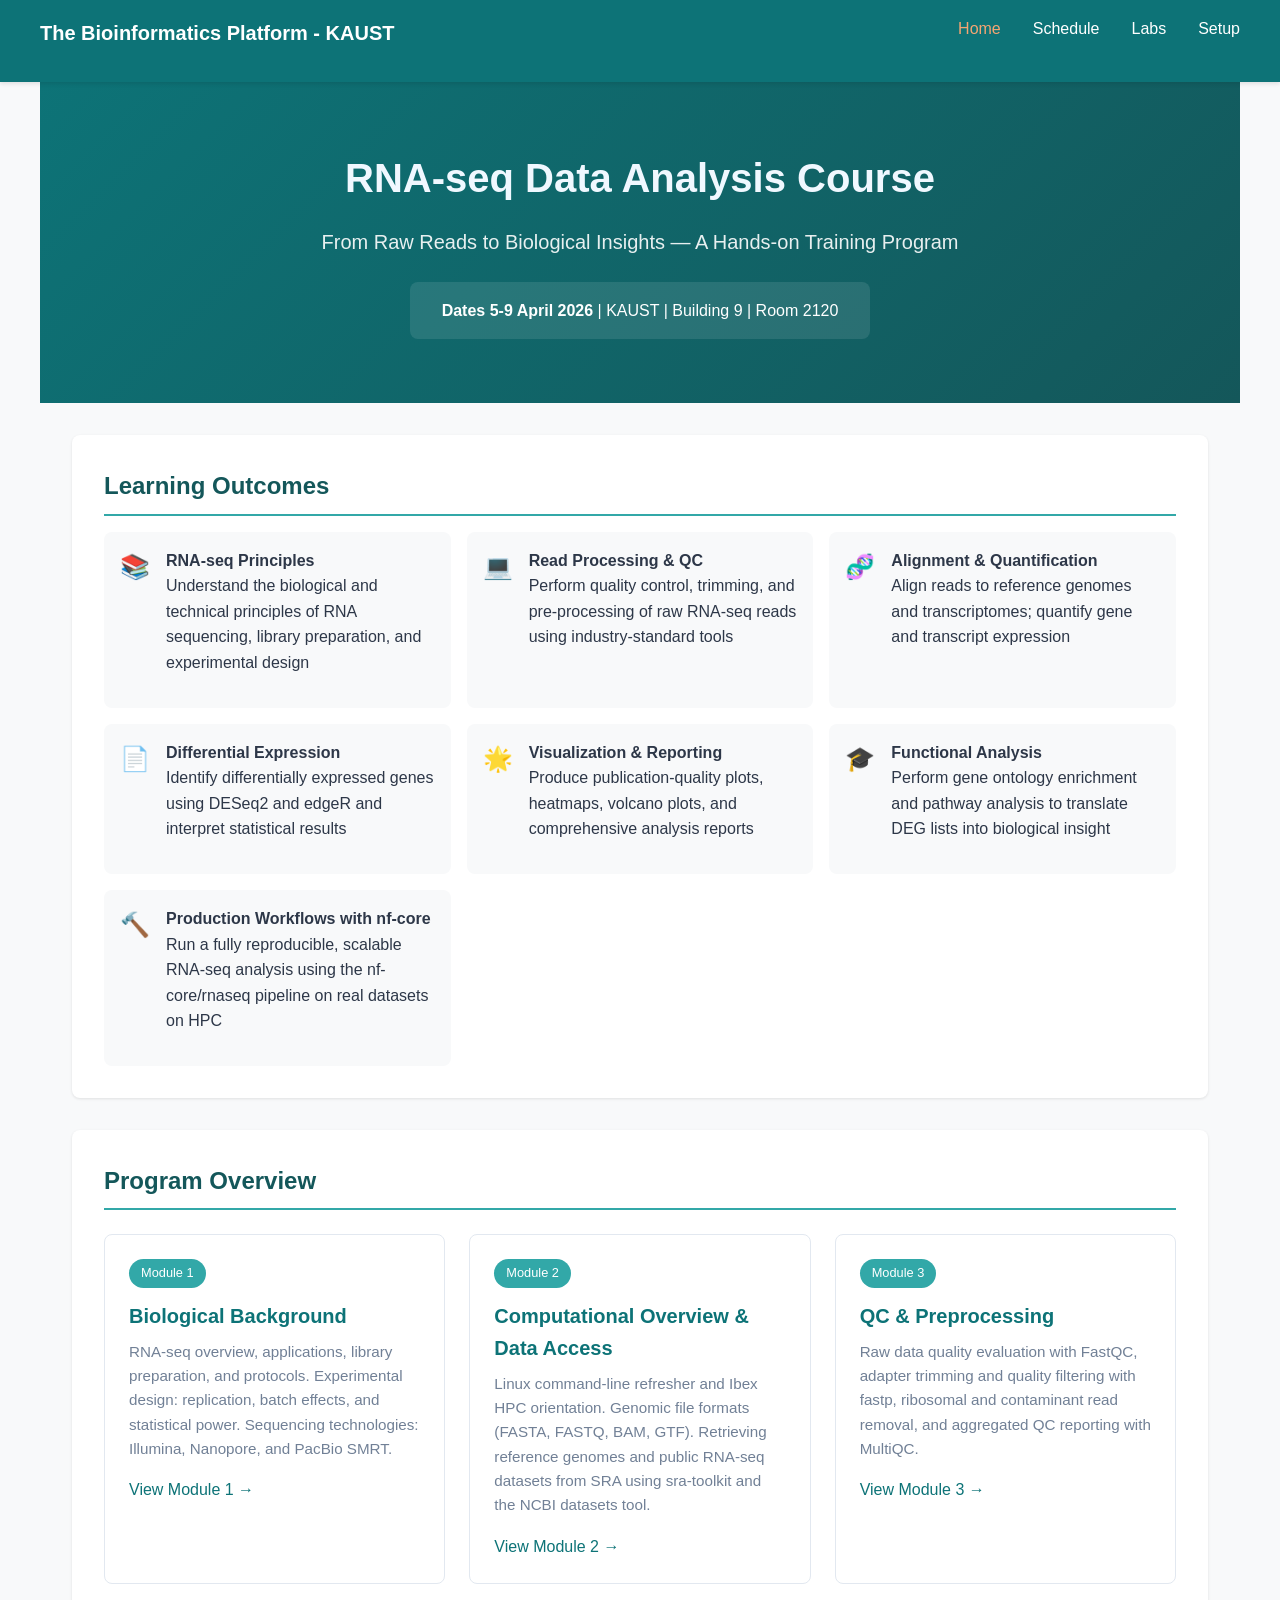
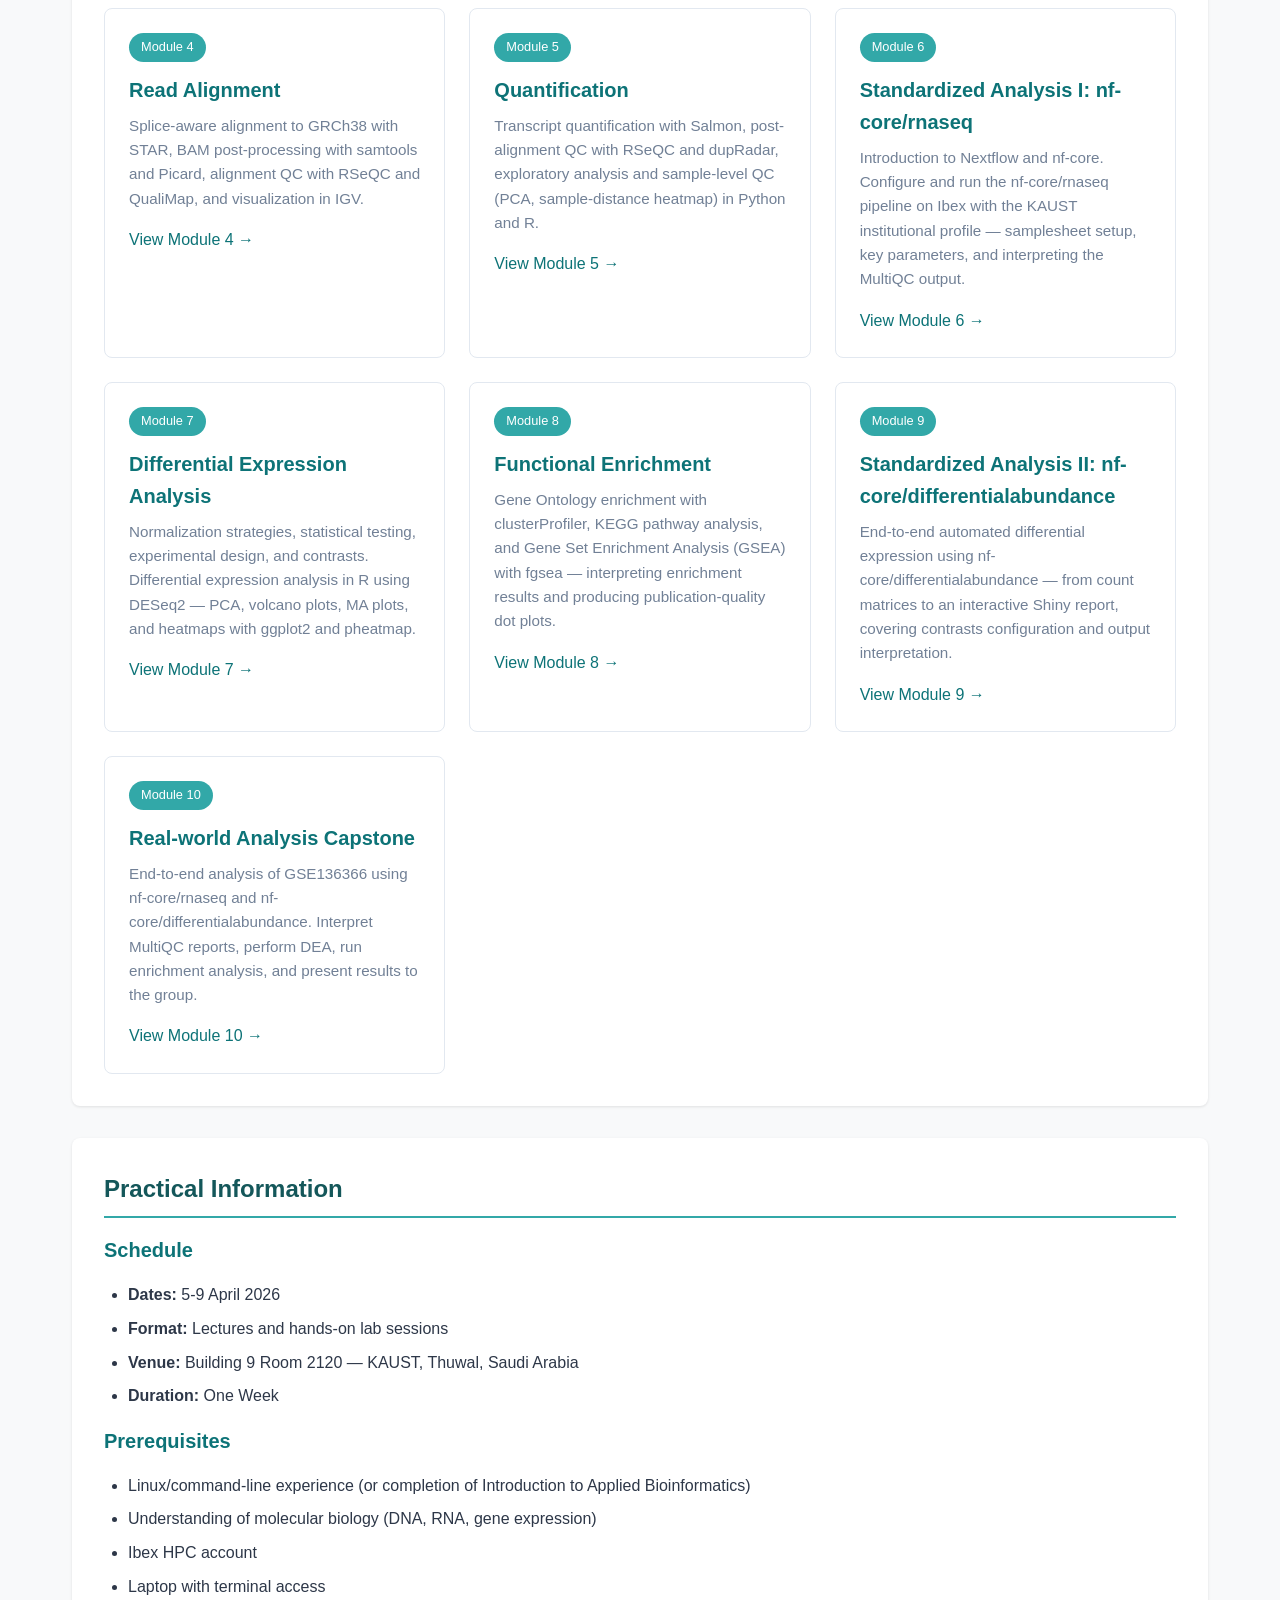
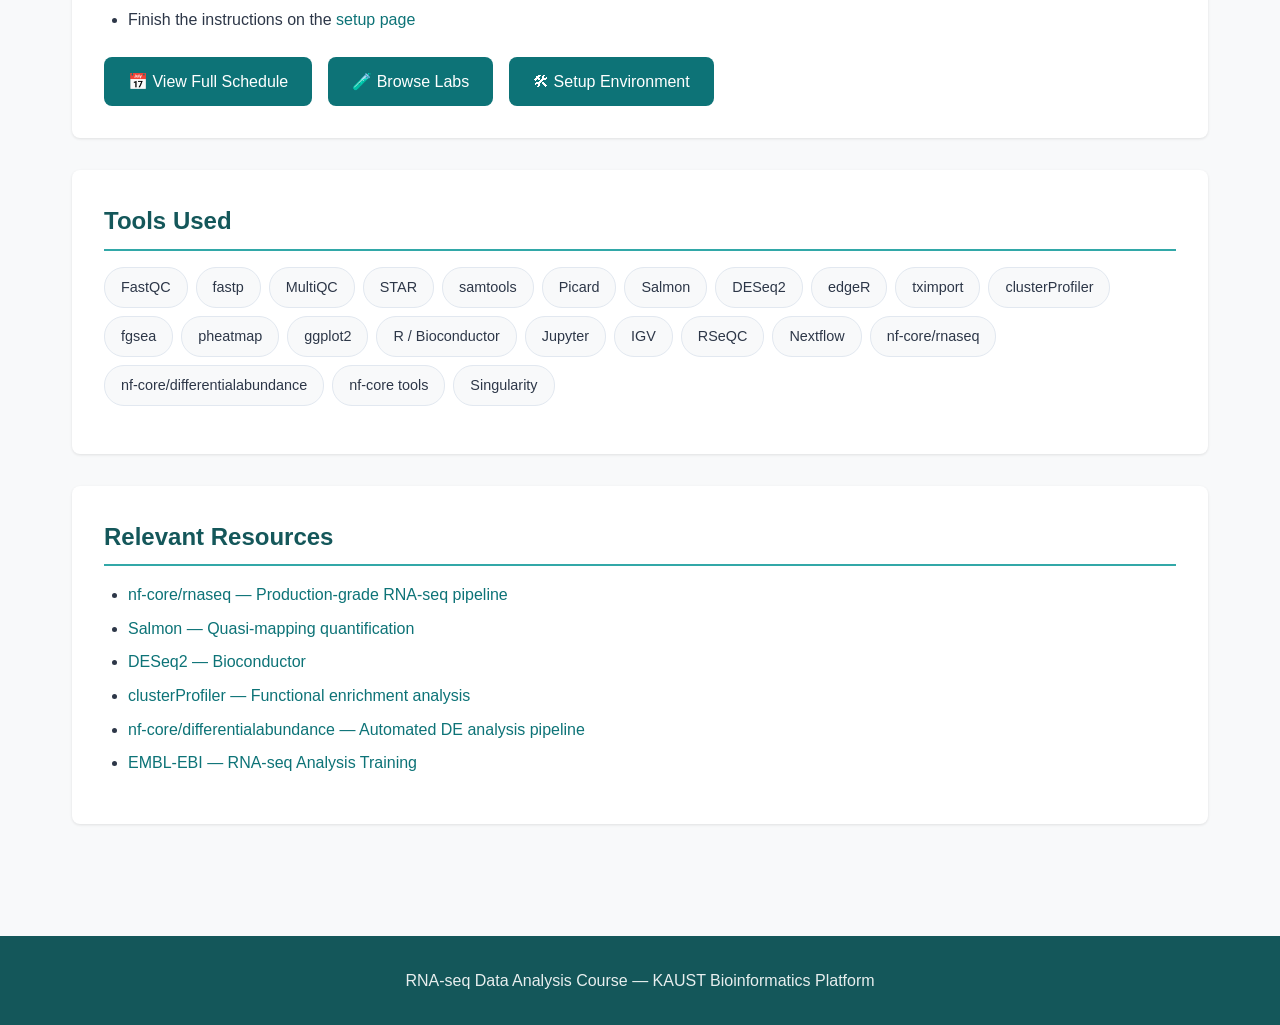
<file: index.html>
<!DOCTYPE html>
<html lang="en">
<head>
    <meta charset="UTF-8">
    <meta name="viewport" content="width=device-width, initial-scale=1.0">
    <title>RNA-seq Data Analysis Course</title>
    <link rel="stylesheet" href="css/style.css">
</head>
<body>
    <nav>
        <div class="nav-container">
            <a href="index.html" class="logo"><p>The Bioinformatics Platform - KAUST</p></a>
            <button class="nav-toggle" onclick="toggleNav()">&#9776;</button>
            <ul id="nav-menu">
                <li><a href="index.html" class="active">Home</a></li>
                <li><a href="html/schedule.html">Schedule</a></li>
                <li><a href="html/labs.html">Labs</a></li>
                <li><a href="html/setup.html">Setup</a></li>
            </ul>
        </div>
    </nav>

    <main>
        <div class="hero">
            <h1 style="color:aliceblue;">RNA-seq Data Analysis Course</h1>
            <p>From Raw Reads to Biological Insights — A Hands-on Training Program</p>
            <div class="dates">
                <strong>Dates 5-9 April 2026</strong> | KAUST | Building 9 | Room 2120
            </div>
        </div>

        <section>
            <h2>Learning Outcomes</h2>
            <div class="outcome-grid">
                <div class="outcome-item">
                    <span class="icon">&#128218;</span>
                    <div>
                        <strong>RNA-seq Principles</strong>
                        <p>Understand the biological and technical principles of RNA sequencing, library preparation, and experimental design</p>
                    </div>
                </div>
                <div class="outcome-item">
                    <span class="icon">&#128187;</span>
                    <div>
                        <strong>Read Processing &amp; QC</strong>
                        <p>Perform quality control, trimming, and pre-processing of raw RNA-seq reads using industry-standard tools</p>
                    </div>
                </div>
                <div class="outcome-item">
                    <span class="icon">&#129516;</span>
                    <div>
                        <strong>Alignment &amp; Quantification</strong>
                        <p>Align reads to reference genomes and transcriptomes; quantify gene and transcript expression</p>
                    </div>
                </div>
                <div class="outcome-item">
                    <span class="icon">&#128196;</span>
                    <div>
                        <strong>Differential Expression</strong>
                        <p>Identify differentially expressed genes using DESeq2 and edgeR and interpret statistical results</p>
                    </div>
                </div>
                <div class="outcome-item">
                    <span class="icon">&#127775;</span>
                    <div>
                        <strong>Visualization &amp; Reporting</strong>
                        <p>Produce publication-quality plots, heatmaps, volcano plots, and comprehensive analysis reports</p>
                    </div>
                </div>
                <div class="outcome-item">
                    <span class="icon">&#127891;</span>
                    <div>
                        <strong>Functional Analysis</strong>
                        <p>Perform gene ontology enrichment and pathway analysis to translate DEG lists into biological insight</p>
                    </div>
                </div>
                <div class="outcome-item">
                    <span class="icon">&#128296;</span>
                    <div>
                        <strong>Production Workflows with nf-core</strong>
                        <p>Run a fully reproducible, scalable RNA-seq analysis using the nf-core/rnaseq pipeline on real datasets on HPC</p>
                    </div>
                </div>
            </div>
        </section>

        <section>
            <h2>Program Overview</h2>
            <div class="card-grid">
                <div class="card">
                    <span class="tag">Module 1</span>
                    <h3>Biological Background</h3>
                    <p>RNA-seq overview, applications, library preparation, and protocols. Experimental design: replication, batch effects, and statistical power. Sequencing technologies: Illumina, Nanopore, and PacBio SMRT.</p>
                    <a href="html/schedule.html#module1">View Module 1 &rarr;</a>
                </div>
                <div class="card">
                    <span class="tag">Module 2</span>
                    <h3>Computational Overview &amp; Data Access</h3>
                    <p>Linux command-line refresher and Ibex HPC orientation. Genomic file formats (FASTA, FASTQ, BAM, GTF). Retrieving reference genomes and public RNA-seq datasets from SRA using sra-toolkit and the NCBI datasets tool.</p>
                    <a href="html/schedule.html#module2">View Module 2 &rarr;</a>
                </div>
                <div class="card">
                    <span class="tag">Module 3</span>
                    <h3>QC &amp; Preprocessing</h3>
                    <p>Raw data quality evaluation with FastQC, adapter trimming and quality filtering with fastp, ribosomal and contaminant read removal, and aggregated QC reporting with MultiQC.</p>
                    <a href="html/schedule.html#module3">View Module 3 &rarr;</a>
                </div>
                <div class="card">
                    <span class="tag">Module 4</span>
                    <h3>Read Alignment</h3>
                    <p>Splice-aware alignment to GRCh38 with STAR, BAM post-processing with samtools and Picard, alignment QC with RSeQC and QualiMap, and visualization in IGV.</p>
                    <a href="html/schedule.html#module4">View Module 4 &rarr;</a>
                </div>
                <div class="card">
                    <span class="tag">Module 5</span>
                    <h3>Quantification</h3>
                    <p>Transcript quantification with Salmon, post-alignment QC with RSeQC and dupRadar, exploratory analysis and sample-level QC (PCA, sample-distance heatmap) in Python and R.</p>
                    <a href="html/schedule.html#module5">View Module 5 &rarr;</a>
                </div>
                <div class="card">
                    <span class="tag">Module 6</span>
                    <h3>Standardized Analysis I: nf-core/rnaseq</h3>
                    <p>Introduction to Nextflow and nf-core. Configure and run the nf-core/rnaseq pipeline on Ibex with the KAUST institutional profile — samplesheet setup, key parameters, and interpreting the MultiQC output.</p>
                    <a href="html/schedule.html#module6">View Module 6 &rarr;</a>
                </div>
                <div class="card">
                    <span class="tag">Module 7</span>
                    <h3>Differential Expression Analysis</h3>
                    <p>Normalization strategies, statistical testing, experimental design, and contrasts. Differential expression analysis in R using DESeq2 — PCA, volcano plots, MA plots, and heatmaps with ggplot2 and pheatmap.</p>
                    <a href="html/schedule.html#module7">View Module 7 &rarr;</a>
                </div>
                <div class="card">
                    <span class="tag">Module 8</span>
                    <h3>Functional Enrichment</h3>
                    <p>Gene Ontology enrichment with clusterProfiler, KEGG pathway analysis, and Gene Set Enrichment Analysis (GSEA) with fgsea — interpreting enrichment results and producing publication-quality dot plots.</p>
                    <a href="html/schedule.html#module8">View Module 8 &rarr;</a>
                </div>
                <div class="card">
                    <span class="tag">Module 9</span>
                    <h3>Standardized Analysis II: nf-core/differentialabundance</h3>
                    <p>End-to-end automated differential expression using nf-core/differentialabundance — from count matrices to an interactive Shiny report, covering contrasts configuration and output interpretation.</p>
                    <a href="html/schedule.html#module9">View Module 9 &rarr;</a>
                </div>
                <div class="card">
                    <span class="tag">Module 10</span>
                    <h3>Real-world Analysis Capstone</h3>
                    <p>End-to-end analysis of GSE136366 using nf-core/rnaseq and nf-core/differentialabundance. Interpret MultiQC reports, perform DEA, run enrichment analysis, and present results to the group.</p>
                    <a href="html/schedule.html#module10">View Module 10 &rarr;</a>
                </div>
            </div>
        </section>

        <section>
            <h2>Practical Information</h2>

            <h3>Schedule</h3>
            <ul>
                <li><strong>Dates:</strong> 5-9 April 2026</li>
                <li><strong>Format:</strong> Lectures and hands-on lab sessions</li>
                <li><strong>Venue:</strong> Building 9 Room 2120 — KAUST, Thuwal, Saudi Arabia</li>
                <li><strong>Duration:</strong> One Week</li>
            </ul>

            <h3>Prerequisites</h3>
            <ul>
                <li>Linux/command-line experience (or completion of Introduction to Applied Bioinformatics)</li>
                <li>Understanding of molecular biology (DNA, RNA, gene expression)</li>
                <li>Ibex HPC account</li>
                <li>Laptop with terminal access</li>
                <li>Finish the instructions on the <a href='html/setup.html'>setup page</a></li>
            </ul>

            
            <div class="quick-links">
                <a href="html/schedule.html" class="quick-link">&#128197; View Full Schedule</a>
                <a href="html/labs.html" class="quick-link">&#129514; Browse Labs</a>
                <a href="html/setup.html" class="quick-link">&#128736; Setup Environment</a>
            </div>
        </section>

        <section>
            <h2>Tools Used</h2>
            <div class="tools-list">
                <span class="tool-tag">FastQC</span>
                <span class="tool-tag">fastp</span>
                <span class="tool-tag">MultiQC</span>
                <span class="tool-tag">STAR</span>
                <span class="tool-tag">samtools</span>
                <span class="tool-tag">Picard</span>
                <span class="tool-tag">Salmon</span>
                <span class="tool-tag">DESeq2</span>
                <span class="tool-tag">edgeR</span>
                <span class="tool-tag">tximport</span>
                <span class="tool-tag">clusterProfiler</span>
                <span class="tool-tag">fgsea</span>
                <span class="tool-tag">pheatmap</span>
                <span class="tool-tag">ggplot2</span>
                <span class="tool-tag">R / Bioconductor</span>
                <span class="tool-tag">Jupyter</span>
                <span class="tool-tag">IGV</span>
                <span class="tool-tag">RSeQC</span>
                <span class="tool-tag">Nextflow</span>
                <span class="tool-tag">nf-core/rnaseq</span>
                <span class="tool-tag">nf-core/differentialabundance</span>
                <span class="tool-tag">nf-core tools</span>
                <span class="tool-tag">Singularity</span>
            </div>
        </section>

        <section>
            <h2>Relevant Resources</h2>
            <ul>
                <li><a href="https://nf-co.re/rnaseq" target="_blank" rel="noopener">nf-core/rnaseq — Production-grade RNA-seq pipeline</a></li>
                <li><a href="https://combine-lab.github.io/salmon/" target="_blank" rel="noopener">Salmon — Quasi-mapping quantification</a></li>
                <li><a href="https://bioconductor.org/packages/release/bioc/html/DESeq2.html" target="_blank" rel="noopener">DESeq2 — Bioconductor</a></li>
                <li><a href="https://www.bioconductor.org/packages/release/bioc/html/clusterProfiler.html" target="_blank" rel="noopener">clusterProfiler — Functional enrichment analysis</a></li>
                <li><a href="https://nf-co.re/differentialabundance" target="_blank" rel="noopener">nf-core/differentialabundance — Automated DE analysis pipeline</a></li>
                <li><a href="https://www.ebi.ac.uk/training/online/courses/functional-genomics-ii-common-technologies-and-data-analysis-methods/rna-sequencing/" target="_blank" rel="noopener">EMBL-EBI — RNA-seq Analysis Training</a></li>
            </ul>
        </section>
    </main>

    <footer>
        <p>RNA-seq Data Analysis Course — KAUST Bioinformatics Platform</p>
    </footer>

    <script>
        function toggleNav() {
            document.getElementById('nav-menu').classList.toggle('show');
        }
    </script>
</body>
</html>
</file>
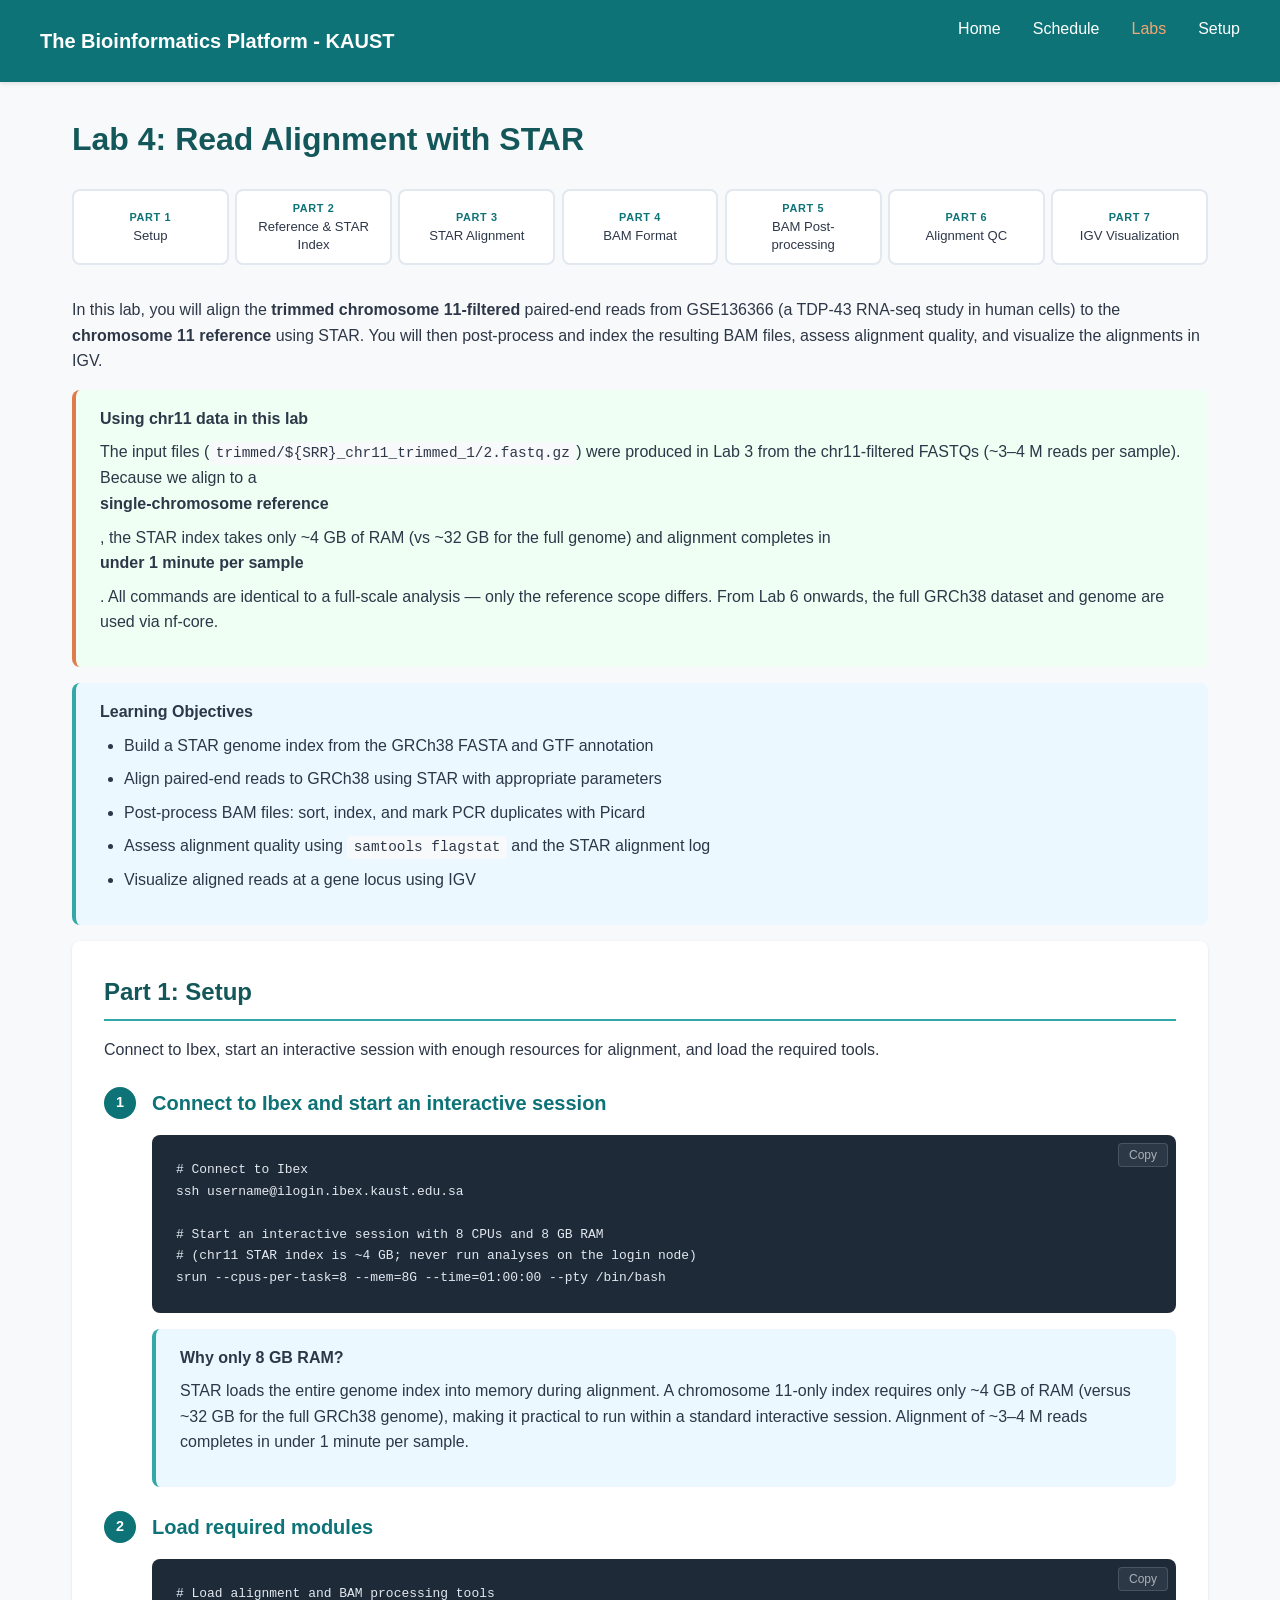
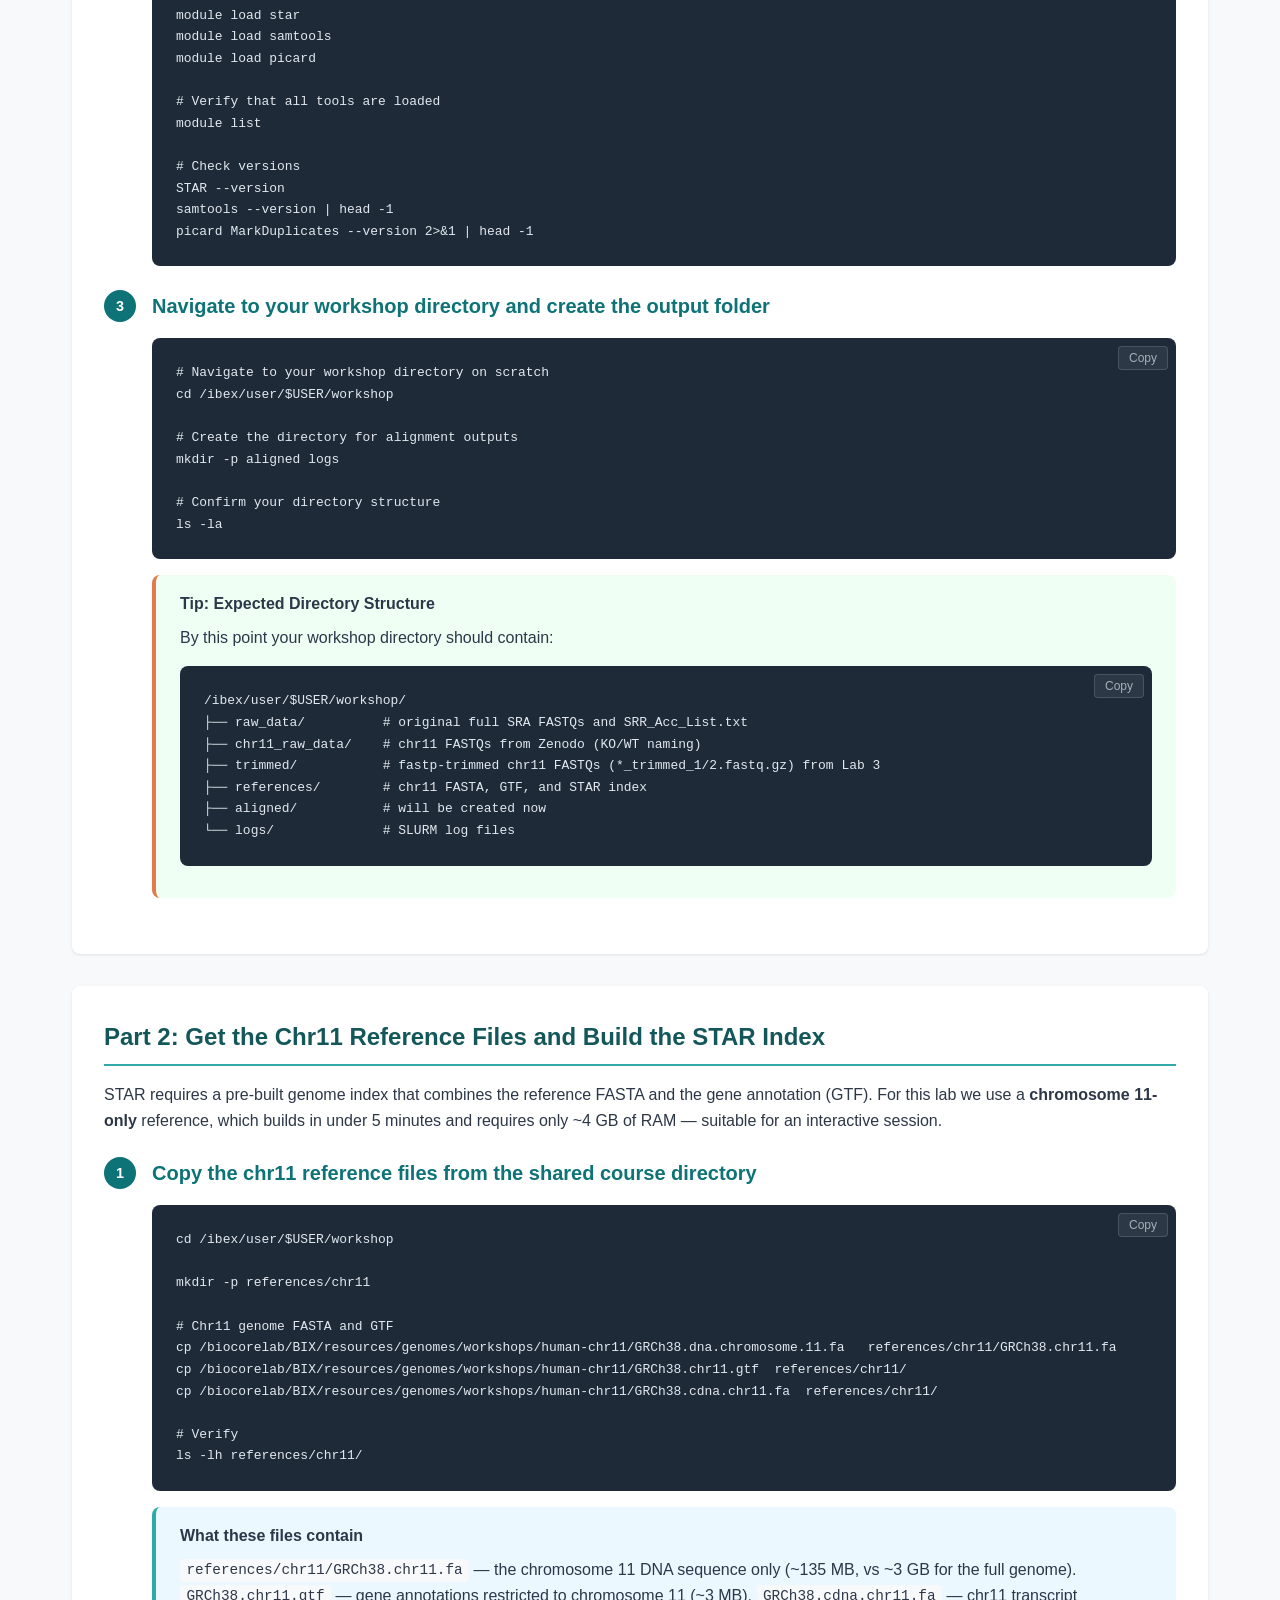
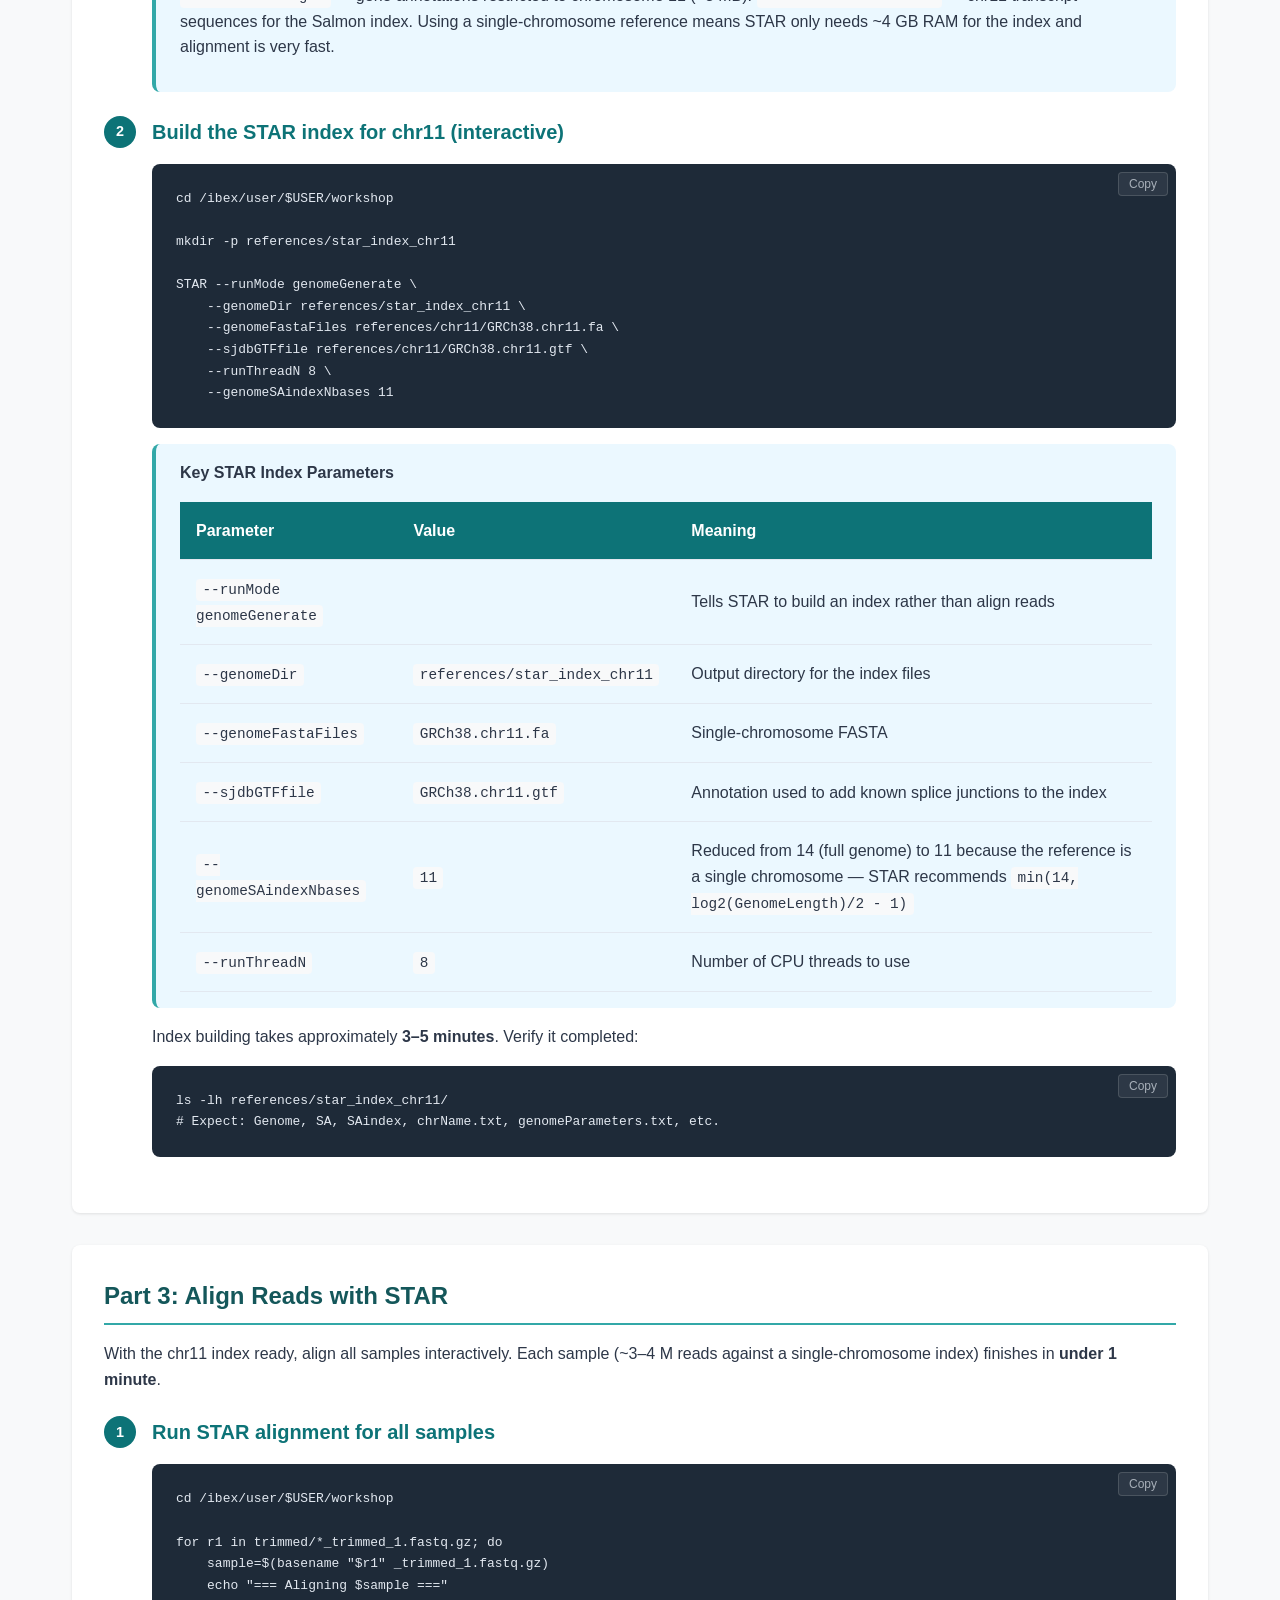
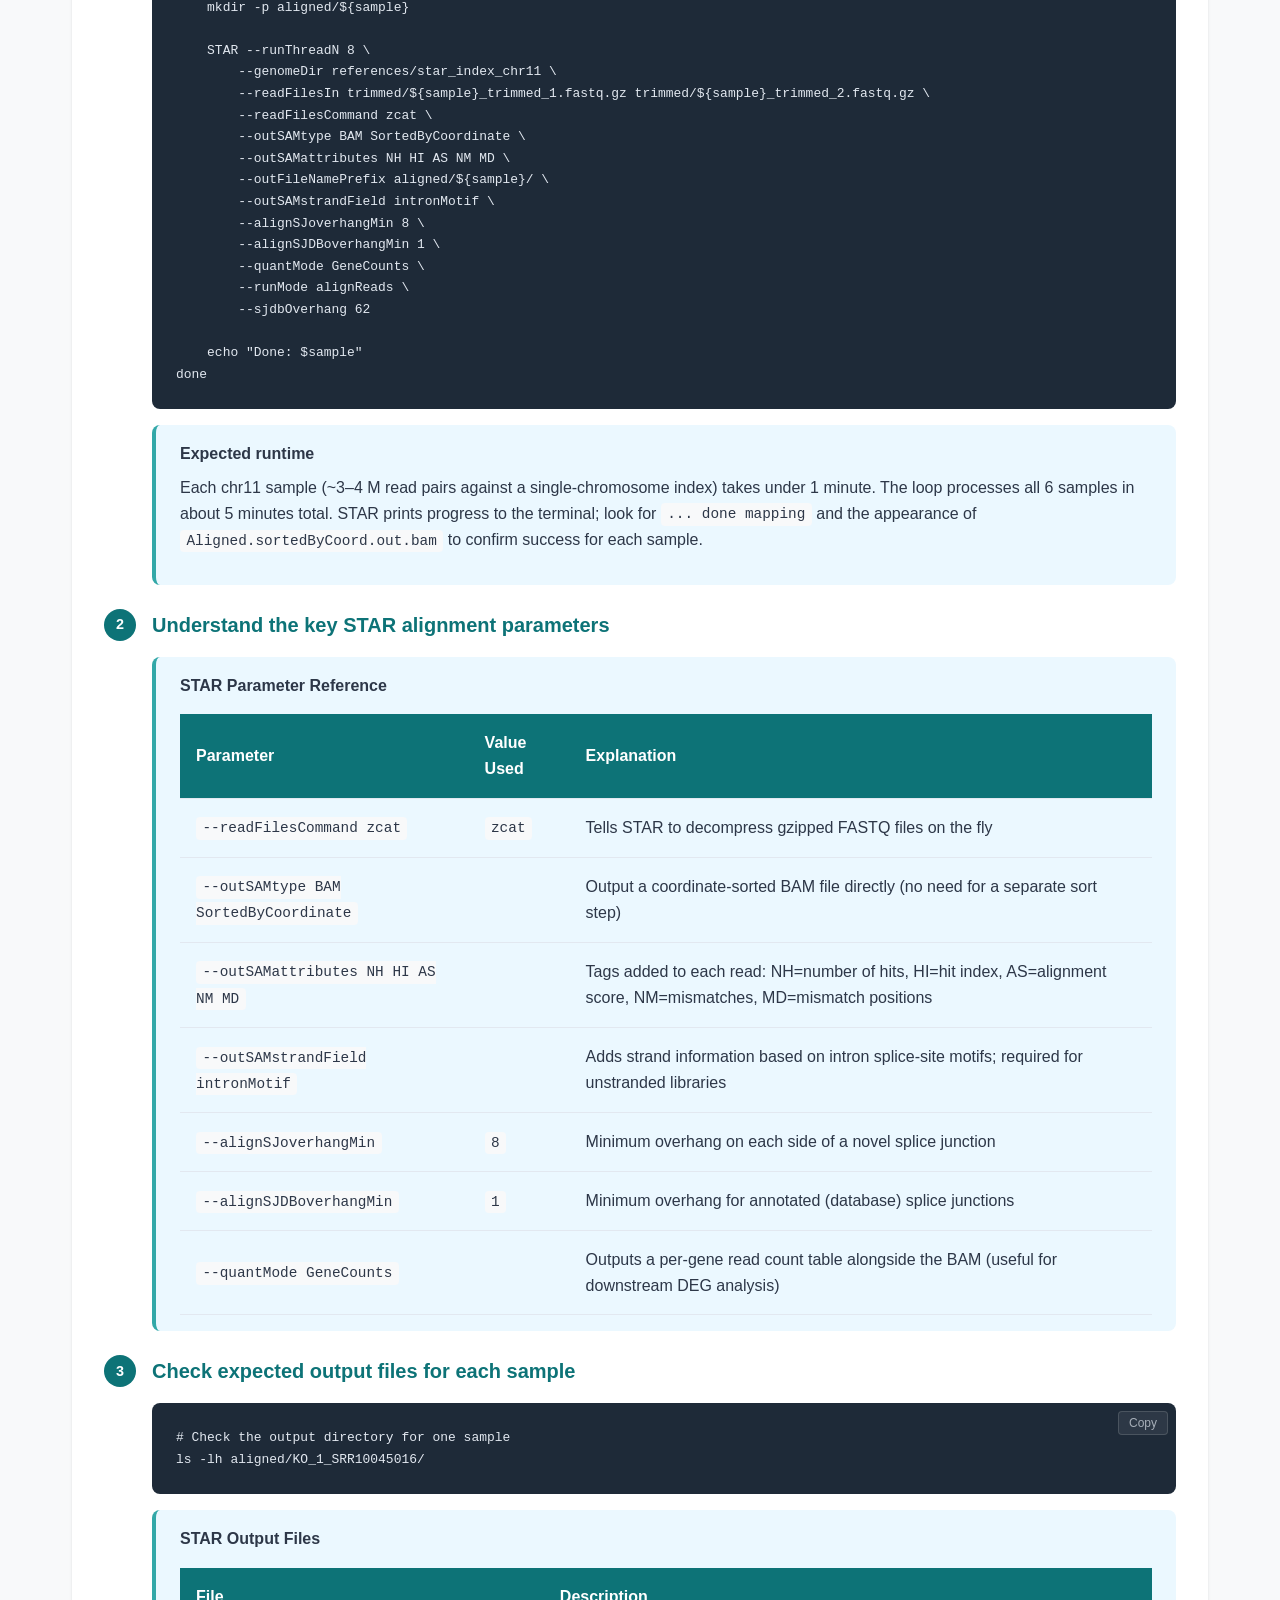
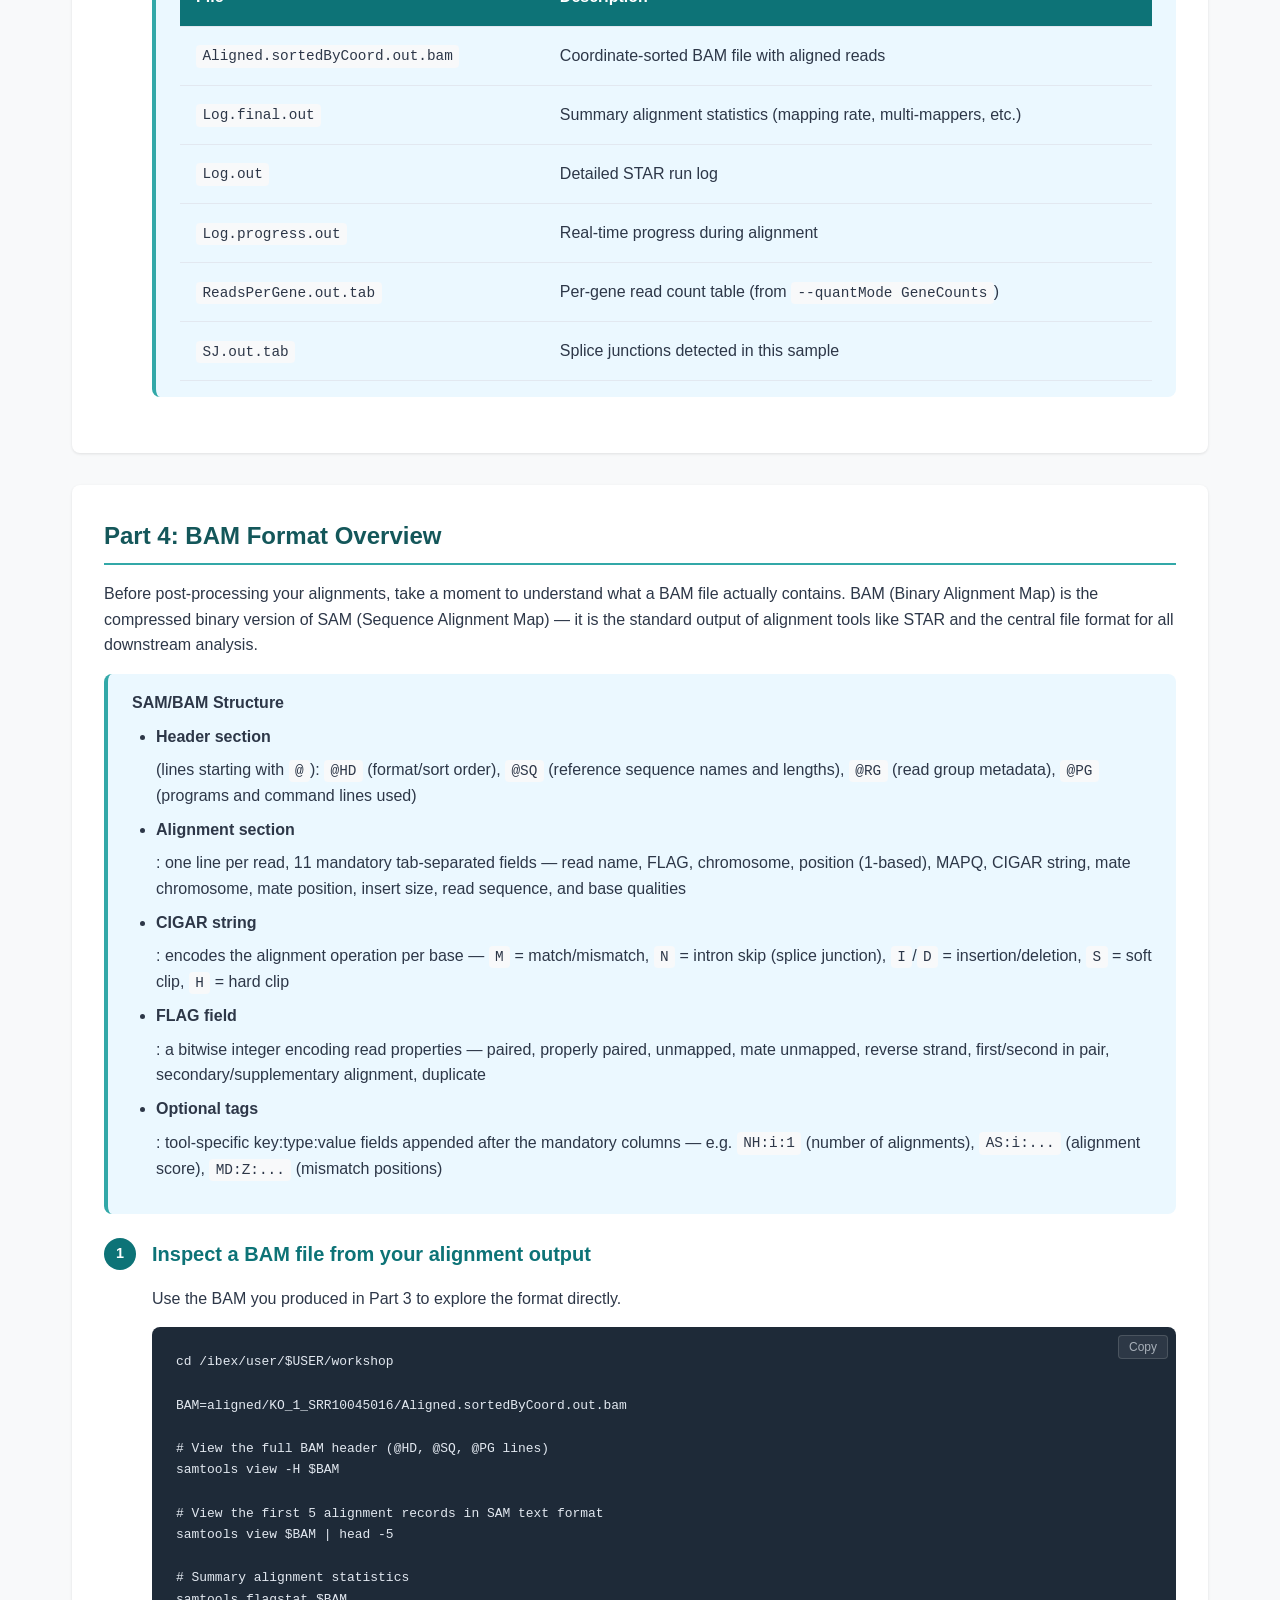
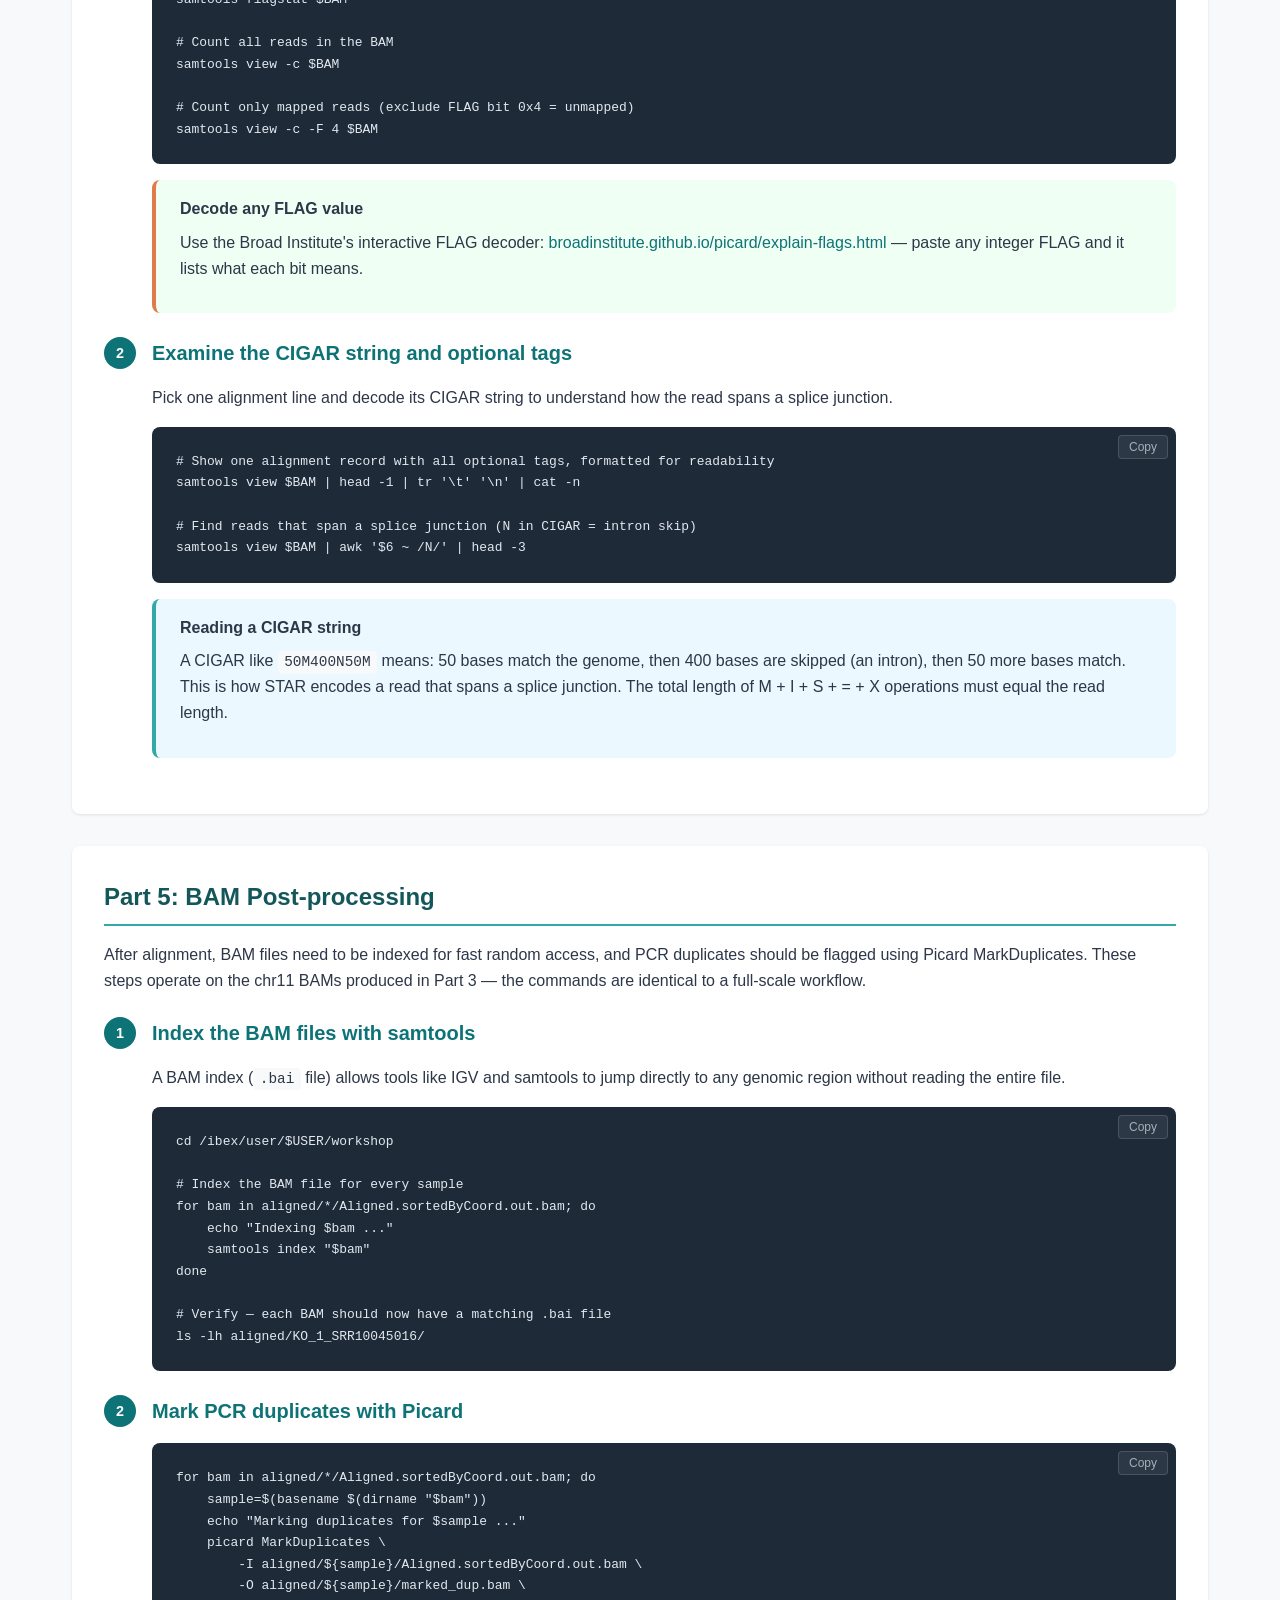
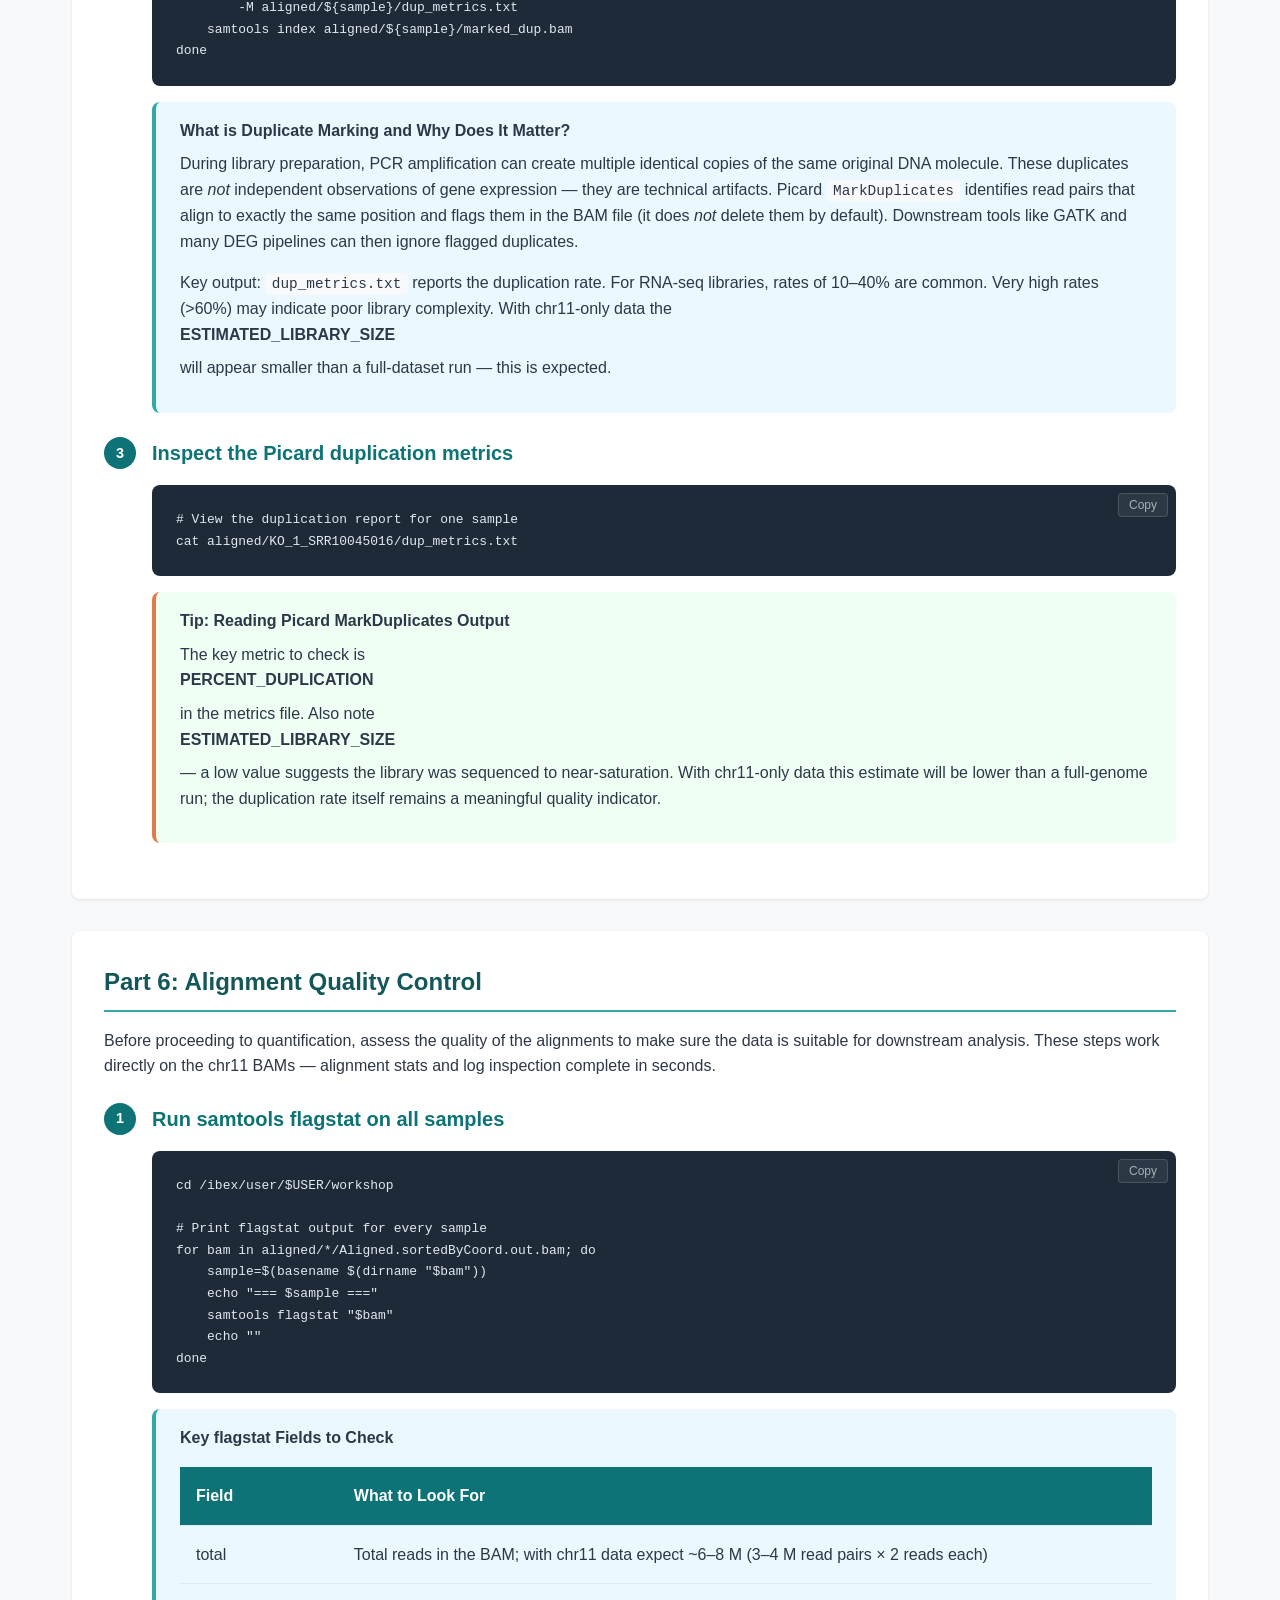
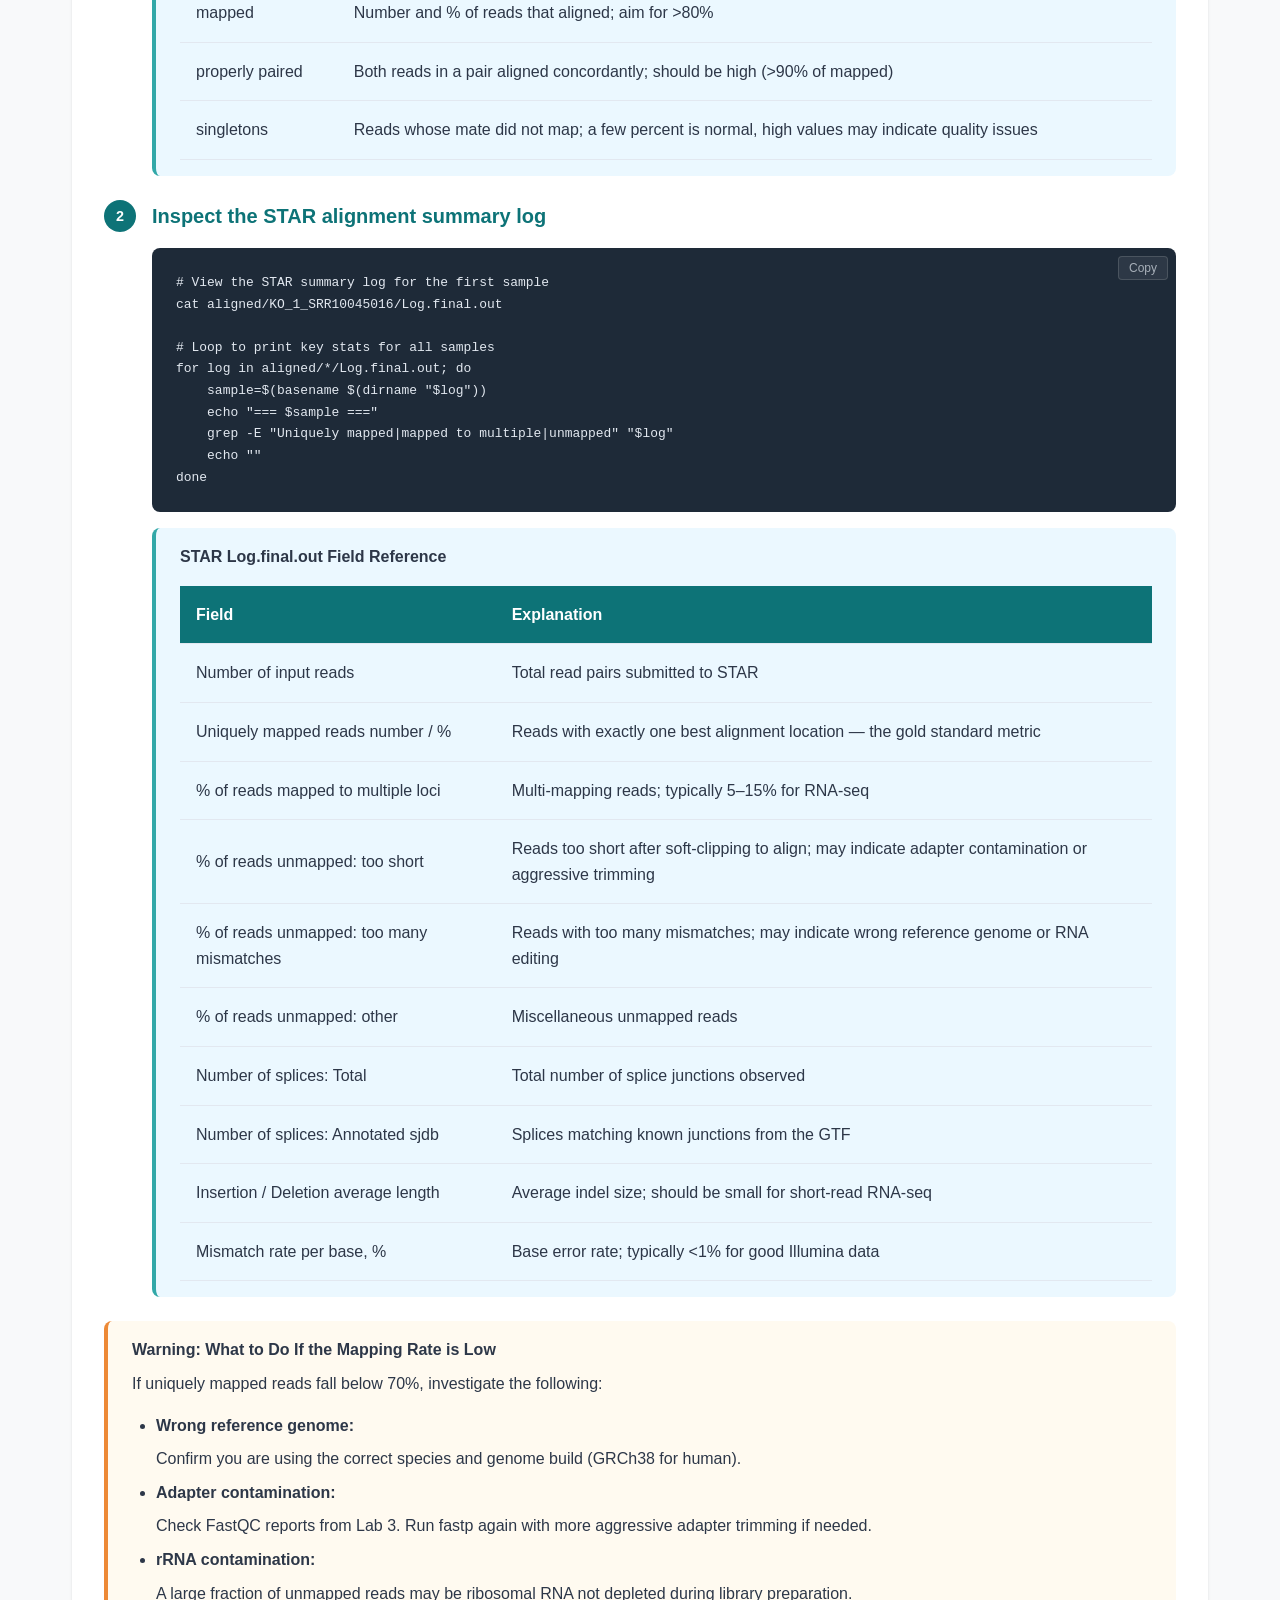
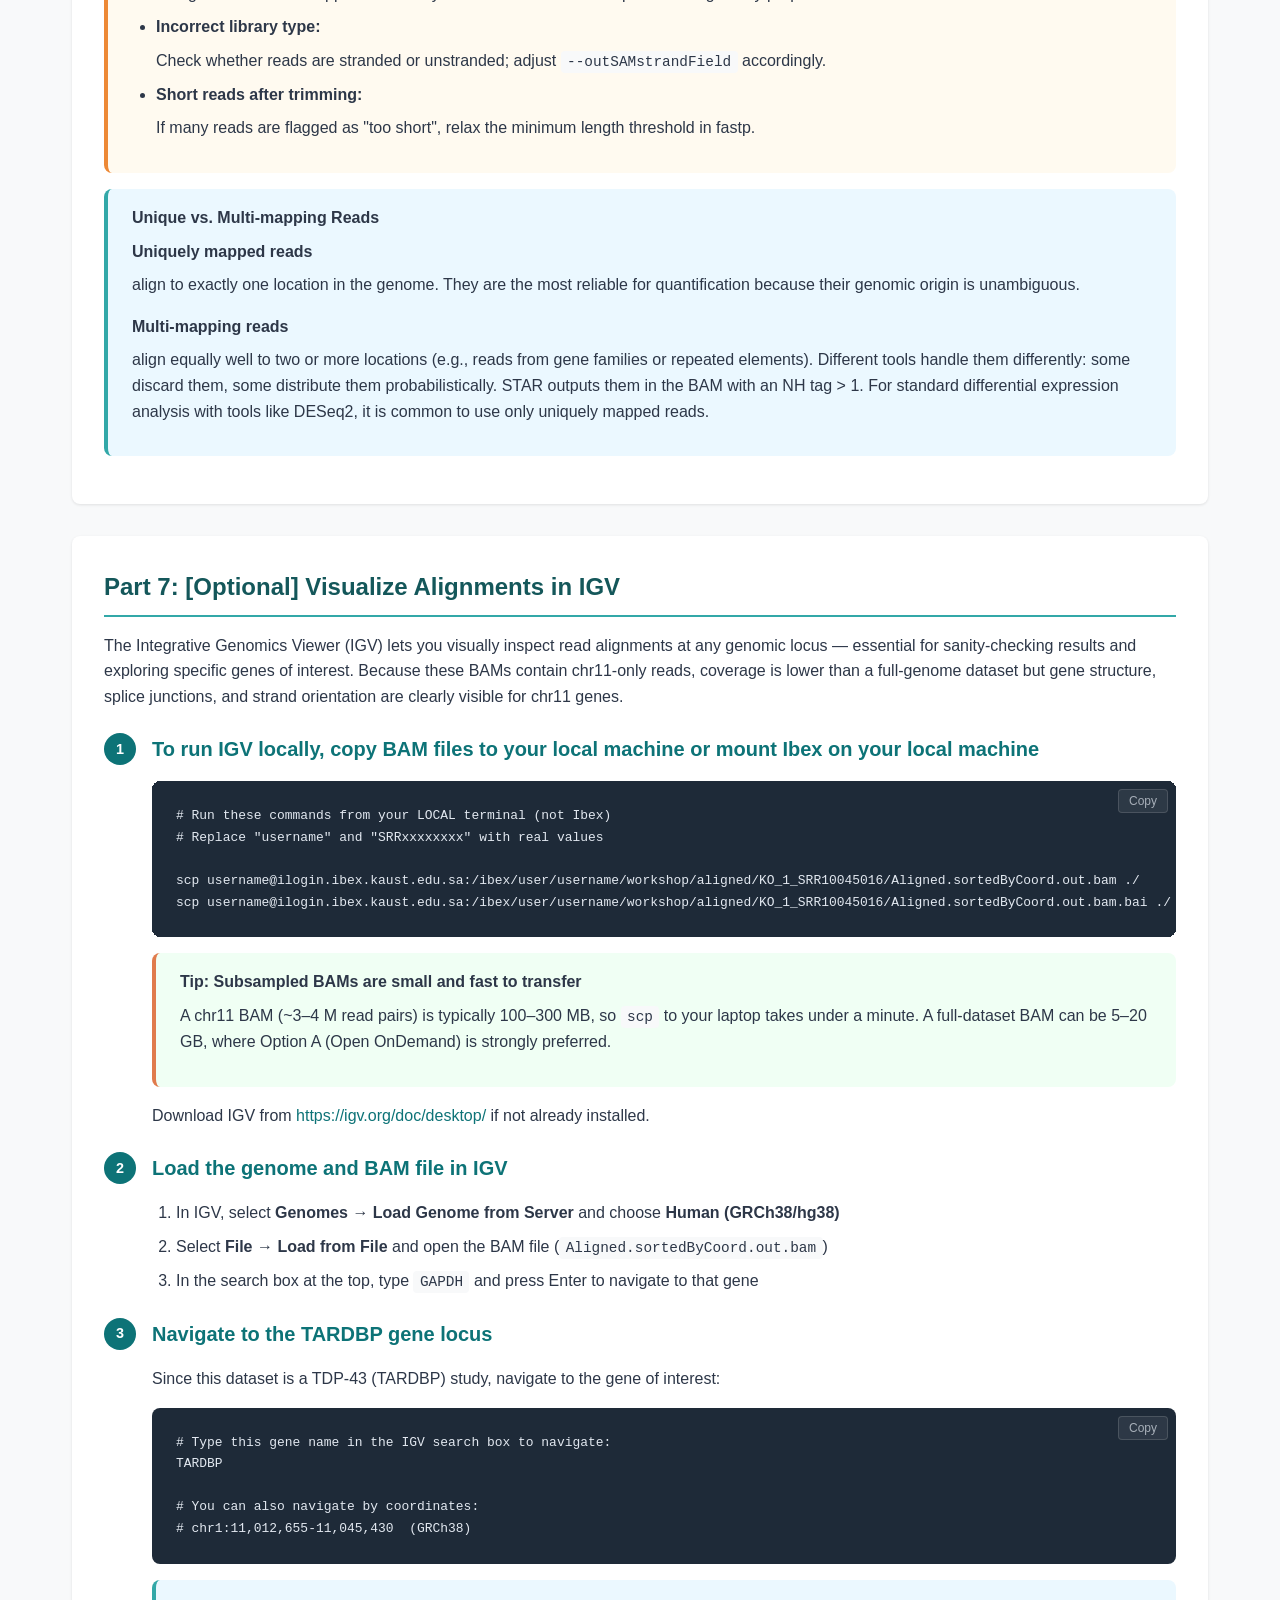
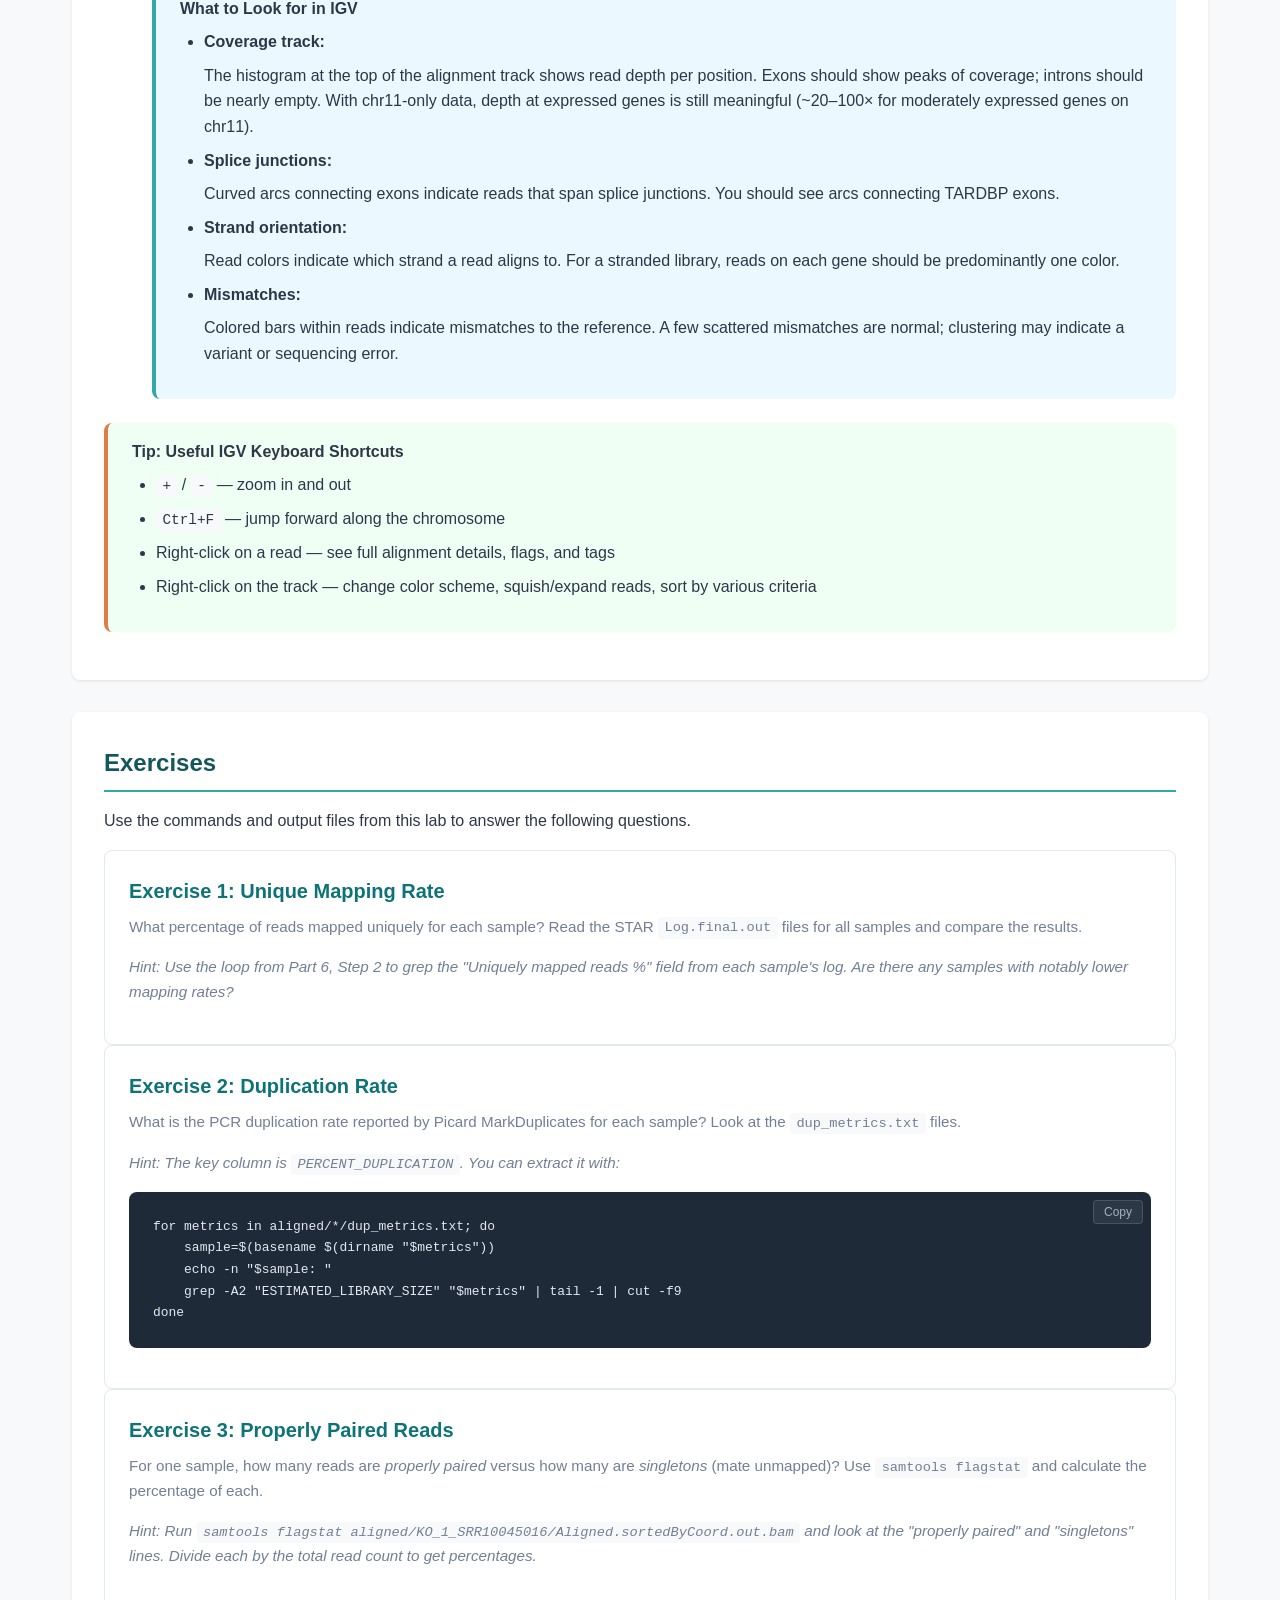
<file: html/lab-alignment.html>
<!DOCTYPE html>
<html lang="en">
<head>
    <meta charset="UTF-8">
    <meta name="viewport" content="width=device-width, initial-scale=1.0">
    <title>Lab 4: Read Alignment with STAR — RNA-seq Data Analysis Course</title>
    <link rel="stylesheet" href="../css/style.css">
</head>
<body>
    <nav>
        <div class="nav-container">
            <a href="../index.html" class="logo">The Bioinformatics Platform - KAUST</a>
            <button class="nav-toggle" onclick="toggleNav()">&#9776;</button>
            <ul id="nav-menu">
                <li><a href="../index.html">Home</a></li>
                <li><a href="schedule.html">Schedule</a></li>
                <li><a href="labs.html" class="active">Labs</a></li>
                <li><a href="setup.html">Setup</a></li>
            </ul>
        </div>
    </nav>

    <main>
        <h1>Lab 4: Read Alignment with STAR</h1>

        <div class="lab-nav">
            <a href="#part1"><span class="part-num">Part 1</span><span class="part-label">Setup</span></a>
            <a href="#part2"><span class="part-num">Part 2</span><span class="part-label">Reference &amp; STAR Index</span></a>
            <a href="#part3"><span class="part-num">Part 3</span><span class="part-label">STAR Alignment</span></a>
            <a href="#part4"><span class="part-num">Part 4</span><span class="part-label">BAM Format</span></a>
            <a href="#part5"><span class="part-num">Part 5</span><span class="part-label">BAM Post-processing</span></a>
            <a href="#part6"><span class="part-num">Part 6</span><span class="part-label">Alignment QC</span></a>
            <a href="#part7"><span class="part-num">Part 7</span><span class="part-label">IGV Visualization</span></a>
        </div>
        <p>In this lab, you will align the <strong>trimmed chromosome 11-filtered</strong> paired-end reads from GSE136366 (a TDP-43 RNA-seq study in human cells) to the <strong>chromosome 11 reference</strong> using STAR. You will then post-process and index the resulting BAM files, assess alignment quality, and visualize the alignments in IGV.</p>

        <div class="info-box tip">
            <strong>Using chr11 data in this lab</strong>
            <p>The input files (<code>trimmed/${SRR}_chr11_trimmed_1/2.fastq.gz</code>) were produced in Lab 3 from the chr11-filtered FASTQs (~3–4 M reads per sample). Because we align to a <strong>single-chromosome reference</strong>, the STAR index takes only ~4 GB of RAM (vs ~32 GB for the full genome) and alignment completes in <strong>under 1 minute per sample</strong>. All commands are identical to a full-scale analysis — only the reference scope differs. From Lab 6 onwards, the full GRCh38 dataset and genome are used via nf-core.
            </p>
        </div>

        <div class="info-box note">
            <strong>Learning Objectives</strong>
            <ul>
                <li>Build a STAR genome index from the GRCh38 FASTA and GTF annotation</li>
                <li>Align paired-end reads to GRCh38 using STAR with appropriate parameters</li>
                <li>Post-process BAM files: sort, index, and mark PCR duplicates with Picard</li>
                <li>Assess alignment quality using <code>samtools flagstat</code> and the STAR alignment log</li>
                <li>Visualize aligned reads at a gene locus using IGV</li>
            </ul>
        </div>

        <!-- ======================== -->
        <!-- Part 1: Setup            -->
        <!-- ======================== -->
        <section id="part1">
            <h2>Part 1: Setup</h2>
            <p>Connect to Ibex, start an interactive session with enough resources for alignment, and load the required tools.</p>

            <div class="step" data-step="1">
                <h3>Connect to Ibex and start an interactive session</h3>
                <pre><code># Connect to Ibex
ssh username@ilogin.ibex.kaust.edu.sa

# Start an interactive session with 8 CPUs and 8 GB RAM
# (chr11 STAR index is ~4 GB; never run analyses on the login node)
srun --cpus-per-task=8 --mem=8G --time=01:00:00 --pty /bin/bash</code></pre>
                <div class="info-box note">
                    <strong>Why only 8 GB RAM?</strong>
                    <p>STAR loads the entire genome index into memory during alignment. A chromosome 11-only index requires only ~4 GB of RAM (versus ~32 GB for the full GRCh38 genome), making it practical to run within a standard interactive session. Alignment of ~3–4 M reads completes in under 1 minute per sample.</p>
                </div>
            </div>

            <div class="step" data-step="2">
                <h3>Load required modules</h3>
                <pre><code># Load alignment and BAM processing tools
module load star
module load samtools
module load picard

# Verify that all tools are loaded
module list

# Check versions
STAR --version
samtools --version | head -1
picard MarkDuplicates --version 2>&1 | head -1</code></pre>
            </div>

            <div class="step" data-step="3">
                <h3>Navigate to your workshop directory and create the output folder</h3>
                <pre><code># Navigate to your workshop directory on scratch
cd /ibex/user/$USER/workshop

# Create the directory for alignment outputs
mkdir -p aligned logs

# Confirm your directory structure
ls -la</code></pre>
                <div class="info-box tip">
                    <strong>Tip: Expected Directory Structure</strong>
                    <p>By this point your workshop directory should contain:</p>
                    <pre><code>/ibex/user/$USER/workshop/
├── raw_data/          # original full SRA FASTQs and SRR_Acc_List.txt
├── chr11_raw_data/    # chr11 FASTQs from Zenodo (KO/WT naming)
├── trimmed/           # fastp-trimmed chr11 FASTQs (*_trimmed_1/2.fastq.gz) from Lab 3
├── references/        # chr11 FASTA, GTF, and STAR index
├── aligned/           # will be created now
└── logs/              # SLURM log files</code></pre>
                </div>
            </div>
        </section>

        <!-- ================================ -->
        <!-- Part 2: Build STAR Genome Index  -->
        <!-- ================================ -->
        <section id="part2">
            <h2>Part 2: Get the Chr11 Reference Files and Build the STAR Index</h2>
            <p>STAR requires a pre-built genome index that combines the reference FASTA and the gene annotation (GTF). For this lab we use a <strong>chromosome 11-only</strong> reference, which builds in under 5 minutes and requires only ~4 GB of RAM — suitable for an interactive session.</p>

            <div class="step" data-step="1">
                <h3>Copy the chr11 reference files from the shared course directory</h3>
                <pre><code>cd /ibex/user/$USER/workshop

mkdir -p references/chr11

# Chr11 genome FASTA and GTF
cp /biocorelab/BIX/resources/genomes/workshops/human-chr11/GRCh38.dna.chromosome.11.fa   references/chr11/GRCh38.chr11.fa
cp /biocorelab/BIX/resources/genomes/workshops/human-chr11/GRCh38.chr11.gtf  references/chr11/
cp /biocorelab/BIX/resources/genomes/workshops/human-chr11/GRCh38.cdna.chr11.fa  references/chr11/

# Verify
ls -lh references/chr11/</code></pre>
                <div class="info-box note">
                    <strong>What these files contain</strong>
                    <p><code>references/chr11/GRCh38.chr11.fa</code> — the chromosome 11 DNA sequence only (~135 MB, vs ~3 GB for the full genome). <code>GRCh38.chr11.gtf</code> — gene annotations restricted to chromosome 11 (~3 MB). <code>GRCh38.cdna.chr11.fa</code> — chr11 transcript sequences for the Salmon index. Using a single-chromosome reference means STAR only needs ~4 GB RAM for the index and alignment is very fast.</p>
                </div>
            </div>

            <div class="step" data-step="2">
                <h3>Build the STAR index for chr11 (interactive)</h3>
                <pre><code>cd /ibex/user/$USER/workshop

mkdir -p references/star_index_chr11

STAR --runMode genomeGenerate \
    --genomeDir references/star_index_chr11 \
    --genomeFastaFiles references/chr11/GRCh38.chr11.fa \
    --sjdbGTFfile references/chr11/GRCh38.chr11.gtf \
    --runThreadN 8 \
    --genomeSAindexNbases 11</code></pre>
                <div class="info-box note">
                    <strong>Key STAR Index Parameters</strong>
                    <table class="schedule-table">
                        <tr><th>Parameter</th><th>Value</th><th>Meaning</th></tr>
                        <tr><td><code>--runMode genomeGenerate</code></td><td></td><td>Tells STAR to build an index rather than align reads</td></tr>
                        <tr><td><code>--genomeDir</code></td><td><code>references/star_index_chr11</code></td><td>Output directory for the index files</td></tr>
                        <tr><td><code>--genomeFastaFiles</code></td><td><code>GRCh38.chr11.fa</code></td><td>Single-chromosome FASTA</td></tr>
                        <tr><td><code>--sjdbGTFfile</code></td><td><code>GRCh38.chr11.gtf</code></td><td>Annotation used to add known splice junctions to the index</td></tr>
                        <tr><td><code>--genomeSAindexNbases</code></td><td><code>11</code></td><td>Reduced from 14 (full genome) to 11 because the reference is a single chromosome — STAR recommends <code>min(14, log2(GenomeLength)/2 - 1)</code></td></tr>
                        <tr><td><code>--runThreadN</code></td><td><code>8</code></td><td>Number of CPU threads to use</td></tr>
                    </table>
                </div>
                <p>Index building takes approximately <strong>3–5 minutes</strong>. Verify it completed:</p>
                <pre><code>ls -lh references/star_index_chr11/
# Expect: Genome, SA, SAindex, chrName.txt, genomeParameters.txt, etc.</code></pre>
            </div>
        </section>

        <!-- ============================== -->
        <!-- Part 3: Align Reads with STAR  -->
        <!-- ============================== -->
        <section id="part3">
            <h2>Part 3: Align Reads with STAR</h2>
            <p>With the chr11 index ready, align all samples interactively. Each sample (~3–4 M reads against a single-chromosome index) finishes in <strong>under 1 minute</strong>.</p>

            <div class="step" data-step="1">
                <h3>Run STAR alignment for all samples</h3>
                <pre><code>cd /ibex/user/$USER/workshop

for r1 in trimmed/*_trimmed_1.fastq.gz; do
    sample=$(basename "$r1" _trimmed_1.fastq.gz)
    echo "=== Aligning $sample ==="
    mkdir -p aligned/${sample}

    STAR --runThreadN 8 \
        --genomeDir references/star_index_chr11 \
        --readFilesIn trimmed/${sample}_trimmed_1.fastq.gz trimmed/${sample}_trimmed_2.fastq.gz \
        --readFilesCommand zcat \
        --outSAMtype BAM SortedByCoordinate \
        --outSAMattributes NH HI AS NM MD \
        --outFileNamePrefix aligned/${sample}/ \
        --outSAMstrandField intronMotif \
        --alignSJoverhangMin 8 \
        --alignSJDBoverhangMin 1 \
        --quantMode GeneCounts \
        --runMode alignReads \
        --sjdbOverhang 62

    echo "Done: $sample"
done</code></pre>
                <div class="info-box note">
                    <strong>Expected runtime</strong>
                    <p>Each chr11 sample (~3–4 M read pairs against a single-chromosome index) takes under 1 minute. The loop processes all 6 samples in about 5 minutes total. STAR prints progress to the terminal; look for <code>... done mapping</code> and the appearance of <code>Aligned.sortedByCoord.out.bam</code> to confirm success for each sample.</p>
                </div>
            </div>

            <div class="step" data-step="2">
                <h3>Understand the key STAR alignment parameters</h3>
                <div class="info-box note">
                    <strong>STAR Parameter Reference</strong>
                    <table class="schedule-table">
                        <tr><th>Parameter</th><th>Value Used</th><th>Explanation</th></tr>
                        <tr><td><code>--readFilesCommand zcat</code></td><td><code>zcat</code></td><td>Tells STAR to decompress gzipped FASTQ files on the fly</td></tr>
                        <tr><td><code>--outSAMtype BAM SortedByCoordinate</code></td><td></td><td>Output a coordinate-sorted BAM file directly (no need for a separate sort step)</td></tr>
                        <tr><td><code>--outSAMattributes NH HI AS NM MD</code></td><td></td><td>Tags added to each read: NH=number of hits, HI=hit index, AS=alignment score, NM=mismatches, MD=mismatch positions</td></tr>
                        <tr><td><code>--outSAMstrandField intronMotif</code></td><td></td><td>Adds strand information based on intron splice-site motifs; required for unstranded libraries</td></tr>
                        <tr><td><code>--alignSJoverhangMin</code></td><td><code>8</code></td><td>Minimum overhang on each side of a novel splice junction</td></tr>
                        <tr><td><code>--alignSJDBoverhangMin</code></td><td><code>1</code></td><td>Minimum overhang for annotated (database) splice junctions</td></tr>
                        <tr><td><code>--quantMode GeneCounts</code></td><td></td><td>Outputs a per-gene read count table alongside the BAM (useful for downstream DEG analysis)</td></tr>
                    </table>
                </div>
            </div>

            <div class="step" data-step="3">
                <h3>Check expected output files for each sample</h3>
                <pre><code># Check the output directory for one sample
ls -lh aligned/KO_1_SRR10045016/</code></pre>
                <div class="info-box note">
                    <strong>STAR Output Files</strong>
                    <table class="schedule-table">
                        <tr><th>File</th><th>Description</th></tr>
                        <tr><td><code>Aligned.sortedByCoord.out.bam</code></td><td>Coordinate-sorted BAM file with aligned reads</td></tr>
                        <tr><td><code>Log.final.out</code></td><td>Summary alignment statistics (mapping rate, multi-mappers, etc.)</td></tr>
                        <tr><td><code>Log.out</code></td><td>Detailed STAR run log</td></tr>
                        <tr><td><code>Log.progress.out</code></td><td>Real-time progress during alignment</td></tr>
                        <tr><td><code>ReadsPerGene.out.tab</code></td><td>Per-gene read count table (from <code>--quantMode GeneCounts</code>)</td></tr>
                        <tr><td><code>SJ.out.tab</code></td><td>Splice junctions detected in this sample</td></tr>
                    </table>
                </div>
            </div>
        </section>

        <!-- ================================= -->
        <!-- Part 4: BAM Format Overview       -->
        <!-- ================================= -->
        <section id="part4">
            <h2>Part 4: BAM Format Overview</h2>
            <p>Before post-processing your alignments, take a moment to understand what a BAM file actually contains. BAM (Binary Alignment Map) is the compressed binary version of SAM (Sequence Alignment Map) — it is the standard output of alignment tools like STAR and the central file format for all downstream analysis.</p>

            <div class="info-box note">
                <strong>SAM/BAM Structure</strong>
                <ul>
                    <li><strong>Header section</strong> (lines starting with <code>@</code>): <code>@HD</code> (format/sort order), <code>@SQ</code> (reference sequence names and lengths), <code>@RG</code> (read group metadata), <code>@PG</code> (programs and command lines used)</li>
                    <li><strong>Alignment section</strong>: one line per read, 11 mandatory tab-separated fields — read name, FLAG, chromosome, position (1-based), MAPQ, CIGAR string, mate chromosome, mate position, insert size, read sequence, and base qualities</li>
                    <li><strong>CIGAR string</strong>: encodes the alignment operation per base — <code>M</code> = match/mismatch, <code>N</code> = intron skip (splice junction), <code>I</code>/<code>D</code> = insertion/deletion, <code>S</code> = soft clip, <code>H</code> = hard clip</li>
                    <li><strong>FLAG field</strong>: a bitwise integer encoding read properties — paired, properly paired, unmapped, mate unmapped, reverse strand, first/second in pair, secondary/supplementary alignment, duplicate</li>
                    <li><strong>Optional tags</strong>: tool-specific key:type:value fields appended after the mandatory columns — e.g. <code>NH:i:1</code> (number of alignments), <code>AS:i:...</code> (alignment score), <code>MD:Z:...</code> (mismatch positions)</li>
                </ul>
            </div>

            <div class="step" data-step="1">
                <h3>Inspect a BAM file from your alignment output</h3>
                <p>Use the BAM you produced in Part 3 to explore the format directly.</p>
                <pre><code>cd /ibex/user/$USER/workshop

BAM=aligned/KO_1_SRR10045016/Aligned.sortedByCoord.out.bam

# View the full BAM header (@HD, @SQ, @PG lines)
samtools view -H $BAM

# View the first 5 alignment records in SAM text format
samtools view $BAM | head -5

# Summary alignment statistics
samtools flagstat $BAM

# Count all reads in the BAM
samtools view -c $BAM

# Count only mapped reads (exclude FLAG bit 0x4 = unmapped)
samtools view -c -F 4 $BAM</code></pre>
                <div class="info-box tip">
                    <strong>Decode any FLAG value</strong>
                    <p>Use the Broad Institute's interactive FLAG decoder: <a href="https://broadinstitute.github.io/picard/explain-flags.html" target="_blank" rel="noopener">broadinstitute.github.io/picard/explain-flags.html</a> — paste any integer FLAG and it lists what each bit means.</p>
                </div>
            </div>

            <div class="step" data-step="2">
                <h3>Examine the CIGAR string and optional tags</h3>
                <p>Pick one alignment line and decode its CIGAR string to understand how the read spans a splice junction.</p>
                <pre><code># Show one alignment record with all optional tags, formatted for readability
samtools view $BAM | head -1 | tr '\t' '\n' | cat -n

# Find reads that span a splice junction (N in CIGAR = intron skip)
samtools view $BAM | awk '$6 ~ /N/' | head -3</code></pre>
                <div class="info-box note">
                    <strong>Reading a CIGAR string</strong>
                    <p>A CIGAR like <code>50M400N50M</code> means: 50 bases match the genome, then 400 bases are skipped (an intron), then 50 more bases match. This is how STAR encodes a read that spans a splice junction. The total length of M + I + S + = + X operations must equal the read length.</p>
                </div>
            </div>
        </section>


        <!-- ================================= -->
        <!-- Part 5: BAM Post-processing        -->
        <!-- ================================= -->
        <section id="part5">
            <h2>Part 5: BAM Post-processing</h2>
            <p>After alignment, BAM files need to be indexed for fast random access, and PCR duplicates should be flagged using Picard MarkDuplicates. These steps operate on the chr11 BAMs produced in Part 3 — the commands are identical to a full-scale workflow.</p>

            <div class="step" data-step="1">
                <h3>Index the BAM files with samtools</h3>
                <p>A BAM index (<code>.bai</code> file) allows tools like IGV and samtools to jump directly to any genomic region without reading the entire file.</p>
                <pre><code>cd /ibex/user/$USER/workshop

# Index the BAM file for every sample
for bam in aligned/*/Aligned.sortedByCoord.out.bam; do
    echo "Indexing $bam ..."
    samtools index "$bam"
done

# Verify — each BAM should now have a matching .bai file
ls -lh aligned/KO_1_SRR10045016/</code></pre>
            </div>

            <div class="step" data-step="2">
                <h3>Mark PCR duplicates with Picard</h3>
                <pre><code>for bam in aligned/*/Aligned.sortedByCoord.out.bam; do
    sample=$(basename $(dirname "$bam"))
    echo "Marking duplicates for $sample ..."
    picard MarkDuplicates \
        -I aligned/${sample}/Aligned.sortedByCoord.out.bam \
        -O aligned/${sample}/marked_dup.bam \
        -M aligned/${sample}/dup_metrics.txt
    samtools index aligned/${sample}/marked_dup.bam
done</code></pre>
                <div class="info-box note">
                    <strong>What is Duplicate Marking and Why Does It Matter?</strong>
                    <p>During library preparation, PCR amplification can create multiple identical copies of the same original DNA molecule. These duplicates are <em>not</em> independent observations of gene expression — they are technical artifacts. Picard <code>MarkDuplicates</code> identifies read pairs that align to exactly the same position and flags them in the BAM file (it does <em>not</em> delete them by default). Downstream tools like GATK and many DEG pipelines can then ignore flagged duplicates.</p>
                    <p>Key output: <code>dup_metrics.txt</code> reports the duplication rate. For RNA-seq libraries, rates of 10&ndash;40% are common. Very high rates (&gt;60%) may indicate poor library complexity. With chr11-only data the <strong>ESTIMATED_LIBRARY_SIZE</strong> will appear smaller than a full-dataset run — this is expected.</p>
                </div>
            </div>

            <div class="step" data-step="3">
                <h3>Inspect the Picard duplication metrics</h3>
                <pre><code># View the duplication report for one sample
cat aligned/KO_1_SRR10045016/dup_metrics.txt</code></pre>
                <div class="info-box tip">
                    <strong>Tip: Reading Picard MarkDuplicates Output</strong>
                    <p>The key metric to check is <strong>PERCENT_DUPLICATION</strong> in the metrics file. Also note <strong>ESTIMATED_LIBRARY_SIZE</strong> — a low value suggests the library was sequenced to near-saturation. With chr11-only data this estimate will be lower than a full-genome run; the duplication rate itself remains a meaningful quality indicator.</p>
                </div>
            </div>
        </section>

        <!-- ============================== -->
        <!-- Part 6: Alignment QC           -->
        <!-- ============================== -->
        <section id="part6">
            <h2>Part 6: Alignment Quality Control</h2>
            <p>Before proceeding to quantification, assess the quality of the alignments to make sure the data is suitable for downstream analysis. These steps work directly on the chr11 BAMs — alignment stats and log inspection complete in seconds.</p>

            <div class="step" data-step="1">
                <h3>Run samtools flagstat on all samples</h3>
                <pre><code>cd /ibex/user/$USER/workshop

# Print flagstat output for every sample
for bam in aligned/*/Aligned.sortedByCoord.out.bam; do
    sample=$(basename $(dirname "$bam"))
    echo "=== $sample ==="
    samtools flagstat "$bam"
    echo ""
done</code></pre>
                <div class="info-box note">
                    <strong>Key flagstat Fields to Check</strong>
                    <table class="schedule-table">
                        <tr><th>Field</th><th>What to Look For</th></tr>
                        <tr><td>total</td><td>Total reads in the BAM; with chr11 data expect ~6–8 M (3–4 M read pairs × 2 reads each)</td></tr>
                        <tr><td>mapped</td><td>Number and % of reads that aligned; aim for &gt;80%</td></tr>
                        <tr><td>properly paired</td><td>Both reads in a pair aligned concordantly; should be high (&gt;90% of mapped)</td></tr>
                        <tr><td>singletons</td><td>Reads whose mate did not map; a few percent is normal, high values may indicate quality issues</td></tr>
                    </table>
                </div>
            </div>

            <div class="step" data-step="2">
                <h3>Inspect the STAR alignment summary log</h3>
                <pre><code># View the STAR summary log for the first sample
cat aligned/KO_1_SRR10045016/Log.final.out

# Loop to print key stats for all samples
for log in aligned/*/Log.final.out; do
    sample=$(basename $(dirname "$log"))
    echo "=== $sample ==="
    grep -E "Uniquely mapped|mapped to multiple|unmapped" "$log"
    echo ""
done</code></pre>
                <div class="info-box note">
                    <strong>STAR Log.final.out Field Reference</strong>
                    <table class="schedule-table">
                        <tr><th>Field</th><th>Explanation</th></tr>
                        <tr><td>Number of input reads</td><td>Total read pairs submitted to STAR</td></tr>
                        <tr><td>Uniquely mapped reads number / %</td><td>Reads with exactly one best alignment location — the gold standard metric</td></tr>
                        <tr><td>% of reads mapped to multiple loci</td><td>Multi-mapping reads; typically 5&ndash;15% for RNA-seq</td></tr>
                        <tr><td>% of reads unmapped: too short</td><td>Reads too short after soft-clipping to align; may indicate adapter contamination or aggressive trimming</td></tr>
                        <tr><td>% of reads unmapped: too many mismatches</td><td>Reads with too many mismatches; may indicate wrong reference genome or RNA editing</td></tr>
                        <tr><td>% of reads unmapped: other</td><td>Miscellaneous unmapped reads</td></tr>
                        <tr><td>Number of splices: Total</td><td>Total number of splice junctions observed</td></tr>
                        <tr><td>Number of splices: Annotated sjdb</td><td>Splices matching known junctions from the GTF</td></tr>
                        <tr><td>Insertion / Deletion average length</td><td>Average indel size; should be small for short-read RNA-seq</td></tr>
                        <tr><td>Mismatch rate per base, %</td><td>Base error rate; typically &lt;1% for good Illumina data</td></tr>
                    </table>
                </div>
            </div>

            <div class="info-box warning">
                <strong>Warning: What to Do If the Mapping Rate is Low</strong>
                <p>If uniquely mapped reads fall below 70%, investigate the following:</p>
                <ul>
                    <li><strong>Wrong reference genome:</strong> Confirm you are using the correct species and genome build (GRCh38 for human).</li>
                    <li><strong>Adapter contamination:</strong> Check FastQC reports from Lab 3. Run fastp again with more aggressive adapter trimming if needed.</li>
                    <li><strong>rRNA contamination:</strong> A large fraction of unmapped reads may be ribosomal RNA not depleted during library preparation.</li>
                    <li><strong>Incorrect library type:</strong> Check whether reads are stranded or unstranded; adjust <code>--outSAMstrandField</code> accordingly.</li>
                    <li><strong>Short reads after trimming:</strong> If many reads are flagged as "too short", relax the minimum length threshold in fastp.</li>
                </ul>
            </div>

            <div class="info-box note">
                <strong>Unique vs. Multi-mapping Reads</strong>
                <p><strong>Uniquely mapped reads</strong> align to exactly one location in the genome. They are the most reliable for quantification because their genomic origin is unambiguous.</p>
                <p><strong>Multi-mapping reads</strong> align equally well to two or more locations (e.g., reads from gene families or repeated elements). Different tools handle them differently: some discard them, some distribute them probabilistically. STAR outputs them in the BAM with an NH tag &gt; 1. For standard differential expression analysis with tools like DESeq2, it is common to use only uniquely mapped reads.</p>
            </div>
        </section>

        <!-- ================================ -->
        <!-- Part 7: Visualize in IGV         -->
        <!-- ================================ -->
        <section id="part7">
            <h2>Part 7: [Optional] Visualize Alignments in IGV</h2>
            <p>The Integrative Genomics Viewer (IGV) lets you visually inspect read alignments at any genomic locus — essential for sanity-checking results and exploring specific genes of interest. Because these BAMs contain chr11-only reads, coverage is lower than a full-genome dataset but gene structure, splice junctions, and strand orientation are clearly visible for chr11 genes.</p>

            <div class="step" data-step="1">
                <h3>To run IGV locally, copy BAM files to your local machine or mount Ibex on your local machine</h3>
                <pre><code># Run these commands from your LOCAL terminal (not Ibex)
# Replace "username" and "SRRxxxxxxxx" with real values

scp username@ilogin.ibex.kaust.edu.sa:/ibex/user/username/workshop/aligned/KO_1_SRR10045016/Aligned.sortedByCoord.out.bam ./
scp username@ilogin.ibex.kaust.edu.sa:/ibex/user/username/workshop/aligned/KO_1_SRR10045016/Aligned.sortedByCoord.out.bam.bai ./</code></pre>
                <div class="info-box tip">
                    <strong>Tip: Subsampled BAMs are small and fast to transfer</strong>
                    <p>A chr11 BAM (~3–4 M read pairs) is typically 100–300 MB, so <code>scp</code> to your laptop takes under a minute. A full-dataset BAM can be 5–20 GB, where Option A (Open OnDemand) is strongly preferred.</p>
                </div>
                <p>Download IGV from <a href="https://igv.org/doc/desktop/" target="_blank">https://igv.org/doc/desktop/</a> if not already installed.</p>
            </div>

            <div class="step" data-step="2">
                <h3>Load the genome and BAM file in IGV</h3>
                <ol>
                    <li>In IGV, select <strong>Genomes &rarr; Load Genome from Server</strong> and choose <strong>Human (GRCh38/hg38)</strong></li>
                    <li>Select <strong>File &rarr; Load from File</strong> and open the BAM file (<code>Aligned.sortedByCoord.out.bam</code>)</li>
                    <li>In the search box at the top, type <code>GAPDH</code> and press Enter to navigate to that gene</li>
                </ol>
            </div>

            <div class="step" data-step="3">
                <h3>Navigate to the TARDBP gene locus</h3>
                <p>Since this dataset is a TDP-43 (TARDBP) study, navigate to the gene of interest:</p>
                <pre><code># Type this gene name in the IGV search box to navigate:
TARDBP

# You can also navigate by coordinates:
# chr1:11,012,655-11,045,430  (GRCh38)</code></pre>
                <div class="info-box note">
                    <strong>What to Look for in IGV</strong>
                    <ul>
                        <li><strong>Coverage track:</strong> The histogram at the top of the alignment track shows read depth per position. Exons should show peaks of coverage; introns should be nearly empty. With chr11-only data, depth at expressed genes is still meaningful (~20–100× for moderately expressed genes on chr11).</li>
                        <li><strong>Splice junctions:</strong> Curved arcs connecting exons indicate reads that span splice junctions. You should see arcs connecting TARDBP exons.</li>
                        <li><strong>Strand orientation:</strong> Read colors indicate which strand a read aligns to. For a stranded library, reads on each gene should be predominantly one color.</li>
                        <li><strong>Mismatches:</strong> Colored bars within reads indicate mismatches to the reference. A few scattered mismatches are normal; clustering may indicate a variant or sequencing error.</li>
                    </ul>
                </div>
            </div>

            <div class="info-box tip">
                <strong>Tip: Useful IGV Keyboard Shortcuts</strong>
                <ul>
                    <li><code>+</code> / <code>-</code> — zoom in and out</li>
                    <li><code>Ctrl+F</code> — jump forward along the chromosome</li>
                    <li>Right-click on a read — see full alignment details, flags, and tags</li>
                    <li>Right-click on the track — change color scheme, squish/expand reads, sort by various criteria</li>
                </ul>
            </div>
        </section>

        <!-- ============ -->
        <!-- Exercises    -->
        <!-- ============ -->
        <section id="exercises">
            <h2>Exercises</h2>
            <p>Use the commands and output files from this lab to answer the following questions.</p>

            <div class="card">
                <h3>Exercise 1: Unique Mapping Rate</h3>
                <p>What percentage of reads mapped uniquely for each sample? Read the STAR <code>Log.final.out</code> files for all samples and compare the results.</p>
                <p><em>Hint: Use the loop from Part 6, Step 2 to grep the "Uniquely mapped reads %" field from each sample's log. Are there any samples with notably lower mapping rates?</em></p>
            </div>

            <div class="card">
                <h3>Exercise 2: Duplication Rate</h3>
                <p>What is the PCR duplication rate reported by Picard MarkDuplicates for each sample? Look at the <code>dup_metrics.txt</code> files.</p>
                <p><em>Hint: The key column is <code>PERCENT_DUPLICATION</code>. You can extract it with:</em></p>
                <pre><code>for metrics in aligned/*/dup_metrics.txt; do
    sample=$(basename $(dirname "$metrics"))
    echo -n "$sample: "
    grep -A2 "ESTIMATED_LIBRARY_SIZE" "$metrics" | tail -1 | cut -f9
done</code></pre>
            </div>

            <div class="card">
                <h3>Exercise 3: Properly Paired Reads</h3>
                <p>For one sample, how many reads are <em>properly paired</em> versus how many are <em>singletons</em> (mate unmapped)? Use <code>samtools flagstat</code> and calculate the percentage of each.</p>
                <p><em>Hint: Run <code>samtools flagstat aligned/KO_1_SRR10045016/Aligned.sortedByCoord.out.bam</code> and look at the "properly paired" and "singletons" lines. Divide each by the total read count to get percentages.</em></p>
            </div>

            <div class="card">
                <h3>Exercise 4: TARDBP Coverage in IGV</h3>
                <p>Navigate to the <strong>TARDBP</strong> gene locus in IGV (chromosome 1). Describe what you observe: How many exons are covered? Do you see evidence of alternative splicing (multiple arc patterns)? Is coverage uniform across exons?</p>
                <p><em>Hint: TARDBP encodes TDP-43, the key protein in this study (GSE136366). Compare a control sample versus a TDP-43 knockdown sample if available. Look for differences in exon coverage and splice-junction arcs.</em></p>
            </div>
        </section>

        <!-- ========= -->
        <!-- Summary   -->
        <!-- ========= -->
        <section id="summary">
            <h2>Summary</h2>
            <p>In this lab, you have:</p>
            <ul>
                <li>Built a STAR genome index for chr11 and aligned all GSE136366 paired-end samples</li>
                <li>Explored the <strong>BAM/SAM format</strong>: header sections, alignment fields, CIGAR strings, FLAG values, and optional tags using <code>samtools</code></li>
                <li>Indexed BAM files with <code>samtools index</code> for fast random access</li>
                <li>Marked PCR duplicates with <code>picard MarkDuplicates</code> and inspected duplication rates</li>
                <li>Assessed alignment quality using <code>samtools flagstat</code> and the STAR <code>Log.final.out</code> summary</li>
                <li>Visualized aligned reads at the TARDBP gene locus in IGV</li>
            </ul>
            <p>
                <strong>Previous:</strong> <a href="lab-public-data.html">Lab 2: Public Data Retrieval</a>
                &nbsp;&mdash;&nbsp;
                <strong>Next:</strong> <a href="lab-quantification.html">Lab 5: Gene Quantification with Salmon</a>
            </p>
        </section>
    </main>

    <footer>
        <p>RNA-seq Data Analysis Course &mdash; KAUST Bioinformatics Platform</p>
    </footer>

    <script>
        function toggleNav() {
            document.getElementById('nav-menu').classList.toggle('show');
        }

        // Add copy buttons to all code blocks
        document.addEventListener('DOMContentLoaded', function() {
            const codeBlocks = document.querySelectorAll('pre');
            codeBlocks.forEach(function(pre) {
                const container = document.createElement('div');
                container.className = 'code-container';
                pre.parentNode.insertBefore(container, pre);
                container.appendChild(pre);

                const copyBtn = document.createElement('button');
                copyBtn.className = 'copy-btn';
                copyBtn.textContent = 'Copy';
                copyBtn.addEventListener('click', function() {
                    const code = pre.querySelector('code');
                    const text = code ? code.textContent : pre.textContent;
                    navigator.clipboard.writeText(text).then(function() {
                        copyBtn.textContent = 'Copied!';
                        copyBtn.classList.add('copied');
                        setTimeout(function() {
                            copyBtn.textContent = 'Copy';
                            copyBtn.classList.remove('copied');
                        }, 2000);
                    });
                });
                container.appendChild(copyBtn);
            });
        });
    </script>
</body>
</html>
</file>
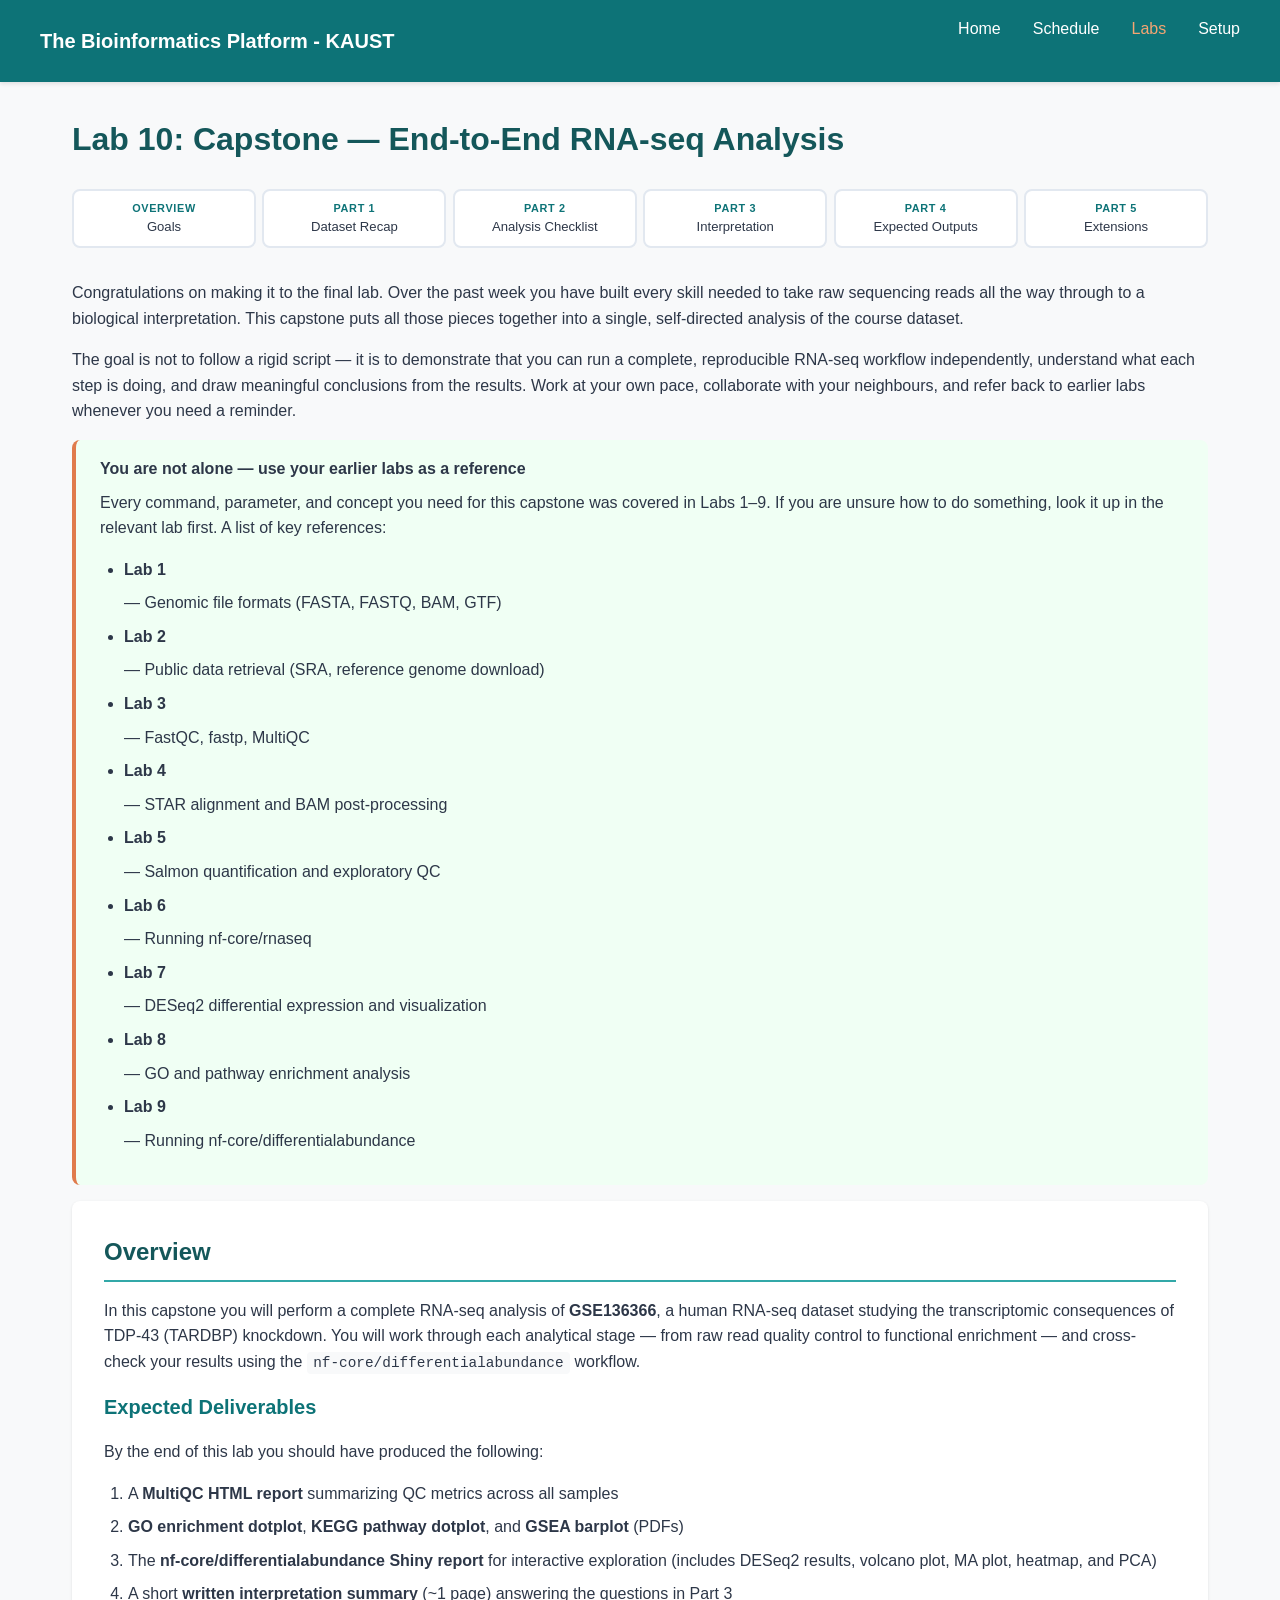
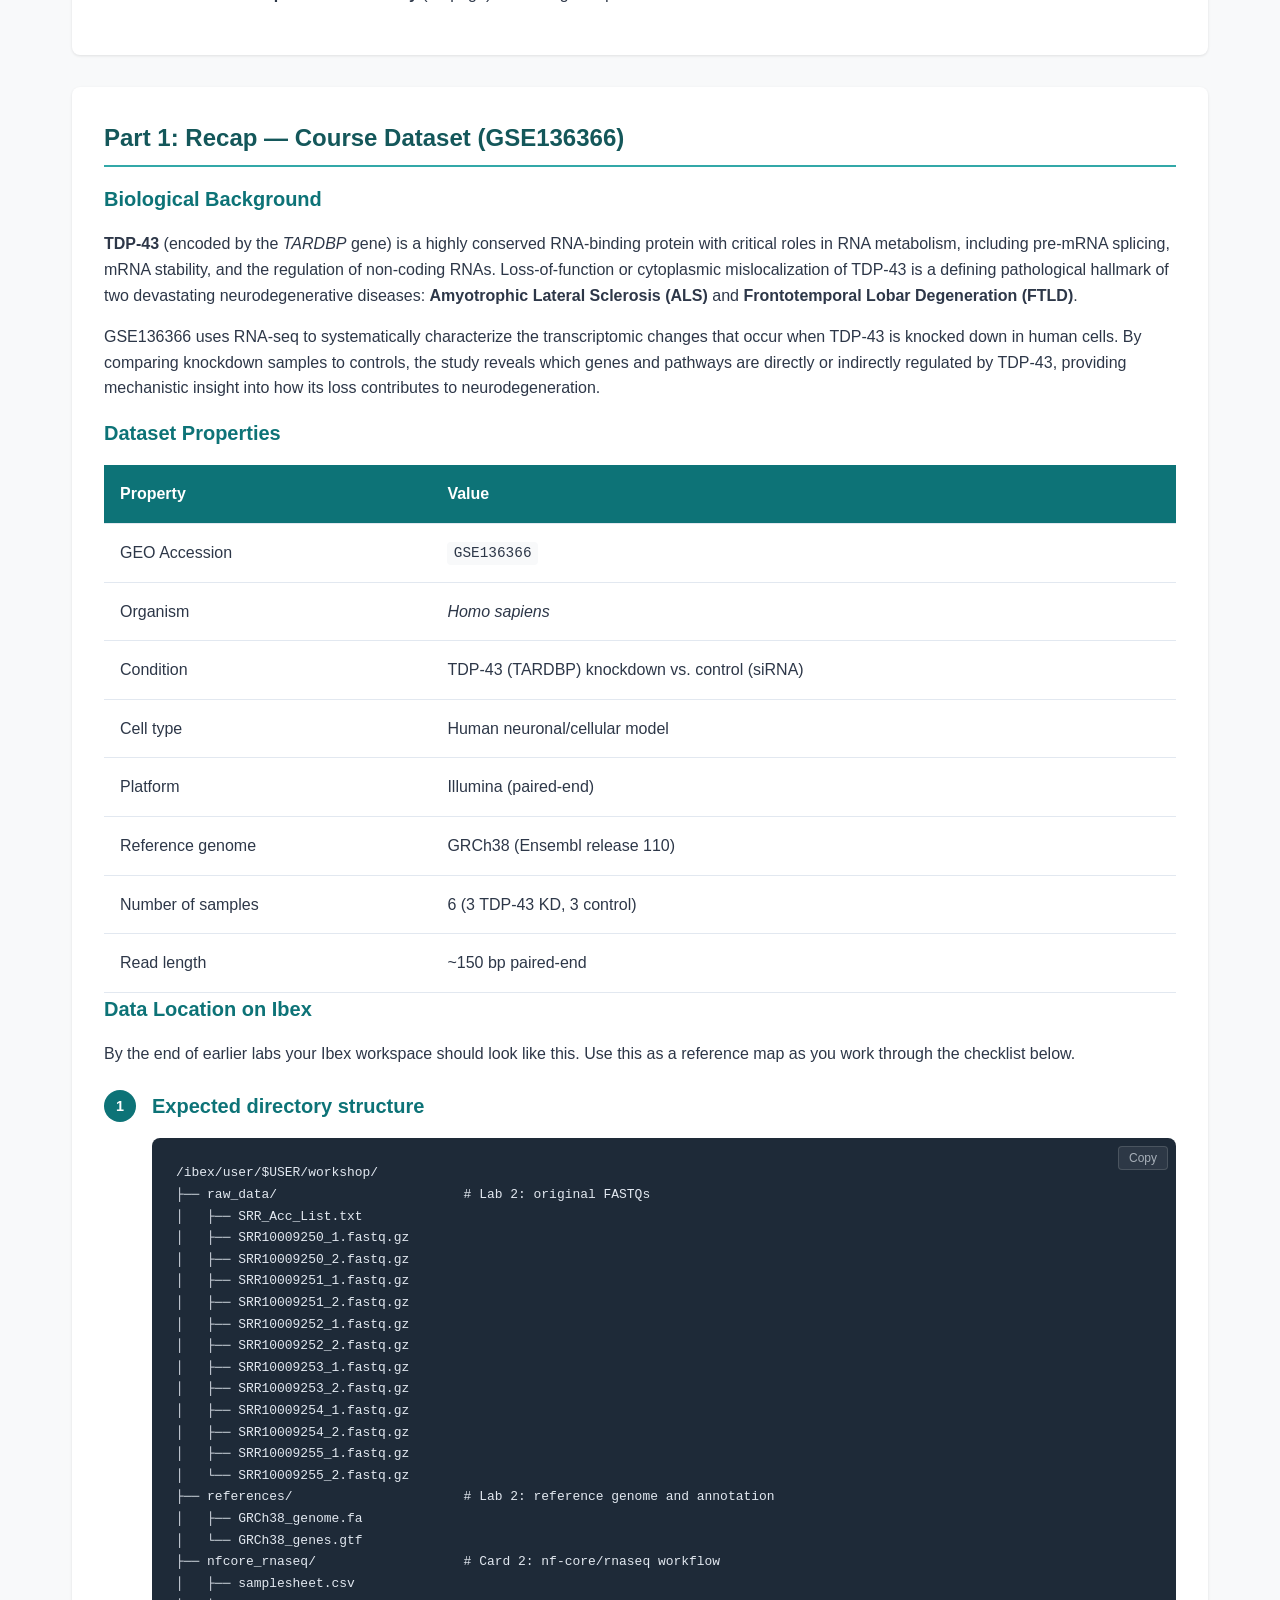
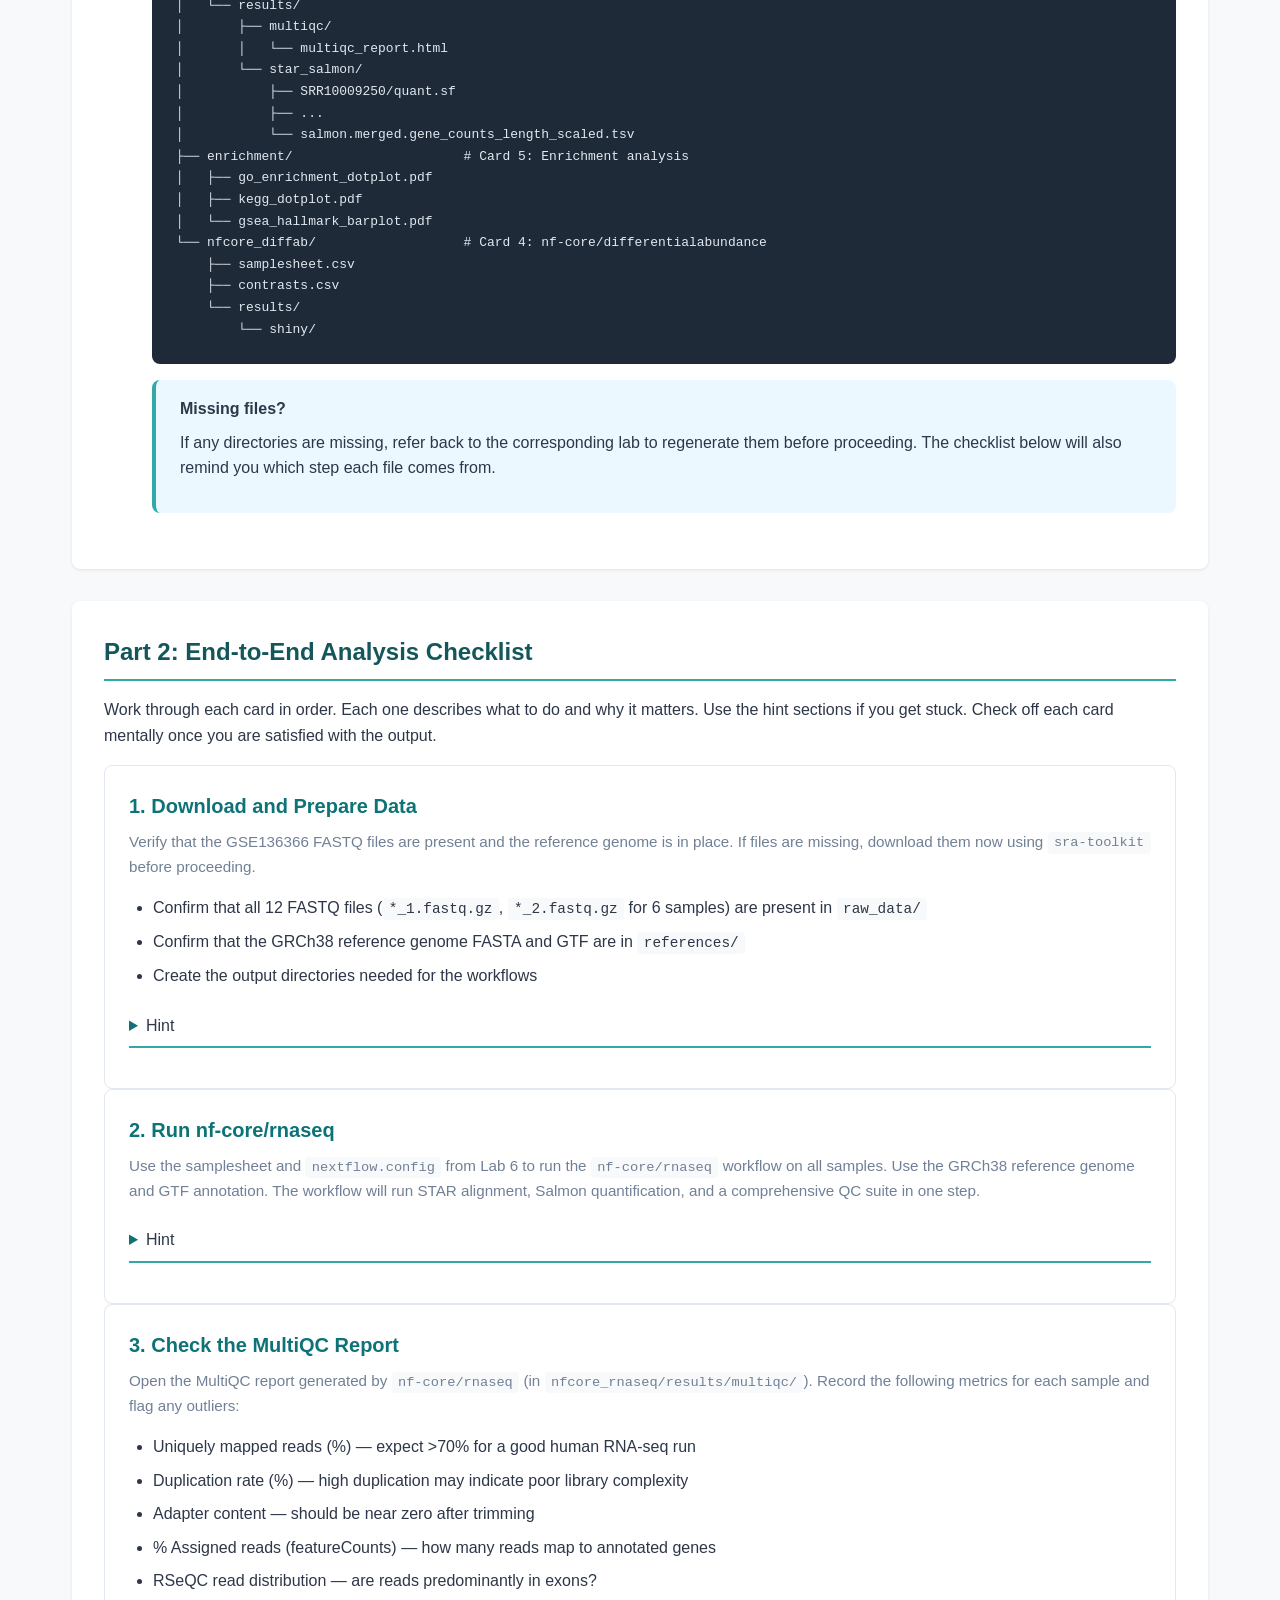
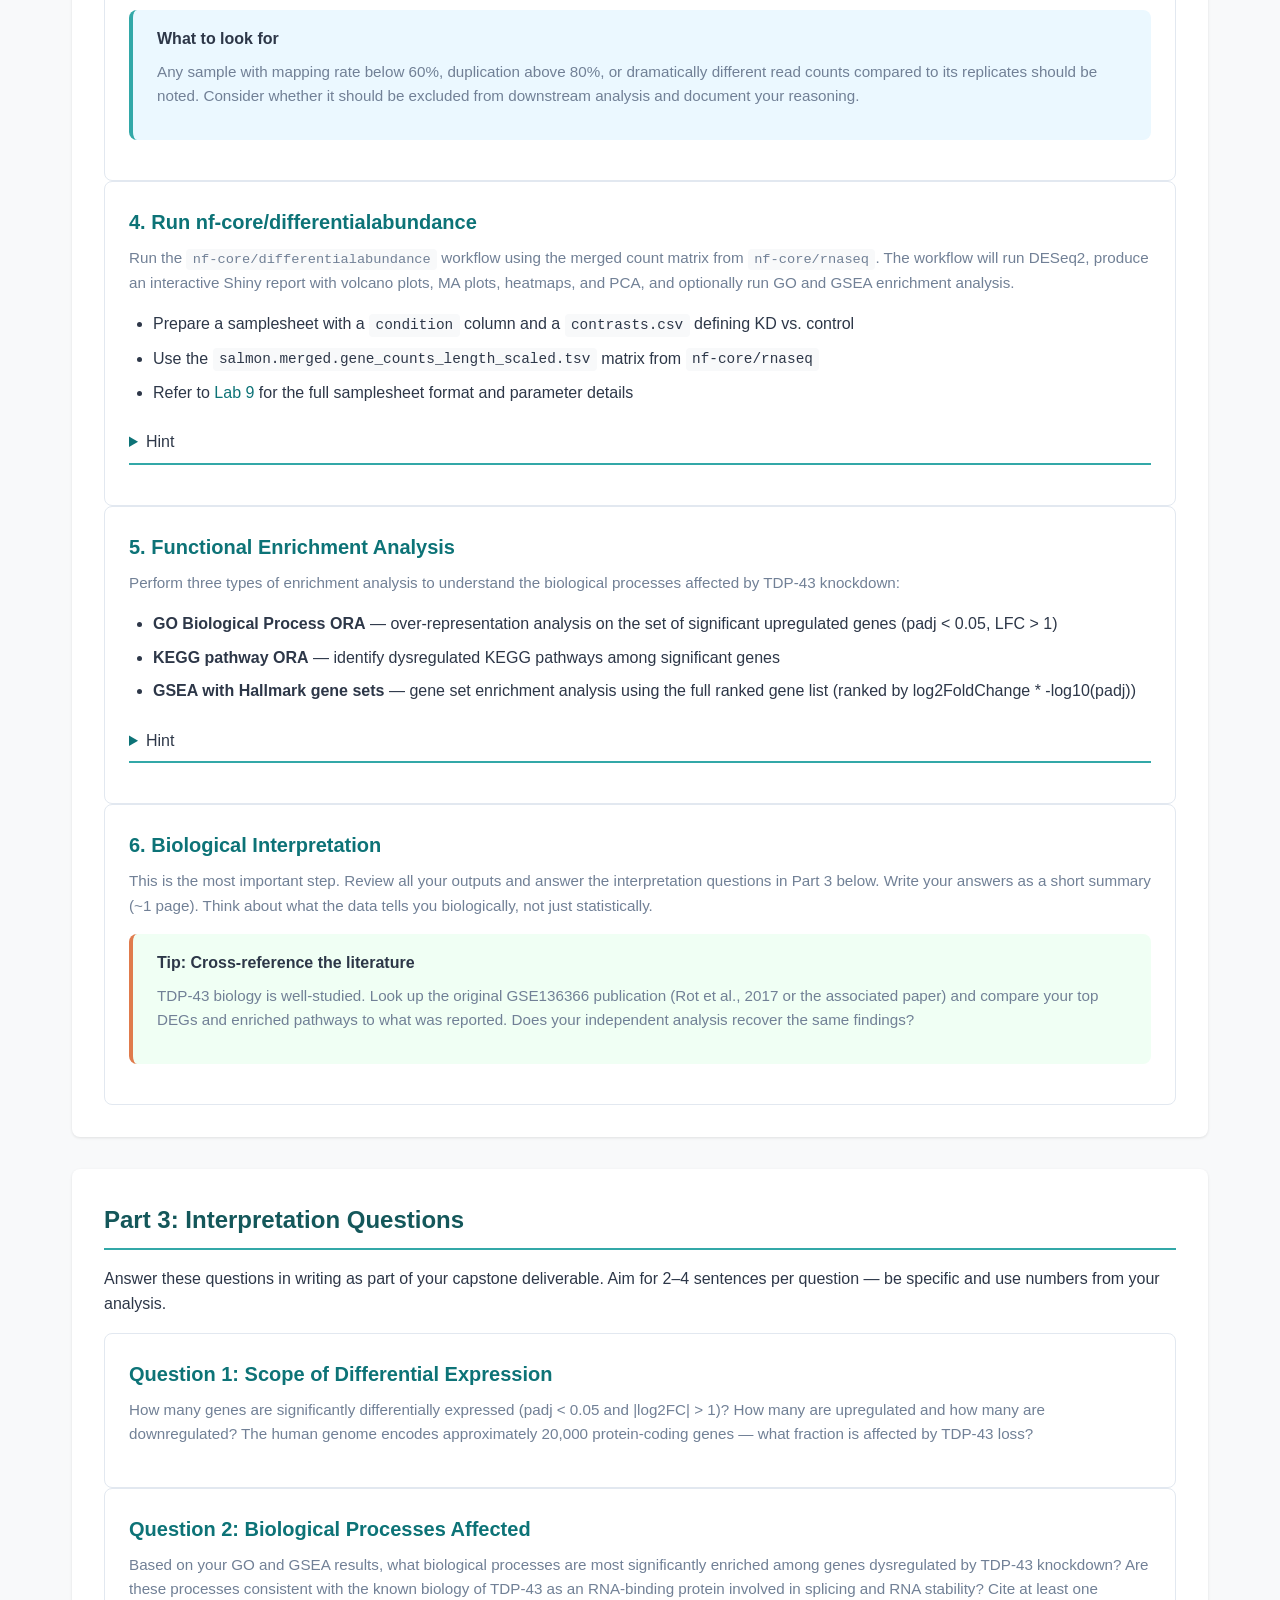
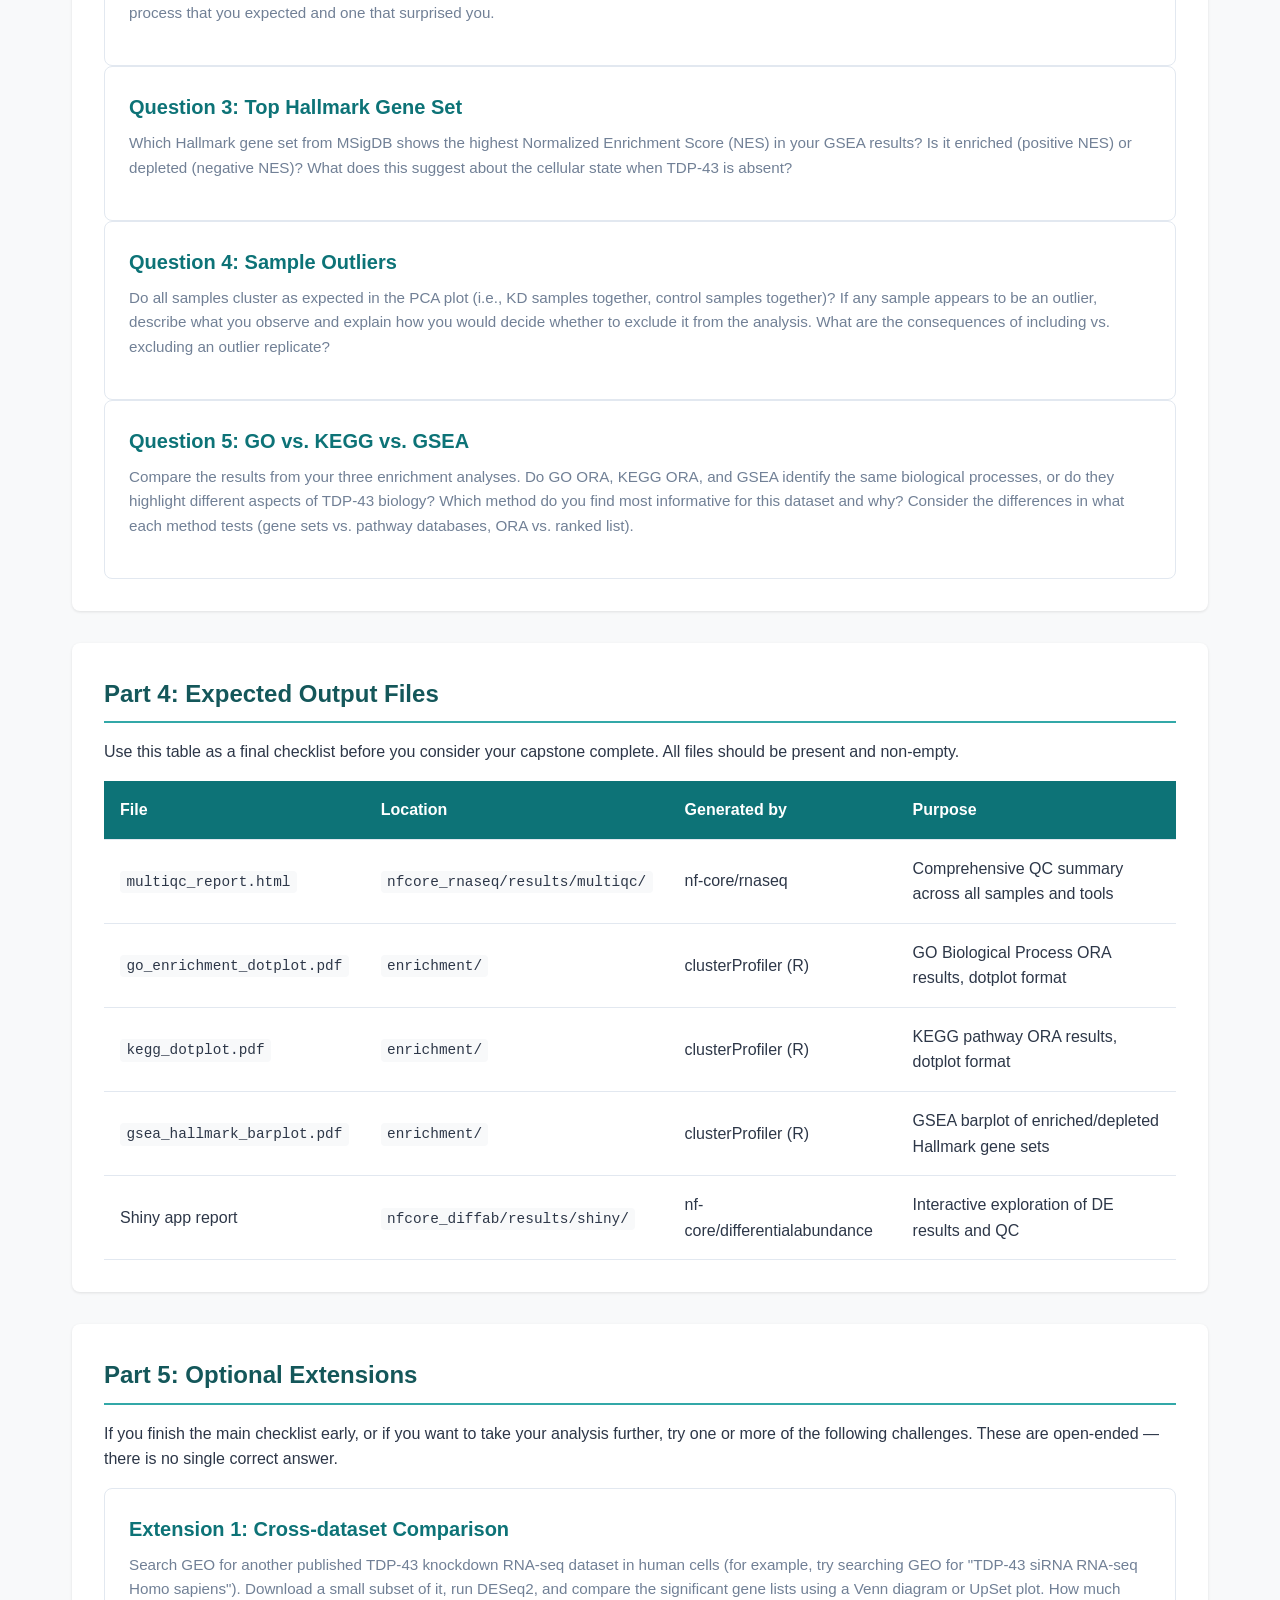
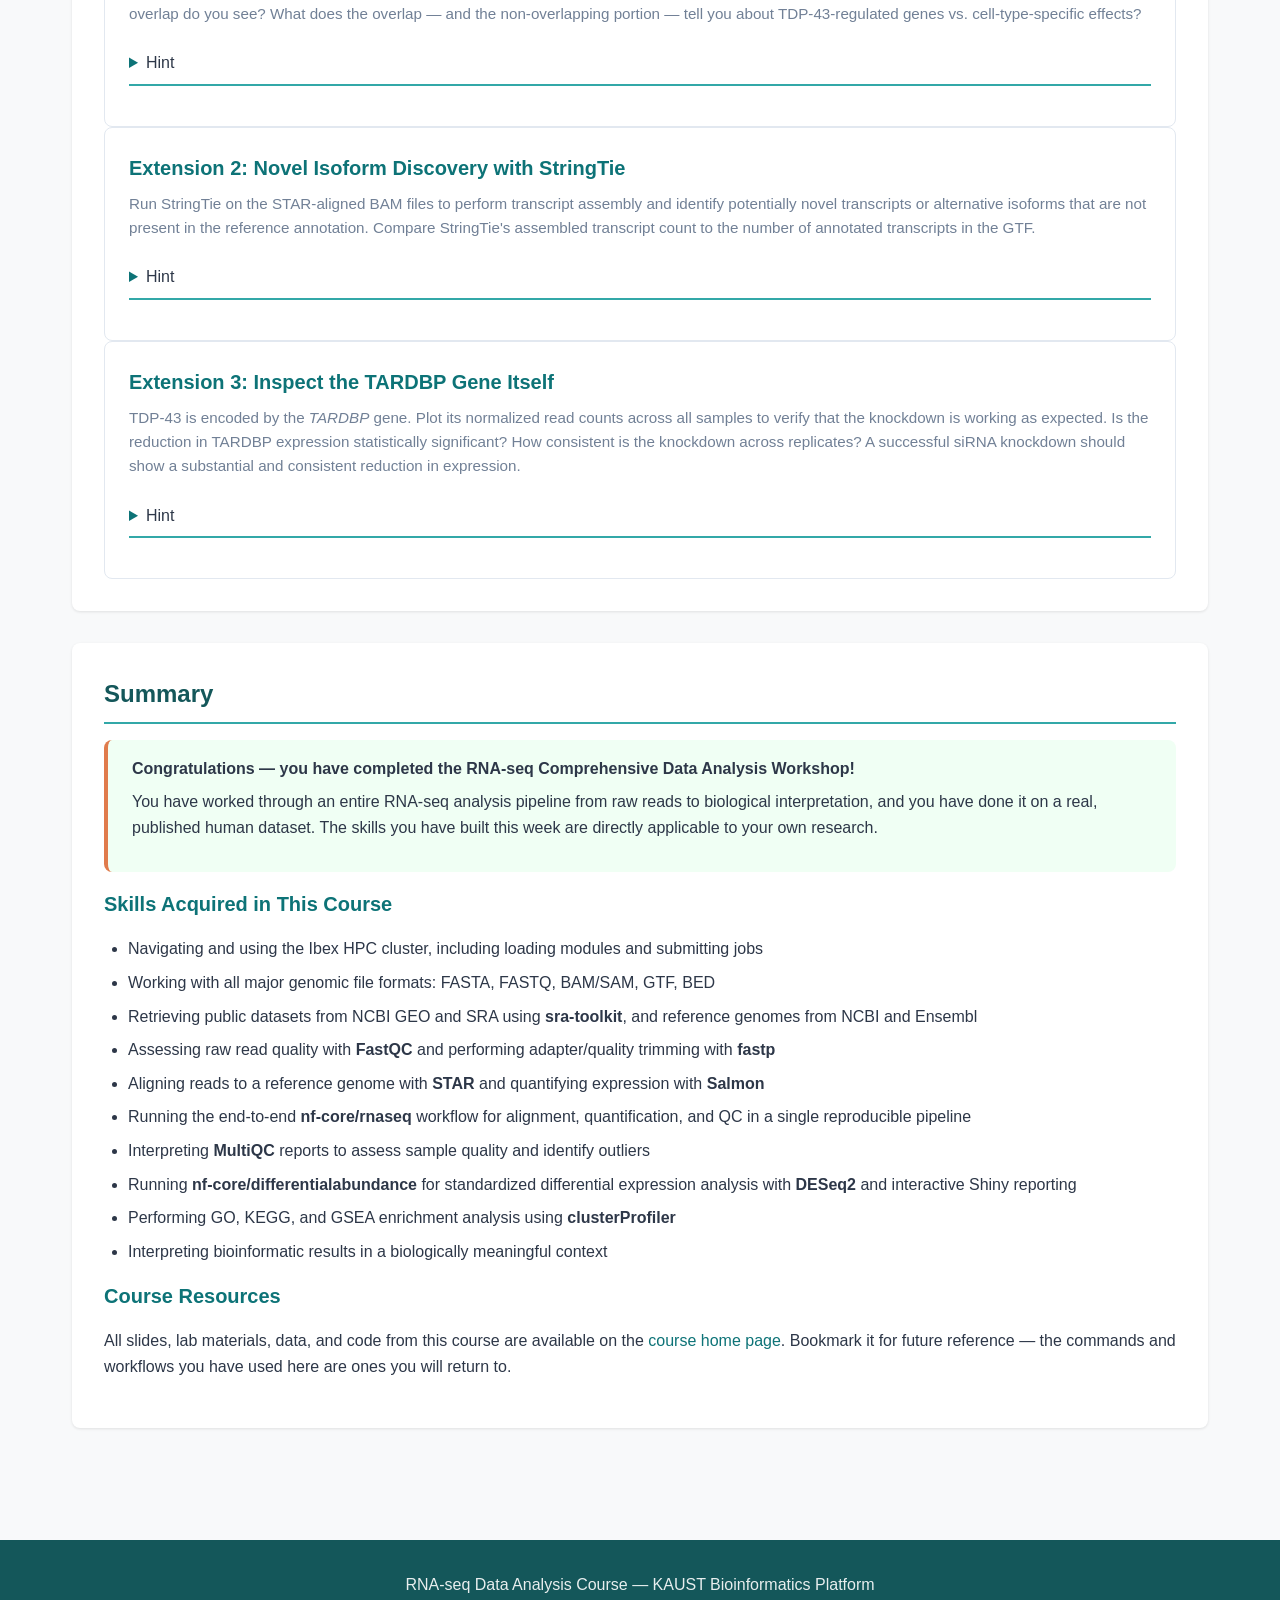
<file: html/lab-capstone.html>
<!DOCTYPE html>
<html lang="en">
<head>
    <meta charset="UTF-8">
    <meta name="viewport" content="width=device-width, initial-scale=1.0">
    <title>Lab 10: Capstone — End-to-End RNA-seq Analysis — RNA-seq Data Analysis Course</title>
    <link rel="stylesheet" href="../css/style.css">
</head>
<body>
    <nav>
        <div class="nav-container">
            <a href="../index.html" class="logo">The Bioinformatics Platform - KAUST</a>
            <button class="nav-toggle" onclick="toggleNav()">&#9776;</button>
            <ul id="nav-menu">
                <li><a href="../index.html">Home</a></li>
                <li><a href="schedule.html">Schedule</a></li>
                <li><a href="labs.html" class="active">Labs</a></li>
                <li><a href="setup.html">Setup</a></li>
            </ul>
        </div>
    </nav>

    <main>
        <h1>Lab 10: Capstone &mdash; End-to-End RNA-seq Analysis</h1>

        <div class="lab-nav">
            <a href="#overview"><span class="part-num">Overview</span><span class="part-label">Goals</span></a>
            <a href="#dataset"><span class="part-num">Part 1</span><span class="part-label">Dataset Recap</span></a>
            <a href="#checklist"><span class="part-num">Part 2</span><span class="part-label">Analysis Checklist</span></a>
            <a href="#interpretation"><span class="part-num">Part 3</span><span class="part-label">Interpretation</span></a>
            <a href="#outputs"><span class="part-num">Part 4</span><span class="part-label">Expected Outputs</span></a>
            <a href="#extensions"><span class="part-num">Part 5</span><span class="part-label">Extensions</span></a>
        </div>

        <p>Congratulations on making it to the final lab. Over the past week you have built every skill needed to take raw sequencing reads all the way through to a biological interpretation. This capstone puts all those pieces together into a single, self-directed analysis of the course dataset.</p>

        <p>The goal is not to follow a rigid script — it is to demonstrate that you can run a complete, reproducible RNA-seq workflow independently, understand what each step is doing, and draw meaningful conclusions from the results. Work at your own pace, collaborate with your neighbours, and refer back to earlier labs whenever you need a reminder.</p>

        <div class="info-box tip">
            <strong>You are not alone — use your earlier labs as a reference</strong>
            <p>Every command, parameter, and concept you need for this capstone was covered in Labs 1–9. If you are unsure how to do something, look it up in the relevant lab first. A list of key references:</p>
            <ul>
                <li><strong>Lab 1</strong> — Genomic file formats (FASTA, FASTQ, BAM, GTF)</li>
                <li><strong>Lab 2</strong> — Public data retrieval (SRA, reference genome download)</li>
                <li><strong>Lab 3</strong> — FastQC, fastp, MultiQC</li>
                <li><strong>Lab 4</strong> — STAR alignment and BAM post-processing</li>
                <li><strong>Lab 5</strong> — Salmon quantification and exploratory QC</li>
                <li><strong>Lab 6</strong> — Running nf-core/rnaseq</li>
                <li><strong>Lab 7</strong> — DESeq2 differential expression and visualization</li>
                <li><strong>Lab 8</strong> — GO and pathway enrichment analysis</li>
                <li><strong>Lab 9</strong> — Running nf-core/differentialabundance</li>
            </ul>
        </div>

        <!-- ======================================= -->
        <!-- Overview                                 -->
        <!-- ======================================= -->
        <section id="overview">
            <h2>Overview</h2>
            <p>In this capstone you will perform a complete RNA-seq analysis of <strong>GSE136366</strong>, a human RNA-seq dataset studying the transcriptomic consequences of TDP-43 (TARDBP) knockdown. You will work through each analytical stage — from raw read quality control to functional enrichment — and cross-check your results using the <code>nf-core/differentialabundance</code> workflow.</p>

            <h3>Expected Deliverables</h3>
            <p>By the end of this lab you should have produced the following:</p>
            <ol>
                <li>A <strong>MultiQC HTML report</strong> summarizing QC metrics across all samples</li>
                <li><strong>GO enrichment dotplot</strong>, <strong>KEGG pathway dotplot</strong>, and <strong>GSEA barplot</strong> (PDFs)</li>
                <li>The <strong>nf-core/differentialabundance Shiny report</strong> for interactive exploration (includes DESeq2 results, volcano plot, MA plot, heatmap, and PCA)</li>
                <li>A short <strong>written interpretation summary</strong> (~1 page) answering the questions in Part 3</li>
            </ol>
        </section>

        <!-- ======================================= -->
        <!-- Part 1: Course Dataset                   -->
        <!-- ======================================= -->
        <section id="dataset">
            <h2>Part 1: Recap &mdash; Course Dataset (GSE136366)</h2>

            <h3>Biological Background</h3>
            <p><strong>TDP-43</strong> (encoded by the <em>TARDBP</em> gene) is a highly conserved RNA-binding protein with critical roles in RNA metabolism, including pre-mRNA splicing, mRNA stability, and the regulation of non-coding RNAs. Loss-of-function or cytoplasmic mislocalization of TDP-43 is a defining pathological hallmark of two devastating neurodegenerative diseases: <strong>Amyotrophic Lateral Sclerosis (ALS)</strong> and <strong>Frontotemporal Lobar Degeneration (FTLD)</strong>.</p>
            <p>GSE136366 uses RNA-seq to systematically characterize the transcriptomic changes that occur when TDP-43 is knocked down in human cells. By comparing knockdown samples to controls, the study reveals which genes and pathways are directly or indirectly regulated by TDP-43, providing mechanistic insight into how its loss contributes to neurodegeneration.</p>

            <h3>Dataset Properties</h3>
            <table class="schedule-table">
                <tr><th>Property</th><th>Value</th></tr>
                <tr><td>GEO Accession</td><td><code>GSE136366</code></td></tr>
                <tr><td>Organism</td><td><em>Homo sapiens</em></td></tr>
                <tr><td>Condition</td><td>TDP-43 (TARDBP) knockdown vs. control (siRNA)</td></tr>
                <tr><td>Cell type</td><td>Human neuronal/cellular model</td></tr>
                <tr><td>Platform</td><td>Illumina (paired-end)</td></tr>
                <tr><td>Reference genome</td><td>GRCh38 (Ensembl release 110)</td></tr>
                <tr><td>Number of samples</td><td>6 (3 TDP-43 KD, 3 control)</td></tr>
                <tr><td>Read length</td><td>~150 bp paired-end</td></tr>
            </table>

            <h3>Data Location on Ibex</h3>
            <p>By the end of earlier labs your Ibex workspace should look like this. Use this as a reference map as you work through the checklist below.</p>

            <div class="step" data-step="1">
                <h3>Expected directory structure</h3>
                <pre><code>/ibex/user/$USER/workshop/
├── raw_data/                        # Lab 2: original FASTQs
│   ├── SRR_Acc_List.txt
│   ├── SRR10009250_1.fastq.gz
│   ├── SRR10009250_2.fastq.gz
│   ├── SRR10009251_1.fastq.gz
│   ├── SRR10009251_2.fastq.gz
│   ├── SRR10009252_1.fastq.gz
│   ├── SRR10009252_2.fastq.gz
│   ├── SRR10009253_1.fastq.gz
│   ├── SRR10009253_2.fastq.gz
│   ├── SRR10009254_1.fastq.gz
│   ├── SRR10009254_2.fastq.gz
│   ├── SRR10009255_1.fastq.gz
│   └── SRR10009255_2.fastq.gz
├── references/                      # Lab 2: reference genome and annotation
│   ├── GRCh38_genome.fa
│   └── GRCh38_genes.gtf
├── nfcore_rnaseq/                   # Card 2: nf-core/rnaseq workflow
│   ├── samplesheet.csv
│   └── results/
│       ├── multiqc/
│       │   └── multiqc_report.html
│       └── star_salmon/
│           ├── SRR10009250/quant.sf
│           ├── ...
│           └── salmon.merged.gene_counts_length_scaled.tsv
├── enrichment/                      # Card 5: Enrichment analysis
│   ├── go_enrichment_dotplot.pdf
│   ├── kegg_dotplot.pdf
│   └── gsea_hallmark_barplot.pdf
└── nfcore_diffab/                   # Card 4: nf-core/differentialabundance
    ├── samplesheet.csv
    ├── contrasts.csv
    └── results/
        └── shiny/</code></pre>
                <div class="info-box note">
                    <strong>Missing files?</strong>
                    <p>If any directories are missing, refer back to the corresponding lab to regenerate them before proceeding. The checklist below will also remind you which step each file comes from.</p>
                </div>
            </div>
        </section>

        <!-- ======================================= -->
        <!-- Part 2: End-to-End Checklist             -->
        <!-- ======================================= -->
        <section id="checklist">
            <h2>Part 2: End-to-End Analysis Checklist</h2>
            <p>Work through each card in order. Each one describes what to do and why it matters. Use the hint sections if you get stuck. Check off each card mentally once you are satisfied with the output.</p>

            <!-- Card 1 -->
            <div class="card">
                <h3>1. Download and Prepare Data</h3>
                <p>Verify that the GSE136366 FASTQ files are present and the reference genome is in place. If files are missing, download them now using <code>sra-toolkit</code> before proceeding.</p>
                <ul>
                    <li>Confirm that all 12 FASTQ files (<code>*_1.fastq.gz</code>, <code>*_2.fastq.gz</code> for 6 samples) are present in <code>raw_data/</code></li>
                    <li>Confirm that the GRCh38 reference genome FASTA and GTF are in <code>references/</code></li>
                    <li>Create the output directories needed for the workflows</li>
                </ul>
                <details>
                    <summary>Hint</summary>
                    <pre><code>module load sratoolkit

cd /ibex/user/$USER/workshop
mkdir -p raw_data references nfcore_rnaseq nfcore_diffab enrichment

# Check if FASTQs are already present (12 files expected)
ls raw_data/*.fastq.gz 2>/dev/null | wc -l

# If files are missing, download the full dataset from SRA
# GSE136366 accessions: SRR10009250–SRR10009255
cat &lt;&lt;EOF &gt; raw_data/SRR_Acc_List.txt
SRR10009250
SRR10009251
SRR10009252
SRR10009253
SRR10009254
SRR10009255
EOF

# Download paired-end FASTQs (run inside a SLURM job or interactive session)
while read srr; do
    fasterq-dump "$srr" \
        --outdir raw_data/ \
        --split-files \
        --threads 8 \
        --progress
    # Compress output
    gzip raw_data/${srr}_1.fastq raw_data/${srr}_2.fastq
done &lt; raw_data/SRR_Acc_List.txt

# Verify all 12 files are present and non-empty
ls -lh raw_data/*.fastq.gz

# Verify reference files (downloaded in Lab 2)
ls -lh references/</code></pre>
                </details>
            </div>

            <!-- Card 2 -->
            <div class="card">
                <h3>2. Run nf-core/rnaseq</h3>
                <p>Use the samplesheet and <code>nextflow.config</code> from Lab 6 to run the <code>nf-core/rnaseq</code> workflow on all samples. Use the GRCh38 reference genome and GTF annotation. The workflow will run STAR alignment, Salmon quantification, and a comprehensive QC suite in one step.</p>
                <details>
                    <summary>Hint</summary>
                    <pre><code>module load nextflow

cd /ibex/user/$USER/workshop

# Your samplesheet.csv should look like:
# sample,fastq_1,fastq_2,strandedness
# SRR10009250_KD,raw_data/SRR10009250_1.fastq.gz,raw_data/SRR10009250_2.fastq.gz,auto
# SRR10009251_KD,...
# SRR10009252_CTRL,...

# Run nf-core/rnaseq
nextflow run nf-core/rnaseq \
    -r 3.23.0 \
    -profile kaust \
    --input nfcore_rnaseq/samplesheet.csv \
    --outdir nfcore_rnaseq/results \
    --genome GRCh38 \
    --fasta references/GRCh38_genome.fa \
    --gtf references/GRCh38_genes.gtf \
    --aligner star_salmon \
    -resume

# Monitor progress
nextflow log</code></pre>
                </details>
            </div>

            <!-- Card 3 -->
            <div class="card">
                <h3>3. Check the MultiQC Report</h3>
                <p>Open the MultiQC report generated by <code>nf-core/rnaseq</code> (in <code>nfcore_rnaseq/results/multiqc/</code>). Record the following metrics for each sample and flag any outliers:</p>
                <ul>
                    <li>Uniquely mapped reads (%) — expect &gt;70% for a good human RNA-seq run</li>
                    <li>Duplication rate (%) — high duplication may indicate poor library complexity</li>
                    <li>Adapter content — should be near zero after trimming</li>
                    <li>% Assigned reads (featureCounts) — how many reads map to annotated genes</li>
                    <li>RSeQC read distribution — are reads predominantly in exons?</li>
                </ul>
                <div class="info-box note">
                    <strong>What to look for</strong>
                    <p>Any sample with mapping rate below 60%, duplication above 80%, or dramatically different read counts compared to its replicates should be noted. Consider whether it should be excluded from downstream analysis and document your reasoning.</p>
                </div>
            </div>

            <!-- Card 4 -->
            <div class="card">
                <h3>4. Run nf-core/differentialabundance</h3>
                <p>Run the <code>nf-core/differentialabundance</code> workflow using the merged count matrix from <code>nf-core/rnaseq</code>. The workflow will run DESeq2, produce an interactive Shiny report with volcano plots, MA plots, heatmaps, and PCA, and optionally run GO and GSEA enrichment analysis.</p>
                <ul>
                    <li>Prepare a samplesheet with a <code>condition</code> column and a <code>contrasts.csv</code> defining KD vs. control</li>
                    <li>Use the <code>salmon.merged.gene_counts_length_scaled.tsv</code> matrix from <code>nf-core/rnaseq</code></li>
                    <li>Refer to <a href="lab-nfcore-differentialabundance.html">Lab 9</a> for the full samplesheet format and parameter details</li>
                </ul>
                <details>
                    <summary>Hint</summary>
                    <pre><code>module load nextflow

cd /ibex/user/$USER/workshop

# samplesheet.csv format (condition column required):
# sample,condition,replicate
# SRR10009250_KD,KD,1
# SRR10009251_KD,KD,2
# SRR10009252_KD,KD,3
# SRR10009253_CTRL,CTRL,1
# SRR10009254_CTRL,CTRL,2
# SRR10009255_CTRL,CTRL,3

# contrasts.csv:
# id,variable,reference,target
# KD_vs_CTRL,condition,CTRL,KD

nextflow run nf-core/differentialabundance \
    -r 1.5.0 \
    -profile kaust \
    --input nfcore_diffab/samplesheet.csv \
    --contrasts nfcore_diffab/contrasts.csv \
    --matrix nfcore_rnaseq/results/star_salmon/salmon.merged.gene_counts_length_scaled.tsv \
    --gtf /biocorelab/BIX/resources/genomes/workshops/human-chr11/GRCh38.chr11.gtf \
    --outdir nfcore_diffab/results \
    --deseq2_vst_nsub 500 \
    --deseq2_alpha 0.1 \
    --gprofiler2_run \
    --gprofiler2_organism hsapiens \
    --gsea_run \
    --gene_sets_files /ibex/user/$USER/workshop/gene_sets/h.all.v2023.2.Hs.symbols.gmt \
    -resume

# When complete, explore the output:
ls nfcore_diffab/results/
ls nfcore_diffab/results/deseq2/
ls nfcore_diffab/results/shiny/</code></pre>
                </details>
            </div>

            <!-- Card 5 -->
            <div class="card">
                <h3>5. Functional Enrichment Analysis</h3>
                <p>Perform three types of enrichment analysis to understand the biological processes affected by TDP-43 knockdown:</p>
                <ul>
                    <li><strong>GO Biological Process ORA</strong> — over-representation analysis on the set of significant upregulated genes (padj &lt; 0.05, LFC &gt; 1)</li>
                    <li><strong>KEGG pathway ORA</strong> — identify dysregulated KEGG pathways among significant genes</li>
                    <li><strong>GSEA with Hallmark gene sets</strong> — gene set enrichment analysis using the full ranked gene list (ranked by log2FoldChange * -log10(padj))</li>
                </ul>
                <details>
                    <summary>Hint</summary>
                    <pre><code>library(clusterProfiler)
library(org.Hs.eg.db)
library(msigdbr)
library(enrichplot)

# Load DESeq2 results produced by nf-core/differentialabundance
res_df &lt;- read.delim(
    "nfcore_diffab/results/deseq2/KD_vs_CTRL.deseq2.results.tsv",
    stringsAsFactors = FALSE
)
# Column names: gene_id, baseMean, log2FoldChange, lfcSE, stat, pvalue, padj, gene_name
res_df$gene &lt;- res_df$gene_name   # use gene symbols for enrichment

# Convert gene symbols to Entrez IDs
sig_up &lt;- subset(res_df, padj &lt; 0.05 &amp; log2FoldChange &gt; 1)$gene
entrez_up &lt;- bitr(sig_up, fromType="SYMBOL", toType="ENTREZID",
                   OrgDb=org.Hs.eg.db)$ENTREZID

# GO BP ORA
go_res &lt;- enrichGO(gene=entrez_up, OrgDb=org.Hs.eg.db,
                    ont="BP", pAdjustMethod="BH",
                    pvalueCutoff=0.05, readable=TRUE)
pdf("enrichment/go_enrichment_dotplot.pdf", width=9, height=8)
dotplot(go_res, showCategory=20) +
    ggtitle("GO Biological Process: Upregulated in TDP-43 KD")
dev.off()

# KEGG pathway ORA
kegg_res &lt;- enrichKEGG(gene=entrez_up, organism="hsa",
                        pAdjustMethod="BH", pvalueCutoff=0.05)
kegg_res &lt;- setReadable(kegg_res, OrgDb=org.Hs.eg.db, keyType="ENTREZID")
pdf("enrichment/kegg_dotplot.pdf", width=9, height=8)
dotplot(kegg_res, showCategory=20) +
    ggtitle("KEGG Pathway ORA: Upregulated in TDP-43 KD")
dev.off()

# Hallmark GSEA
hallmark_sets &lt;- msigdbr(species="Homo sapiens", category="H")

ranked &lt;- res_df$log2FoldChange * -log10(res_df$padj + 1e-300)
names(ranked) &lt;- res_df$gene
ranked &lt;- sort(ranked[!is.na(ranked)], decreasing=TRUE)

gsea_res &lt;- GSEA(ranked, TERM2GENE=hallmark_sets[, c("gs_name","gene_symbol")],
                  pvalueCutoff=0.05, verbose=FALSE)
pdf("enrichment/gsea_hallmark_barplot.pdf", width=10, height=8)
barplot(gsea_res, showCategory=20) +
    ggtitle("GSEA Hallmark Gene Sets: TDP-43 KD vs Control")
dev.off()</code></pre>
                </details>
            </div>

            <!-- Card 6 -->
            <div class="card">
                <h3>6. Biological Interpretation</h3>
                <p>This is the most important step. Review all your outputs and answer the interpretation questions in Part 3 below. Write your answers as a short summary (~1 page). Think about what the data tells you biologically, not just statistically.</p>
                <div class="info-box tip">
                    <strong>Tip: Cross-reference the literature</strong>
                    <p>TDP-43 biology is well-studied. Look up the original GSE136366 publication (Rot et al., 2017 or the associated paper) and compare your top DEGs and enriched pathways to what was reported. Does your independent analysis recover the same findings?</p>
                </div>
            </div>

        </section>

        <!-- ======================================= -->
        <!-- Part 3: Interpretation Questions         -->
        <!-- ======================================= -->
        <section id="interpretation">
            <h2>Part 3: Interpretation Questions</h2>
            <p>Answer these questions in writing as part of your capstone deliverable. Aim for 2–4 sentences per question — be specific and use numbers from your analysis.</p>

            <div class="card">
                <h3>Question 1: Scope of Differential Expression</h3>
                <p>How many genes are significantly differentially expressed (padj &lt; 0.05 and |log2FC| &gt; 1)? How many are upregulated and how many are downregulated? The human genome encodes approximately 20,000 protein-coding genes — what fraction is affected by TDP-43 loss?</p>
            </div>

            <div class="card">
                <h3>Question 2: Biological Processes Affected</h3>
                <p>Based on your GO and GSEA results, what biological processes are most significantly enriched among genes dysregulated by TDP-43 knockdown? Are these processes consistent with the known biology of TDP-43 as an RNA-binding protein involved in splicing and RNA stability? Cite at least one process that you expected and one that surprised you.</p>
            </div>

            <div class="card">
                <h3>Question 3: Top Hallmark Gene Set</h3>
                <p>Which Hallmark gene set from MSigDB shows the highest Normalized Enrichment Score (NES) in your GSEA results? Is it enriched (positive NES) or depleted (negative NES)? What does this suggest about the cellular state when TDP-43 is absent?</p>
            </div>

            <div class="card">
                <h3>Question 4: Sample Outliers</h3>
                <p>Do all samples cluster as expected in the PCA plot (i.e., KD samples together, control samples together)? If any sample appears to be an outlier, describe what you observe and explain how you would decide whether to exclude it from the analysis. What are the consequences of including vs. excluding an outlier replicate?</p>
            </div>

            <div class="card">
                <h3>Question 5: GO vs. KEGG vs. GSEA</h3>
                <p>Compare the results from your three enrichment analyses. Do GO ORA, KEGG ORA, and GSEA identify the same biological processes, or do they highlight different aspects of TDP-43 biology? Which method do you find most informative for this dataset and why? Consider the differences in what each method tests (gene sets vs. pathway databases, ORA vs. ranked list).</p>
            </div>

        
        </section>

        <!-- ======================================= -->
        <!-- Part 4: Expected Output Files            -->
        <!-- ======================================= -->
        <section id="outputs">
            <h2>Part 4: Expected Output Files</h2>
            <p>Use this table as a final checklist before you consider your capstone complete. All files should be present and non-empty.</p>

            <table class="schedule-table">
                <tr>
                    <th>File</th>
                    <th>Location</th>
                    <th>Generated by</th>
                    <th>Purpose</th>
                </tr>
                <tr>
                    <td><code>multiqc_report.html</code></td>
                    <td><code>nfcore_rnaseq/results/multiqc/</code></td>
                    <td>nf-core/rnaseq</td>
                    <td>Comprehensive QC summary across all samples and tools</td>
                </tr>
                <tr>
                    <td><code>go_enrichment_dotplot.pdf</code></td>
                    <td><code>enrichment/</code></td>
                    <td>clusterProfiler (R)</td>
                    <td>GO Biological Process ORA results, dotplot format</td>
                </tr>
                <tr>
                    <td><code>kegg_dotplot.pdf</code></td>
                    <td><code>enrichment/</code></td>
                    <td>clusterProfiler (R)</td>
                    <td>KEGG pathway ORA results, dotplot format</td>
                </tr>
                <tr>
                    <td><code>gsea_hallmark_barplot.pdf</code></td>
                    <td><code>enrichment/</code></td>
                    <td>clusterProfiler (R)</td>
                    <td>GSEA barplot of enriched/depleted Hallmark gene sets</td>
                </tr>
                <tr>
                    <td>Shiny app report</td>
                    <td><code>nfcore_diffab/results/shiny/</code></td>
                    <td>nf-core/differentialabundance</td>
                    <td>Interactive exploration of DE results and QC</td>
                </tr>
            </table>
        </section>

        <!-- ======================================= -->
        <!-- Part 5: Optional Extensions              -->
        <!-- ======================================= -->
        <section id="extensions">
            <h2>Part 5: Optional Extensions</h2>
            <p>If you finish the main checklist early, or if you want to take your analysis further, try one or more of the following challenges. These are open-ended — there is no single correct answer.</p>

            <div class="card">
                <h3>Extension 1: Cross-dataset Comparison</h3>
                <p>Search GEO for another published TDP-43 knockdown RNA-seq dataset in human cells (for example, try searching GEO for "TDP-43 siRNA RNA-seq Homo sapiens"). Download a small subset of it, run DESeq2, and compare the significant gene lists using a Venn diagram or UpSet plot. How much overlap do you see? What does the overlap — and the non-overlapping portion — tell you about TDP-43-regulated genes vs. cell-type-specific effects?</p>
                <details>
                    <summary>Hint</summary>
                    <pre><code># In R — compare DEG lists from two datasets
library(ggvenn)

# GSE136366 DEGs from nf-core/differentialabundance output
res_df &lt;- read.delim("nfcore_diffab/results/deseq2/KD_vs_CTRL.deseq2.results.tsv")
degs_gse136366 &lt;- subset(res_df, padj &lt; 0.05 &amp; abs(log2FoldChange) &gt; 1)$gene_name

# Load DEGs from the other dataset (run DESeq2 or nf-core/differentialabundance similarly)
degs_other &lt;- subset(res_other, padj &lt; 0.05 &amp; abs(log2FoldChange) &gt; 1)$gene_name

ggvenn(list("GSE136366" = degs_gse136366, "Other dataset" = degs_other))</code></pre>
                </details>
            </div>

            <div class="card">
                <h3>Extension 2: Novel Isoform Discovery with StringTie</h3>
                <p>Run StringTie on the STAR-aligned BAM files to perform transcript assembly and identify potentially novel transcripts or alternative isoforms that are not present in the reference annotation. Compare StringTie's assembled transcript count to the number of annotated transcripts in the GTF.</p>
                <details>
                    <summary>Hint</summary>
                    <pre><code>module load stringtie

# Assemble transcripts for one sample
stringtie aligned/SRR10009250/Aligned.sortedByCoord.out.bam \
    -G references/GRCh38_genes.gtf \
    -o stringtie/SRR10009250_assembled.gtf \
    -p 8 \
    -e  # remove -e to allow novel transcript discovery

# Merge assemblies from all samples
stringtie --merge \
    -G references/GRCh38_genes.gtf \
    -o stringtie/merged.gtf \
    stringtie/*_assembled.gtf

# Compare to reference annotation
gffcompare -r references/GRCh38_genes.gtf stringtie/merged.gtf</code></pre>
                </details>
            </div>

            <div class="card">
                <h3>Extension 3: Inspect the TARDBP Gene Itself</h3>
                <p>TDP-43 is encoded by the <em>TARDBP</em> gene. Plot its normalized read counts across all samples to verify that the knockdown is working as expected. Is the reduction in TARDBP expression statistically significant? How consistent is the knockdown across replicates? A successful siRNA knockdown should show a substantial and consistent reduction in expression.</p>
                <details>
                    <summary>Hint</summary>
                    <pre><code># In R — inspect TARDBP in the nf-core/differentialabundance results
res_df &lt;- read.delim("nfcore_diffab/results/deseq2/KD_vs_CTRL.deseq2.results.tsv")

# Look up TARDBP
res_df[res_df$gene_name == "TARDBP", c("gene_name","log2FoldChange","padj")]

# Plot normalized counts using the merged count matrix
library(DESeq2)
counts_mat &lt;- read.delim(
    "nfcore_rnaseq/results/star_salmon/salmon.merged.gene_counts_length_scaled.tsv",
    row.names = 1
)
coldata &lt;- data.frame(
    condition = factor(c("KD","KD","KD","CTRL","CTRL","CTRL")),
    row.names = colnames(counts_mat)
)
dds &lt;- DESeqDataSetFromMatrix(round(counts_mat), colData=coldata, design=~condition)
dds &lt;- estimateSizeFactors(dds)

# Find TARDBP gene ID then plot
tardbp_id &lt;- res_df$gene_id[res_df$gene_name == "TARDBP"]
plotCounts(dds, gene=tardbp_id, intgroup="condition") +
    ggtitle("TARDBP expression: TDP-43 KD vs Control") +
    theme_bw()</code></pre>
                </details>
            </div>
        </section>

        <!-- ======================================= -->
        <!-- Summary                                  -->
        <!-- ======================================= -->
        <section id="summary">
            <h2>Summary</h2>

            <div class="info-box tip">
                <strong>Congratulations — you have completed the RNA-seq Comprehensive Data Analysis Workshop!</strong>
                <p>You have worked through an entire RNA-seq analysis pipeline from raw reads to biological interpretation, and you have done it on a real, published human dataset. The skills you have built this week are directly applicable to your own research.</p>
            </div>

            <h3>Skills Acquired in This Course</h3>
            <ul>
                <li>Navigating and using the Ibex HPC cluster, including loading modules and submitting jobs</li>
                <li>Working with all major genomic file formats: FASTA, FASTQ, BAM/SAM, GTF, BED</li>
                <li>Retrieving public datasets from NCBI GEO and SRA using <strong>sra-toolkit</strong>, and reference genomes from NCBI and Ensembl</li>
                <li>Assessing raw read quality with <strong>FastQC</strong> and performing adapter/quality trimming with <strong>fastp</strong></li>
                <li>Aligning reads to a reference genome with <strong>STAR</strong> and quantifying expression with <strong>Salmon</strong></li>
                <li>Running the end-to-end <strong>nf-core/rnaseq</strong> workflow for alignment, quantification, and QC in a single reproducible pipeline</li>
                <li>Interpreting <strong>MultiQC</strong> reports to assess sample quality and identify outliers</li>
                <li>Running <strong>nf-core/differentialabundance</strong> for standardized differential expression analysis with <strong>DESeq2</strong> and interactive Shiny reporting</li>
                <li>Performing GO, KEGG, and GSEA enrichment analysis using <strong>clusterProfiler</strong></li>
                <li>Interpreting bioinformatic results in a biologically meaningful context</li>
            </ul>

            <h3>Course Resources</h3>
            <p>All slides, lab materials, data, and code from this course are available on the <a href="../index.html">course home page</a>. Bookmark it for future reference — the commands and workflows you have used here are ones you will return to.</p>

            
        </section>
    </main>

    <footer>
        <p>RNA-seq Data Analysis Course &mdash; KAUST Bioinformatics Platform</p>
    </footer>

    <script>
        function toggleNav() {
            document.getElementById('nav-menu').classList.toggle('show');
        }

        // Add copy buttons to all code blocks
        document.addEventListener('DOMContentLoaded', function() {
            const codeBlocks = document.querySelectorAll('pre');
            codeBlocks.forEach(function(pre) {
                const container = document.createElement('div');
                container.className = 'code-container';
                pre.parentNode.insertBefore(container, pre);
                container.appendChild(pre);

                const copyBtn = document.createElement('button');
                copyBtn.className = 'copy-btn';
                copyBtn.textContent = 'Copy';
                copyBtn.addEventListener('click', function() {
                    const code = pre.querySelector('code');
                    const text = code ? code.textContent : pre.textContent;
                    navigator.clipboard.writeText(text).then(function() {
                        copyBtn.textContent = 'Copied!';
                        copyBtn.classList.add('copied');
                        setTimeout(function() {
                            copyBtn.textContent = 'Copy';
                            copyBtn.classList.remove('copied');
                        }, 2000);
                    });
                });
                container.appendChild(copyBtn);
            });
        });
    </script>
</body>
</html>
</file>
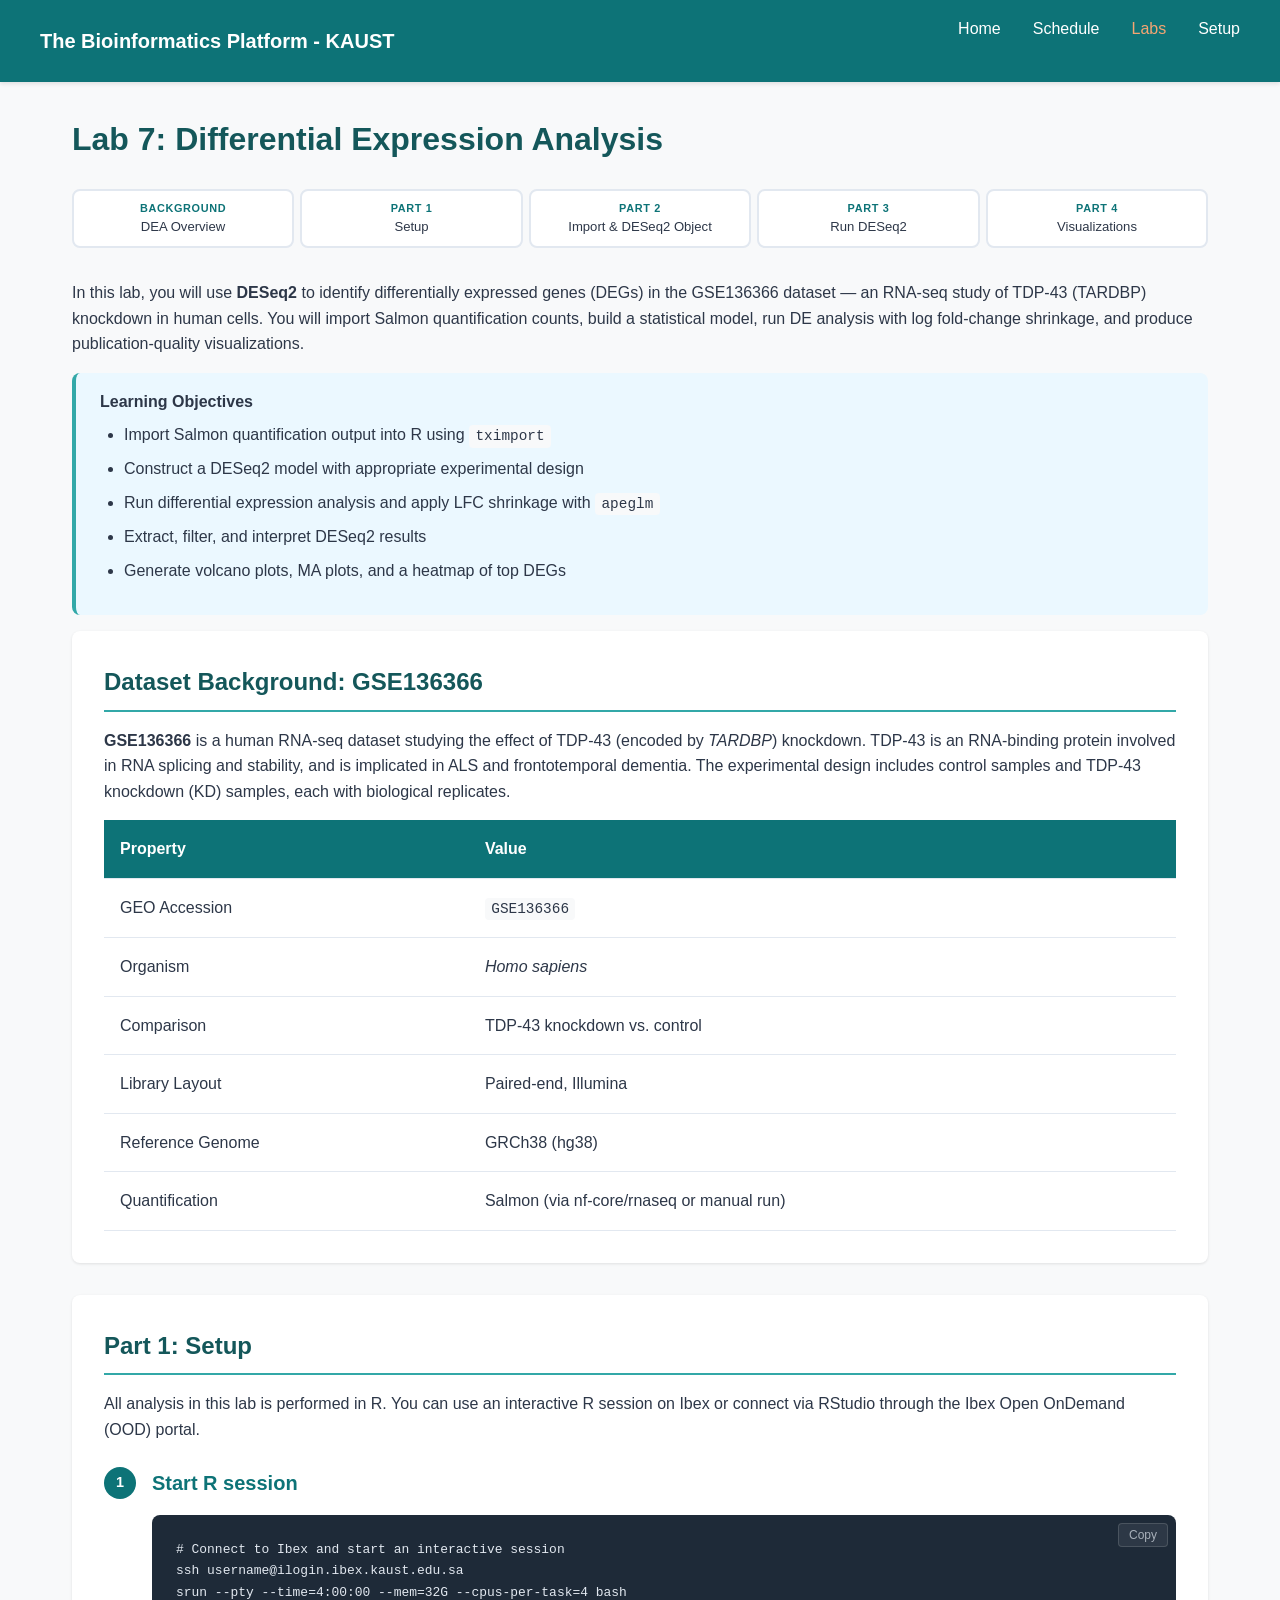
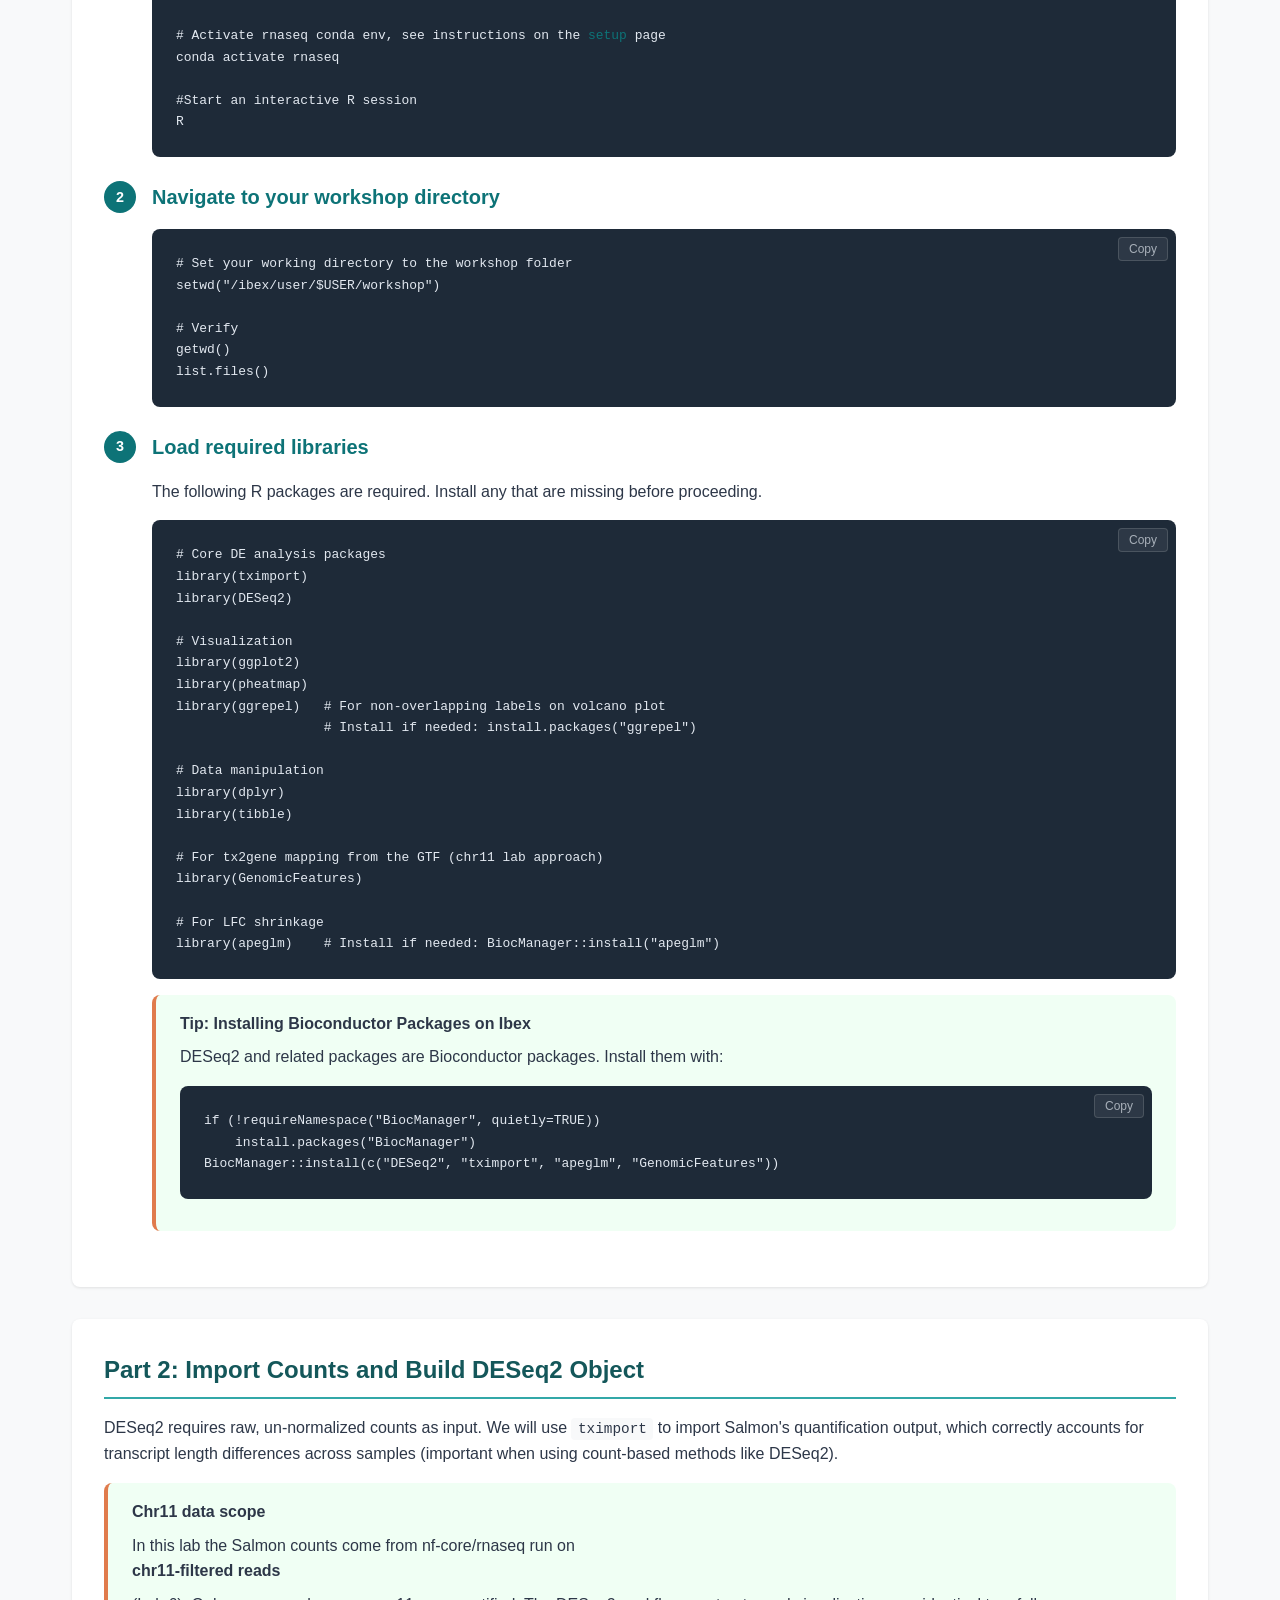
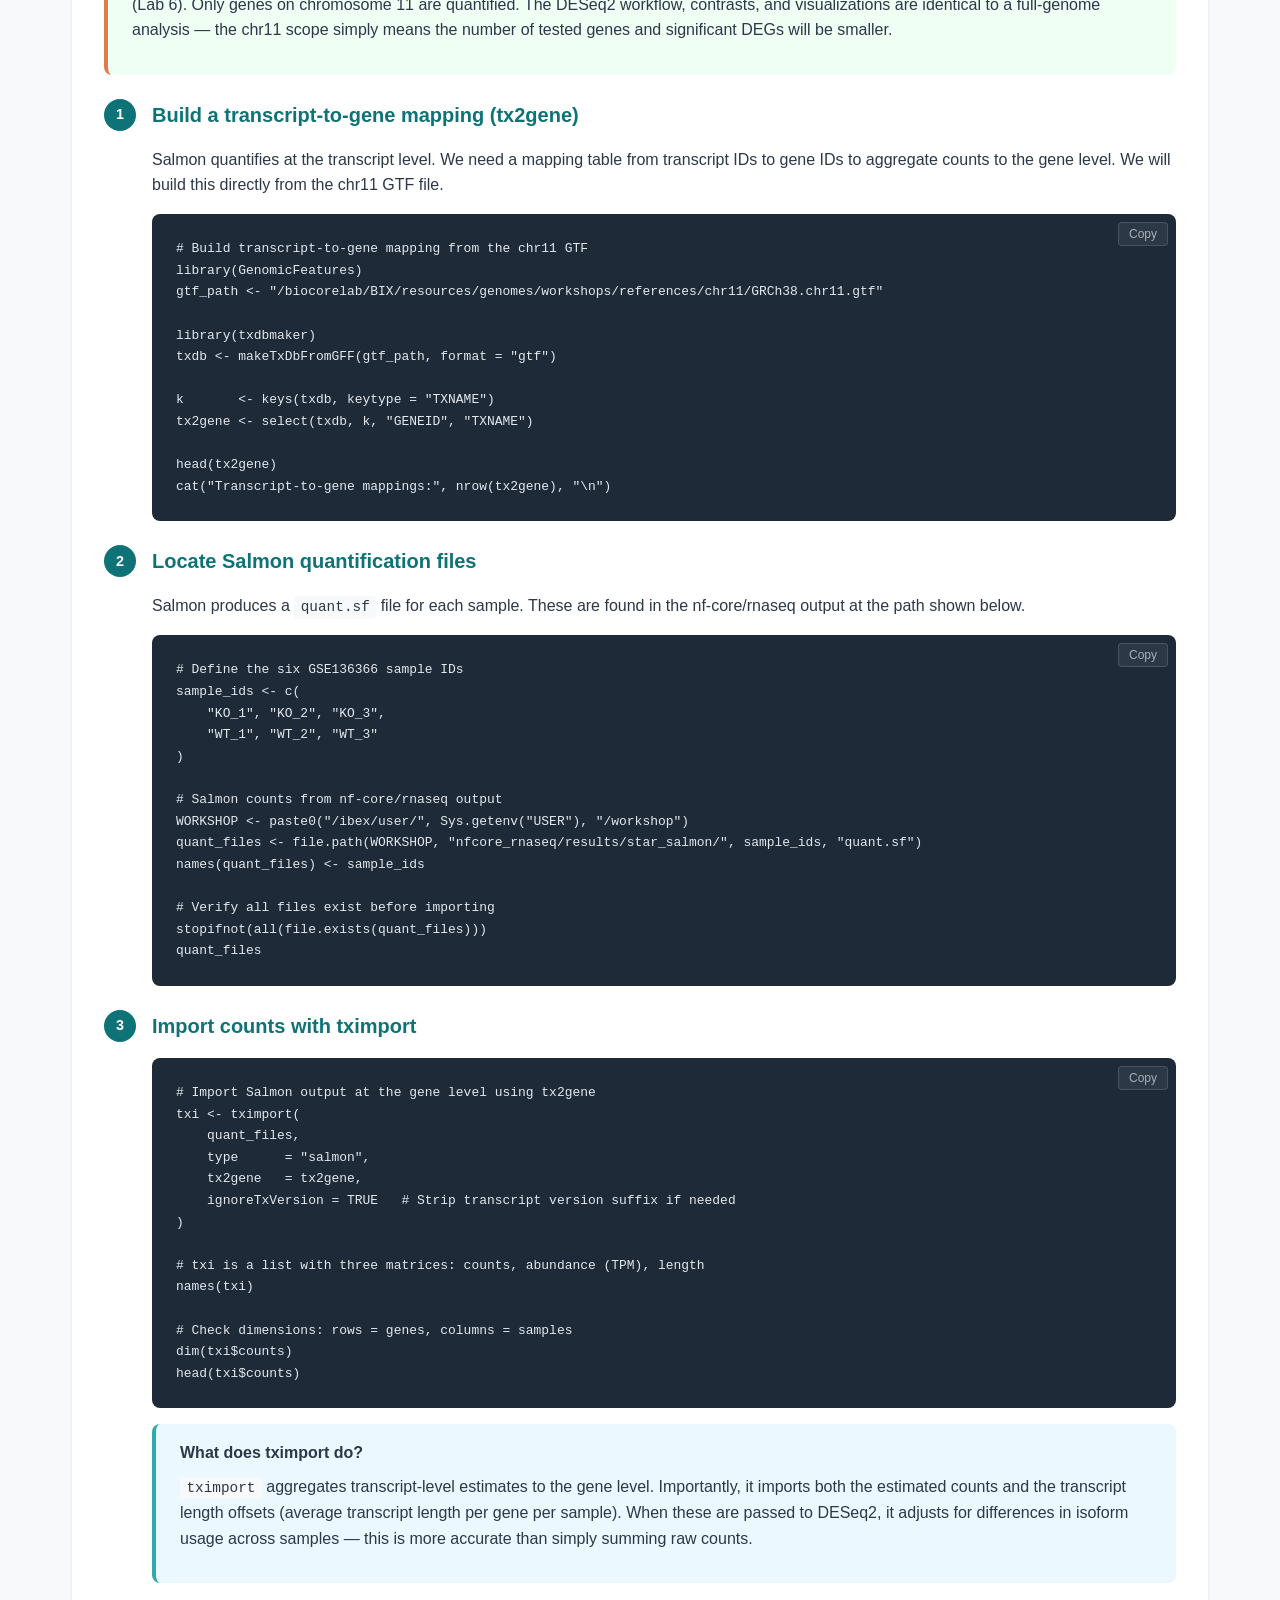
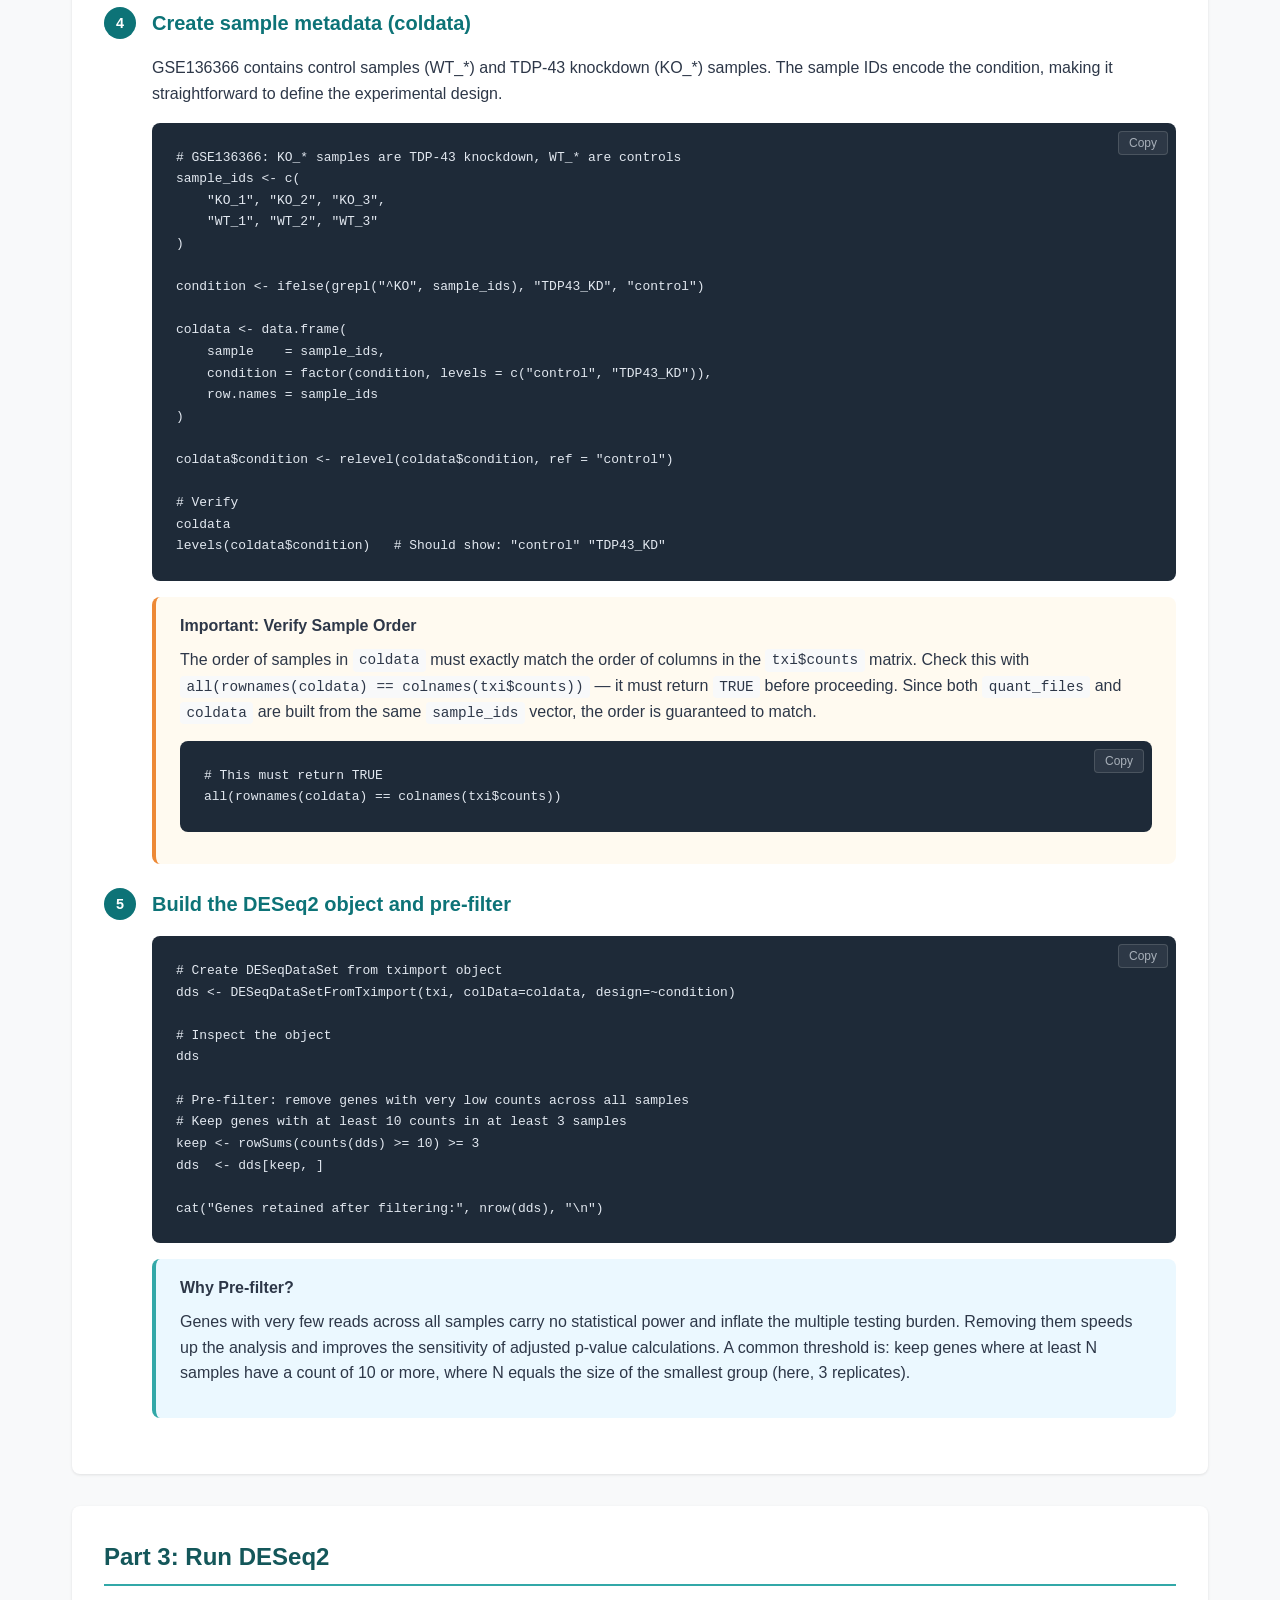
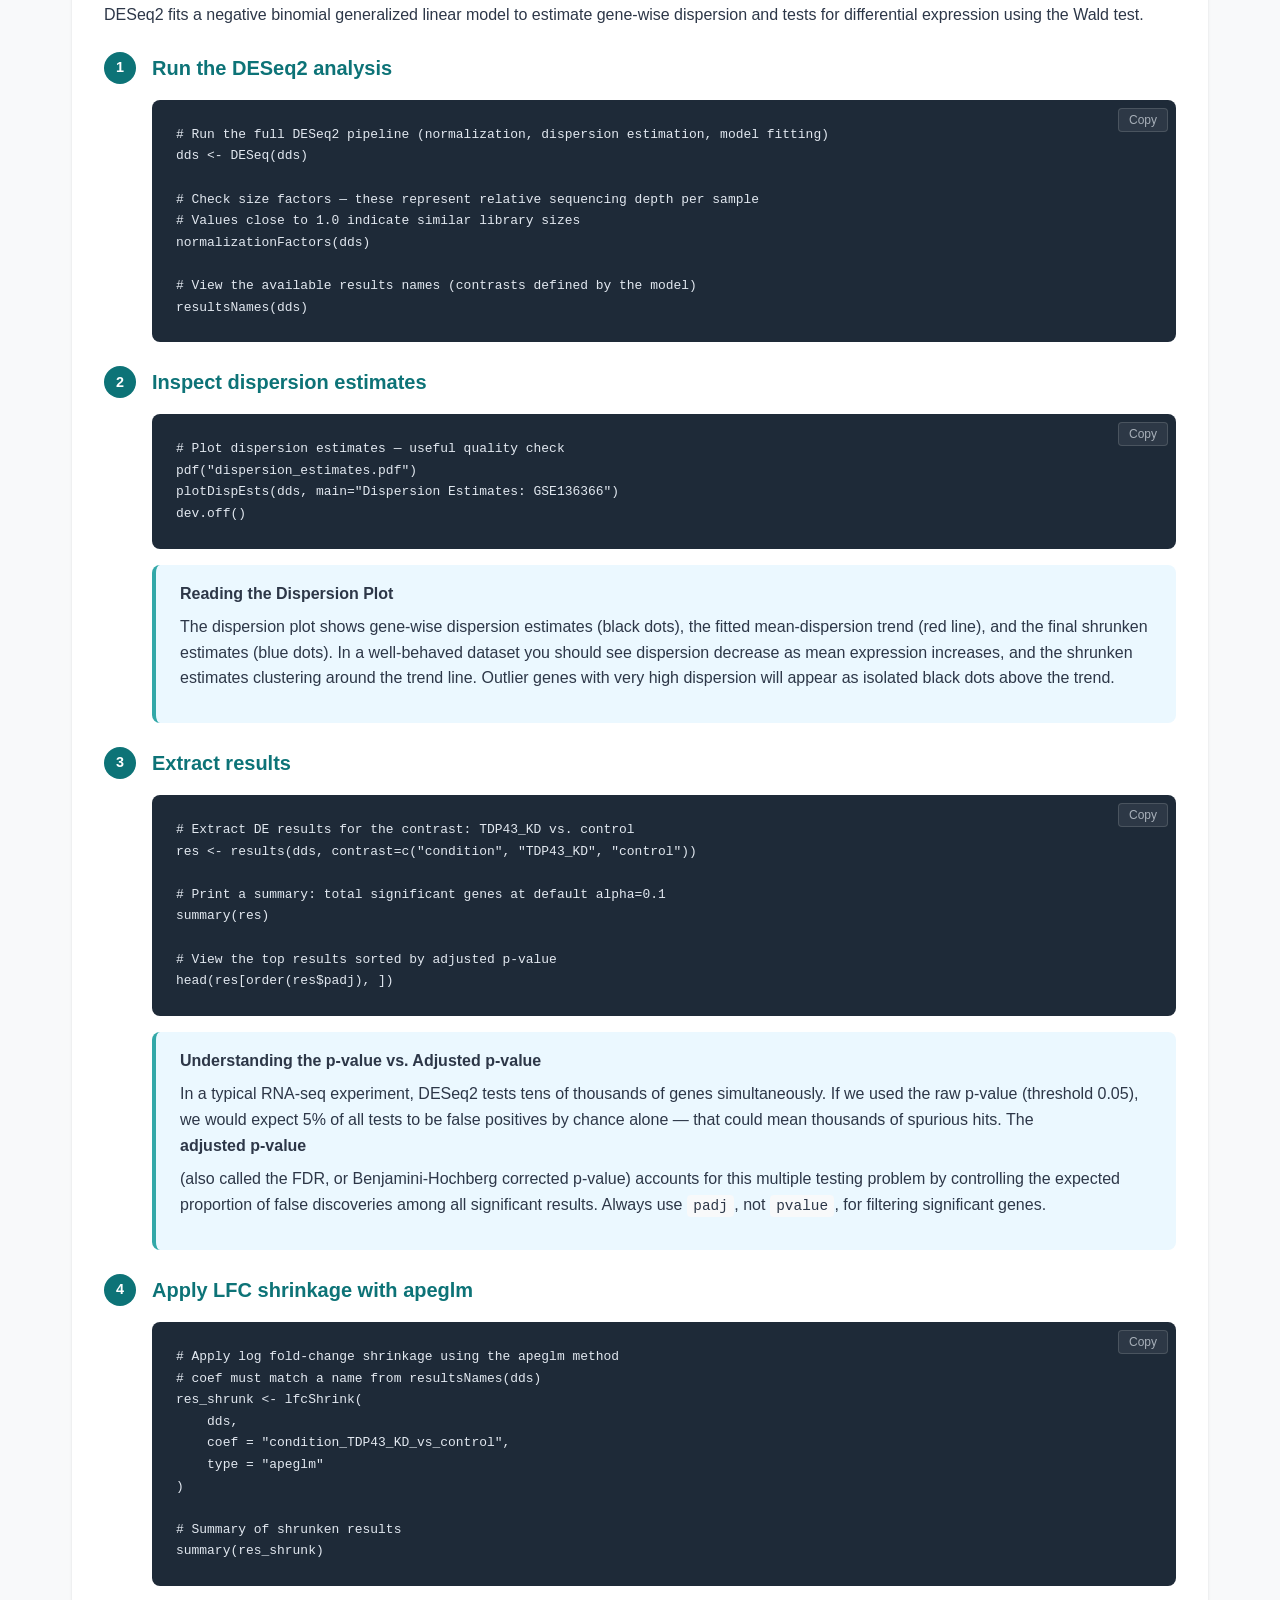
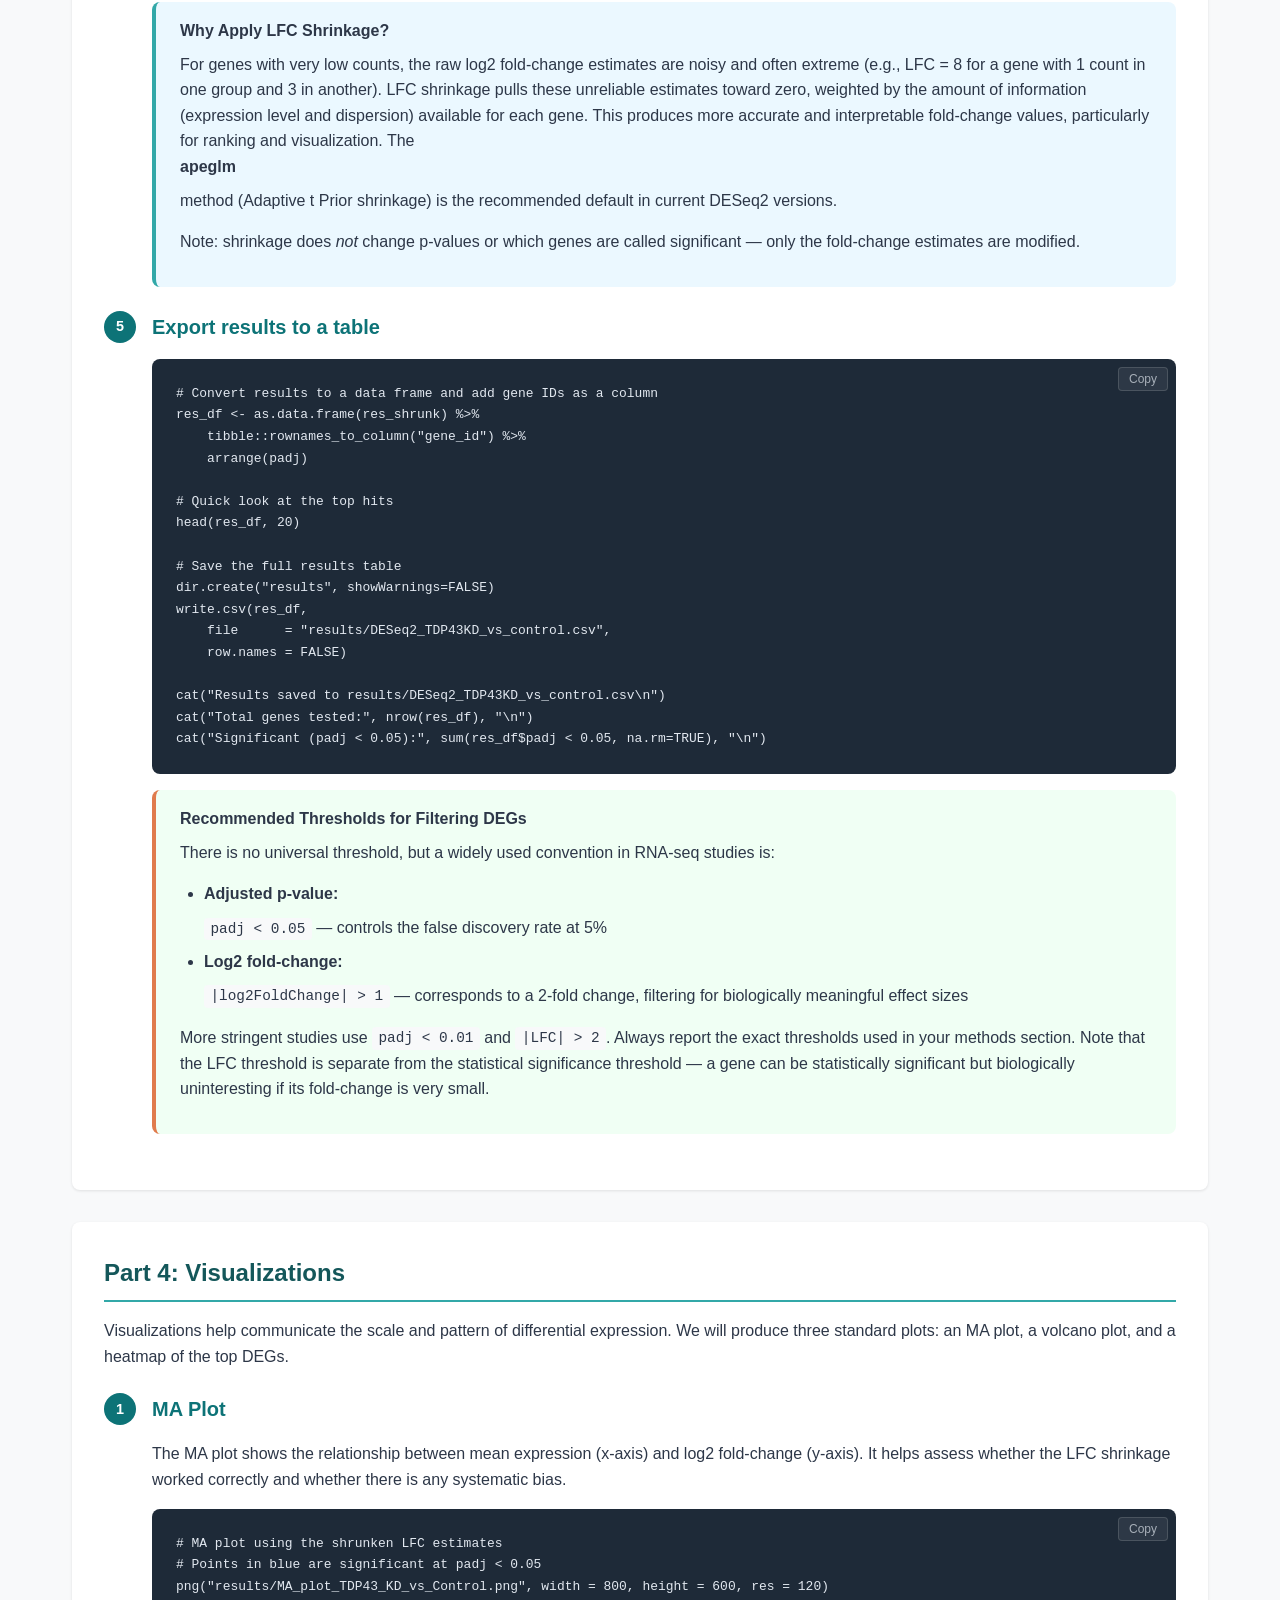
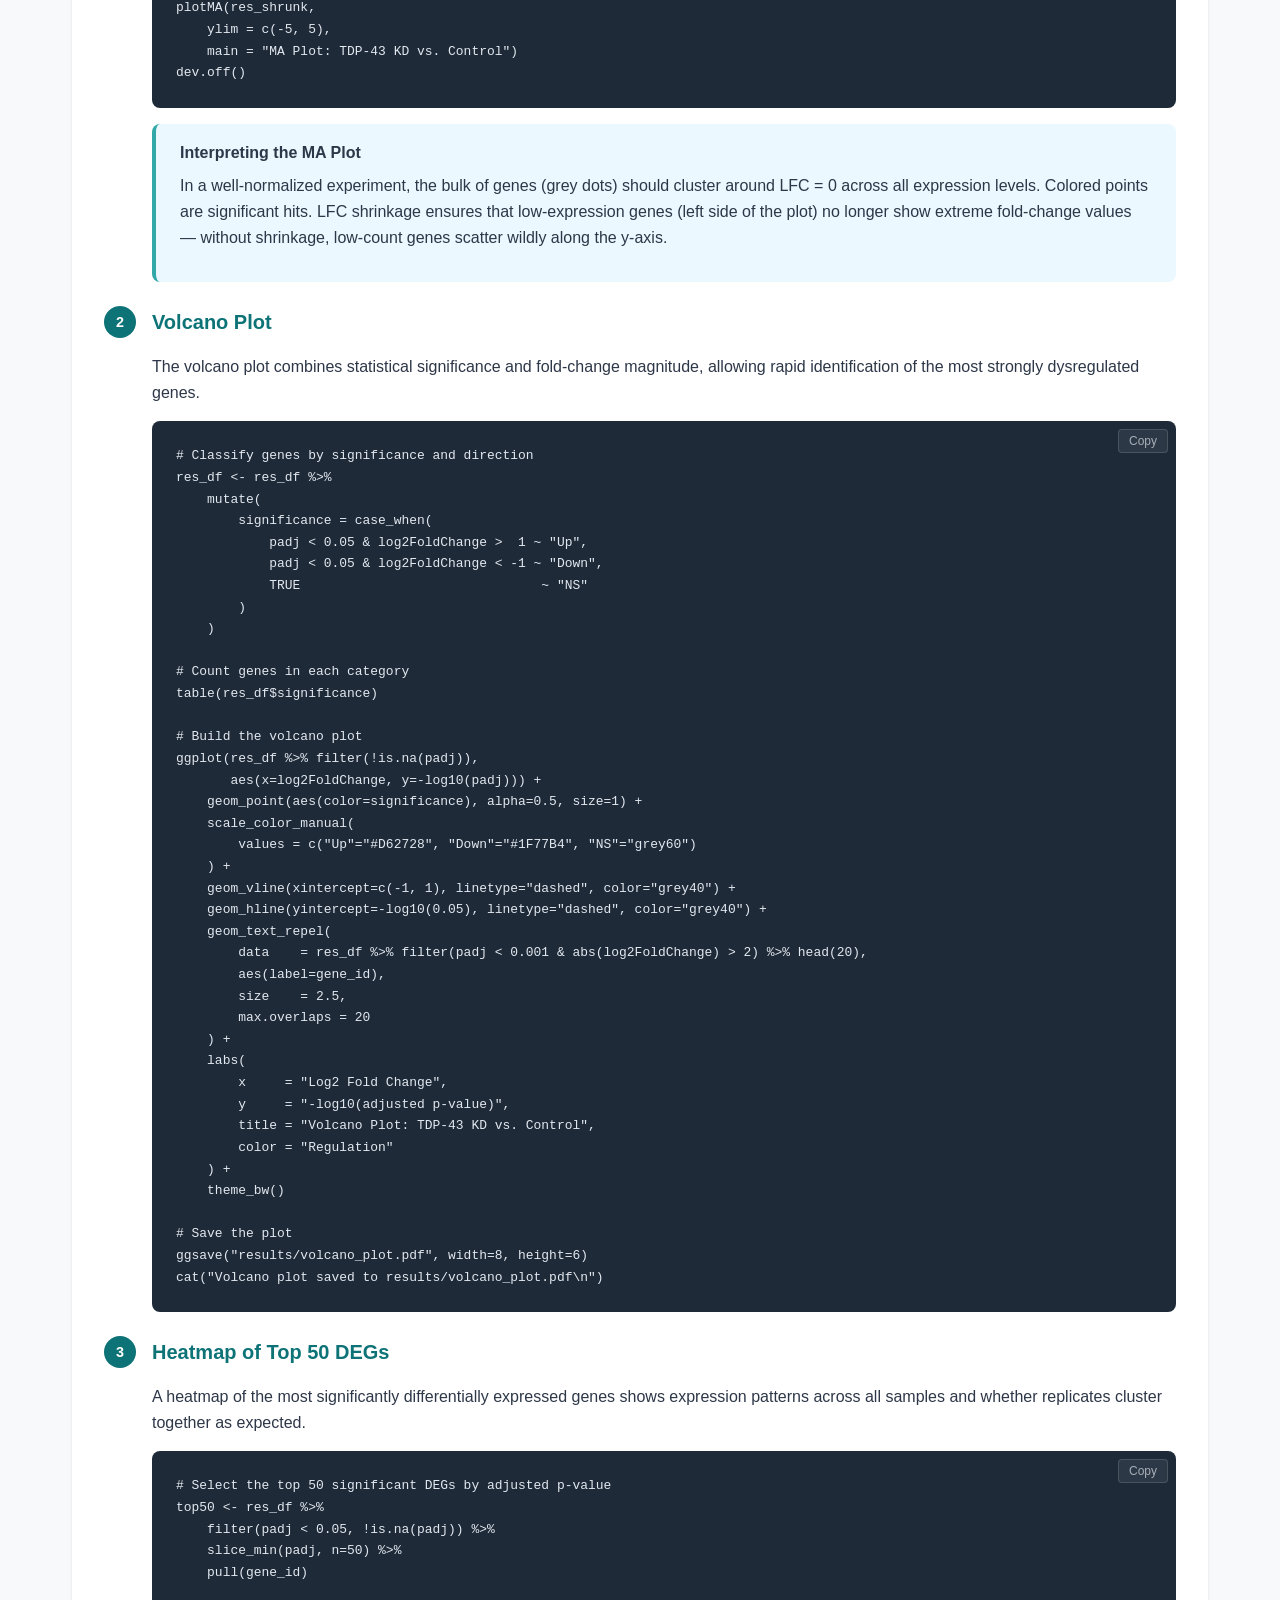
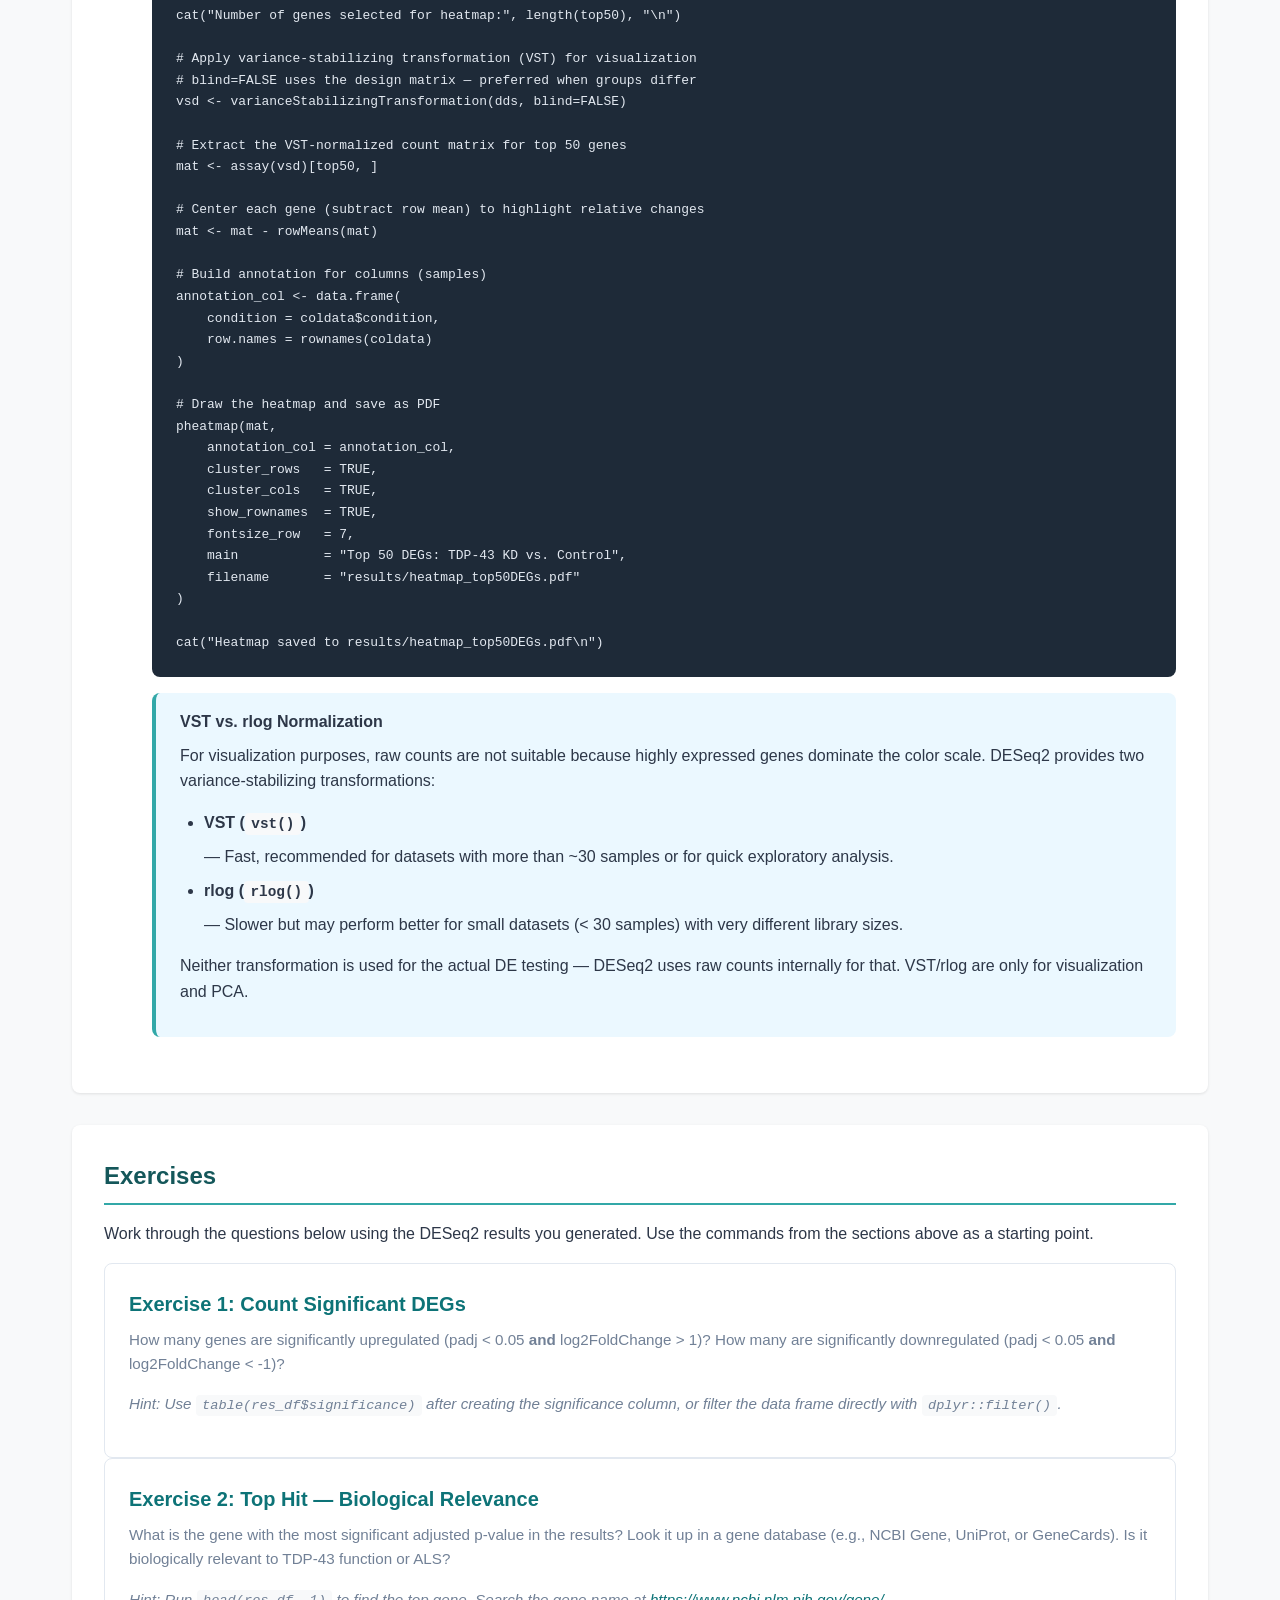
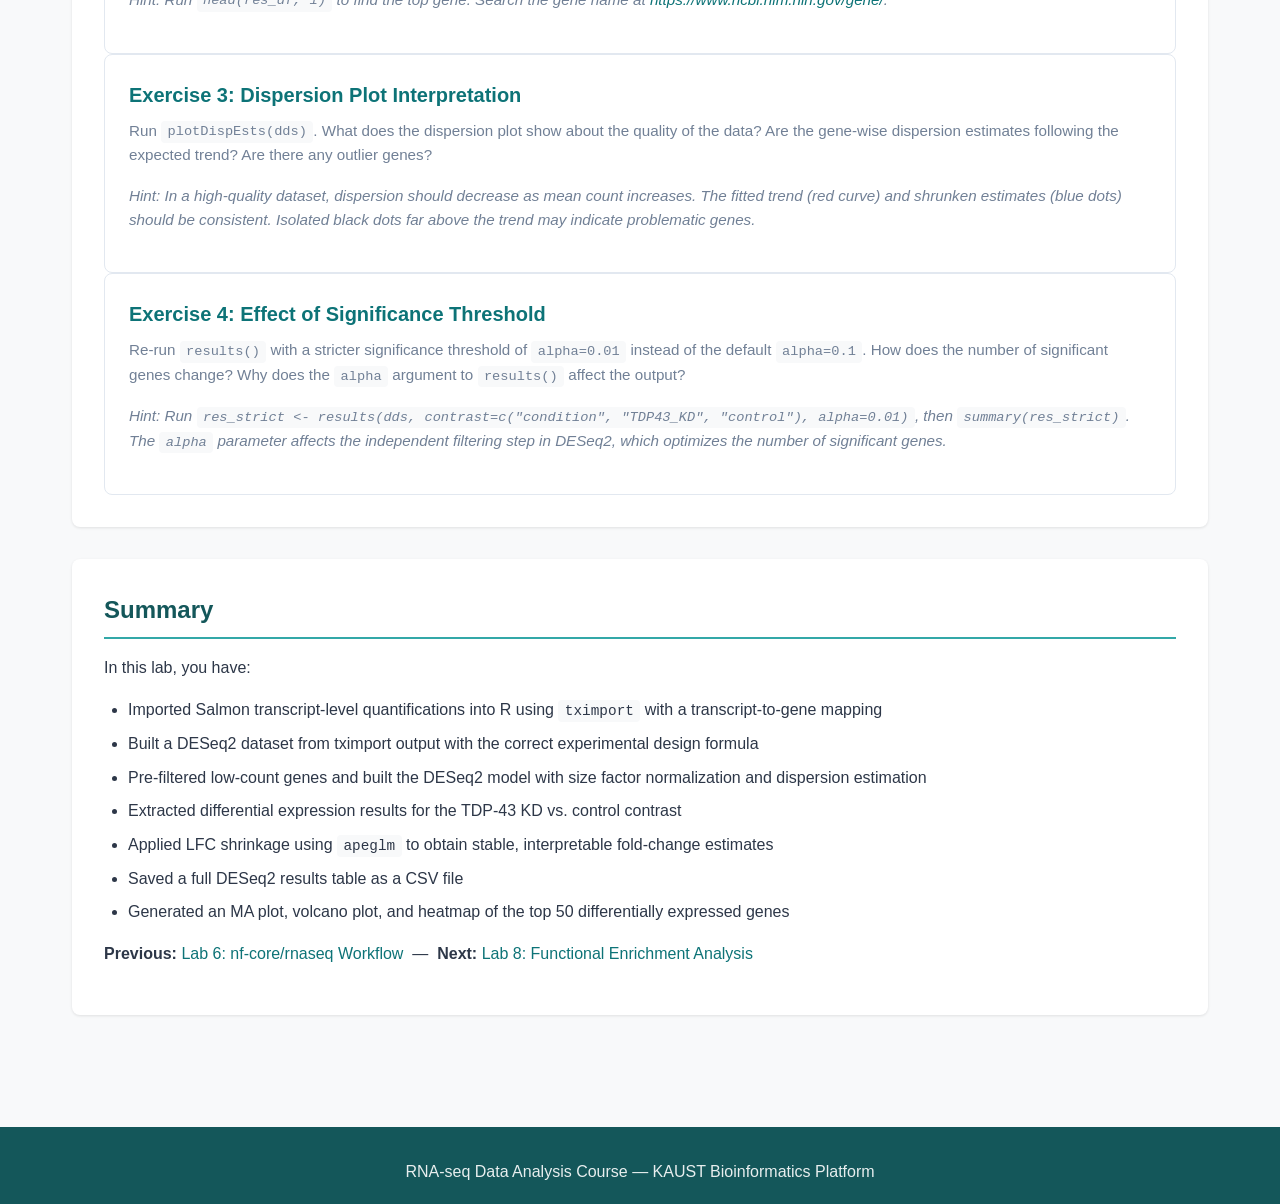
<file: html/lab-differential-expression.html>
<!DOCTYPE html>
<html lang="en">
<head>
    <meta charset="UTF-8">
    <meta name="viewport" content="width=device-width, initial-scale=1.0">
    <title>Lab 7: Differential Expression Analysis — RNA-seq Data Analysis Course</title>
    <link rel="stylesheet" href="../css/style.css">
</head>
<body>
    <nav>
        <div class="nav-container">
            <a href="../index.html" class="logo">The Bioinformatics Platform - KAUST</a>
            <button class="nav-toggle" onclick="toggleNav()">&#9776;</button>
            <ul id="nav-menu">
                <li><a href="../index.html">Home</a></li>
                <li><a href="schedule.html">Schedule</a></li>
                <li><a href="labs.html" class="active">Labs</a></li>
                <li><a href="setup.html">Setup</a></li>
            </ul>
        </div>
    </nav>

    <main>
        <h1>Lab 7: Differential Expression Analysis</h1>

        <div class="lab-nav">
            <a href="#background"><span class="part-num">Background</span><span class="part-label">DEA Overview</span></a>
            <a href="#part1"><span class="part-num">Part 1</span><span class="part-label">Setup</span></a>
            <a href="#part2"><span class="part-num">Part 2</span><span class="part-label">Import &amp; DESeq2 Object</span></a>
            <a href="#part3"><span class="part-num">Part 3</span><span class="part-label">Run DESeq2</span></a>
            <a href="#part4"><span class="part-num">Part 4</span><span class="part-label">Visualizations</span></a>
        </div>

        <p>In this lab, you will use <strong>DESeq2</strong> to identify differentially expressed genes (DEGs) in the GSE136366 dataset — an RNA-seq study of TDP-43 (TARDBP) knockdown in human cells. You will import Salmon quantification counts, build a statistical model, run DE analysis with log fold-change shrinkage, and produce publication-quality visualizations.</p>

        <div class="info-box note">
            <strong>Learning Objectives</strong>
            <ul>
                <li>Import Salmon quantification output into R using <code>tximport</code></li>
                <li>Construct a DESeq2 model with appropriate experimental design</li>
                <li>Run differential expression analysis and apply LFC shrinkage with <code>apeglm</code></li>
                <li>Extract, filter, and interpret DESeq2 results</li>
                <li>Generate volcano plots, MA plots, and a heatmap of top DEGs</li>
            </ul>
        </div>

        <!-- ====================== -->
        <!-- Dataset Background     -->
        <!-- ====================== -->
        <section id="background">
            <h2>Dataset Background: GSE136366</h2>
            <p><strong>GSE136366</strong> is a human RNA-seq dataset studying the effect of TDP-43 (encoded by <em>TARDBP</em>) knockdown. TDP-43 is an RNA-binding protein involved in RNA splicing and stability, and is implicated in ALS and frontotemporal dementia. The experimental design includes control samples and TDP-43 knockdown (KD) samples, each with biological replicates.</p>
            <table class="schedule-table">
                <tr><th>Property</th><th>Value</th></tr>
                <tr><td>GEO Accession</td><td><code>GSE136366</code></td></tr>
                <tr><td>Organism</td><td><em>Homo sapiens</em></td></tr>
                <tr><td>Comparison</td><td>TDP-43 knockdown vs. control</td></tr>
                <tr><td>Library Layout</td><td>Paired-end, Illumina</td></tr>
                <tr><td>Reference Genome</td><td>GRCh38 (hg38)</td></tr>
                <tr><td>Quantification</td><td>Salmon (via nf-core/rnaseq or manual run)</td></tr>
            </table>
        </section>

        <!-- ====================== -->
        <!-- Part 1: Setup          -->
        <!-- ====================== -->
        <section id="part1">
            <h2>Part 1: Setup</h2>
            <p>All analysis in this lab is performed in R. You can use an interactive R session on Ibex or connect via RStudio through the Ibex Open OnDemand (OOD) portal.</p>

            <div class="step" data-step="1">
                <h3>Start R session</h3>
                <pre><code># Connect to Ibex and start an interactive session
ssh username@ilogin.ibex.kaust.edu.sa
srun --pty --time=4:00:00 --mem=32G --cpus-per-task=4 bash

# Activate rnaseq conda env, see instructions on the <a href="setup.html#conda">setup</a> page
conda activate rnaseq

#Start an interactive R session
R
</code></pre>
            </div>

            <div class="step" data-step="2">
                <h3>Navigate to your workshop directory</h3>
                <pre><code># Set your working directory to the workshop folder
setwd("/ibex/user/$USER/workshop")

# Verify
getwd()
list.files()</code></pre>
            </div>

            <div class="step" data-step="3">
                <h3>Load required libraries</h3>
                <p>The following R packages are required. Install any that are missing before proceeding.</p>
                <pre><code># Core DE analysis packages
library(tximport)
library(DESeq2)

# Visualization
library(ggplot2)
library(pheatmap)
library(ggrepel)   # For non-overlapping labels on volcano plot
                   # Install if needed: install.packages("ggrepel")

# Data manipulation
library(dplyr)
library(tibble)

# For tx2gene mapping from the GTF (chr11 lab approach)
library(GenomicFeatures)

# For LFC shrinkage
library(apeglm)    # Install if needed: BiocManager::install("apeglm")</code></pre>
                <div class="info-box tip">
                    <strong>Tip: Installing Bioconductor Packages on Ibex</strong>
                    <p>DESeq2 and related packages are Bioconductor packages. Install them with:</p>
                    <pre><code>if (!requireNamespace("BiocManager", quietly=TRUE))
    install.packages("BiocManager")
BiocManager::install(c("DESeq2", "tximport", "apeglm", "GenomicFeatures"))</code></pre>
                </div>
            </div>
        </section>

        <!-- ============================================= -->
        <!-- Part 2: Import Counts and Build DESeq2 Object -->
        <!-- ============================================= -->
        <section id="part2">
            <h2>Part 2: Import Counts and Build DESeq2 Object</h2>
            <p>DESeq2 requires raw, un-normalized counts as input. We will use <code>tximport</code> to import Salmon's quantification output, which correctly accounts for transcript length differences across samples (important when using count-based methods like DESeq2).</p>

            <div class="info-box tip">
                <strong>Chr11 data scope</strong>
                <p>In this lab the Salmon counts come from nf-core/rnaseq run on <strong>chr11-filtered reads</strong> (Lab 6). Only genes on chromosome 11 are quantified. The DESeq2 workflow, contrasts, and visualizations are identical to a full-genome analysis — the chr11 scope simply means the number of tested genes and significant DEGs will be smaller.</p>
            </div>

            <div class="step" data-step="1">
                <h3>Build a transcript-to-gene mapping (tx2gene)</h3>
                <p>Salmon quantifies at the transcript level. We need a mapping table from transcript IDs to gene IDs to aggregate counts to the gene level. We will build this directly from the chr11 GTF file.</p>
                <pre><code># Build transcript-to-gene mapping from the chr11 GTF
library(GenomicFeatures)
gtf_path <- "/biocorelab/BIX/resources/genomes/workshops/references/chr11/GRCh38.chr11.gtf"

library(txdbmaker)
txdb <- makeTxDbFromGFF(gtf_path, format = "gtf")

k       <- keys(txdb, keytype = "TXNAME")
tx2gene <- select(txdb, k, "GENEID", "TXNAME")

head(tx2gene)
cat("Transcript-to-gene mappings:", nrow(tx2gene), "\n")</code></pre>
            </div>

            <div class="step" data-step="2">
                <h3>Locate Salmon quantification files</h3>
                <p>Salmon produces a <code>quant.sf</code> file for each sample. These are found in the nf-core/rnaseq output at the path shown below.</p>
                <pre><code># Define the six GSE136366 sample IDs
sample_ids <- c(
    "KO_1", "KO_2", "KO_3",
    "WT_1", "WT_2", "WT_3"
)

# Salmon counts from nf-core/rnaseq output
WORKSHOP <- paste0("/ibex/user/", Sys.getenv("USER"), "/workshop")
quant_files <- file.path(WORKSHOP, "nfcore_rnaseq/results/star_salmon/", sample_ids, "quant.sf")
names(quant_files) <- sample_ids

# Verify all files exist before importing
stopifnot(all(file.exists(quant_files)))
quant_files</code></pre>
            </div>

            <div class="step" data-step="3">
                <h3>Import counts with tximport</h3>
                <pre><code># Import Salmon output at the gene level using tx2gene
txi <- tximport(
    quant_files,
    type      = "salmon",
    tx2gene   = tx2gene,
    ignoreTxVersion = TRUE   # Strip transcript version suffix if needed
)

# txi is a list with three matrices: counts, abundance (TPM), length
names(txi)

# Check dimensions: rows = genes, columns = samples
dim(txi$counts)
head(txi$counts)</code></pre>
                <div class="info-box note">
                    <strong>What does tximport do?</strong>
                    <p><code>tximport</code> aggregates transcript-level estimates to the gene level. Importantly, it imports both the estimated counts and the transcript length offsets (average transcript length per gene per sample). When these are passed to DESeq2, it adjusts for differences in isoform usage across samples — this is more accurate than simply summing raw counts.</p>
                </div>
            </div>

            <div class="step" data-step="4">
                <h3>Create sample metadata (coldata)</h3>
                <p>GSE136366 contains control samples (WT_*) and TDP-43 knockdown (KO_*) samples. The sample IDs encode the condition, making it straightforward to define the experimental design.</p>
                <pre><code># GSE136366: KO_* samples are TDP-43 knockdown, WT_* are controls
sample_ids <- c(
    "KO_1", "KO_2", "KO_3",
    "WT_1", "WT_2", "WT_3"
)

condition <- ifelse(grepl("^KO", sample_ids), "TDP43_KD", "control")

coldata <- data.frame(
    sample    = sample_ids,
    condition = factor(condition, levels = c("control", "TDP43_KD")),
    row.names = sample_ids
)

coldata$condition <- relevel(coldata$condition, ref = "control")

# Verify
coldata
levels(coldata$condition)   # Should show: "control" "TDP43_KD"</code></pre>
                <div class="info-box warning">
                    <strong>Important: Verify Sample Order</strong>
                    <p>The order of samples in <code>coldata</code> must exactly match the order of columns in the <code>txi$counts</code> matrix. Check this with <code>all(rownames(coldata) == colnames(txi$counts))</code> — it must return <code>TRUE</code> before proceeding. Since both <code>quant_files</code> and <code>coldata</code> are built from the same <code>sample_ids</code> vector, the order is guaranteed to match.</p>
                    <pre><code># This must return TRUE
all(rownames(coldata) == colnames(txi$counts))</code></pre>
                </div>
            </div>

            <div class="step" data-step="5">
                <h3>Build the DESeq2 object and pre-filter</h3>
                <pre><code># Create DESeqDataSet from tximport object
dds <- DESeqDataSetFromTximport(txi, colData=coldata, design=~condition)

# Inspect the object
dds

# Pre-filter: remove genes with very low counts across all samples
# Keep genes with at least 10 counts in at least 3 samples
keep <- rowSums(counts(dds) >= 10) >= 3
dds  <- dds[keep, ]

cat("Genes retained after filtering:", nrow(dds), "\n")</code></pre>
                <div class="info-box note">
                    <strong>Why Pre-filter?</strong>
                    <p>Genes with very few reads across all samples carry no statistical power and inflate the multiple testing burden. Removing them speeds up the analysis and improves the sensitivity of adjusted p-value calculations. A common threshold is: keep genes where at least N samples have a count of 10 or more, where N equals the size of the smallest group (here, 3 replicates).</p>
                </div>
            </div>
        </section>

        <!-- ========================= -->
        <!-- Part 3: Run DESeq2        -->
        <!-- ========================= -->
        <section id="part3">
            <h2>Part 3: Run DESeq2</h2>
            <p>DESeq2 fits a negative binomial generalized linear model to estimate gene-wise dispersion and tests for differential expression using the Wald test.</p>

            <div class="step" data-step="1">
                <h3>Run the DESeq2 analysis</h3>
                <pre><code># Run the full DESeq2 pipeline (normalization, dispersion estimation, model fitting)
dds <- DESeq(dds)

# Check size factors — these represent relative sequencing depth per sample
# Values close to 1.0 indicate similar library sizes
normalizationFactors(dds)

# View the available results names (contrasts defined by the model)
resultsNames(dds)</code></pre>
            </div>

            <div class="step" data-step="2">
                <h3>Inspect dispersion estimates</h3>
                <pre><code># Plot dispersion estimates — useful quality check
pdf("dispersion_estimates.pdf")
plotDispEsts(dds, main="Dispersion Estimates: GSE136366")
dev.off()</code></pre>
                <div class="info-box note">
                    <strong>Reading the Dispersion Plot</strong>
                    <p>The dispersion plot shows gene-wise dispersion estimates (black dots), the fitted mean-dispersion trend (red line), and the final shrunken estimates (blue dots). In a well-behaved dataset you should see dispersion decrease as mean expression increases, and the shrunken estimates clustering around the trend line. Outlier genes with very high dispersion will appear as isolated black dots above the trend.</p>
                </div>
            </div>

            <div class="step" data-step="3">
                <h3>Extract results</h3>
                <pre><code># Extract DE results for the contrast: TDP43_KD vs. control
res <- results(dds, contrast=c("condition", "TDP43_KD", "control"))

# Print a summary: total significant genes at default alpha=0.1
summary(res)

# View the top results sorted by adjusted p-value
head(res[order(res$padj), ])</code></pre>
                <div class="info-box note">
                    <strong>Understanding the p-value vs. Adjusted p-value</strong>
                    <p>In a typical RNA-seq experiment, DESeq2 tests tens of thousands of genes simultaneously. If we used the raw p-value (threshold 0.05), we would expect 5% of all tests to be false positives by chance alone — that could mean thousands of spurious hits. The <strong>adjusted p-value</strong> (also called the FDR, or Benjamini-Hochberg corrected p-value) accounts for this multiple testing problem by controlling the expected proportion of false discoveries among all significant results. Always use <code>padj</code>, not <code>pvalue</code>, for filtering significant genes.</p>
                </div>
            </div>

            <div class="step" data-step="4">
                <h3>Apply LFC shrinkage with apeglm</h3>
                <pre><code># Apply log fold-change shrinkage using the apeglm method
# coef must match a name from resultsNames(dds)
res_shrunk <- lfcShrink(
    dds,
    coef = "condition_TDP43_KD_vs_control",
    type = "apeglm"
)

# Summary of shrunken results
summary(res_shrunk)</code></pre>
                <div class="info-box note">
                    <strong>Why Apply LFC Shrinkage?</strong>
                    <p>For genes with very low counts, the raw log2 fold-change estimates are noisy and often extreme (e.g., LFC = 8 for a gene with 1 count in one group and 3 in another). LFC shrinkage pulls these unreliable estimates toward zero, weighted by the amount of information (expression level and dispersion) available for each gene. This produces more accurate and interpretable fold-change values, particularly for ranking and visualization. The <strong>apeglm</strong> method (Adaptive t Prior shrinkage) is the recommended default in current DESeq2 versions.</p>
                    <p>Note: shrinkage does <em>not</em> change p-values or which genes are called significant — only the fold-change estimates are modified.</p>
                </div>
            </div>

            <div class="step" data-step="5">
                <h3>Export results to a table</h3>
                <pre><code># Convert results to a data frame and add gene IDs as a column
res_df <- as.data.frame(res_shrunk) %>%
    tibble::rownames_to_column("gene_id") %>%
    arrange(padj)

# Quick look at the top hits
head(res_df, 20)

# Save the full results table
dir.create("results", showWarnings=FALSE)
write.csv(res_df,
    file      = "results/DESeq2_TDP43KD_vs_control.csv",
    row.names = FALSE)

cat("Results saved to results/DESeq2_TDP43KD_vs_control.csv\n")
cat("Total genes tested:", nrow(res_df), "\n")
cat("Significant (padj < 0.05):", sum(res_df$padj < 0.05, na.rm=TRUE), "\n")</code></pre>
                <div class="info-box tip">
                    <strong>Recommended Thresholds for Filtering DEGs</strong>
                    <p>There is no universal threshold, but a widely used convention in RNA-seq studies is:</p>
                    <ul>
                        <li><strong>Adjusted p-value:</strong> <code>padj &lt; 0.05</code> — controls the false discovery rate at 5%</li>
                        <li><strong>Log2 fold-change:</strong> <code>|log2FoldChange| &gt; 1</code> — corresponds to a 2-fold change, filtering for biologically meaningful effect sizes</li>
                    </ul>
                    <p>More stringent studies use <code>padj &lt; 0.01</code> and <code>|LFC| &gt; 2</code>. Always report the exact thresholds used in your methods section. Note that the LFC threshold is separate from the statistical significance threshold — a gene can be statistically significant but biologically uninteresting if its fold-change is very small.</p>
                </div>
            </div>
        </section>

        <!-- ========================= -->
        <!-- Part 4: Visualizations    -->
        <!-- ========================= -->
        <section id="part4">
            <h2>Part 4: Visualizations</h2>
            <p>Visualizations help communicate the scale and pattern of differential expression. We will produce three standard plots: an MA plot, a volcano plot, and a heatmap of the top DEGs.</p>

            <div class="step" data-step="1">
                <h3>MA Plot</h3>
                <p>The MA plot shows the relationship between mean expression (x-axis) and log2 fold-change (y-axis). It helps assess whether the LFC shrinkage worked correctly and whether there is any systematic bias.</p>
                <pre><code># MA plot using the shrunken LFC estimates
# Points in blue are significant at padj < 0.05
png("results/MA_plot_TDP43_KD_vs_Control.png", width = 800, height = 600, res = 120)
plotMA(res_shrunk,
    ylim = c(-5, 5),
    main = "MA Plot: TDP-43 KD vs. Control")
dev.off()
</code></pre>
                <div class="info-box note">
                    <strong>Interpreting the MA Plot</strong>
                    <p>In a well-normalized experiment, the bulk of genes (grey dots) should cluster around LFC = 0 across all expression levels. Colored points are significant hits. LFC shrinkage ensures that low-expression genes (left side of the plot) no longer show extreme fold-change values — without shrinkage, low-count genes scatter wildly along the y-axis.</p>
                </div>
            </div>

            <div class="step" data-step="2">
                <h3>Volcano Plot</h3>
                <p>The volcano plot combines statistical significance and fold-change magnitude, allowing rapid identification of the most strongly dysregulated genes.</p>
                <pre><code># Classify genes by significance and direction
res_df <- res_df %>%
    mutate(
        significance = case_when(
            padj < 0.05 & log2FoldChange >  1 ~ "Up",
            padj < 0.05 & log2FoldChange < -1 ~ "Down",
            TRUE                               ~ "NS"
        )
    )

# Count genes in each category
table(res_df$significance)

# Build the volcano plot
ggplot(res_df %>% filter(!is.na(padj)),
       aes(x=log2FoldChange, y=-log10(padj))) +
    geom_point(aes(color=significance), alpha=0.5, size=1) +
    scale_color_manual(
        values = c("Up"="#D62728", "Down"="#1F77B4", "NS"="grey60")
    ) +
    geom_vline(xintercept=c(-1, 1), linetype="dashed", color="grey40") +
    geom_hline(yintercept=-log10(0.05), linetype="dashed", color="grey40") +
    geom_text_repel(
        data    = res_df %>% filter(padj < 0.001 & abs(log2FoldChange) > 2) %>% head(20),
        aes(label=gene_id),
        size    = 2.5,
        max.overlaps = 20
    ) +
    labs(
        x     = "Log2 Fold Change",
        y     = "-log10(adjusted p-value)",
        title = "Volcano Plot: TDP-43 KD vs. Control",
        color = "Regulation"
    ) +
    theme_bw()

# Save the plot
ggsave("results/volcano_plot.pdf", width=8, height=6)
cat("Volcano plot saved to results/volcano_plot.pdf\n")</code></pre>
            </div>

            <div class="step" data-step="3">
                <h3>Heatmap of Top 50 DEGs</h3>
                <p>A heatmap of the most significantly differentially expressed genes shows expression patterns across all samples and whether replicates cluster together as expected.</p>
                <pre><code># Select the top 50 significant DEGs by adjusted p-value
top50 <- res_df %>%
    filter(padj < 0.05, !is.na(padj)) %>%
    slice_min(padj, n=50) %>%
    pull(gene_id)

cat("Number of genes selected for heatmap:", length(top50), "\n")

# Apply variance-stabilizing transformation (VST) for visualization
# blind=FALSE uses the design matrix — preferred when groups differ
vsd <- varianceStabilizingTransformation(dds, blind=FALSE)

# Extract the VST-normalized count matrix for top 50 genes
mat <- assay(vsd)[top50, ]

# Center each gene (subtract row mean) to highlight relative changes
mat <- mat - rowMeans(mat)

# Build annotation for columns (samples)
annotation_col <- data.frame(
    condition = coldata$condition,
    row.names = rownames(coldata)
)

# Draw the heatmap and save as PDF
pheatmap(mat,
    annotation_col = annotation_col,
    cluster_rows   = TRUE,
    cluster_cols   = TRUE,
    show_rownames  = TRUE,
    fontsize_row   = 7,
    main           = "Top 50 DEGs: TDP-43 KD vs. Control",
    filename       = "results/heatmap_top50DEGs.pdf"
)

cat("Heatmap saved to results/heatmap_top50DEGs.pdf\n")</code></pre>
                <div class="info-box note">
                    <strong>VST vs. rlog Normalization</strong>
                    <p>For visualization purposes, raw counts are not suitable because highly expressed genes dominate the color scale. DESeq2 provides two variance-stabilizing transformations:</p>
                    <ul>
                        <li><strong>VST (<code>vst()</code>)</strong> — Fast, recommended for datasets with more than ~30 samples or for quick exploratory analysis.</li>
                        <li><strong>rlog (<code>rlog()</code>)</strong> — Slower but may perform better for small datasets (&lt; 30 samples) with very different library sizes.</li>
                    </ul>
                    <p>Neither transformation is used for the actual DE testing — DESeq2 uses raw counts internally for that. VST/rlog are only for visualization and PCA.</p>
                </div>
            </div>
        </section>

        <!-- ============ -->
        <!-- Exercises    -->
        <!-- ============ -->
        <section id="exercises">
            <h2>Exercises</h2>
            <p>Work through the questions below using the DESeq2 results you generated. Use the commands from the sections above as a starting point.</p>

            <div class="card">
                <h3>Exercise 1: Count Significant DEGs</h3>
                <p>How many genes are significantly upregulated (padj &lt; 0.05 <strong>and</strong> log2FoldChange &gt; 1)? How many are significantly downregulated (padj &lt; 0.05 <strong>and</strong> log2FoldChange &lt; -1)?</p>
                <p><em>Hint: Use <code>table(res_df$significance)</code> after creating the significance column, or filter the data frame directly with <code>dplyr::filter()</code>.</em></p>
            </div>

            <div class="card">
                <h3>Exercise 2: Top Hit — Biological Relevance</h3>
                <p>What is the gene with the most significant adjusted p-value in the results? Look it up in a gene database (e.g., NCBI Gene, UniProt, or GeneCards). Is it biologically relevant to TDP-43 function or ALS?</p>
                <p><em>Hint: Run <code>head(res_df, 1)</code> to find the top gene. Search the gene name at <a href="https://www.ncbi.nlm.nih.gov/gene/" target="_blank">https://www.ncbi.nlm.nih.gov/gene/</a>.</em></p>
            </div>

            <div class="card">
                <h3>Exercise 3: Dispersion Plot Interpretation</h3>
                <p>Run <code>plotDispEsts(dds)</code>. What does the dispersion plot show about the quality of the data? Are the gene-wise dispersion estimates following the expected trend? Are there any outlier genes?</p>
                <p><em>Hint: In a high-quality dataset, dispersion should decrease as mean count increases. The fitted trend (red curve) and shrunken estimates (blue dots) should be consistent. Isolated black dots far above the trend may indicate problematic genes.</em></p>
            </div>

            <div class="card">
                <h3>Exercise 4: Effect of Significance Threshold</h3>
                <p>Re-run <code>results()</code> with a stricter significance threshold of <code>alpha=0.01</code> instead of the default <code>alpha=0.1</code>. How does the number of significant genes change? Why does the <code>alpha</code> argument to <code>results()</code> affect the output?</p>
                <p><em>Hint: Run <code>res_strict &lt;- results(dds, contrast=c("condition", "TDP43_KD", "control"), alpha=0.01)</code>, then <code>summary(res_strict)</code>. The <code>alpha</code> parameter affects the independent filtering step in DESeq2, which optimizes the number of significant genes.</em></p>
            </div>
        </section>

        <!-- ========= -->
        <!-- Summary   -->
        <!-- ========= -->
        <section id="summary">
            <h2>Summary</h2>
            <p>In this lab, you have:</p>
            <ul>
                <li>Imported Salmon transcript-level quantifications into R using <code>tximport</code> with a transcript-to-gene mapping</li>
                <li>Built a DESeq2 dataset from tximport output with the correct experimental design formula</li>
                <li>Pre-filtered low-count genes and built the DESeq2 model with size factor normalization and dispersion estimation</li>
                <li>Extracted differential expression results for the TDP-43 KD vs. control contrast</li>
                <li>Applied LFC shrinkage using <code>apeglm</code> to obtain stable, interpretable fold-change estimates</li>
                <li>Saved a full DESeq2 results table as a CSV file</li>
                <li>Generated an MA plot, volcano plot, and heatmap of the top 50 differentially expressed genes</li>
            </ul>
            <p>
                <strong>Previous:</strong> <a href="lab-nfcore-rnaseq.html">Lab 6: nf-core/rnaseq Workflow</a>
                &nbsp;&mdash;&nbsp;
                <strong>Next:</strong> <a href="lab-functional-enrichment.html">Lab 8: Functional Enrichment Analysis</a>
            </p>
        </section>
    </main>

    <footer>
        <p>RNA-seq Data Analysis Course &mdash; KAUST Bioinformatics Platform</p>
    </footer>

    <script>
        function toggleNav() {
            document.getElementById('nav-menu').classList.toggle('show');
        }

        // Add copy buttons to all code blocks
        document.addEventListener('DOMContentLoaded', function() {
            const codeBlocks = document.querySelectorAll('pre');
            codeBlocks.forEach(function(pre) {
                const container = document.createElement('div');
                container.className = 'code-container';
                pre.parentNode.insertBefore(container, pre);
                container.appendChild(pre);

                const copyBtn = document.createElement('button');
                copyBtn.className = 'copy-btn';
                copyBtn.textContent = 'Copy';
                copyBtn.addEventListener('click', function() {
                    const code = pre.querySelector('code');
                    const text = code ? code.textContent : pre.textContent;
                    navigator.clipboard.writeText(text).then(function() {
                        copyBtn.textContent = 'Copied!';
                        copyBtn.classList.add('copied');
                        setTimeout(function() {
                            copyBtn.textContent = 'Copy';
                            copyBtn.classList.remove('copied');
                        }, 2000);
                    });
                });
                container.appendChild(copyBtn);
            });
        });
    </script>
</body>
</html>
</file>
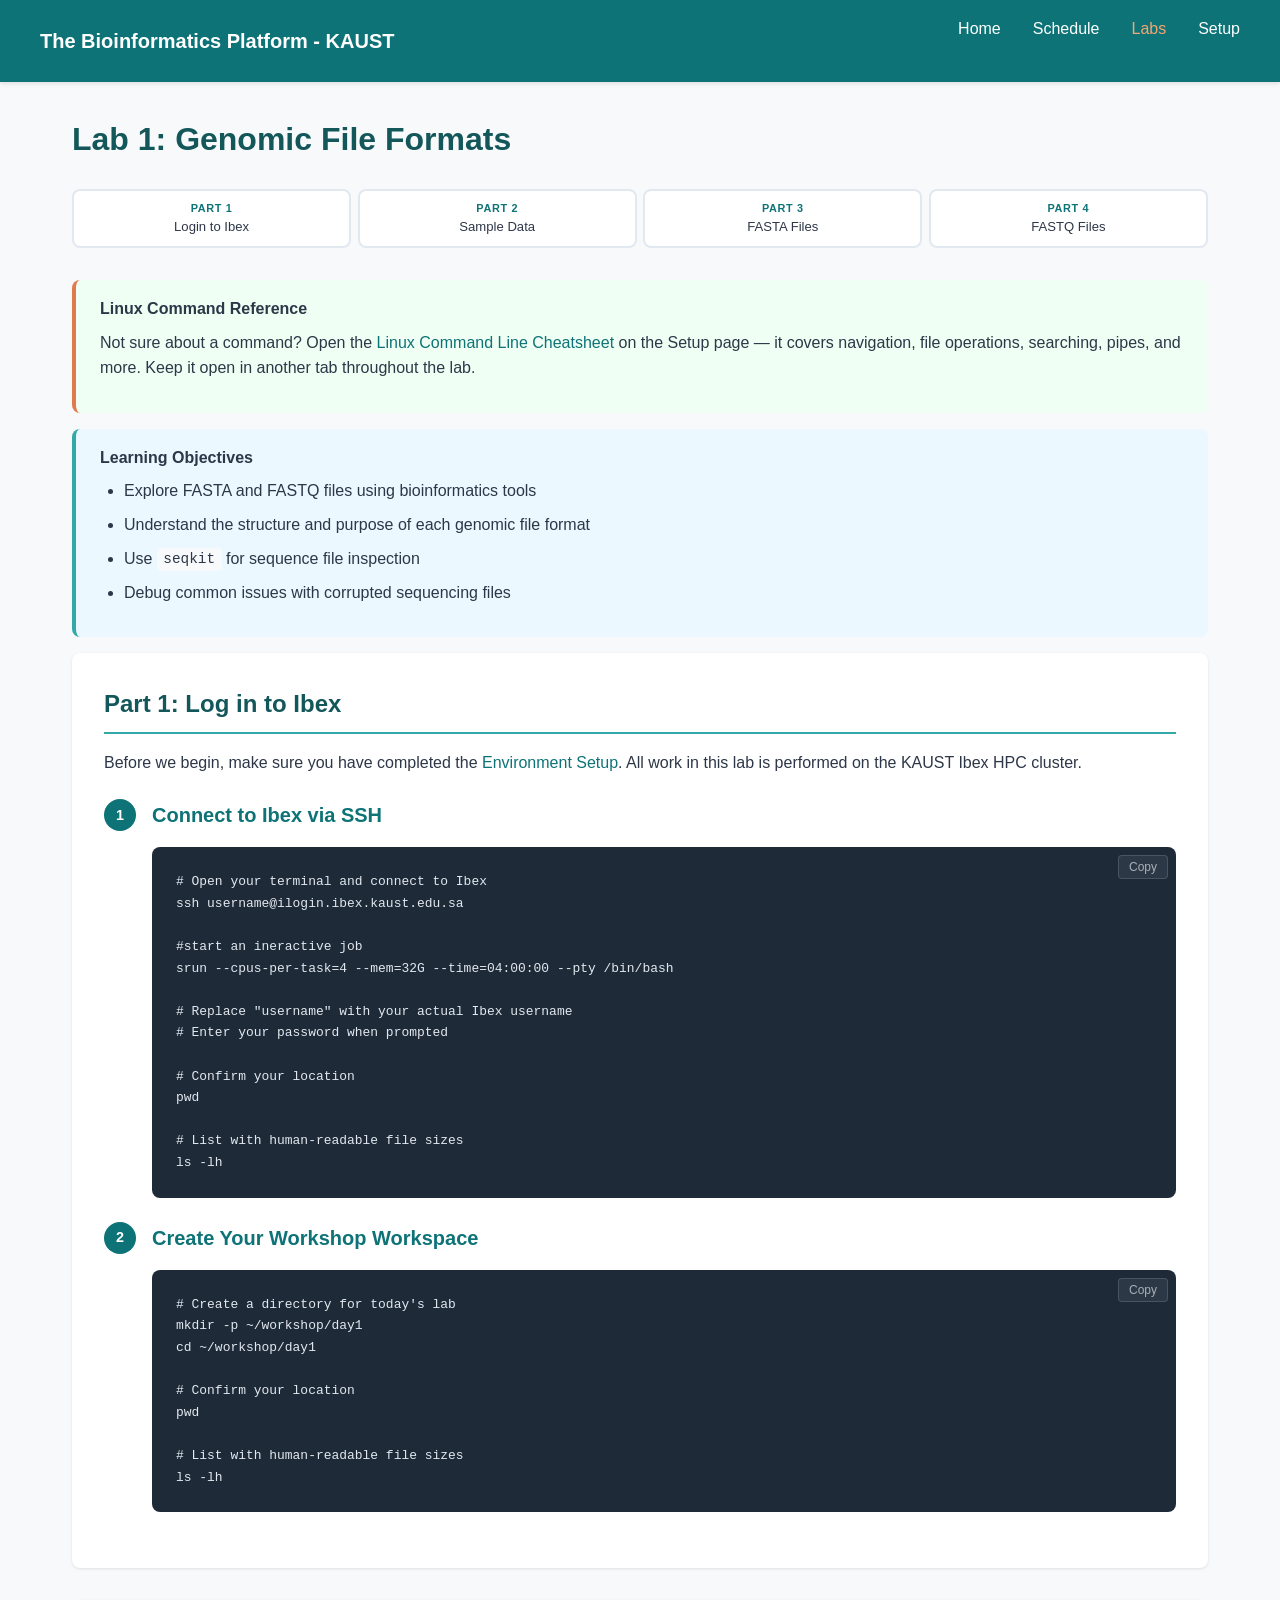
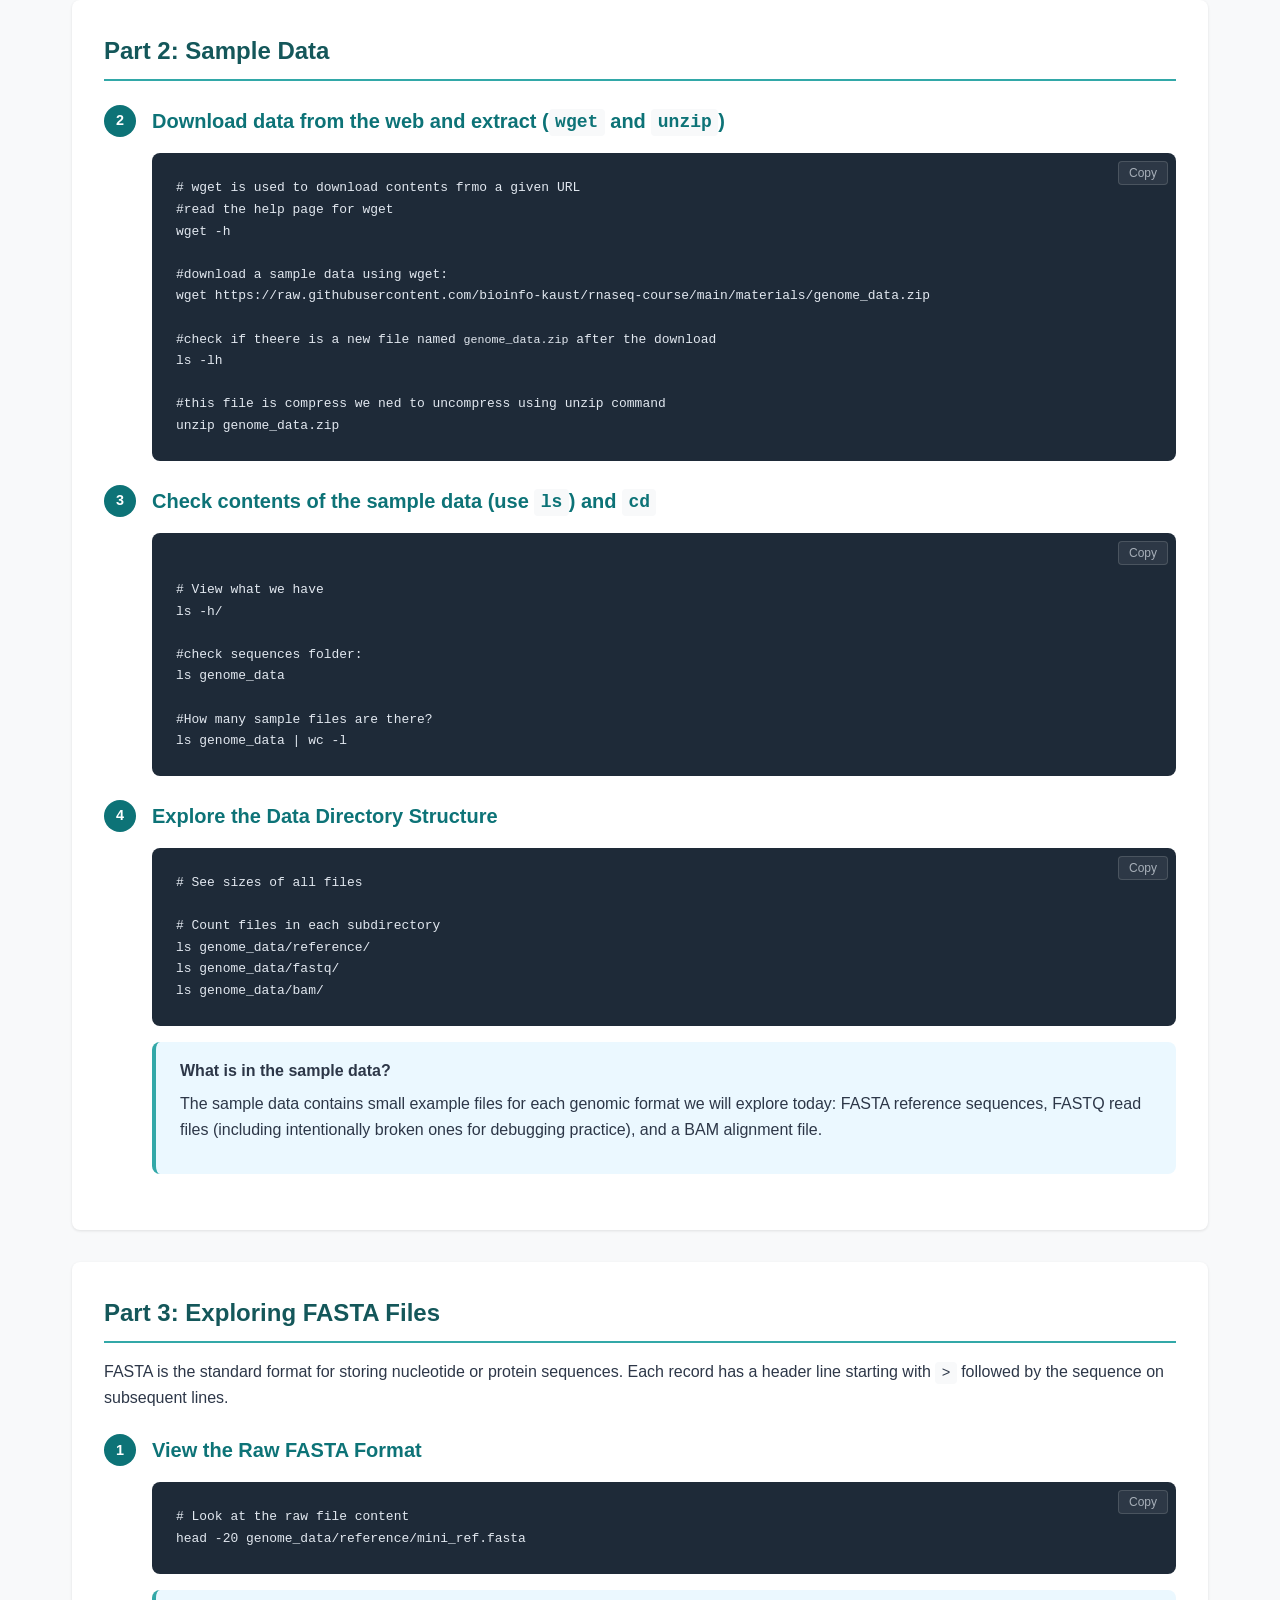
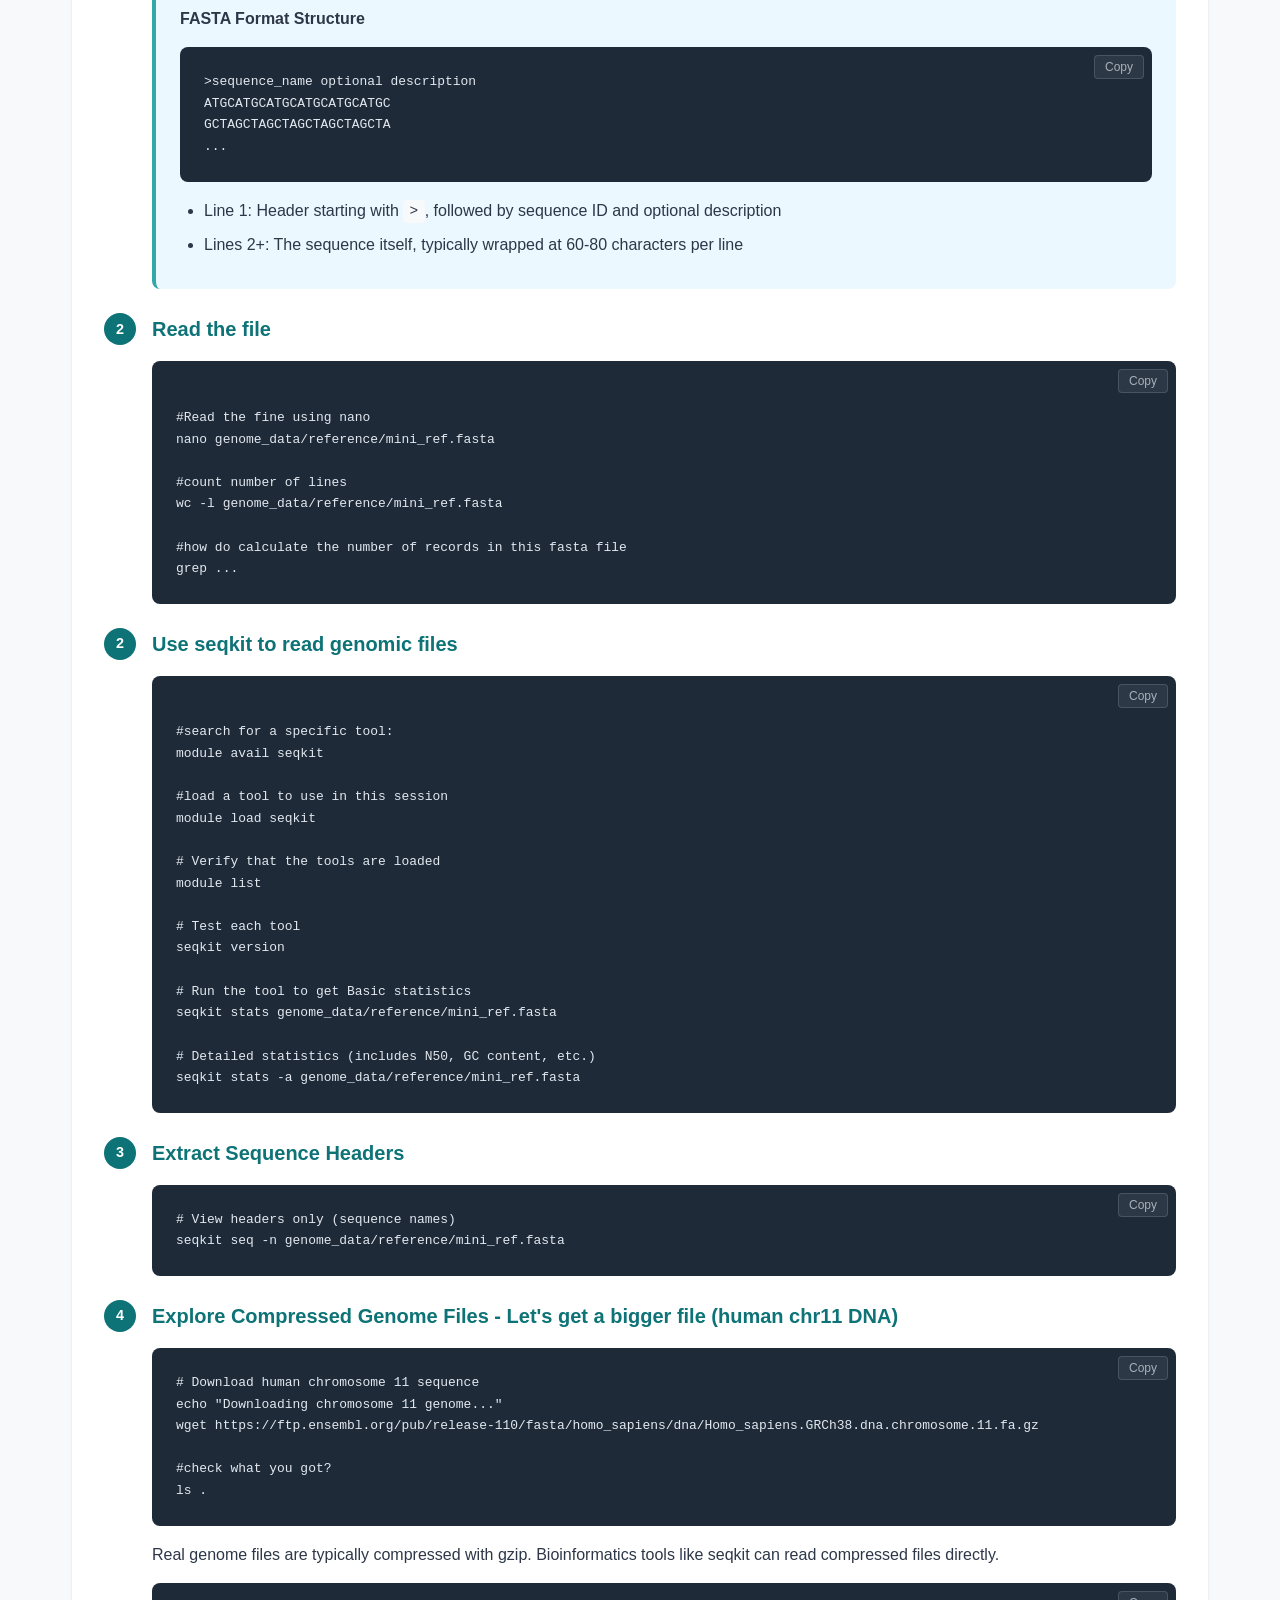
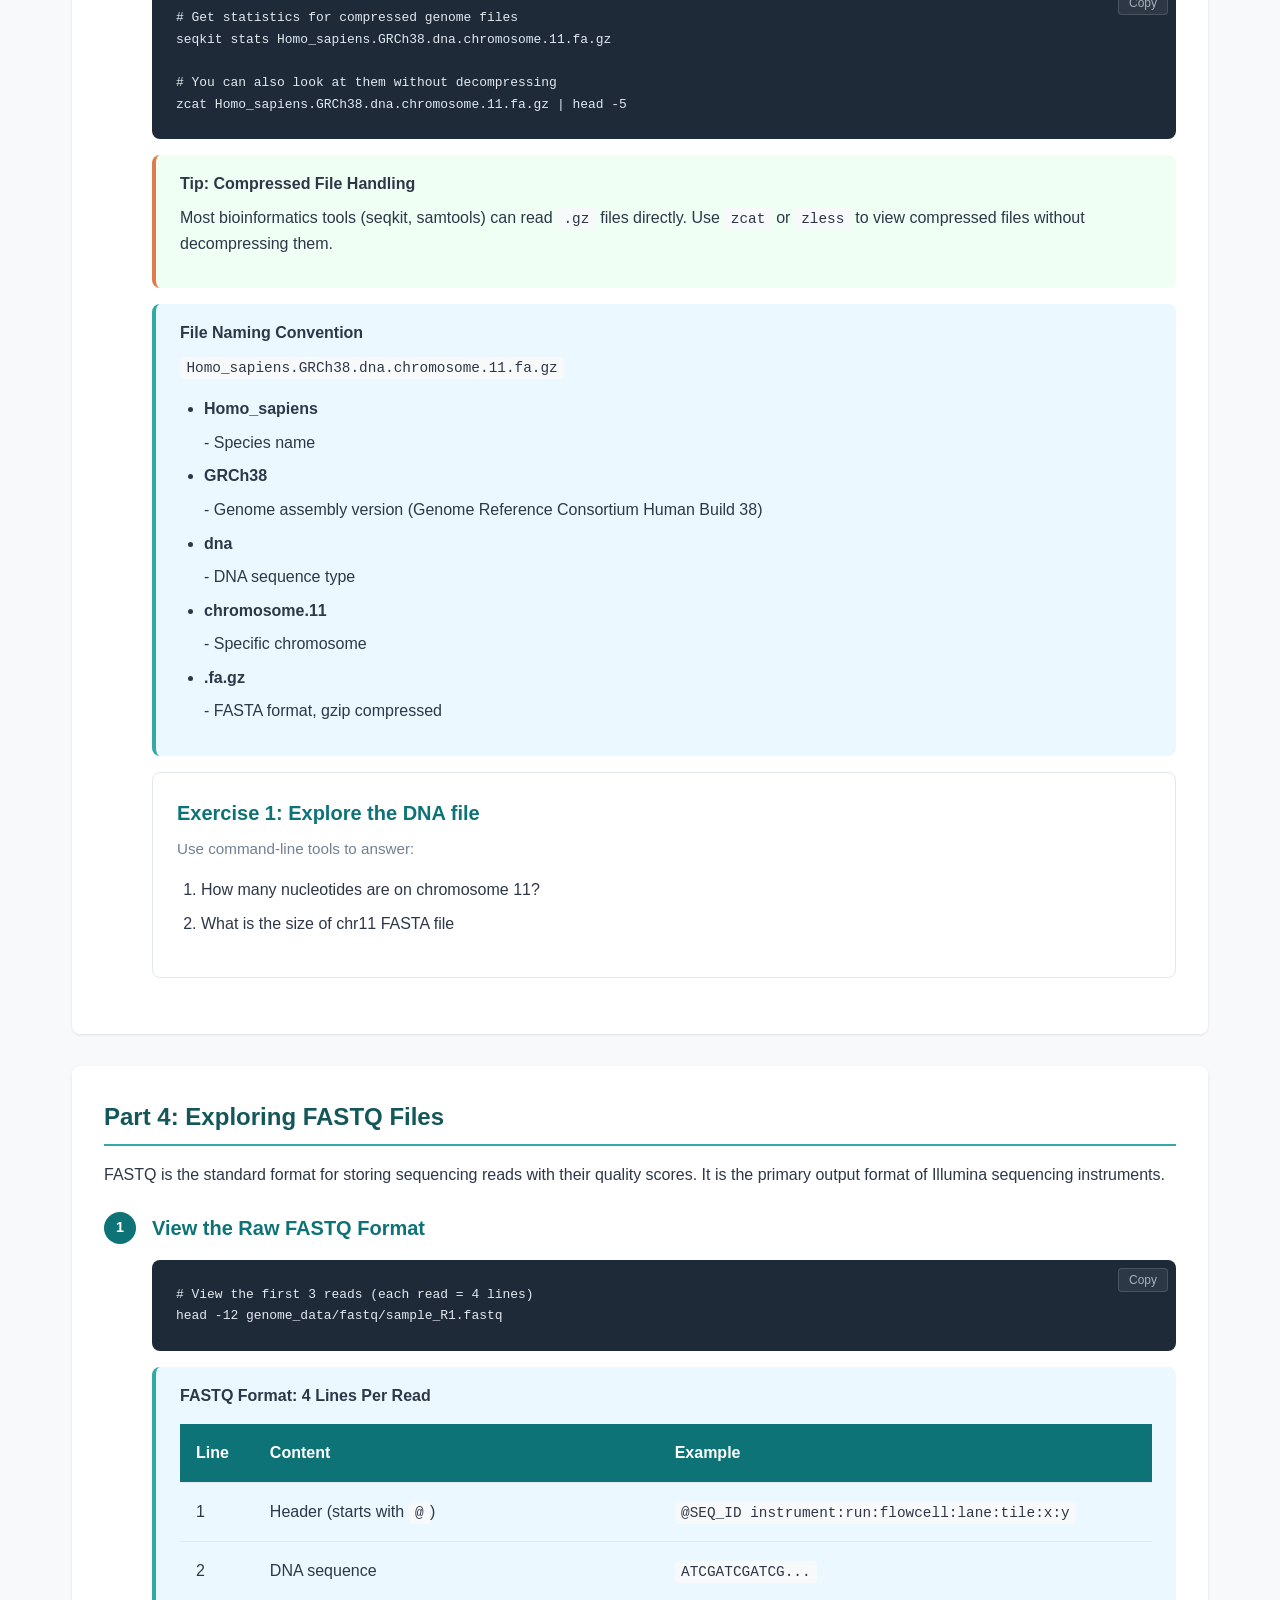
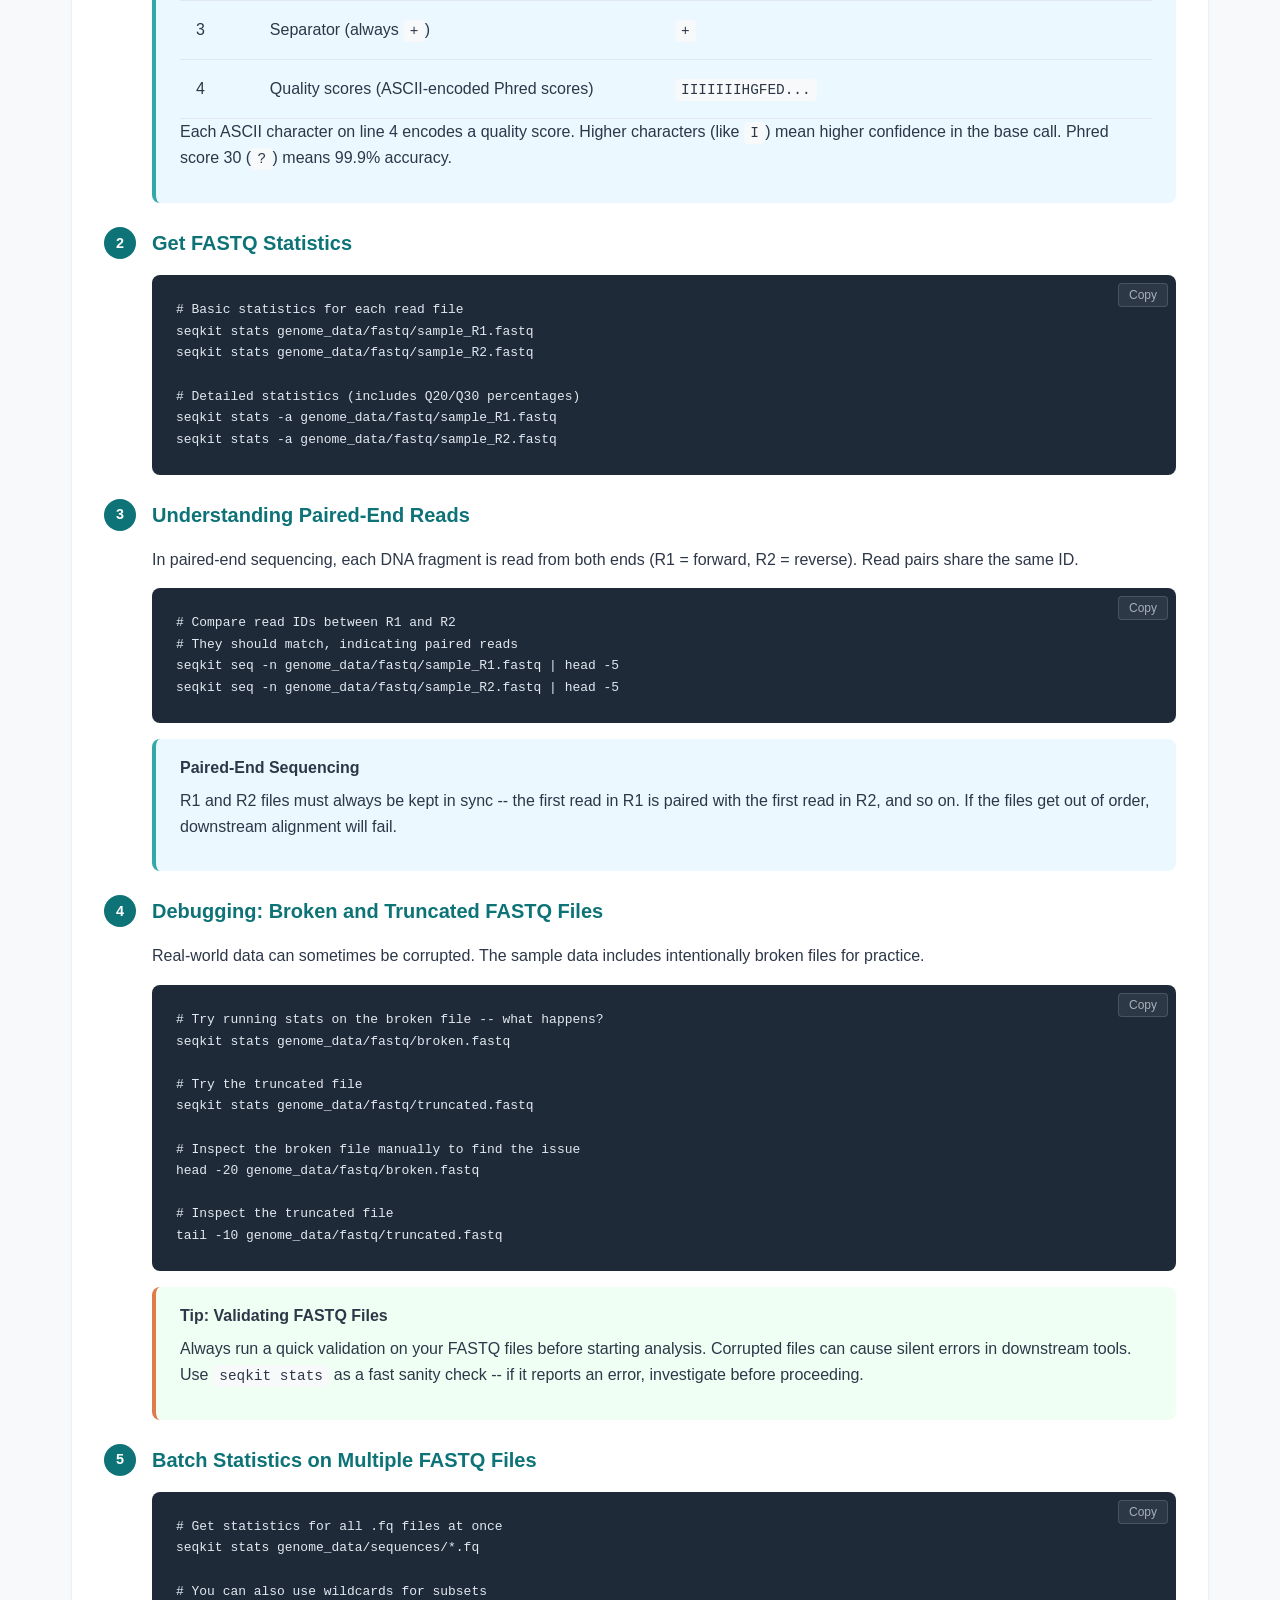
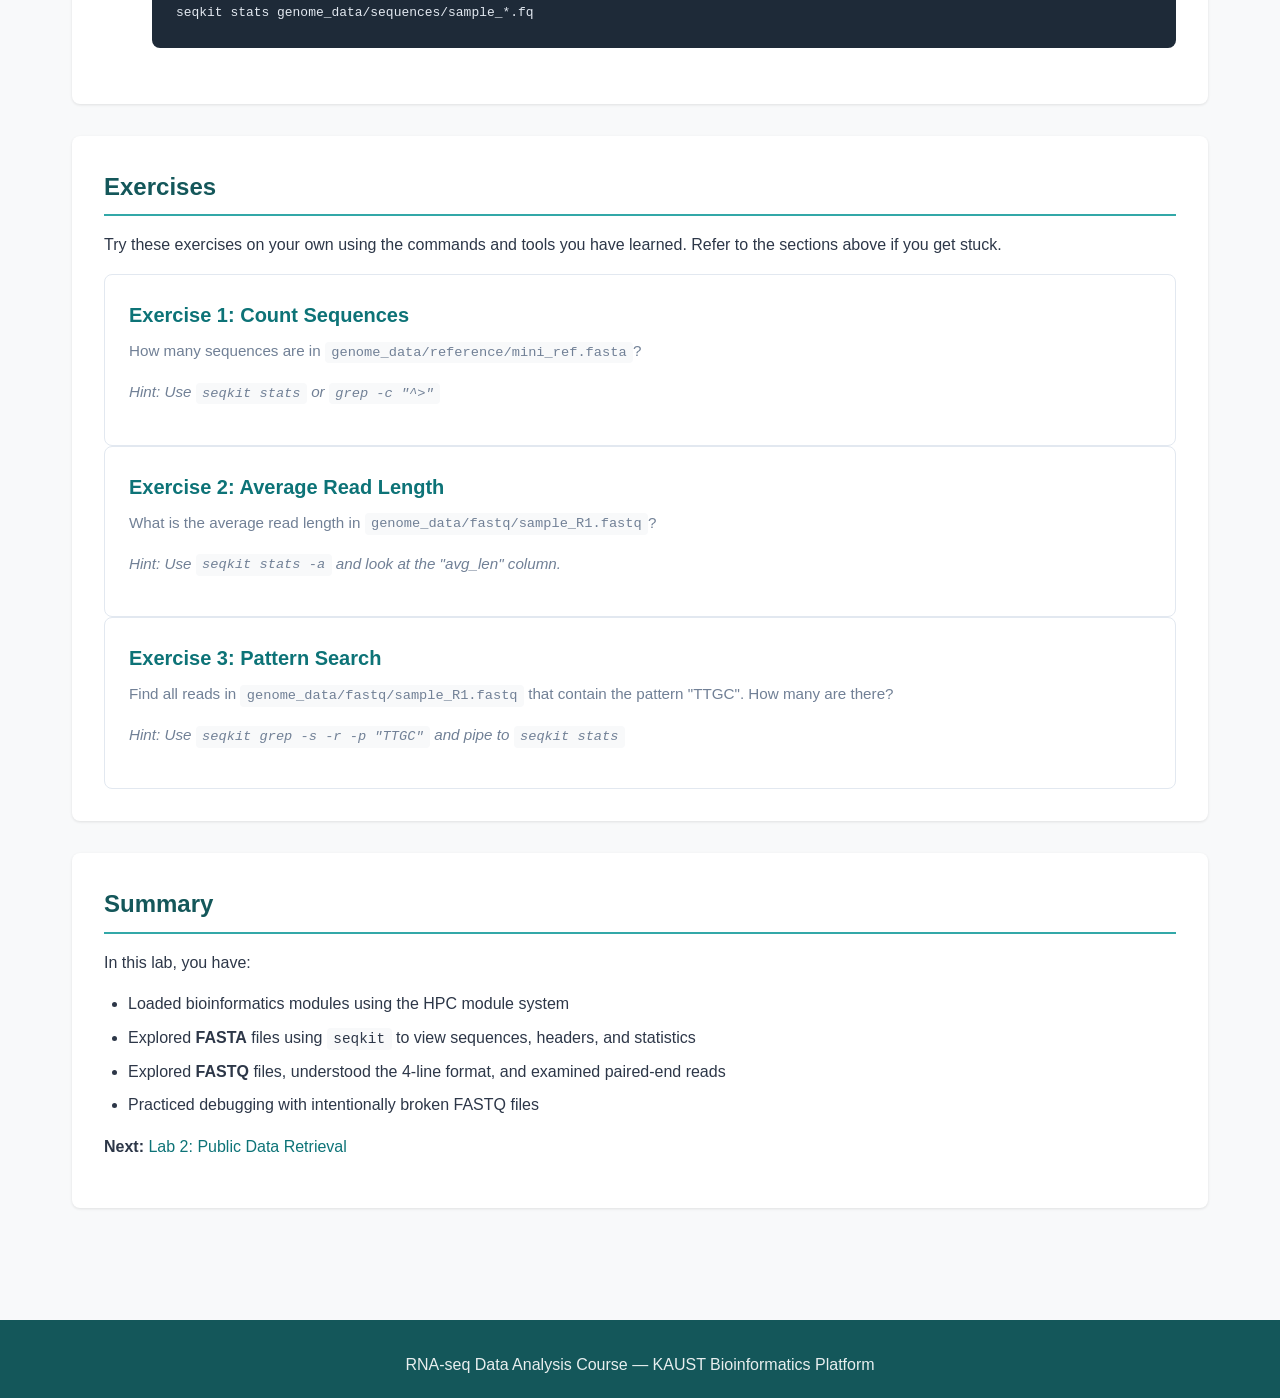
<file: html/lab-file-formats.html>
<!DOCTYPE html>
<html lang="en">
<head>
    <meta charset="UTF-8">
    <meta name="viewport" content="width=device-width, initial-scale=1.0">
    <title>Lab 1: Genomic File Formats — RNA-seq Data Analysis Course</title>
    <link rel="stylesheet" href="../css/style.css">
</head>
<body>
    <nav>
        <div class="nav-container">
            <a href="../index.html" class="logo">The Bioinformatics Platform - KAUST</a>
            <button class="nav-toggle" onclick="toggleNav()">&#9776;</button>
            <ul id="nav-menu">
                <li><a href="../index.html">Home</a></li>
                <li><a href="schedule.html">Schedule</a></li>
                <li><a href="labs.html" class="active">Labs</a></li>
                <li><a href="setup.html">Setup</a></li>
            </ul>
        </div>
    </nav>

    <main>
        <h1>Lab 1: Genomic File Formats</h1>

        <div class="lab-nav">
            <a href="#part1"><span class="part-num">Part 1</span><span class="part-label">Login to Ibex</span></a>
            <a href="#Get sample data"><span class="part-num">Part 2</span><span class="part-label">Sample Data</span></a>
            <a href="#fasta"><span class="part-num">Part 3</span><span class="part-label">FASTA Files</span></a>
            <a href="#fastq"><span class="part-num">Part 4</span><span class="part-label">FASTQ Files</span></a>
        </div>

        <div class="info-box tip">
            <strong>Linux Command Reference</strong>
            <p>Not sure about a command? Open the <a href="setup.html#cheatsheet">Linux Command Line Cheatsheet</a> on the Setup page — it covers navigation, file operations, searching, pipes, and more. Keep it open in another tab throughout the lab.</p>
        </div>

        <div class="info-box note">
            <strong>Learning Objectives</strong>
            <ul>
                <li>Explore FASTA and FASTQ files using bioinformatics tools</li>
                <li>Understand the structure and purpose of each genomic file format</li>
                <li>Use <code>seqkit</code> for sequence file inspection</li>
                <li>Debug common issues with corrupted sequencing files</li>
            </ul>
        </div>

        <section id="part1">
            <h2>Part 1: Log in to Ibex</h2>
            <p>Before we begin, make sure you have completed the <a href="setup.html">Environment Setup</a>. All work in this lab is performed on the KAUST Ibex HPC cluster.</p>

            <div class="step" data-step="1">
                <h3>Connect to Ibex via SSH</h3>
                <pre><code># Open your terminal and connect to Ibex
ssh username@ilogin.ibex.kaust.edu.sa

#start an ineractive job
srun --cpus-per-task=4 --mem=32G --time=04:00:00 --pty /bin/bash

# Replace "username" with your actual Ibex username
# Enter your password when prompted

# Confirm your location
pwd

# List with human-readable file sizes
ls -lh</code></pre>
            </div>

            
            <div class="step" data-step="2">
                <h3>Create Your Workshop Workspace</h3>
                <pre><code># Create a directory for today's lab
mkdir -p ~/workshop/day1
cd ~/workshop/day1

# Confirm your location
pwd

# List with human-readable file sizes
ls -lh</code></pre>
            </div>
        </section>
        <!-- ================================= -->
        <!-- Part 2: Setup & Sample Data       -->
        <!-- ================================= -->
        
        <section id="Get sample data">
            <h2>Part 2: Sample Data</h2>
            
            <div class="step" data-step="2">
                <h3>Download data from the web and extract (<code>wget</code> and <code>unzip</code>)</h3>
                <pre><code># wget is used to download contents frmo a given URL
#read the help page for wget
wget -h

#download a sample data using wget:
wget https://raw.githubusercontent.com/bioinfo-kaust/rnaseq-course/main/materials/genome_data.zip

#check if theere is a new file named <code>genome_data.zip</code> after the download
ls -lh

#this file is compress we ned to uncompress using unzip command
unzip genome_data.zip</code></pre>
</div>

            <div class="step" data-step="3">
                <h3>Check contents of the sample data (use <code>ls</code>) and <code>cd</code></h3>
                <pre><code>
# View what we have
ls -h/

#check sequences folder:
ls genome_data

#How many sample files are there?
ls genome_data | wc -l</code></pre>
            </div>

            <div class="step" data-step="4">
                <h3>Explore the Data Directory Structure</h3>
                <pre><code># See sizes of all files

# Count files in each subdirectory
ls genome_data/reference/
ls genome_data/fastq/
ls genome_data/bam/
</code></pre>
                <div class="info-box note">
                    <strong>What is in the sample data?</strong>
                    <p>The sample data contains small example files for each genomic format we will explore today: FASTA reference sequences, FASTQ read files (including intentionally broken ones for debugging practice), and a BAM alignment file.</p>
                </div>
            </div>
        </section>

        <!-- ============================ -->
        <!-- Part 3: Exploring FASTA Files -->
        <!-- ============================ -->
        <section id="fasta">
            <h2>Part 3: Exploring FASTA Files</h2>
            <p>FASTA is the standard format for storing nucleotide or protein sequences. Each record has a header line starting with <code>&gt;</code> followed by the sequence on subsequent lines.</p>

            <div class="step" data-step="1">
                <h3>View the Raw FASTA Format</h3>
                <pre><code># Look at the raw file content
head -20 genome_data/reference/mini_ref.fasta</code></pre>
                <div class="info-box note">
                    <strong>FASTA Format Structure</strong>
                    <pre><code>&gt;sequence_name optional description
ATGCATGCATGCATGCATGCATGC
GCTAGCTAGCTAGCTAGCTAGCTA
...
</code></pre>
                    <ul>
                        <li>Line 1: Header starting with <code>&gt;</code>, followed by sequence ID and optional description</li>
                        <li>Lines 2+: The sequence itself, typically wrapped at 60-80 characters per line</li>
                    </ul>
                </div>
            </div>

            <div class="step" data-step="2">
                <h3>Read the file</h3>
                <pre><code>
#Read the fine using nano 
nano genome_data/reference/mini_ref.fasta

#count number of lines
wc -l genome_data/reference/mini_ref.fasta

#how do calculate the number of records in this fasta file
grep ...</code></pre></div>
<div class="step" data-step="2">
    <h3>Use seqkit to read genomic files</h3>
    <pre><code>
#search for a specific tool:
module avail seqkit

#load a tool to use in this session
module load seqkit

# Verify that the tools are loaded
module list

# Test each tool
seqkit version

# Run the tool to get Basic statistics
seqkit stats genome_data/reference/mini_ref.fasta

# Detailed statistics (includes N50, GC content, etc.)
seqkit stats -a genome_data/reference/mini_ref.fasta</code></pre>
            </div>

            <div class="step" data-step="3">
                <h3>Extract Sequence Headers</h3>
                <pre><code># View headers only (sequence names)
seqkit seq -n genome_data/reference/mini_ref.fasta</code></pre>
            </div>

            <div class="step" data-step="4">
                <h3>Explore Compressed Genome Files - Let's get a bigger file (human chr11 DNA)</h3>
<pre><code># Download human chromosome 11 sequence
echo "Downloading chromosome 11 genome..."
wget https://ftp.ensembl.org/pub/release-110/fasta/homo_sapiens/dna/Homo_sapiens.GRCh38.dna.chromosome.11.fa.gz

#check what you got?
ls .
</pre></code>
                <p>Real genome files are typically compressed with gzip. Bioinformatics tools like seqkit can read compressed files directly.</p>
                <pre><code># Get statistics for compressed genome files
seqkit stats Homo_sapiens.GRCh38.dna.chromosome.11.fa.gz

# You can also look at them without decompressing
zcat Homo_sapiens.GRCh38.dna.chromosome.11.fa.gz | head -5</code></pre>
                <div class="info-box tip">
                    <strong>Tip: Compressed File Handling</strong>
                    <p>Most bioinformatics tools (seqkit, samtools) can read <code>.gz</code> files directly. Use <code>zcat</code> or <code>zless</code> to view compressed files without decompressing them.</p>
                </div>
                <div class="info-box note">
                    <strong>File Naming Convention</strong>
                    <p><code>Homo_sapiens.GRCh38.dna.chromosome.11.fa.gz</code></p>
                    <ul>
                        <li><strong>Homo_sapiens</strong> - Species name</li>
                        <li><strong>GRCh38</strong> - Genome assembly version (Genome Reference Consortium Human Build 38)</li>
                        <li><strong>dna</strong> - DNA sequence type</li>
                        <li><strong>chromosome.11</strong> - Specific chromosome</li>
                        <li><strong>.fa.gz</strong> - FASTA format, gzip compressed</li>
                    </ul>
                </div>
            
            <div class="card">
                <h3>Exercise 1: Explore the DNA file</h3>
                <p>Use command-line tools to answer:</p>
                <ol>
                    <li>How many nucleotides are on chromosome 11?</li>
                    <li>What is the size of chr11 FASTA file</li>
                </ol>
            </div>
        </div>
        </section>

        <!-- ============================= -->
        <!-- Part 4: Exploring FASTQ Files  -->
        <!-- ============================= -->
        <section id="fastq">
            <h2>Part 4: Exploring FASTQ Files</h2>
            <p>FASTQ is the standard format for storing sequencing reads with their quality scores. It is the primary output format of Illumina sequencing instruments.</p>

            <div class="step" data-step="1">
                <h3>View the Raw FASTQ Format</h3>
                <pre><code># View the first 3 reads (each read = 4 lines)
head -12 genome_data/fastq/sample_R1.fastq</code></pre>
                <div class="info-box note">
                    <strong>FASTQ Format: 4 Lines Per Read</strong>
                    <table class="schedule-table">
                        <tr><th>Line</th><th>Content</th><th>Example</th></tr>
                        <tr><td>1</td><td>Header (starts with <code>@</code>)</td><td><code>@SEQ_ID instrument:run:flowcell:lane:tile:x:y</code></td></tr>
                        <tr><td>2</td><td>DNA sequence</td><td><code>ATCGATCGATCG...</code></td></tr>
                        <tr><td>3</td><td>Separator (always <code>+</code>)</td><td><code>+</code></td></tr>
                        <tr><td>4</td><td>Quality scores (ASCII-encoded Phred scores)</td><td><code>IIIIIIIHGFED...</code></td></tr>
                    </table>
                    <p>Each ASCII character on line 4 encodes a quality score. Higher characters (like <code>I</code>) mean higher confidence in the base call. Phred score 30 (<code>?</code>) means 99.9% accuracy.</p>
                </div>
            </div>

            <div class="step" data-step="2">
                <h3>Get FASTQ Statistics</h3>
                <pre><code># Basic statistics for each read file
seqkit stats genome_data/fastq/sample_R1.fastq
seqkit stats genome_data/fastq/sample_R2.fastq

# Detailed statistics (includes Q20/Q30 percentages)
seqkit stats -a genome_data/fastq/sample_R1.fastq
seqkit stats -a genome_data/fastq/sample_R2.fastq</code></pre>
            </div>

            <div class="step" data-step="3">
                <h3>Understanding Paired-End Reads</h3>
                <p>In paired-end sequencing, each DNA fragment is read from both ends (R1 = forward, R2 = reverse). Read pairs share the same ID.</p>
                <pre><code># Compare read IDs between R1 and R2
# They should match, indicating paired reads
seqkit seq -n genome_data/fastq/sample_R1.fastq | head -5
seqkit seq -n genome_data/fastq/sample_R2.fastq | head -5</code></pre>
                <div class="info-box note">
                    <strong>Paired-End Sequencing</strong>
                    <p>R1 and R2 files must always be kept in sync -- the first read in R1 is paired with the first read in R2, and so on. If the files get out of order, downstream alignment will fail.</p>
                </div>
            </div>

            <div class="step" data-step="4">
                <h3>Debugging: Broken and Truncated FASTQ Files</h3>
                <p>Real-world data can sometimes be corrupted. The sample data includes intentionally broken files for practice.</p>
                <pre><code># Try running stats on the broken file -- what happens?
seqkit stats genome_data/fastq/broken.fastq

# Try the truncated file
seqkit stats genome_data/fastq/truncated.fastq

# Inspect the broken file manually to find the issue
head -20 genome_data/fastq/broken.fastq

# Inspect the truncated file
tail -10 genome_data/fastq/truncated.fastq</code></pre>
                <div class="info-box tip">
                    <strong>Tip: Validating FASTQ Files</strong>
                    <p>Always run a quick validation on your FASTQ files before starting analysis. Corrupted files can cause silent errors in downstream tools. Use <code>seqkit stats</code> as a fast sanity check -- if it reports an error, investigate before proceeding.</p>
                </div>
            </div>

            <div class="step" data-step="5">
                <h3>Batch Statistics on Multiple FASTQ Files</h3>
                <pre><code># Get statistics for all .fq files at once
seqkit stats genome_data/sequences/*.fq

# You can also use wildcards for subsets
seqkit stats genome_data/sequences/sample_*.fq</code></pre>
            </div>
        </section>

        <!-- ============ -->
        <!-- Exercises     -->
        <!-- ============ -->
        <section id="exercises">
            <h2>Exercises</h2>
            <p>Try these exercises on your own using the commands and tools you have learned. Refer to the sections above if you get stuck.</p>

            <div class="card">
                <h3>Exercise 1: Count Sequences</h3>
                <p>How many sequences are in <code>genome_data/reference/mini_ref.fasta</code>?</p>
                <p><em>Hint: Use <code>seqkit stats</code> or <code>grep -c "^&gt;"</code></em></p>
            </div>

            <div class="card">
                <h3>Exercise 2: Average Read Length</h3>
                <p>What is the average read length in <code>genome_data/fastq/sample_R1.fastq</code>?</p>
                <p><em>Hint: Use <code>seqkit stats -a</code> and look at the "avg_len" column.</em></p>
            </div>

            <div class="card">
                <h3>Exercise 3: Pattern Search</h3>
                <p>Find all reads in <code>genome_data/fastq/sample_R1.fastq</code> that contain the pattern "TTGC". How many are there?</p>
                <p><em>Hint: Use <code>seqkit grep -s -r -p "TTGC"</code> and pipe to <code>seqkit stats</code></em></p>
            </div>
        </section>

        <!-- ========= -->
        <!-- Summary   -->
        <!-- ========= -->
        <section id="summary">
            <h2>Summary</h2>
            <p>In this lab, you have:</p>
            <ul>
                <li>Loaded bioinformatics modules using the HPC module system</li>
                <li>Explored <strong>FASTA</strong> files using <code>seqkit</code> to view sequences, headers, and statistics</li>
                <li>Explored <strong>FASTQ</strong> files, understood the 4-line format, and examined paired-end reads</li>
                <li>Practiced debugging with intentionally broken FASTQ files</li>
            </ul>
            <p><strong>Next:</strong> <a href="lab-public-data.html">Lab 2: Public Data Retrieval</a></p>
        </section>
    </main>

    <footer>
        <p>RNA-seq Data Analysis Course &mdash; KAUST Bioinformatics Platform</p>
    </footer>

    <script>
        function toggleNav() {
            document.getElementById('nav-menu').classList.toggle('show');
        }

        // Add copy buttons to all code blocks
        document.addEventListener('DOMContentLoaded', function() {
            const codeBlocks = document.querySelectorAll('pre');
            codeBlocks.forEach(function(pre) {
                const container = document.createElement('div');
                container.className = 'code-container';
                pre.parentNode.insertBefore(container, pre);
                container.appendChild(pre);

                const copyBtn = document.createElement('button');
                copyBtn.className = 'copy-btn';
                copyBtn.textContent = 'Copy';
                copyBtn.addEventListener('click', function() {
                    const code = pre.querySelector('code');
                    const text = code ? code.textContent : pre.textContent;
                    navigator.clipboard.writeText(text).then(function() {
                        copyBtn.textContent = 'Copied!';
                        copyBtn.classList.add('copied');
                        setTimeout(function() {
                            copyBtn.textContent = 'Copy';
                            copyBtn.classList.remove('copied');
                        }, 2000);
                    });
                });
                container.appendChild(copyBtn);
            });
        });
    </script>
</body>
</html>
</file>
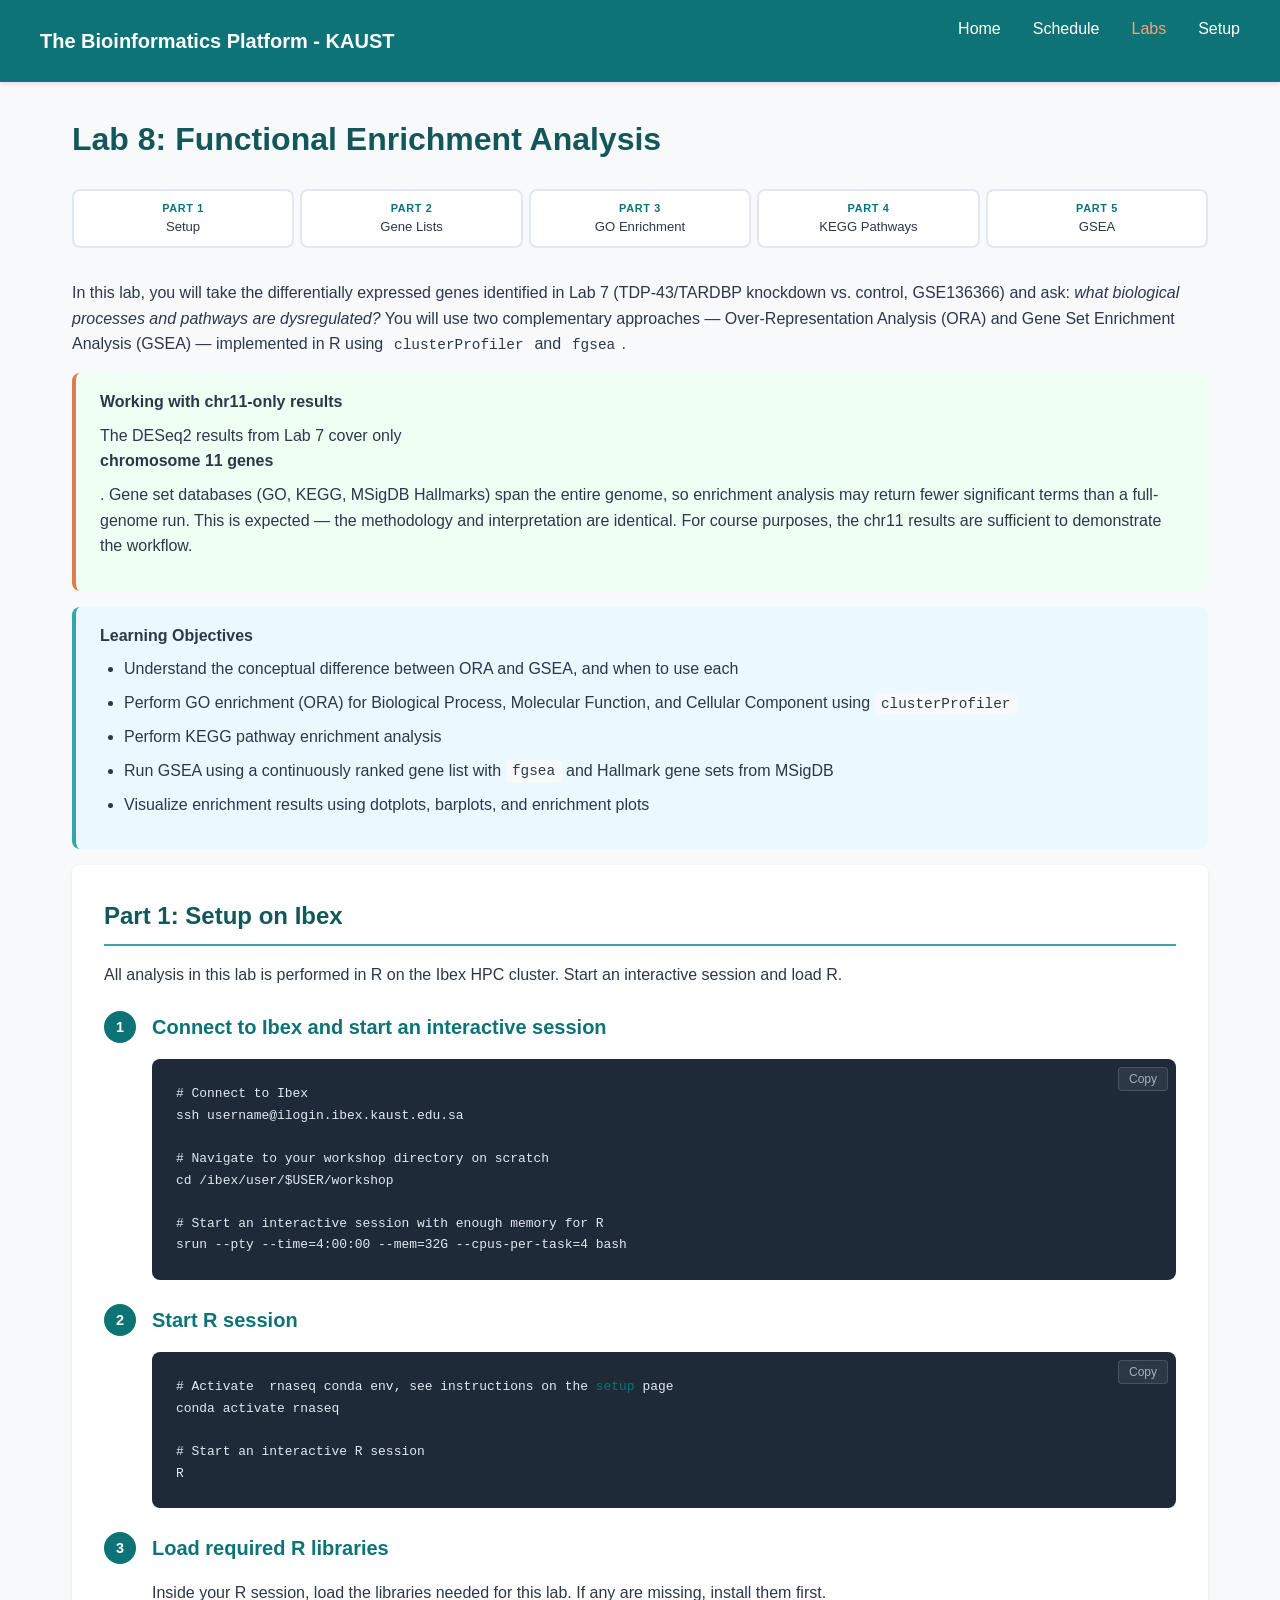
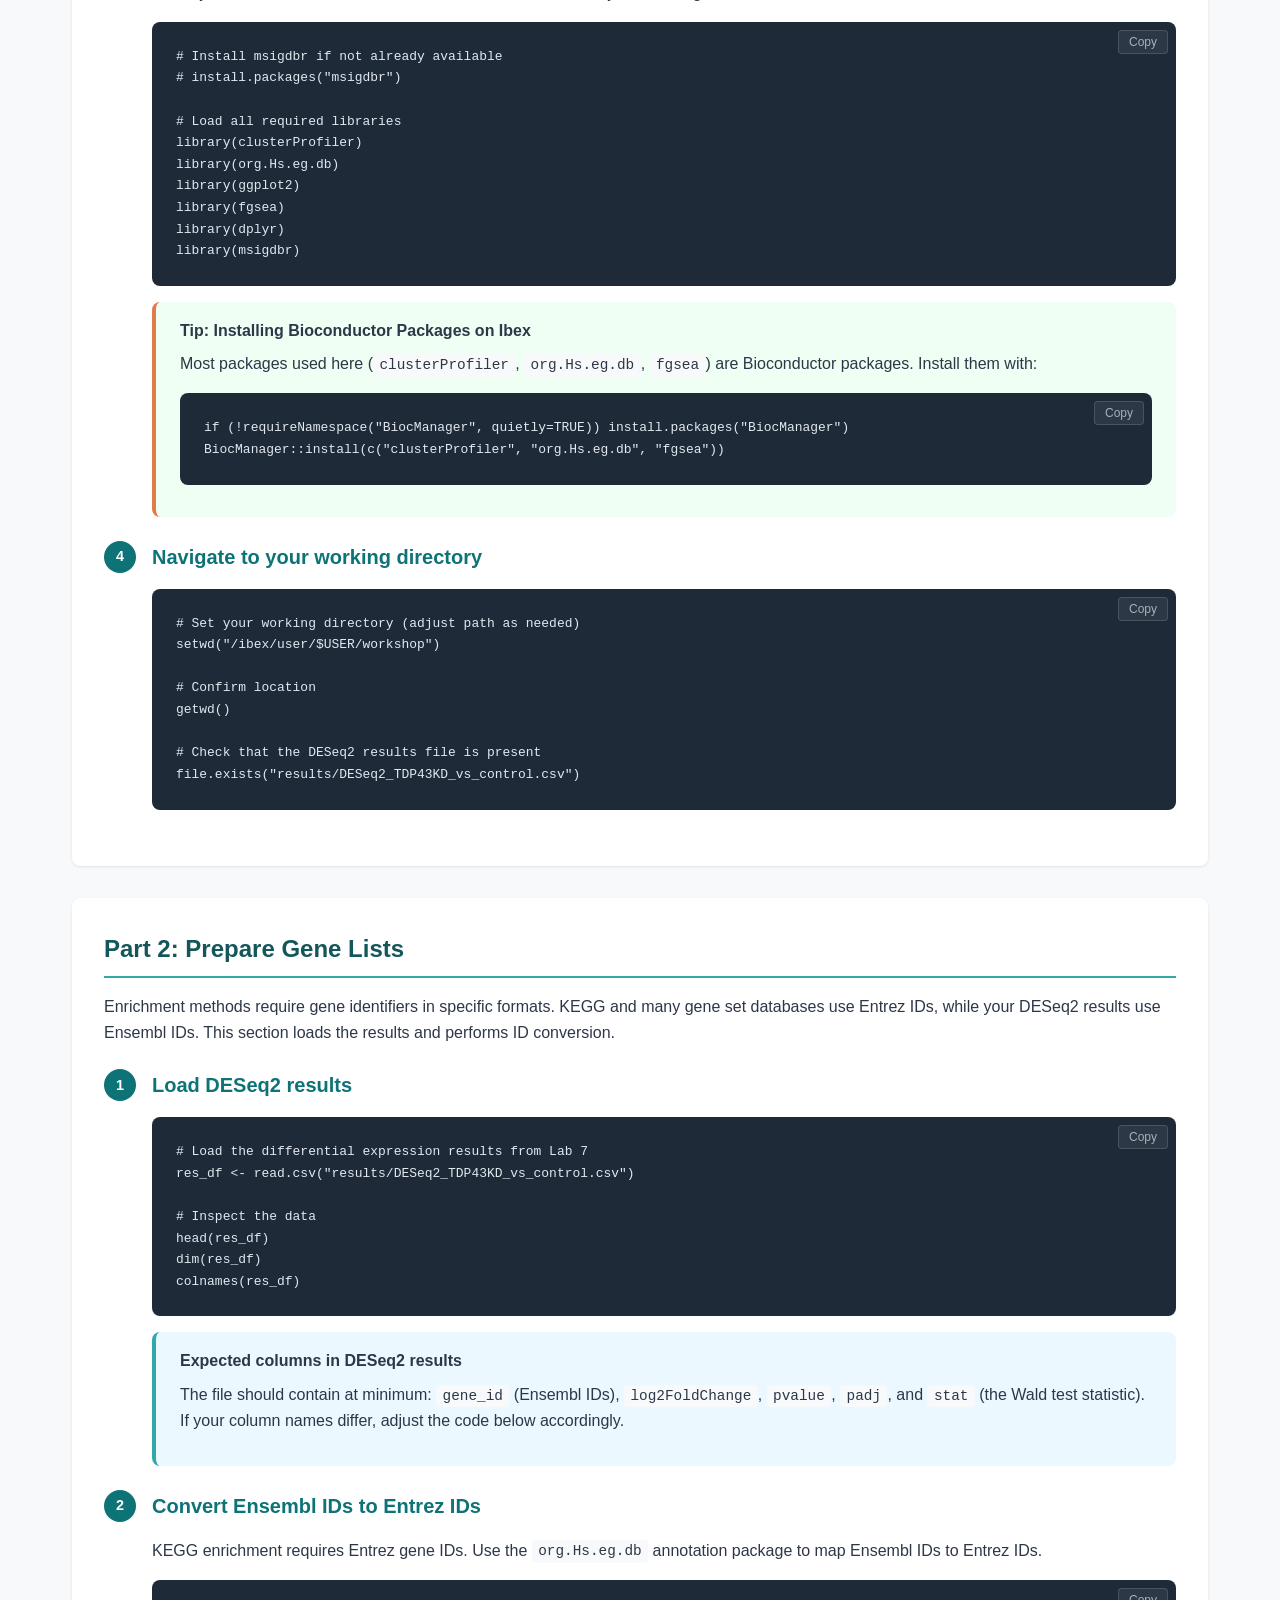
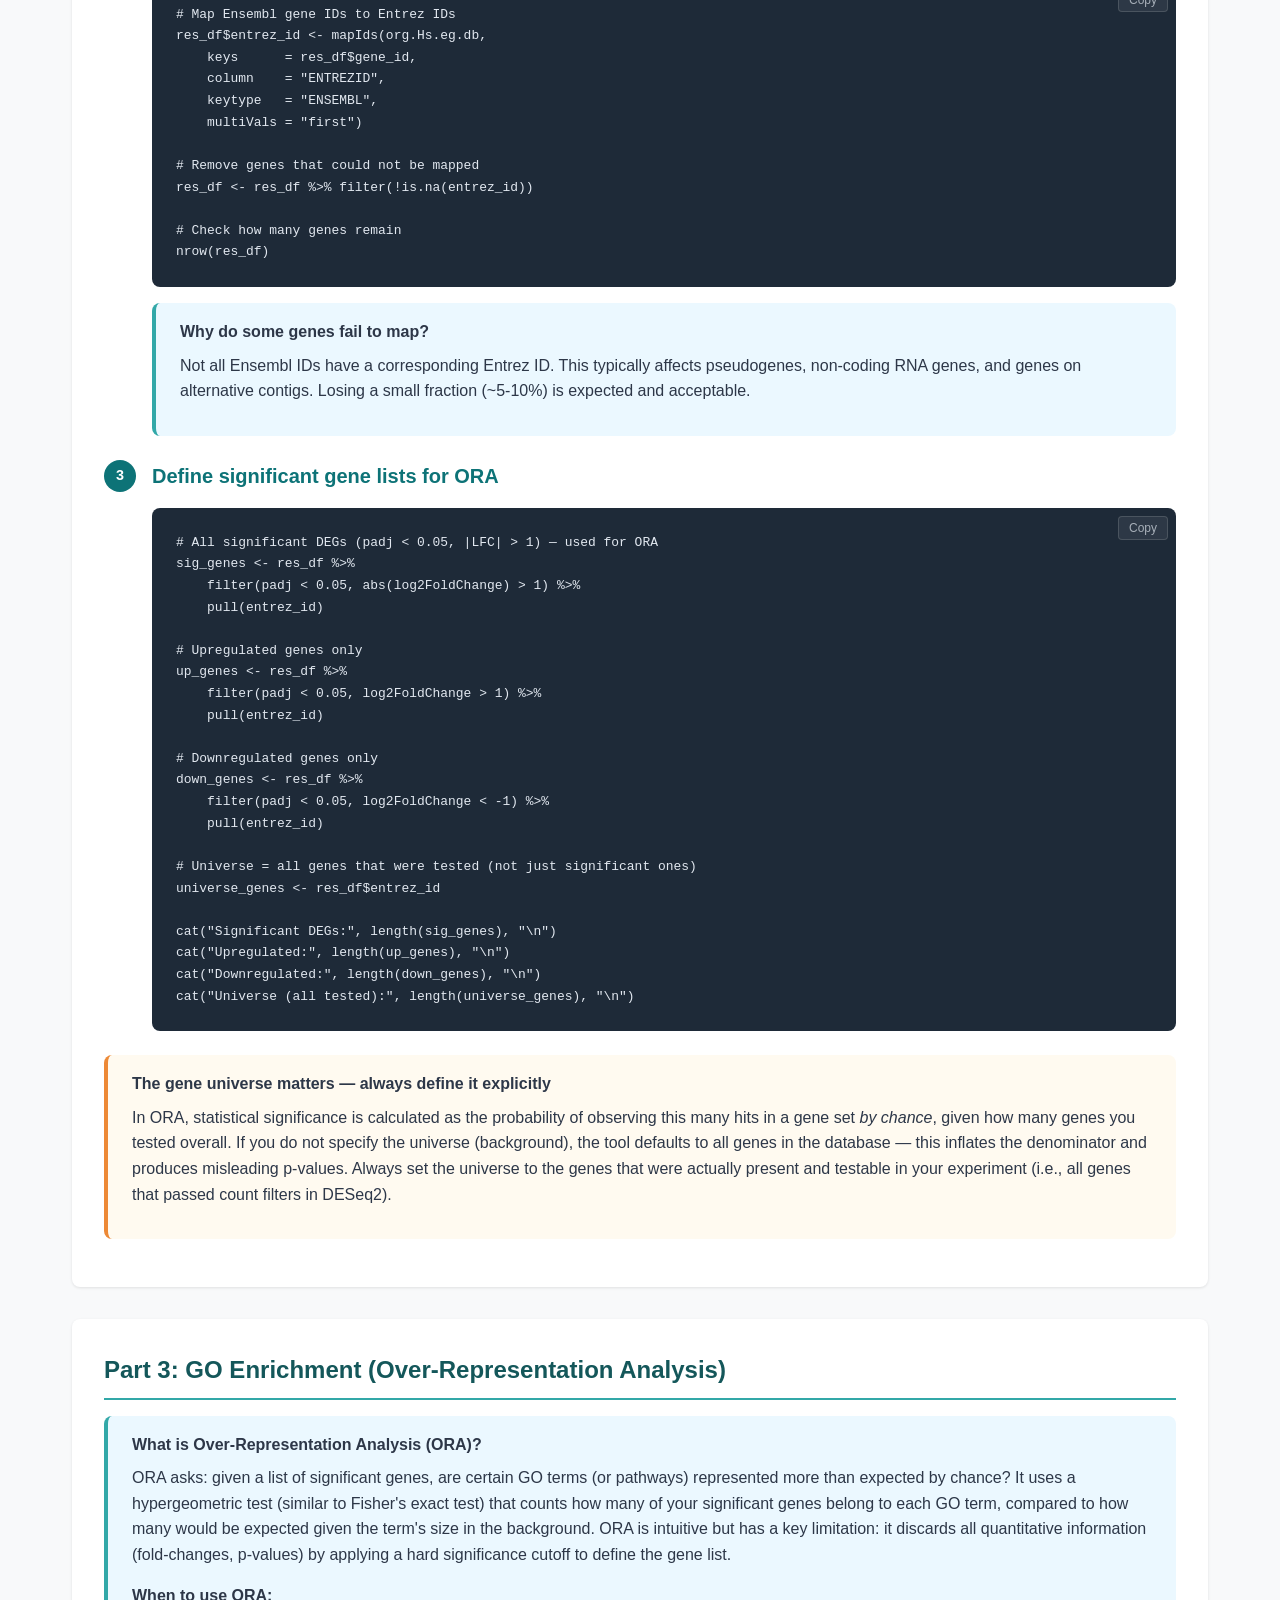
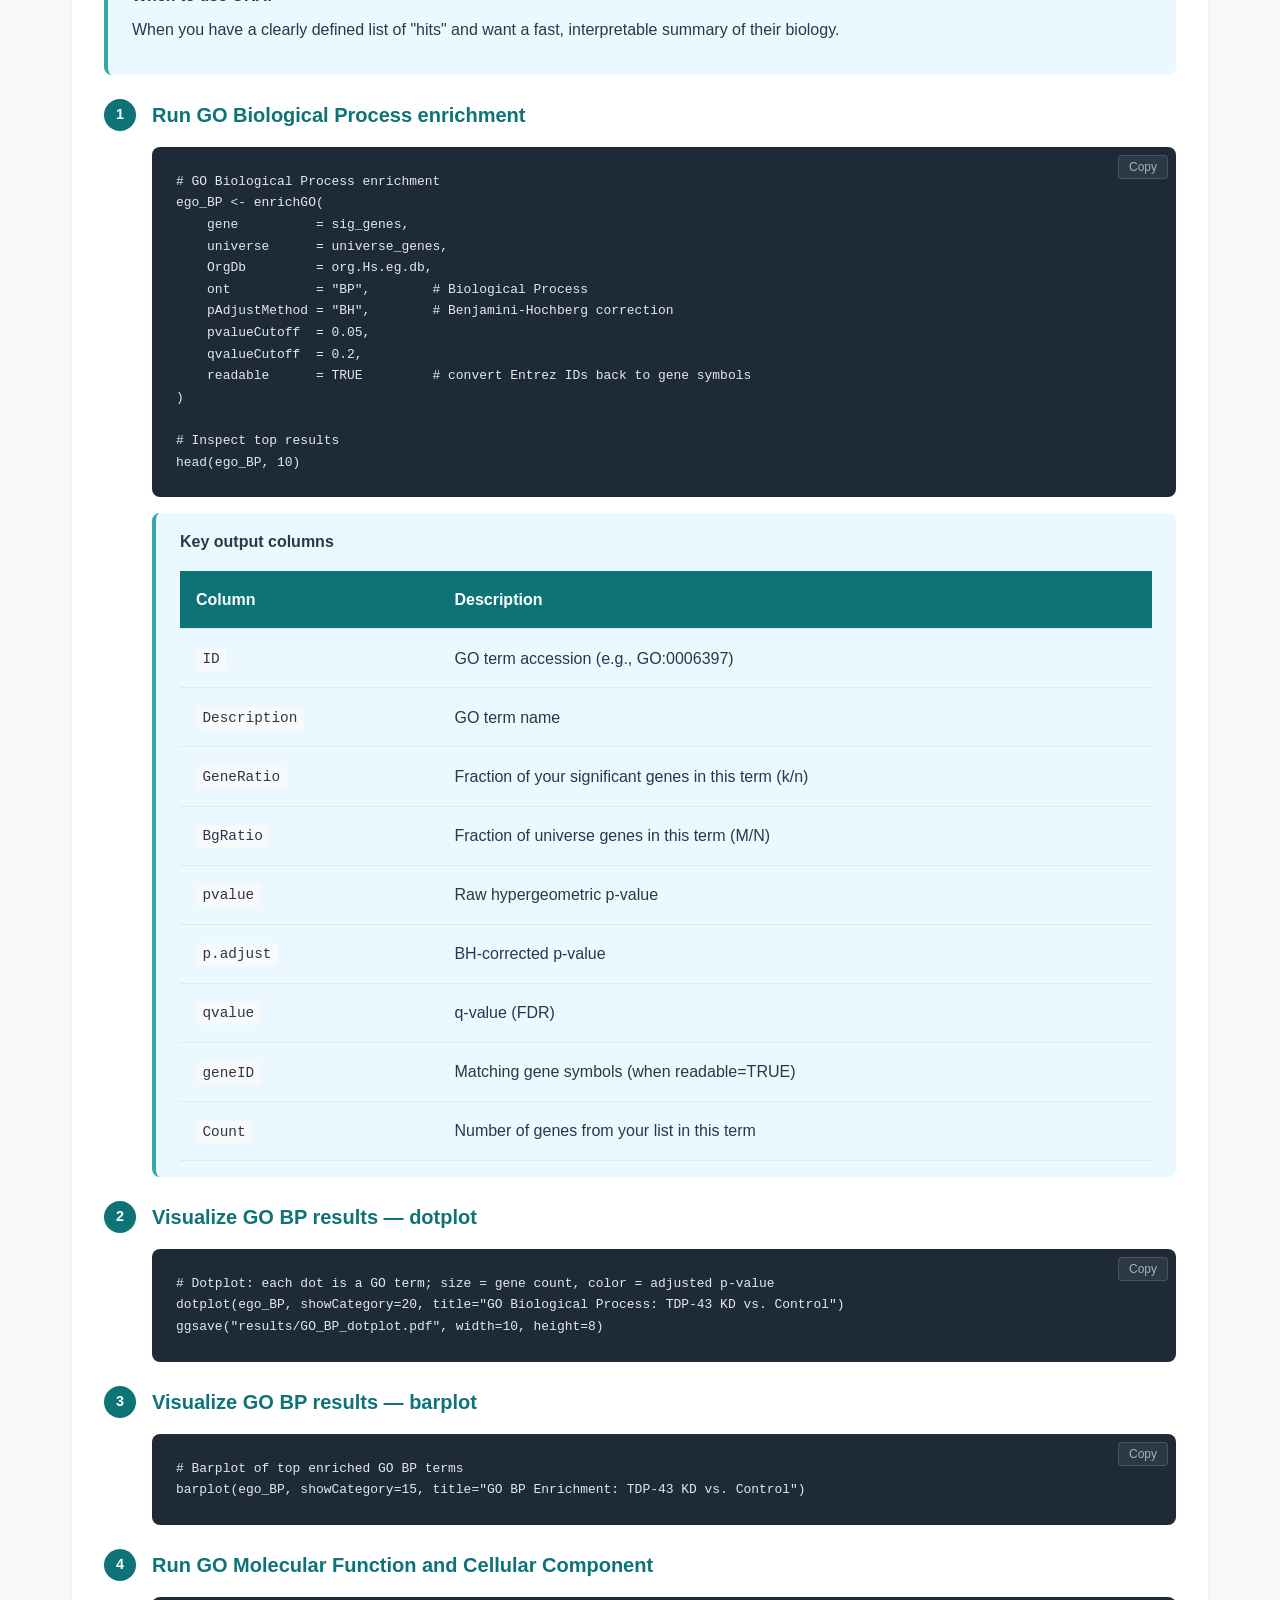
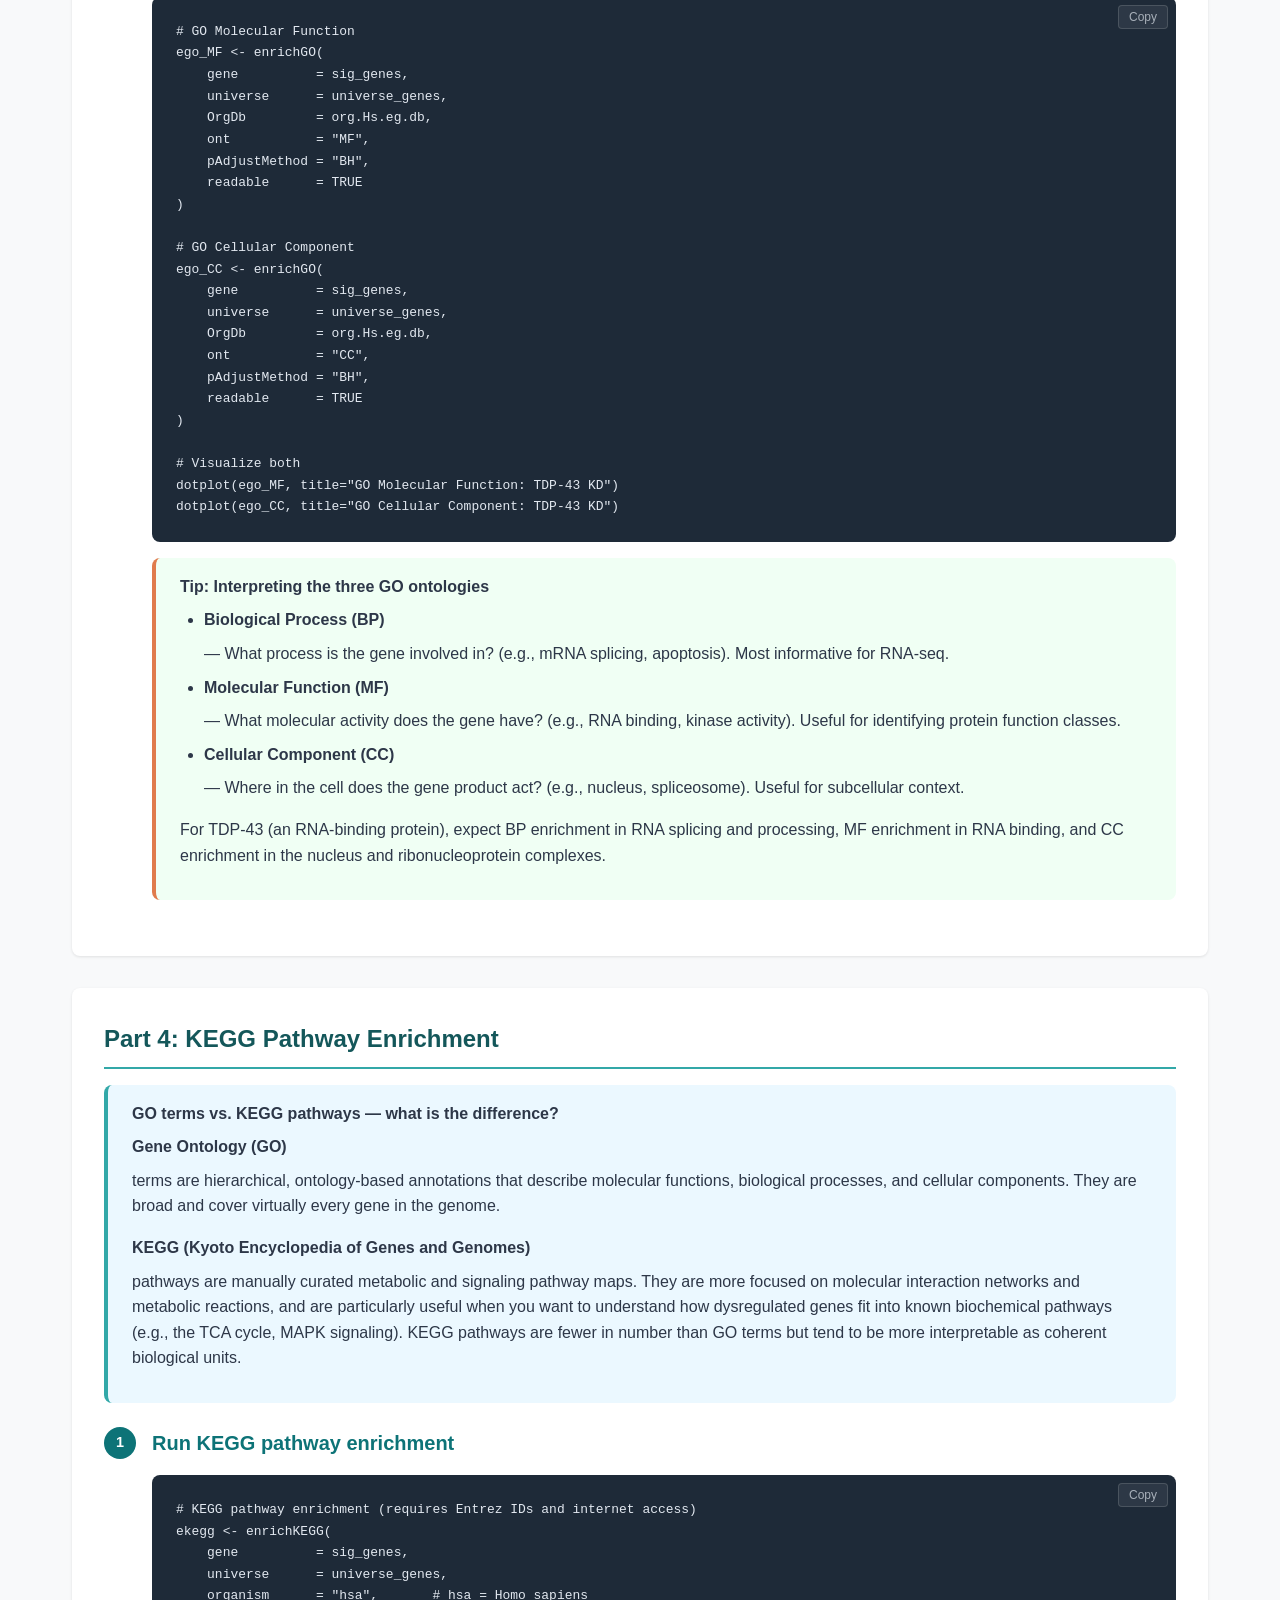
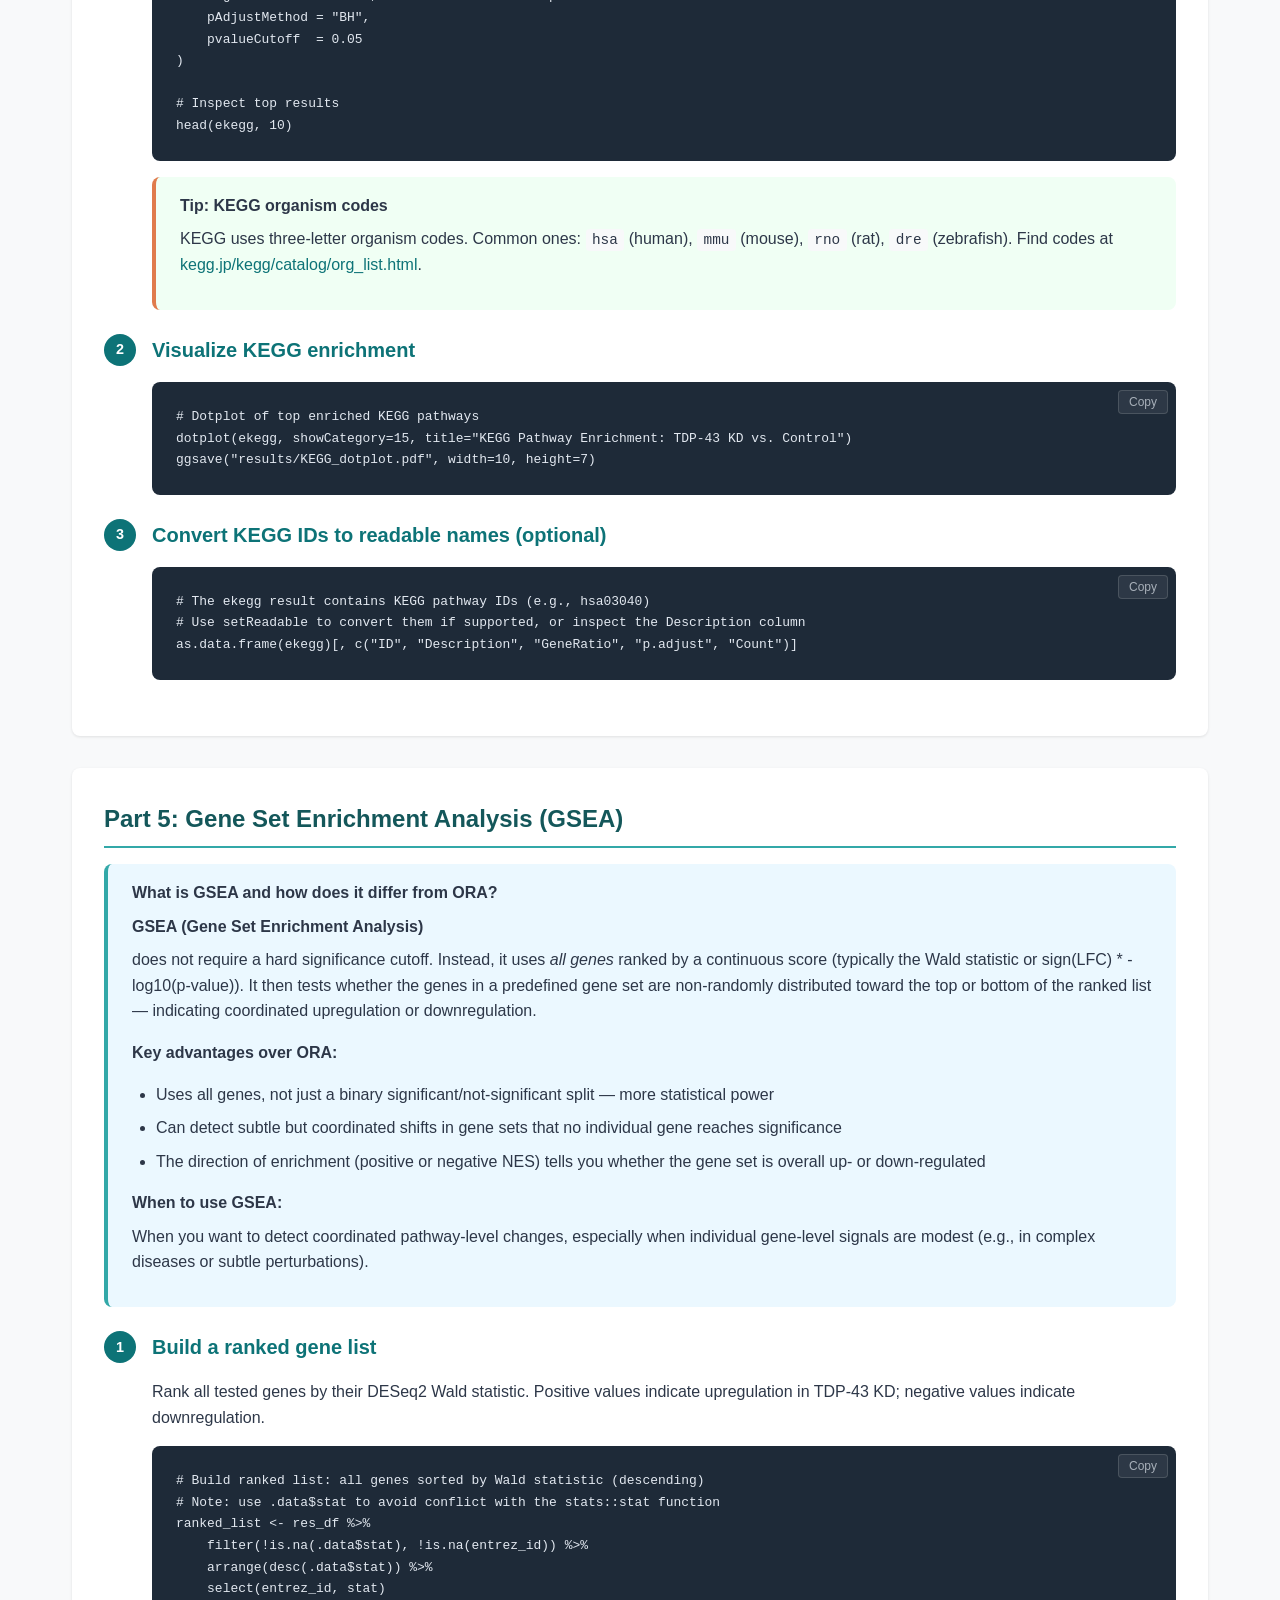
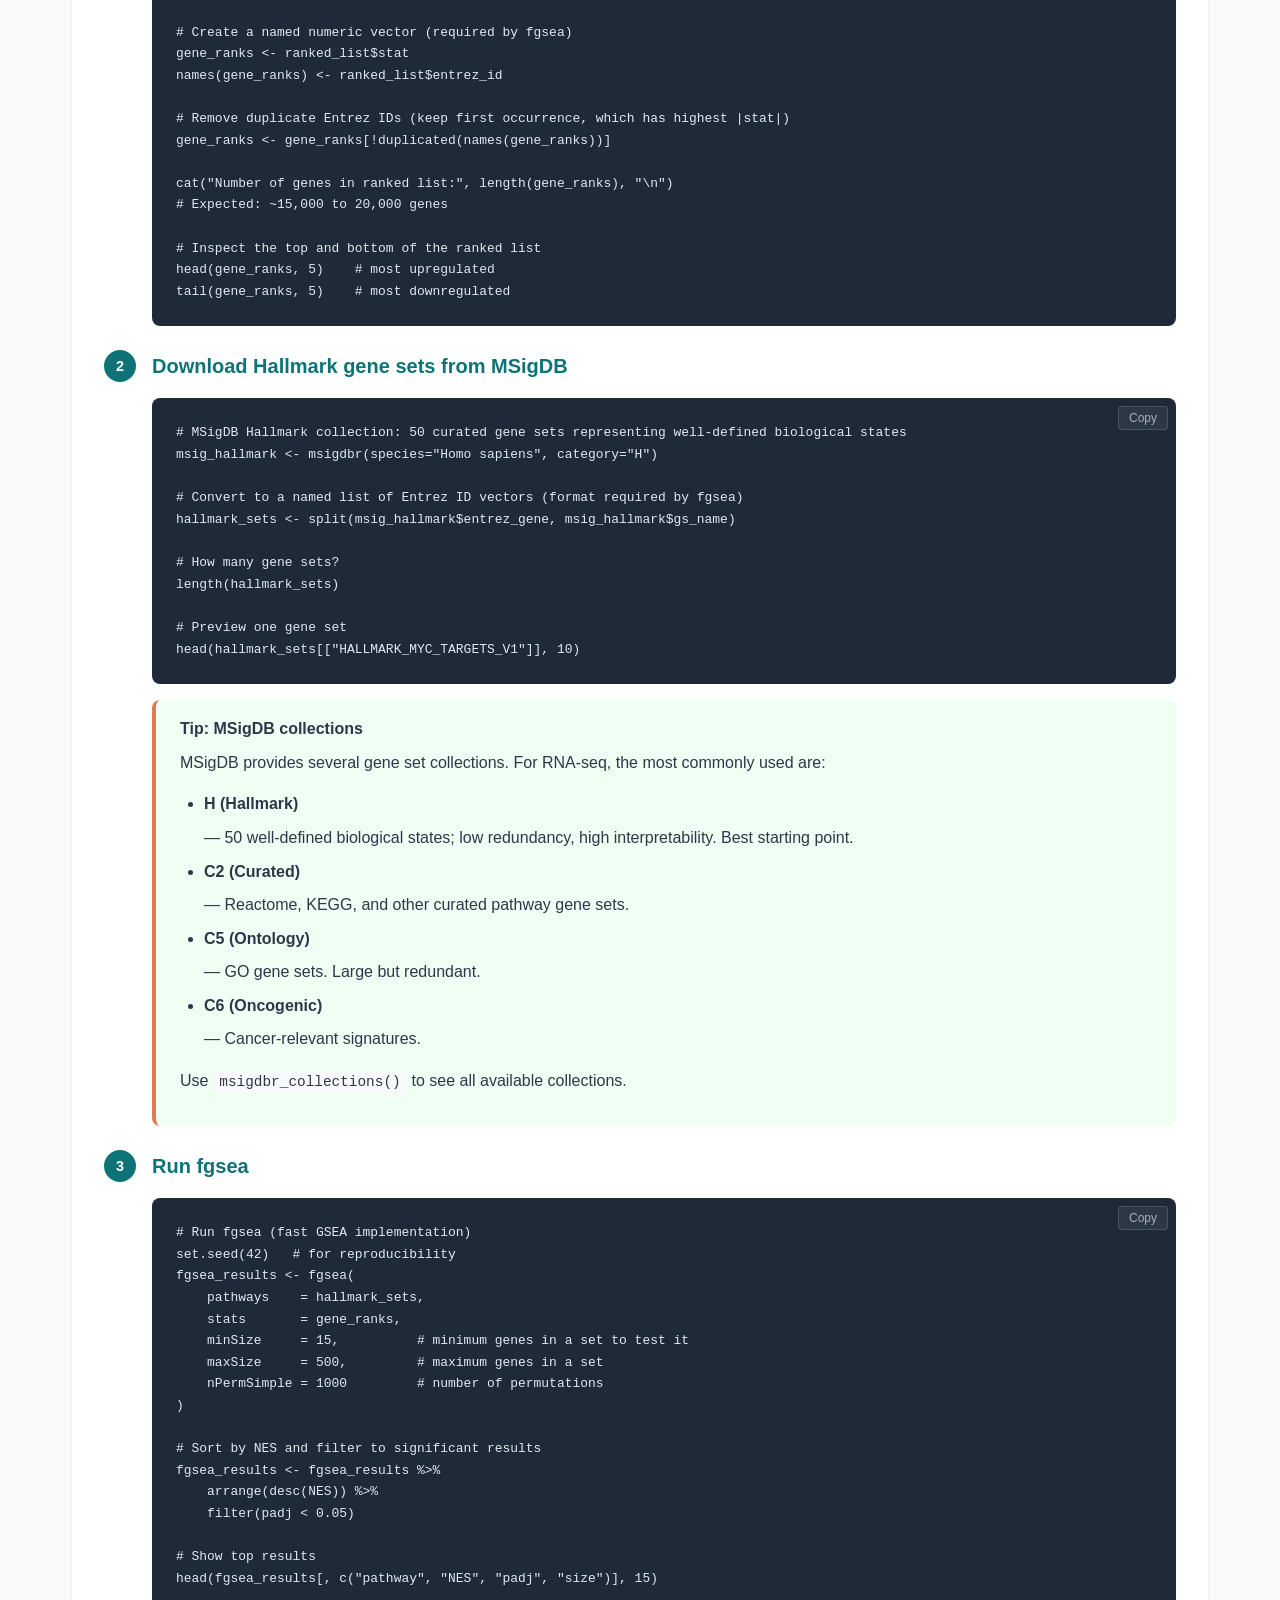
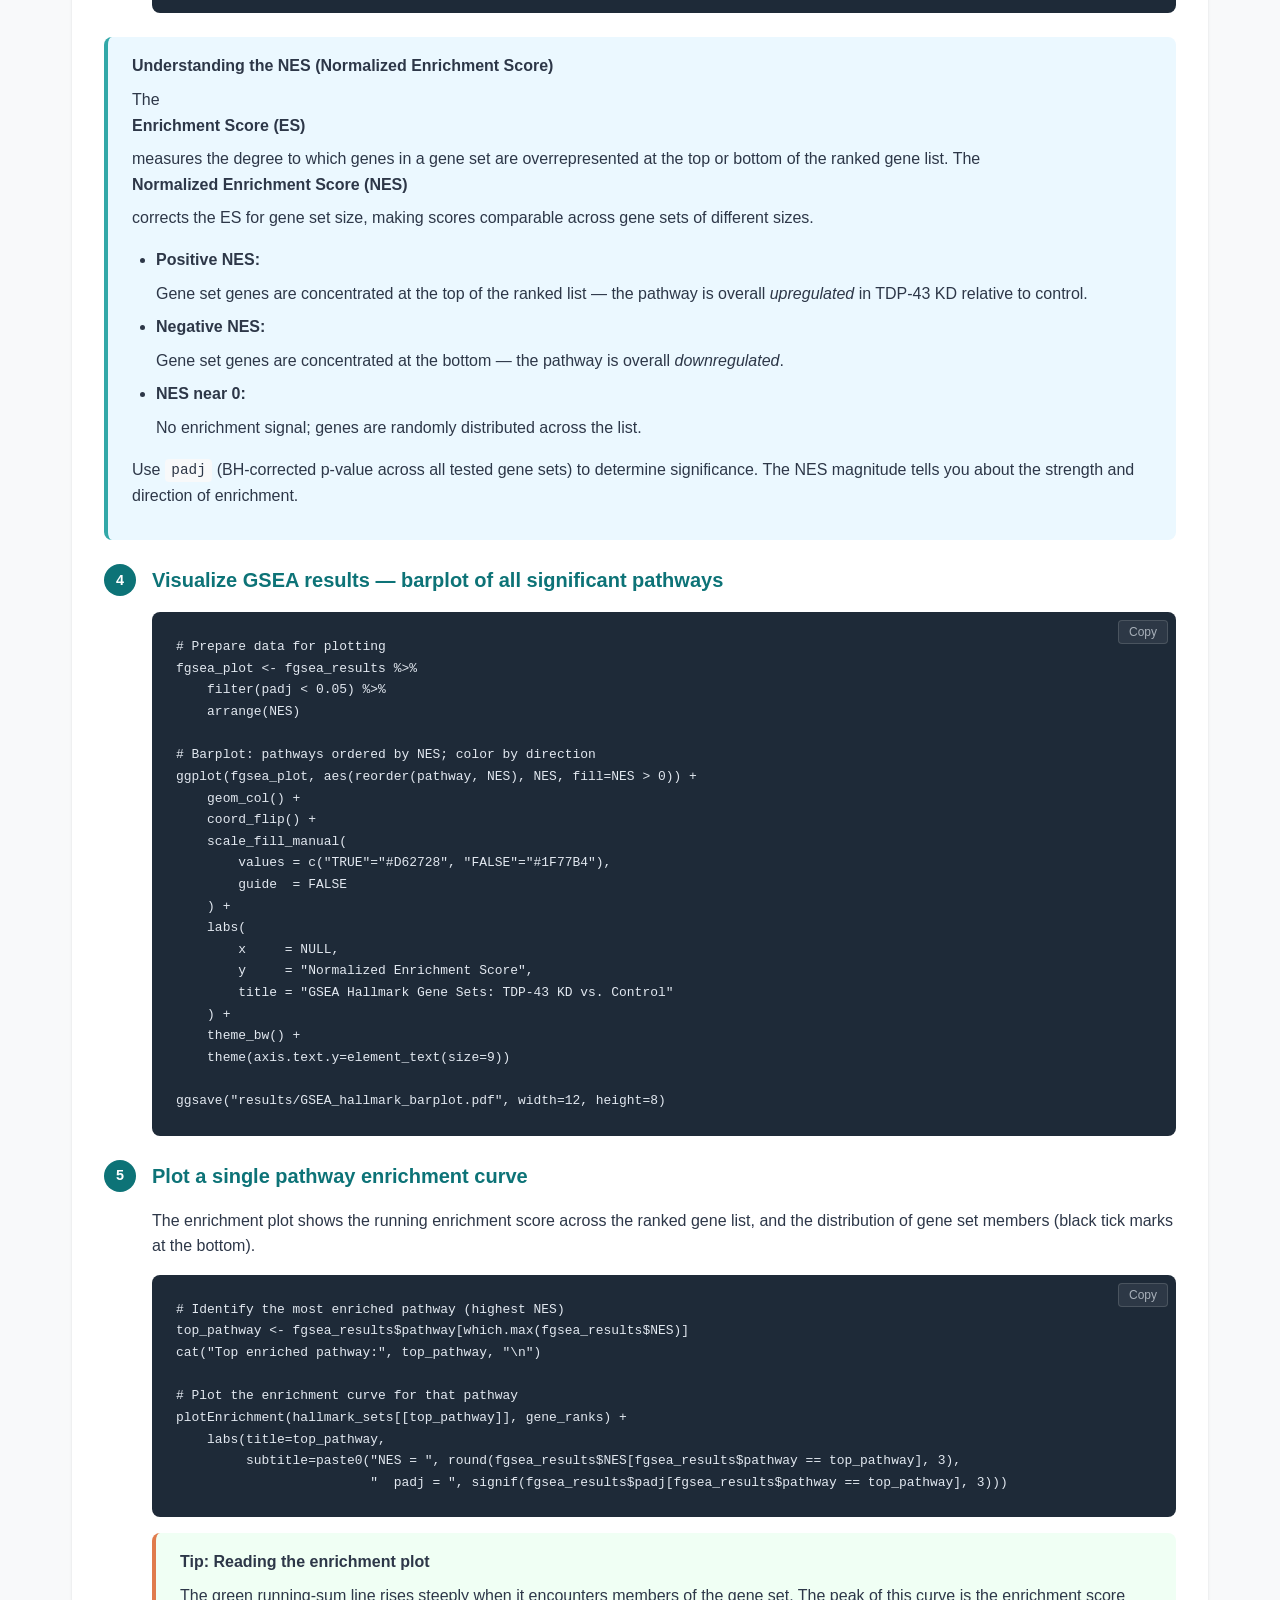
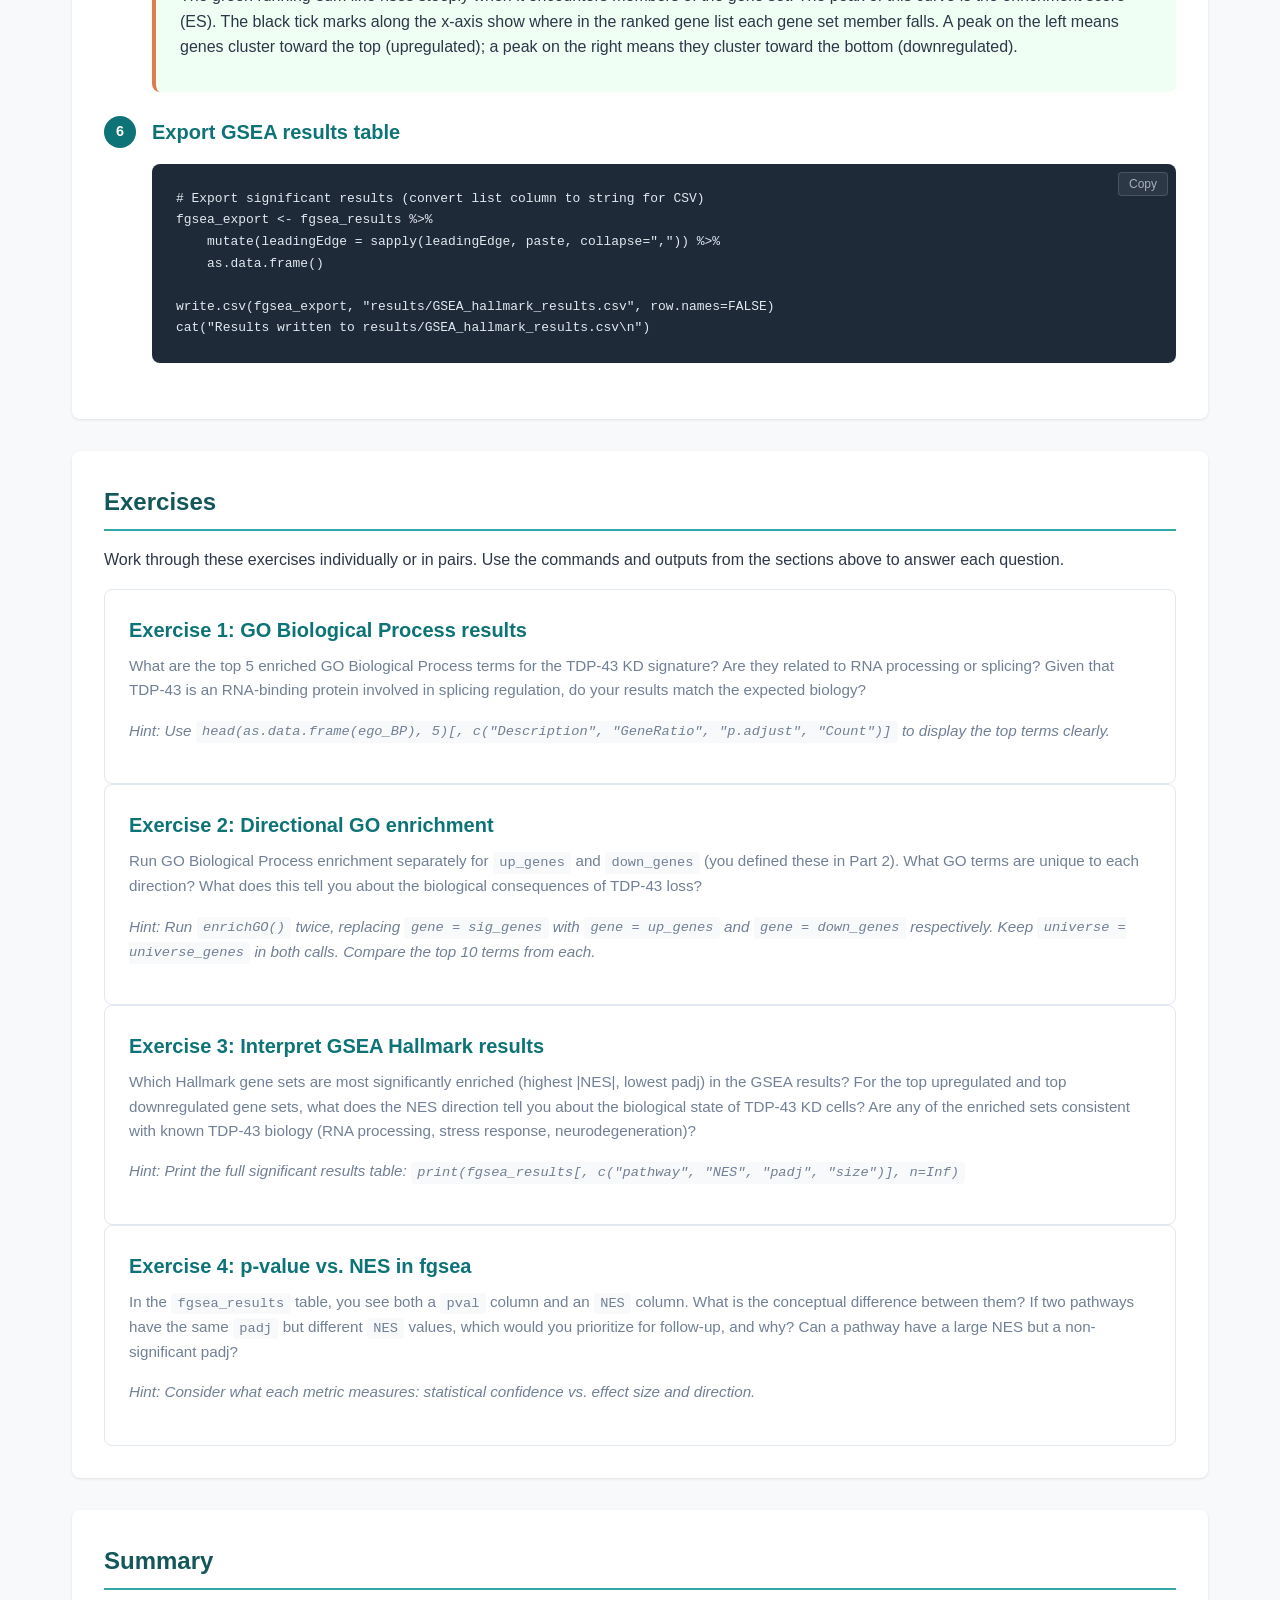
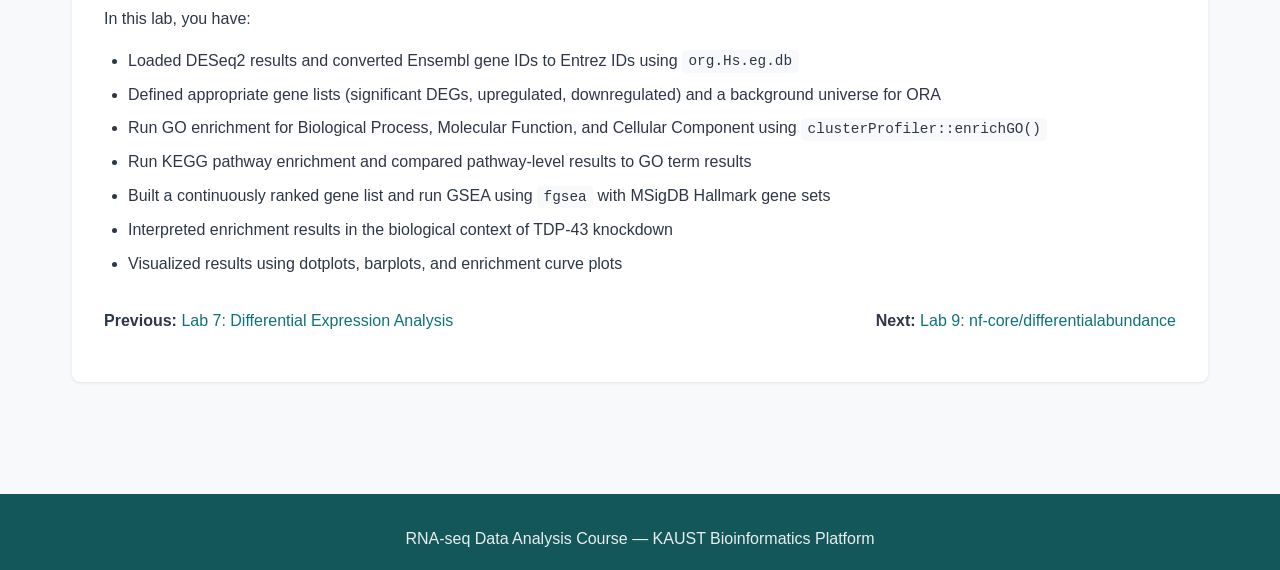
<file: html/lab-functional-enrichment.html>
<!DOCTYPE html>
<html lang="en">
<head>
    <meta charset="UTF-8">
    <meta name="viewport" content="width=device-width, initial-scale=1.0">
    <title>Lab 8: Functional Enrichment Analysis — RNA-seq Data Analysis Course</title>
    <link rel="stylesheet" href="../css/style.css">
</head>
<body>
    <nav>
        <div class="nav-container">
            <a href="../index.html" class="logo">The Bioinformatics Platform - KAUST</a>
            <button class="nav-toggle" onclick="toggleNav()">&#9776;</button>
            <ul id="nav-menu">
                <li><a href="../index.html">Home</a></li>
                <li><a href="schedule.html">Schedule</a></li>
                <li><a href="labs.html" class="active">Labs</a></li>
                <li><a href="setup.html">Setup</a></li>
            </ul>
        </div>
    </nav>

    <main>
        <h1>Lab 8: Functional Enrichment Analysis</h1>

        <div class="lab-nav">
            <a href="#part1"><span class="part-num">Part 1</span><span class="part-label">Setup</span></a>
            <a href="#part2"><span class="part-num">Part 2</span><span class="part-label">Gene Lists</span></a>
            <a href="#part3"><span class="part-num">Part 3</span><span class="part-label">GO Enrichment</span></a>
            <a href="#part4"><span class="part-num">Part 4</span><span class="part-label">KEGG Pathways</span></a>
            <a href="#part5"><span class="part-num">Part 5</span><span class="part-label">GSEA</span></a>
        </div>

        <p>In this lab, you will take the differentially expressed genes identified in Lab 7 (TDP-43/TARDBP knockdown vs. control, GSE136366) and ask: <em>what biological processes and pathways are dysregulated?</em> You will use two complementary approaches — Over-Representation Analysis (ORA) and Gene Set Enrichment Analysis (GSEA) — implemented in R using <code>clusterProfiler</code> and <code>fgsea</code>.</p>

        <div class="info-box tip">
            <strong>Working with chr11-only results</strong>
            <p>The DESeq2 results from Lab 7 cover only <strong>chromosome 11 genes</strong>. Gene set databases (GO, KEGG, MSigDB Hallmarks) span the entire genome, so enrichment analysis may return fewer significant terms than a full-genome run. This is expected — the methodology and interpretation are identical. For course purposes, the chr11 results are sufficient to demonstrate the workflow.</p>
        </div>

        <div class="info-box note">
            <strong>Learning Objectives</strong>
            <ul>
                <li>Understand the conceptual difference between ORA and GSEA, and when to use each</li>
                <li>Perform GO enrichment (ORA) for Biological Process, Molecular Function, and Cellular Component using <code>clusterProfiler</code></li>
                <li>Perform KEGG pathway enrichment analysis</li>
                <li>Run GSEA using a continuously ranked gene list with <code>fgsea</code> and Hallmark gene sets from MSigDB</li>
                <li>Visualize enrichment results using dotplots, barplots, and enrichment plots</li>
            </ul>
        </div>

        <!-- =============================== -->
        <!-- Part 1: Setup                   -->
        <!-- =============================== -->
        <section id="part1">
            <h2>Part 1: Setup on Ibex</h2>
            <p>All analysis in this lab is performed in R on the Ibex HPC cluster. Start an interactive session and load R.</p>

            <div class="step" data-step="1">
                <h3>Connect to Ibex and start an interactive session</h3>
                <pre><code># Connect to Ibex
ssh username@ilogin.ibex.kaust.edu.sa

# Navigate to your workshop directory on scratch
cd /ibex/user/$USER/workshop

# Start an interactive session with enough memory for R
srun --pty --time=4:00:00 --mem=32G --cpus-per-task=4 bash</code></pre>
            </div>

            <div class="step" data-step="2">
                <h3>Start R session</h3>
                <pre><code># Activate  rnaseq conda env, see instructions on the <a href="setup.html#conda">setup</a> page
conda activate rnaseq
                    
# Start an interactive R session
R</code></pre>
            </div>

            <div class="step" data-step="3">
                <h3>Load required R libraries</h3>
                <p>Inside your R session, load the libraries needed for this lab. If any are missing, install them first.</p>
                <pre><code># Install msigdbr if not already available
# install.packages("msigdbr")

# Load all required libraries
library(clusterProfiler)
library(org.Hs.eg.db)
library(ggplot2)
library(fgsea)
library(dplyr)
library(msigdbr)</code></pre>
                <div class="info-box tip">
                    <strong>Tip: Installing Bioconductor Packages on Ibex</strong>
                    <p>Most packages used here (<code>clusterProfiler</code>, <code>org.Hs.eg.db</code>, <code>fgsea</code>) are Bioconductor packages. Install them with:</p>
                    <pre><code>if (!requireNamespace("BiocManager", quietly=TRUE)) install.packages("BiocManager")
BiocManager::install(c("clusterProfiler", "org.Hs.eg.db", "fgsea"))</code></pre>
                </div>
            </div>

            <div class="step" data-step="4">
                <h3>Navigate to your working directory</h3>
                <pre><code># Set your working directory (adjust path as needed)
setwd("/ibex/user/$USER/workshop")

# Confirm location
getwd()

# Check that the DESeq2 results file is present
file.exists("results/DESeq2_TDP43KD_vs_control.csv")</code></pre>
            </div>
        </section>

        <!-- =============================== -->
        <!-- Part 2: Prepare Gene Lists      -->
        <!-- =============================== -->
        <section id="part2">
            <h2>Part 2: Prepare Gene Lists</h2>
            <p>Enrichment methods require gene identifiers in specific formats. KEGG and many gene set databases use Entrez IDs, while your DESeq2 results use Ensembl IDs. This section loads the results and performs ID conversion.</p>

            <div class="step" data-step="1">
                <h3>Load DESeq2 results</h3>
                <pre><code># Load the differential expression results from Lab 7
res_df <- read.csv("results/DESeq2_TDP43KD_vs_control.csv")

# Inspect the data
head(res_df)
dim(res_df)
colnames(res_df)</code></pre>
                <div class="info-box note">
                    <strong>Expected columns in DESeq2 results</strong>
                    <p>The file should contain at minimum: <code>gene_id</code> (Ensembl IDs), <code>log2FoldChange</code>, <code>pvalue</code>, <code>padj</code>, and <code>stat</code> (the Wald test statistic). If your column names differ, adjust the code below accordingly.</p>
                </div>
            </div>

            <div class="step" data-step="2">
                <h3>Convert Ensembl IDs to Entrez IDs</h3>
                <p>KEGG enrichment requires Entrez gene IDs. Use the <code>org.Hs.eg.db</code> annotation package to map Ensembl IDs to Entrez IDs.</p>
                <pre><code># Map Ensembl gene IDs to Entrez IDs
res_df$entrez_id <- mapIds(org.Hs.eg.db,
    keys      = res_df$gene_id,
    column    = "ENTREZID",
    keytype   = "ENSEMBL",
    multiVals = "first")

# Remove genes that could not be mapped
res_df <- res_df %>% filter(!is.na(entrez_id))

# Check how many genes remain
nrow(res_df)</code></pre>
                <div class="info-box note">
                    <strong>Why do some genes fail to map?</strong>
                    <p>Not all Ensembl IDs have a corresponding Entrez ID. This typically affects pseudogenes, non-coding RNA genes, and genes on alternative contigs. Losing a small fraction (~5-10%) is expected and acceptable.</p>
                </div>
            </div>

            <div class="step" data-step="3">
                <h3>Define significant gene lists for ORA</h3>
                <pre><code># All significant DEGs (padj < 0.05, |LFC| > 1) — used for ORA
sig_genes <- res_df %>%
    filter(padj < 0.05, abs(log2FoldChange) > 1) %>%
    pull(entrez_id)

# Upregulated genes only
up_genes <- res_df %>%
    filter(padj < 0.05, log2FoldChange > 1) %>%
    pull(entrez_id)

# Downregulated genes only
down_genes <- res_df %>%
    filter(padj < 0.05, log2FoldChange < -1) %>%
    pull(entrez_id)

# Universe = all genes that were tested (not just significant ones)
universe_genes <- res_df$entrez_id

cat("Significant DEGs:", length(sig_genes), "\n")
cat("Upregulated:", length(up_genes), "\n")
cat("Downregulated:", length(down_genes), "\n")
cat("Universe (all tested):", length(universe_genes), "\n")</code></pre>
            </div>

            <div class="info-box warning">
                <strong>The gene universe matters — always define it explicitly</strong>
                <p>In ORA, statistical significance is calculated as the probability of observing this many hits in a gene set <em>by chance</em>, given how many genes you tested overall. If you do not specify the universe (background), the tool defaults to all genes in the database — this inflates the denominator and produces misleading p-values. Always set the universe to the genes that were actually present and testable in your experiment (i.e., all genes that passed count filters in DESeq2).</p>
            </div>
        </section>

        <!-- ============================================= -->
        <!-- Part 3: GO Enrichment (ORA)                  -->
        <!-- ============================================= -->
        <section id="part3">
            <h2>Part 3: GO Enrichment (Over-Representation Analysis)</h2>

            <div class="info-box note">
                <strong>What is Over-Representation Analysis (ORA)?</strong>
                <p>ORA asks: given a list of significant genes, are certain GO terms (or pathways) represented more than expected by chance? It uses a hypergeometric test (similar to Fisher's exact test) that counts how many of your significant genes belong to each GO term, compared to how many would be expected given the term's size in the background. ORA is intuitive but has a key limitation: it discards all quantitative information (fold-changes, p-values) by applying a hard significance cutoff to define the gene list.</p>
                <p><strong>When to use ORA:</strong> When you have a clearly defined list of "hits" and want a fast, interpretable summary of their biology.</p>
            </div>

            <div class="step" data-step="1">
                <h3>Run GO Biological Process enrichment</h3>
                <pre><code># GO Biological Process enrichment
ego_BP <- enrichGO(
    gene          = sig_genes,
    universe      = universe_genes,
    OrgDb         = org.Hs.eg.db,
    ont           = "BP",        # Biological Process
    pAdjustMethod = "BH",        # Benjamini-Hochberg correction
    pvalueCutoff  = 0.05,
    qvalueCutoff  = 0.2,
    readable      = TRUE         # convert Entrez IDs back to gene symbols
)

# Inspect top results
head(ego_BP, 10)</code></pre>
                <div class="info-box note">
                    <strong>Key output columns</strong>
                    <table class="schedule-table">
                        <tr><th>Column</th><th>Description</th></tr>
                        <tr><td><code>ID</code></td><td>GO term accession (e.g., GO:0006397)</td></tr>
                        <tr><td><code>Description</code></td><td>GO term name</td></tr>
                        <tr><td><code>GeneRatio</code></td><td>Fraction of your significant genes in this term (k/n)</td></tr>
                        <tr><td><code>BgRatio</code></td><td>Fraction of universe genes in this term (M/N)</td></tr>
                        <tr><td><code>pvalue</code></td><td>Raw hypergeometric p-value</td></tr>
                        <tr><td><code>p.adjust</code></td><td>BH-corrected p-value</td></tr>
                        <tr><td><code>qvalue</code></td><td>q-value (FDR)</td></tr>
                        <tr><td><code>geneID</code></td><td>Matching gene symbols (when readable=TRUE)</td></tr>
                        <tr><td><code>Count</code></td><td>Number of genes from your list in this term</td></tr>
                    </table>
                </div>
            </div>

            <div class="step" data-step="2">
                <h3>Visualize GO BP results — dotplot</h3>
                <pre><code># Dotplot: each dot is a GO term; size = gene count, color = adjusted p-value
dotplot(ego_BP, showCategory=20, title="GO Biological Process: TDP-43 KD vs. Control")
ggsave("results/GO_BP_dotplot.pdf", width=10, height=8)</code></pre>
            </div>

            <div class="step" data-step="3">
                <h3>Visualize GO BP results — barplot</h3>
                <pre><code># Barplot of top enriched GO BP terms
barplot(ego_BP, showCategory=15, title="GO BP Enrichment: TDP-43 KD vs. Control")</code></pre>
            </div>

            <div class="step" data-step="4">
                <h3>Run GO Molecular Function and Cellular Component</h3>
                <pre><code># GO Molecular Function
ego_MF <- enrichGO(
    gene          = sig_genes,
    universe      = universe_genes,
    OrgDb         = org.Hs.eg.db,
    ont           = "MF",
    pAdjustMethod = "BH",
    readable      = TRUE
)

# GO Cellular Component
ego_CC <- enrichGO(
    gene          = sig_genes,
    universe      = universe_genes,
    OrgDb         = org.Hs.eg.db,
    ont           = "CC",
    pAdjustMethod = "BH",
    readable      = TRUE
)

# Visualize both
dotplot(ego_MF, title="GO Molecular Function: TDP-43 KD")
dotplot(ego_CC, title="GO Cellular Component: TDP-43 KD")</code></pre>
                <div class="info-box tip">
                    <strong>Tip: Interpreting the three GO ontologies</strong>
                    <ul>
                        <li><strong>Biological Process (BP)</strong> — What process is the gene involved in? (e.g., mRNA splicing, apoptosis). Most informative for RNA-seq.</li>
                        <li><strong>Molecular Function (MF)</strong> — What molecular activity does the gene have? (e.g., RNA binding, kinase activity). Useful for identifying protein function classes.</li>
                        <li><strong>Cellular Component (CC)</strong> — Where in the cell does the gene product act? (e.g., nucleus, spliceosome). Useful for subcellular context.</li>
                    </ul>
                    <p>For TDP-43 (an RNA-binding protein), expect BP enrichment in RNA splicing and processing, MF enrichment in RNA binding, and CC enrichment in the nucleus and ribonucleoprotein complexes.</p>
                </div>
            </div>
        </section>

        <!-- ============================================= -->
        <!-- Part 4: KEGG Pathway Enrichment              -->
        <!-- ============================================= -->
        <section id="part4">
            <h2>Part 4: KEGG Pathway Enrichment</h2>

            <div class="info-box note">
                <strong>GO terms vs. KEGG pathways — what is the difference?</strong>
                <p><strong>Gene Ontology (GO)</strong> terms are hierarchical, ontology-based annotations that describe molecular functions, biological processes, and cellular components. They are broad and cover virtually every gene in the genome.</p>
                <p><strong>KEGG (Kyoto Encyclopedia of Genes and Genomes)</strong> pathways are manually curated metabolic and signaling pathway maps. They are more focused on molecular interaction networks and metabolic reactions, and are particularly useful when you want to understand how dysregulated genes fit into known biochemical pathways (e.g., the TCA cycle, MAPK signaling). KEGG pathways are fewer in number than GO terms but tend to be more interpretable as coherent biological units.</p>
            </div>

            <div class="step" data-step="1">
                <h3>Run KEGG pathway enrichment</h3>
                <pre><code># KEGG pathway enrichment (requires Entrez IDs and internet access)
ekegg <- enrichKEGG(
    gene          = sig_genes,
    universe      = universe_genes,
    organism      = "hsa",       # hsa = Homo sapiens
    pAdjustMethod = "BH",
    pvalueCutoff  = 0.05
)

# Inspect top results
head(ekegg, 10)</code></pre>
                <div class="info-box tip">
                    <strong>Tip: KEGG organism codes</strong>
                    <p>KEGG uses three-letter organism codes. Common ones: <code>hsa</code> (human), <code>mmu</code> (mouse), <code>rno</code> (rat), <code>dre</code> (zebrafish). Find codes at <a href="https://www.kegg.jp/kegg/catalog/org_list.html" target="_blank">kegg.jp/kegg/catalog/org_list.html</a>.</p>
                </div>
            </div>

            <div class="step" data-step="2">
                <h3>Visualize KEGG enrichment</h3>
                <pre><code># Dotplot of top enriched KEGG pathways
dotplot(ekegg, showCategory=15, title="KEGG Pathway Enrichment: TDP-43 KD vs. Control")
ggsave("results/KEGG_dotplot.pdf", width=10, height=7)</code></pre>
            </div>

            <div class="step" data-step="3">
                <h3>Convert KEGG IDs to readable names (optional)</h3>
                <pre><code># The ekegg result contains KEGG pathway IDs (e.g., hsa03040)
# Use setReadable to convert them if supported, or inspect the Description column
as.data.frame(ekegg)[, c("ID", "Description", "GeneRatio", "p.adjust", "Count")]</code></pre>
            </div>
        </section>

        <!-- ============================================= -->
        <!-- Part 5: GSEA with fgsea                      -->
        <!-- ============================================= -->
        <section id="part5">
            <h2>Part 5: Gene Set Enrichment Analysis (GSEA)</h2>

            <div class="info-box note">
                <strong>What is GSEA and how does it differ from ORA?</strong>
                <p><strong>GSEA (Gene Set Enrichment Analysis)</strong> does not require a hard significance cutoff. Instead, it uses <em>all genes</em> ranked by a continuous score (typically the Wald statistic or sign(LFC) * -log10(p-value)). It then tests whether the genes in a predefined gene set are non-randomly distributed toward the top or bottom of the ranked list — indicating coordinated upregulation or downregulation.</p>
                <p><strong>Key advantages over ORA:</strong></p>
                <ul>
                    <li>Uses all genes, not just a binary significant/not-significant split — more statistical power</li>
                    <li>Can detect subtle but coordinated shifts in gene sets that no individual gene reaches significance</li>
                    <li>The direction of enrichment (positive or negative NES) tells you whether the gene set is overall up- or down-regulated</li>
                </ul>
                <p><strong>When to use GSEA:</strong> When you want to detect coordinated pathway-level changes, especially when individual gene-level signals are modest (e.g., in complex diseases or subtle perturbations).</p>
            </div>

            <div class="step" data-step="1">
                <h3>Build a ranked gene list</h3>
                <p>Rank all tested genes by their DESeq2 Wald statistic. Positive values indicate upregulation in TDP-43 KD; negative values indicate downregulation.</p>
                <pre><code># Build ranked list: all genes sorted by Wald statistic (descending)
# Note: use .data$stat to avoid conflict with the stats::stat function
ranked_list <- res_df %>%
    filter(!is.na(.data$stat), !is.na(entrez_id)) %>%
    arrange(desc(.data$stat)) %>%
    select(entrez_id, stat)

# Create a named numeric vector (required by fgsea)
gene_ranks <- ranked_list$stat
names(gene_ranks) <- ranked_list$entrez_id

# Remove duplicate Entrez IDs (keep first occurrence, which has highest |stat|)
gene_ranks <- gene_ranks[!duplicated(names(gene_ranks))]

cat("Number of genes in ranked list:", length(gene_ranks), "\n")
# Expected: ~15,000 to 20,000 genes

# Inspect the top and bottom of the ranked list
head(gene_ranks, 5)    # most upregulated
tail(gene_ranks, 5)    # most downregulated</code></pre>
            </div>

            <div class="step" data-step="2">
                <h3>Download Hallmark gene sets from MSigDB</h3>
                <pre><code># MSigDB Hallmark collection: 50 curated gene sets representing well-defined biological states
msig_hallmark <- msigdbr(species="Homo sapiens", category="H")

# Convert to a named list of Entrez ID vectors (format required by fgsea)
hallmark_sets <- split(msig_hallmark$entrez_gene, msig_hallmark$gs_name)

# How many gene sets?
length(hallmark_sets)

# Preview one gene set
head(hallmark_sets[["HALLMARK_MYC_TARGETS_V1"]], 10)</code></pre>
                <div class="info-box tip">
                    <strong>Tip: MSigDB collections</strong>
                    <p>MSigDB provides several gene set collections. For RNA-seq, the most commonly used are:</p>
                    <ul>
                        <li><strong>H (Hallmark)</strong> — 50 well-defined biological states; low redundancy, high interpretability. Best starting point.</li>
                        <li><strong>C2 (Curated)</strong> — Reactome, KEGG, and other curated pathway gene sets.</li>
                        <li><strong>C5 (Ontology)</strong> — GO gene sets. Large but redundant.</li>
                        <li><strong>C6 (Oncogenic)</strong> — Cancer-relevant signatures.</li>
                    </ul>
                    <p>Use <code>msigdbr_collections()</code> to see all available collections.</p>
                </div>
            </div>

            <div class="step" data-step="3">
                <h3>Run fgsea</h3>
                <pre><code># Run fgsea (fast GSEA implementation)
set.seed(42)   # for reproducibility
fgsea_results <- fgsea(
    pathways    = hallmark_sets,
    stats       = gene_ranks,
    minSize     = 15,          # minimum genes in a set to test it
    maxSize     = 500,         # maximum genes in a set
    nPermSimple = 1000         # number of permutations
)

# Sort by NES and filter to significant results
fgsea_results <- fgsea_results %>%
    arrange(desc(NES)) %>%
    filter(padj < 0.05)

# Show top results
head(fgsea_results[, c("pathway", "NES", "padj", "size")], 15)</code></pre>
            </div>

            <div class="info-box note">
                <strong>Understanding the NES (Normalized Enrichment Score)</strong>
                <p>The <strong>Enrichment Score (ES)</strong> measures the degree to which genes in a gene set are overrepresented at the top or bottom of the ranked gene list. The <strong>Normalized Enrichment Score (NES)</strong> corrects the ES for gene set size, making scores comparable across gene sets of different sizes.</p>
                <ul>
                    <li><strong>Positive NES:</strong> Gene set genes are concentrated at the top of the ranked list — the pathway is overall <em>upregulated</em> in TDP-43 KD relative to control.</li>
                    <li><strong>Negative NES:</strong> Gene set genes are concentrated at the bottom — the pathway is overall <em>downregulated</em>.</li>
                    <li><strong>NES near 0:</strong> No enrichment signal; genes are randomly distributed across the list.</li>
                </ul>
                <p>Use <code>padj</code> (BH-corrected p-value across all tested gene sets) to determine significance. The NES magnitude tells you about the strength and direction of enrichment.</p>
            </div>

            <div class="step" data-step="4">
                <h3>Visualize GSEA results — barplot of all significant pathways</h3>
                <pre><code># Prepare data for plotting
fgsea_plot <- fgsea_results %>%
    filter(padj < 0.05) %>%
    arrange(NES)

# Barplot: pathways ordered by NES; color by direction
ggplot(fgsea_plot, aes(reorder(pathway, NES), NES, fill=NES > 0)) +
    geom_col() +
    coord_flip() +
    scale_fill_manual(
        values = c("TRUE"="#D62728", "FALSE"="#1F77B4"),
        guide  = FALSE
    ) +
    labs(
        x     = NULL,
        y     = "Normalized Enrichment Score",
        title = "GSEA Hallmark Gene Sets: TDP-43 KD vs. Control"
    ) +
    theme_bw() +
    theme(axis.text.y=element_text(size=9))

ggsave("results/GSEA_hallmark_barplot.pdf", width=12, height=8)</code></pre>
            </div>

            <div class="step" data-step="5">
                <h3>Plot a single pathway enrichment curve</h3>
                <p>The enrichment plot shows the running enrichment score across the ranked gene list, and the distribution of gene set members (black tick marks at the bottom).</p>
                <pre><code># Identify the most enriched pathway (highest NES)
top_pathway <- fgsea_results$pathway[which.max(fgsea_results$NES)]
cat("Top enriched pathway:", top_pathway, "\n")

# Plot the enrichment curve for that pathway
plotEnrichment(hallmark_sets[[top_pathway]], gene_ranks) +
    labs(title=top_pathway,
         subtitle=paste0("NES = ", round(fgsea_results$NES[fgsea_results$pathway == top_pathway], 3),
                         "  padj = ", signif(fgsea_results$padj[fgsea_results$pathway == top_pathway], 3)))</code></pre>
                <div class="info-box tip">
                    <strong>Tip: Reading the enrichment plot</strong>
                    <p>The green running-sum line rises steeply when it encounters members of the gene set. The peak of this curve is the enrichment score (ES). The black tick marks along the x-axis show where in the ranked gene list each gene set member falls. A peak on the left means genes cluster toward the top (upregulated); a peak on the right means they cluster toward the bottom (downregulated).</p>
                </div>
            </div>

            <div class="step" data-step="6">
                <h3>Export GSEA results table</h3>
                <pre><code># Export significant results (convert list column to string for CSV)
fgsea_export <- fgsea_results %>%
    mutate(leadingEdge = sapply(leadingEdge, paste, collapse=",")) %>%
    as.data.frame()

write.csv(fgsea_export, "results/GSEA_hallmark_results.csv", row.names=FALSE)
cat("Results written to results/GSEA_hallmark_results.csv\n")</code></pre>
            </div>
        </section>

        <!-- ============================================= -->
        <!-- Exercises                                     -->
        <!-- ============================================= -->
        <section id="exercises">
            <h2>Exercises</h2>
            <p>Work through these exercises individually or in pairs. Use the commands and outputs from the sections above to answer each question.</p>

            <div class="card">
                <h3>Exercise 1: GO Biological Process results</h3>
                <p>What are the top 5 enriched GO Biological Process terms for the TDP-43 KD signature? Are they related to RNA processing or splicing? Given that TDP-43 is an RNA-binding protein involved in splicing regulation, do your results match the expected biology?</p>
                <p><em>Hint: Use <code>head(as.data.frame(ego_BP), 5)[, c("Description", "GeneRatio", "p.adjust", "Count")]</code> to display the top terms clearly.</em></p>
            </div>

            <div class="card">
                <h3>Exercise 2: Directional GO enrichment</h3>
                <p>Run GO Biological Process enrichment separately for <code>up_genes</code> and <code>down_genes</code> (you defined these in Part 2). What GO terms are unique to each direction? What does this tell you about the biological consequences of TDP-43 loss?</p>
                <p><em>Hint: Run <code>enrichGO()</code> twice, replacing <code>gene = sig_genes</code> with <code>gene = up_genes</code> and <code>gene = down_genes</code> respectively. Keep <code>universe = universe_genes</code> in both calls. Compare the top 10 terms from each.</em></p>
            </div>

            <div class="card">
                <h3>Exercise 3: Interpret GSEA Hallmark results</h3>
                <p>Which Hallmark gene sets are most significantly enriched (highest |NES|, lowest padj) in the GSEA results? For the top upregulated and top downregulated gene sets, what does the NES direction tell you about the biological state of TDP-43 KD cells? Are any of the enriched sets consistent with known TDP-43 biology (RNA processing, stress response, neurodegeneration)?</p>
                <p><em>Hint: Print the full significant results table: <code>print(fgsea_results[, c("pathway", "NES", "padj", "size")], n=Inf)</code></em></p>
            </div>

            <div class="card">
                <h3>Exercise 4: p-value vs. NES in fgsea</h3>
                <p>In the <code>fgsea_results</code> table, you see both a <code>pval</code> column and an <code>NES</code> column. What is the conceptual difference between them? If two pathways have the same <code>padj</code> but different <code>NES</code> values, which would you prioritize for follow-up, and why? Can a pathway have a large NES but a non-significant padj?</p>
                <p><em>Hint: Consider what each metric measures: statistical confidence vs. effect size and direction.</em></p>
            </div>
        </section>

        <!-- ============================================= -->
        <!-- Summary                                       -->
        <!-- ============================================= -->
        <section id="summary">
            <h2>Summary</h2>
            <p>In this lab, you have:</p>
            <ul>
                <li>Loaded DESeq2 results and converted Ensembl gene IDs to Entrez IDs using <code>org.Hs.eg.db</code></li>
                <li>Defined appropriate gene lists (significant DEGs, upregulated, downregulated) and a background universe for ORA</li>
                <li>Run GO enrichment for Biological Process, Molecular Function, and Cellular Component using <code>clusterProfiler::enrichGO()</code></li>
                <li>Run KEGG pathway enrichment and compared pathway-level results to GO term results</li>
                <li>Built a continuously ranked gene list and run GSEA using <code>fgsea</code> with MSigDB Hallmark gene sets</li>
                <li>Interpreted enrichment results in the biological context of TDP-43 knockdown</li>
                <li>Visualized results using dotplots, barplots, and enrichment curve plots</li>
            </ul>
            <div style="margin-top: 2rem; display: flex; justify-content: space-between; align-items: center;">
                <p><strong>Previous:</strong> <a href="lab-differential-expression.html">Lab 7: Differential Expression Analysis</a></p>
                <p><strong>Next:</strong> <a href="lab-nfcore-differentialabundance.html">Lab 9: nf-core/differentialabundance</a></p>
            </div>
        </section>
    </main>

    <footer>
        <p>RNA-seq Data Analysis Course &mdash; KAUST Bioinformatics Platform</p>
    </footer>

    <script>
        function toggleNav() {
            document.getElementById('nav-menu').classList.toggle('show');
        }

        // Add copy buttons to all code blocks
        document.addEventListener('DOMContentLoaded', function() {
            const codeBlocks = document.querySelectorAll('pre');
            codeBlocks.forEach(function(pre) {
                const container = document.createElement('div');
                container.className = 'code-container';
                pre.parentNode.insertBefore(container, pre);
                container.appendChild(pre);

                const copyBtn = document.createElement('button');
                copyBtn.className = 'copy-btn';
                copyBtn.textContent = 'Copy';
                copyBtn.addEventListener('click', function() {
                    const code = pre.querySelector('code');
                    const text = code ? code.textContent : pre.textContent;
                    navigator.clipboard.writeText(text).then(function() {
                        copyBtn.textContent = 'Copied!';
                        copyBtn.classList.add('copied');
                        setTimeout(function() {
                            copyBtn.textContent = 'Copy';
                            copyBtn.classList.remove('copied');
                        }, 2000);
                    });
                });
                container.appendChild(copyBtn);
            });
        });
    </script>
</body>
</html>
</file>
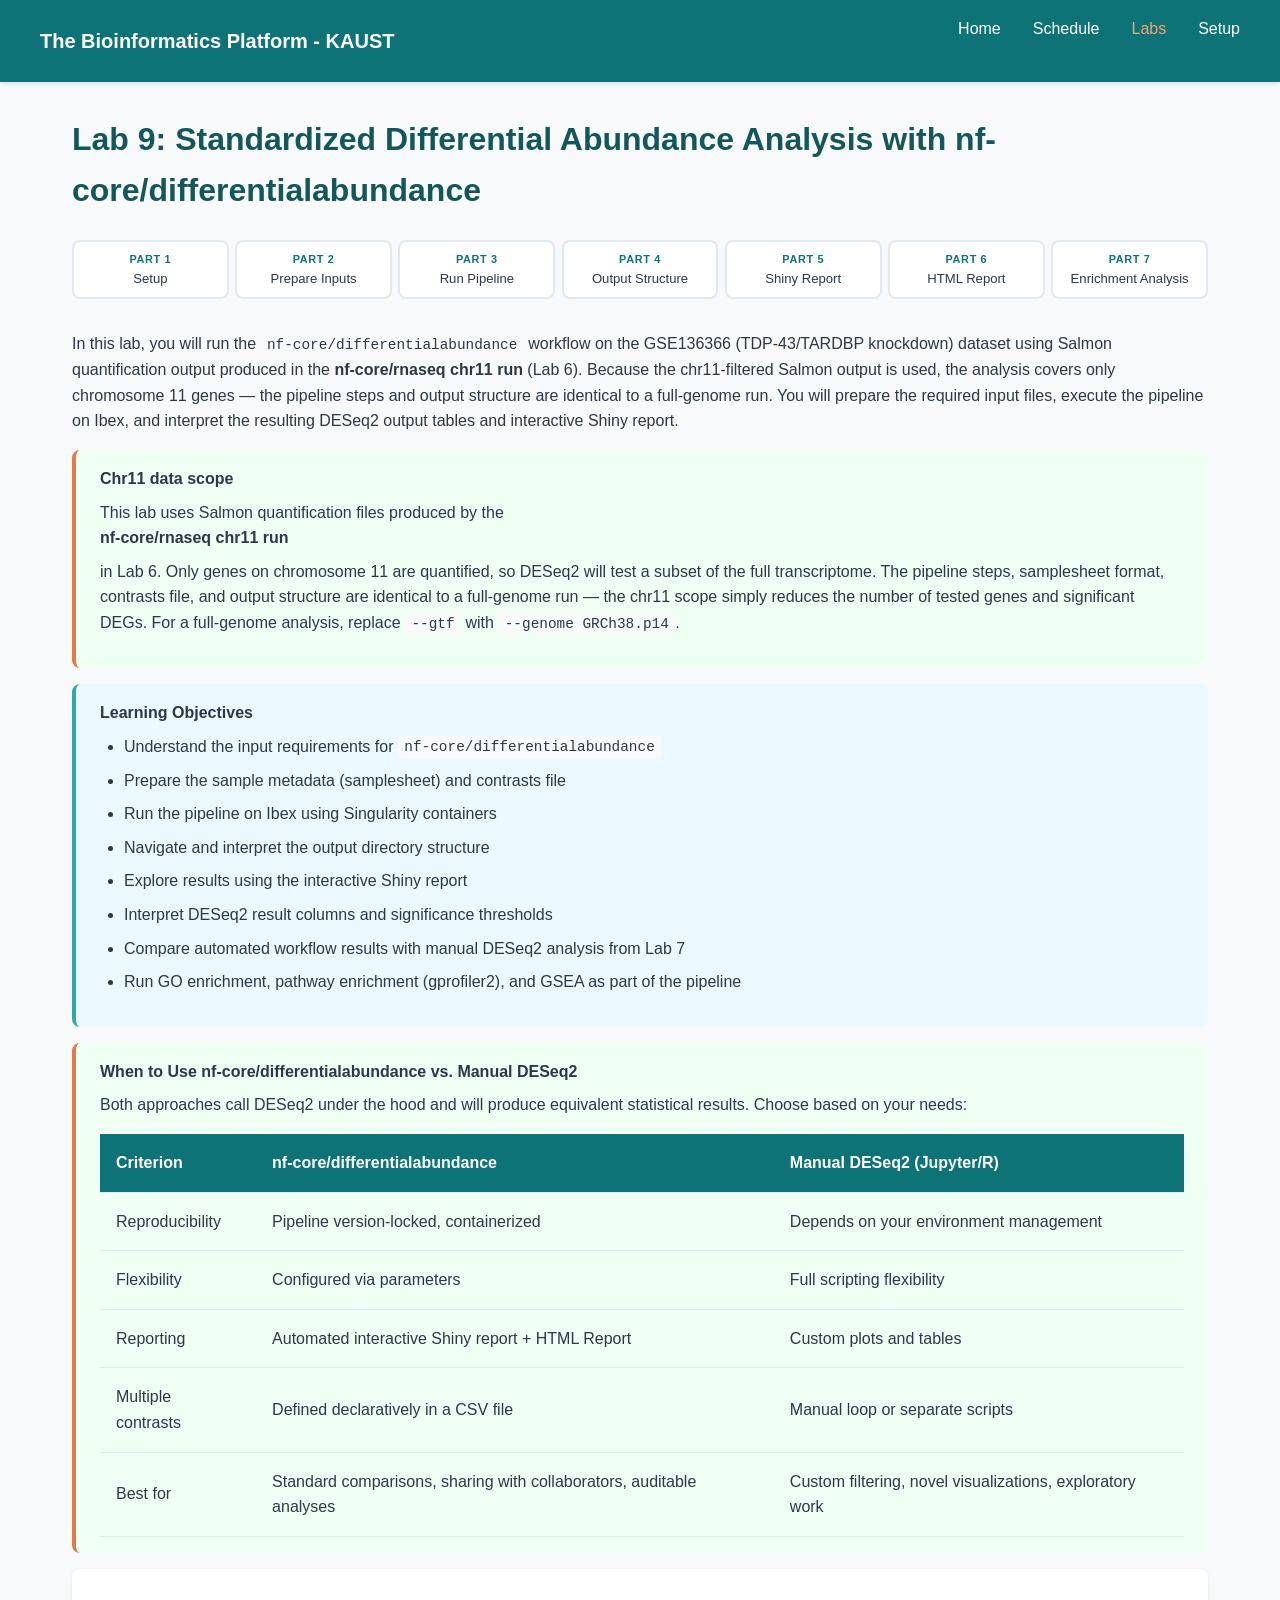
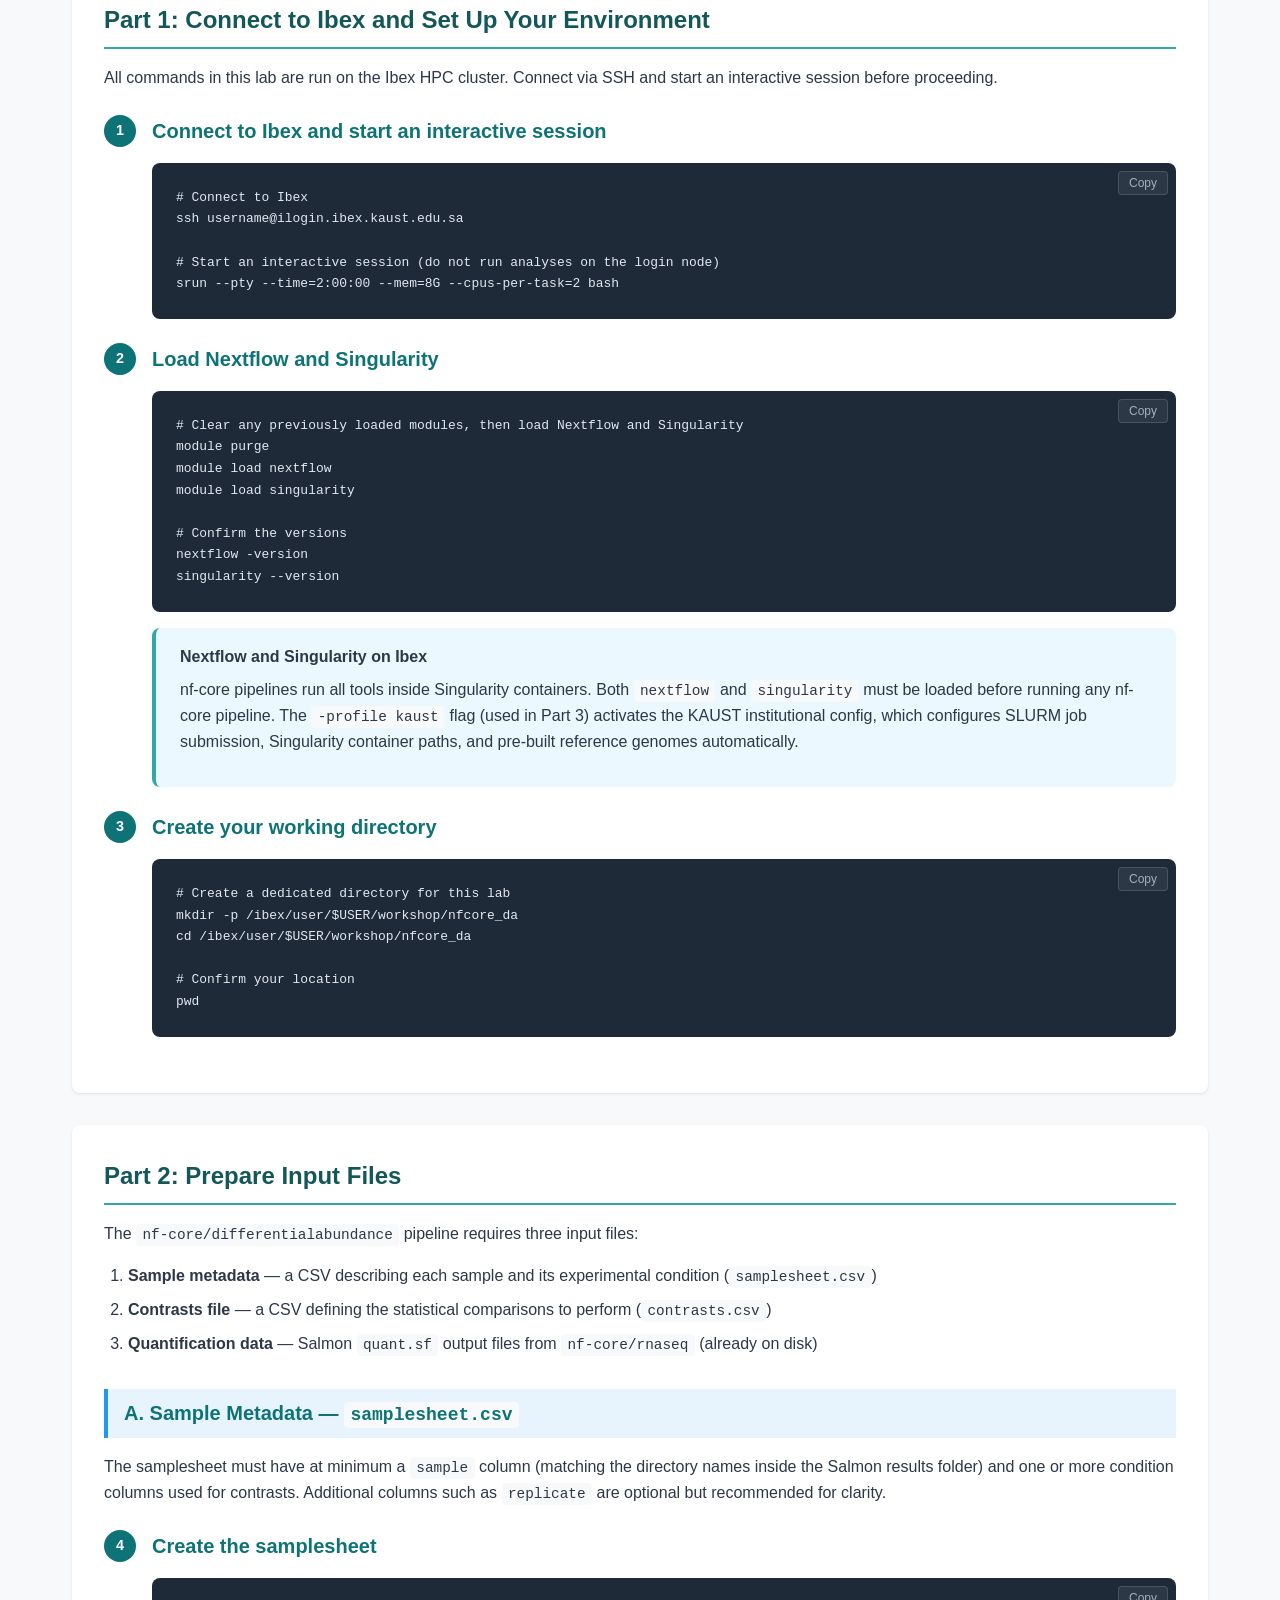
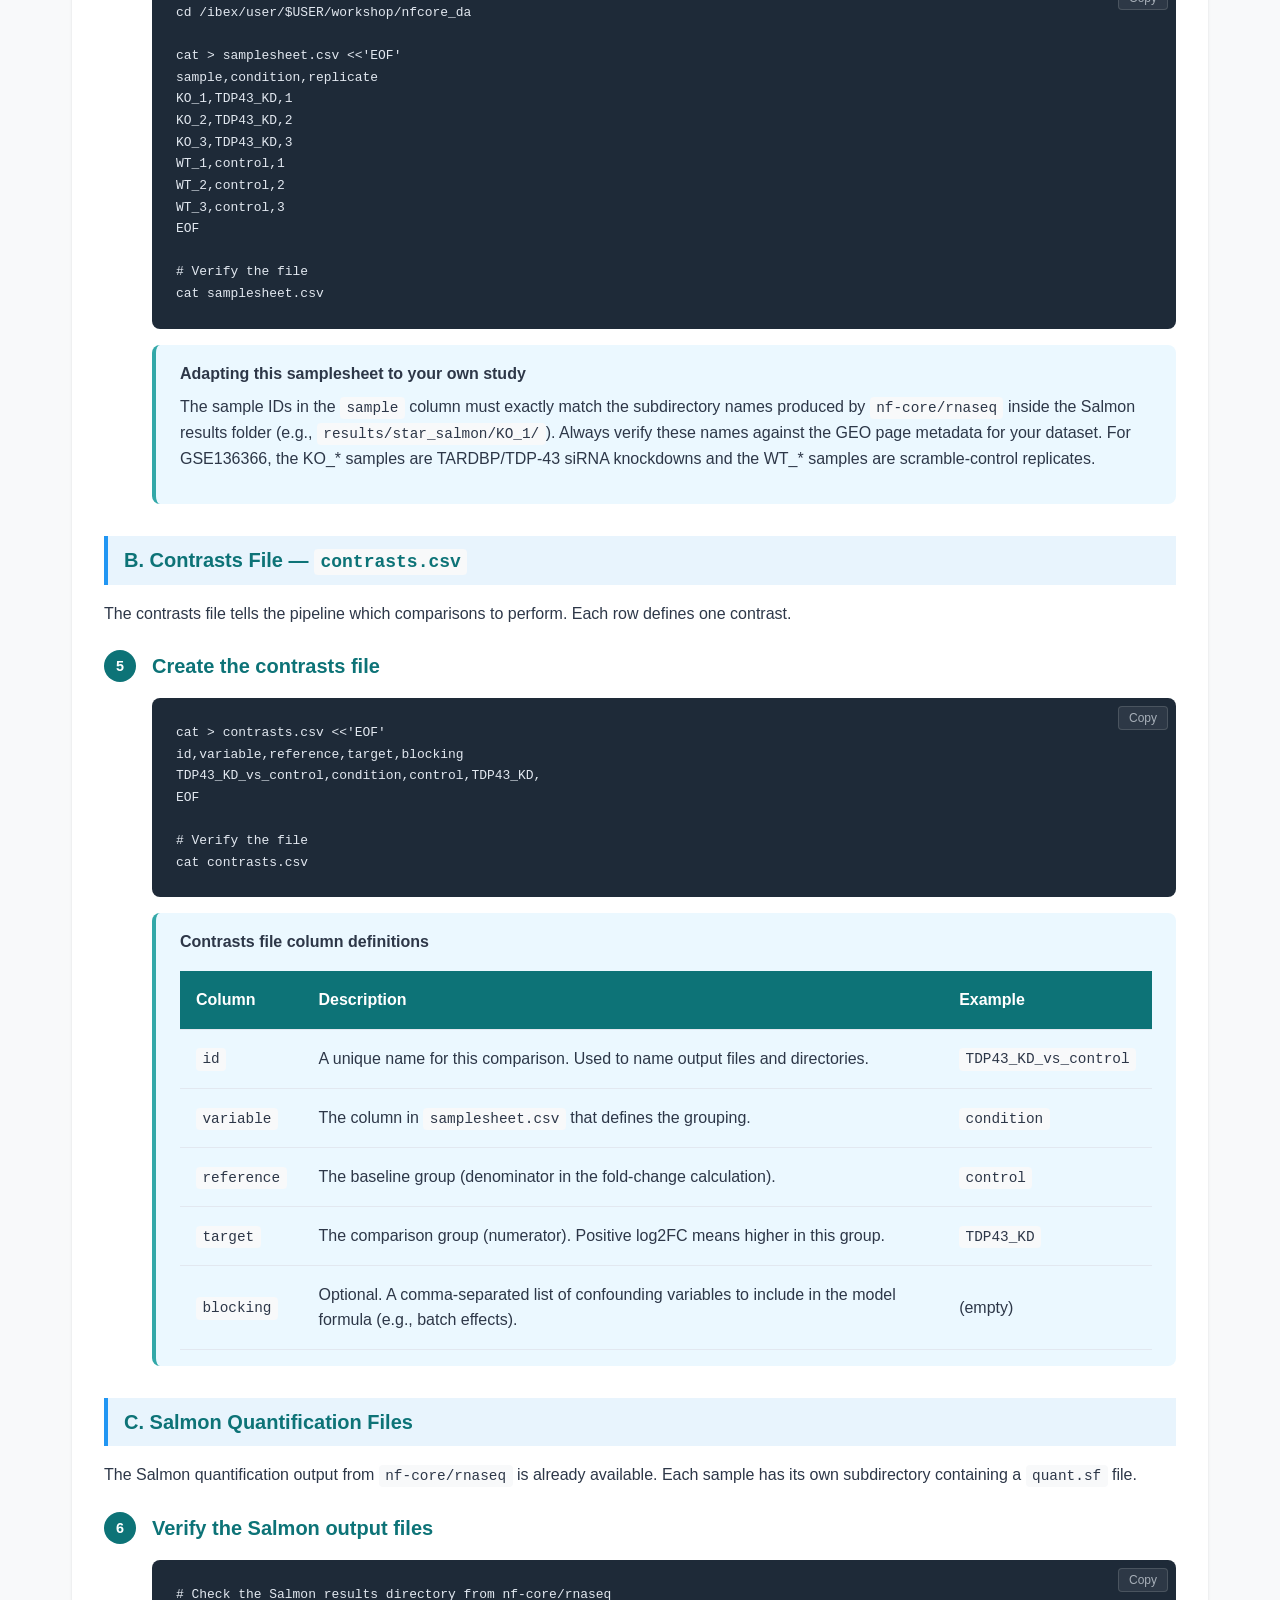
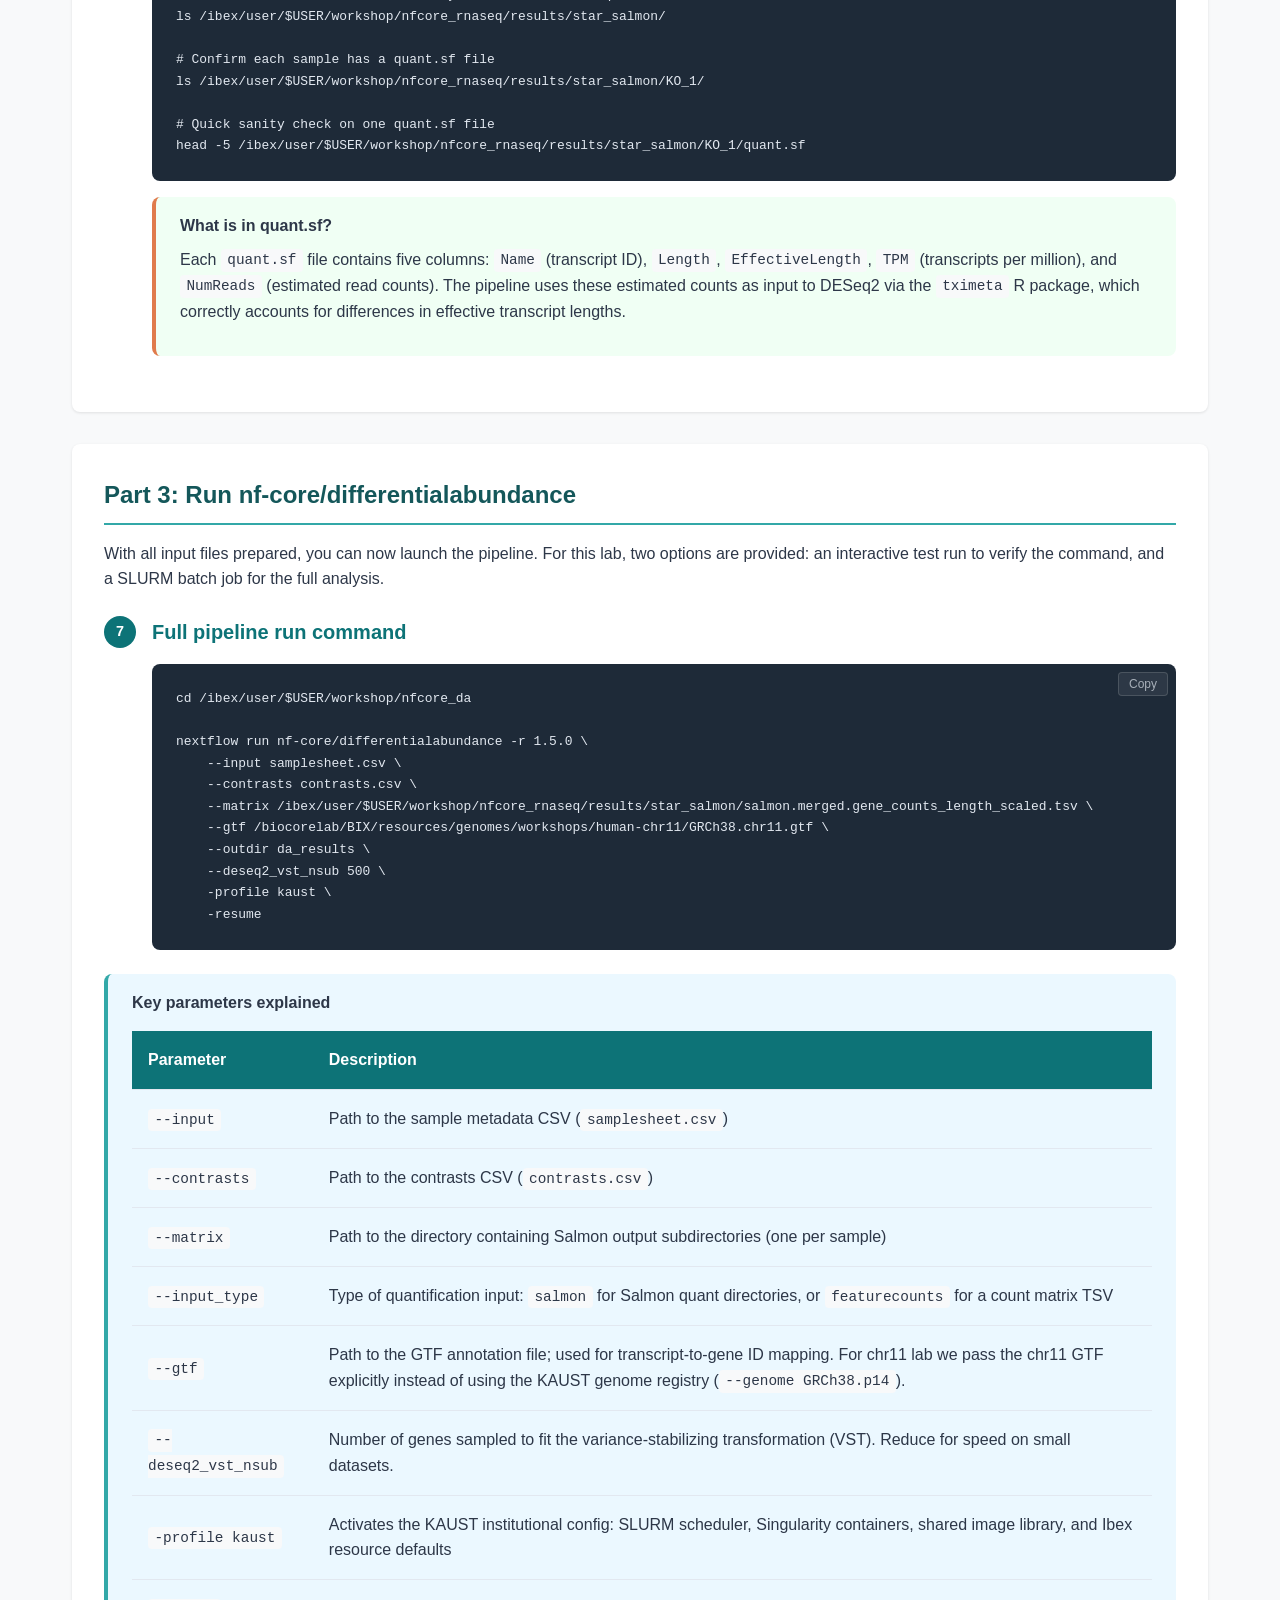
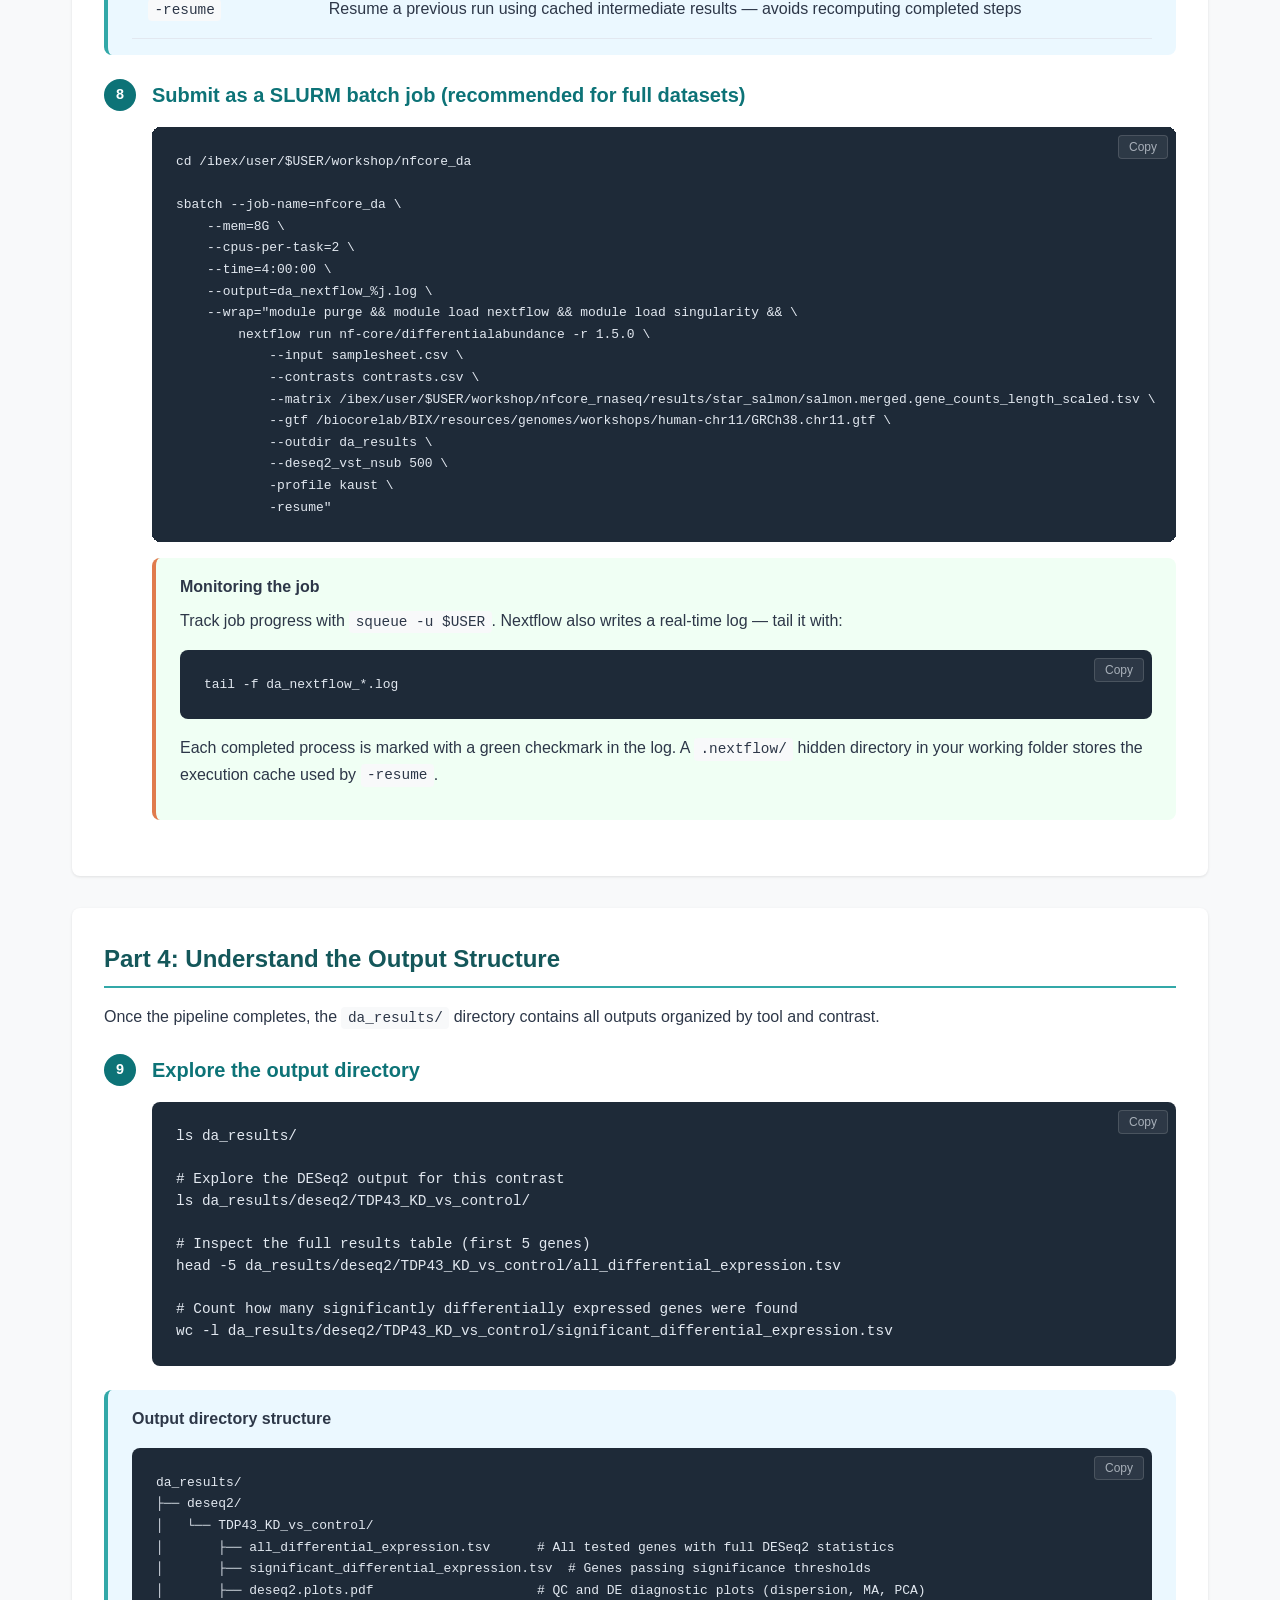
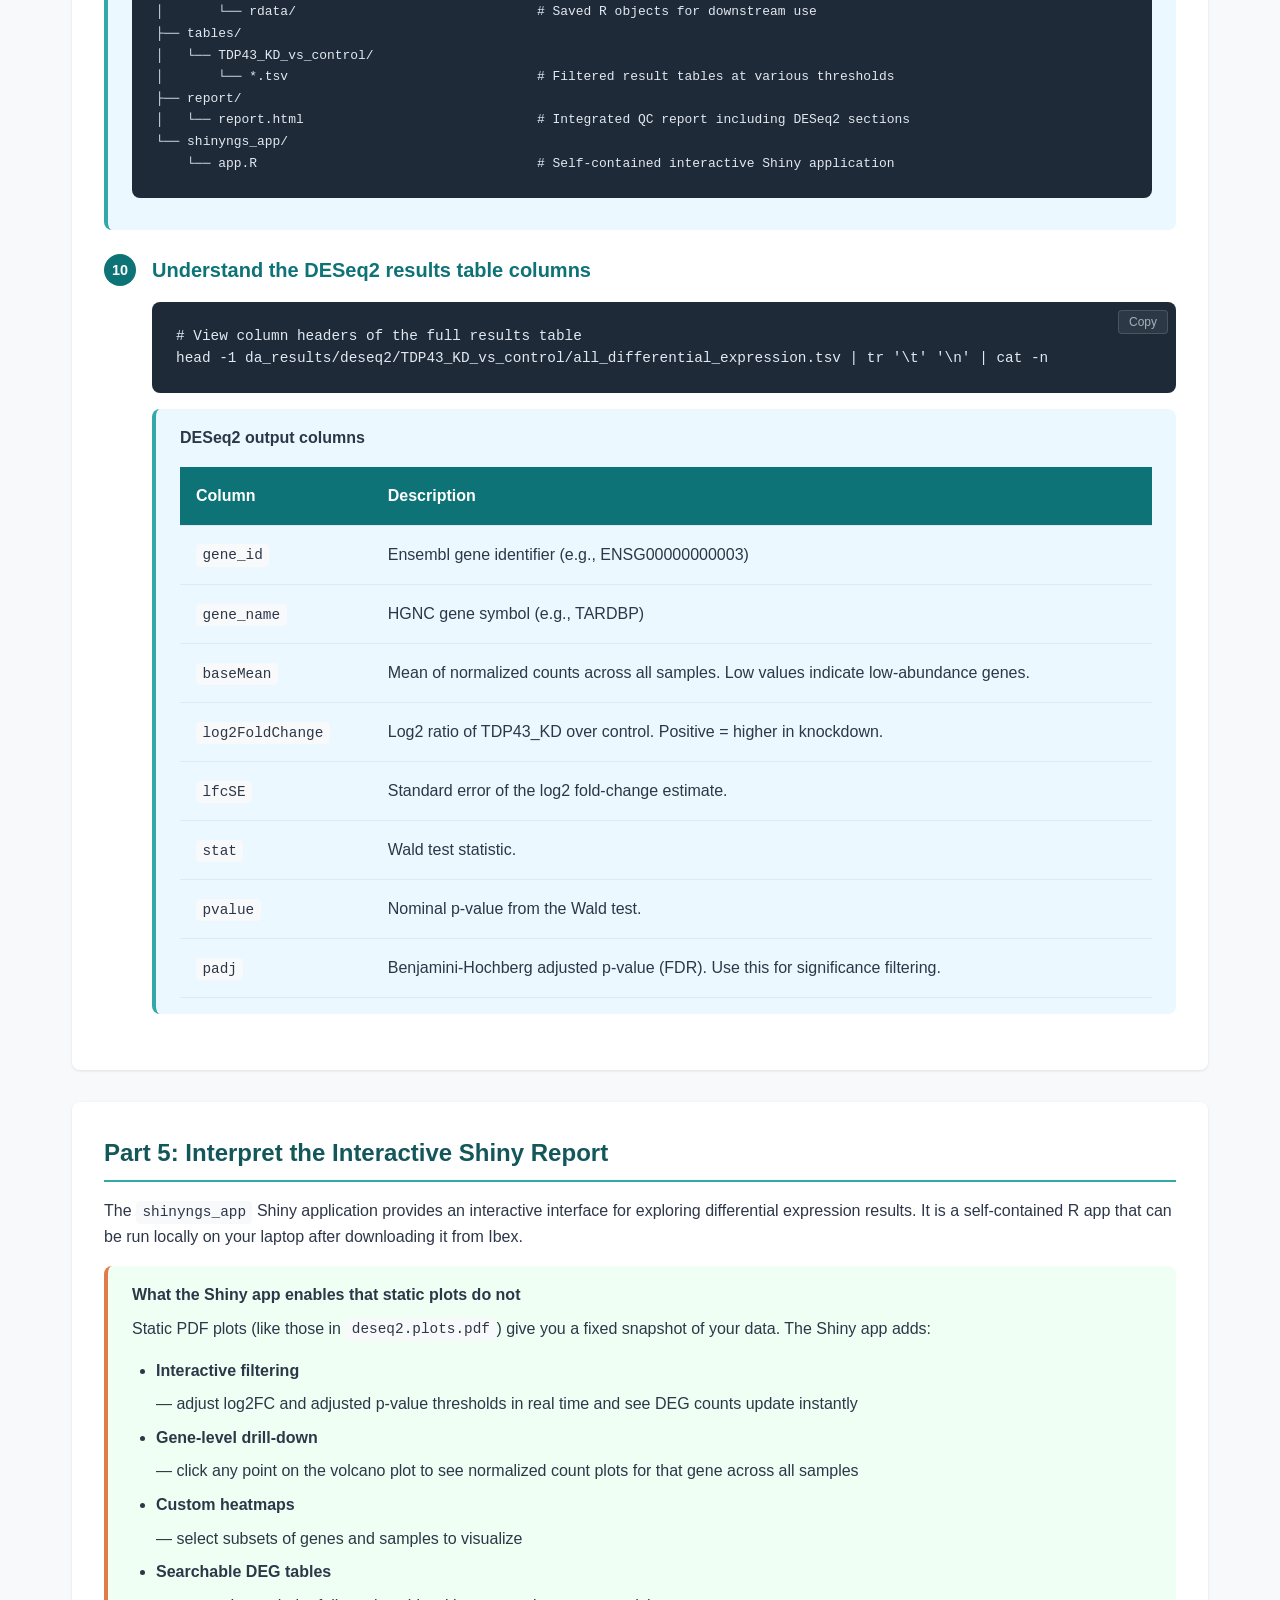
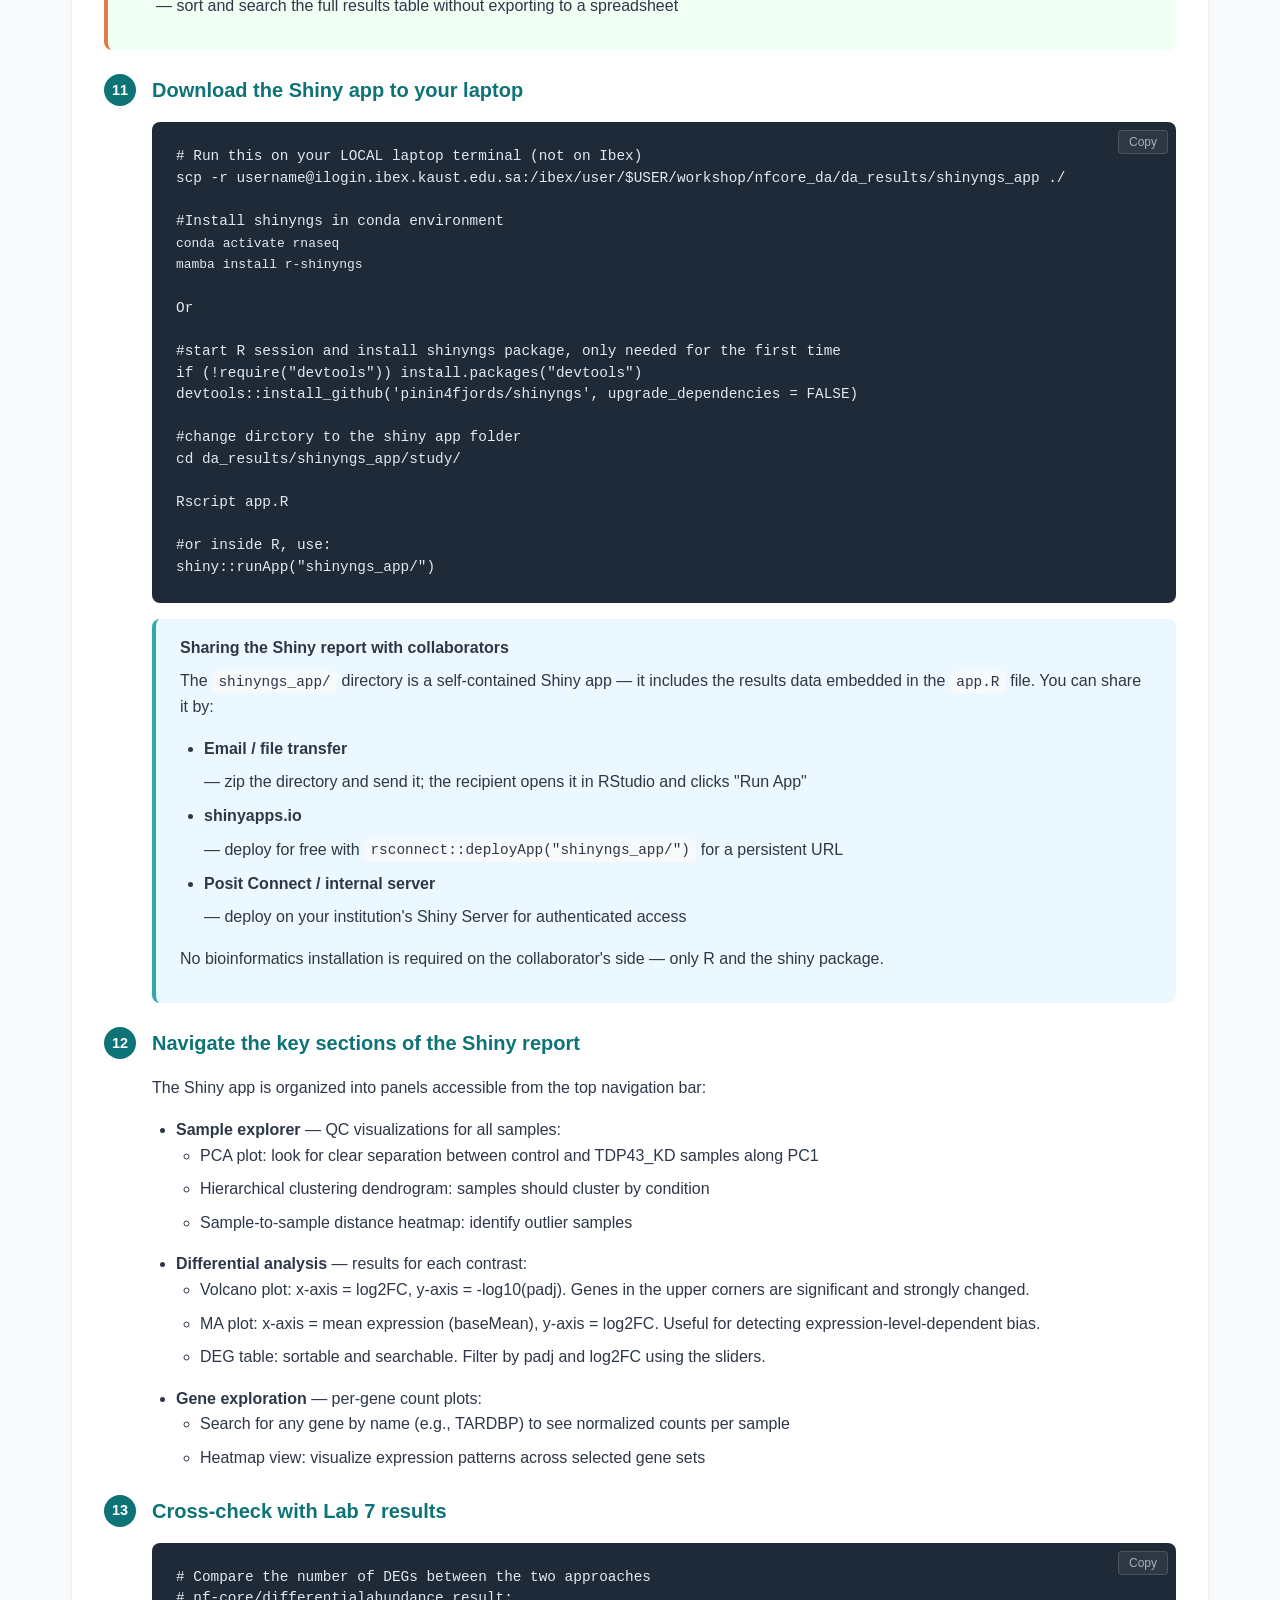
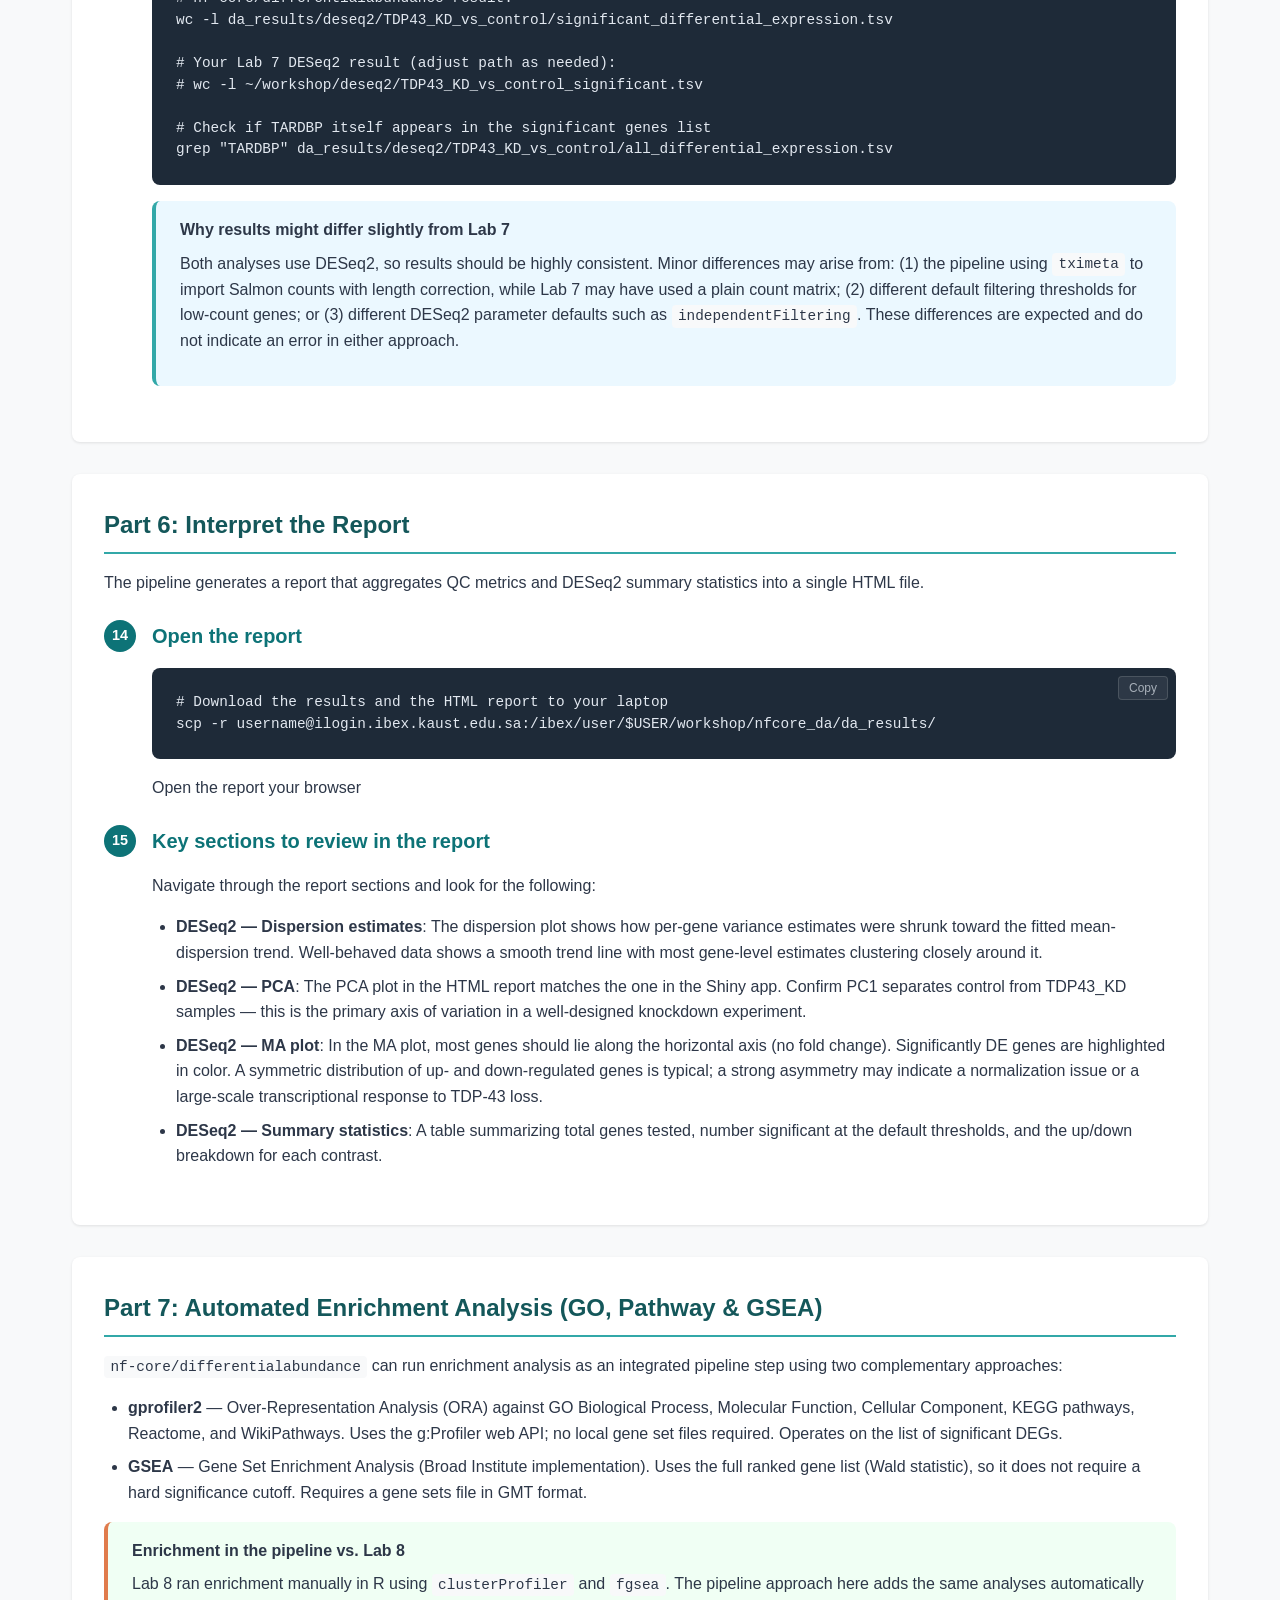
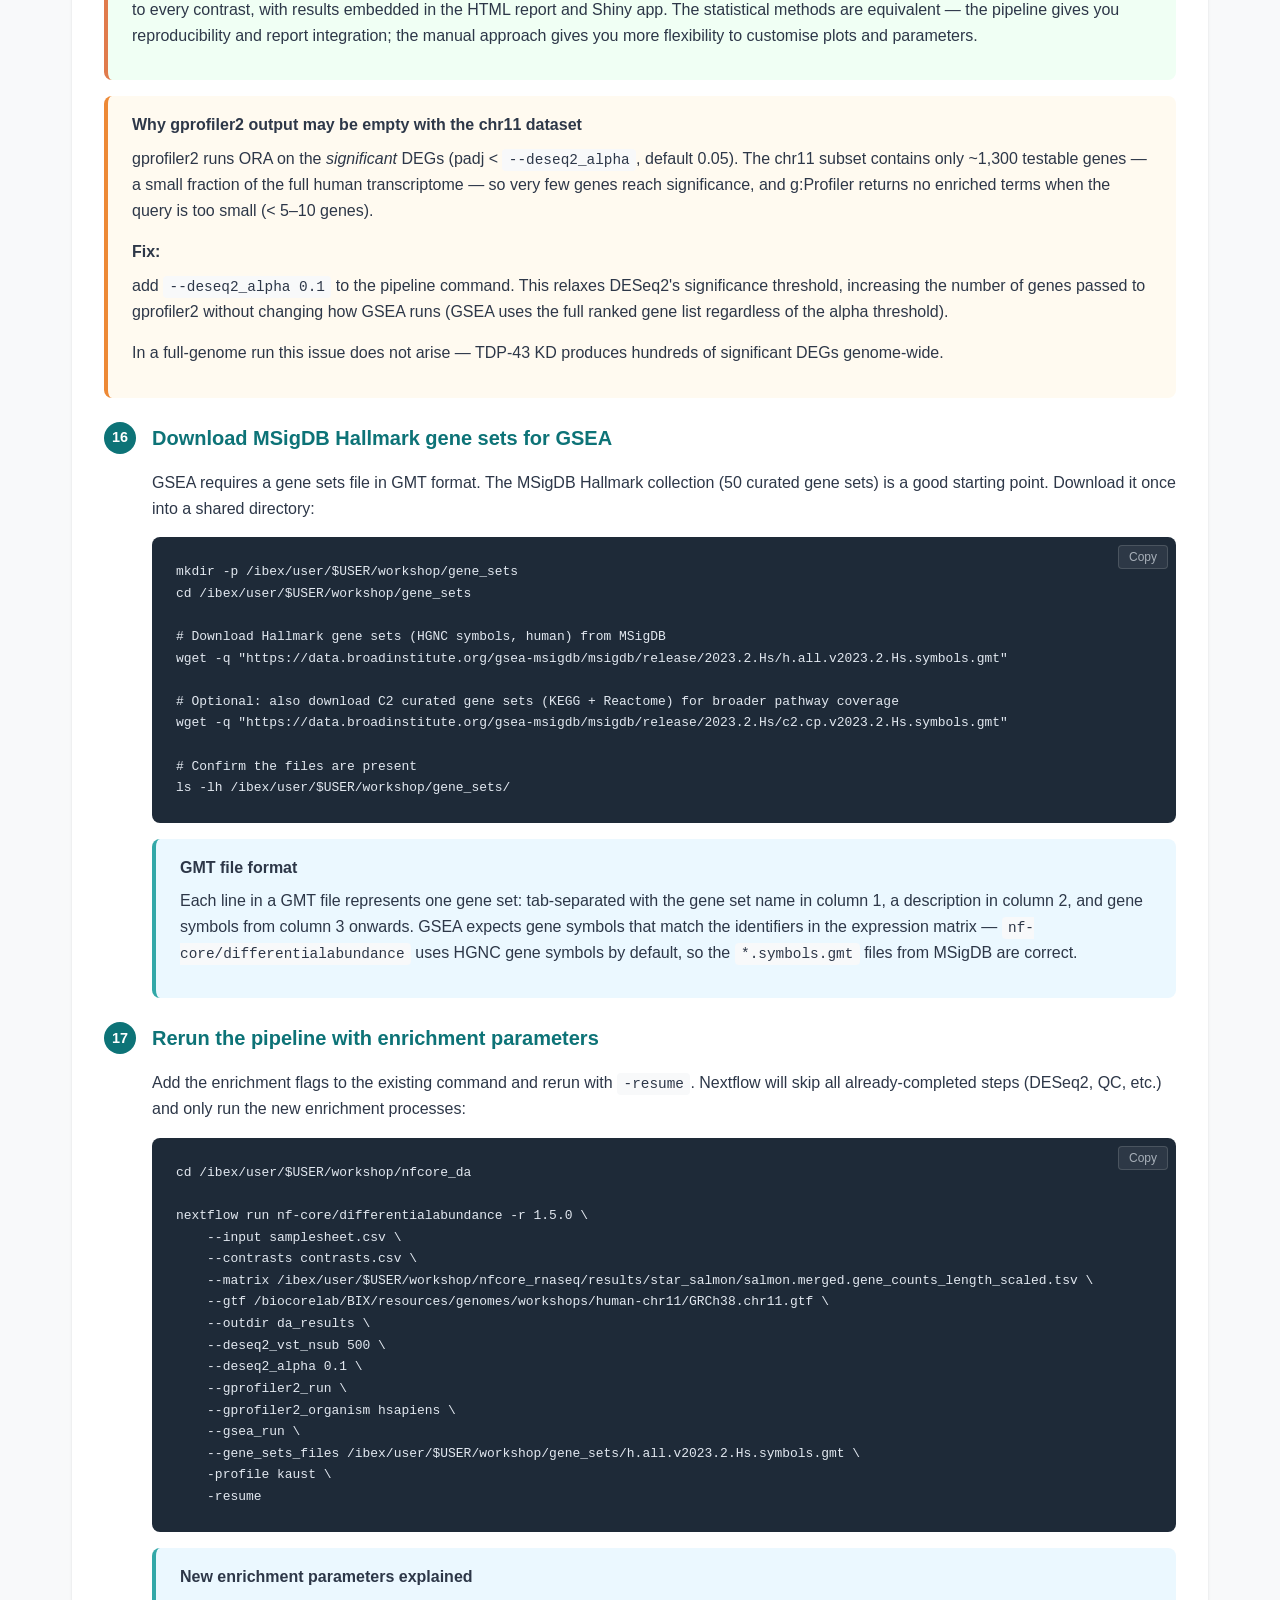
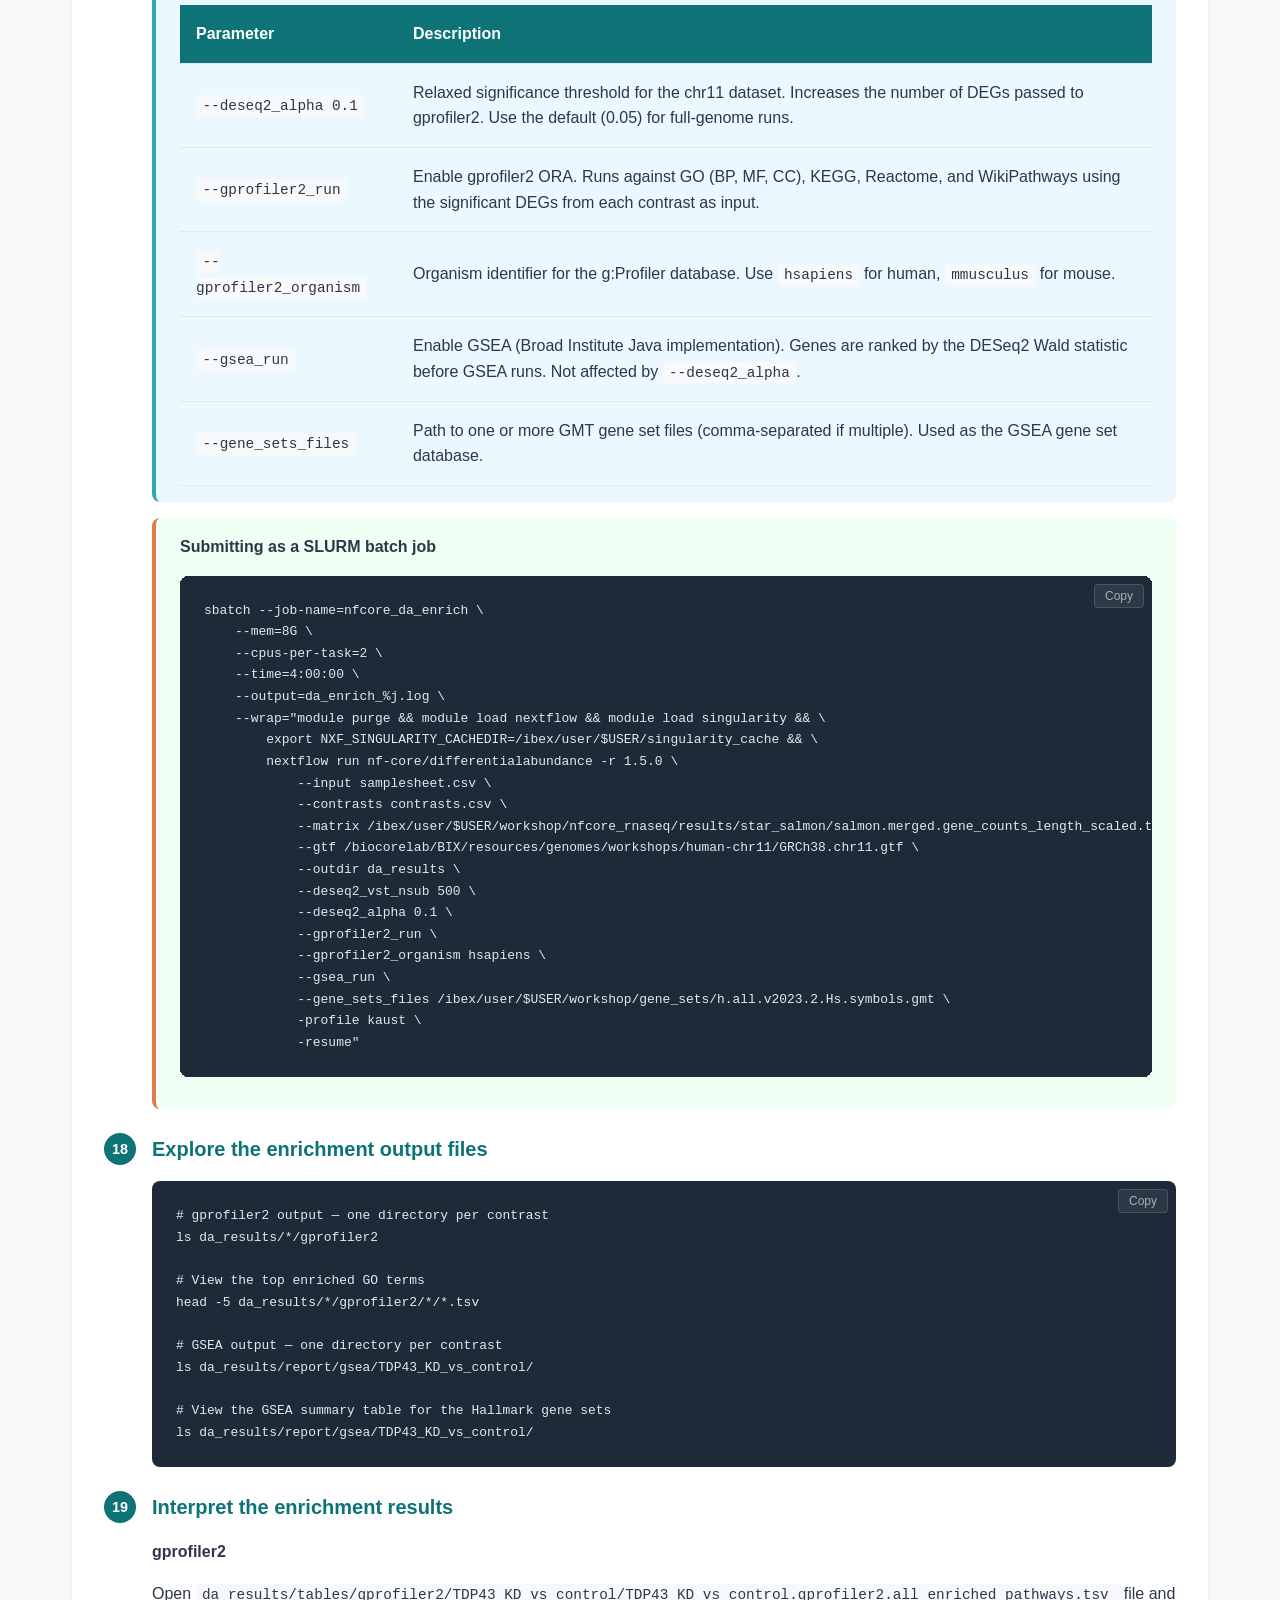
<file: html/lab-nfcore-differentialabundance.html>
<!DOCTYPE html>
<html lang="en">
<head>
    <meta charset="UTF-8">
    <meta name="viewport" content="width=device-width, initial-scale=1.0">
    <title>Lab 9: nf-core/differentialabundance — RNA-seq Data Analysis Course</title>
    <link rel="stylesheet" href="../css/style.css">
</head>
<body>
    <nav>
        <div class="nav-container">
            <a href="../index.html" class="logo">The Bioinformatics Platform - KAUST</a>
            <button class="nav-toggle" onclick="toggleNav()">&#9776;</button>
            <ul id="nav-menu">
                <li><a href="../index.html">Home</a></li>
                <li><a href="schedule.html">Schedule</a></li>
                <li><a href="labs.html" class="active">Labs</a></li>
                <li><a href="setup.html">Setup</a></li>
            </ul>
        </div>
    </nav>

    <main>
        <h1>Lab 9: Standardized Differential Abundance Analysis with nf-core/differentialabundance</h1>

        <div class="lab-nav">
            <a href="#part1"><span class="part-num">Part 1</span><span class="part-label">Setup</span></a>
            <a href="#part2"><span class="part-num">Part 2</span><span class="part-label">Prepare Inputs</span></a>
            <a href="#part3"><span class="part-num">Part 3</span><span class="part-label">Run Pipeline</span></a>
            <a href="#part4"><span class="part-num">Part 4</span><span class="part-label">Output Structure</span></a>
            <a href="#part5"><span class="part-num">Part 5</span><span class="part-label">Shiny Report</span></a>
            <a href="#part6"><span class="part-num">Part 6</span><span class="part-label">HTML Report</span></a>
            <a href="#part7"><span class="part-num">Part 7</span><span class="part-label">Enrichment Analysis</span></a>
        </div>

        <p>In this lab, you will run the <code>nf-core/differentialabundance</code> workflow on the GSE136366 (TDP-43/TARDBP knockdown) dataset using Salmon quantification output produced in the <strong>nf-core/rnaseq chr11 run</strong> (Lab 6). Because the chr11-filtered Salmon output is used, the analysis covers only chromosome 11 genes — the pipeline steps and output structure are identical to a full-genome run. You will prepare the required input files, execute the pipeline on Ibex, and interpret the resulting DESeq2 output tables and interactive Shiny report.</p>

        <div class="info-box tip">
            <strong>Chr11 data scope</strong>
            <p>This lab uses Salmon quantification files produced by the <strong>nf-core/rnaseq chr11 run</strong> in Lab 6. Only genes on chromosome 11 are quantified, so DESeq2 will test a subset of the full transcriptome. The pipeline steps, samplesheet format, contrasts file, and output structure are identical to a full-genome run — the chr11 scope simply reduces the number of tested genes and significant DEGs. For a full-genome analysis, replace <code>--gtf</code> with <code>--genome GRCh38.p14</code>.</p>
        </div>

        <div class="info-box note">
            <strong>Learning Objectives</strong>
            <ul>
                <li>Understand the input requirements for <code>nf-core/differentialabundance</code></li>
                <li>Prepare the sample metadata (samplesheet) and contrasts file</li>
                <li>Run the pipeline on Ibex using Singularity containers</li>
                <li>Navigate and interpret the output directory structure</li>
                <li>Explore results using the interactive Shiny report</li>
                <li>Interpret DESeq2 result columns and significance thresholds</li>
                <li>Compare automated workflow results with manual DESeq2 analysis from Lab 7</li>
                <li>Run GO enrichment, pathway enrichment (gprofiler2), and GSEA as part of the pipeline</li>
            </ul>
        </div>

        <div class="info-box tip">
            <strong>When to Use nf-core/differentialabundance vs. Manual DESeq2</strong>
            <p>Both approaches call DESeq2 under the hood and will produce equivalent statistical results. Choose based on your needs:</p>
            <table class="schedule-table">
                <tr><th>Criterion</th><th>nf-core/differentialabundance</th><th>Manual DESeq2 (Jupyter/R)</th></tr>
                <tr><td>Reproducibility</td><td>Pipeline version-locked, containerized</td><td>Depends on your environment management</td></tr>
                <tr><td>Flexibility</td><td>Configured via parameters</td><td>Full scripting flexibility</td></tr>
                <tr><td>Reporting</td><td>Automated interactive Shiny report + HTML Report</td><td>Custom plots and tables</td></tr>
                <tr><td>Multiple contrasts</td><td>Defined declaratively in a CSV file</td><td>Manual loop or separate scripts</td></tr>
                <tr><td>Best for</td><td>Standard comparisons, sharing with collaborators, auditable analyses</td><td>Custom filtering, novel visualizations, exploratory work</td></tr>
            </table>
        </div>

        <!-- ================================= -->
        <!-- Part 1: Setup                     -->
        <!-- ================================= -->
        <section id="part1">
            <h2>Part 1: Connect to Ibex and Set Up Your Environment</h2>
            <p>All commands in this lab are run on the Ibex HPC cluster. Connect via SSH and start an interactive session before proceeding.</p>

            <div class="step" data-step="1">
                <h3>Connect to Ibex and start an interactive session</h3>
                <pre><code># Connect to Ibex
ssh username@ilogin.ibex.kaust.edu.sa

# Start an interactive session (do not run analyses on the login node)
srun --pty --time=2:00:00 --mem=8G --cpus-per-task=2 bash</code></pre>
            </div>

            <div class="step" data-step="2">
                <h3>Load Nextflow and Singularity</h3>
                <pre><code># Clear any previously loaded modules, then load Nextflow and Singularity
module purge
module load nextflow
module load singularity

# Confirm the versions
nextflow -version
singularity --version</code></pre>
                <div class="info-box note">
                    <strong>Nextflow and Singularity on Ibex</strong>
                    <p>nf-core pipelines run all tools inside Singularity containers. Both <code>nextflow</code> and <code>singularity</code> must be loaded before running any nf-core pipeline. The <code>-profile kaust</code> flag (used in Part 3) activates the KAUST institutional config, which configures SLURM job submission, Singularity container paths, and pre-built reference genomes automatically.</p>
                </div>
            </div>

            <div class="step" data-step="3">
                <h3>Create your working directory</h3>
                <pre><code># Create a dedicated directory for this lab
mkdir -p /ibex/user/$USER/workshop/nfcore_da
cd /ibex/user/$USER/workshop/nfcore_da

# Confirm your location
pwd</code></pre>
            </div>
        </section>

        <!-- ================================= -->
        <!-- Part 2: Prepare Input Files       -->
        <!-- ================================= -->
        <section id="part2">
            <h2>Part 2: Prepare Input Files</h2>
            <p>The <code>nf-core/differentialabundance</code> pipeline requires three input files:</p>
            <ol>
                <li><strong>Sample metadata</strong> — a CSV describing each sample and its experimental condition (<code>samplesheet.csv</code>)</li>
                <li><strong>Contrasts file</strong> — a CSV defining the statistical comparisons to perform (<code>contrasts.csv</code>)</li>
                <li><strong>Quantification data</strong> — Salmon <code>quant.sf</code> output files from <code>nf-core/rnaseq</code> (already on disk)</li>
            </ol>

            <!-- Part 2A: Samplesheet -->
            <h3 style="margin-top:2rem; padding:0.5rem 1rem; background:#e8f4fd; border-left:4px solid #2196F3;">A. Sample Metadata — <code>samplesheet.csv</code></h3>
            <p>The samplesheet must have at minimum a <code>sample</code> column (matching the directory names inside the Salmon results folder) and one or more condition columns used for contrasts. Additional columns such as <code>replicate</code> are optional but recommended for clarity.</p>

            <div class="step" data-step="4">
                <h3>Create the samplesheet</h3>
                <pre><code>cd /ibex/user/$USER/workshop/nfcore_da

cat > samplesheet.csv &lt;&lt;'EOF'
sample,condition,replicate
KO_1,TDP43_KD,1
KO_2,TDP43_KD,2
KO_3,TDP43_KD,3
WT_1,control,1
WT_2,control,2
WT_3,control,3
EOF

# Verify the file
cat samplesheet.csv</code></pre>
                <div class="info-box note">
                    <strong>Adapting this samplesheet to your own study</strong>
                    <p>The sample IDs in the <code>sample</code> column must exactly match the subdirectory names produced by <code>nf-core/rnaseq</code> inside the Salmon results folder (e.g., <code>results/star_salmon/KO_1/</code>). Always verify these names against the GEO page metadata for your dataset. For GSE136366, the KO_* samples are TARDBP/TDP-43 siRNA knockdowns and the WT_* samples are scramble-control replicates.</p>
                </div>
            </div>

            <!-- Part 2B: Contrasts -->
            <h3 style="margin-top:2rem; padding:0.5rem 1rem; background:#e8f4fd; border-left:4px solid #2196F3;">B. Contrasts File — <code>contrasts.csv</code></h3>
            <p>The contrasts file tells the pipeline which comparisons to perform. Each row defines one contrast.</p>

            <div class="step" data-step="5">
                <h3>Create the contrasts file</h3>
                <pre><code>cat > contrasts.csv &lt;&lt;'EOF'
id,variable,reference,target,blocking
TDP43_KD_vs_control,condition,control,TDP43_KD,
EOF

# Verify the file
cat contrasts.csv</code></pre>
                <div class="info-box note">
                    <strong>Contrasts file column definitions</strong>
                    <table class="schedule-table">
                        <tr><th>Column</th><th>Description</th><th>Example</th></tr>
                        <tr><td><code>id</code></td><td>A unique name for this comparison. Used to name output files and directories.</td><td><code>TDP43_KD_vs_control</code></td></tr>
                        <tr><td><code>variable</code></td><td>The column in <code>samplesheet.csv</code> that defines the grouping.</td><td><code>condition</code></td></tr>
                        <tr><td><code>reference</code></td><td>The baseline group (denominator in the fold-change calculation).</td><td><code>control</code></td></tr>
                        <tr><td><code>target</code></td><td>The comparison group (numerator). Positive log2FC means higher in this group.</td><td><code>TDP43_KD</code></td></tr>
                        <tr><td><code>blocking</code></td><td>Optional. A comma-separated list of confounding variables to include in the model formula (e.g., batch effects).</td><td>(empty)</td></tr>
                    </table>
                </div>
            </div>

            <!-- Part 2C: Salmon files -->
            <h3 style="margin-top:2rem; padding:0.5rem 1rem; background:#e8f4fd; border-left:4px solid #2196F3;">C. Salmon Quantification Files</h3>
            <p>The Salmon quantification output from <code>nf-core/rnaseq</code> is already available. Each sample has its own subdirectory containing a <code>quant.sf</code> file.</p>

            <div class="step" data-step="6">
                <h3>Verify the Salmon output files</h3>
                <pre><code># Check the Salmon results directory from nf-core/rnaseq
ls /ibex/user/$USER/workshop/nfcore_rnaseq/results/star_salmon/

# Confirm each sample has a quant.sf file
ls /ibex/user/$USER/workshop/nfcore_rnaseq/results/star_salmon/KO_1/

# Quick sanity check on one quant.sf file
head -5 /ibex/user/$USER/workshop/nfcore_rnaseq/results/star_salmon/KO_1/quant.sf</code></pre>
                <div class="info-box tip">
                    <strong>What is in quant.sf?</strong>
                    <p>Each <code>quant.sf</code> file contains five columns: <code>Name</code> (transcript ID), <code>Length</code>, <code>EffectiveLength</code>, <code>TPM</code> (transcripts per million), and <code>NumReads</code> (estimated read counts). The pipeline uses these estimated counts as input to DESeq2 via the <code>tximeta</code> R package, which correctly accounts for differences in effective transcript lengths.</p>
                </div>
            </div>
        </section>

        <!-- ================================= -->
        <!-- Part 3: Run the Pipeline          -->
        <!-- ================================= -->
        <section id="part3">
            <h2>Part 3: Run nf-core/differentialabundance</h2>
            <p>With all input files prepared, you can now launch the pipeline. For this lab, two options are provided: an interactive test run to verify the command, and a SLURM batch job for the full analysis.</p>

            <div class="step" data-step="7">
                <h3>Full pipeline run command</h3>
                <pre><code>cd /ibex/user/$USER/workshop/nfcore_da

nextflow run nf-core/differentialabundance -r 1.5.0 \
    --input samplesheet.csv \
    --contrasts contrasts.csv \
    --matrix /ibex/user/$USER/workshop/nfcore_rnaseq/results/star_salmon/salmon.merged.gene_counts_length_scaled.tsv \
    --gtf /biocorelab/BIX/resources/genomes/workshops/human-chr11/GRCh38.chr11.gtf \
    --outdir da_results \
    --deseq2_vst_nsub 500 \
    -profile kaust \
    -resume</code></pre>
            </div>

            <div class="info-box note">
                <strong>Key parameters explained</strong>
                <table class="schedule-table">
                    <tr><th>Parameter</th><th>Description</th></tr>
                    <tr><td><code>--input</code></td><td>Path to the sample metadata CSV (<code>samplesheet.csv</code>)</td></tr>
                    <tr><td><code>--contrasts</code></td><td>Path to the contrasts CSV (<code>contrasts.csv</code>)</td></tr>
                    <tr><td><code>--matrix</code></td><td>Path to the directory containing Salmon output subdirectories (one per sample)</td></tr>
                    <tr><td><code>--input_type</code></td><td>Type of quantification input: <code>salmon</code> for Salmon quant directories, or <code>featurecounts</code> for a count matrix TSV</td></tr>
                    <tr><td><code>--gtf</code></td><td>Path to the GTF annotation file; used for transcript-to-gene ID mapping. For chr11 lab we pass the chr11 GTF explicitly instead of using the KAUST genome registry (<code>--genome GRCh38.p14</code>).</td></tr>
                    <tr><td><code>--deseq2_vst_nsub</code></td><td>Number of genes sampled to fit the variance-stabilizing transformation (VST). Reduce for speed on small datasets.</td></tr>
                    <tr><td><code>-profile kaust</code></td><td>Activates the KAUST institutional config: SLURM scheduler, Singularity containers, shared image library, and Ibex resource defaults</td></tr>
                    <tr><td><code>-resume</code></td><td>Resume a previous run using cached intermediate results — avoids recomputing completed steps</td></tr>
                </table>
            </div>

            <div class="step" data-step="8">
                <h3>Submit as a SLURM batch job (recommended for full datasets)</h3>
                <pre><code>cd /ibex/user/$USER/workshop/nfcore_da

sbatch --job-name=nfcore_da \
    --mem=8G \
    --cpus-per-task=2 \
    --time=4:00:00 \
    --output=da_nextflow_%j.log \
    --wrap="module purge && module load nextflow && module load singularity && \
        nextflow run nf-core/differentialabundance -r 1.5.0 \
            --input samplesheet.csv \
            --contrasts contrasts.csv \
            --matrix /ibex/user/$USER/workshop/nfcore_rnaseq/results/star_salmon/salmon.merged.gene_counts_length_scaled.tsv \
            --gtf /biocorelab/BIX/resources/genomes/workshops/human-chr11/GRCh38.chr11.gtf \
            --outdir da_results \
            --deseq2_vst_nsub 500 \
            -profile kaust \
            -resume"</code></pre>
                <div class="info-box tip">
                    <strong>Monitoring the job</strong>
                    <p>Track job progress with <code>squeue -u $USER</code>. Nextflow also writes a real-time log — tail it with:</p>
                    <pre><code>tail -f da_nextflow_*.log</code></pre>
                    <p>Each completed process is marked with a green checkmark in the log. A <code>.nextflow/</code> hidden directory in your working folder stores the execution cache used by <code>-resume</code>.</p>
                </div>
            </div>
        </section>

        <!-- ================================= -->
        <!-- Part 4: Output Structure          -->
        <!-- ================================= -->
        <section id="part4">
            <h2>Part 4: Understand the Output Structure</h2>
            <p>Once the pipeline completes, the <code>da_results/</code> directory contains all outputs organized by tool and contrast.</p>

            <div class="step" data-step="9">
                <h3>Explore the output directory</h3>
                <pre><code">ls da_results/

# Explore the DESeq2 output for this contrast
ls da_results/deseq2/TDP43_KD_vs_control/

# Inspect the full results table (first 5 genes)
head -5 da_results/deseq2/TDP43_KD_vs_control/all_differential_expression.tsv

# Count how many significantly differentially expressed genes were found
wc -l da_results/deseq2/TDP43_KD_vs_control/significant_differential_expression.tsv</code></pre>
            </div>

            <div class="info-box note">
                <strong>Output directory structure</strong>
                <pre><code>da_results/
├── deseq2/
│   └── TDP43_KD_vs_control/
│       ├── all_differential_expression.tsv      # All tested genes with full DESeq2 statistics
│       ├── significant_differential_expression.tsv  # Genes passing significance thresholds
│       ├── deseq2.plots.pdf                     # QC and DE diagnostic plots (dispersion, MA, PCA)
│       └── rdata/                               # Saved R objects for downstream use
├── tables/
│   └── TDP43_KD_vs_control/
│       └── *.tsv                                # Filtered result tables at various thresholds
├── report/
│   └── report.html                              # Integrated QC report including DESeq2 sections
└── shinyngs_app/
    └── app.R                                    # Self-contained interactive Shiny application</code></pre>
            </div>

            <div class="step" data-step="10">
                <h3>Understand the DESeq2 results table columns</h3>
                <pre><code"># View column headers of the full results table
head -1 da_results/deseq2/TDP43_KD_vs_control/all_differential_expression.tsv | tr '\t' '\n' | cat -n</code></pre>
                <div class="info-box note">
                    <strong>DESeq2 output columns</strong>
                    <table class="schedule-table">
                        <tr><th>Column</th><th>Description</th></tr>
                        <tr><td><code>gene_id</code></td><td>Ensembl gene identifier (e.g., ENSG00000000003)</td></tr>
                        <tr><td><code>gene_name</code></td><td>HGNC gene symbol (e.g., TARDBP)</td></tr>
                        <tr><td><code>baseMean</code></td><td>Mean of normalized counts across all samples. Low values indicate low-abundance genes.</td></tr>
                        <tr><td><code>log2FoldChange</code></td><td>Log2 ratio of TDP43_KD over control. Positive = higher in knockdown.</td></tr>
                        <tr><td><code>lfcSE</code></td><td>Standard error of the log2 fold-change estimate.</td></tr>
                        <tr><td><code>stat</code></td><td>Wald test statistic.</td></tr>
                        <tr><td><code>pvalue</code></td><td>Nominal p-value from the Wald test.</td></tr>
                        <tr><td><code>padj</code></td><td>Benjamini-Hochberg adjusted p-value (FDR). Use this for significance filtering.</td></tr>
                    </table>
                </div>
            </div>
        </section>

        <!-- ================================= -->
        <!-- Part 5: Shiny Report              -->
        <!-- ================================= -->
        <section id="part5">
            <h2>Part 5: Interpret the Interactive Shiny Report</h2>
            <p>The <code>shinyngs_app</code> Shiny application provides an interactive interface for exploring differential expression results. It is a self-contained R app that can be run locally on your laptop after downloading it from Ibex.</p>

            <div class="info-box tip">
                <strong>What the Shiny app enables that static plots do not</strong>
                <p>Static PDF plots (like those in <code>deseq2.plots.pdf</code>) give you a fixed snapshot of your data. The Shiny app adds:</p>
                <ul>
                    <li><strong>Interactive filtering</strong> — adjust log2FC and adjusted p-value thresholds in real time and see DEG counts update instantly</li>
                    <li><strong>Gene-level drill-down</strong> — click any point on the volcano plot to see normalized count plots for that gene across all samples</li>
                    <li><strong>Custom heatmaps</strong> — select subsets of genes and samples to visualize</li>
                    <li><strong>Searchable DEG tables</strong> — sort and search the full results table without exporting to a spreadsheet</li>
                </ul>
            </div>

            <div class="step" data-step="11">
                <h3>Download the Shiny app to your laptop</h3>
                <pre><code"># Run this on your LOCAL laptop terminal (not on Ibex)
scp -r username@ilogin.ibex.kaust.edu.sa:/ibex/user/$USER/workshop/nfcore_da/da_results/shinyngs_app ./

#Install shinyngs in conda environment
<code>conda activate rnaseq
mamba install r-shinyngs</code>

Or

#start R session and install shinyngs package, only needed for the first time
if (!require("devtools")) install.packages("devtools")
devtools::install_github('pinin4fjords/shinyngs', upgrade_dependencies = FALSE) 

#change dirctory to the shiny app folder
cd da_results/shinyngs_app/study/

Rscript app.R

#or inside R, use:
shiny::runApp("shinyngs_app/")</code></pre>
                <div class="info-box note">
                    <strong>Sharing the Shiny report with collaborators</strong>
                    <p>The <code>shinyngs_app/</code> directory is a self-contained Shiny app — it includes the results data embedded in the <code>app.R</code> file. You can share it by:</p>
                    <ul>
                        <li><strong>Email / file transfer</strong> — zip the directory and send it; the recipient opens it in RStudio and clicks "Run App"</li>
                        <li><strong>shinyapps.io</strong> — deploy for free with <code>rsconnect::deployApp("shinyngs_app/")</code> for a persistent URL</li>
                        <li><strong>Posit Connect / internal server</strong> — deploy on your institution's Shiny Server for authenticated access</li>
                    </ul>
                    <p>No bioinformatics installation is required on the collaborator's side — only R and the shiny package.</p>
                </div>
            </div>

            <div class="step" data-step="12">
                <h3>Navigate the key sections of the Shiny report</h3>
                <p>The Shiny app is organized into panels accessible from the top navigation bar:</p>
                <ul>
                    <li>
                        <strong>Sample explorer</strong> — QC visualizations for all samples:
                        <ul>
                            <li>PCA plot: look for clear separation between control and TDP43_KD samples along PC1</li>
                            <li>Hierarchical clustering dendrogram: samples should cluster by condition</li>
                            <li>Sample-to-sample distance heatmap: identify outlier samples</li>
                        </ul>
                    </li>
                    <li>
                        <strong>Differential analysis</strong> — results for each contrast:
                        <ul>
                            <li>Volcano plot: x-axis = log2FC, y-axis = -log10(padj). Genes in the upper corners are significant and strongly changed.</li>
                            <li>MA plot: x-axis = mean expression (baseMean), y-axis = log2FC. Useful for detecting expression-level-dependent bias.</li>
                            <li>DEG table: sortable and searchable. Filter by padj and log2FC using the sliders.</li>
                        </ul>
                    </li>
                    <li>
                        <strong>Gene exploration</strong> — per-gene count plots:
                        <ul>
                            <li>Search for any gene by name (e.g., TARDBP) to see normalized counts per sample</li>
                            <li>Heatmap view: visualize expression patterns across selected gene sets</li>
                        </ul>
                    </li>
                </ul>
            </div>

            <div class="step" data-step="13">
                <h3>Cross-check with Lab 7 results</h3>
                <pre><code"># Compare the number of DEGs between the two approaches
# nf-core/differentialabundance result:
wc -l da_results/deseq2/TDP43_KD_vs_control/significant_differential_expression.tsv

# Your Lab 7 DESeq2 result (adjust path as needed):
# wc -l ~/workshop/deseq2/TDP43_KD_vs_control_significant.tsv

# Check if TARDBP itself appears in the significant genes list
grep "TARDBP" da_results/deseq2/TDP43_KD_vs_control/all_differential_expression.tsv</code></pre>
                <div class="info-box note">
                    <strong>Why results might differ slightly from Lab 7</strong>
                    <p>Both analyses use DESeq2, so results should be highly consistent. Minor differences may arise from: (1) the pipeline using <code>tximeta</code> to import Salmon counts with length correction, while Lab 7 may have used a plain count matrix; (2) different default filtering thresholds for low-count genes; or (3) different DESeq2 parameter defaults such as <code>independentFiltering</code>. These differences are expected and do not indicate an error in either approach.</p>
                </div>
            </div>
        </section>

        <!-- ================================= -->
        <!-- Part 6: HTML Report            -->
        <!-- ================================= -->
        <section id="part6">
            <h2>Part 6: Interpret the Report</h2>
            <p>The pipeline generates a report that aggregates QC metrics and DESeq2 summary statistics into a single HTML file.</p>

            <div class="step" data-step="14">
                <h3>Open the report</h3>
                <pre><code"># Download the results and the HTML report to your laptop
scp -r username@ilogin.ibex.kaust.edu.sa:/ibex/user/$USER/workshop/nfcore_da/da_results/</code></pre>

Open the report your browser

            </div>

            <div class="step" data-step="15">
                <h3>Key sections to review in the report</h3>
                <p>Navigate through the report sections and look for the following:</p>
                <ul>
                    <li>
                        <strong>DESeq2 — Dispersion estimates</strong>: The dispersion plot shows how per-gene variance estimates were shrunk toward the fitted mean-dispersion trend. Well-behaved data shows a smooth trend line with most gene-level estimates clustering closely around it.
                    </li>
                    <li>
                        <strong>DESeq2 — PCA</strong>: The PCA plot in the HTML report matches the one in the Shiny app. Confirm PC1 separates control from TDP43_KD samples — this is the primary axis of variation in a well-designed knockdown experiment.
                    </li>
                    <li>
                        <strong>DESeq2 — MA plot</strong>: In the MA plot, most genes should lie along the horizontal axis (no fold change). Significantly DE genes are highlighted in color. A symmetric distribution of up- and down-regulated genes is typical; a strong asymmetry may indicate a normalization issue or a large-scale transcriptional response to TDP-43 loss.
                    </li>
                    <li>
                        <strong>DESeq2 — Summary statistics</strong>: A table summarizing total genes tested, number significant at the default thresholds, and the up/down breakdown for each contrast.
                    </li>
                </ul>
            </div>
        </section>

        <!-- ================================= -->
        <!-- Part 7: Enrichment Analysis       -->
        <!-- ================================= -->
        <section id="part7">
            <h2>Part 7: Automated Enrichment Analysis (GO, Pathway &amp; GSEA)</h2>
            <p><code>nf-core/differentialabundance</code> can run enrichment analysis as an integrated pipeline step using two complementary approaches:</p>
            <ul>
                <li><strong>gprofiler2</strong> — Over-Representation Analysis (ORA) against GO Biological Process, Molecular Function, Cellular Component, KEGG pathways, Reactome, and WikiPathways. Uses the g:Profiler web API; no local gene set files required. Operates on the list of significant DEGs.</li>
                <li><strong>GSEA</strong> — Gene Set Enrichment Analysis (Broad Institute implementation). Uses the full ranked gene list (Wald statistic), so it does not require a hard significance cutoff. Requires a gene sets file in GMT format.</li>
            </ul>
            <div class="info-box tip">
                <strong>Enrichment in the pipeline vs. Lab 8</strong>
                <p>Lab 8 ran enrichment manually in R using <code>clusterProfiler</code> and <code>fgsea</code>. The pipeline approach here adds the same analyses automatically to every contrast, with results embedded in the HTML report and Shiny app. The statistical methods are equivalent — the pipeline gives you reproducibility and report integration; the manual approach gives you more flexibility to customise plots and parameters.</p>
            </div>
            <div class="info-box warning">
                <strong>Why gprofiler2 output may be empty with the chr11 dataset</strong>
                <p>gprofiler2 runs ORA on the <em>significant</em> DEGs (padj &lt; <code>--deseq2_alpha</code>, default 0.05). The chr11 subset contains only ~1,300 testable genes — a small fraction of the full human transcriptome — so very few genes reach significance, and g:Profiler returns no enriched terms when the query is too small (&lt; 5–10 genes).</p>
                <p><strong>Fix:</strong> add <code>--deseq2_alpha 0.1</code> to the pipeline command. This relaxes DESeq2's significance threshold, increasing the number of genes passed to gprofiler2 without changing how GSEA runs (GSEA uses the full ranked gene list regardless of the alpha threshold).</p>
                <p>In a full-genome run this issue does not arise — TDP-43 KD produces hundreds of significant DEGs genome-wide.</p>
            </div>

            <div class="step" data-step="16">
                <h3>Download MSigDB Hallmark gene sets for GSEA</h3>
                <p>GSEA requires a gene sets file in GMT format. The MSigDB Hallmark collection (50 curated gene sets) is a good starting point. Download it once into a shared directory:</p>
                <pre><code>mkdir -p /ibex/user/$USER/workshop/gene_sets
cd /ibex/user/$USER/workshop/gene_sets

# Download Hallmark gene sets (HGNC symbols, human) from MSigDB
wget -q "https://data.broadinstitute.org/gsea-msigdb/msigdb/release/2023.2.Hs/h.all.v2023.2.Hs.symbols.gmt"

# Optional: also download C2 curated gene sets (KEGG + Reactome) for broader pathway coverage
wget -q "https://data.broadinstitute.org/gsea-msigdb/msigdb/release/2023.2.Hs/c2.cp.v2023.2.Hs.symbols.gmt"

# Confirm the files are present
ls -lh /ibex/user/$USER/workshop/gene_sets/</code></pre>
                <div class="info-box note">
                    <strong>GMT file format</strong>
                    <p>Each line in a GMT file represents one gene set: tab-separated with the gene set name in column 1, a description in column 2, and gene symbols from column 3 onwards. GSEA expects gene symbols that match the identifiers in the expression matrix — <code>nf-core/differentialabundance</code> uses HGNC gene symbols by default, so the <code>*.symbols.gmt</code> files from MSigDB are correct.</p>
                </div>
            </div>

            <div class="step" data-step="17">
                <h3>Rerun the pipeline with enrichment parameters</h3>
                <p>Add the enrichment flags to the existing command and rerun with <code>-resume</code>. Nextflow will skip all already-completed steps (DESeq2, QC, etc.) and only run the new enrichment processes:</p>
                <pre><code>cd /ibex/user/$USER/workshop/nfcore_da

nextflow run nf-core/differentialabundance -r 1.5.0 \
    --input samplesheet.csv \
    --contrasts contrasts.csv \
    --matrix /ibex/user/$USER/workshop/nfcore_rnaseq/results/star_salmon/salmon.merged.gene_counts_length_scaled.tsv \
    --gtf /biocorelab/BIX/resources/genomes/workshops/human-chr11/GRCh38.chr11.gtf \
    --outdir da_results \
    --deseq2_vst_nsub 500 \
    --deseq2_alpha 0.1 \
    --gprofiler2_run \
    --gprofiler2_organism hsapiens \
    --gsea_run \
    --gene_sets_files /ibex/user/$USER/workshop/gene_sets/h.all.v2023.2.Hs.symbols.gmt \
    -profile kaust \
    -resume</code></pre>
                <div class="info-box note">
                    <strong>New enrichment parameters explained</strong>
                    <table class="schedule-table">
                        <tr><th>Parameter</th><th>Description</th></tr>
                        <tr><td><code>--deseq2_alpha 0.1</code></td><td>Relaxed significance threshold for the chr11 dataset. Increases the number of DEGs passed to gprofiler2. Use the default (0.05) for full-genome runs.</td></tr>
                        <tr><td><code>--gprofiler2_run</code></td><td>Enable gprofiler2 ORA. Runs against GO (BP, MF, CC), KEGG, Reactome, and WikiPathways using the significant DEGs from each contrast as input.</td></tr>
                        <tr><td><code>--gprofiler2_organism</code></td><td>Organism identifier for the g:Profiler database. Use <code>hsapiens</code> for human, <code>mmusculus</code> for mouse.</td></tr>
                        <tr><td><code>--gsea_run</code></td><td>Enable GSEA (Broad Institute Java implementation). Genes are ranked by the DESeq2 Wald statistic before GSEA runs. Not affected by <code>--deseq2_alpha</code>.</td></tr>
                        <tr><td><code>--gene_sets_files</code></td><td>Path to one or more GMT gene set files (comma-separated if multiple). Used as the GSEA gene set database.</td></tr>
                    </table>
                </div>
                <div class="info-box tip">
                    <strong>Submitting as a SLURM batch job</strong>
                    <pre><code>sbatch --job-name=nfcore_da_enrich \
    --mem=8G \
    --cpus-per-task=2 \
    --time=4:00:00 \
    --output=da_enrich_%j.log \
    --wrap="module purge && module load nextflow && module load singularity && \
        export NXF_SINGULARITY_CACHEDIR=/ibex/user/$USER/singularity_cache && \
        nextflow run nf-core/differentialabundance -r 1.5.0 \
            --input samplesheet.csv \
            --contrasts contrasts.csv \
            --matrix /ibex/user/$USER/workshop/nfcore_rnaseq/results/star_salmon/salmon.merged.gene_counts_length_scaled.tsv \
            --gtf /biocorelab/BIX/resources/genomes/workshops/human-chr11/GRCh38.chr11.gtf \
            --outdir da_results \
            --deseq2_vst_nsub 500 \
            --deseq2_alpha 0.1 \
            --gprofiler2_run \
            --gprofiler2_organism hsapiens \
            --gsea_run \
            --gene_sets_files /ibex/user/$USER/workshop/gene_sets/h.all.v2023.2.Hs.symbols.gmt \
            -profile kaust \
            -resume"</code></pre>
                </div>
            </div>

            <div class="step" data-step="18">
                <h3>Explore the enrichment output files</h3>
                <pre><code># gprofiler2 output — one directory per contrast
ls da_results/*/gprofiler2

# View the top enriched GO terms
head -5 da_results/*/gprofiler2/*/*.tsv

# GSEA output — one directory per contrast
ls da_results/report/gsea/TDP43_KD_vs_control/

# View the GSEA summary table for the Hallmark gene sets
ls da_results/report/gsea/TDP43_KD_vs_control/</code></pre>
            </div>

            <div class="step" data-step="19">
                <h3>Interpret the enrichment results</h3>
                <p><strong>gprofiler2</strong></p>
                <p>Open <code>da_results/tables/gprofiler2/TDP43_KD_vs_control/TDP43_KD_vs_control.gprofiler2.all_enriched_pathways.tsv </code> file and explore.</p>
                
                <p><strong>GSEA</strong>, open <code>da_results/report/gsea/TDP43_KD_vs_control/*/*index.html</code> in your browser and examine</p>

                <ul>
                    <li><strong>NES (Normalized Enrichment Score)</strong> — positive NES means the gene set is enriched toward upregulated genes (higher expression in TDP-43 KD); negative NES means enriched toward downregulated genes</li>
                    <li><strong>FDR q-value</strong> — use &lt; 0.25 as the standard GSEA significance threshold (more permissive than the 0.05 used for ORA, because GSEA tests are correlated)</li>
                    <li><strong>Enrichment score plot</strong> — the running sum plot for each significant gene set; the peak indicates where the gene set members are concentrated in the ranked list</li>
                </ul>
                <div class="info-box tip">
                    <strong>Connecting enrichment results to TDP-43 biology</strong>
                    <p>TDP-43 is an RNA-binding protein involved in RNA processing, splicing, and stress granule formation. In TDP-43 KD cells (GSE136366), expect to find enrichment in: RNA metabolic processes and splicing (GO:BP), stress response pathways (Hallmark UNFOLDED PROTEIN RESPONSE, TNFA SIGNALING), and neurodegeneration-related terms (Hallmark APOPTOSIS). A strong negative NES for MYC targets or E2F targets Hallmarks would indicate broad transcriptional repression downstream of TDP-43 loss.</p>
                </div>
            </div>
        </section>

        <!-- ================================= -->
        <!-- Exercises                         -->
        <!-- ================================= -->
        <section id="exercises">
            <h2>Exercises</h2>
            <p>Use the output files and the Shiny report to answer the following questions.</p>

            <div class="card">
                <h3>Exercise 1: Count Significant DEGs</h3>
                <p>How many genes are in the <code>significant_differential_expression.tsv</code> file (excluding the header)?</p>
                <p>How does this number compare to the number of significant genes you identified manually in Lab 7? If they differ, what might explain the discrepancy?</p>
                <p><em>Hint: Use <code>wc -l</code> on both files and subtract 1 for the header line.</em></p>
            </div>

            <div class="card">
                <h3>Exercise 2: Default Significance Thresholds</h3>
                <p>What adjusted p-value and log2 fold-change thresholds does <code>nf-core/differentialabundance</code> use by default to define a significant gene? How would you change these thresholds when running the pipeline?</p>
                <p><em>Hint: Check the nf-core/differentialabundance documentation at <a href="https://nf-co.re/differentialabundance/parameters" target="_blank">nf-co.re/differentialabundance/parameters</a> and look for parameters named <code>deseq2_alpha</code> and <code>deseq2_lfc_threshold</code>. You can also explore results at different thresholds interactively in the Shiny app without re-running the pipeline.</em></p>
            </div>

            <div class="card">
                <h3>Exercise 3: TARDBP Expression in the Shiny App</h3>
                <p>Open the Shiny app and navigate to the Gene exploration panel. Search for <strong>TARDBP</strong> (the gene encoding TDP-43 protein). Does the knockdown look efficient? What is the approximate log2 fold-change and adjusted p-value for TARDBP in the <code>all_differential_expression.tsv</code> file?</p>
                <pre><code">grep "TARDBP" da_results/deseq2/TDP43_KD_vs_control/all_differential_expression.tsv</code></pre>
                <p>Based on the count plot in the Shiny app, is there variability between the three knockdown replicates?</p>
            </div>

            <div class="card">
                <h3>Exercise 4: Adding a Third Contrast</h3>
                <p>Imagine the GSE136366 study had a third condition: <code>rescue</code> (cells where TDP-43 was knocked down and then re-expressed). What additional rows would you add to <code>contrasts.csv</code> to test:</p>
                <ol>
                    <li>Rescue vs. control</li>
                    <li>TDP43_KD vs. rescue</li>
                </ol>
                <p>Write the two rows in valid CSV format following the same column structure used in Part 2B.</p>
            </div>
        </section>

        <!-- ================================= -->
        <!-- Summary                           -->
        <!-- ================================= -->
        <section id="summary">
            <h2>Summary</h2>
            <p>In this lab, you have:</p>
            <ul>
                <li>Prepared the three required inputs for <code>nf-core/differentialabundance</code>: a sample metadata CSV, a contrasts CSV, and Salmon quantification directories</li>
                <li>Understood each column in the samplesheet and contrasts file and how they map to the DESeq2 model</li>
                <li>Run the pipeline on Ibex using <code>-profile kaust</code> (SLURM + Singularity + shared genomes) and submitted it as a SLURM batch job</li>
                <li>Navigated the output directory structure and identified the key result files</li>
                <li>Interpreted DESeq2 result table columns including <code>baseMean</code>, <code>log2FoldChange</code>, <code>pvalue</code>, and <code>padj</code></li>
                <li>Explored results interactively using the Shiny report and compared them to Lab 7 manual DESeq2 output</li>
                <li>Reviewed the HTML report for dispersion estimates, PCA, and MA plot interpretation</li>
                <li>Reran the pipeline with <code>--gprofiler2_run</code> and <code>--gsea_run</code> to add GO enrichment, pathway enrichment, and GSEA in a single <code>-resume</code> run</li>
                <li>Interpreted gprofiler2 ORA results (significant GO/KEGG/Reactome terms) and GSEA NES/FDR output for the TDP-43 KD contrast</li>
            </ul>
            <p>
                <strong>Previous:</strong> <a href="lab-functional-enrichment.html">Lab 8: Functional Enrichment Analysis</a>
                &nbsp;&nbsp;|&nbsp;&nbsp;
                <strong>Next:</strong> <a href="lab-capstone.html">Lab 10: Real-world Analysis Capstone</a>
            </p>
        </section>
    </main>

    <footer>
        <p>RNA-seq Data Analysis Course &mdash; KAUST Bioinformatics Platform</p>
    </footer>

    <script>
        function toggleNav() {
            document.getElementById('nav-menu').classList.toggle('show');
        }

        // Add copy buttons to all code blocks
        document.addEventListener('DOMContentLoaded', function() {
            const codeBlocks = document.querySelectorAll('pre');
            codeBlocks.forEach(function(pre) {
                const container = document.createElement('div');
                container.className = 'code-container';
                pre.parentNode.insertBefore(container, pre);
                container.appendChild(pre);

                const copyBtn = document.createElement('button');
                copyBtn.className = 'copy-btn';
                copyBtn.textContent = 'Copy';
                copyBtn.addEventListener('click', function() {
                    const code = pre.querySelector('code');
                    const text = code ? code.textContent : pre.textContent;
                    navigator.clipboard.writeText(text).then(function() {
                        copyBtn.textContent = 'Copied!';
                        copyBtn.classList.add('copied');
                        setTimeout(function() {
                            copyBtn.textContent = 'Copy';
                            copyBtn.classList.remove('copied');
                        }, 2000);
                    });
                });
                container.appendChild(copyBtn);
            });
        });
    </script>
</body>
</html>
</file>
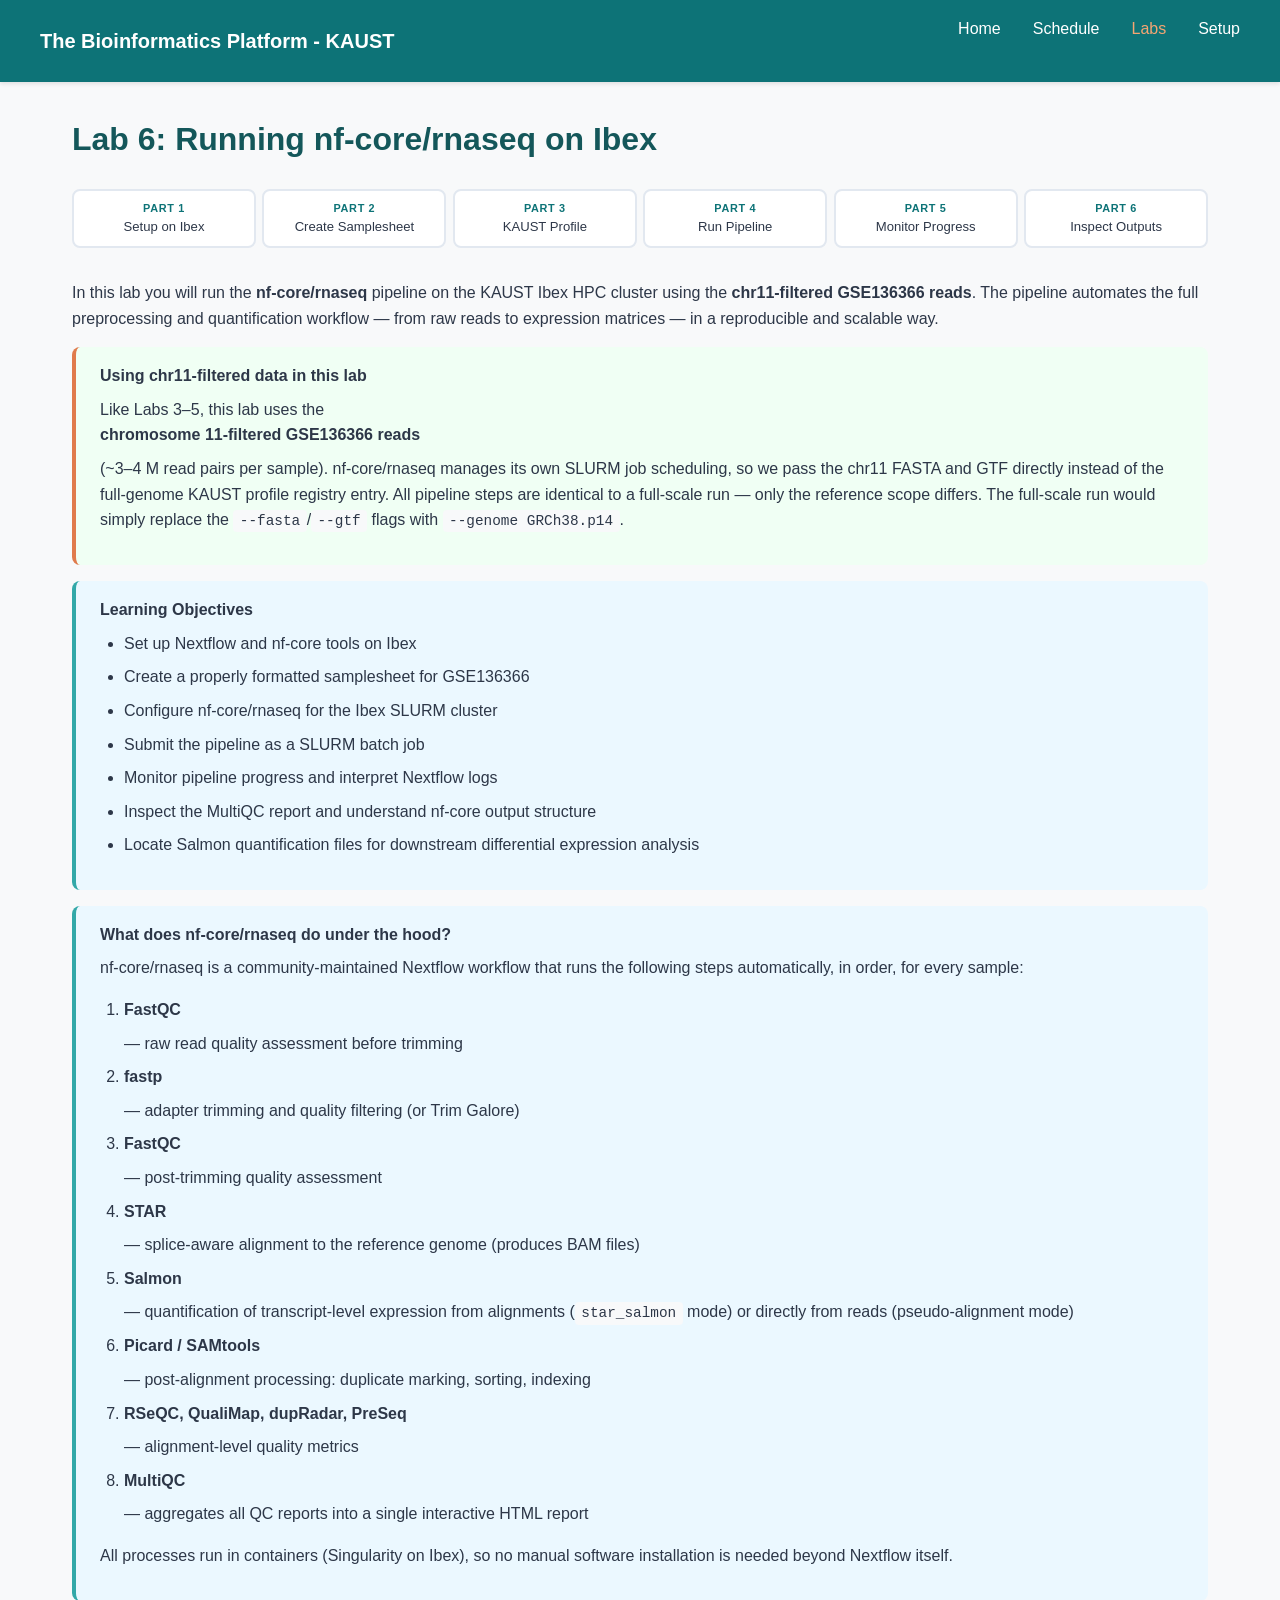
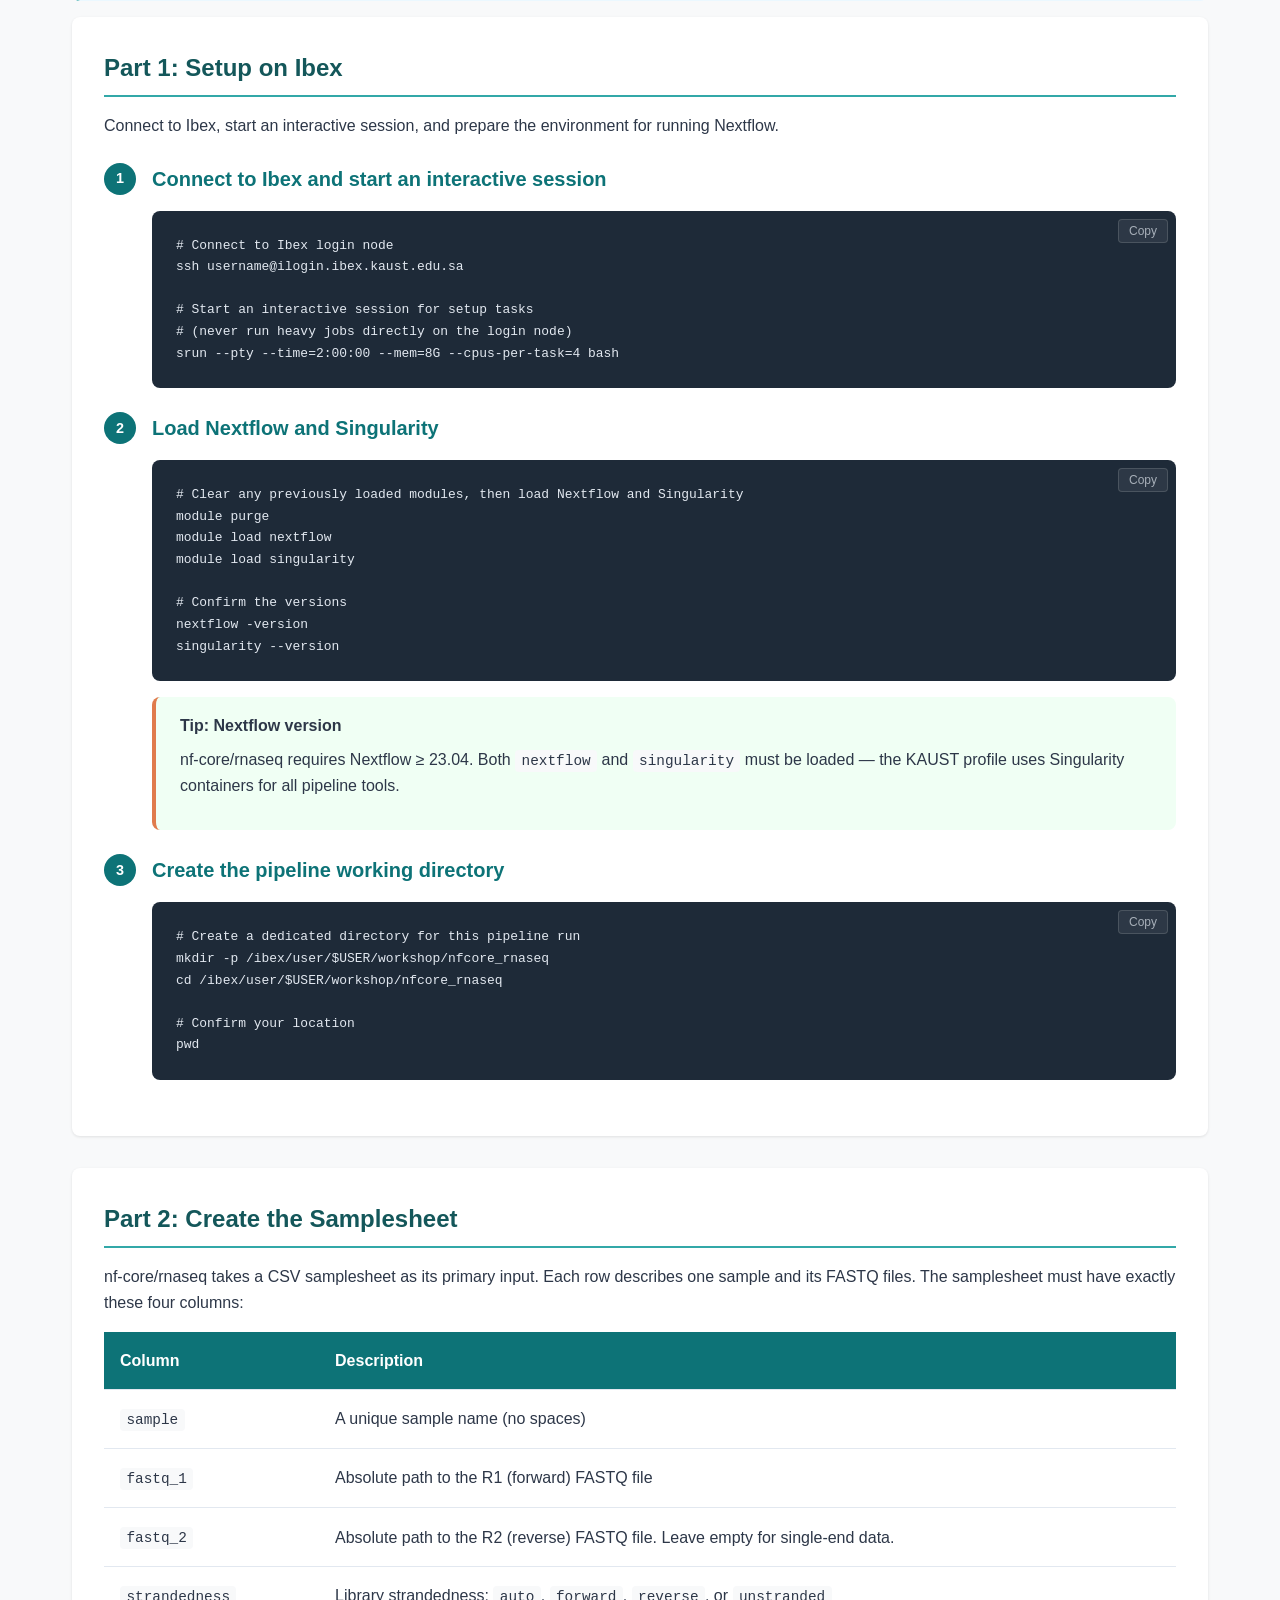
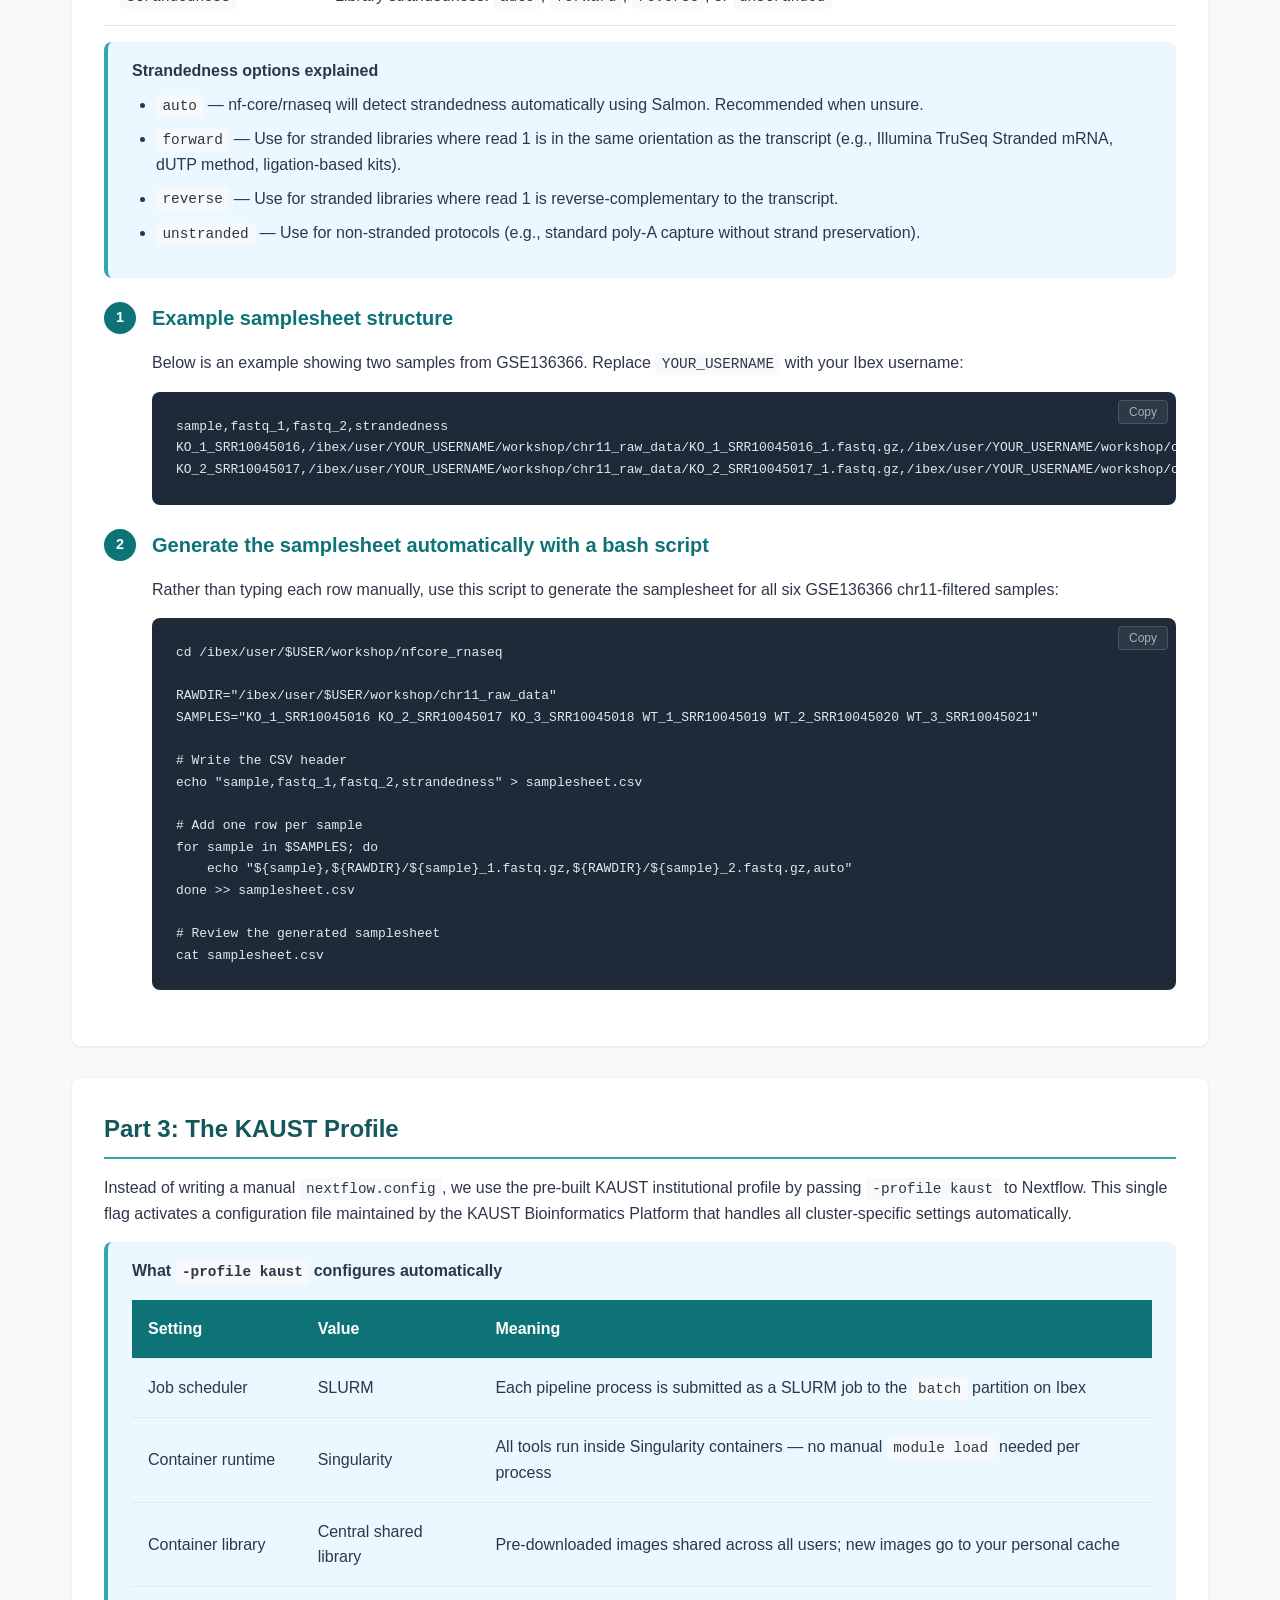
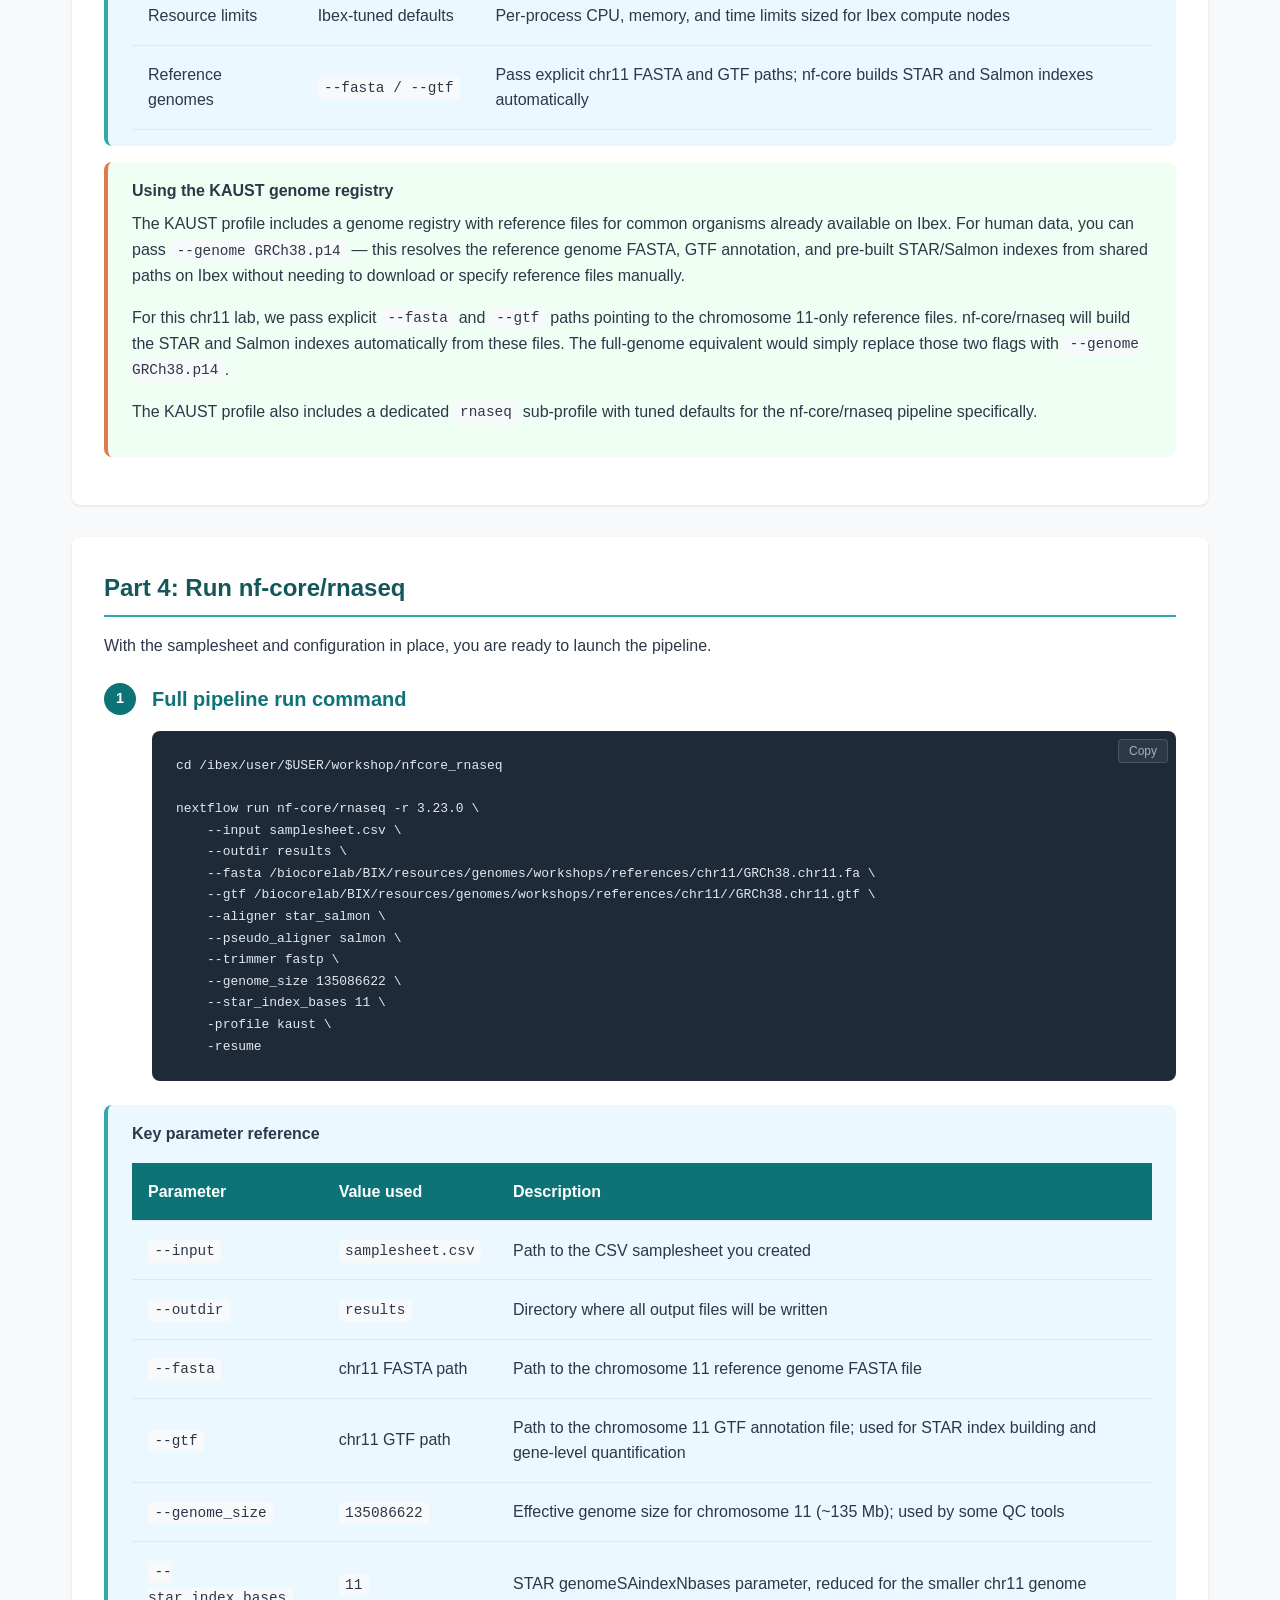
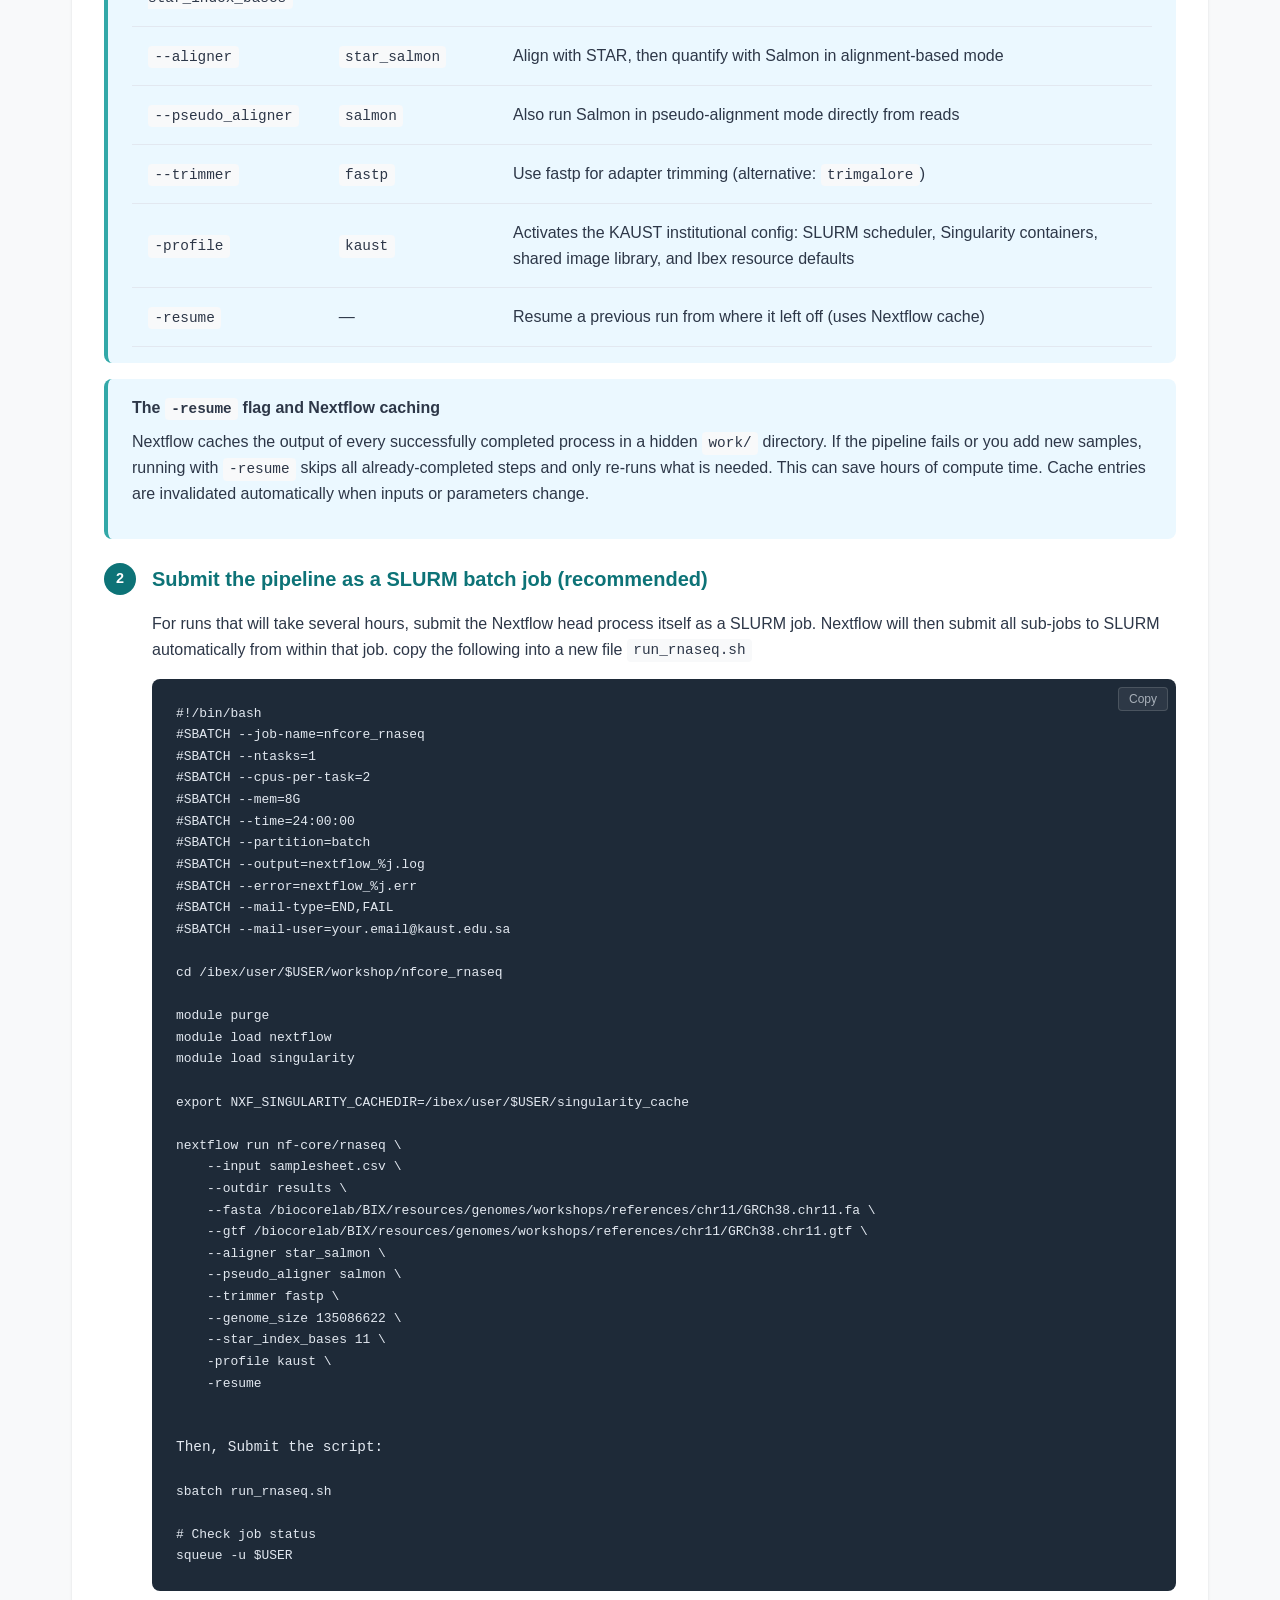
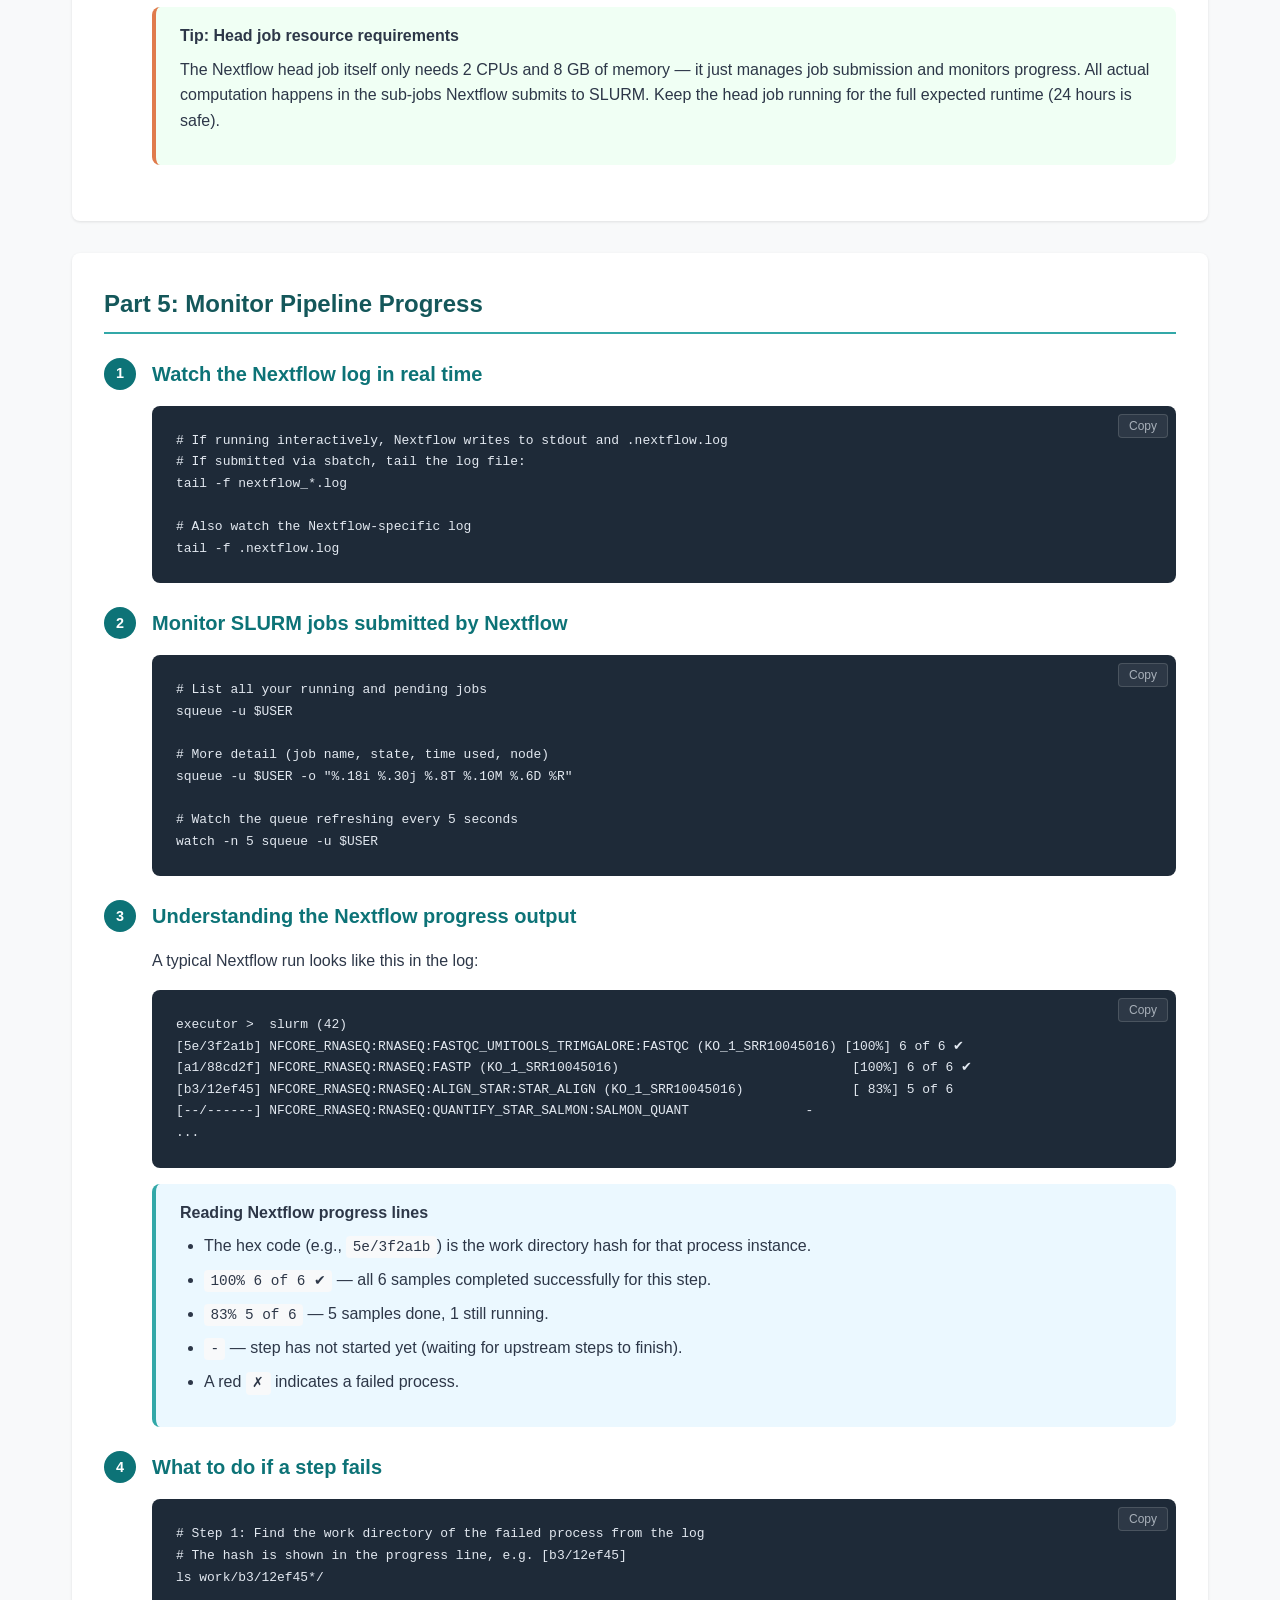
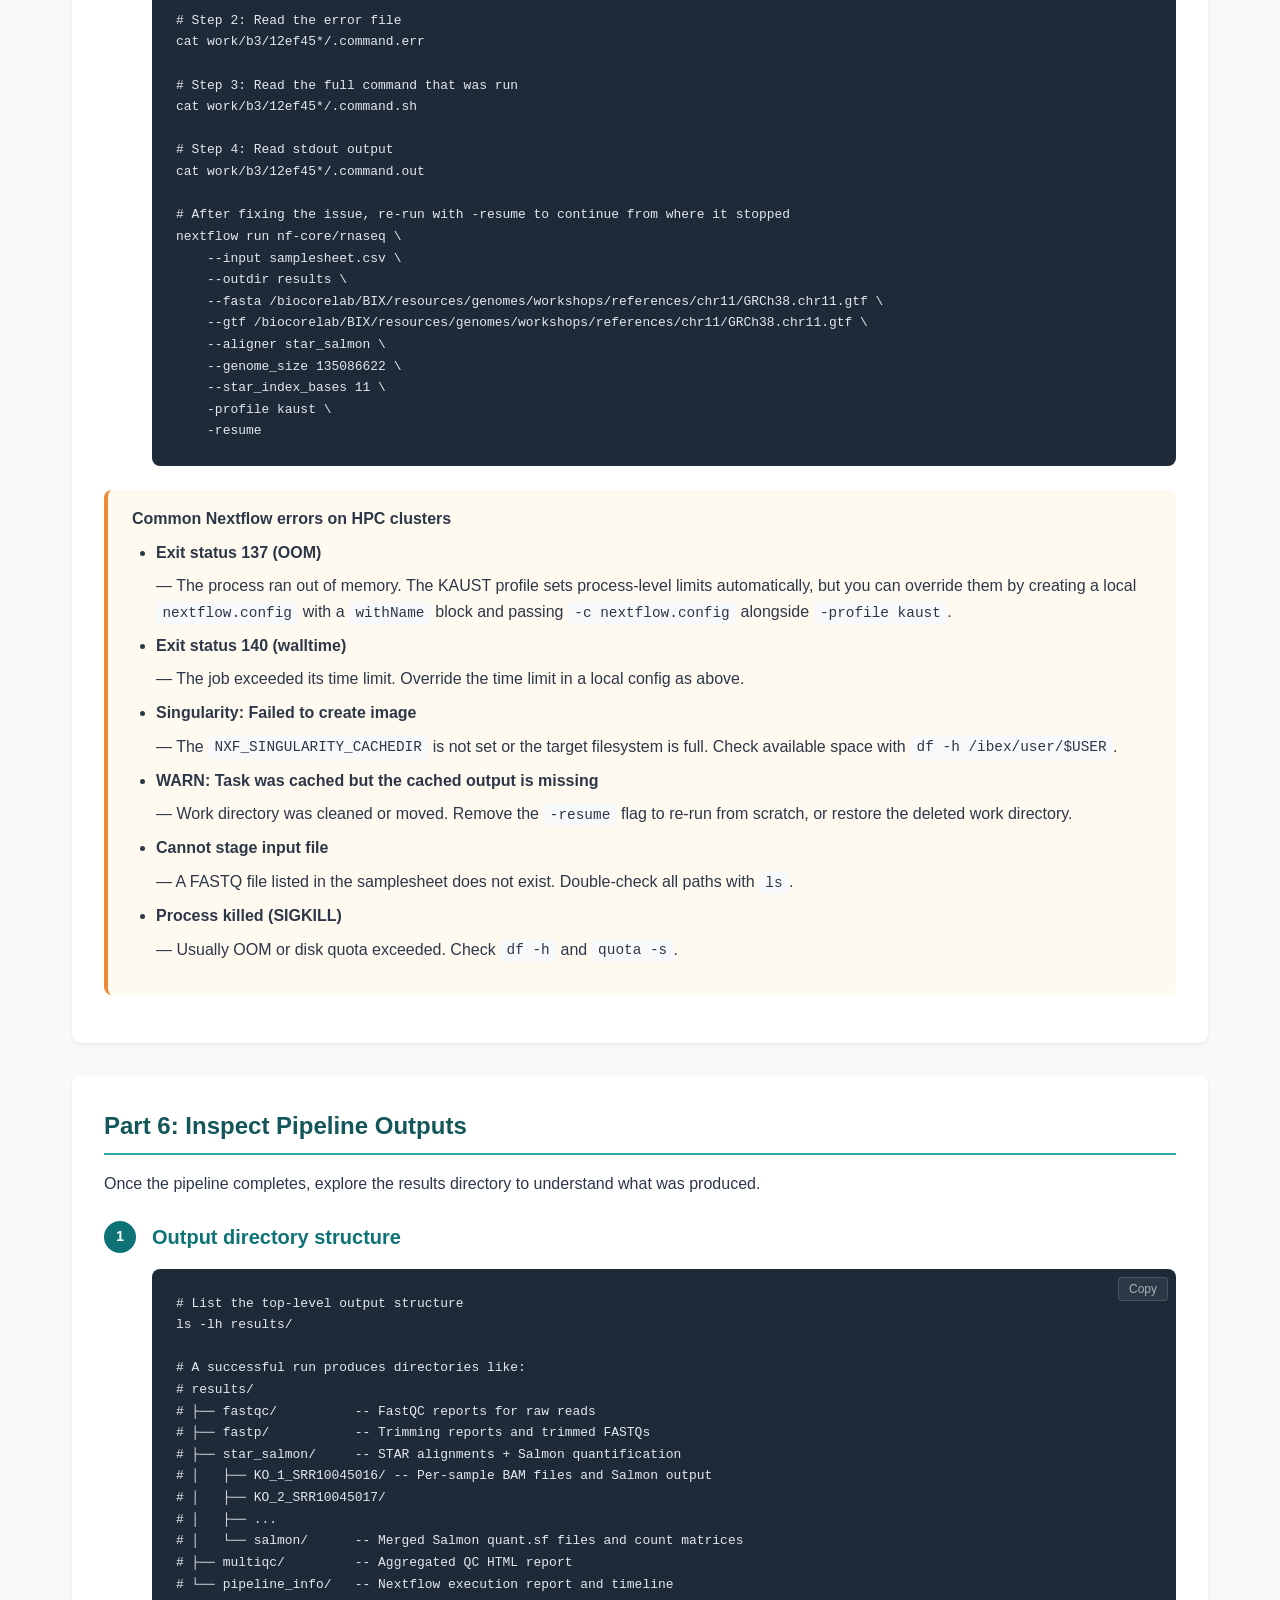
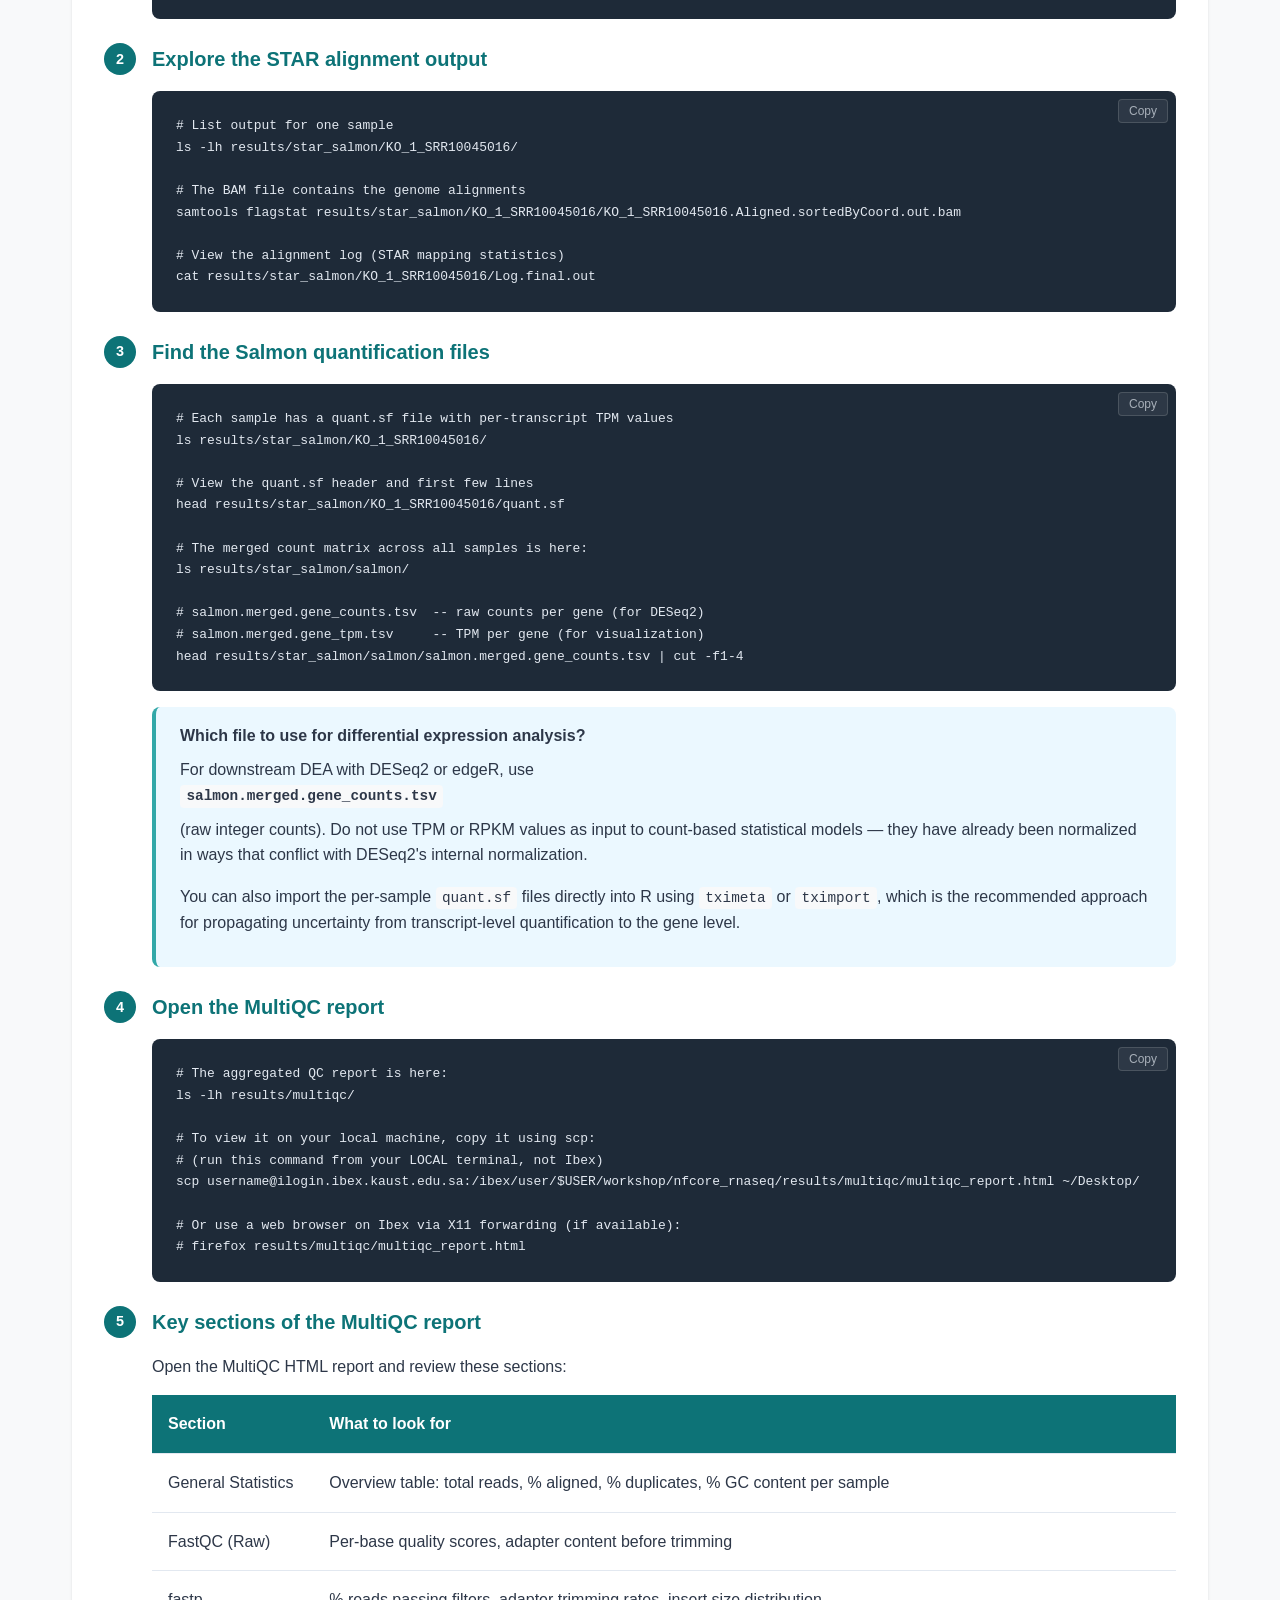
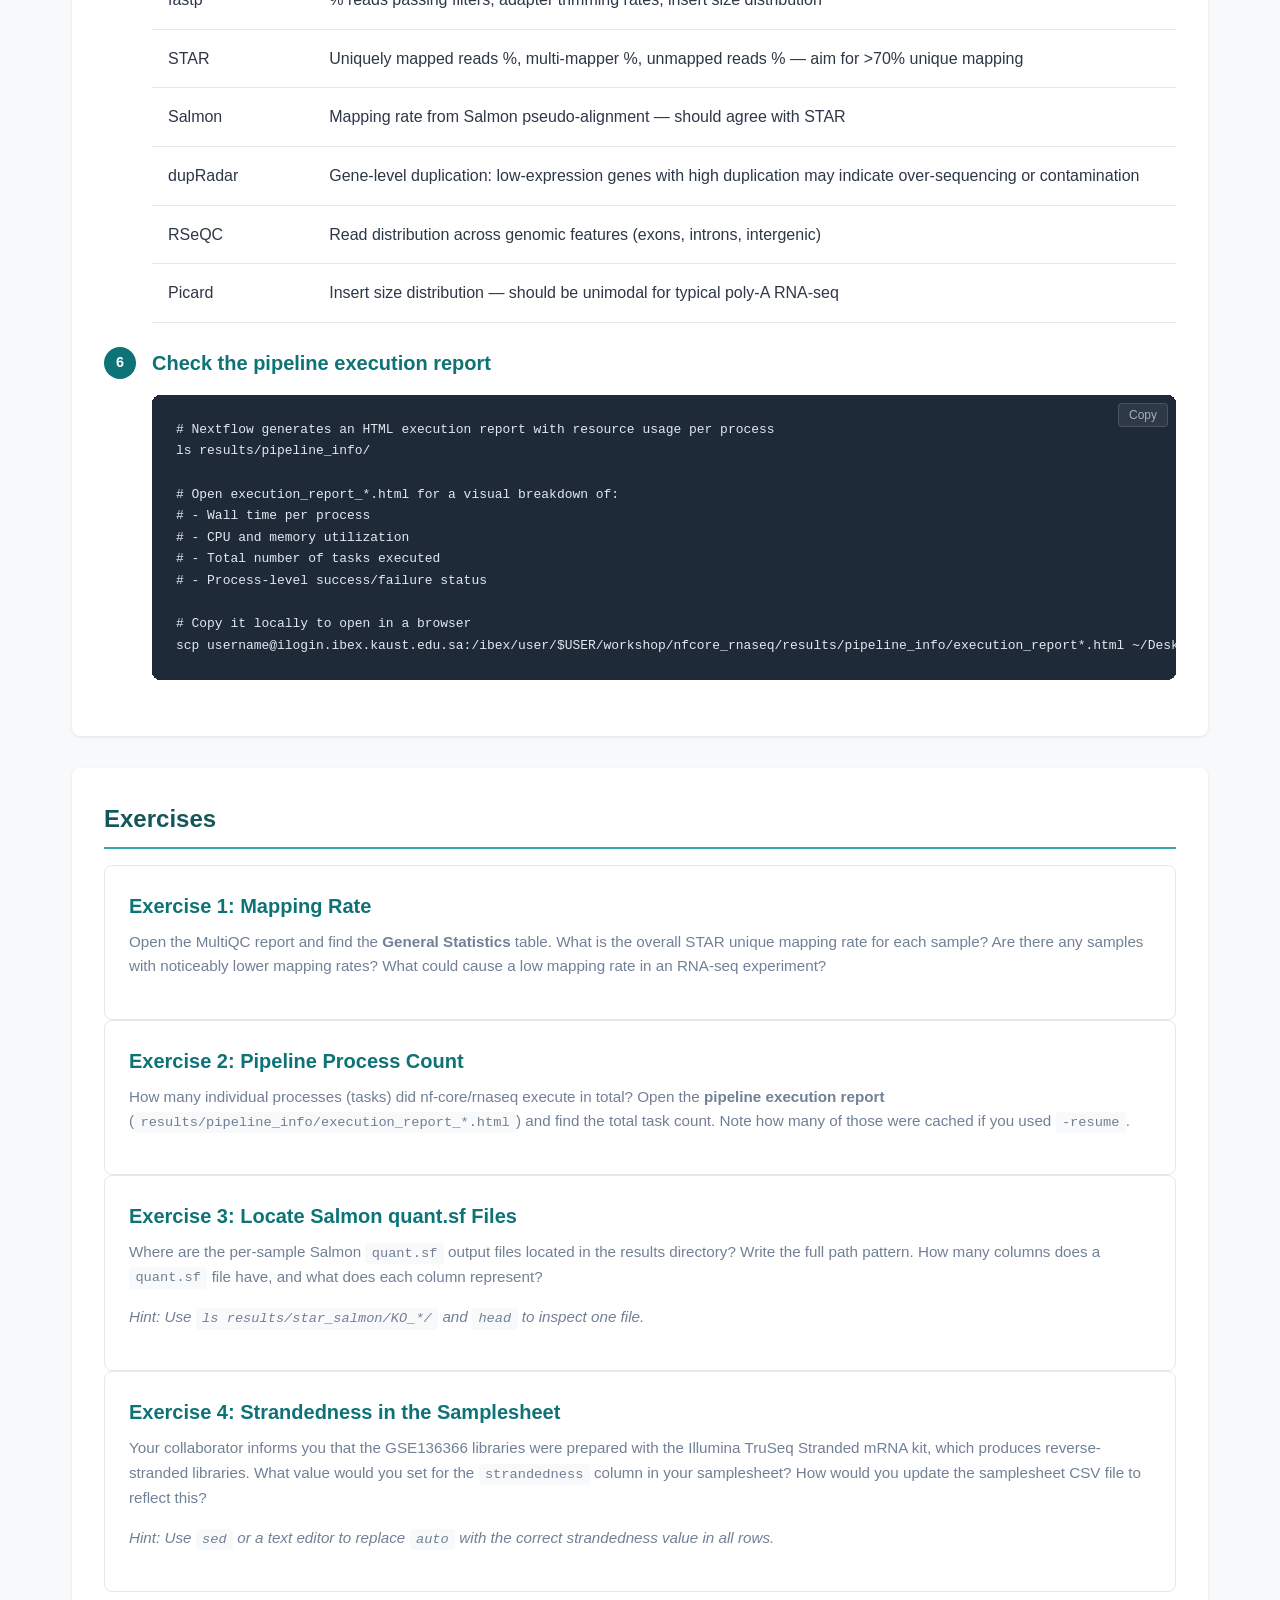
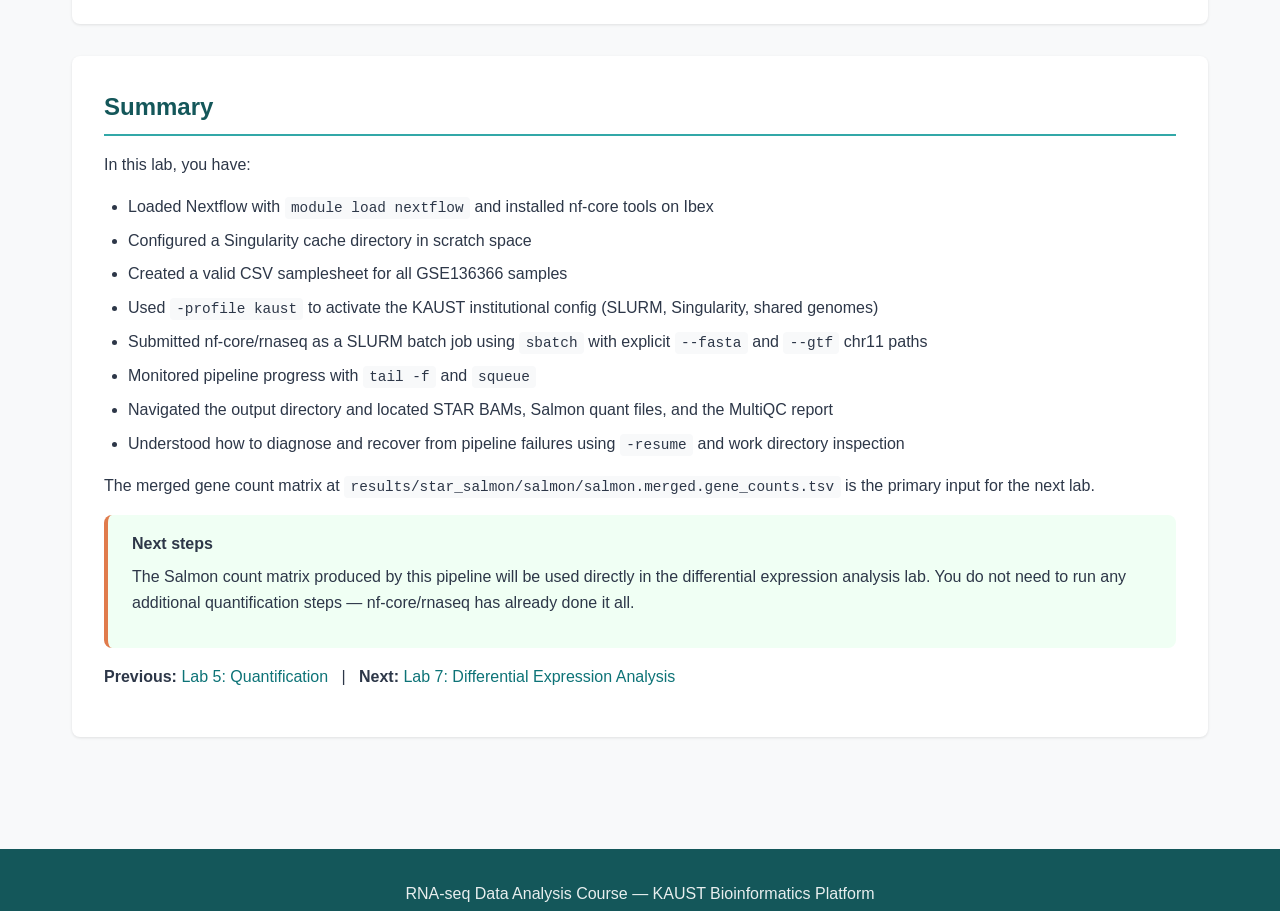
<file: html/lab-nfcore-rnaseq.html>
<!DOCTYPE html>
<html lang="en">
<head>
    <meta charset="UTF-8">
    <meta name="viewport" content="width=device-width, initial-scale=1.0">
    <title>Lab 6: nf-core/rnaseq Pipeline — RNA-seq Data Analysis Course</title>
    <link rel="stylesheet" href="../css/style.css">
</head>
<body>
    <nav>
        <div class="nav-container">
            <a href="../index.html" class="logo">The Bioinformatics Platform - KAUST</a>
            <button class="nav-toggle" onclick="toggleNav()">&#9776;</button>
            <ul id="nav-menu">
                <li><a href="../index.html">Home</a></li>
                <li><a href="schedule.html">Schedule</a></li>
                <li><a href="labs.html" class="active">Labs</a></li>
                <li><a href="setup.html">Setup</a></li>
            </ul>
        </div>
    </nav>

    <main>
        <h1>Lab 6: Running nf-core/rnaseq on Ibex</h1>

        <div class="lab-nav">
            <a href="#part1"><span class="part-num">Part 1</span><span class="part-label">Setup on Ibex</span></a>
            <a href="#part2"><span class="part-num">Part 2</span><span class="part-label">Create Samplesheet</span></a>
            <a href="#part3"><span class="part-num">Part 3</span><span class="part-label">KAUST Profile</span></a>
            <a href="#part4"><span class="part-num">Part 4</span><span class="part-label">Run Pipeline</span></a>
            <a href="#part5"><span class="part-num">Part 5</span><span class="part-label">Monitor Progress</span></a>
            <a href="#part6"><span class="part-num">Part 6</span><span class="part-label">Inspect Outputs</span></a>
        </div>

        <p>In this lab you will run the <strong>nf-core/rnaseq</strong> pipeline on the KAUST Ibex HPC cluster using the <strong>chr11-filtered GSE136366 reads</strong>. The pipeline automates the full preprocessing and quantification workflow — from raw reads to expression matrices — in a reproducible and scalable way.</p>

        <div class="info-box tip">
            <strong>Using chr11-filtered data in this lab</strong>
            <p>Like Labs 3–5, this lab uses the <strong>chromosome 11-filtered GSE136366 reads</strong> (~3–4 M read pairs per sample). nf-core/rnaseq manages its own SLURM job scheduling, so we pass the chr11 FASTA and GTF directly instead of the full-genome KAUST profile registry entry. All pipeline steps are identical to a full-scale run — only the reference scope differs. The full-scale run would simply replace the <code>--fasta</code>/<code>--gtf</code> flags with <code>--genome GRCh38.p14</code>.</p>
        </div>

        <div class="info-box note">
            <strong>Learning Objectives</strong>
            <ul>
                <li>Set up Nextflow and nf-core tools on Ibex</li>
                <li>Create a properly formatted samplesheet for GSE136366</li>
                <li>Configure nf-core/rnaseq for the Ibex SLURM cluster</li>
                <li>Submit the pipeline as a SLURM batch job</li>
                <li>Monitor pipeline progress and interpret Nextflow logs</li>
                <li>Inspect the MultiQC report and understand nf-core output structure</li>
                <li>Locate Salmon quantification files for downstream differential expression analysis</li>
            </ul>
        </div>

        <div class="info-box note">
            <strong>What does nf-core/rnaseq do under the hood?</strong>
            <p>nf-core/rnaseq is a community-maintained Nextflow workflow that runs the following steps automatically, in order, for every sample:</p>
            <ol>
                <li><strong>FastQC</strong> — raw read quality assessment before trimming</li>
                <li><strong>fastp</strong> — adapter trimming and quality filtering (or Trim Galore)</li>
                <li><strong>FastQC</strong> — post-trimming quality assessment</li>
                <li><strong>STAR</strong> — splice-aware alignment to the reference genome (produces BAM files)</li>
                <li><strong>Salmon</strong> — quantification of transcript-level expression from alignments (<code>star_salmon</code> mode) or directly from reads (pseudo-alignment mode)</li>
                <li><strong>Picard / SAMtools</strong> — post-alignment processing: duplicate marking, sorting, indexing</li>
                <li><strong>RSeQC, QualiMap, dupRadar, PreSeq</strong> — alignment-level quality metrics</li>
                <li><strong>MultiQC</strong> — aggregates all QC reports into a single interactive HTML report</li>
            </ol>
            <p>All processes run in containers (Singularity on Ibex), so no manual software installation is needed beyond Nextflow itself.</p>
        </div>

        <!-- ========================== -->
        <!-- Part 1: Setup on Ibex      -->
        <!-- ========================== -->
        <section id="part1">
            <h2>Part 1: Setup on Ibex</h2>
            <p>Connect to Ibex, start an interactive session, and prepare the environment for running Nextflow.</p>

            <div class="step" data-step="1">
                <h3>Connect to Ibex and start an interactive session</h3>
                <pre><code># Connect to Ibex login node
ssh username@ilogin.ibex.kaust.edu.sa

# Start an interactive session for setup tasks
# (never run heavy jobs directly on the login node)
srun --pty --time=2:00:00 --mem=8G --cpus-per-task=4 bash</code></pre>
            </div>

            <div class="step" data-step="2">
                <h3>Load Nextflow and Singularity</h3>
                <pre><code># Clear any previously loaded modules, then load Nextflow and Singularity
module purge
module load nextflow
module load singularity

# Confirm the versions
nextflow -version
singularity --version</code></pre>
                <div class="info-box tip">
                    <strong>Tip: Nextflow version</strong>
                    <p>nf-core/rnaseq requires Nextflow &ge; 23.04. Both <code>nextflow</code> and <code>singularity</code> must be loaded — the KAUST profile uses Singularity containers for all pipeline tools.</p>
                </div>
            </div>

            <div class="step" data-step="3">
                <h3>Create the pipeline working directory</h3>
                <pre><code># Create a dedicated directory for this pipeline run
mkdir -p /ibex/user/$USER/workshop/nfcore_rnaseq
cd /ibex/user/$USER/workshop/nfcore_rnaseq

# Confirm your location
pwd</code></pre>
            </div>
        </section>

        <!-- ================================= -->
        <!-- Part 2: Create the Samplesheet    -->
        <!-- ================================= -->
        <section id="part2">
            <h2>Part 2: Create the Samplesheet</h2>
            <p>nf-core/rnaseq takes a CSV samplesheet as its primary input. Each row describes one sample and its FASTQ files. The samplesheet must have exactly these four columns:</p>

            <table class="schedule-table">
                <tr><th>Column</th><th>Description</th></tr>
                <tr><td><code>sample</code></td><td>A unique sample name (no spaces)</td></tr>
                <tr><td><code>fastq_1</code></td><td>Absolute path to the R1 (forward) FASTQ file</td></tr>
                <tr><td><code>fastq_2</code></td><td>Absolute path to the R2 (reverse) FASTQ file. Leave empty for single-end data.</td></tr>
                <tr><td><code>strandedness</code></td><td>Library strandedness: <code>auto</code>, <code>forward</code>, <code>reverse</code>, or <code>unstranded</code></td></tr>
            </table>

            <div class="info-box note">
                <strong>Strandedness options explained</strong>
                <ul>
                    <li><code>auto</code> — nf-core/rnaseq will detect strandedness automatically using Salmon. Recommended when unsure.</li>
                    <li><code>forward</code> — Use for stranded libraries where read 1 is in the same orientation as the transcript (e.g., Illumina TruSeq Stranded mRNA, dUTP method, ligation-based kits).</li>
                    <li><code>reverse</code> — Use for stranded libraries where read 1 is reverse-complementary to the transcript.</li>
                    <li><code>unstranded</code> — Use for non-stranded protocols (e.g., standard poly-A capture without strand preservation).</li>
                </ul>
            </div>

            <div class="step" data-step="1">
                <h3>Example samplesheet structure</h3>
                <p>Below is an example showing two samples from GSE136366. Replace <code>YOUR_USERNAME</code> with your Ibex username:</p>
                <pre><code>sample,fastq_1,fastq_2,strandedness
KO_1_SRR10045016,/ibex/user/YOUR_USERNAME/workshop/chr11_raw_data/KO_1_SRR10045016_1.fastq.gz,/ibex/user/YOUR_USERNAME/workshop/chr11_raw_data/KO_1_SRR10045016_2.fastq.gz,auto
KO_2_SRR10045017,/ibex/user/YOUR_USERNAME/workshop/chr11_raw_data/KO_2_SRR10045017_1.fastq.gz,/ibex/user/YOUR_USERNAME/workshop/chr11_raw_data/KO_2_SRR10045017_2.fastq.gz,auto</code></pre>
            </div>

            <div class="step" data-step="2">
                <h3>Generate the samplesheet automatically with a bash script</h3>
                <p>Rather than typing each row manually, use this script to generate the samplesheet for all six GSE136366 chr11-filtered samples:</p>
                <pre><code>cd /ibex/user/$USER/workshop/nfcore_rnaseq

RAWDIR="/ibex/user/$USER/workshop/chr11_raw_data"
SAMPLES="KO_1_SRR10045016 KO_2_SRR10045017 KO_3_SRR10045018 WT_1_SRR10045019 WT_2_SRR10045020 WT_3_SRR10045021"

# Write the CSV header
echo "sample,fastq_1,fastq_2,strandedness" > samplesheet.csv

# Add one row per sample
for sample in $SAMPLES; do
    echo "${sample},${RAWDIR}/${sample}_1.fastq.gz,${RAWDIR}/${sample}_2.fastq.gz,auto"
done >> samplesheet.csv

# Review the generated samplesheet
cat samplesheet.csv</code></pre>
            </div>
        </section>

        <!-- ============================================== -->
        <!-- Part 3: KAUST Profile                        -->
        <!-- ============================================== -->
        <section id="part3">
            <h2>Part 3: The KAUST Profile</h2>
            <p>Instead of writing a manual <code>nextflow.config</code>, we use the pre-built KAUST institutional profile by passing <code>-profile kaust</code> to Nextflow. This single flag activates a configuration file maintained by the KAUST Bioinformatics Platform that handles all cluster-specific settings automatically.</p>

            <div class="info-box note">
                <strong>What <code>-profile kaust</code> configures automatically</strong>
                <table class="schedule-table">
                    <tr><th>Setting</th><th>Value</th><th>Meaning</th></tr>
                    <tr><td>Job scheduler</td><td>SLURM</td><td>Each pipeline process is submitted as a SLURM job to the <code>batch</code> partition on Ibex</td></tr>
                    <tr><td>Container runtime</td><td>Singularity</td><td>All tools run inside Singularity containers — no manual <code>module load</code> needed per process</td></tr>
                    <tr><td>Container library</td><td>Central shared library</td><td>Pre-downloaded images shared across all users; new images go to your personal cache</td></tr>
                    <tr><td>Resource limits</td><td>Ibex-tuned defaults</td><td>Per-process CPU, memory, and time limits sized for Ibex compute nodes</td></tr>
                    <tr><td>Reference genomes</td><td><code>--fasta / --gtf</code></td><td>Pass explicit chr11 FASTA and GTF paths; nf-core builds STAR and Salmon indexes automatically</td></tr>
                </table>
            </div>

            <div class="info-box tip">
                <strong>Using the KAUST genome registry</strong>
                <p>The KAUST profile includes a genome registry with reference files for common organisms already available on Ibex. For human data, you can pass <code>--genome GRCh38.p14</code> — this resolves the reference genome FASTA, GTF annotation, and pre-built STAR/Salmon indexes from shared paths on Ibex without needing to download or specify reference files manually.</p>
                <p>For this chr11 lab, we pass explicit <code>--fasta</code> and <code>--gtf</code> paths pointing to the chromosome 11-only reference files. nf-core/rnaseq will build the STAR and Salmon indexes automatically from these files. The full-genome equivalent would simply replace those two flags with <code>--genome GRCh38.p14</code>.</p>
                <p>The KAUST profile also includes a dedicated <code>rnaseq</code> sub-profile with tuned defaults for the nf-core/rnaseq pipeline specifically.</p>
            </div>
        </section>

        <!-- ============================== -->
        <!-- Part 4: Run nf-core/rnaseq     -->
        <!-- ============================== -->
        <section id="part4">
            <h2>Part 4: Run nf-core/rnaseq</h2>
            <p>With the samplesheet and configuration in place, you are ready to launch the pipeline.</p>

            <div class="step" data-step="1">
                <h3>Full pipeline run command</h3>
                <pre><code>cd /ibex/user/$USER/workshop/nfcore_rnaseq

nextflow run nf-core/rnaseq -r 3.23.0 \
    --input samplesheet.csv \
    --outdir results \
    --fasta /biocorelab/BIX/resources/genomes/workshops/references/chr11/GRCh38.chr11.fa \
    --gtf /biocorelab/BIX/resources/genomes/workshops/references/chr11//GRCh38.chr11.gtf \
    --aligner star_salmon \
    --pseudo_aligner salmon \
    --trimmer fastp \
    --genome_size 135086622 \
    --star_index_bases 11 \
    -profile kaust \
    -resume</code></pre>
            </div>

            <div class="info-box note">
                <strong>Key parameter reference</strong>
                <table class="schedule-table">
                    <tr><th>Parameter</th><th>Value used</th><th>Description</th></tr>
                    <tr><td><code>--input</code></td><td><code>samplesheet.csv</code></td><td>Path to the CSV samplesheet you created</td></tr>
                    <tr><td><code>--outdir</code></td><td><code>results</code></td><td>Directory where all output files will be written</td></tr>
                    <tr><td><code>--fasta</code></td><td>chr11 FASTA path</td><td>Path to the chromosome 11 reference genome FASTA file</td></tr>
                    <tr><td><code>--gtf</code></td><td>chr11 GTF path</td><td>Path to the chromosome 11 GTF annotation file; used for STAR index building and gene-level quantification</td></tr>
                    <tr><td><code>--genome_size</code></td><td><code>135086622</code></td><td>Effective genome size for chromosome 11 (~135 Mb); used by some QC tools</td></tr>
                    <tr><td><code>--star_index_bases</code></td><td><code>11</code></td><td>STAR genomeSAindexNbases parameter, reduced for the smaller chr11 genome</td></tr>
                    <tr><td><code>--aligner</code></td><td><code>star_salmon</code></td><td>Align with STAR, then quantify with Salmon in alignment-based mode</td></tr>
                    <tr><td><code>--pseudo_aligner</code></td><td><code>salmon</code></td><td>Also run Salmon in pseudo-alignment mode directly from reads</td></tr>
                    <tr><td><code>--trimmer</code></td><td><code>fastp</code></td><td>Use fastp for adapter trimming (alternative: <code>trimgalore</code>)</td></tr>
                    <tr><td><code>-profile</code></td><td><code>kaust</code></td><td>Activates the KAUST institutional config: SLURM scheduler, Singularity containers, shared image library, and Ibex resource defaults</td></tr>
                    <tr><td><code>-resume</code></td><td>&mdash;</td><td>Resume a previous run from where it left off (uses Nextflow cache)</td></tr>
                </table>
            </div>

            <div class="info-box note">
                <strong>The <code>-resume</code> flag and Nextflow caching</strong>
                <p>Nextflow caches the output of every successfully completed process in a hidden <code>work/</code> directory. If the pipeline fails or you add new samples, running with <code>-resume</code> skips all already-completed steps and only re-runs what is needed. This can save hours of compute time. Cache entries are invalidated automatically when inputs or parameters change.</p>
            </div>

            <div class="step" data-step="2">
                <h3>Submit the pipeline as a SLURM batch job (recommended)</h3>
                <p>For runs that will take several hours, submit the Nextflow head process itself as a SLURM job. Nextflow will then submit all sub-jobs to SLURM automatically from within that job. copy the following into a new file <code>run_rnaseq.sh</code></p>
                <pre><code>#!/bin/bash
#SBATCH --job-name=nfcore_rnaseq
#SBATCH --ntasks=1
#SBATCH --cpus-per-task=2
#SBATCH --mem=8G
#SBATCH --time=24:00:00
#SBATCH --partition=batch
#SBATCH --output=nextflow_%j.log
#SBATCH --error=nextflow_%j.err
#SBATCH --mail-type=END,FAIL
#SBATCH --mail-user=your.email@kaust.edu.sa

cd /ibex/user/$USER/workshop/nfcore_rnaseq

module purge
module load nextflow
module load singularity

export NXF_SINGULARITY_CACHEDIR=/ibex/user/$USER/singularity_cache

nextflow run nf-core/rnaseq \
    --input samplesheet.csv \
    --outdir results \
    --fasta /biocorelab/BIX/resources/genomes/workshops/references/chr11/GRCh38.chr11.fa \
    --gtf /biocorelab/BIX/resources/genomes/workshops/references/chr11/GRCh38.chr11.gtf \
    --aligner star_salmon \
    --pseudo_aligner salmon \
    --trimmer fastp \
    --genome_size 135086622 \
    --star_index_bases 11 \
    -profile kaust \
    -resume
</code>

Then, Submit the script:
<code>
sbatch run_rnaseq.sh

# Check job status
squeue -u $USER</code></pre>
                <div class="info-box tip">
                    <strong>Tip: Head job resource requirements</strong>
                    <p>The Nextflow head job itself only needs 2 CPUs and 8 GB of memory — it just manages job submission and monitors progress. All actual computation happens in the sub-jobs Nextflow submits to SLURM. Keep the head job running for the full expected runtime (24 hours is safe).</p>
                </div>
            </div>
        </section>

        <!-- ================================== -->
        <!-- Part 5: Monitor Pipeline Progress  -->
        <!-- ================================== -->
        <section id="part5">
            <h2>Part 5: Monitor Pipeline Progress</h2>

            <div class="step" data-step="1">
                <h3>Watch the Nextflow log in real time</h3>
                <pre><code># If running interactively, Nextflow writes to stdout and .nextflow.log
# If submitted via sbatch, tail the log file:
tail -f nextflow_*.log

# Also watch the Nextflow-specific log
tail -f .nextflow.log</code></pre>
            </div>

            <div class="step" data-step="2">
                <h3>Monitor SLURM jobs submitted by Nextflow</h3>
                <pre><code># List all your running and pending jobs
squeue -u $USER

# More detail (job name, state, time used, node)
squeue -u $USER -o "%.18i %.30j %.8T %.10M %.6D %R"

# Watch the queue refreshing every 5 seconds
watch -n 5 squeue -u $USER</code></pre>
            </div>

            <div class="step" data-step="3">
                <h3>Understanding the Nextflow progress output</h3>
                <p>A typical Nextflow run looks like this in the log:</p>
                <pre><code>executor >  slurm (42)
[5e/3f2a1b] NFCORE_RNASEQ:RNASEQ:FASTQC_UMITOOLS_TRIMGALORE:FASTQC (KO_1_SRR10045016) [100%] 6 of 6 ✔
[a1/88cd2f] NFCORE_RNASEQ:RNASEQ:FASTP (KO_1_SRR10045016)                              [100%] 6 of 6 ✔
[b3/12ef45] NFCORE_RNASEQ:RNASEQ:ALIGN_STAR:STAR_ALIGN (KO_1_SRR10045016)              [ 83%] 5 of 6
[--/------] NFCORE_RNASEQ:RNASEQ:QUANTIFY_STAR_SALMON:SALMON_QUANT               -
...</code></pre>
                <div class="info-box note">
                    <strong>Reading Nextflow progress lines</strong>
                    <ul>
                        <li>The hex code (e.g., <code>5e/3f2a1b</code>) is the work directory hash for that process instance.</li>
                        <li><code>100%  6 of 6 ✔</code> — all 6 samples completed successfully for this step.</li>
                        <li><code>83%  5 of 6</code> — 5 samples done, 1 still running.</li>
                        <li><code>-</code> — step has not started yet (waiting for upstream steps to finish).</li>
                        <li>A red <code>✗</code> indicates a failed process.</li>
                    </ul>
                </div>
            </div>

            <div class="step" data-step="4">
                <h3>What to do if a step fails</h3>
                <pre><code># Step 1: Find the work directory of the failed process from the log
# The hash is shown in the progress line, e.g. [b3/12ef45]
ls work/b3/12ef45*/

# Step 2: Read the error file
cat work/b3/12ef45*/.command.err

# Step 3: Read the full command that was run
cat work/b3/12ef45*/.command.sh

# Step 4: Read stdout output
cat work/b3/12ef45*/.command.out

# After fixing the issue, re-run with -resume to continue from where it stopped
nextflow run nf-core/rnaseq \
    --input samplesheet.csv \
    --outdir results \
    --fasta /biocorelab/BIX/resources/genomes/workshops/references/chr11/GRCh38.chr11.gtf \
    --gtf /biocorelab/BIX/resources/genomes/workshops/references/chr11/GRCh38.chr11.gtf \
    --aligner star_salmon \
    --genome_size 135086622 \
    --star_index_bases 11 \
    -profile kaust \
    -resume</code></pre>
            </div>

            <div class="info-box warning">
                <strong>Common Nextflow errors on HPC clusters</strong>
                <ul>
                    <li><strong>Exit status 137 (OOM)</strong> — The process ran out of memory. The KAUST profile sets process-level limits automatically, but you can override them by creating a local <code>nextflow.config</code> with a <code>withName</code> block and passing <code>-c nextflow.config</code> alongside <code>-profile kaust</code>.</li>
                    <li><strong>Exit status 140 (walltime)</strong> — The job exceeded its time limit. Override the time limit in a local config as above.</li>
                    <li><strong>Singularity: Failed to create image</strong> — The <code>NXF_SINGULARITY_CACHEDIR</code> is not set or the target filesystem is full. Check available space with <code>df -h /ibex/user/$USER</code>.</li>
                    <li><strong>WARN: Task was cached but the cached output is missing</strong> — Work directory was cleaned or moved. Remove the <code>-resume</code> flag to re-run from scratch, or restore the deleted work directory.</li>
                    <li><strong>Cannot stage input file</strong> — A FASTQ file listed in the samplesheet does not exist. Double-check all paths with <code>ls</code>.</li>
                    <li><strong>Process killed (SIGKILL)</strong> — Usually OOM or disk quota exceeded. Check <code>df -h</code> and <code>quota -s</code>.</li>
                </ul>
            </div>
        </section>

        <!-- ============================== -->
        <!-- Part 6: Inspect Outputs        -->
        <!-- ============================== -->
        <section id="part6">
            <h2>Part 6: Inspect Pipeline Outputs</h2>
            <p>Once the pipeline completes, explore the results directory to understand what was produced.</p>

            <div class="step" data-step="1">
                <h3>Output directory structure</h3>
                <pre><code># List the top-level output structure
ls -lh results/

# A successful run produces directories like:
# results/
# ├── fastqc/          -- FastQC reports for raw reads
# ├── fastp/           -- Trimming reports and trimmed FASTQs
# ├── star_salmon/     -- STAR alignments + Salmon quantification
# │   ├── KO_1_SRR10045016/ -- Per-sample BAM files and Salmon output
# │   ├── KO_2_SRR10045017/
# │   ├── ...
# │   └── salmon/      -- Merged Salmon quant.sf files and count matrices
# ├── multiqc/         -- Aggregated QC HTML report
# └── pipeline_info/   -- Nextflow execution report and timeline</code></pre>
            </div>

            <div class="step" data-step="2">
                <h3>Explore the STAR alignment output</h3>
                <pre><code># List output for one sample
ls -lh results/star_salmon/KO_1_SRR10045016/

# The BAM file contains the genome alignments
samtools flagstat results/star_salmon/KO_1_SRR10045016/KO_1_SRR10045016.Aligned.sortedByCoord.out.bam

# View the alignment log (STAR mapping statistics)
cat results/star_salmon/KO_1_SRR10045016/Log.final.out</code></pre>
            </div>

            <div class="step" data-step="3">
                <h3>Find the Salmon quantification files</h3>
                <pre><code># Each sample has a quant.sf file with per-transcript TPM values
ls results/star_salmon/KO_1_SRR10045016/

# View the quant.sf header and first few lines
head results/star_salmon/KO_1_SRR10045016/quant.sf

# The merged count matrix across all samples is here:
ls results/star_salmon/salmon/

# salmon.merged.gene_counts.tsv  -- raw counts per gene (for DESeq2)
# salmon.merged.gene_tpm.tsv     -- TPM per gene (for visualization)
head results/star_salmon/salmon/salmon.merged.gene_counts.tsv | cut -f1-4</code></pre>
                <div class="info-box note">
                    <strong>Which file to use for differential expression analysis?</strong>
                    <p>For downstream DEA with DESeq2 or edgeR, use <strong><code>salmon.merged.gene_counts.tsv</code></strong> (raw integer counts). Do not use TPM or RPKM values as input to count-based statistical models — they have already been normalized in ways that conflict with DESeq2's internal normalization.</p>
                    <p>You can also import the per-sample <code>quant.sf</code> files directly into R using <code>tximeta</code> or <code>tximport</code>, which is the recommended approach for propagating uncertainty from transcript-level quantification to the gene level.</p>
                </div>
            </div>

            <div class="step" data-step="4">
                <h3>Open the MultiQC report</h3>
                <pre><code># The aggregated QC report is here:
ls -lh results/multiqc/

# To view it on your local machine, copy it using scp:
# (run this command from your LOCAL terminal, not Ibex)
scp username@ilogin.ibex.kaust.edu.sa:/ibex/user/$USER/workshop/nfcore_rnaseq/results/multiqc/multiqc_report.html ~/Desktop/

# Or use a web browser on Ibex via X11 forwarding (if available):
# firefox results/multiqc/multiqc_report.html</code></pre>
            </div>

            <div class="step" data-step="5">
                <h3>Key sections of the MultiQC report</h3>
                <p>Open the MultiQC HTML report and review these sections:</p>
                <table class="schedule-table">
                    <tr><th>Section</th><th>What to look for</th></tr>
                    <tr><td>General Statistics</td><td>Overview table: total reads, % aligned, % duplicates, % GC content per sample</td></tr>
                    <tr><td>FastQC (Raw)</td><td>Per-base quality scores, adapter content before trimming</td></tr>
                    <tr><td>fastp</td><td>% reads passing filters, adapter trimming rates, insert size distribution</td></tr>
                    <tr><td>STAR</td><td>Uniquely mapped reads %, multi-mapper %, unmapped reads % — aim for &gt;70% unique mapping</td></tr>
                    <tr><td>Salmon</td><td>Mapping rate from Salmon pseudo-alignment — should agree with STAR</td></tr>
                    <tr><td>dupRadar</td><td>Gene-level duplication: low-expression genes with high duplication may indicate over-sequencing or contamination</td></tr>
                    <tr><td>RSeQC</td><td>Read distribution across genomic features (exons, introns, intergenic)</td></tr>
                    <tr><td>Picard</td><td>Insert size distribution — should be unimodal for typical poly-A RNA-seq</td></tr>
                </table>
            </div>

            <div class="step" data-step="6">
                <h3>Check the pipeline execution report</h3>
                <pre><code># Nextflow generates an HTML execution report with resource usage per process
ls results/pipeline_info/

# Open execution_report_*.html for a visual breakdown of:
# - Wall time per process
# - CPU and memory utilization
# - Total number of tasks executed
# - Process-level success/failure status

# Copy it locally to open in a browser
scp username@ilogin.ibex.kaust.edu.sa:/ibex/user/$USER/workshop/nfcore_rnaseq/results/pipeline_info/execution_report*.html ~/Desktop/</code></pre>
            </div>
        </section>

        <!-- ============ -->
        <!-- Exercises    -->
        <!-- ============ -->
        <section id="exercises">
            <h2>Exercises</h2>

            <div class="card">
                <h3>Exercise 1: Mapping Rate</h3>
                <p>Open the MultiQC report and find the <strong>General Statistics</strong> table. What is the overall STAR unique mapping rate for each sample? Are there any samples with noticeably lower mapping rates? What could cause a low mapping rate in an RNA-seq experiment?</p>
            </div>

            <div class="card">
                <h3>Exercise 2: Pipeline Process Count</h3>
                <p>How many individual processes (tasks) did nf-core/rnaseq execute in total? Open the <strong>pipeline execution report</strong> (<code>results/pipeline_info/execution_report_*.html</code>) and find the total task count. Note how many of those were cached if you used <code>-resume</code>.</p>
            </div>

            <div class="card">
                <h3>Exercise 3: Locate Salmon quant.sf Files</h3>
                <p>Where are the per-sample Salmon <code>quant.sf</code> output files located in the results directory? Write the full path pattern. How many columns does a <code>quant.sf</code> file have, and what does each column represent?</p>
                <p><em>Hint: Use <code>ls results/star_salmon/KO_*/</code> and <code>head</code> to inspect one file.</em></p>
            </div>

            <div class="card">
                <h3>Exercise 4: Strandedness in the Samplesheet</h3>
                <p>Your collaborator informs you that the GSE136366 libraries were prepared with the Illumina TruSeq Stranded mRNA kit, which produces reverse-stranded libraries. What value would you set for the <code>strandedness</code> column in your samplesheet? How would you update the samplesheet CSV file to reflect this?</p>
                <p><em>Hint: Use <code>sed</code> or a text editor to replace <code>auto</code> with the correct strandedness value in all rows.</em></p>
            </div>
        </section>

        <!-- ========= -->
        <!-- Summary   -->
        <!-- ========= -->
        <section id="summary">
            <h2>Summary</h2>
            <p>In this lab, you have:</p>
            <ul>
                <li>Loaded Nextflow with <code>module load nextflow</code> and installed nf-core tools on Ibex</li>
                <li>Configured a Singularity cache directory in scratch space</li>
                <li>Created a valid CSV samplesheet for all GSE136366 samples</li>
                <li>Used <code>-profile kaust</code> to activate the KAUST institutional config (SLURM, Singularity, shared genomes)</li>
                <li>Submitted nf-core/rnaseq as a SLURM batch job using <code>sbatch</code> with explicit <code>--fasta</code> and <code>--gtf</code> chr11 paths</li>
                <li>Monitored pipeline progress with <code>tail -f</code> and <code>squeue</code></li>
                <li>Navigated the output directory and located STAR BAMs, Salmon quant files, and the MultiQC report</li>
                <li>Understood how to diagnose and recover from pipeline failures using <code>-resume</code> and work directory inspection</li>
            </ul>
            <p>The merged gene count matrix at <code>results/star_salmon/salmon/salmon.merged.gene_counts.tsv</code> is the primary input for the next lab.</p>

            <div class="info-box tip">
                <strong>Next steps</strong>
                <p>The Salmon count matrix produced by this pipeline will be used directly in the differential expression analysis lab. You do not need to run any additional quantification steps — nf-core/rnaseq has already done it all.</p>
            </div>

            <p>
                <strong>Previous:</strong> <a href="lab-quantification.html">Lab 5: Quantification</a>
                &nbsp;&nbsp;|&nbsp;&nbsp;
                <strong>Next:</strong> <a href="lab-differential-expression.html">Lab 7: Differential Expression Analysis</a>
            </p>
        </section>
    </main>

    <footer>
        <p>RNA-seq Data Analysis Course &mdash; KAUST Bioinformatics Platform</p>
    </footer>

    <script>
        function toggleNav() {
            document.getElementById('nav-menu').classList.toggle('show');
        }

        // Add copy buttons to all code blocks
        document.addEventListener('DOMContentLoaded', function() {
            const codeBlocks = document.querySelectorAll('pre');
            codeBlocks.forEach(function(pre) {
                const container = document.createElement('div');
                container.className = 'code-container';
                pre.parentNode.insertBefore(container, pre);
                container.appendChild(pre);

                const copyBtn = document.createElement('button');
                copyBtn.className = 'copy-btn';
                copyBtn.textContent = 'Copy';
                copyBtn.addEventListener('click', function() {
                    const code = pre.querySelector('code');
                    const text = code ? code.textContent : pre.textContent;
                    navigator.clipboard.writeText(text).then(function() {
                        copyBtn.textContent = 'Copied!';
                        copyBtn.classList.add('copied');
                        setTimeout(function() {
                            copyBtn.textContent = 'Copy';
                            copyBtn.classList.remove('copied');
                        }, 2000);
                    });
                });
                container.appendChild(copyBtn);
            });
        });
    </script>
</body>
</html>
</file>
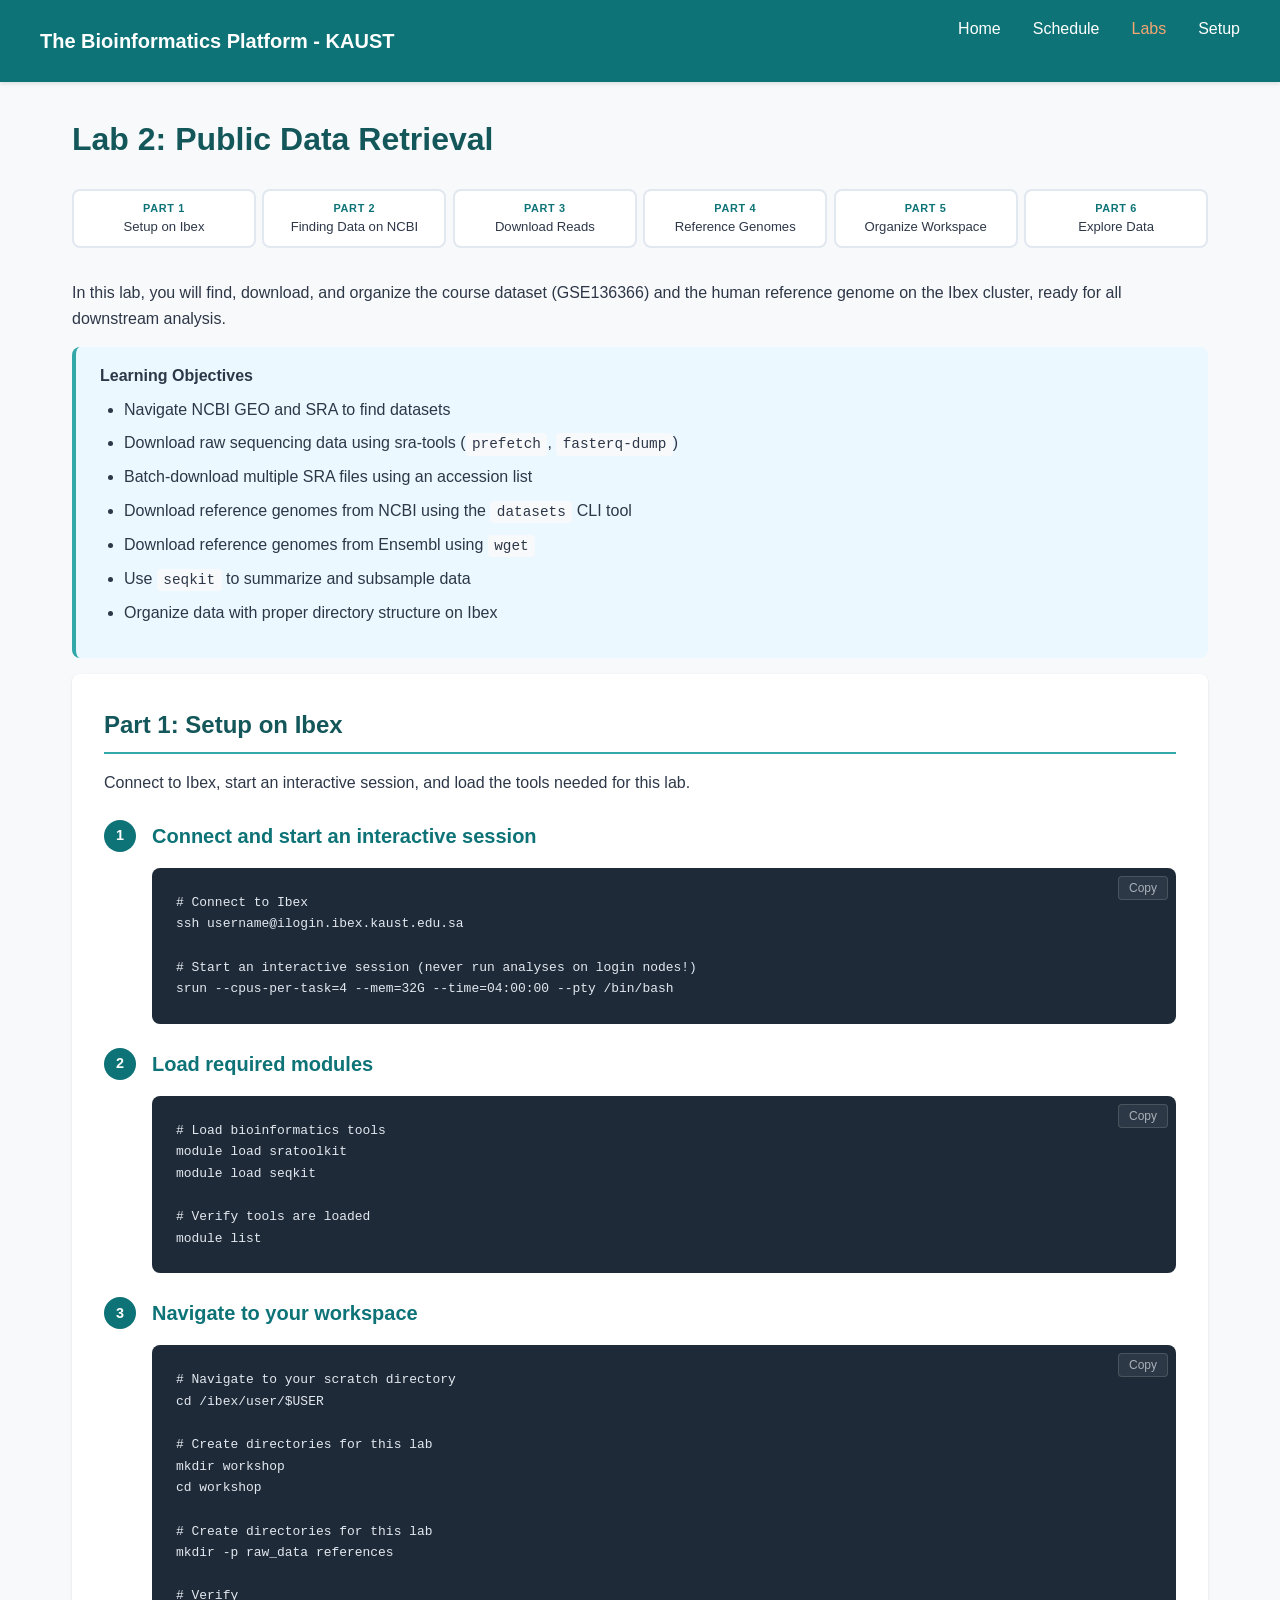
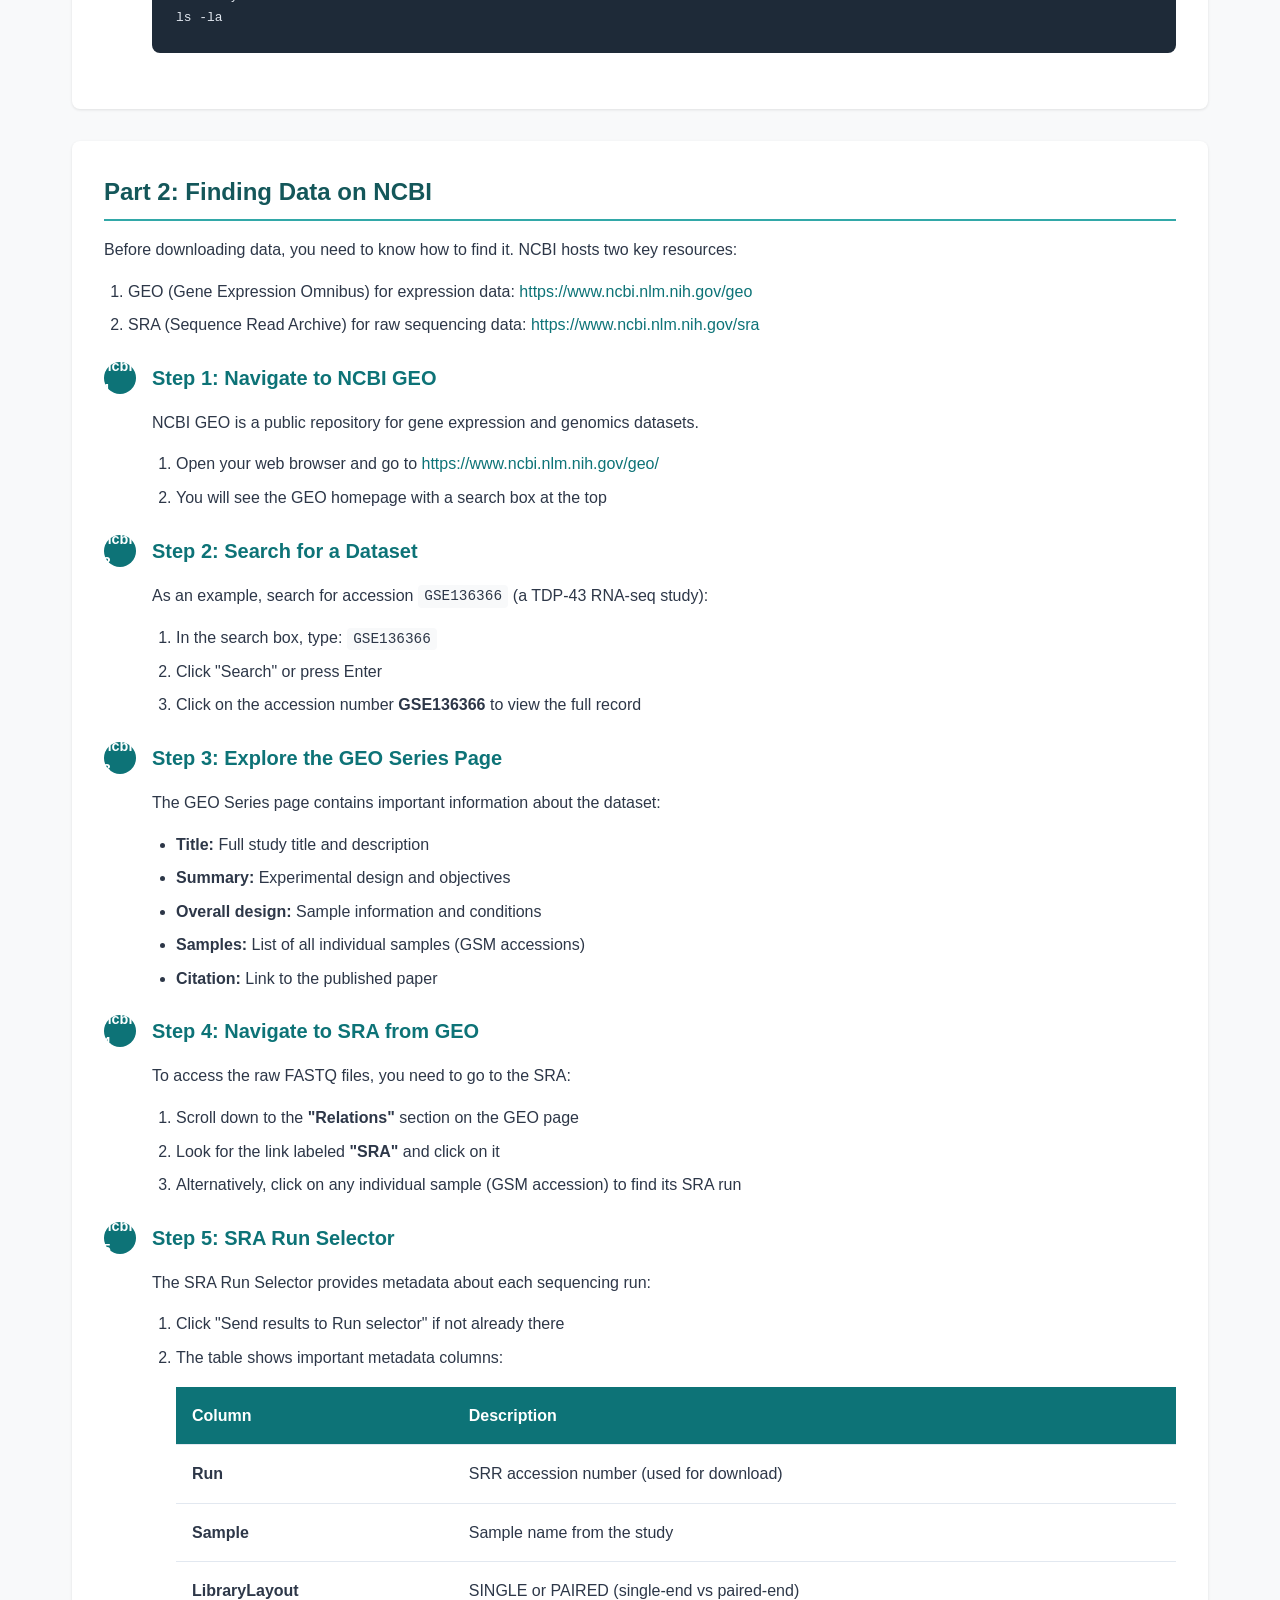
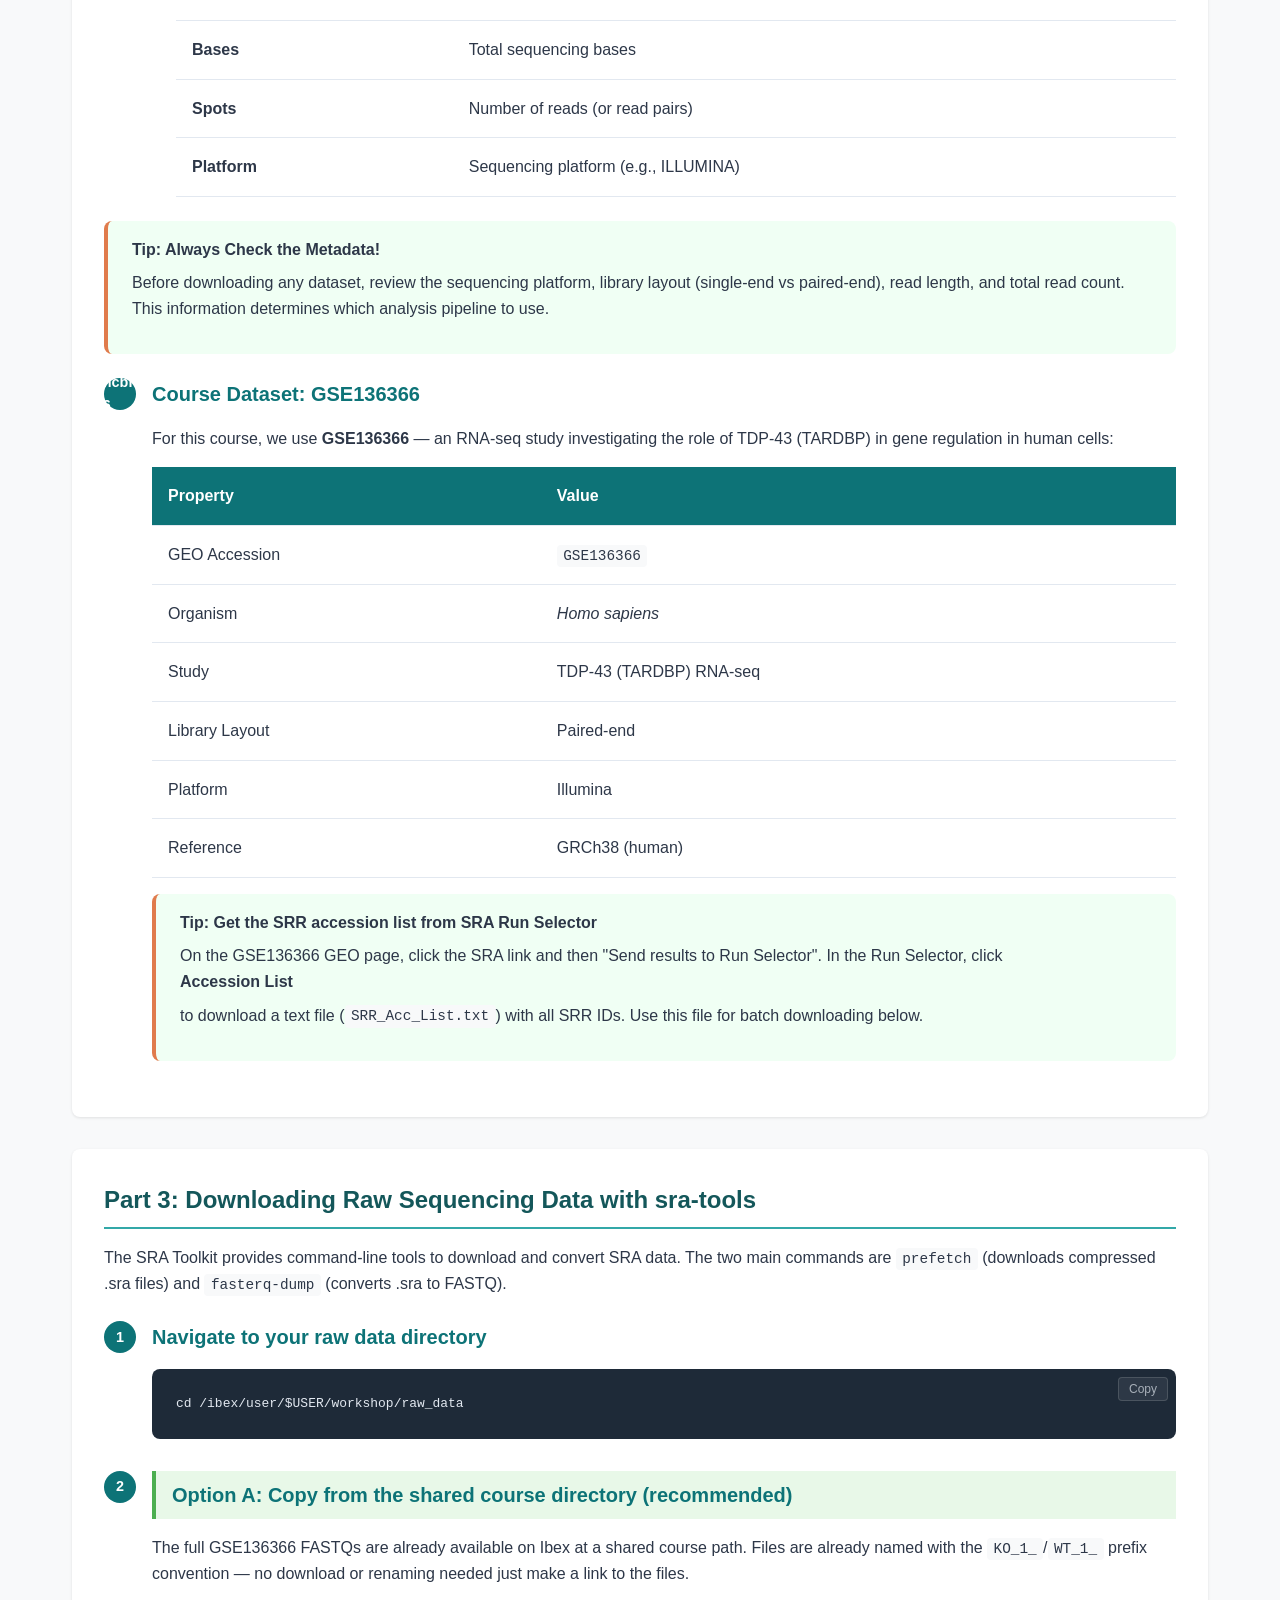
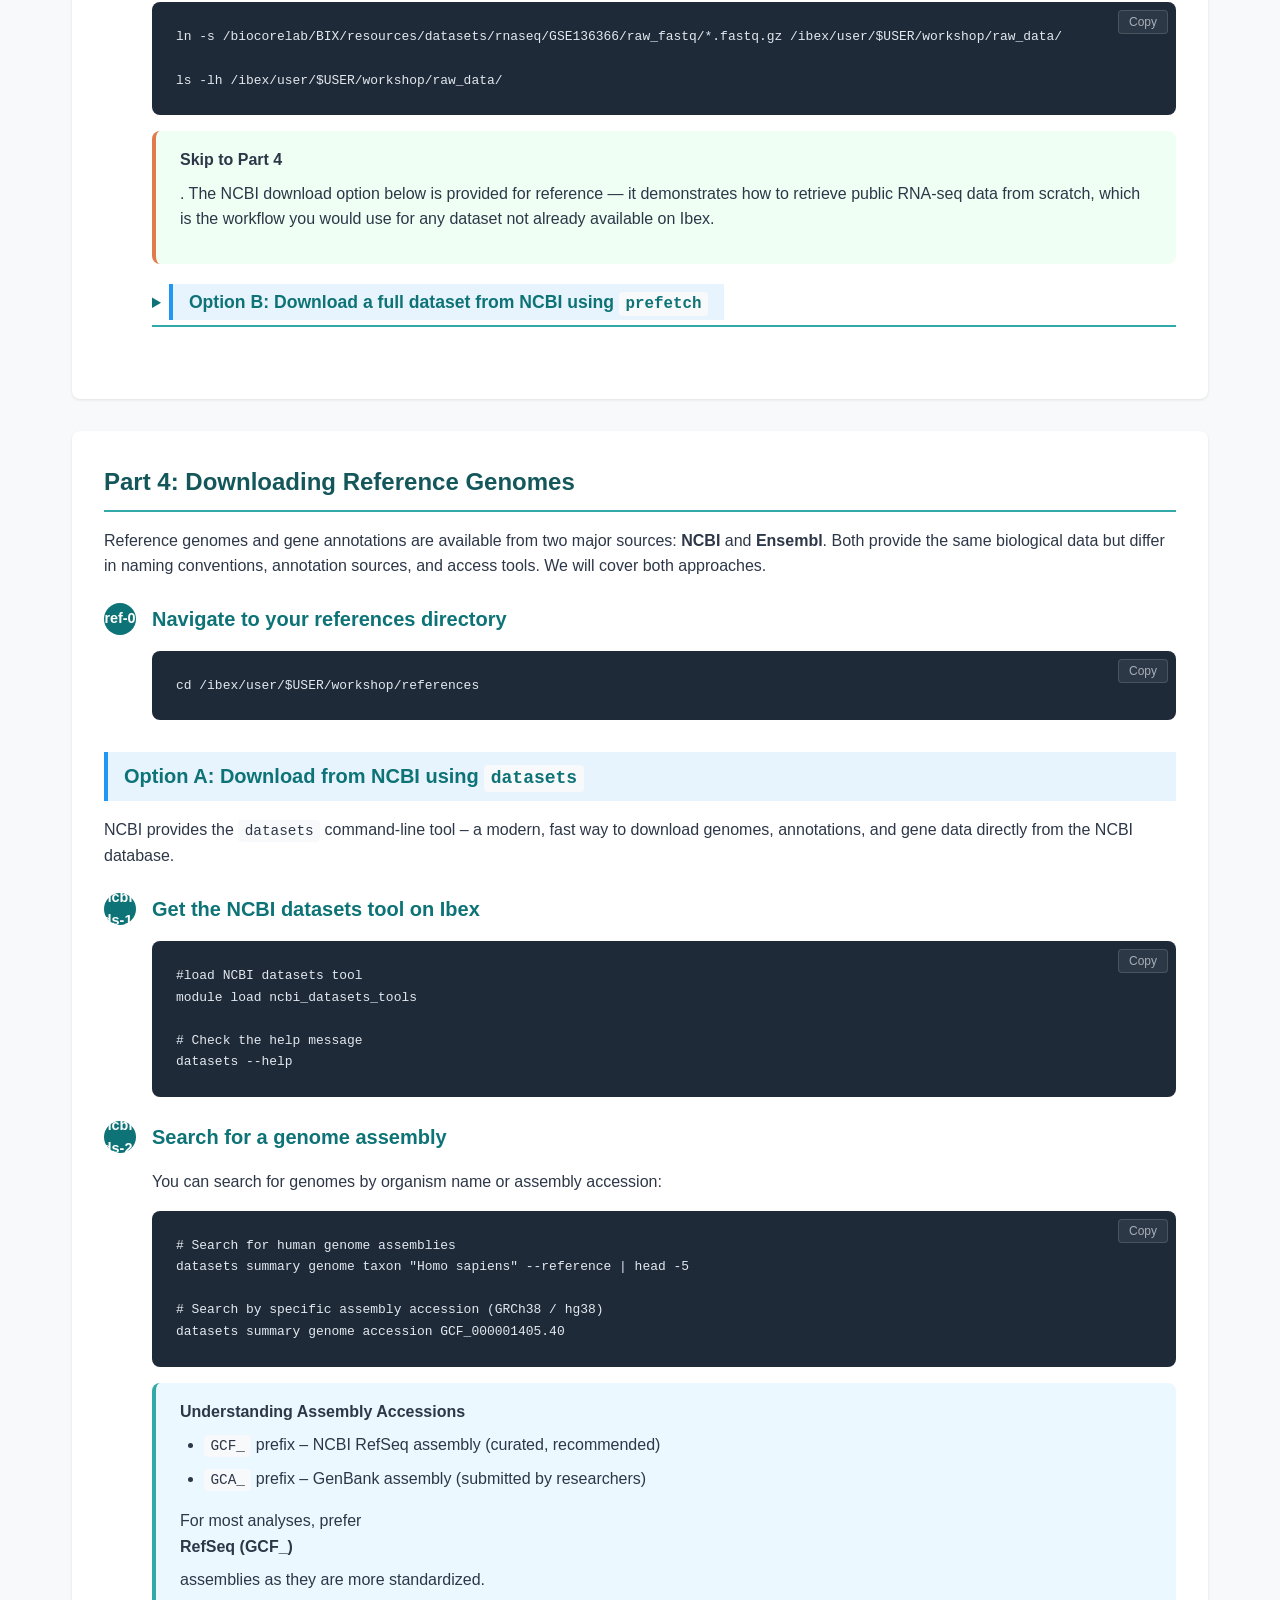
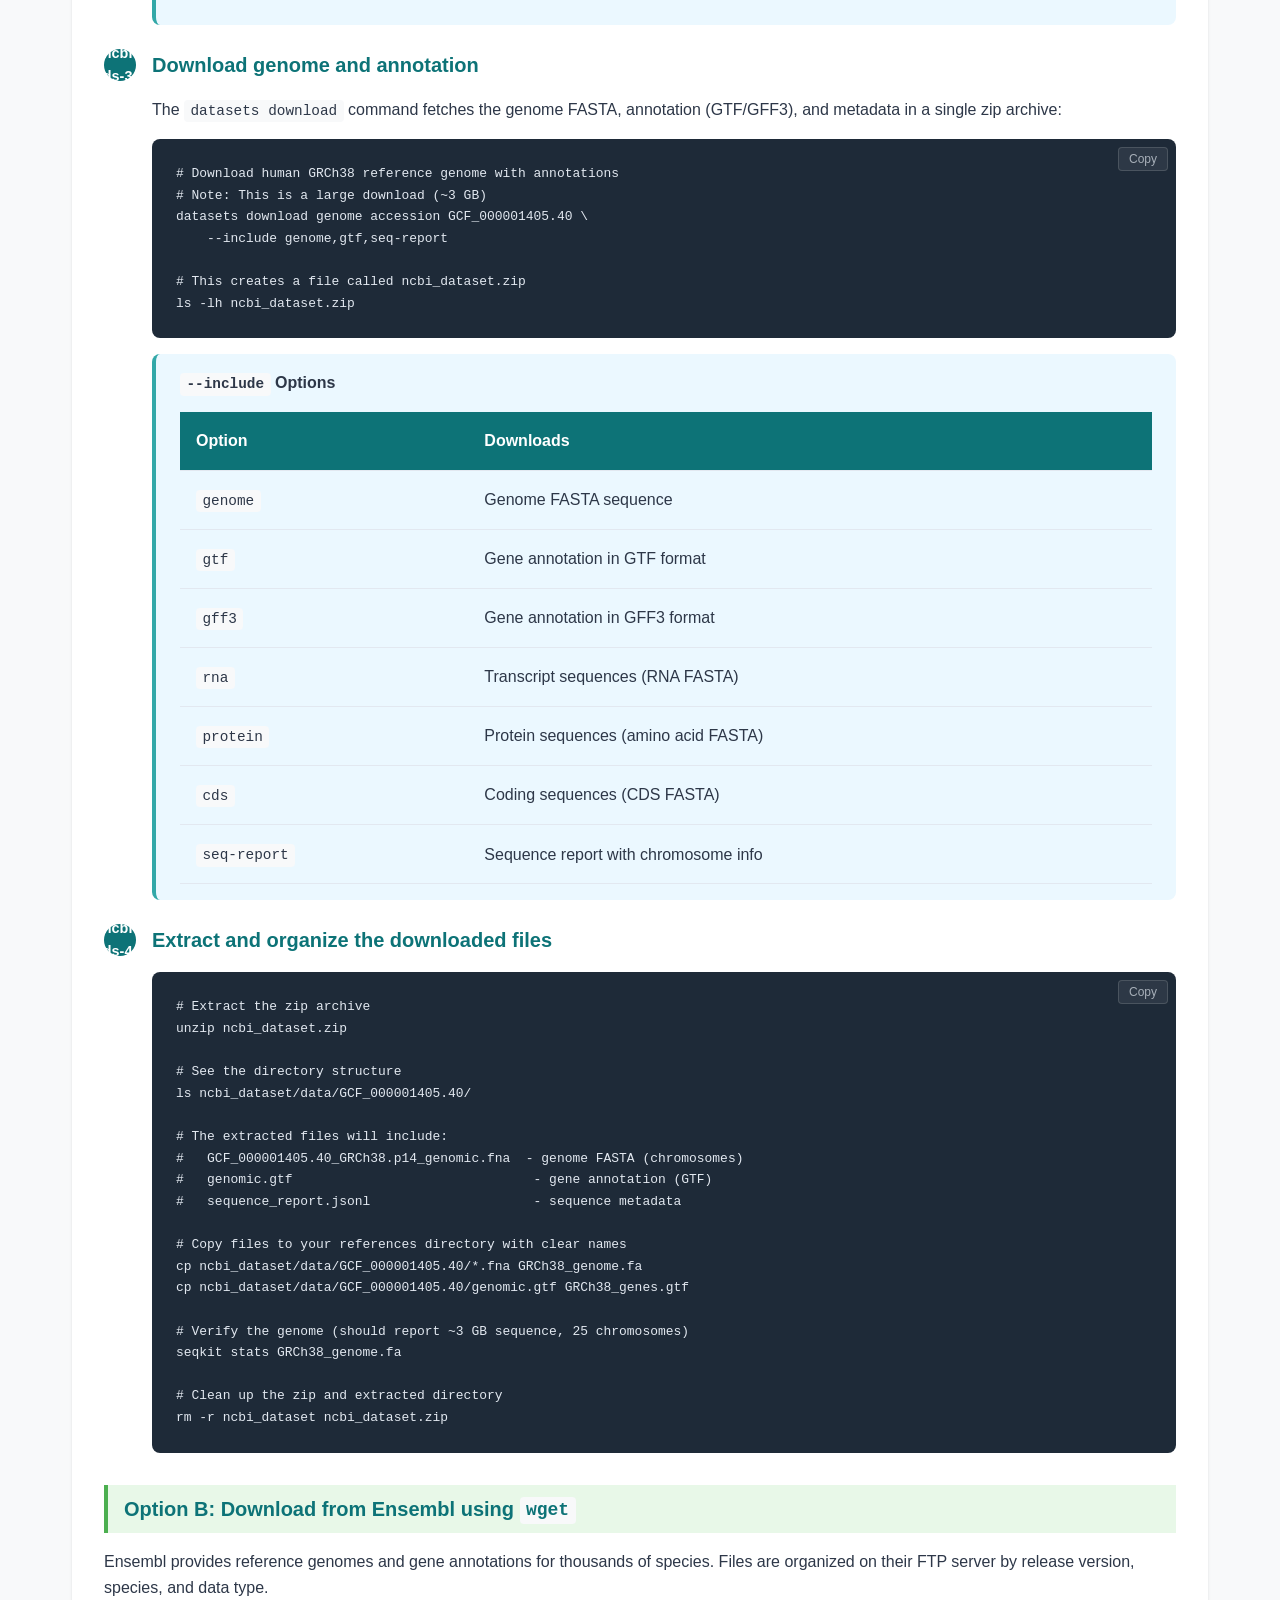
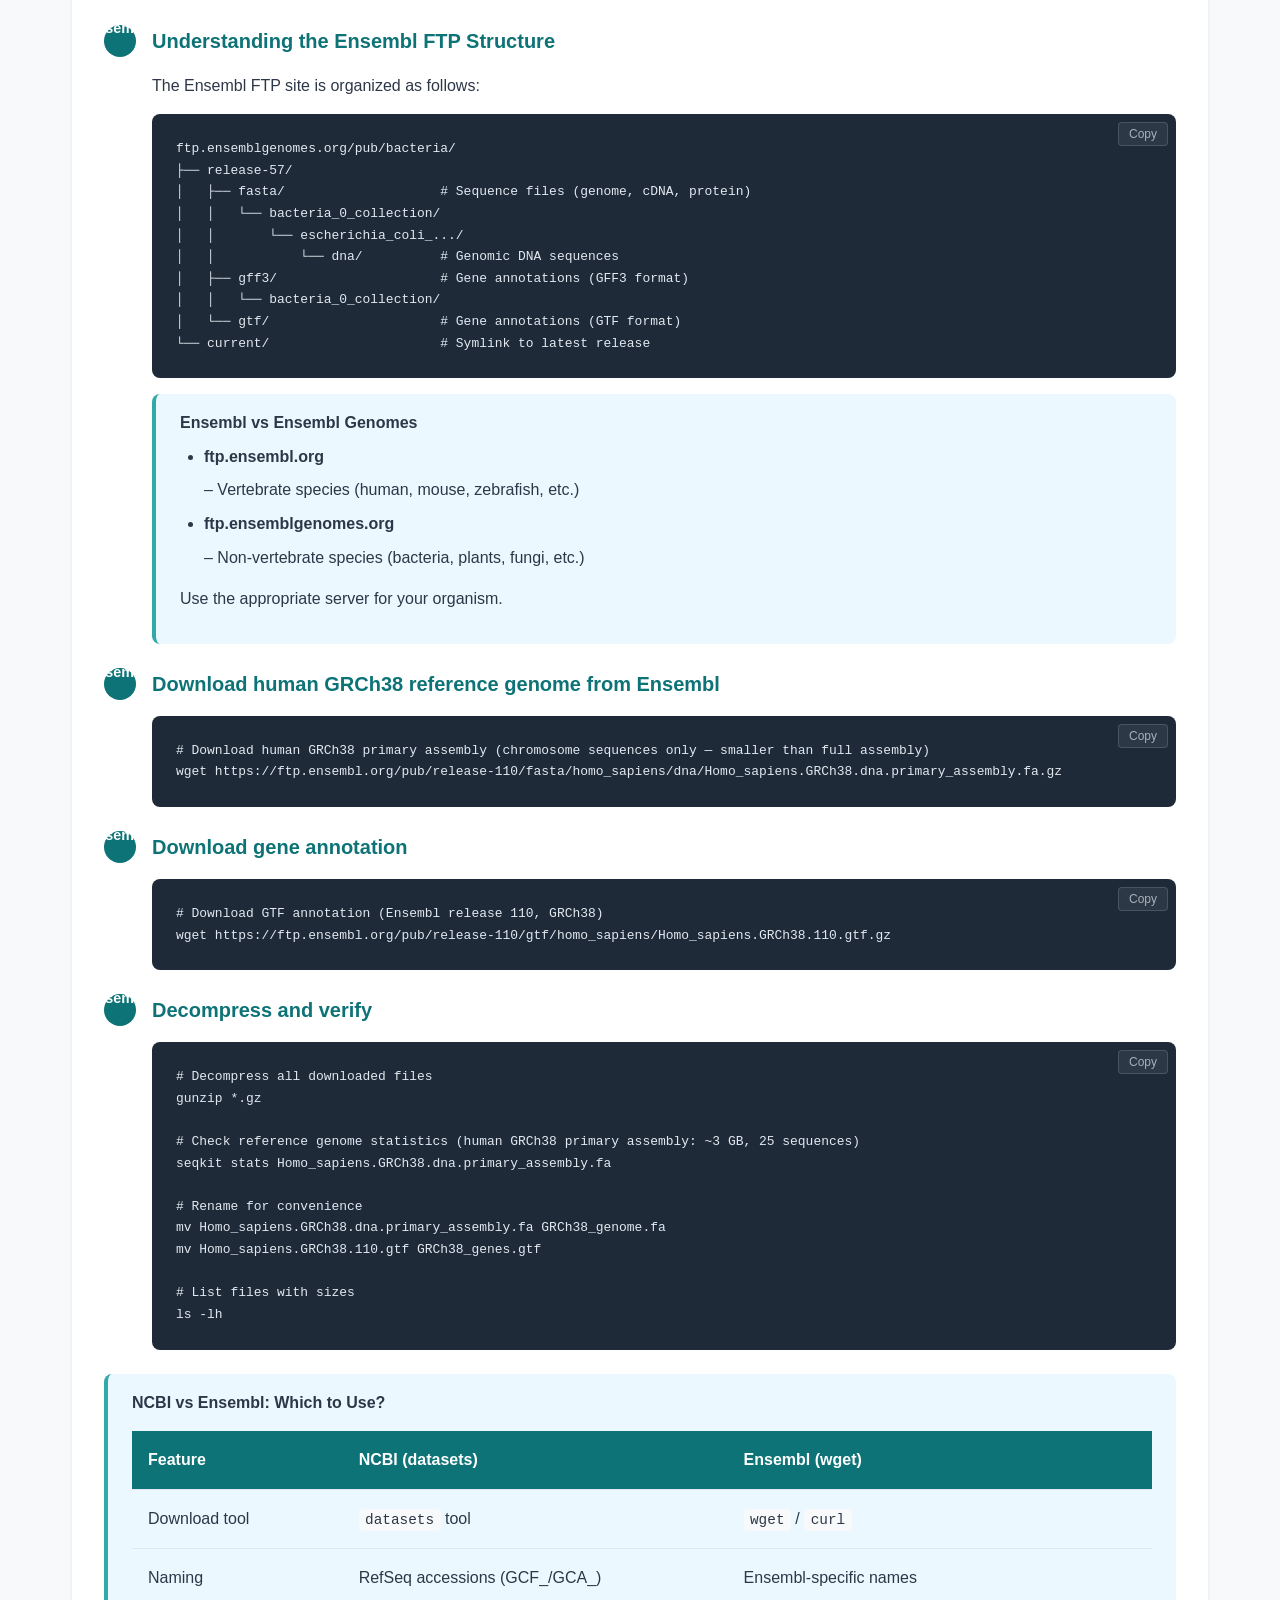
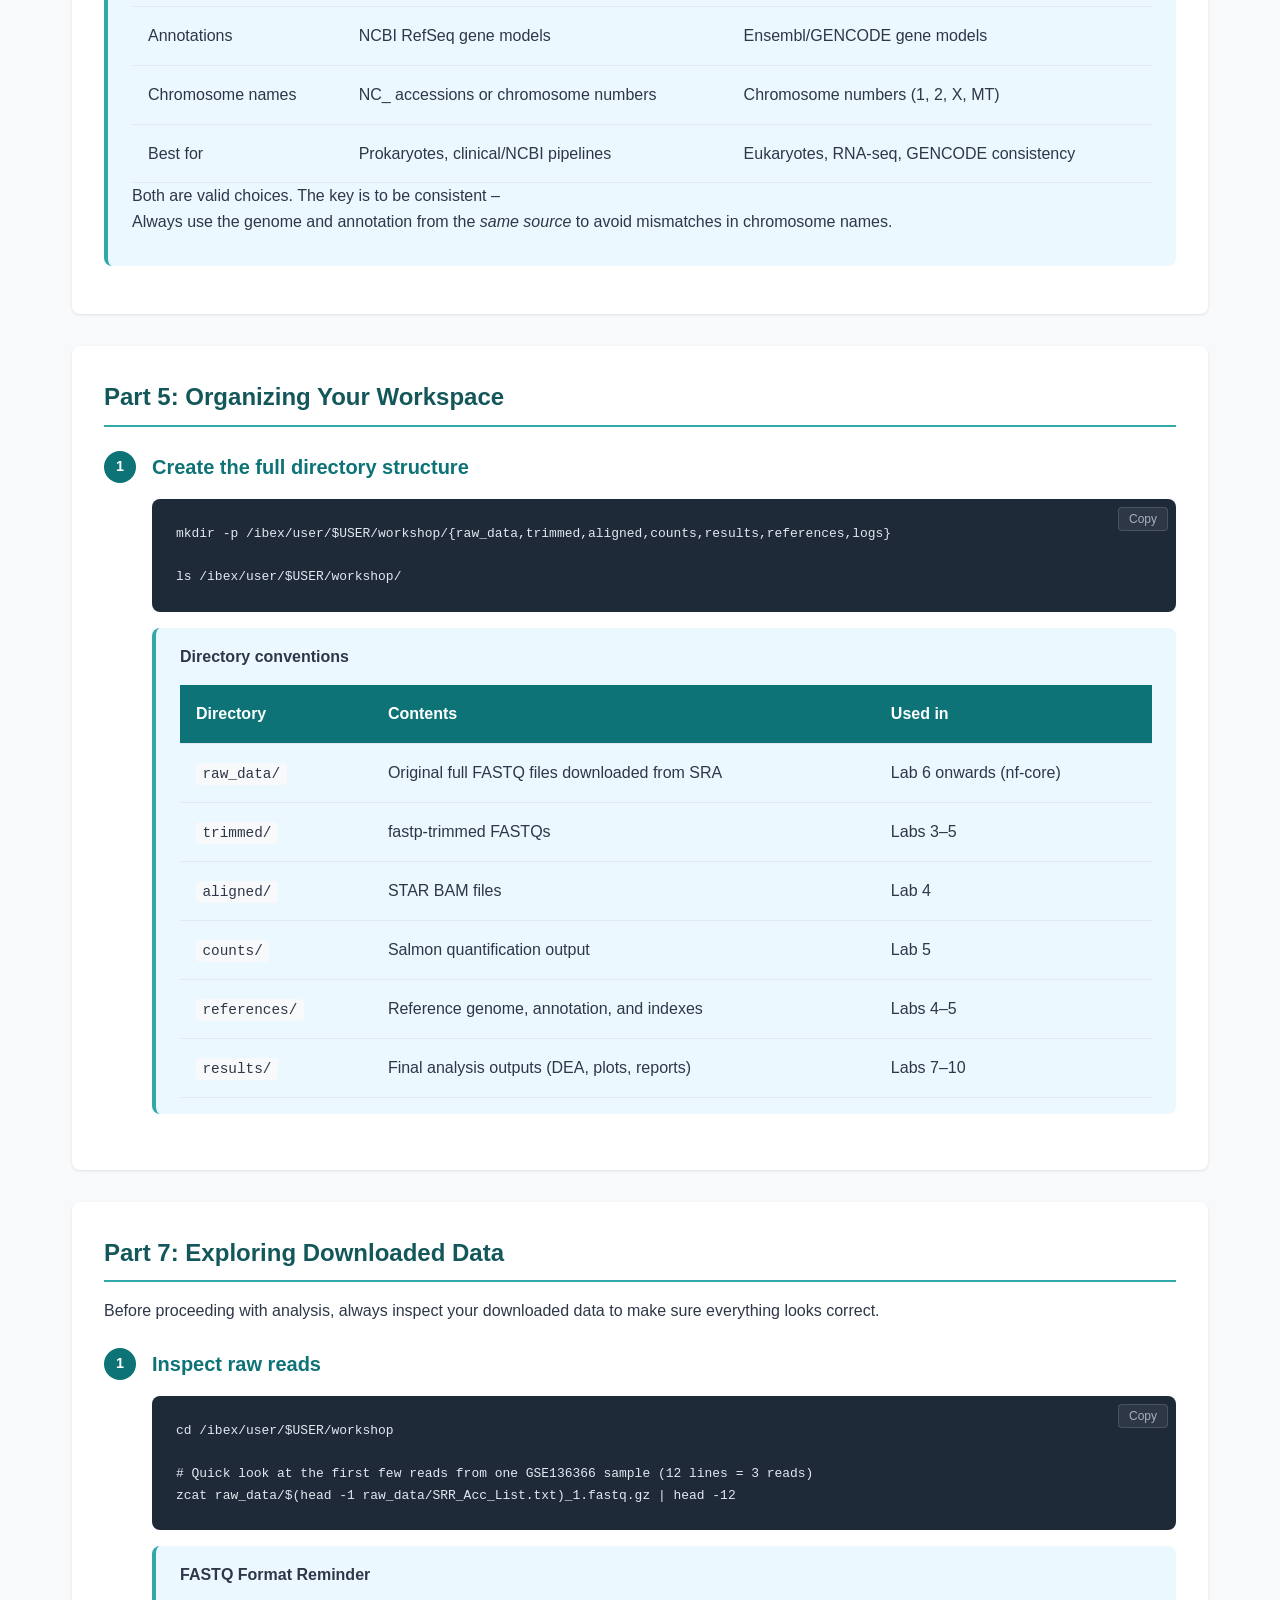
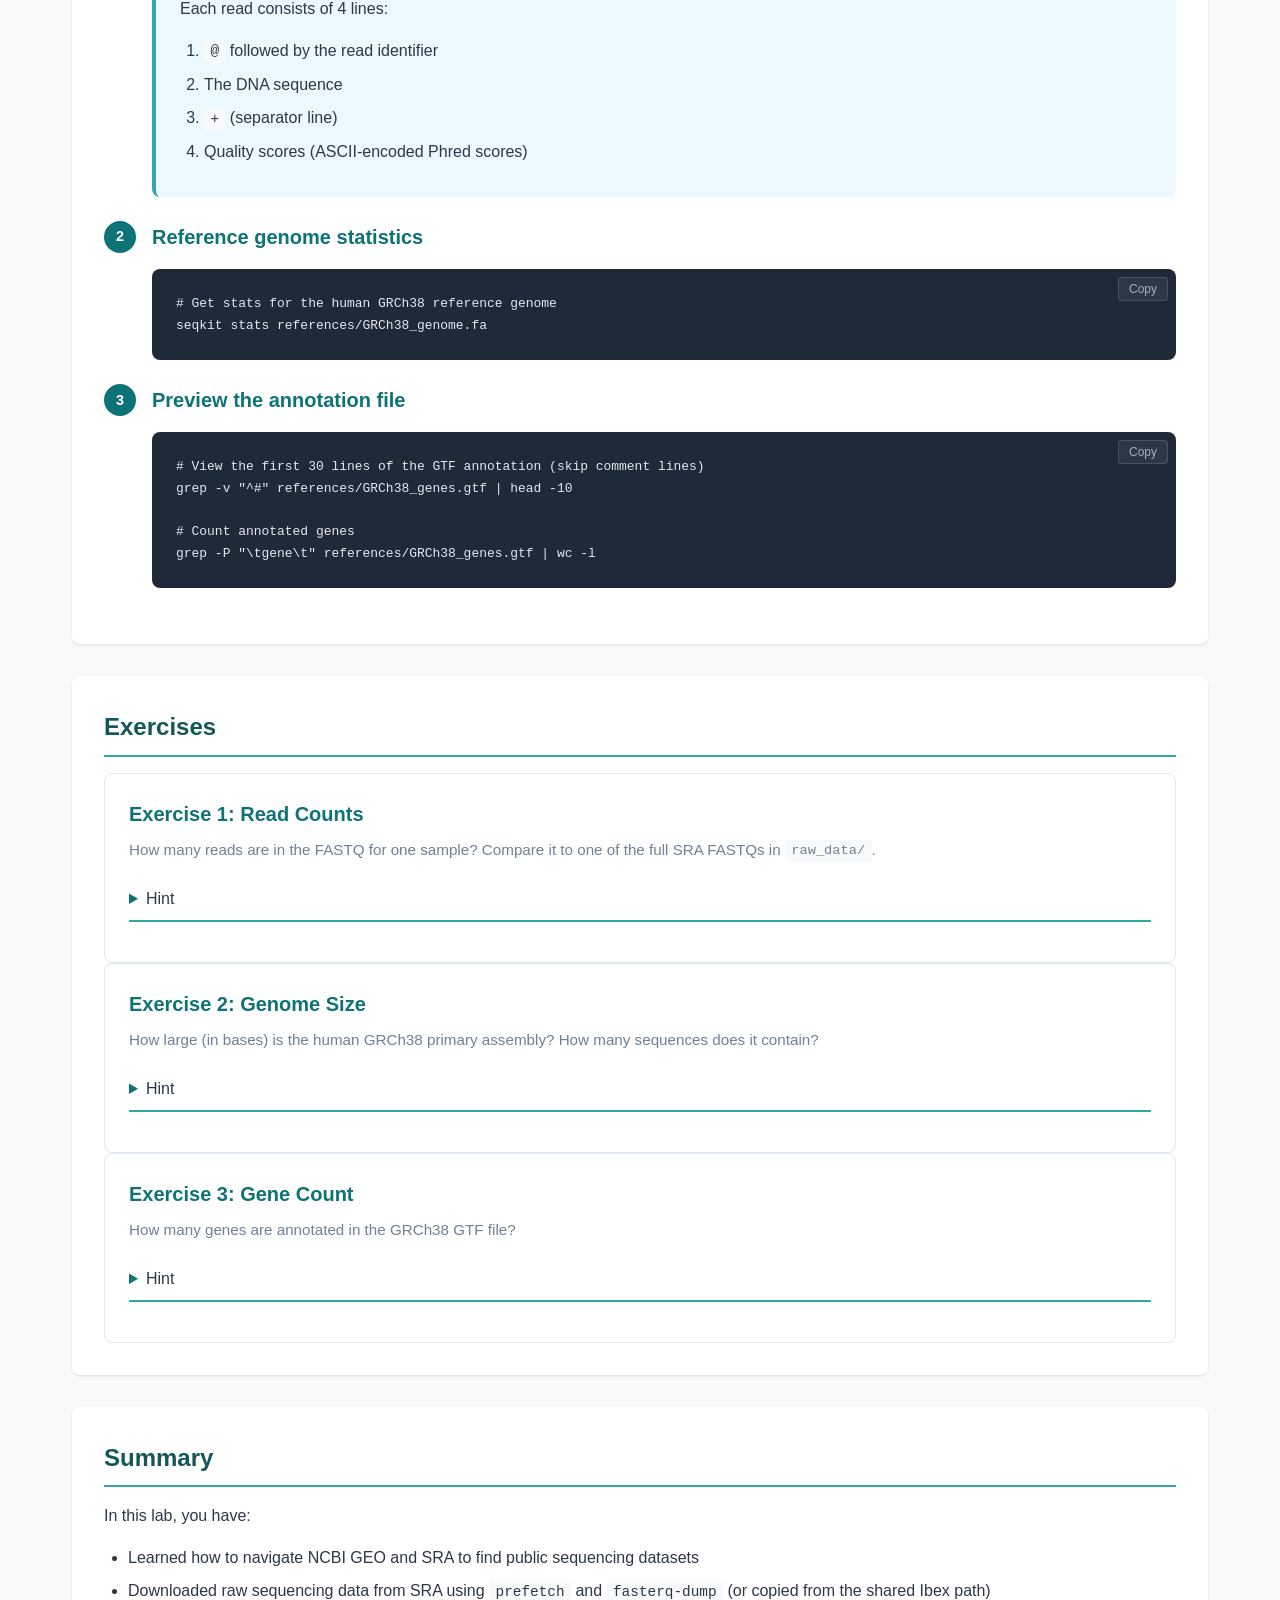
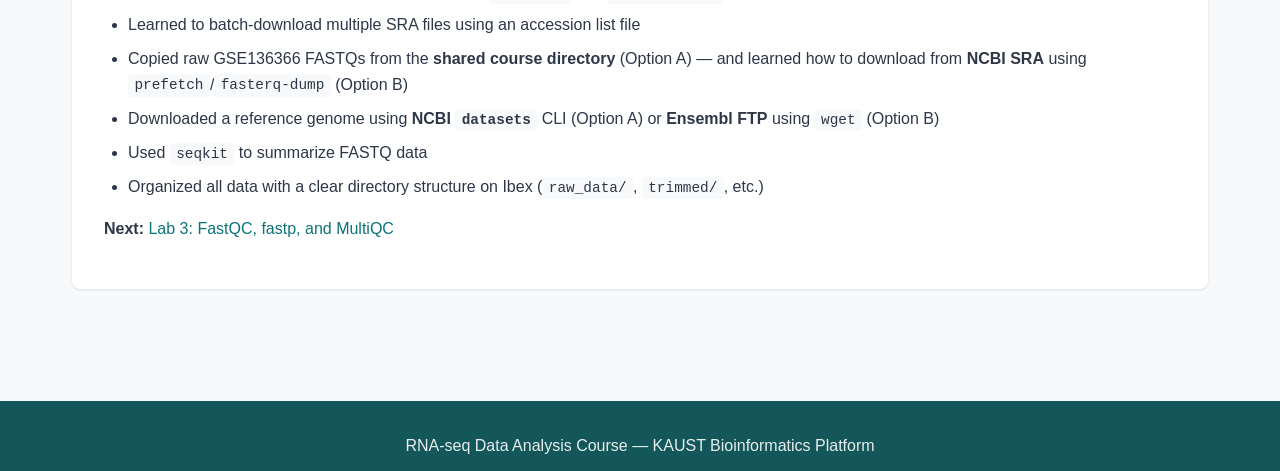
<file: html/lab-public-data.html>
<!DOCTYPE html>
<html lang="en">
<head>
    <meta charset="UTF-8">
    <meta name="viewport" content="width=device-width, initial-scale=1.0">
    <title>Lab 2: Public Data Retrieval — RNA-seq Data Analysis Course</title>
    <link rel="stylesheet" href="../css/style.css">
</head>
<body>
    <nav>
        <div class="nav-container">
            <a href="../index.html" class="logo">The Bioinformatics Platform - KAUST</a>
            <button class="nav-toggle" onclick="toggleNav()">&#9776;</button>
            <ul id="nav-menu">
                <li><a href="../index.html">Home</a></li>
                <li><a href="schedule.html">Schedule</a></li>
                <li><a href="labs.html" class="active">Labs</a></li>
                <li><a href="setup.html">Setup</a></li>
            </ul>
        </div>
    </nav>

    <main>
        <h1>Lab 2: Public Data Retrieval</h1>

        <div class="lab-nav">
            <a href="#part1"><span class="part-num">Part 1</span><span class="part-label">Setup on Ibex</span></a>
            <a href="#part2"><span class="part-num">Part 2</span><span class="part-label">Finding Data on NCBI</span></a>
            <a href="#part3"><span class="part-num">Part 3</span><span class="part-label">Download Reads</span></a>
            <a href="#part4"><span class="part-num">Part 4</span><span class="part-label">Reference Genomes</span></a>
            <a href="#part6"><span class="part-num">Part 5</span><span class="part-label">Organize Workspace</span></a>
            <a href="#part7"><span class="part-num">Part 6</span><span class="part-label">Explore Data</span></a>
        </div>

        <p>In this lab, you will find, download, and organize the course dataset (GSE136366) and the human reference genome on the Ibex cluster, ready for all downstream analysis.</p>

        <div class="info-box note">
            <strong>Learning Objectives</strong>
            <ul>
                <li>Navigate NCBI GEO and SRA to find datasets</li>
                <li>Download raw sequencing data using sra-tools (<code>prefetch</code>, <code>fasterq-dump</code>)</li>
                <li>Batch-download multiple SRA files using an accession list</li>
                <li>Download reference genomes from NCBI using the <code>datasets</code> CLI tool</li>
                <li>Download reference genomes from Ensembl using <code>wget</code></li>
                <li>Use <code>seqkit</code> to summarize and subsample data</li>
                <li>Organize data with proper directory structure on Ibex</li>
            </ul>
        </div>

        <section id="part1">
            <h2>Part 1: Setup on Ibex</h2>
            <p>Connect to Ibex, start an interactive session, and load the tools needed for this lab.</p>

            <div class="step" data-step="1">
                <h3>Connect and start an interactive session</h3>
                <pre><code># Connect to Ibex
ssh username@ilogin.ibex.kaust.edu.sa

# Start an interactive session (never run analyses on login nodes!)
srun --cpus-per-task=4 --mem=32G --time=04:00:00 --pty /bin/bash</code></pre>
            </div>

            <div class="step" data-step="2">
                <h3>Load required modules</h3>
                <pre><code># Load bioinformatics tools
module load sratoolkit
module load seqkit

# Verify tools are loaded
module list</code></pre>
            </div>

            <div class="step" data-step="3">
                <h3>Navigate to your workspace</h3>
                <pre><code># Navigate to your scratch directory
cd /ibex/user/$USER

# Create directories for this lab
mkdir workshop
cd workshop

# Create directories for this lab
mkdir -p raw_data references

# Verify
ls -la</code></pre>
            </div>
        </section>

        <section id="part2">
            <h2>Part 2: Finding Data on NCBI</h2>
            <p>Before downloading data, you need to know how to find it. NCBI hosts two key resources:</p>
                <ol>
                <li>GEO (Gene Expression Omnibus) for expression data: <a href="https://www.ncbi.nlm.nih.gov/geo">https://www.ncbi.nlm.nih.gov/geo</a></li>    
                <li>SRA (Sequence Read Archive) for raw sequencing data: <a href="https://www.ncbi.nlm.nih.gov/sra">https://www.ncbi.nlm.nih.gov/sra</a></li>
                </ol>
                

            <div class="step" data-step="ncbi-1">
                <h3>Step 1: Navigate to NCBI GEO</h3>
                <p>NCBI GEO is a public repository for gene expression and genomics datasets.</p>
                <ol>
                    <li>Open your web browser and go to <a href="https://www.ncbi.nlm.nih.gov/geo/" target="_blank">https://www.ncbi.nlm.nih.gov/geo/</a></li>
                    <li>You will see the GEO homepage with a search box at the top</li>
                </ol>
            </div>

            <div class="step" data-step="ncbi-2">
                <h3>Step 2: Search for a Dataset</h3>
                <p>As an example, search for accession <code>GSE136366</code> (a TDP-43 RNA-seq study):</p>
                <ol>
                    <li>In the search box, type: <code>GSE136366</code></li>
                    <li>Click "Search" or press Enter</li>
                    <li>Click on the accession number <strong>GSE136366</strong> to view the full record</li>
                </ol>
            </div>

            <div class="step" data-step="ncbi-3">
                <h3>Step 3: Explore the GEO Series Page</h3>
                <p>The GEO Series page contains important information about the dataset:</p>
                <ul>
                    <li><strong>Title:</strong> Full study title and description</li>
                    <li><strong>Summary:</strong> Experimental design and objectives</li>
                    <li><strong>Overall design:</strong> Sample information and conditions</li>
                    <li><strong>Samples:</strong> List of all individual samples (GSM accessions)</li>
                    <li><strong>Citation:</strong> Link to the published paper</li>
                </ul>
            </div>

            <div class="step" data-step="ncbi-4">
                <h3>Step 4: Navigate to SRA from GEO</h3>
                <p>To access the raw FASTQ files, you need to go to the SRA:</p>
                <ol>
                    <li>Scroll down to the <strong>"Relations"</strong> section on the GEO page</li>
                    <li>Look for the link labeled <strong>"SRA"</strong> and click on it</li>
                    <li>Alternatively, click on any individual sample (GSM accession) to find its SRA run</li>
                </ol>
            </div>

            <div class="step" data-step="ncbi-5">
                <h3>Step 5: SRA Run Selector</h3>
                <p>The SRA Run Selector provides metadata about each sequencing run:</p>
                <ol>
                    <li>Click "Send results to Run selector" if not already there</li>
                    <li>The table shows important metadata columns:
                        <table class="schedule-table">
                            <tr><th>Column</th><th>Description</th></tr>
                            <tr><td><strong>Run</strong></td><td>SRR accession number (used for download)</td></tr>
                            <tr><td><strong>Sample</strong></td><td>Sample name from the study</td></tr>
                            <tr><td><strong>LibraryLayout</strong></td><td>SINGLE or PAIRED (single-end vs paired-end)</td></tr>
                            <tr><td><strong>Bases</strong></td><td>Total sequencing bases</td></tr>
                            <tr><td><strong>Spots</strong></td><td>Number of reads (or read pairs)</td></tr>
                            <tr><td><strong>Platform</strong></td><td>Sequencing platform (e.g., ILLUMINA)</td></tr>
                        </table>
                    </li>
                </ol>
            </div>

            <div class="info-box tip">
                <strong>Tip: Always Check the Metadata!</strong>
                <p>Before downloading any dataset, review the sequencing platform, library layout (single-end vs paired-end), read length, and total read count. This information determines which analysis pipeline to use.</p>
            </div>

            <div class="step" data-step="ncbi-6">
                <h3>Course Dataset: GSE136366</h3>
                <p>For this course, we use <strong>GSE136366</strong> — an RNA-seq study investigating the role of TDP-43 (TARDBP) in gene regulation in human cells:</p>
                <table class="schedule-table">
                    <tr><th>Property</th><th>Value</th></tr>
                    <tr><td>GEO Accession</td><td><code>GSE136366</code></td></tr>
                    <tr><td>Organism</td><td><em>Homo sapiens</em></td></tr>
                    <tr><td>Study</td><td>TDP-43 (TARDBP) RNA-seq</td></tr>
                    <tr><td>Library Layout</td><td>Paired-end</td></tr>
                    <tr><td>Platform</td><td>Illumina</td></tr>
                    <tr><td>Reference</td><td>GRCh38 (human)</td></tr>
                </table>
                <div class="info-box tip">
                    <strong>Tip: Get the SRR accession list from SRA Run Selector</strong>
                    <p>On the GSE136366 GEO page, click the SRA link and then "Send results to Run Selector". In the Run Selector, click <strong>Accession List</strong> to download a text file (<code>SRR_Acc_List.txt</code>) with all SRR IDs. Use this file for batch downloading below.</p>
                </div>
            </div>
        </section>

        <section id="part3">
            <h2>Part 3: Downloading Raw Sequencing Data with sra-tools</h2>
            <p>The SRA Toolkit provides command-line tools to download and convert SRA data. The two main commands are <code>prefetch</code> (downloads compressed .sra files) and <code>fasterq-dump</code> (converts .sra to FASTQ).</p>

            <div class="step" data-step="1">
                <h3>Navigate to your raw data directory</h3>
                <pre><code>cd /ibex/user/$USER/workshop/raw_data</code></pre>
            </div>

            <div class="step" data-step="2">
                <h3 style="margin-top:2rem; padding:0.5rem 1rem; background:#e8f8e8; border-left:4px solid #4CAF50;">Option A: Copy from the shared course directory (recommended)</h3>
                <p>The full GSE136366 FASTQs are already available on Ibex at a shared course path. Files are already named with the <code>KO_1_</code>/<code>WT_1_</code> prefix convention — no download or renaming needed just make a link to the files.</p>
                <pre><code>ln -s /biocorelab/BIX/resources/datasets/rnaseq/GSE136366/raw_fastq/*.fastq.gz /ibex/user/$USER/workshop/raw_data/

ls -lh /ibex/user/$USER/workshop/raw_data/</code></pre>
                <div class="info-box tip">
                    <p><strong>Skip to Part 4</strong>. The NCBI download option below is provided for reference — it demonstrates how to retrieve public RNA-seq data from scratch, which is the workflow you would use for any dataset not already available on Ibex.</p>
                </div>

                <details><summary><h3 style="display:inline;margin-top:2rem; padding:0.5rem 1rem; background:#e8f4fd; border-left:4px solid #2196F3;">Option B: Download a full dataset from NCBI using <code>prefetch</code></h3></summary>
                
                <h3>Download GSE136366 (or data from PRJNA507634) with prefetch and convert to FASTQ</h3>
                <p>Pass the GEO accession directly to <code>prefetch</code> — it resolves all associated SRR runs automatically and downloads them into a <code>GSE136366/</code> directory.</p>
                <pre><code># Download all runs for GSE136366 in one command (takes too long)
prefetch GSE136366

# Convert each downloaded .sra file to paired FASTQ
for sra in ./*/*.sra; do
    echo "Converting $sra ..."
    fasterq-dump --split-files --threads 4 "$sra"
done</code></pre>
                <div class="info-box note">
                    <strong>Storage tip</strong>
                    <p>Compress FASTQ files immediately after conversion (<code>gzip</code>). Raw FASTQ files are very large; gzip reduces their size 4–5×. Use <code>/ibex/user/$USER</code> for all large files — home directories have limited quota.</p>
                </div>
                
                <h3>Submit the download as an sbatch job (recommended)</h3>
                <p>Downloading and converting all GSE136366 samples can take several hours. Running this interactively risks losing work if your SSH session disconnects. Instead, submit it as a <strong>SLURM batch job</strong> on Ibex using <code>sbatch</code>.</p>

                <div class="info-box tip">
                    <strong>Interactive vs. batch jobs</strong>
                    <p>Use an <strong>interactive session</strong> (<code>srun --pty bash</code>) for short exploratory tasks (&lt; 30 min) where you need immediate feedback. Use <strong>sbatch</strong> for anything that runs longer — downloads, alignments, workflow runs. The job continues even if you close your terminal.</p>
                </div>

                <h4 style="margin-top:1.2rem;">Understanding sbatch directives</h4>
                <p>Every sbatch script starts with a shebang line (<code>#!/bin/bash</code>) followed by <code>#SBATCH</code> comment lines. SLURM reads these before executing the script. Here is what each directive means:</p>

                <table style="width:100%; border-collapse:collapse; font-size:0.9rem; margin:1rem 0;">
                    <thead>
                        <tr style="background:#e8f4fd;">
                            <th style="padding:0.5rem 0.8rem; text-align:left; border-bottom:2px solid #2196F3;">Directive</th>
                            <th style="padding:0.5rem 0.8rem; text-align:left; border-bottom:2px solid #2196F3;">Meaning</th>
                        </tr>
                    </thead>
                    <tbody>
                        <tr><td style="padding:0.4rem 0.8rem;"><code>--job-name</code></td><td style="padding:0.4rem 0.8rem;">A human-readable label for the job (shown in <code>squeue</code> output).</td></tr>
                        <tr style="background:#f9f9f9;"><td style="padding:0.4rem 0.8rem;"><code>--ntasks</code></td><td style="padding:0.4rem 0.8rem;">Number of MPI tasks (processes). For serial or multi-threaded jobs, keep this at <code>1</code>.</td></tr>
                        <tr><td style="padding:0.4rem 0.8rem;"><code>--cpus-per-task</code></td><td style="padding:0.4rem 0.8rem;">CPU cores allocated per task. Match this to the <code>--threads</code> argument of your tool.</td></tr>
                        <tr style="background:#f9f9f9;"><td style="padding:0.4rem 0.8rem;"><code>--mem</code></td><td style="padding:0.4rem 0.8rem;">Total RAM for the job (e.g. <code>16G</code>). Request enough — too little causes an out-of-memory kill; too much wastes queue priority.</td></tr>
                        <tr><td style="padding:0.4rem 0.8rem;"><code>--time</code></td><td style="padding:0.4rem 0.8rem;">Wall-clock time limit in <code>HH:MM:SS</code>. The job is killed if it runs longer. Estimate generously for downloads.</td></tr>
                        <tr style="background:#f9f9f9;"><td style="padding:0.4rem 0.8rem;"><code>--partition</code></td><td style="padding:0.4rem 0.8rem;">The queue to submit to. Use <code>batch</code> for general compute jobs on Ibex.</td></tr>
                        <tr><td style="padding:0.4rem 0.8rem;"><code>--output</code></td><td style="padding:0.4rem 0.8rem;">File path for standard output (stdout). <code>%j</code> is replaced by the job ID at runtime.</td></tr>
                        <tr style="background:#f9f9f9;"><td style="padding:0.4rem 0.8rem;"><code>--error</code></td><td style="padding:0.4rem 0.8rem;">File path for standard error (stderr). Separate from stdout so errors are easy to find.</td></tr>
                        <tr><td style="padding:0.4rem 0.8rem;"><code>--mail-type</code></td><td style="padding:0.4rem 0.8rem;">When to email you: <code>BEGIN</code>, <code>END</code>, <code>FAIL</code>, or <code>ALL</code>.</td></tr>
                        <tr style="background:#f9f9f9;"><td style="padding:0.4rem 0.8rem;"><code>--mail-user</code></td><td style="padding:0.4rem 0.8rem;">Your email address for job notifications.</td></tr>
                    </tbody>
                </table>

                <h4 style="margin-top:1.2rem;">Create the submission script</h4>
                <p>Save the script below as <code>download_sra.sh</code> in your <code>raw_data</code> directory:</p>
                <pre><code>#!/bin/bash
#SBATCH --job-name=sra_download       # Name shown in squeue
#SBATCH --ntasks=1                    # Single task (not MPI)
#SBATCH --cpus-per-task=8             # 8 threads for fasterq-dump
#SBATCH --mem=16G                     # RAM — fasterq-dump needs ~4G per thread
#SBATCH --time=12:00:00               # Up to 12 hours for all samples
#SBATCH --partition=batch             # General compute queue on Ibex
#SBATCH --output=logs/sra_download_%j.out   # stdout log; %j = job ID
#SBATCH --error=logs/sra_download_%j.err    # stderr log
#SBATCH --mail-type=END,FAIL          # Email when done or if it fails
#SBATCH --mail-user=your.email@kaust.edu.sa # Replace with your email

# ---------- environment ----------
cd /ibex/user/$USER/workshop/raw_data

module load sratoolkit

mkdir -p logs

# ---------- step 1: prefetch (download all runs for GSE136366) ----------
echo "Starting prefetch ..."
prefetch GSE136366

# ---------- step 2: convert .sra to paired FASTQ ----------
echo "Starting fasterq-dump ..."
for sra in GSE136366/**/*.sra; do
    echo "  Converting $sra ..."
    fasterq-dump --split-files --threads 8 "$sra"
done
gzip *.fastq

# ---------- step 3: rename to add condition/replicate prefix ----------
echo "Renaming files to match shared folder convention ..."
mv SRR10045016_1.fastq.gz KO_1_SRR10045016_1.fastq.gz
mv SRR10045016_2.fastq.gz KO_1_SRR10045016_2.fastq.gz
mv SRR10045017_1.fastq.gz KO_2_SRR10045017_1.fastq.gz
mv SRR10045017_2.fastq.gz KO_2_SRR10045017_2.fastq.gz
mv SRR10045018_1.fastq.gz KO_3_SRR10045018_1.fastq.gz
mv SRR10045018_2.fastq.gz KO_3_SRR10045018_2.fastq.gz
mv SRR10045019_1.fastq.gz WT_1_SRR10045019_1.fastq.gz
mv SRR10045019_2.fastq.gz WT_1_SRR10045019_2.fastq.gz
mv SRR10045020_1.fastq.gz WT_2_SRR10045020_1.fastq.gz
mv SRR10045020_2.fastq.gz WT_2_SRR10045020_2.fastq.gz
mv SRR10045021_1.fastq.gz WT_3_SRR10045021_1.fastq.gz
mv SRR10045021_2.fastq.gz WT_3_SRR10045021_2.fastq.gz

echo "All downloads complete."
ls -lh *.fastq.gz
</code></pre>

                <h4 style="margin-top:1.2rem;">Submit and monitor the job</h4>
                <pre><code># Submit to SLURM
sbatch /ibex/user/$USER/workshop/raw_data/download_sra.sh

# Check job status (replace JOBID with the number printed by sbatch)
squeue -u $USER

# Watch live stdout while job runs
tail -f /ibex/user/$USER/workshop/raw_data/logs/sra_download_JOBID.out

# Cancel a job if needed
scancel JOBID</code></pre>

                <div class="info-box note">
                    <strong>After the job finishes</strong>
                    <p>Check the <code>.err</code> log for any errors, then verify all expected FASTQ pairs are present: <code>ls -lh *.fastq.gz | wc -l</code> should equal <em>2 × number of samples</em>. If a sample failed, re-run <code>fasterq-dump</code> for just that SRR ID rather than re-running the whole job.</p>
                </div>

            </div>
        </details>
        </section>

        <section id="part4">
            <h2>Part 4: Downloading Reference Genomes</h2>
            <p>Reference genomes and gene annotations are available from two major sources: <strong>NCBI</strong> and <strong>Ensembl</strong>. Both provide the same biological data but differ in naming conventions, annotation sources, and access tools. We will cover both approaches.</p>

            <div class="step" data-step="ref-0">
                <h3>Navigate to your references directory</h3>
                <pre><code>cd /ibex/user/$USER/workshop/references</code></pre>
            </div>

            <!-- ===== Option A: NCBI datasets ===== -->
            <h3 style="margin-top:2rem; padding:0.5rem 1rem; background:#e8f4fd; border-left:4px solid #2196F3;">Option A: Download from NCBI using <code>datasets</code></h3>
            <p>NCBI provides the <code>datasets</code> command-line tool &ndash; a modern, fast way to download genomes, annotations, and gene data directly from the NCBI database.</p>

            <div class="step" data-step="ncbi-ds-1">
                <h3>Get the NCBI datasets tool on Ibex</h3>
                <pre><code>#load NCBI datasets tool
module load ncbi_datasets_tools

# Check the help message
datasets --help</code></pre>
            </div>

            <div class="step" data-step="ncbi-ds-2">
                <h3>Search for a genome assembly</h3>
                <p>You can search for genomes by organism name or assembly accession:</p>
                <pre><code># Search for human genome assemblies
datasets summary genome taxon "Homo sapiens" --reference | head -5

# Search by specific assembly accession (GRCh38 / hg38)
datasets summary genome accession GCF_000001405.40</code></pre>
                <div class="info-box note">
                    <strong>Understanding Assembly Accessions</strong>
                    <ul>
                        <li><code>GCF_</code> prefix &ndash; NCBI RefSeq assembly (curated, recommended)</li>
                        <li><code>GCA_</code> prefix &ndash; GenBank assembly (submitted by researchers)</li>
                    </ul>
                    <p>For most analyses, prefer <strong>RefSeq (GCF_)</strong> assemblies as they are more standardized.</p>
                </div>
            </div>

            <div class="step" data-step="ncbi-ds-3">
                <h3>Download genome and annotation</h3>
                <p>The <code>datasets download</code> command fetches the genome FASTA, annotation (GTF/GFF3), and metadata in a single zip archive:</p>
                <pre><code># Download human GRCh38 reference genome with annotations
# Note: This is a large download (~3 GB)
datasets download genome accession GCF_000001405.40 \
    --include genome,gtf,seq-report

# This creates a file called ncbi_dataset.zip
ls -lh ncbi_dataset.zip</code></pre>
                <div class="info-box note">
                    <strong><code>--include</code> Options</strong>
                    <table class="schedule-table">
                        <tr><th>Option</th><th>Downloads</th></tr>
                        <tr><td><code>genome</code></td><td>Genome FASTA sequence</td></tr>
                        <tr><td><code>gtf</code></td><td>Gene annotation in GTF format</td></tr>
                        <tr><td><code>gff3</code></td><td>Gene annotation in GFF3 format</td></tr>
                        <tr><td><code>rna</code></td><td>Transcript sequences (RNA FASTA)</td></tr>
                        <tr><td><code>protein</code></td><td>Protein sequences (amino acid FASTA)</td></tr>
                        <tr><td><code>cds</code></td><td>Coding sequences (CDS FASTA)</td></tr>
                        <tr><td><code>seq-report</code></td><td>Sequence report with chromosome info</td></tr>
                    </table>
                </div>
            </div>

            <div class="step" data-step="ncbi-ds-4">
                <h3>Extract and organize the downloaded files</h3>
                <pre><code># Extract the zip archive
unzip ncbi_dataset.zip

# See the directory structure
ls ncbi_dataset/data/GCF_000001405.40/

# The extracted files will include:
#   GCF_000001405.40_GRCh38.p14_genomic.fna  - genome FASTA (chromosomes)
#   genomic.gtf                               - gene annotation (GTF)
#   sequence_report.jsonl                     - sequence metadata

# Copy files to your references directory with clear names
cp ncbi_dataset/data/GCF_000001405.40/*.fna GRCh38_genome.fa
cp ncbi_dataset/data/GCF_000001405.40/genomic.gtf GRCh38_genes.gtf

# Verify the genome (should report ~3 GB sequence, 25 chromosomes)
seqkit stats GRCh38_genome.fa

# Clean up the zip and extracted directory
rm -r ncbi_dataset ncbi_dataset.zip</code></pre>
            </div>

            <!-- ===== Option B: Ensembl FTP ===== -->
            <h3 style="margin-top:2rem; padding:0.5rem 1rem; background:#e8f8e8; border-left:4px solid #4CAF50;">Option B: Download from Ensembl using <code>wget</code></h3>
            <p>Ensembl provides reference genomes and gene annotations for thousands of species. Files are organized on their FTP server by release version, species, and data type.</p>

            <div class="step" data-step="ensembl-1">
                <h3>Understanding the Ensembl FTP Structure</h3>
                <p>The Ensembl FTP site is organized as follows:</p>
                <pre><code>ftp.ensemblgenomes.org/pub/bacteria/
├── release-57/
│   ├── fasta/                    # Sequence files (genome, cDNA, protein)
│   │   └── bacteria_0_collection/
│   │       └── escherichia_coli_.../
│   │           └── dna/          # Genomic DNA sequences
│   ├── gff3/                     # Gene annotations (GFF3 format)
│   │   └── bacteria_0_collection/
│   └── gtf/                      # Gene annotations (GTF format)
└── current/                      # Symlink to latest release</code></pre>
                <div class="info-box note">
                    <strong>Ensembl vs Ensembl Genomes</strong>
                    <ul>
                        <li><strong>ftp.ensembl.org</strong> &ndash; Vertebrate species (human, mouse, zebrafish, etc.)</li>
                        <li><strong>ftp.ensemblgenomes.org</strong> &ndash; Non-vertebrate species (bacteria, plants, fungi, etc.)</li>
                    </ul>
                    <p>Use the appropriate server for your organism.</p>
                </div>
            </div>

            <div class="step" data-step="ensembl-2">
                <h3>Download human GRCh38 reference genome from Ensembl</h3>
                <pre><code># Download human GRCh38 primary assembly (chromosome sequences only — smaller than full assembly)
wget https://ftp.ensembl.org/pub/release-110/fasta/homo_sapiens/dna/Homo_sapiens.GRCh38.dna.primary_assembly.fa.gz</code></pre>
            </div>

            <div class="step" data-step="ensembl-3">
                <h3>Download gene annotation</h3>
                <pre><code># Download GTF annotation (Ensembl release 110, GRCh38)
wget https://ftp.ensembl.org/pub/release-110/gtf/homo_sapiens/Homo_sapiens.GRCh38.110.gtf.gz</code></pre>
            </div>

            <div class="step" data-step="ensembl-4">
                <h3>Decompress and verify</h3>
                <pre><code># Decompress all downloaded files
gunzip *.gz

# Check reference genome statistics (human GRCh38 primary assembly: ~3 GB, 25 sequences)
seqkit stats Homo_sapiens.GRCh38.dna.primary_assembly.fa

# Rename for convenience
mv Homo_sapiens.GRCh38.dna.primary_assembly.fa GRCh38_genome.fa
mv Homo_sapiens.GRCh38.110.gtf GRCh38_genes.gtf

# List files with sizes
ls -lh</code></pre>
            </div>

            <!-- ===== Comparison ===== -->
            <div class="info-box note">
                <strong>NCBI vs Ensembl: Which to Use?</strong>
                <table class="schedule-table">
                    <tr><th>Feature</th><th>NCBI (datasets)</th><th>Ensembl (wget)</th></tr>
                    <tr><td>Download tool</td><td><code>datasets</code> tool</td><td><code>wget</code> / <code>curl</code></td></tr>
                    <tr><td>Naming</td><td>RefSeq accessions (GCF_/GCA_)</td><td>Ensembl-specific names</td></tr>
                    <tr><td>Annotations</td><td>NCBI RefSeq gene models</td><td>Ensembl/GENCODE gene models</td></tr>
                    <tr><td>Chromosome names</td><td>NC_ accessions or chromosome numbers</td><td>Chromosome numbers (1, 2, X, MT)</td></tr>
                    <tr><td>Best for</td><td>Prokaryotes, clinical/NCBI pipelines</td><td>Eukaryotes, RNA-seq, GENCODE consistency</td></tr>
                </table>
                <p>Both are valid choices. The key is to be consistent &ndash;<br/> Always use the genome and annotation from the <em>same source</em> to avoid mismatches in chromosome names.</p>
            </div>
        </section>

        <section id="part5">
            <h2>Part 5: Organizing Your Workspace</h2>

            <div class="step" data-step="1">
                <h3>Create the full directory structure</h3>
                <pre><code>mkdir -p /ibex/user/$USER/workshop/{raw_data,trimmed,aligned,counts,results,references,logs}

ls /ibex/user/$USER/workshop/</code></pre>
                <div class="info-box note">
                    <strong>Directory conventions</strong>
                    <table class="schedule-table">
                        <tr><th>Directory</th><th>Contents</th><th>Used in</th></tr>
                        <tr><td><code>raw_data/</code></td><td>Original full FASTQ files downloaded from SRA</td><td>Lab 6 onwards (nf-core)</td></tr>
                        <tr><td><code>trimmed/</code></td><td>fastp-trimmed FASTQs</td><td>Labs 3–5</td></tr>
                        <tr><td><code>aligned/</code></td><td>STAR BAM files</td><td>Lab 4</td></tr>
                        <tr><td><code>counts/</code></td><td>Salmon quantification output</td><td>Lab 5</td></tr>
                        <tr><td><code>references/</code></td><td>Reference genome, annotation, and indexes</td><td>Labs 4–5</td></tr>
                        <tr><td><code>results/</code></td><td>Final analysis outputs (DEA, plots, reports)</td><td>Labs 7–10</td></tr>
                    </table>
                </div>
            </div>
        </section>

        <section id="part6">
            <h2>Part 7: Exploring Downloaded Data</h2>
            <p>Before proceeding with analysis, always inspect your downloaded data to make sure everything looks correct.</p>

            <div class="step" data-step="1">
                <h3>Inspect raw reads</h3>
                <pre><code>cd /ibex/user/$USER/workshop

# Quick look at the first few reads from one GSE136366 sample (12 lines = 3 reads)
zcat raw_data/$(head -1 raw_data/SRR_Acc_List.txt)_1.fastq.gz | head -12</code></pre>
                <div class="info-box note">
                    <strong>FASTQ Format Reminder</strong>
                    <p>Each read consists of 4 lines:</p>
                    <ol>
                        <li><code>@</code> followed by the read identifier</li>
                        <li>The DNA sequence</li>
                        <li><code>+</code> (separator line)</li>
                        <li>Quality scores (ASCII-encoded Phred scores)</li>
                    </ol>
                </div>
            </div>

            <div class="step" data-step="2">
                <h3>Reference genome statistics</h3>
                <pre><code># Get stats for the human GRCh38 reference genome
seqkit stats references/GRCh38_genome.fa</code></pre>
            </div>

            <div class="step" data-step="3">
                <h3>Preview the annotation file</h3>
                <pre><code># View the first 30 lines of the GTF annotation (skip comment lines)
grep -v "^#" references/GRCh38_genes.gtf | head -10

# Count annotated genes
grep -P "\tgene\t" references/GRCh38_genes.gtf | wc -l</code></pre>
            </div>
        </section>

        <section>
            <h2>Exercises</h2>

            <div class="card">
                <h3>Exercise 1: Read Counts</h3>
                <p>How many reads are in the FASTQ for one sample? Compare it to one of the full SRA FASTQs in <code>raw_data/</code>.</p>
                <details>
                    <summary>Hint</summary>
                    <pre><code>seqkit stats raw_data/KO_1_SRR10045016_1.fastq.gz
seqkit stats raw_data/$(head -1 raw_data/SRR_Acc_List.txt)_1.fastq.gz</code></pre>
                </details>
            </div>

            <div class="card">
                <h3>Exercise 2: Genome Size</h3>
                <p>How large (in bases) is the human GRCh38 primary assembly? How many sequences does it contain?</p>
                <details>
                    <summary>Hint</summary>
                    <pre><code>seqkit stats references/GRCh38_genome.fa</code></pre>
                </details>
            </div>

            <div class="card">
                <h3>Exercise 3: Gene Count</h3>
                <p>How many genes are annotated in the GRCh38 GTF file?</p>
                <details>
                    <summary>Hint</summary>
                    <pre><code>grep -P "\tgene\t" references/GRCh38_genes.gtf | wc -l</code></pre>
                </details>
            </div>

        </section>

        <section>
            <h2>Summary</h2>
            <p>In this lab, you have:</p>
            <ul>
                <li>Learned how to navigate NCBI GEO and SRA to find public sequencing datasets</li>
                <li>Downloaded raw sequencing data from SRA using <code>prefetch</code> and <code>fasterq-dump</code> (or copied from the shared Ibex path)</li>
                <li>Learned to batch-download multiple SRA files using an accession list file</li>
                <li>Copied raw GSE136366 FASTQs from the <strong>shared course directory</strong> (Option A) — and learned how to download from <strong>NCBI SRA</strong> using <code>prefetch</code>/<code>fasterq-dump</code> (Option B)</li>
                <li>Downloaded a reference genome using <strong>NCBI <code>datasets</code></strong> CLI (Option A) or <strong>Ensembl FTP</strong> using <code>wget</code> (Option B)</li>
                <li>Used <code>seqkit</code> to summarize FASTQ data</li>
                <li>Organized all data with a clear directory structure on Ibex (<code>raw_data/</code>, <code>trimmed/</code>, etc.)</li>
            </ul>
            <p><strong>Next:</strong> <a href="lab-qc-preprocessing.html">Lab 3: FastQC, fastp, and MultiQC</a></p>
        </section>
    </main>

    <footer>
        <p>RNA-seq Data Analysis Course &mdash; KAUST Bioinformatics Platform</p>
    </footer>

    <script>
        function toggleNav() {
            document.getElementById('nav-menu').classList.toggle('show');
        }

        // Add copy buttons to all code blocks
        document.addEventListener('DOMContentLoaded', function() {
            const codeBlocks = document.querySelectorAll('pre');
            codeBlocks.forEach(function(pre) {
                const container = document.createElement('div');
                container.className = 'code-container';
                pre.parentNode.insertBefore(container, pre);
                container.appendChild(pre);

                const copyBtn = document.createElement('button');
                copyBtn.className = 'copy-btn';
                copyBtn.textContent = 'Copy';
                copyBtn.addEventListener('click', function() {
                    const code = pre.querySelector('code');
                    const text = code ? code.textContent : pre.textContent;
                    navigator.clipboard.writeText(text).then(function() {
                        copyBtn.textContent = 'Copied!';
                        copyBtn.classList.add('copied');
                        setTimeout(function() {
                            copyBtn.textContent = 'Copy';
                            copyBtn.classList.remove('copied');
                        }, 2000);
                    });
                });
                container.appendChild(copyBtn);
            });
        });
    </script>
</body>
</html>
</file>
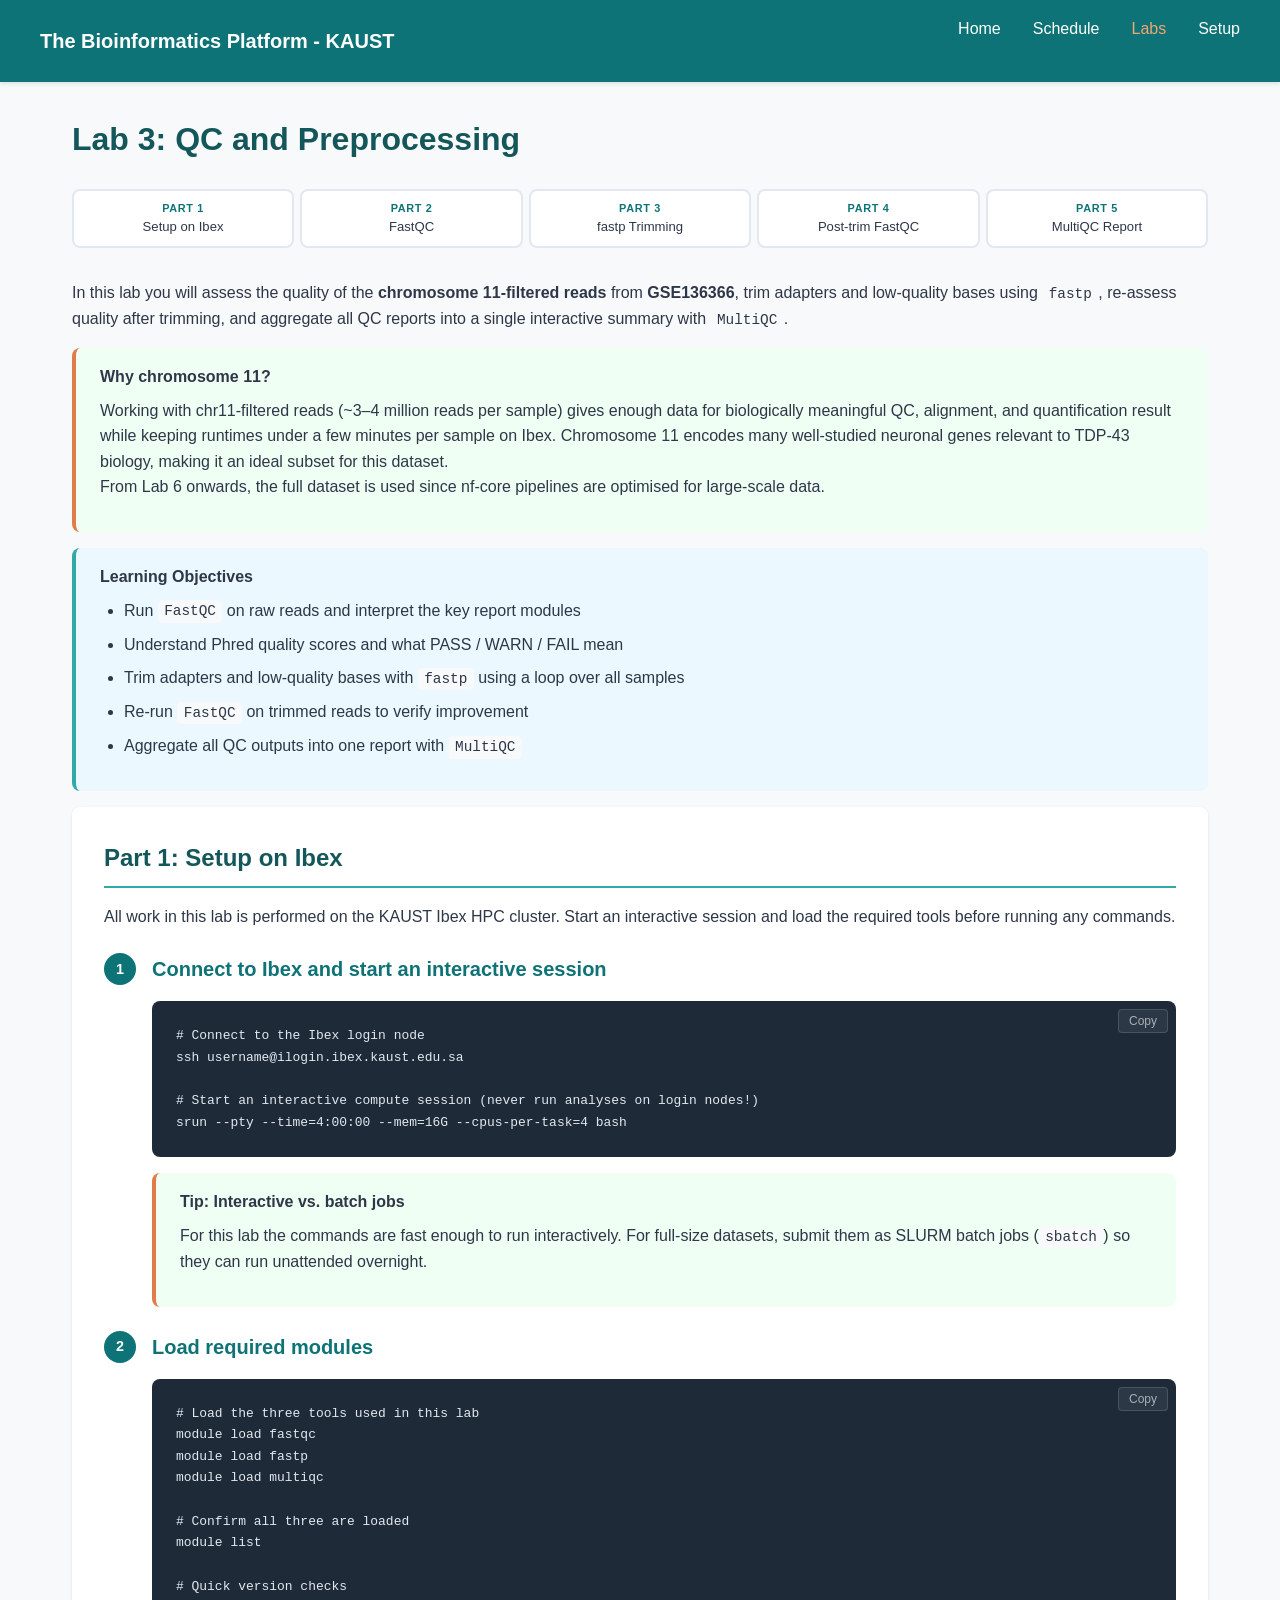
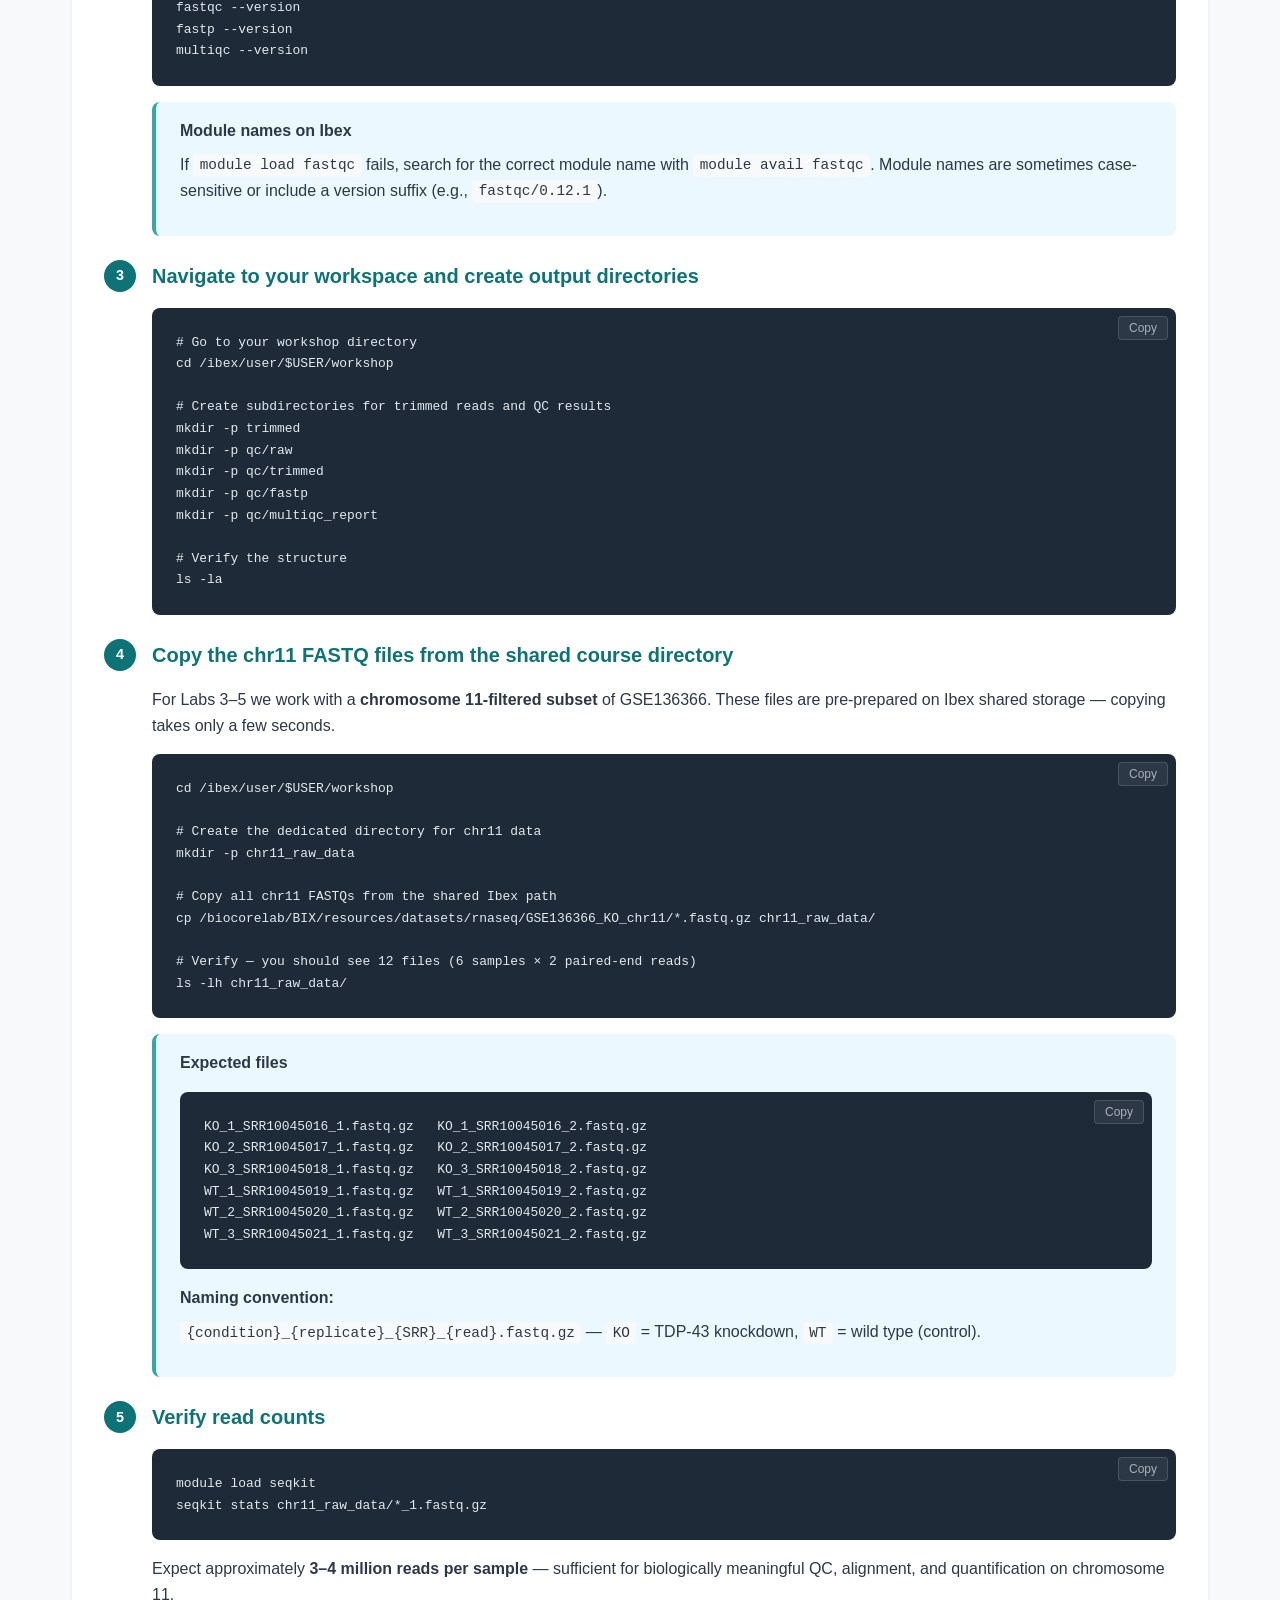
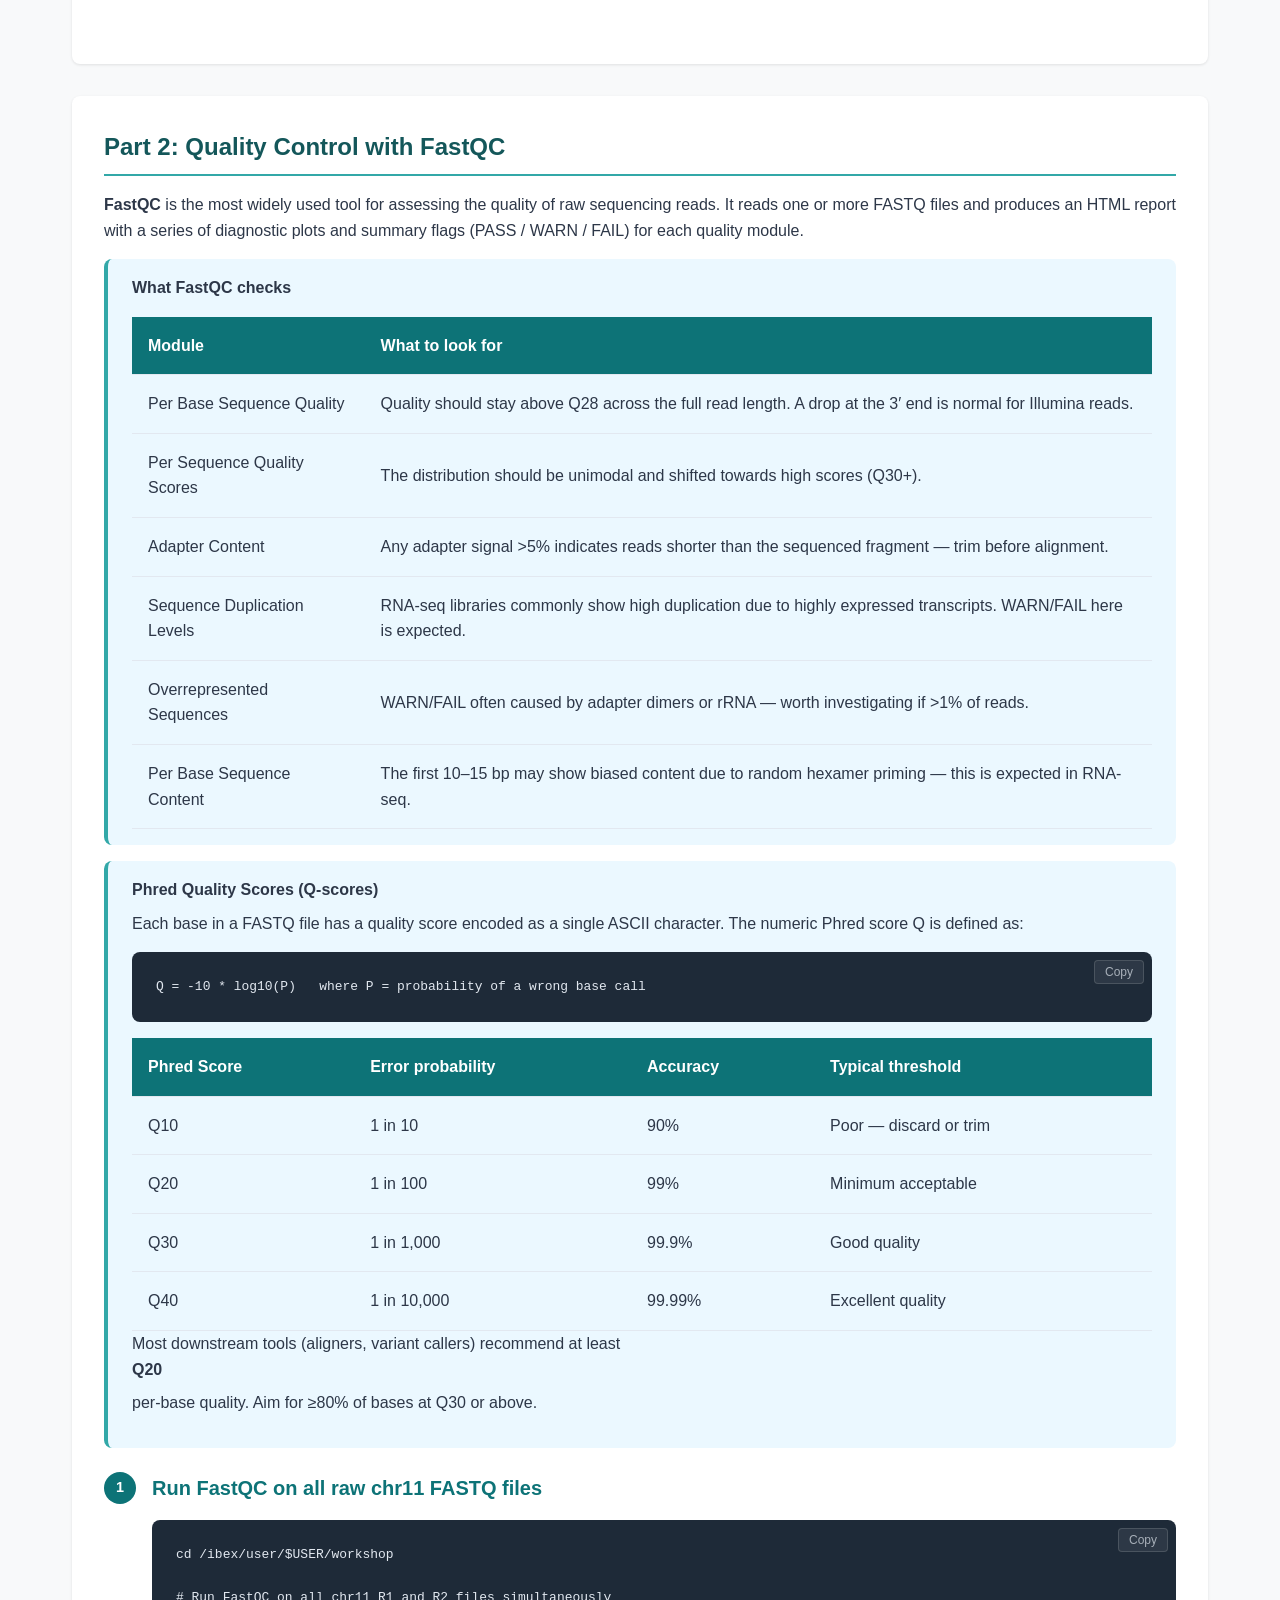
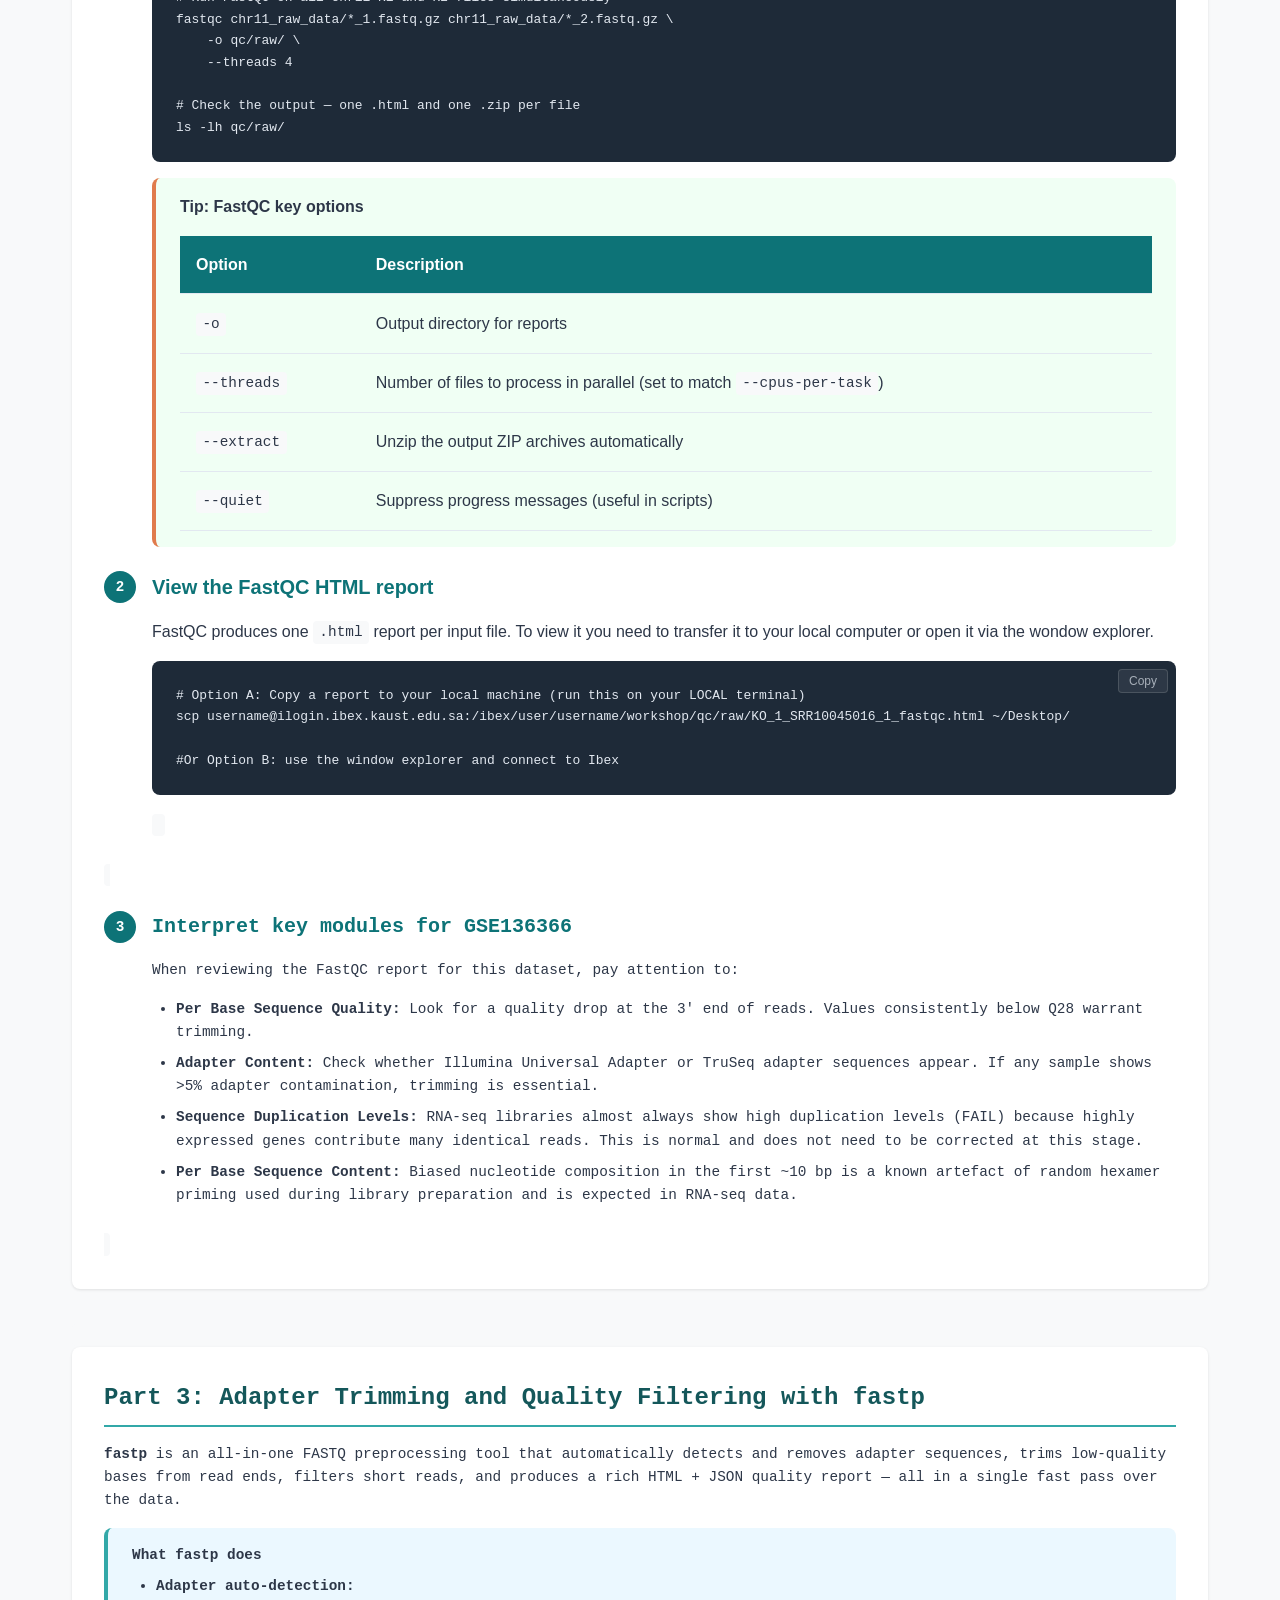
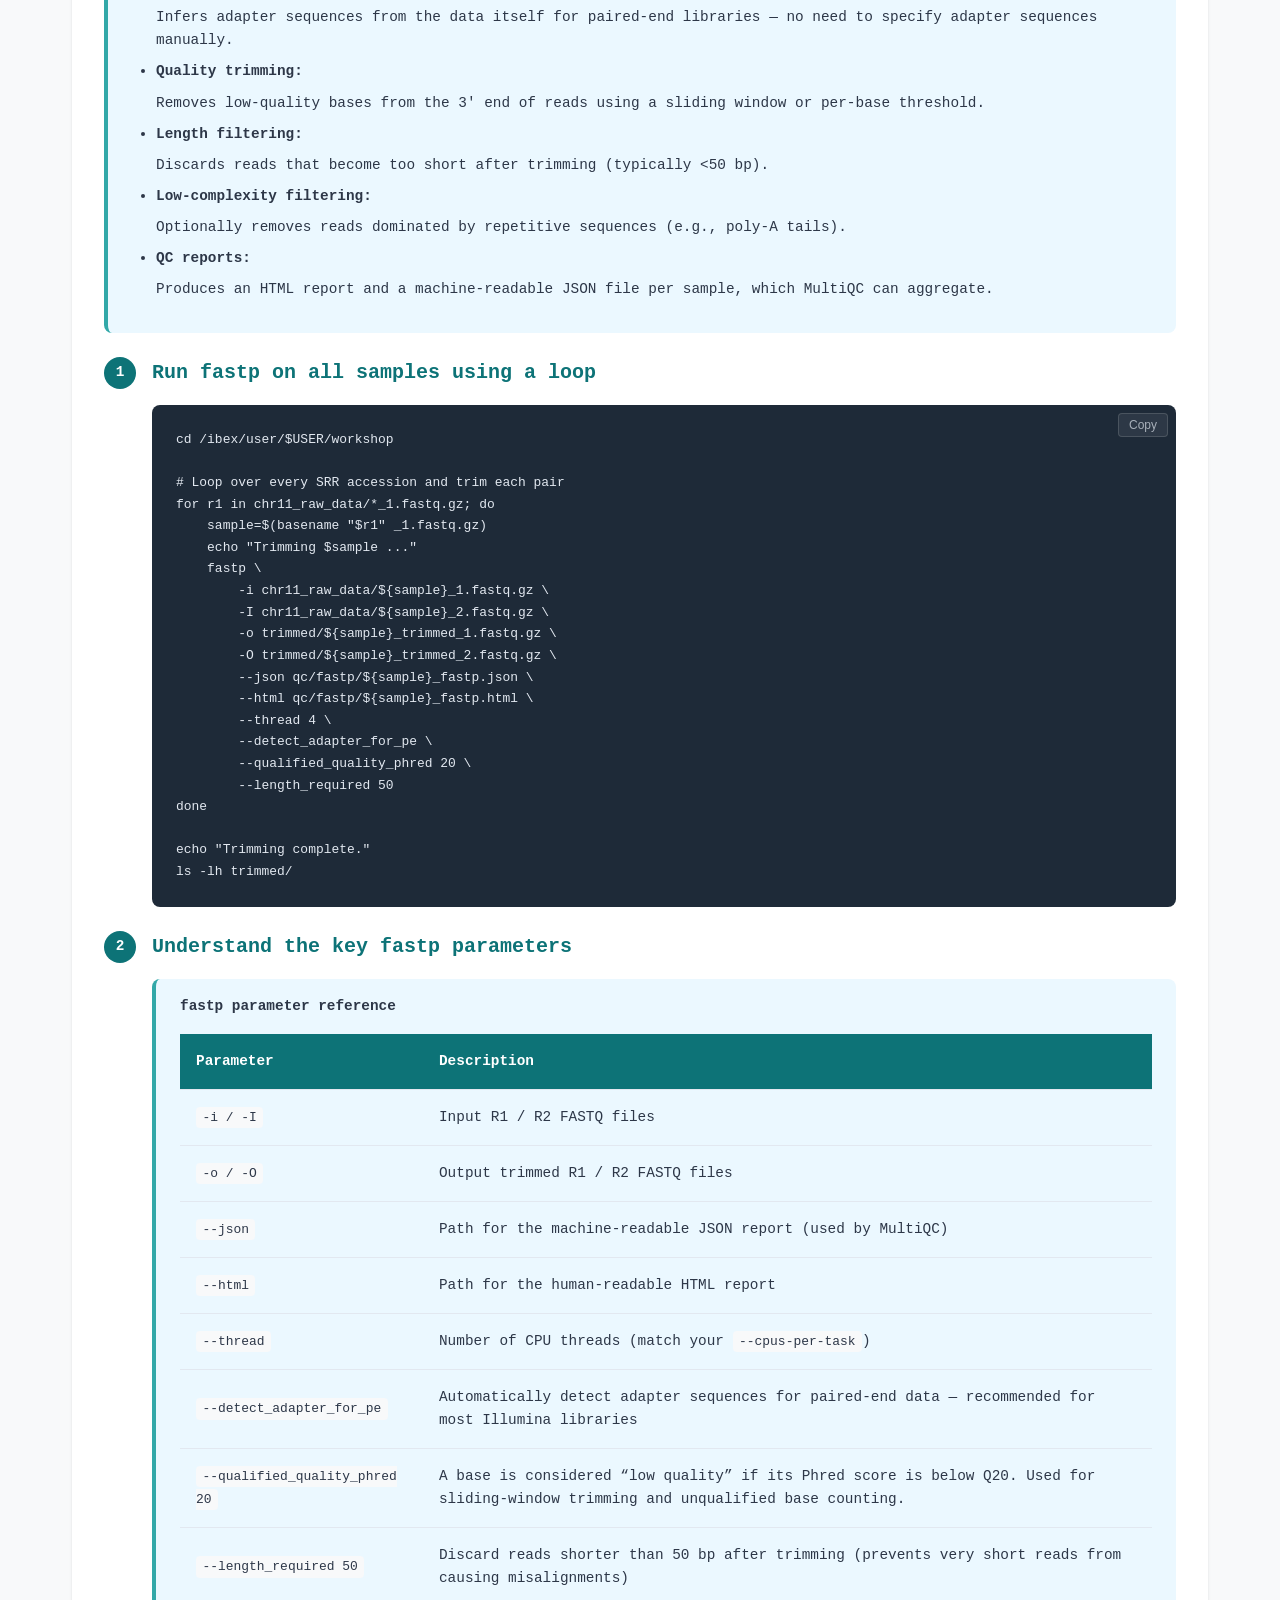
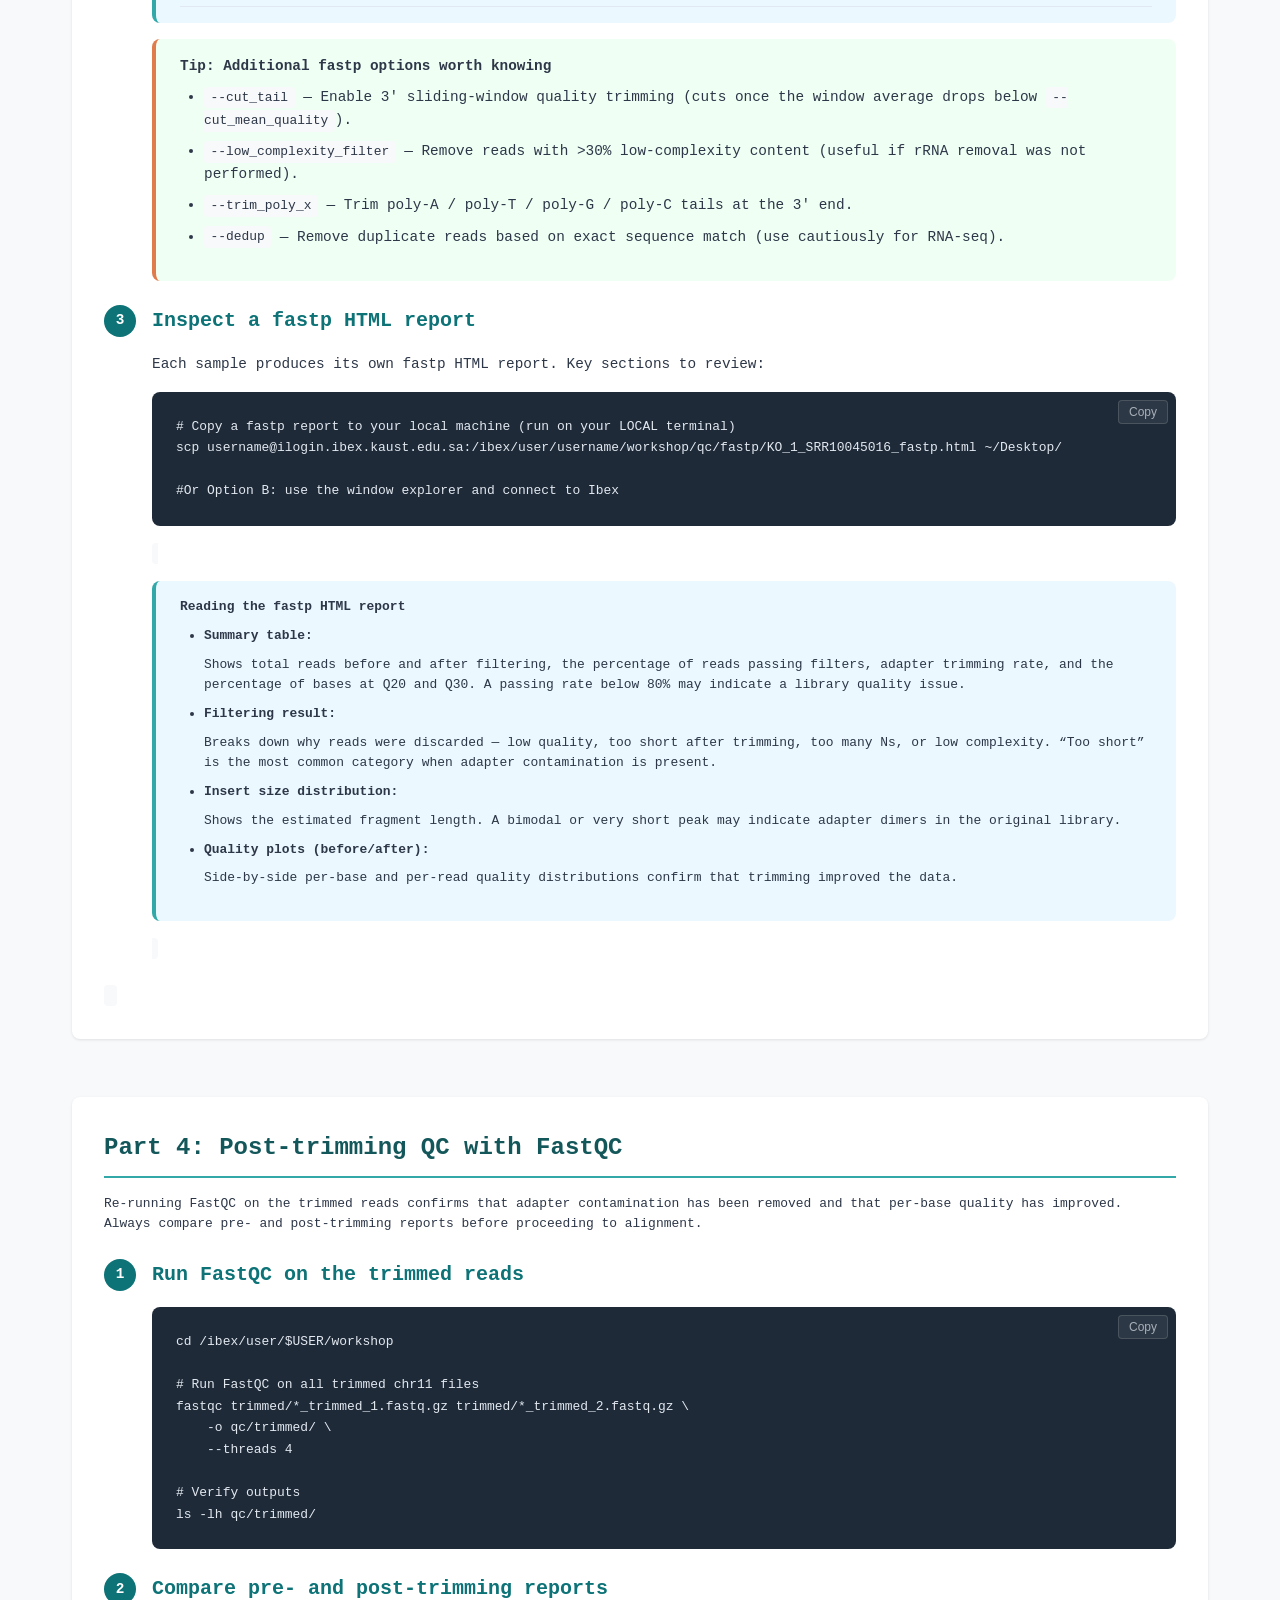
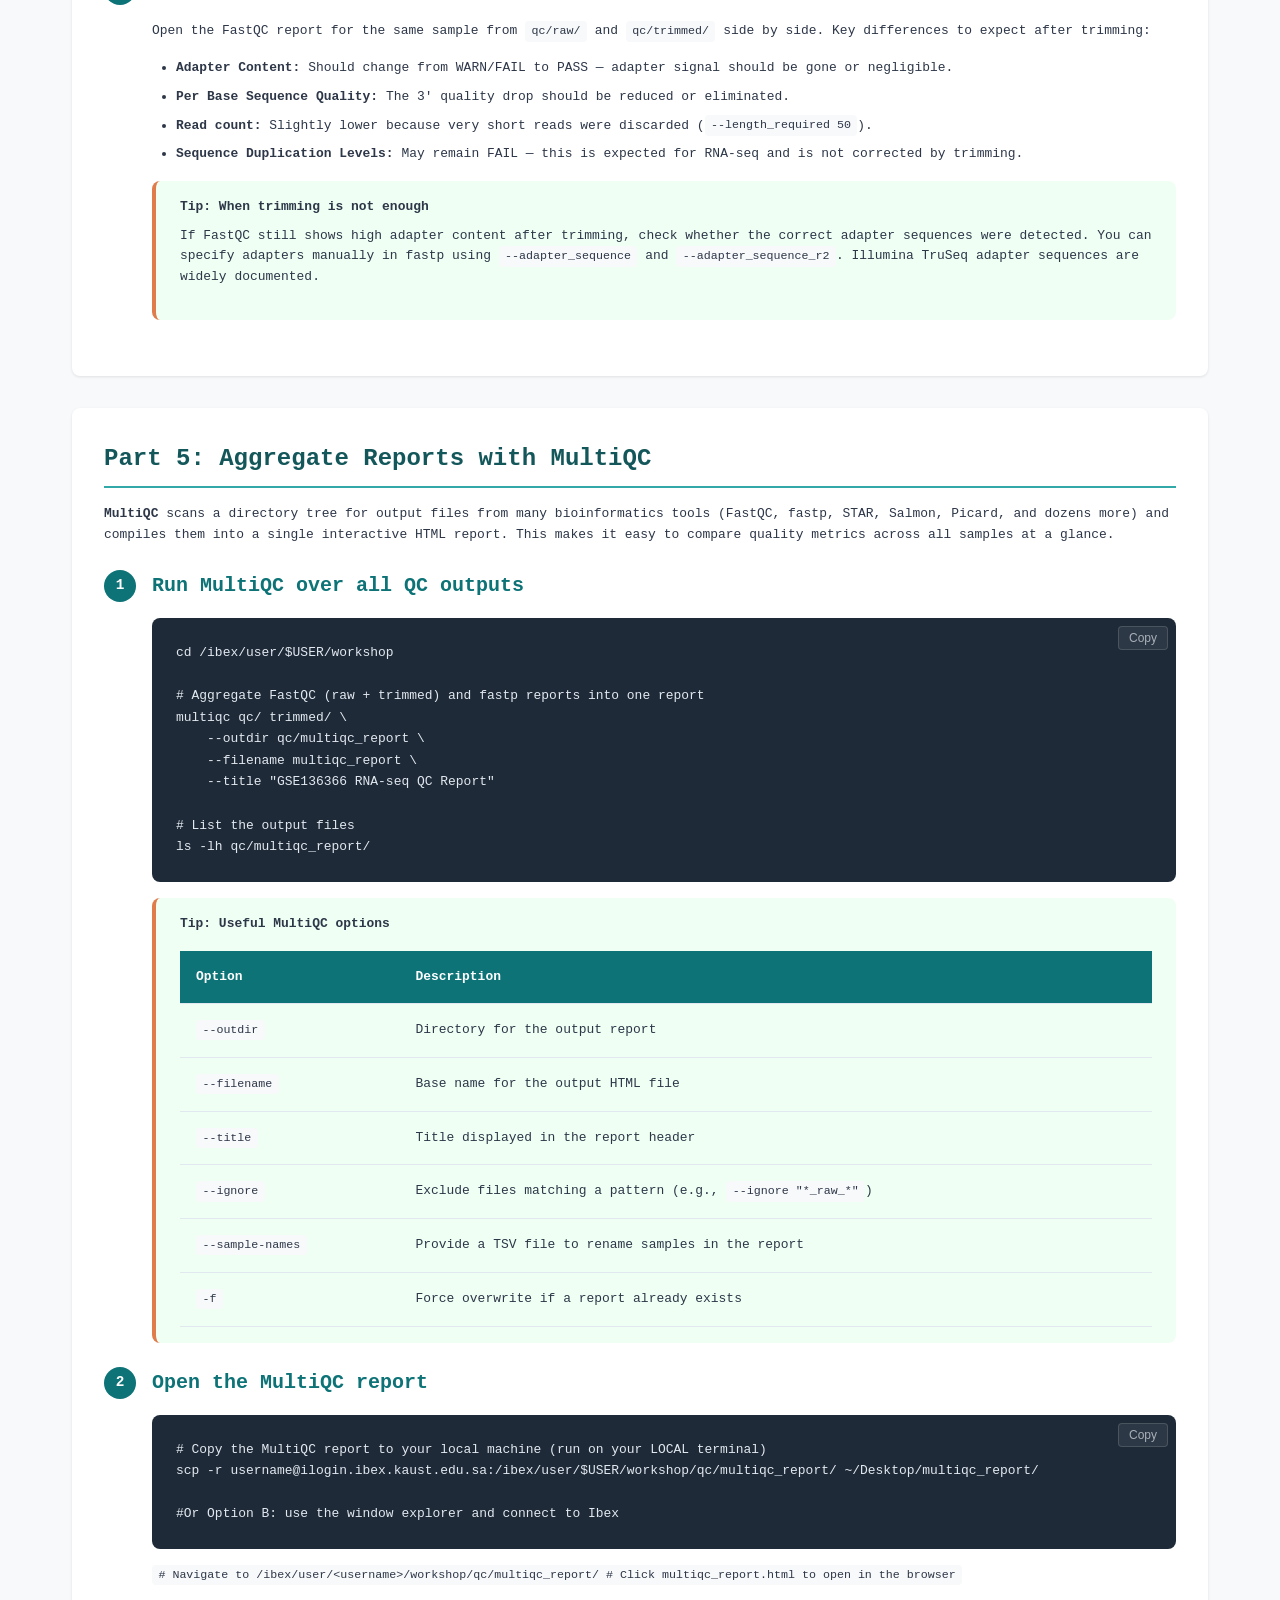
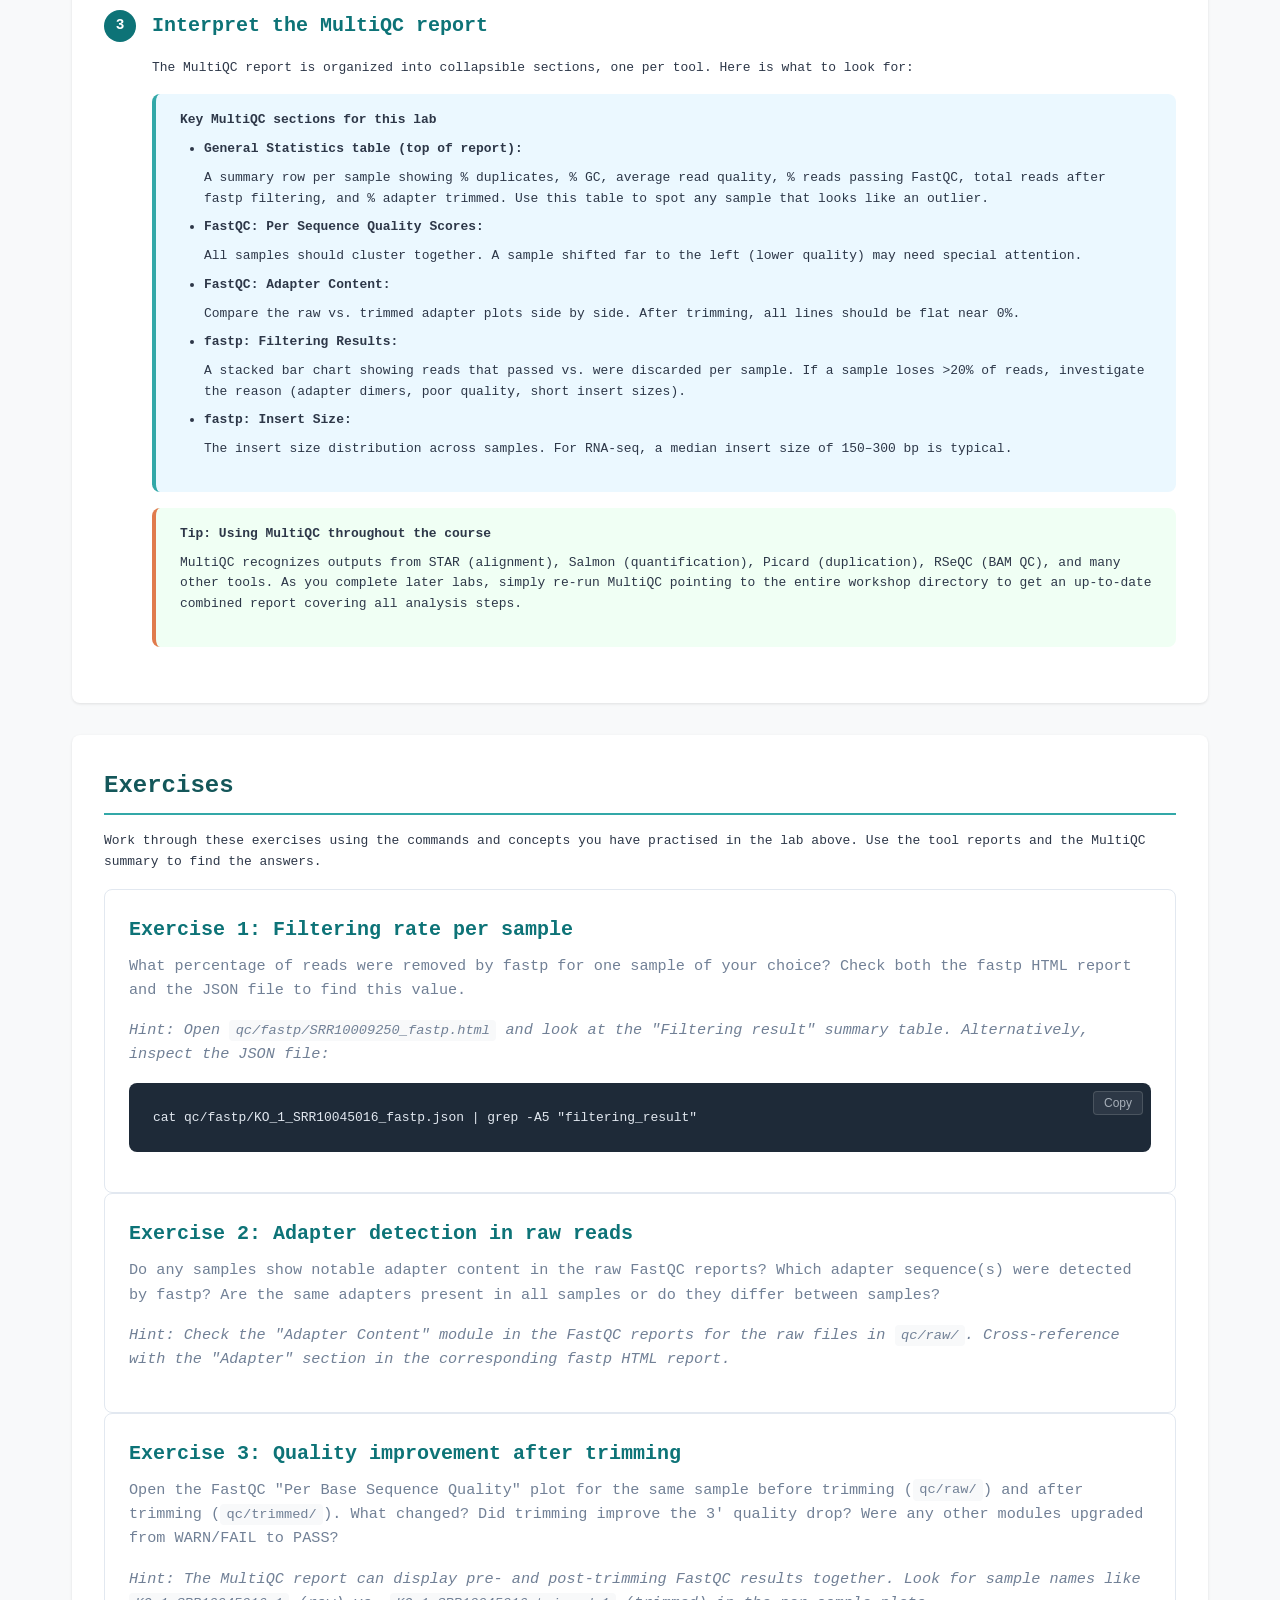
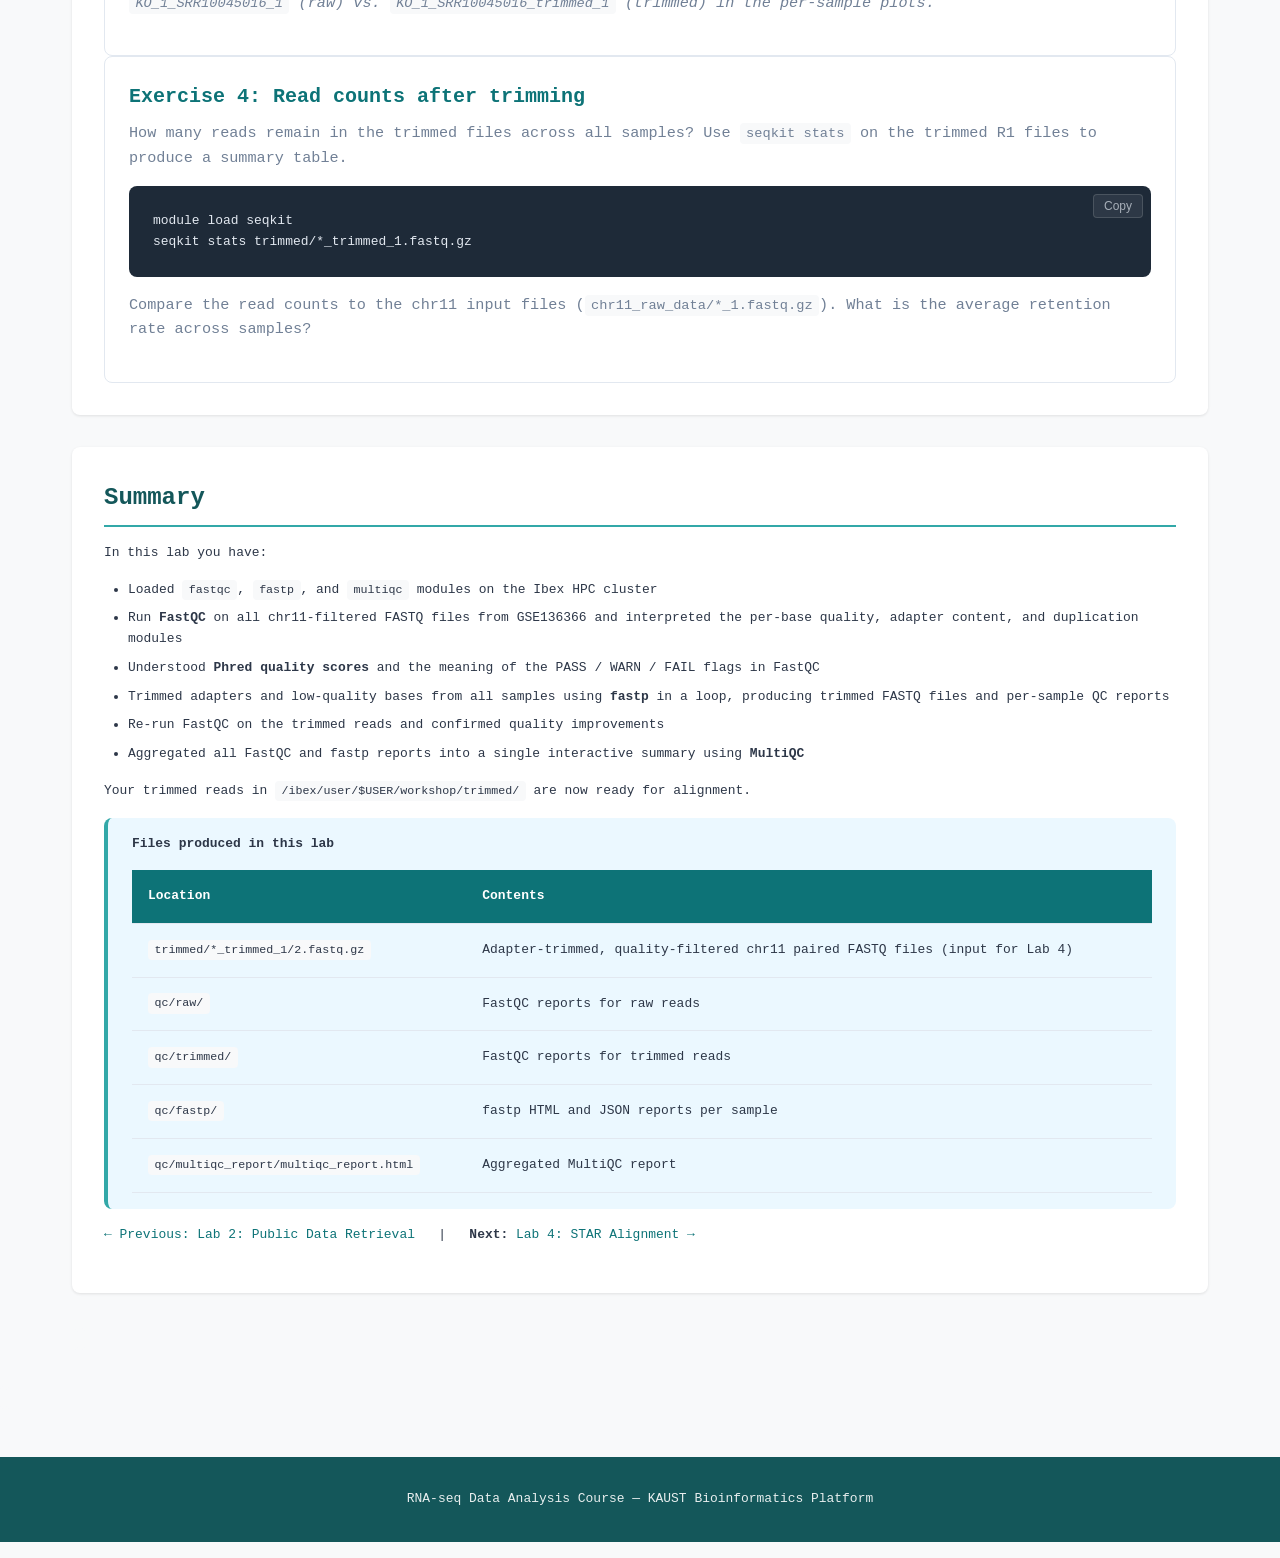
<file: html/lab-qc-preprocessing.html>
<!DOCTYPE html>
<html lang="en">
<head>
    <meta charset="UTF-8">
    <meta name="viewport" content="width=device-width, initial-scale=1.0">
    <title>Lab 3: QC and Preprocessing — RNA-seq Data Analysis Course</title>
    <link rel="stylesheet" href="../css/style.css">
</head>
<body>
    <nav>
        <div class="nav-container">
            <a href="../index.html" class="logo">The Bioinformatics Platform - KAUST</a>
            <button class="nav-toggle" onclick="toggleNav()">&#9776;</button>
            <ul id="nav-menu">
                <li><a href="../index.html">Home</a></li>
                <li><a href="schedule.html">Schedule</a></li>
                <li><a href="labs.html" class="active">Labs</a></li>
                <li><a href="setup.html">Setup</a></li>
            </ul>
        </div>
    </nav>

    <main>
        <h1>Lab 3: QC and Preprocessing</h1>

        <div class="lab-nav">
            <a href="#part1"><span class="part-num">Part 1</span><span class="part-label">Setup on Ibex</span></a>
            <a href="#part2"><span class="part-num">Part 2</span><span class="part-label">FastQC</span></a>
            <a href="#part3"><span class="part-num">Part 3</span><span class="part-label">fastp Trimming</span></a>
            <a href="#part4"><span class="part-num">Part 4</span><span class="part-label">Post-trim FastQC</span></a>
            <a href="#part5"><span class="part-num">Part 5</span><span class="part-label">MultiQC Report</span></a>
        </div>
        <p>In this lab you will assess the quality of the <strong>chromosome 11-filtered reads</strong> from <strong>GSE136366</strong>, trim adapters and low-quality bases using <code>fastp</code>, re-assess quality after trimming, and aggregate all QC reports into a single interactive summary with <code>MultiQC</code>.</p>

        <div class="info-box tip">
            <strong>Why chromosome 11?</strong>
            <p>Working with chr11-filtered reads (~3–4 million reads per sample) gives enough data for biologically meaningful QC, alignment, and quantification result while keeping runtimes under a few minutes per sample on Ibex. Chromosome 11 encodes many well-studied neuronal genes relevant to TDP-43 biology, making it an ideal subset for this dataset. <br/>
                From Lab 6 onwards, the full dataset is used since nf-core pipelines are optimised for large-scale data.
            </p>
        </div>

        <div class="info-box note">
            <strong>Learning Objectives</strong>
            <ul>
                <li>Run <code>FastQC</code> on raw reads and interpret the key report modules</li>
                <li>Understand Phred quality scores and what PASS / WARN / FAIL mean</li>
                <li>Trim adapters and low-quality bases with <code>fastp</code> using a loop over all samples</li>
                <li>Re-run <code>FastQC</code> on trimmed reads to verify improvement</li>
                <li>Aggregate all QC outputs into one report with <code>MultiQC</code></li>
            </ul>
        </div>

        <!-- ================================ -->
        <!-- Part 1: Setup on Ibex            -->
        <!-- ================================ -->
        <section id="part1">
            <h2>Part 1: Setup on Ibex</h2>
            <p>All work in this lab is performed on the KAUST Ibex HPC cluster. Start an interactive session and load the required tools before running any commands.</p>

            <div class="step" data-step="1">
                <h3>Connect to Ibex and start an interactive session</h3>
                <pre><code># Connect to the Ibex login node
ssh username@ilogin.ibex.kaust.edu.sa

# Start an interactive compute session (never run analyses on login nodes!)
srun --pty --time=4:00:00 --mem=16G --cpus-per-task=4 bash</code></pre>
                <div class="info-box tip">
                    <strong>Tip: Interactive vs. batch jobs</strong>
                    <p>For this lab the commands are fast enough to run interactively. For full-size datasets, submit them as SLURM batch jobs (<code>sbatch</code>) so they can run unattended overnight.</p>
                </div>
            </div>

            <div class="step" data-step="2">
                <h3>Load required modules</h3>
                <pre><code># Load the three tools used in this lab
module load fastqc
module load fastp
module load multiqc

# Confirm all three are loaded
module list

# Quick version checks
fastqc --version
fastp --version
multiqc --version</code></pre>
                <div class="info-box note">
                    <strong>Module names on Ibex</strong>
                    <p>If <code>module load fastqc</code> fails, search for the correct module name with <code>module avail fastqc</code>. Module names are sometimes case-sensitive or include a version suffix (e.g., <code>fastqc/0.12.1</code>).</p>
                </div>
            </div>

            <div class="step" data-step="3">
                <h3>Navigate to your workspace and create output directories</h3>
                <pre><code># Go to your workshop directory
cd /ibex/user/$USER/workshop

# Create subdirectories for trimmed reads and QC results
mkdir -p trimmed
mkdir -p qc/raw
mkdir -p qc/trimmed
mkdir -p qc/fastp
mkdir -p qc/multiqc_report

# Verify the structure
ls -la</code></pre>
            </div>

            <div class="step" data-step="4">
                <h3>Copy the chr11 FASTQ files from the shared course directory</h3>
                <p>For Labs 3–5 we work with a <strong>chromosome 11-filtered subset</strong> of GSE136366. These files are pre-prepared on Ibex shared storage — copying takes only a few seconds.</p>
                <pre><code>cd /ibex/user/$USER/workshop

# Create the dedicated directory for chr11 data
mkdir -p chr11_raw_data

# Copy all chr11 FASTQs from the shared Ibex path
cp /biocorelab/BIX/resources/datasets/rnaseq/GSE136366_KO_chr11/*.fastq.gz chr11_raw_data/

# Verify — you should see 12 files (6 samples × 2 paired-end reads)
ls -lh chr11_raw_data/</code></pre>
                <div class="info-box note">
                    <strong>Expected files</strong>
                    <pre><code>KO_1_SRR10045016_1.fastq.gz   KO_1_SRR10045016_2.fastq.gz
KO_2_SRR10045017_1.fastq.gz   KO_2_SRR10045017_2.fastq.gz
KO_3_SRR10045018_1.fastq.gz   KO_3_SRR10045018_2.fastq.gz
WT_1_SRR10045019_1.fastq.gz   WT_1_SRR10045019_2.fastq.gz
WT_2_SRR10045020_1.fastq.gz   WT_2_SRR10045020_2.fastq.gz
WT_3_SRR10045021_1.fastq.gz   WT_3_SRR10045021_2.fastq.gz</code></pre>
                    <p><strong>Naming convention:</strong> <code>{condition}_{replicate}_{SRR}_{read}.fastq.gz</code> — <code>KO</code> = TDP-43 knockdown, <code>WT</code> = wild type (control).</p>
                </div>
            </div>

            <div class="step" data-step="5">
                <h3>Verify read counts</h3>
                <pre><code>module load seqkit
seqkit stats chr11_raw_data/*_1.fastq.gz</code></pre>
                <p>Expect approximately <strong>3–4 million reads per sample</strong> — sufficient for biologically meaningful QC, alignment, and quantification on chromosome 11.</p>
            </div>
        </section>

        <!-- ========================================= -->
        <!-- Part 2: Quality Control with FastQC       -->
        <!-- ========================================= -->
        <section id="part2">
            <h2>Part 2: Quality Control with FastQC</h2>
            <p><strong>FastQC</strong> is the most widely used tool for assessing the quality of raw sequencing reads. It reads one or more FASTQ files and produces an HTML report with a series of diagnostic plots and summary flags (PASS / WARN / FAIL) for each quality module.</p>

            <div class="info-box note">
                <strong>What FastQC checks</strong>
                <table class="schedule-table">
                    <tr><th>Module</th><th>What to look for</th></tr>
                    <tr><td>Per Base Sequence Quality</td><td>Quality should stay above Q28 across the full read length. A drop at the 3&prime; end is normal for Illumina reads.</td></tr>
                    <tr><td>Per Sequence Quality Scores</td><td>The distribution should be unimodal and shifted towards high scores (Q30+).</td></tr>
                    <tr><td>Adapter Content</td><td>Any adapter signal &gt;5% indicates reads shorter than the sequenced fragment — trim before alignment.</td></tr>
                    <tr><td>Sequence Duplication Levels</td><td>RNA-seq libraries commonly show high duplication due to highly expressed transcripts. WARN/FAIL here is expected.</td></tr>
                    <tr><td>Overrepresented Sequences</td><td>WARN/FAIL often caused by adapter dimers or rRNA — worth investigating if &gt;1% of reads.</td></tr>
                    <tr><td>Per Base Sequence Content</td><td>The first 10–15 bp may show biased content due to random hexamer priming — this is expected in RNA-seq.</td></tr>
                </table>
            </div>

            <div class="info-box note">
                <strong>Phred Quality Scores (Q-scores)</strong>
                <p>Each base in a FASTQ file has a quality score encoded as a single ASCII character. The numeric Phred score Q is defined as:</p>
                <pre><code>Q = -10 * log10(P)   where P = probability of a wrong base call</code></pre>
                <table class="schedule-table">
                    <tr><th>Phred Score</th><th>Error probability</th><th>Accuracy</th><th>Typical threshold</th></tr>
                    <tr><td>Q10</td><td>1 in 10</td><td>90%</td><td>Poor — discard or trim</td></tr>
                    <tr><td>Q20</td><td>1 in 100</td><td>99%</td><td>Minimum acceptable</td></tr>
                    <tr><td>Q30</td><td>1 in 1,000</td><td>99.9%</td><td>Good quality</td></tr>
                    <tr><td>Q40</td><td>1 in 10,000</td><td>99.99%</td><td>Excellent quality</td></tr>
                </table>
                <p>Most downstream tools (aligners, variant callers) recommend at least <strong>Q20</strong> per-base quality. Aim for &ge;80% of bases at Q30 or above.</p>
            </div>

            <div class="step" data-step="1">
                <h3>Run FastQC on all raw chr11 FASTQ files</h3>
                <pre><code>cd /ibex/user/$USER/workshop

# Run FastQC on all chr11 R1 and R2 files simultaneously
fastqc chr11_raw_data/*_1.fastq.gz chr11_raw_data/*_2.fastq.gz \
    -o qc/raw/ \
    --threads 4

# Check the output — one .html and one .zip per file
ls -lh qc/raw/</code></pre>
                <div class="info-box tip">
                    <strong>Tip: FastQC key options</strong>
                    <table class="schedule-table">
                        <tr><th>Option</th><th>Description</th></tr>
                        <tr><td><code>-o</code></td><td>Output directory for reports</td></tr>
                        <tr><td><code>--threads</code></td><td>Number of files to process in parallel (set to match <code>--cpus-per-task</code>)</td></tr>
                        <tr><td><code>--extract</code></td><td>Unzip the output ZIP archives automatically</td></tr>
                        <tr><td><code>--quiet</code></td><td>Suppress progress messages (useful in scripts)</td></tr>
                    </table>
                </div>
            </div>

            <div class="step" data-step="2">
                <h3>View the FastQC HTML report</h3>
                <p>FastQC produces one <code>.html</code> report per input file. To view it you need to transfer it to your local computer or open it via the wondow explorer.</p>
                <pre><code># Option A: Copy a report to your local machine (run this on your LOCAL terminal)
scp username@ilogin.ibex.kaust.edu.sa:/ibex/user/username/workshop/qc/raw/KO_1_SRR10045016_1_fastqc.html ~/Desktop/

#Or Option B: use the window explorer and connect to Ibex</pre>
            </div>

            <div class="step" data-step="3">
                <h3>Interpret key modules for GSE136366</h3>
                <p>When reviewing the FastQC report for this dataset, pay attention to:</p>
                <ul>
                    <li><strong>Per Base Sequence Quality:</strong> Look for a quality drop at the 3&prime; end of reads. Values consistently below Q28 warrant trimming.</li>
                    <li><strong>Adapter Content:</strong> Check whether Illumina Universal Adapter or TruSeq adapter sequences appear. If any sample shows &gt;5% adapter contamination, trimming is essential.</li>
                    <li><strong>Sequence Duplication Levels:</strong> RNA-seq libraries almost always show high duplication levels (FAIL) because highly expressed genes contribute many identical reads. This is normal and does not need to be corrected at this stage.</li>
                    <li><strong>Per Base Sequence Content:</strong> Biased nucleotide composition in the first ~10 bp is a known artefact of random hexamer priming used during library preparation and is expected in RNA-seq data.</li>
                </ul>
            </div>
        </section>

        <!-- ============================================================ -->
        <!-- Part 3: Adapter Trimming and Quality Filtering with fastp    -->
        <!-- ============================================================ -->
        <section id="part3">
            <h2>Part 3: Adapter Trimming and Quality Filtering with fastp</h2>
            <p><strong>fastp</strong> is an all-in-one FASTQ preprocessing tool that automatically detects and removes adapter sequences, trims low-quality bases from read ends, filters short reads, and produces a rich HTML + JSON quality report — all in a single fast pass over the data.</p>

            <div class="info-box note">
                <strong>What fastp does</strong>
                <ul>
                    <li><strong>Adapter auto-detection:</strong> Infers adapter sequences from the data itself for paired-end libraries — no need to specify adapter sequences manually.</li>
                    <li><strong>Quality trimming:</strong> Removes low-quality bases from the 3&prime; end of reads using a sliding window or per-base threshold.</li>
                    <li><strong>Length filtering:</strong> Discards reads that become too short after trimming (typically &lt;50 bp).</li>
                    <li><strong>Low-complexity filtering:</strong> Optionally removes reads dominated by repetitive sequences (e.g., poly-A tails).</li>
                    <li><strong>QC reports:</strong> Produces an HTML report and a machine-readable JSON file per sample, which MultiQC can aggregate.</li>
                </ul>
            </div>

            <div class="step" data-step="1">
                <h3>Run fastp on all samples using a loop</h3>
                <pre><code>cd /ibex/user/$USER/workshop

# Loop over every SRR accession and trim each pair
for r1 in chr11_raw_data/*_1.fastq.gz; do
    sample=$(basename "$r1" _1.fastq.gz)
    echo "Trimming $sample ..."
    fastp \
        -i chr11_raw_data/${sample}_1.fastq.gz \
        -I chr11_raw_data/${sample}_2.fastq.gz \
        -o trimmed/${sample}_trimmed_1.fastq.gz \
        -O trimmed/${sample}_trimmed_2.fastq.gz \
        --json qc/fastp/${sample}_fastp.json \
        --html qc/fastp/${sample}_fastp.html \
        --thread 4 \
        --detect_adapter_for_pe \
        --qualified_quality_phred 20 \
        --length_required 50
done

echo "Trimming complete."
ls -lh trimmed/</code></pre>
            </div>

            <div class="step" data-step="2">
                <h3>Understand the key fastp parameters</h3>
                <div class="info-box note">
                    <strong>fastp parameter reference</strong>
                    <table class="schedule-table">
                        <tr><th>Parameter</th><th>Description</th></tr>
                        <tr><td><code>-i / -I</code></td><td>Input R1 / R2 FASTQ files</td></tr>
                        <tr><td><code>-o / -O</code></td><td>Output trimmed R1 / R2 FASTQ files</td></tr>
                        <tr><td><code>--json</code></td><td>Path for the machine-readable JSON report (used by MultiQC)</td></tr>
                        <tr><td><code>--html</code></td><td>Path for the human-readable HTML report</td></tr>
                        <tr><td><code>--thread</code></td><td>Number of CPU threads (match your <code>--cpus-per-task</code>)</td></tr>
                        <tr><td><code>--detect_adapter_for_pe</code></td><td>Automatically detect adapter sequences for paired-end data — recommended for most Illumina libraries</td></tr>
                        <tr><td><code>--qualified_quality_phred 20</code></td><td>A base is considered &ldquo;low quality&rdquo; if its Phred score is below Q20. Used for sliding-window trimming and unqualified base counting.</td></tr>
                        <tr><td><code>--length_required 50</code></td><td>Discard reads shorter than 50 bp after trimming (prevents very short reads from causing misalignments)</td></tr>
                    </table>
                </div>
                <div class="info-box tip">
                    <strong>Tip: Additional fastp options worth knowing</strong>
                    <ul>
                        <li><code>--cut_tail</code> — Enable 3&prime; sliding-window quality trimming (cuts once the window average drops below <code>--cut_mean_quality</code>).</li>
                        <li><code>--low_complexity_filter</code> — Remove reads with &gt;30% low-complexity content (useful if rRNA removal was not performed).</li>
                        <li><code>--trim_poly_x</code> — Trim poly-A / poly-T / poly-G / poly-C tails at the 3&prime; end.</li>
                        <li><code>--dedup</code> — Remove duplicate reads based on exact sequence match (use cautiously for RNA-seq).</li>
                    </ul>
                </div>
            </div>

            <div class="step" data-step="3">
                <h3>Inspect a fastp HTML report</h3>
                <p>Each sample produces its own fastp HTML report. Key sections to review:</p>
                <pre><code># Copy a fastp report to your local machine (run on your LOCAL terminal)
scp username@ilogin.ibex.kaust.edu.sa:/ibex/user/username/workshop/qc/fastp/KO_1_SRR10045016_fastp.html ~/Desktop/

#Or Option B: use the window explorer and connect to Ibex</pre>
                <div class="info-box note">
                    <strong>Reading the fastp HTML report</strong>
                    <ul>
                        <li><strong>Summary table:</strong> Shows total reads before and after filtering, the percentage of reads passing filters, adapter trimming rate, and the percentage of bases at Q20 and Q30. A passing rate below 80% may indicate a library quality issue.</li>
                        <li><strong>Filtering result:</strong> Breaks down why reads were discarded — low quality, too short after trimming, too many Ns, or low complexity. &ldquo;Too short&rdquo; is the most common category when adapter contamination is present.</li>
                        <li><strong>Insert size distribution:</strong> Shows the estimated fragment length. A bimodal or very short peak may indicate adapter dimers in the original library.</li>
                        <li><strong>Quality plots (before/after):</strong> Side-by-side per-base and per-read quality distributions confirm that trimming improved the data.</li>
                    </ul>
                </div>
            </div>
        </section>

        <!-- ============================================== -->
        <!-- Part 4: Post-trimming QC with FastQC          -->
        <!-- ============================================== -->
        <section id="part4">
            <h2>Part 4: Post-trimming QC with FastQC</h2>
            <p>Re-running FastQC on the trimmed reads confirms that adapter contamination has been removed and that per-base quality has improved. Always compare pre- and post-trimming reports before proceeding to alignment.</p>

            <div class="step" data-step="1">
                <h3>Run FastQC on the trimmed reads</h3>
                <pre><code>cd /ibex/user/$USER/workshop

# Run FastQC on all trimmed chr11 files
fastqc trimmed/*_trimmed_1.fastq.gz trimmed/*_trimmed_2.fastq.gz \
    -o qc/trimmed/ \
    --threads 4

# Verify outputs
ls -lh qc/trimmed/</code></pre>
            </div>

            <div class="step" data-step="2">
                <h3>Compare pre- and post-trimming reports</h3>
                <p>Open the FastQC report for the same sample from <code>qc/raw/</code> and <code>qc/trimmed/</code> side by side. Key differences to expect after trimming:</p>
                <ul>
                    <li><strong>Adapter Content:</strong> Should change from WARN/FAIL to PASS — adapter signal should be gone or negligible.</li>
                    <li><strong>Per Base Sequence Quality:</strong> The 3&prime; quality drop should be reduced or eliminated.</li>
                    <li><strong>Read count:</strong> Slightly lower because very short reads were discarded (<code>--length_required 50</code>).</li>
                    <li><strong>Sequence Duplication Levels:</strong> May remain FAIL — this is expected for RNA-seq and is not corrected by trimming.</li>
                </ul>
                <div class="info-box tip">
                    <strong>Tip: When trimming is not enough</strong>
                    <p>If FastQC still shows high adapter content after trimming, check whether the correct adapter sequences were detected. You can specify adapters manually in fastp using <code>--adapter_sequence</code> and <code>--adapter_sequence_r2</code>. Illumina TruSeq adapter sequences are widely documented.</p>
                </div>
            </div>
        </section>

        <!-- ============================================= -->
        <!-- Part 5: Aggregate Reports with MultiQC        -->
        <!-- ============================================= -->
        <section id="part5">
            <h2>Part 5: Aggregate Reports with MultiQC</h2>
            <p><strong>MultiQC</strong> scans a directory tree for output files from many bioinformatics tools (FastQC, fastp, STAR, Salmon, Picard, and dozens more) and compiles them into a single interactive HTML report. This makes it easy to compare quality metrics across all samples at a glance.</p>

            <div class="step" data-step="1">
                <h3>Run MultiQC over all QC outputs</h3>
                <pre><code>cd /ibex/user/$USER/workshop

# Aggregate FastQC (raw + trimmed) and fastp reports into one report
multiqc qc/ trimmed/ \
    --outdir qc/multiqc_report \
    --filename multiqc_report \
    --title "GSE136366 RNA-seq QC Report"

# List the output files
ls -lh qc/multiqc_report/</code></pre>
                <div class="info-box tip">
                    <strong>Tip: Useful MultiQC options</strong>
                    <table class="schedule-table">
                        <tr><th>Option</th><th>Description</th></tr>
                        <tr><td><code>--outdir</code></td><td>Directory for the output report</td></tr>
                        <tr><td><code>--filename</code></td><td>Base name for the output HTML file</td></tr>
                        <tr><td><code>--title</code></td><td>Title displayed in the report header</td></tr>
                        <tr><td><code>--ignore</code></td><td>Exclude files matching a pattern (e.g., <code>--ignore "*_raw_*"</code>)</td></tr>
                        <tr><td><code>--sample-names</code></td><td>Provide a TSV file to rename samples in the report</td></tr>
                        <tr><td><code>-f</code></td><td>Force overwrite if a report already exists</td></tr>
                    </table>
                </div>
            </div>

            <div class="step" data-step="2">
                <h3>Open the MultiQC report</h3>
                <pre><code># Copy the MultiQC report to your local machine (run on your LOCAL terminal)
scp -r username@ilogin.ibex.kaust.edu.sa:/ibex/user/$USER/workshop/qc/multiqc_report/ ~/Desktop/multiqc_report/

#Or Option B: use the window explorer and connect to Ibex</pre>

# Navigate to /ibex/user/&lt;username&gt;/workshop/qc/multiqc_report/
# Click multiqc_report.html to open in the browser</code></pre>
            </div>

            <div class="step" data-step="3">
                <h3>Interpret the MultiQC report</h3>
                <p>The MultiQC report is organized into collapsible sections, one per tool. Here is what to look for:</p>
                <div class="info-box note">
                    <strong>Key MultiQC sections for this lab</strong>
                    <ul>
                        <li>
                            <strong>General Statistics table (top of report):</strong> A summary row per sample showing % duplicates, % GC, average read quality, % reads passing FastQC, total reads after fastp filtering, and % adapter trimmed. Use this table to spot any sample that looks like an outlier.
                        </li>
                        <li>
                            <strong>FastQC: Per Sequence Quality Scores:</strong> All samples should cluster together. A sample shifted far to the left (lower quality) may need special attention.
                        </li>
                        <li>
                            <strong>FastQC: Adapter Content:</strong> Compare the raw vs. trimmed adapter plots side by side. After trimming, all lines should be flat near 0%.
                        </li>
                        <li>
                            <strong>fastp: Filtering Results:</strong> A stacked bar chart showing reads that passed vs. were discarded per sample. If a sample loses &gt;20% of reads, investigate the reason (adapter dimers, poor quality, short insert sizes).
                        </li>
                        <li>
                            <strong>fastp: Insert Size:</strong> The insert size distribution across samples. For RNA-seq, a median insert size of 150–300 bp is typical.
                        </li>
                    </ul>
                </div>
                <div class="info-box tip">
                    <strong>Tip: Using MultiQC throughout the course</strong>
                    <p>MultiQC recognizes outputs from STAR (alignment), Salmon (quantification), Picard (duplication), RSeQC (BAM QC), and many other tools. As you complete later labs, simply re-run MultiQC pointing to the entire workshop directory to get an up-to-date combined report covering all analysis steps.</p>
                </div>
            </div>
        </section>

        <!-- ============ -->
        <!-- Exercises    -->
        <!-- ============ -->
        <section id="exercises">
            <h2>Exercises</h2>
            <p>Work through these exercises using the commands and concepts you have practised in the lab above. Use the tool reports and the MultiQC summary to find the answers.</p>

            <div class="card">
                <h3>Exercise 1: Filtering rate per sample</h3>
                <p>What percentage of reads were removed by fastp for one sample of your choice? Check both the fastp HTML report and the JSON file to find this value.</p>
                <p><em>Hint: Open <code>qc/fastp/SRR10009250_fastp.html</code> and look at the "Filtering result" summary table. Alternatively, inspect the JSON file:</em></p>
                <pre><code>cat qc/fastp/KO_1_SRR10045016_fastp.json | grep -A5 "filtering_result"</code></pre>
            </div>

            <div class="card">
                <h3>Exercise 2: Adapter detection in raw reads</h3>
                <p>Do any samples show notable adapter content in the raw FastQC reports? Which adapter sequence(s) were detected by fastp? Are the same adapters present in all samples or do they differ between samples?</p>
                <p><em>Hint: Check the "Adapter Content" module in the FastQC reports for the raw files in <code>qc/raw/</code>. Cross-reference with the "Adapter" section in the corresponding fastp HTML report.</em></p>
            </div>

            <div class="card">
                <h3>Exercise 3: Quality improvement after trimming</h3>
                <p>Open the FastQC "Per Base Sequence Quality" plot for the same sample before trimming (<code>qc/raw/</code>) and after trimming (<code>qc/trimmed/</code>). What changed? Did trimming improve the 3&prime; quality drop? Were any other modules upgraded from WARN/FAIL to PASS?</p>
                <p><em>Hint: The MultiQC report can display pre- and post-trimming FastQC results together. Look for sample names like <code>KO_1_SRR10045016_1</code> (raw) vs. <code>KO_1_SRR10045016_trimmed_1</code> (trimmed) in the per-sample plots.</em></p>
            </div>

            <div class="card">
                <h3>Exercise 4: Read counts after trimming</h3>
                <p>How many reads remain in the trimmed files across all samples? Use <code>seqkit stats</code> on the trimmed R1 files to produce a summary table.</p>
                <pre><code>module load seqkit
seqkit stats trimmed/*_trimmed_1.fastq.gz</code></pre>
                <p>Compare the read counts to the chr11 input files (<code>chr11_raw_data/*_1.fastq.gz</code>). What is the average retention rate across samples?</p>
            </div>
        </section>

        <!-- ========= -->
        <!-- Summary   -->
        <!-- ========= -->
        <section id="summary">
            <h2>Summary</h2>
            <p>In this lab you have:</p>
            <ul>
                <li>Loaded <code>fastqc</code>, <code>fastp</code>, and <code>multiqc</code> modules on the Ibex HPC cluster</li>
                <li>Run <strong>FastQC</strong> on all chr11-filtered FASTQ files from GSE136366 and interpreted the per-base quality, adapter content, and duplication modules</li>
                <li>Understood <strong>Phred quality scores</strong> and the meaning of the PASS / WARN / FAIL flags in FastQC</li>
                <li>Trimmed adapters and low-quality bases from all samples using <strong>fastp</strong> in a loop, producing trimmed FASTQ files and per-sample QC reports</li>
                <li>Re-run FastQC on the trimmed reads and confirmed quality improvements</li>
                <li>Aggregated all FastQC and fastp reports into a single interactive summary using <strong>MultiQC</strong></li>
            </ul>
            <p>Your trimmed reads in <code>/ibex/user/$USER/workshop/trimmed/</code> are now ready for alignment.</p>
            <div class="info-box note">
                <strong>Files produced in this lab</strong>
                <table class="schedule-table">
                    <tr><th>Location</th><th>Contents</th></tr>
                    <tr><td><code>trimmed/*_trimmed_1/2.fastq.gz</code></td><td>Adapter-trimmed, quality-filtered chr11 paired FASTQ files (input for Lab 4)</td></tr>
                    <tr><td><code>qc/raw/</code></td><td>FastQC reports for raw reads</td></tr>
                    <tr><td><code>qc/trimmed/</code></td><td>FastQC reports for trimmed reads</td></tr>
                    <tr><td><code>qc/fastp/</code></td><td>fastp HTML and JSON reports per sample</td></tr>
                    <tr><td><code>qc/multiqc_report/multiqc_report.html</code></td><td>Aggregated MultiQC report</td></tr>
                </table>
            </div>
            <p>
                <a href="lab-public-data.html">&larr; Previous: Lab 2: Public Data Retrieval</a>
                &nbsp;&nbsp;|&nbsp;&nbsp;
                <strong>Next:</strong> <a href="lab-alignment.html">Lab 4: STAR Alignment &rarr;</a>
            </p>
        </section>
    </main>

    <footer>
        <p>RNA-seq Data Analysis Course &mdash; KAUST Bioinformatics Platform</p>
    </footer>

    <script>
        function toggleNav() {
            document.getElementById('nav-menu').classList.toggle('show');
        }

        // Add copy buttons to all code blocks
        document.addEventListener('DOMContentLoaded', function() {
            const codeBlocks = document.querySelectorAll('pre');
            codeBlocks.forEach(function(pre) {
                const container = document.createElement('div');
                container.className = 'code-container';
                pre.parentNode.insertBefore(container, pre);
                container.appendChild(pre);

                const copyBtn = document.createElement('button');
                copyBtn.className = 'copy-btn';
                copyBtn.textContent = 'Copy';
                copyBtn.addEventListener('click', function() {
                    const code = pre.querySelector('code');
                    const text = code ? code.textContent : pre.textContent;
                    navigator.clipboard.writeText(text).then(function() {
                        copyBtn.textContent = 'Copied!';
                        copyBtn.classList.add('copied');
                        setTimeout(function() {
                            copyBtn.textContent = 'Copy';
                            copyBtn.classList.remove('copied');
                        }, 2000);
                    });
                });
                container.appendChild(copyBtn);
            });
        });
    </script>
</body>
</html>
</file>
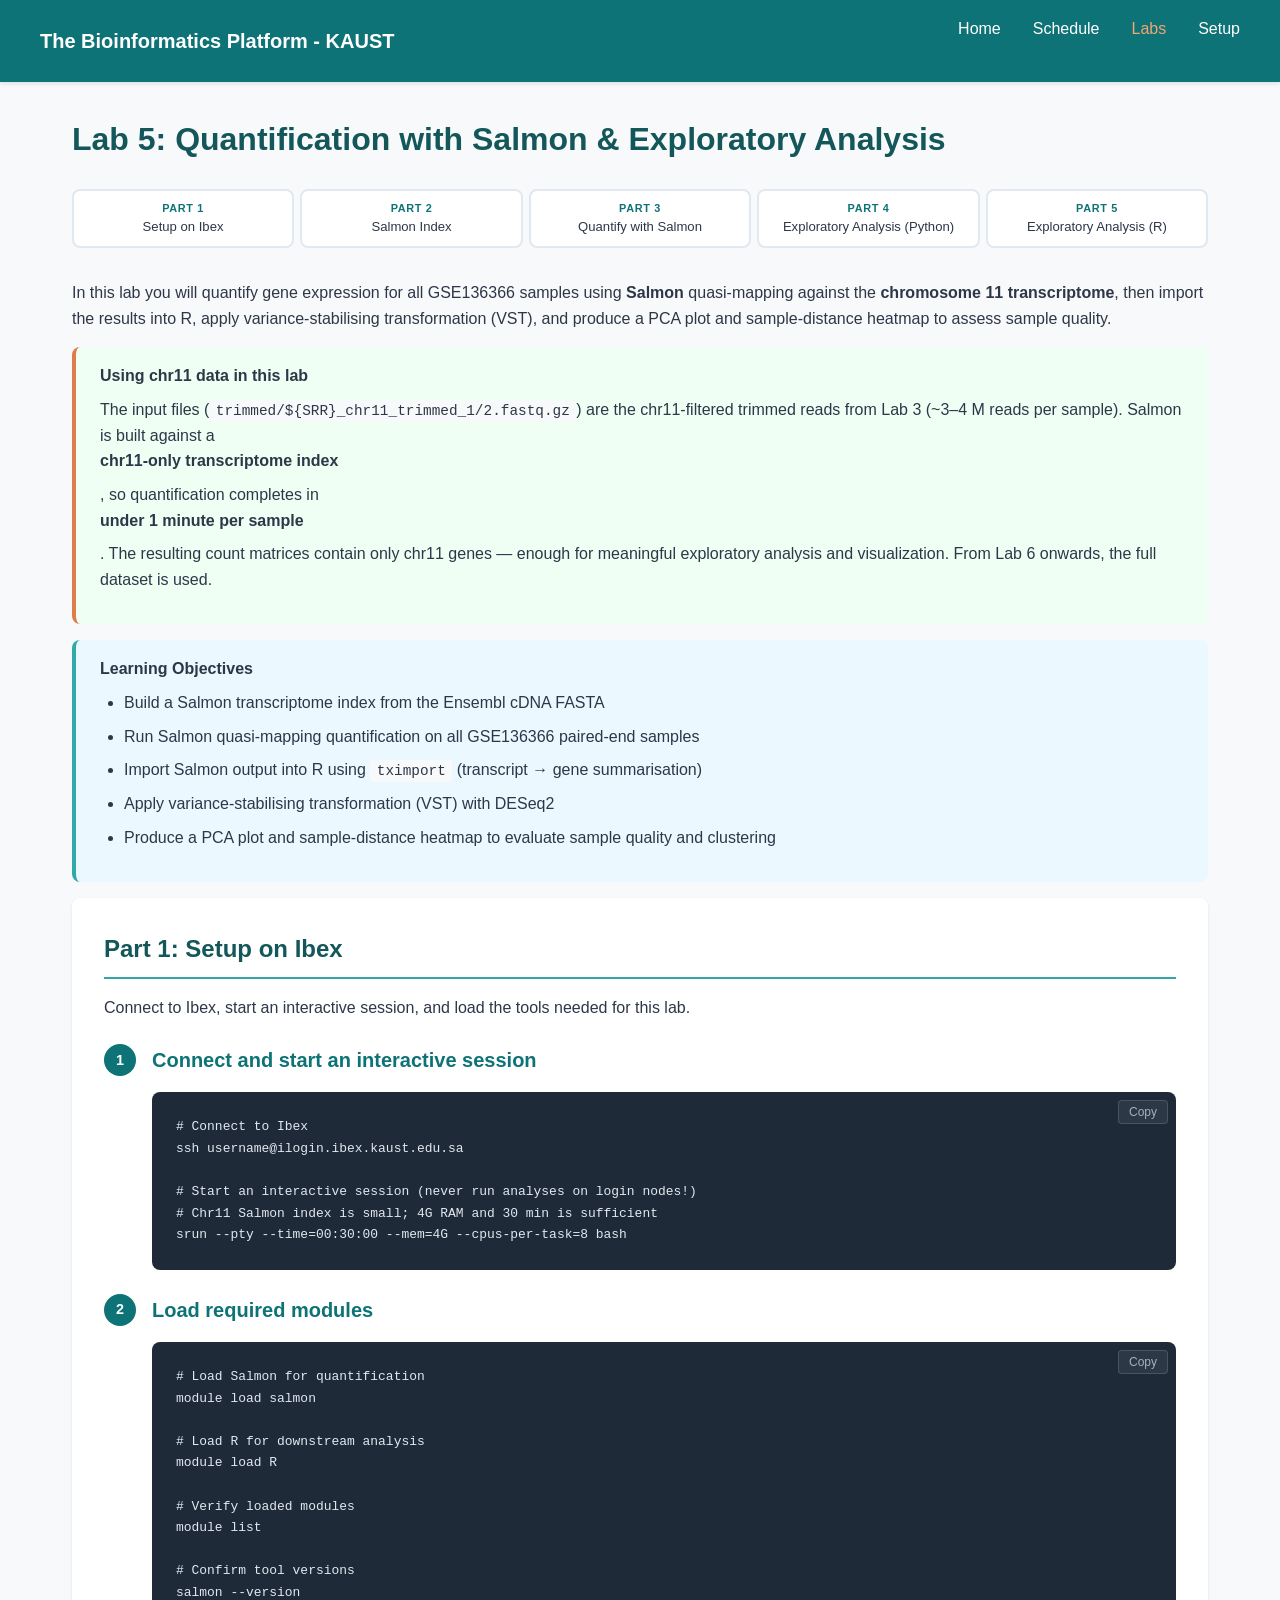
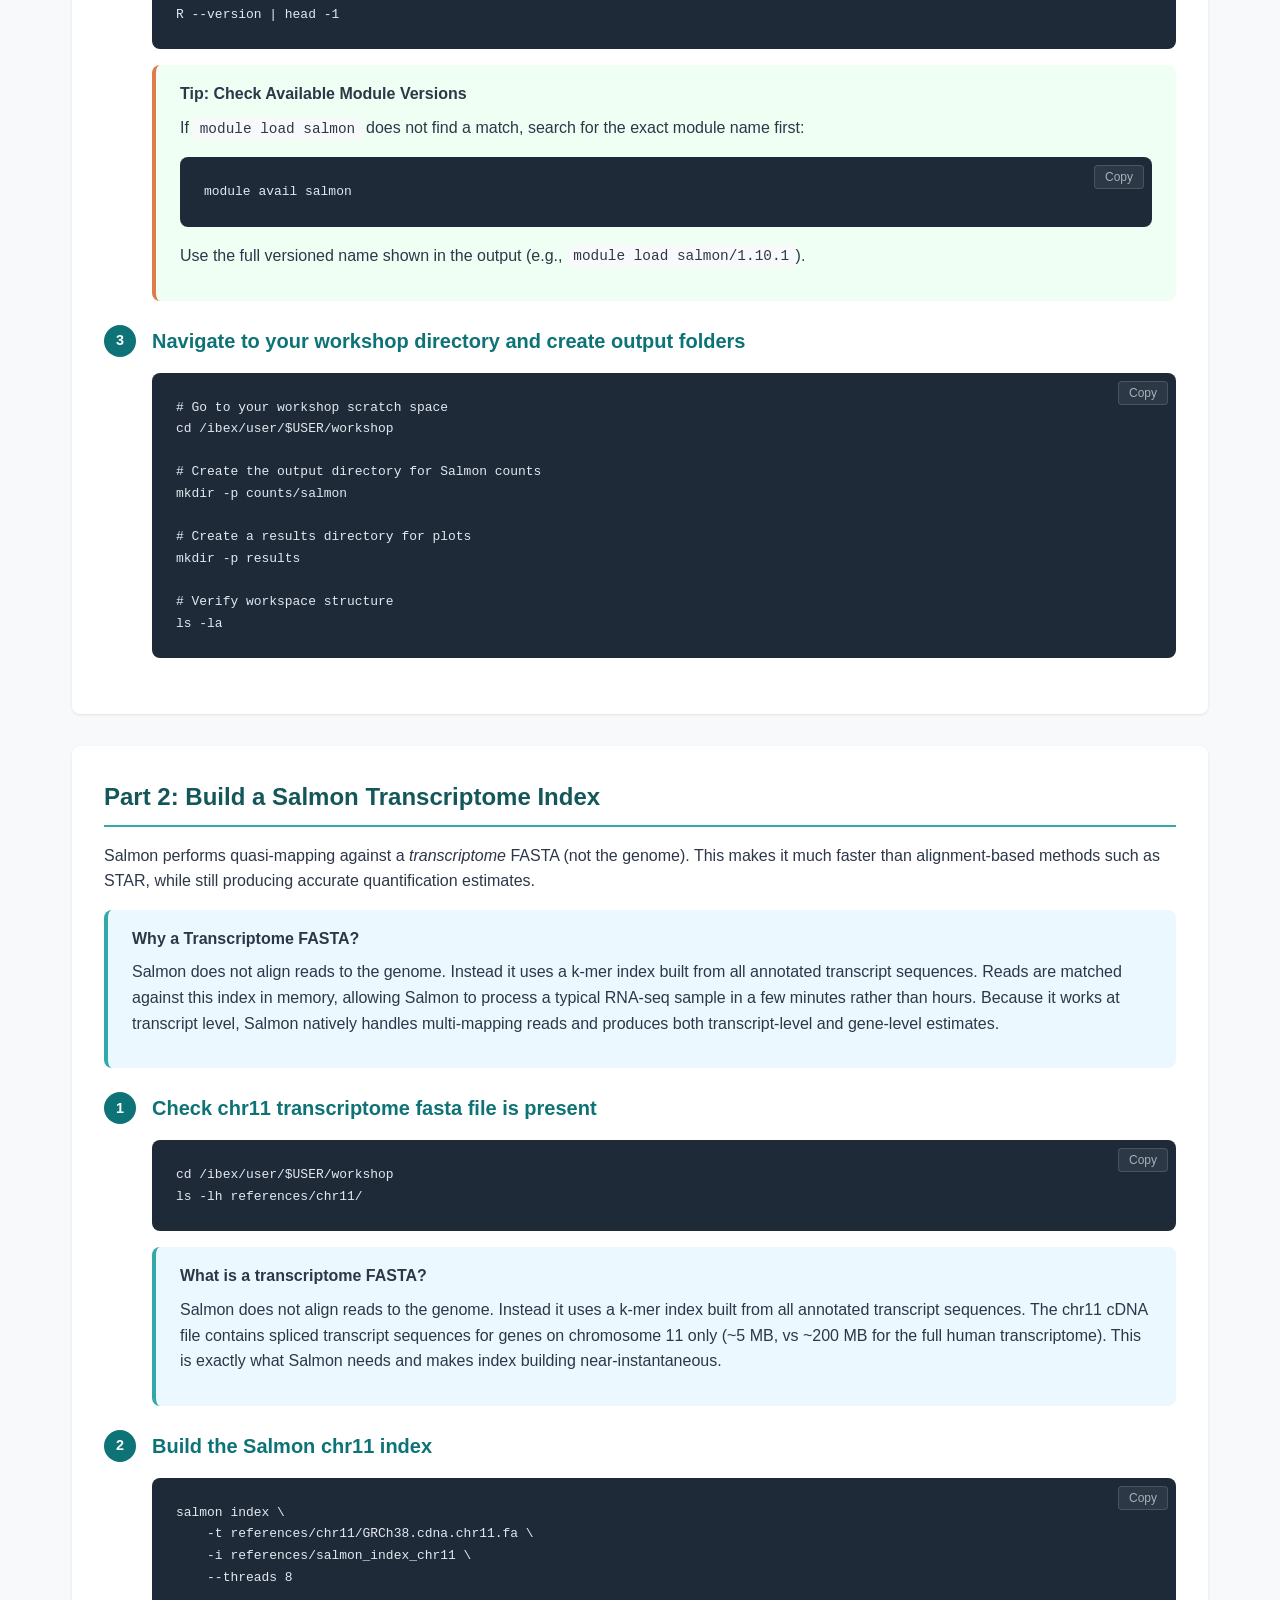
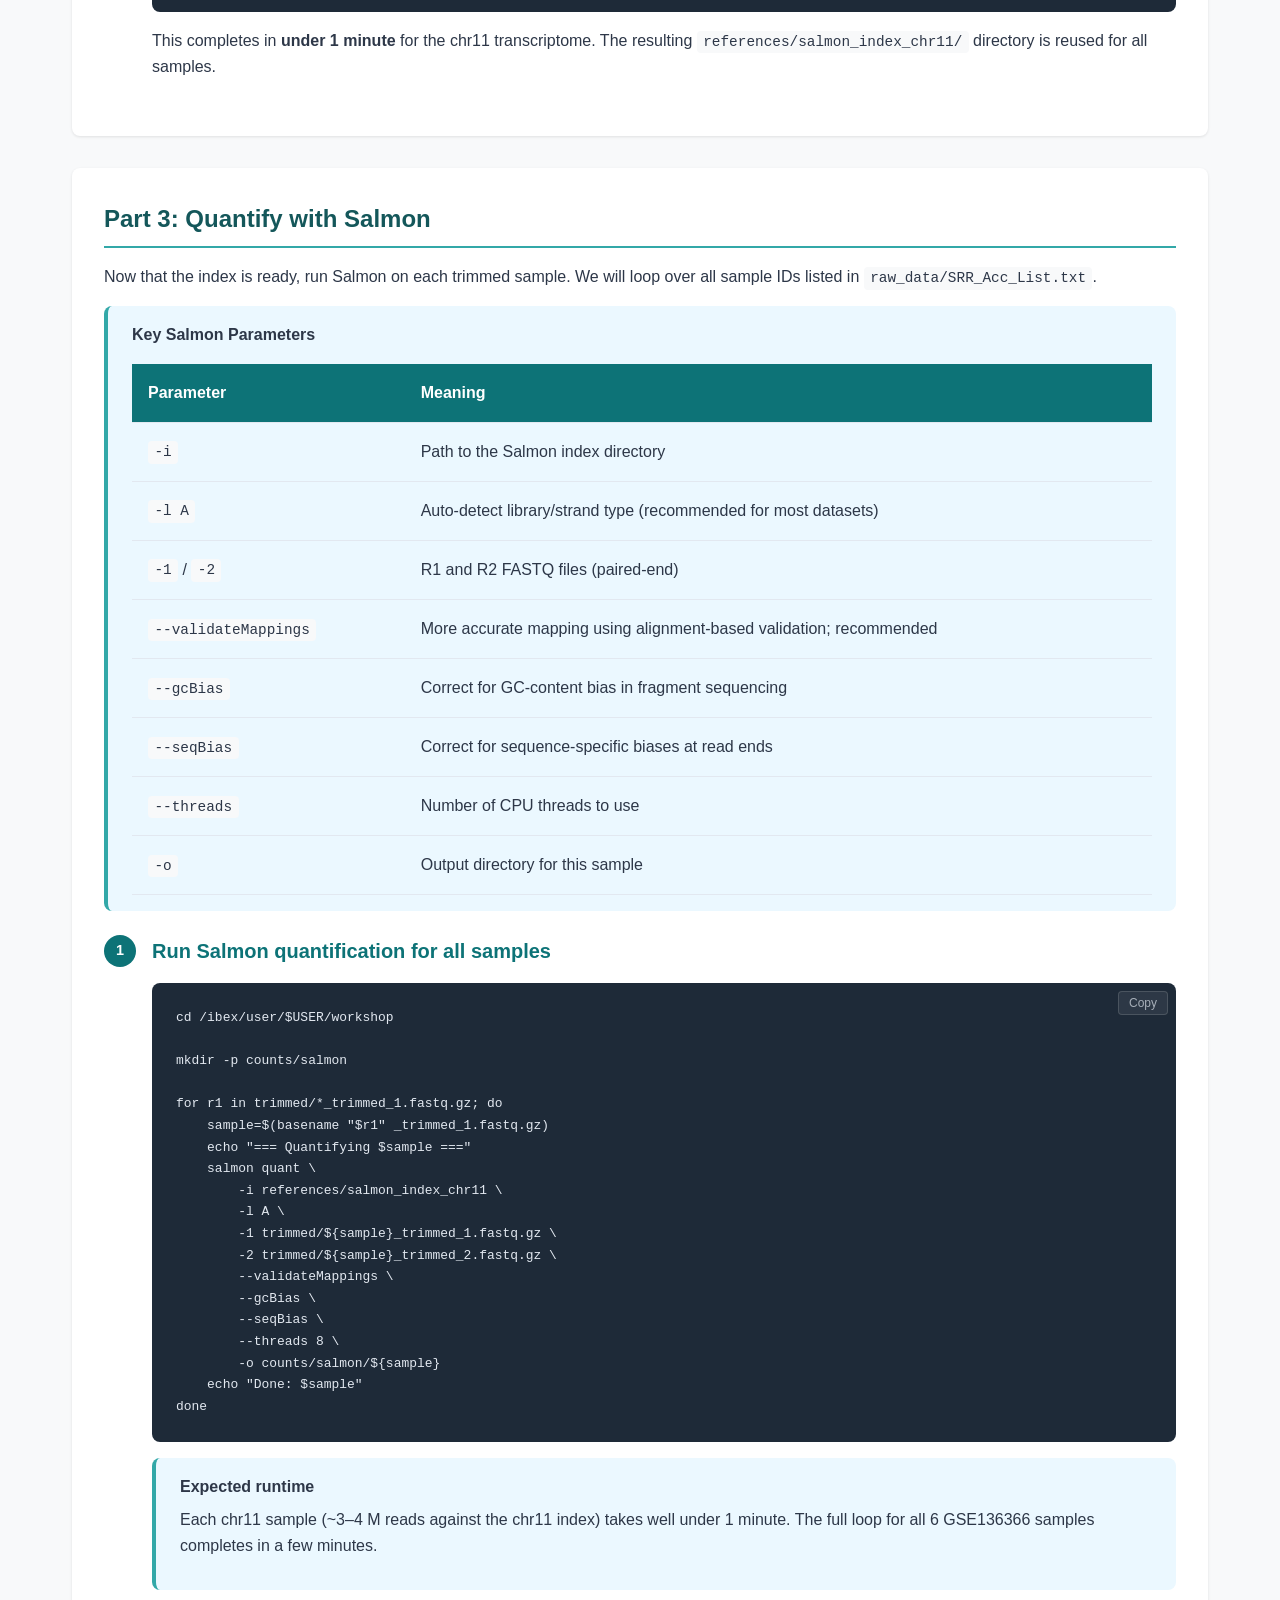
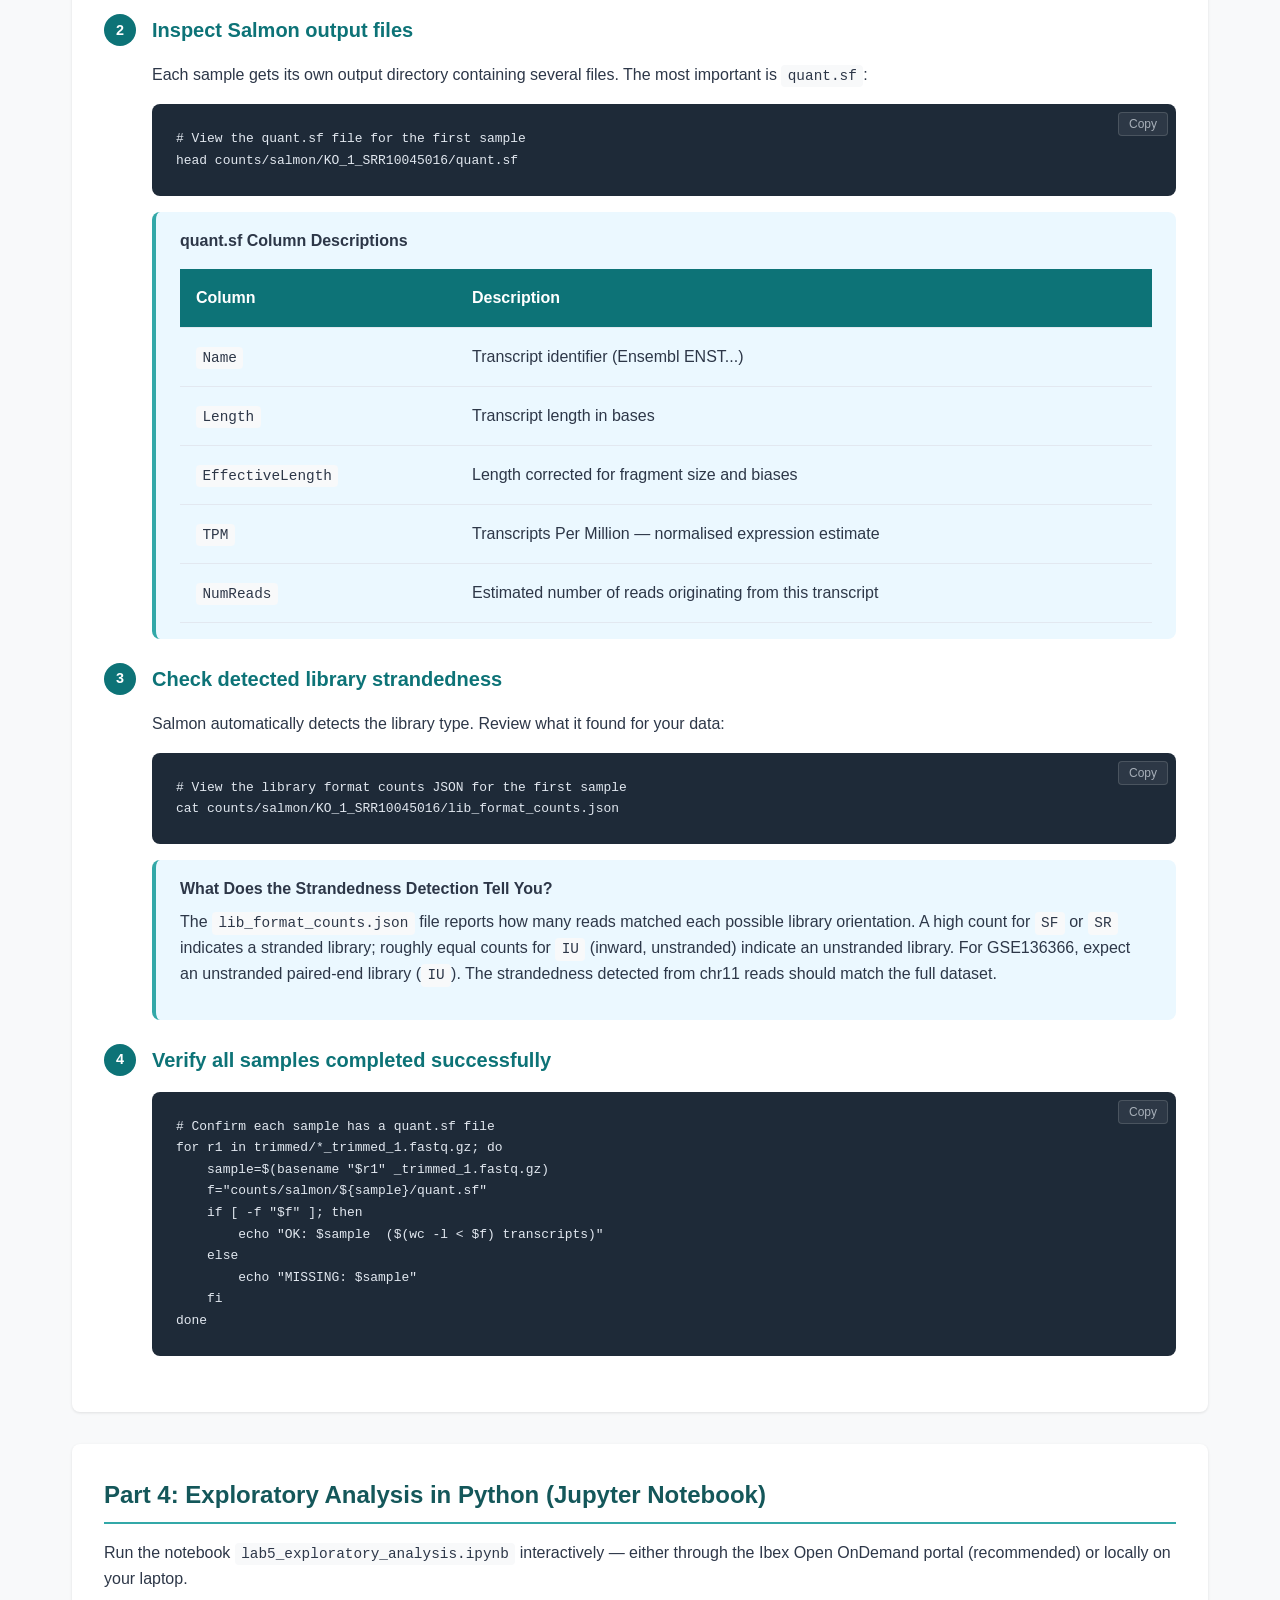
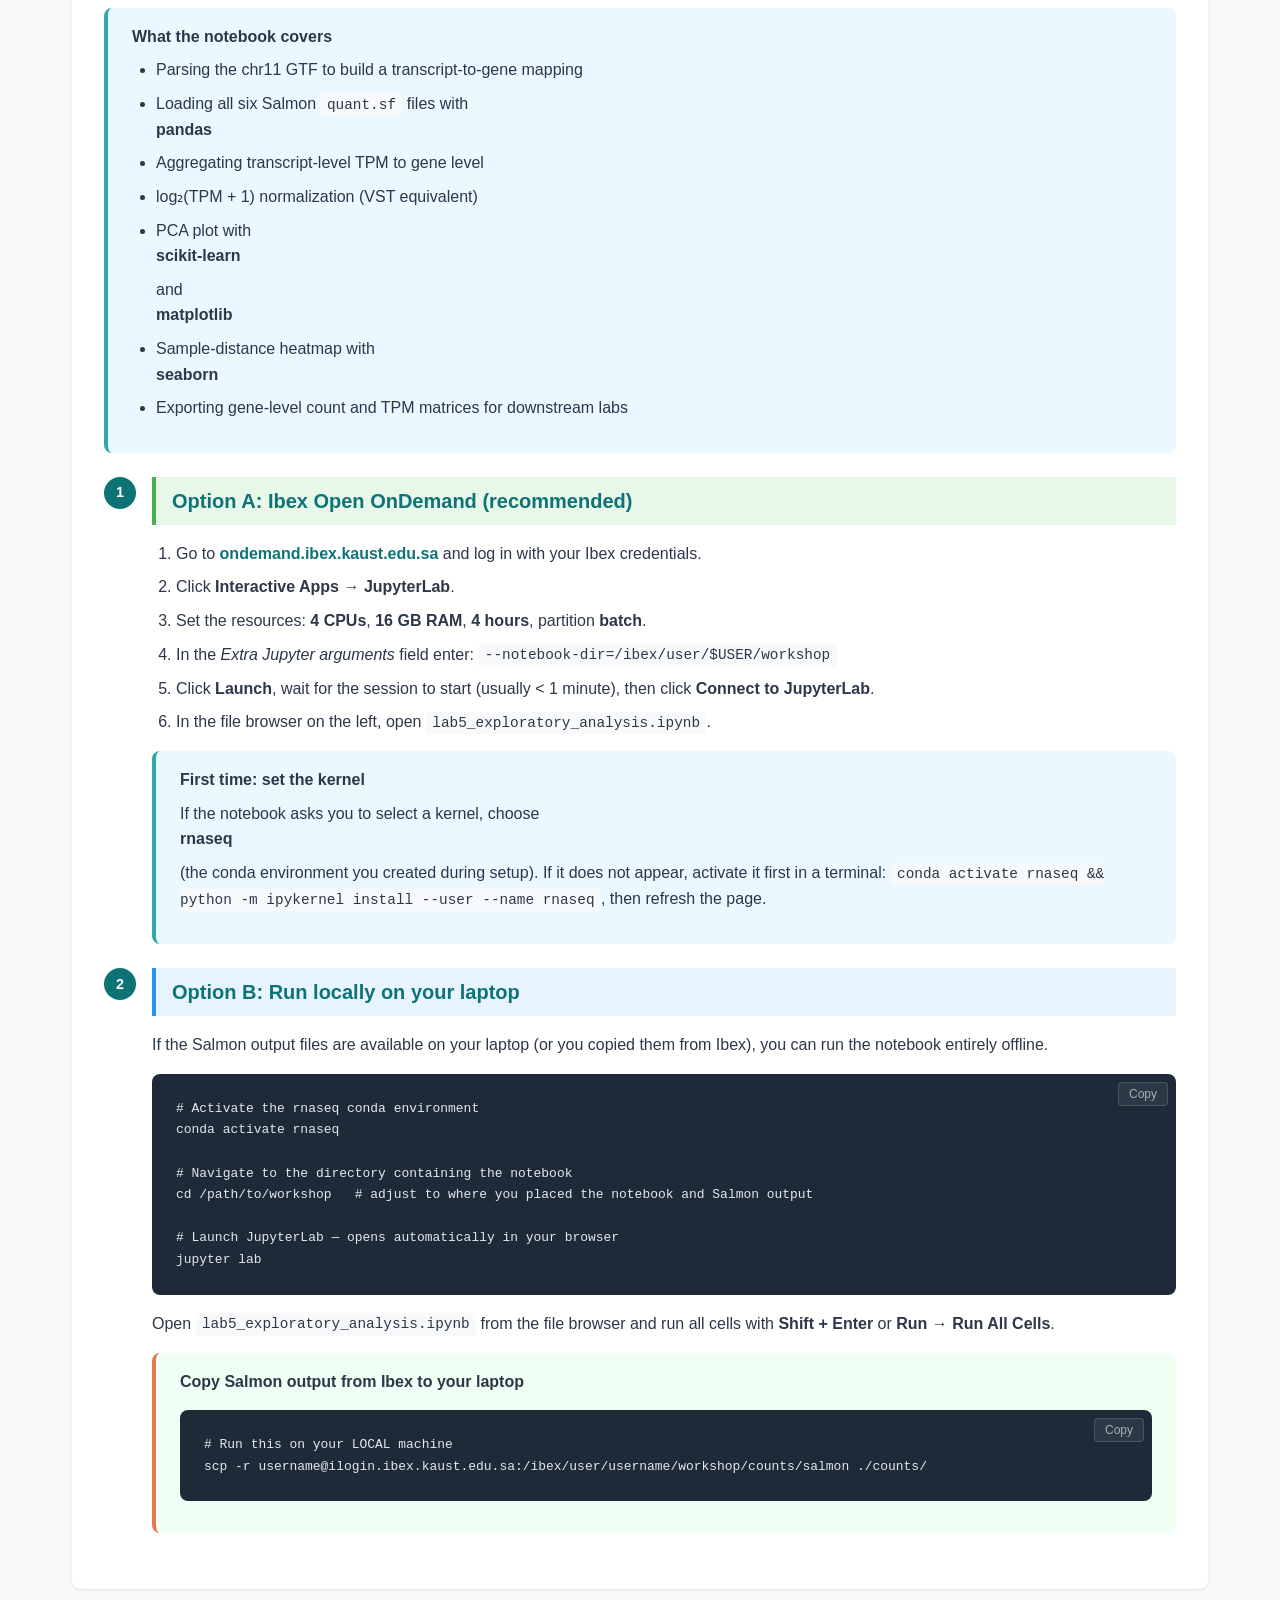
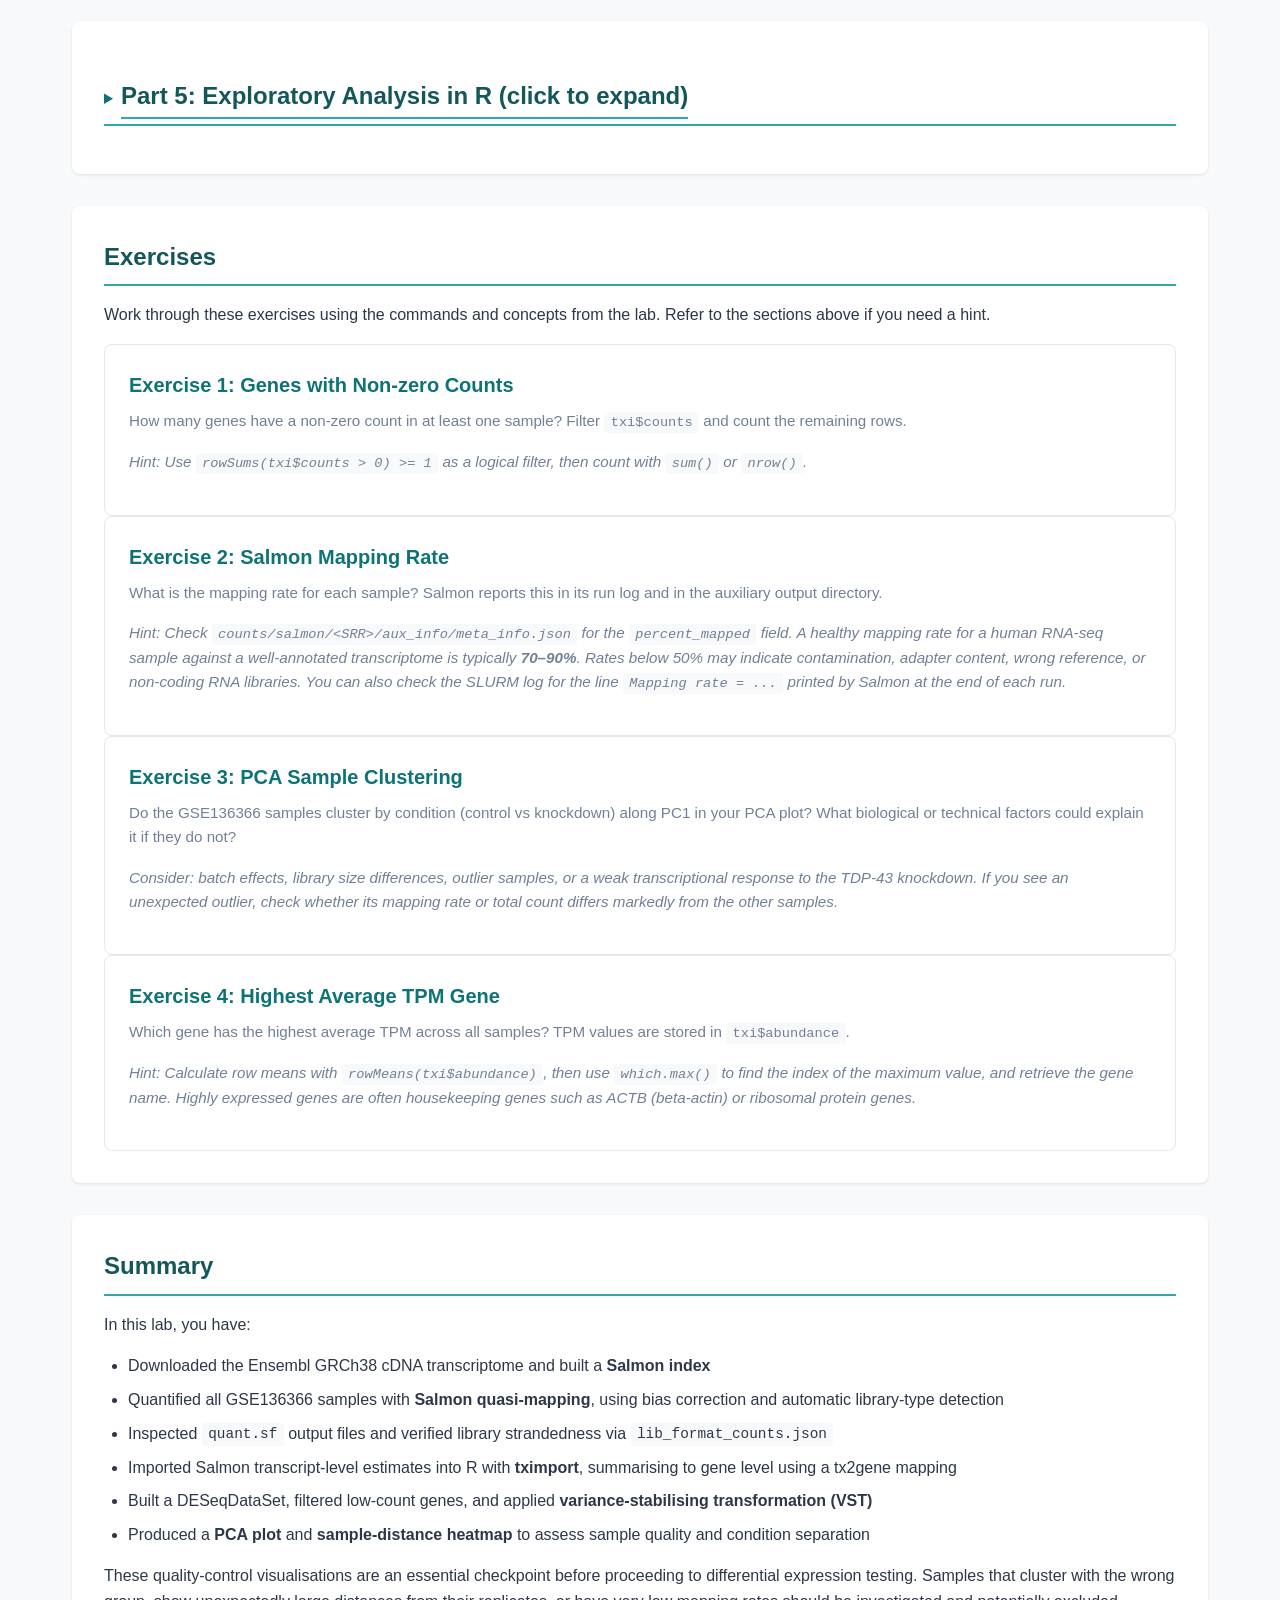
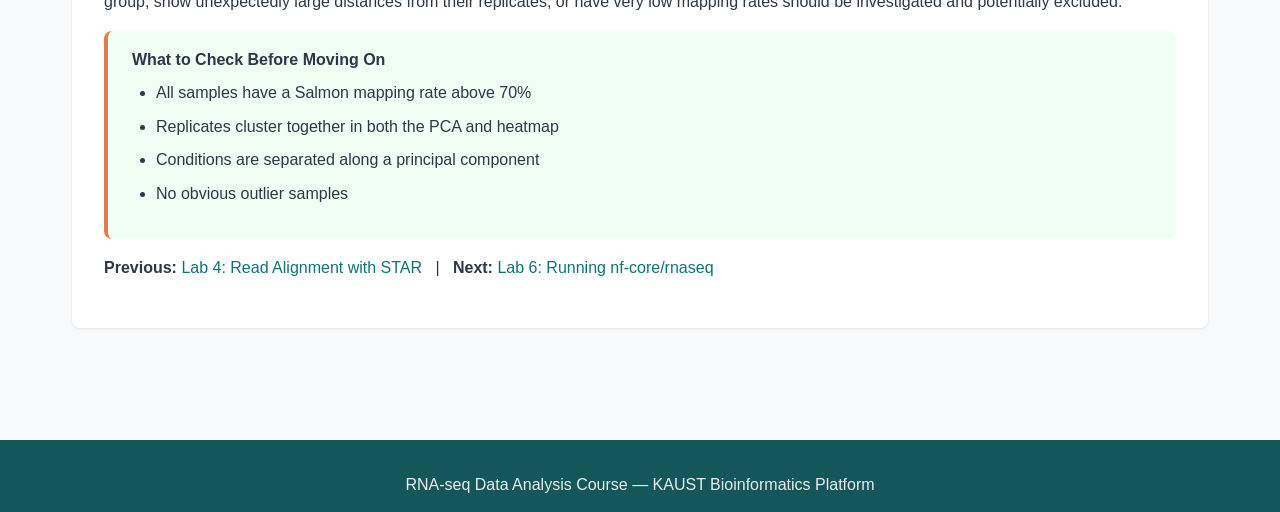
<file: html/lab-quantification.html>
<!DOCTYPE html>
<html lang="en">
<head>
    <meta charset="UTF-8">
    <meta name="viewport" content="width=device-width, initial-scale=1.0">
    <title>Lab 5: Quantification with Salmon &amp; Exploratory Analysis &mdash; RNA-seq Data Analysis Course</title>
    <link rel="stylesheet" href="../css/style.css">
</head>
<body>
    <nav>
        <div class="nav-container">
            <a href="../index.html" class="logo">The Bioinformatics Platform - KAUST</a>
            <button class="nav-toggle" onclick="toggleNav()">&#9776;</button>
            <ul id="nav-menu">
                <li><a href="../index.html">Home</a></li>
                <li><a href="schedule.html">Schedule</a></li>
                <li><a href="labs.html" class="active">Labs</a></li>
                <li><a href="setup.html">Setup</a></li>
            </ul>
        </div>
    </nav>

    <main>
        <h1>Lab 5: Quantification with Salmon &amp; Exploratory Analysis</h1>

        <div class="lab-nav">
            <a href="#part1"><span class="part-num">Part 1</span><span class="part-label">Setup on Ibex</span></a>
            <a href="#part2"><span class="part-num">Part 2</span><span class="part-label">Salmon Index</span></a>
            <a href="#part3"><span class="part-num">Part 3</span><span class="part-label">Quantify with Salmon</span></a>
            <a href="#part4"><span class="part-num">Part 4</span><span class="part-label">Exploratory Analysis (Python)</span></a>
            <a href="#part5"><span class="part-num">Part 5</span><span class="part-label">Exploratory Analysis (R)</span></a>
        </div>
        <p>In this lab you will quantify gene expression for all GSE136366 samples using <strong>Salmon</strong> quasi-mapping against the <strong>chromosome 11 transcriptome</strong>, then import the results into R, apply variance-stabilising transformation (VST), and produce a PCA plot and sample-distance heatmap to assess sample quality.</p>

        <div class="info-box tip">
            <strong>Using chr11 data in this lab</strong>
            <p>The input files (<code>trimmed/${SRR}_chr11_trimmed_1/2.fastq.gz</code>) are the chr11-filtered trimmed reads from Lab 3 (~3–4 M reads per sample). Salmon is built against a <strong>chr11-only transcriptome index</strong>, so quantification completes in <strong>under 1 minute per sample</strong>. The resulting count matrices contain only chr11 genes — enough for meaningful exploratory analysis and visualization. From Lab 6 onwards, the full dataset is used.
            </p>
        </div>

        <div class="info-box note">
            <strong>Learning Objectives</strong>
            <ul>
                <li>Build a Salmon transcriptome index from the Ensembl cDNA FASTA</li>
                <li>Run Salmon quasi-mapping quantification on all GSE136366 paired-end samples</li>
                <li>Import Salmon output into R using <code>tximport</code> (transcript &rarr; gene summarisation)</li>
                <li>Apply variance-stabilising transformation (VST) with DESeq2</li>
                <li>Produce a PCA plot and sample-distance heatmap to evaluate sample quality and clustering</li>
            </ul>
        </div>

        <!-- =============================== -->
        <!-- Part 1: Setup                   -->
        <!-- =============================== -->
        <section id="part1">
            <h2>Part 1: Setup on Ibex</h2>
            <p>Connect to Ibex, start an interactive session, and load the tools needed for this lab.</p>

            <div class="step" data-step="1">
                <h3>Connect and start an interactive session</h3>
                <pre><code># Connect to Ibex
ssh username@ilogin.ibex.kaust.edu.sa

# Start an interactive session (never run analyses on login nodes!)
# Chr11 Salmon index is small; 4G RAM and 30 min is sufficient
srun --pty --time=00:30:00 --mem=4G --cpus-per-task=8 bash</code></pre>
            </div>

            <div class="step" data-step="2">
                <h3>Load required modules</h3>
                <pre><code># Load Salmon for quantification
module load salmon

# Load R for downstream analysis
module load R

# Verify loaded modules
module list

# Confirm tool versions
salmon --version
R --version | head -1</code></pre>
                <div class="info-box tip">
                    <strong>Tip: Check Available Module Versions</strong>
                    <p>If <code>module load salmon</code> does not find a match, search for the exact module name first:</p>
                    <pre><code>module avail salmon</code></pre>
                    <p>Use the full versioned name shown in the output (e.g., <code>module load salmon/1.10.1</code>).</p>
                </div>
            </div>

            <div class="step" data-step="3">
                <h3>Navigate to your workshop directory and create output folders</h3>
                <pre><code># Go to your workshop scratch space
cd /ibex/user/$USER/workshop

# Create the output directory for Salmon counts
mkdir -p counts/salmon

# Create a results directory for plots
mkdir -p results

# Verify workspace structure
ls -la</code></pre>
            </div>
        </section>

        <!-- ============================================= -->
        <!-- Part 2: Build Salmon Transcriptome Index      -->
        <!-- ============================================= -->
        <section id="part2">
            <h2>Part 2: Build a Salmon Transcriptome Index</h2>
            <p>Salmon performs quasi-mapping against a <em>transcriptome</em> FASTA (not the genome). This makes it much faster than alignment-based methods such as STAR, while still producing accurate quantification estimates.</p>

            <div class="info-box note">
                <strong>Why a Transcriptome FASTA?</strong>
                <p>Salmon does not align reads to the genome. Instead it uses a k-mer index built from all annotated transcript sequences. Reads are matched against this index in memory, allowing Salmon to process a typical RNA-seq sample in a few minutes rather than hours. Because it works at transcript level, Salmon natively handles multi-mapping reads and produces both transcript-level and gene-level estimates.</p>
            </div>

            <div class="step" data-step="1">
                <h3>Check chr11 transcriptome fasta file is present</h3>
                <pre><code>cd /ibex/user/$USER/workshop
ls -lh references/chr11/</code></pre>
                <div class="info-box note">
                    <strong>What is a transcriptome FASTA?</strong>
                    <p>Salmon does not align reads to the genome. Instead it uses a k-mer index built from all annotated transcript sequences. The chr11 cDNA file contains spliced transcript sequences for genes on chromosome 11 only (~5 MB, vs ~200 MB for the full human transcriptome). This is exactly what Salmon needs and makes index building near-instantaneous.</p>
                </div>
            </div>

            <div class="step" data-step="2">
                <h3>Build the Salmon chr11 index</h3>
                <pre><code>salmon index \
    -t references/chr11/GRCh38.cdna.chr11.fa \
    -i references/salmon_index_chr11 \
    --threads 8</code></pre>
                <p>This completes in <strong>under 1 minute</strong> for the chr11 transcriptome. The resulting <code>references/salmon_index_chr11/</code> directory is reused for all samples.</p>
            </div>
        </section>

        <!-- ============================================= -->
        <!-- Part 3: Quantify with Salmon                 -->
        <!-- ============================================= -->
        <section id="part3">
            <h2>Part 3: Quantify with Salmon</h2>
            <p>Now that the index is ready, run Salmon on each trimmed sample. We will loop over all sample IDs listed in <code>raw_data/SRR_Acc_List.txt</code>.</p>

            <div class="info-box note">
                <strong>Key Salmon Parameters</strong>
                <table class="schedule-table">
                    <tr><th>Parameter</th><th>Meaning</th></tr>
                    <tr><td><code>-i</code></td><td>Path to the Salmon index directory</td></tr>
                    <tr><td><code>-l A</code></td><td>Auto-detect library/strand type (recommended for most datasets)</td></tr>
                    <tr><td><code>-1</code> / <code>-2</code></td><td>R1 and R2 FASTQ files (paired-end)</td></tr>
                    <tr><td><code>--validateMappings</code></td><td>More accurate mapping using alignment-based validation; recommended</td></tr>
                    <tr><td><code>--gcBias</code></td><td>Correct for GC-content bias in fragment sequencing</td></tr>
                    <tr><td><code>--seqBias</code></td><td>Correct for sequence-specific biases at read ends</td></tr>
                    <tr><td><code>--threads</code></td><td>Number of CPU threads to use</td></tr>
                    <tr><td><code>-o</code></td><td>Output directory for this sample</td></tr>
                </table>
            </div>

            <div class="step" data-step="1">
                <h3>Run Salmon quantification for all samples</h3>
                <pre><code>cd /ibex/user/$USER/workshop

mkdir -p counts/salmon

for r1 in trimmed/*_trimmed_1.fastq.gz; do
    sample=$(basename "$r1" _trimmed_1.fastq.gz)
    echo "=== Quantifying $sample ==="
    salmon quant \
        -i references/salmon_index_chr11 \
        -l A \
        -1 trimmed/${sample}_trimmed_1.fastq.gz \
        -2 trimmed/${sample}_trimmed_2.fastq.gz \
        --validateMappings \
        --gcBias \
        --seqBias \
        --threads 8 \
        -o counts/salmon/${sample}
    echo "Done: $sample"
done</code></pre>
                <div class="info-box note">
                    <strong>Expected runtime</strong>
                    <p>Each chr11 sample (~3–4 M reads against the chr11 index) takes well under 1 minute. The full loop for all 6 GSE136366 samples completes in a few minutes.</p>
                </div>
            </div>

            <div class="step" data-step="2">
                <h3>Inspect Salmon output files</h3>
                <p>Each sample gets its own output directory containing several files. The most important is <code>quant.sf</code>:</p>
                <pre><code># View the quant.sf file for the first sample
head counts/salmon/KO_1_SRR10045016/quant.sf</code></pre>
                <div class="info-box note">
                    <strong>quant.sf Column Descriptions</strong>
                    <table class="schedule-table">
                        <tr><th>Column</th><th>Description</th></tr>
                        <tr><td><code>Name</code></td><td>Transcript identifier (Ensembl ENST...)</td></tr>
                        <tr><td><code>Length</code></td><td>Transcript length in bases</td></tr>
                        <tr><td><code>EffectiveLength</code></td><td>Length corrected for fragment size and biases</td></tr>
                        <tr><td><code>TPM</code></td><td>Transcripts Per Million &mdash; normalised expression estimate</td></tr>
                        <tr><td><code>NumReads</code></td><td>Estimated number of reads originating from this transcript</td></tr>
                    </table>
                </div>
            </div>

            <div class="step" data-step="3">
                <h3>Check detected library strandedness</h3>
                <p>Salmon automatically detects the library type. Review what it found for your data:</p>
                <pre><code># View the library format counts JSON for the first sample
cat counts/salmon/KO_1_SRR10045016/lib_format_counts.json</code></pre>
                <div class="info-box note">
                    <strong>What Does the Strandedness Detection Tell You?</strong>
                    <p>The <code>lib_format_counts.json</code> file reports how many reads matched each possible library orientation. A high count for <code>SF</code> or <code>SR</code> indicates a stranded library; roughly equal counts for <code>IU</code> (inward, unstranded) indicate an unstranded library. For GSE136366, expect an unstranded paired-end library (<code>IU</code>). The strandedness detected from chr11 reads should match the full dataset.</p>
                </div>
            </div>

            <div class="step" data-step="4">
                <h3>Verify all samples completed successfully</h3>
                <pre><code># Confirm each sample has a quant.sf file
for r1 in trimmed/*_trimmed_1.fastq.gz; do
    sample=$(basename "$r1" _trimmed_1.fastq.gz)
    f="counts/salmon/${sample}/quant.sf"
    if [ -f "$f" ]; then
        echo "OK: $sample  ($(wc -l &lt; $f) transcripts)"
    else
        echo "MISSING: $sample"
    fi
done</code></pre>
            </div>
        </section>

        <!-- ============================================= -->
        <!-- Part 4: Exploratory Analysis in Python      -->
        <!-- ============================================= -->
        <section id="part4">
            <h2>Part 4: Exploratory Analysis in Python (Jupyter Notebook)</h2>
            <p>Run the notebook <code>lab5_exploratory_analysis.ipynb</code> interactively — either through the Ibex Open OnDemand portal (recommended) or locally on your laptop.</p>

            <div class="info-box note">
                <strong>What the notebook covers</strong>
                <ul>
                    <li>Parsing the chr11 GTF to build a transcript-to-gene mapping</li>
                    <li>Loading all six Salmon <code>quant.sf</code> files with <strong>pandas</strong></li>
                    <li>Aggregating transcript-level TPM to gene level</li>
                    <li>log₂(TPM + 1) normalization (VST equivalent)</li>
                    <li>PCA plot with <strong>scikit-learn</strong> and <strong>matplotlib</strong></li>
                    <li>Sample-distance heatmap with <strong>seaborn</strong></li>
                    <li>Exporting gene-level count and TPM matrices for downstream labs</li>
                </ul>
            </div>

            <div class="step" data-step="1">
                <h3 style="margin-top:1rem; padding:0.5rem 1rem; background:#e8f8e8; border-left:4px solid #4CAF50;">Option A: Ibex Open OnDemand (recommended)</h3>
                <ol>
                    <li>Go to <a href="https://ondemand.ibex.kaust.edu.sa/" target="_blank" rel="noopener"><strong>ondemand.ibex.kaust.edu.sa</strong></a> and log in with your Ibex credentials.</li>
                    <li>Click <strong>Interactive Apps → JupyterLab</strong>.</li>
                    <li>Set the resources: <strong>4 CPUs</strong>, <strong>16 GB RAM</strong>, <strong>4 hours</strong>, partition <strong>batch</strong>.</li>
                    <li>In the <em>Extra Jupyter arguments</em> field enter: <code>--notebook-dir=/ibex/user/$USER/workshop</code></li>
                    <li>Click <strong>Launch</strong>, wait for the session to start (usually &lt; 1 minute), then click <strong>Connect to JupyterLab</strong>.</li>
                    <li>In the file browser on the left, open <code>lab5_exploratory_analysis.ipynb</code>.</li>
                </ol>
                <div class="info-box note">
                    <strong>First time: set the kernel</strong>
                    <p>If the notebook asks you to select a kernel, choose <strong>rnaseq</strong> (the conda environment you created during setup). If it does not appear, activate it first in a terminal: <code>conda activate rnaseq && python -m ipykernel install --user --name rnaseq</code>, then refresh the page.</p>
                </div>
            </div>

            <div class="step" data-step="2">
                <h3 style="margin-top:1rem; padding:0.5rem 1rem; background:#e8f4fd; border-left:4px solid #2196F3;">Option B: Run locally on your laptop</h3>
                <p>If the Salmon output files are available on your laptop (or you copied them from Ibex), you can run the notebook entirely offline.</p>
                <pre><code># Activate the rnaseq conda environment
conda activate rnaseq

# Navigate to the directory containing the notebook
cd /path/to/workshop   # adjust to where you placed the notebook and Salmon output

# Launch JupyterLab — opens automatically in your browser
jupyter lab</code></pre>
                <p>Open <code>lab5_exploratory_analysis.ipynb</code> from the file browser and run all cells with <strong>Shift + Enter</strong> or <strong>Run → Run All Cells</strong>.</p>
                <div class="info-box tip">
                    <strong>Copy Salmon output from Ibex to your laptop</strong>
                    <pre><code># Run this on your LOCAL machine
scp -r username@ilogin.ibex.kaust.edu.sa:/ibex/user/username/workshop/counts/salmon ./counts/</code></pre>
                </div>
            </div>
        </section>

        <!-- ============================================= -->
        <!-- Part 5: Exploratory Analysis in R (collapsed)-->
        <!-- ============================================= -->
        <section id="part5">
            <details>
                <summary><h2 style="display:inline;">Part 5: Exploratory Analysis in R (click to expand)</h2></summary>

                <p>This part replicates the same exploratory analysis from Part 4 using R and Bioconductor. It uses <strong>tximport</strong> to import Salmon output, <strong>DESeq2</strong> for variance-stabilising transformation (VST), and <strong>ggplot2</strong> / <strong>pheatmap</strong> for visualisation.</p>

                <div class="info-box note">
                    <strong>Prerequisites</strong>
                    <p>R and Bioconductor packages must be available on Ibex. See the <a href="setup.html">Setup page</a> for installation instructions. Required packages: <code>tximport</code>, <code>DESeq2</code>, <code>ggplot2</code>, <code>pheatmap</code>, <code>GenomicFeatures</code>.</p>
                </div>

                <div class="step" data-step="1">
                    <h3>Start an interactive R session</h3>
                    <pre><code># Request an interactive session with enough RAM for R
srun --pty --time=01:00:00 --mem=16G --cpus-per-task=4 bash

# Load the R module
module load R

# Start R
R</code></pre>
                    <div class="info-box tip">
                        <strong>Tip: RStudio on Ibex Open OnDemand</strong>
                        <p>You can also run this analysis in RStudio via the Ibex Open OnDemand portal at <code>ood.ibex.kaust.edu.sa</code>. Select <strong>RStudio Server</strong>, request 4 CPUs and 16 GB RAM, then paste each step into the console or open a new R script.</p>
                    </div>
                </div>

                <div class="step" data-step="2">
                    <h3>Load required R packages</h3>
                    <pre><code>library(tximport)        # import Salmon/kallisto transcript-level estimates
library(DESeq2)          # differential expression and VST transformation
library(GenomicFeatures) # build transcript database from GTF
library(ggplot2)         # grammar-of-graphics plotting
library(pheatmap)        # annotated heatmaps</code></pre>
                </div>

                <div class="step" data-step="3">
                    <h3>Build a transcript-to-gene mapping from the chr11 GTF</h3>
                    <p>tximport needs a two-column data frame mapping each transcript ID (<code>TXNAME</code>) to its gene ID (<code>GENEID</code>) to summarise transcript-level Salmon estimates to gene level.</p>
                    <pre><code>gtf_path &lt;- "/ibex/user/$USER/workshop/references/chr11/GRCh38.chr11.gtf"

# Parse the GTF into a TxDb (transcript database) object
txdb    &lt;- makeTxDbFromGFF(gtf_path, format = "gtf")

# Extract all transcript IDs as the key set
k       &lt;- keys(txdb, keytype = "TXNAME")

# Build a two-column data frame: TXNAME → GENEID
tx2gene &lt;- select(txdb, k, "GENEID", "TXNAME")

head(tx2gene)
cat("Transcript-to-gene mappings:", nrow(tx2gene), "\n")</code></pre>
                </div>

                <div class="step" data-step="4">
                    <h3>Import Salmon output with tximport</h3>
                    <pre><code># Set base workshop directory using the current user's home path
WORKSHOP &lt;- paste0("/ibex/user/", Sys.getenv("USER"), "/workshop")

# Define the six sample IDs matching the Salmon output directory names
sample_ids &lt;- c(
    "KO_1_SRR10045016", "KO_2_SRR10045017", "KO_3_SRR10045018",
    "WT_1_SRR10045019", "WT_2_SRR10045020", "WT_3_SRR10045021"
)

# Build paths to each sample's quant.sf file
quant_files &lt;- file.path(WORKSHOP, "counts/salmon", sample_ids, "quant.sf")
names(quant_files) &lt;- sample_ids  # names are used as column names in the output matrix

# Stop early with a clear error if any file is missing
stopifnot(all(file.exists(quant_files)))

# Import and summarise from transcript to gene level using the tx2gene map
# ignoreTxVersion strips the version suffix (e.g. ENST00000123456.3 → ENST00000123456)
txi &lt;- tximport(
    quant_files,
    type            = "salmon",
    tx2gene         = tx2gene,
    ignoreTxVersion = TRUE
)

cat("Genes imported:", nrow(txi$counts), "\n")
cat("Samples:", ncol(txi$counts), "\n")</code></pre>
                    <div class="info-box note">
                        <strong>What tximport does</strong>
                        <p>tximport reads each <code>quant.sf</code> file, applies the <code>tx2gene</code> mapping to sum transcript-level estimates to the gene level, and corrects for average transcript length differences between samples. The <code>txi</code> object contains three matrices: <code>$counts</code> (estimated read counts), <code>$abundance</code> (TPM), and <code>$length</code> (effective gene length).</p>
                    </div>
                </div>

                <div class="step" data-step="5">
                    <h3>Build sample metadata (coldata)</h3>
                    <pre><code># Derive condition labels from sample names (KO_* → knockdown, WT_* → control)
condition &lt;- ifelse(grepl("^KO", sample_ids), "knockdown", "control")

# Build a sample metadata table (coldata) required by DESeq2
# Levels set so "control" is the reference level in downstream contrasts
coldata &lt;- data.frame(
    sample    = sample_ids,
    condition = factor(condition, levels = c("control", "knockdown")),
    row.names = sample_ids
)

print(coldata)</code></pre>
                </div>

                <div class="step" data-step="6">
                    <h3>Create DESeqDataSet and apply variance-stabilising transformation</h3>
                    <pre><code># Create a DESeqDataSet from tximport output, incorporating sample metadata
# design = ~ condition tells DESeq2 which variable to model
dds &lt;- DESeqDataSetFromTximport(
    txi,
    colData = coldata,
    design  = ~ condition
)

# Remove genes with very low total counts — they carry no statistical power
# and slow down downstream steps; ≥10 counts across all samples is a common threshold
dds &lt;- dds[rowSums(counts(dds)) &gt;= 10, ]
cat("Genes after low-count filter:", nrow(dds), "\n")

# Apply variance-stabilising transformation (VST) for visualisation
# blind = TRUE means the transformation ignores the sample groups (fair QC)
vsd &lt;- vst(dds, blind = TRUE)
cat("VST complete\n")</code></pre>
                    <div class="info-box note">
                        <strong>Why VST?</strong>
                        <p>Raw counts have variance that scales with the mean: highly expressed genes dominate PCA and distance calculations. VST brings all genes onto a comparable variance scale, giving a fairer representation of the transcriptome-wide structure. We use <code>blind = TRUE</code> during QC so that the transformation is not informed by the experimental design.</p>
                    </div>
                </div>

                <div class="step" data-step="7">
                    <h3>PCA plot</h3>
                    <pre><code># Use DESeq2's built-in PCA function; returnData = TRUE gives us the coordinates
# instead of plotting directly so we can customise with ggplot2
pca_data &lt;- plotPCA(vsd, intgroup = "condition", returnData = TRUE)

# Extract the percentage of variance explained by each PC for axis labels
pct_var  &lt;- round(100 * attr(pca_data, "percentVar"), 1)

# Build a customised PCA scatter plot
p_pca &lt;- ggplot(pca_data, aes(x = PC1, y = PC2, colour = condition, label = name)) +
    geom_point(size = 4) +                                         # one dot per sample
    geom_text(vjust = -0.8, hjust = 0.5, size = 3.5) +            # sample labels above dots
    scale_colour_manual(values = c(control = "#0d7377", knockdown = "#e07b4c")) +
    xlab(paste0("PC1: ", pct_var[1], "% variance")) +
    ylab(paste0("PC2: ", pct_var[2], "% variance")) +
    ggtitle("PCA — GSE136366  (VST, chr11)") +
    theme_bw(base_size = 13)

print(p_pca)

# Save to a PDF in the results directory
results_dir &lt;- file.path(WORKSHOP, "results")
dir.create(results_dir, showWarnings = FALSE)  # create if it doesn't exist yet
ggsave(file.path(results_dir, "pca_plot_R.pdf"), p_pca, width = 7, height = 5)</code></pre>
                </div>

                <div class="step" data-step="8">
                    <h3>Sample-distance heatmap</h3>
                    <pre><code># Extract the VST-transformed count matrix (genes × samples)
vst_mat   &lt;- assay(vsd)

# Transpose so samples are rows, then compute Euclidean distances between samples
dist_mat  &lt;- dist(t(vst_mat))

# Convert to a symmetric data frame for pheatmap (requires a matrix/data frame input)
dist_df   &lt;- as.data.frame(as.matrix(dist_mat))

# Build a one-column annotation data frame for the colour sidebar on rows and columns
ann_col &lt;- data.frame(
    condition = coldata$condition,
    row.names = rownames(coldata)
)
# Define colours for the annotation sidebar to match the PCA plot palette
ann_colors &lt;- list(condition = c(control = "#0d7377", knockdown = "#e07b4c"))

# Draw the heatmap and save directly to PDF via the filename argument
pheatmap(
    dist_df,
    annotation_col    = ann_col,           # colour sidebar on columns
    annotation_row    = ann_col,           # colour sidebar on rows
    annotation_colors = ann_colors,
    color             = colorRampPalette(c("#2166ac", "white"))(100),  # blue→white gradient
    display_numbers   = TRUE,              # show distance values in each cell
    number_format     = "%.1f",            # one decimal place
    main              = "Sample-to-sample distances (VST, chr11)",
    filename          = file.path(results_dir, "sample_distance_heatmap_R.pdf"),
    width = 8, height = 7
)</code></pre>
                </div>
            </details>
        </section>

        <!-- ============================================= -->
        <!-- Exercises                                     -->
        <!-- ============================================= -->
        <section id="exercises">
            <h2>Exercises</h2>
            <p>Work through these exercises using the commands and concepts from the lab. Refer to the sections above if you need a hint.</p>

            <div class="card">
                <h3>Exercise 1: Genes with Non-zero Counts</h3>
                <p>How many genes have a non-zero count in at least one sample? Filter <code>txi$counts</code> and count the remaining rows.</p>
                <p><em>Hint: Use <code>rowSums(txi$counts &gt; 0) &gt;= 1</code> as a logical filter, then count with <code>sum()</code> or <code>nrow()</code>.</em></p>
            </div>

            <div class="card">
                <h3>Exercise 2: Salmon Mapping Rate</h3>
                <p>What is the mapping rate for each sample? Salmon reports this in its run log and in the auxiliary output directory.</p>
                <p><em>Hint: Check <code>counts/salmon/&lt;SRR&gt;/aux_info/meta_info.json</code> for the <code>percent_mapped</code> field. A healthy mapping rate for a human RNA-seq sample against a well-annotated transcriptome is typically <strong>70&ndash;90%</strong>. Rates below 50% may indicate contamination, adapter content, wrong reference, or non-coding RNA libraries. You can also check the SLURM log for the line <code>Mapping rate = ...</code> printed by Salmon at the end of each run.</em></p>
            </div>

            <div class="card">
                <h3>Exercise 3: PCA Sample Clustering</h3>
                <p>Do the GSE136366 samples cluster by condition (control vs knockdown) along PC1 in your PCA plot? What biological or technical factors could explain it if they do not?</p>
                <p><em>Consider: batch effects, library size differences, outlier samples, or a weak transcriptional response to the TDP-43 knockdown. If you see an unexpected outlier, check whether its mapping rate or total count differs markedly from the other samples.</em></p>
            </div>

            <div class="card">
                <h3>Exercise 4: Highest Average TPM Gene</h3>
                <p>Which gene has the highest average TPM across all samples? TPM values are stored in <code>txi$abundance</code>.</p>
                <p><em>Hint: Calculate row means with <code>rowMeans(txi$abundance)</code>, then use <code>which.max()</code> to find the index of the maximum value, and retrieve the gene name. Highly expressed genes are often housekeeping genes such as <em>ACTB</em> (beta-actin) or ribosomal protein genes.</em></p>
            </div>
        </section>

        <!-- ============================================= -->
        <!-- Summary                                       -->
        <!-- ============================================= -->
        <section id="summary">
            <h2>Summary</h2>
            <p>In this lab, you have:</p>
            <ul>
                <li>Downloaded the Ensembl GRCh38 cDNA transcriptome and built a <strong>Salmon index</strong></li>
                <li>Quantified all GSE136366 samples with <strong>Salmon quasi-mapping</strong>, using bias correction and automatic library-type detection</li>
                <li>Inspected <code>quant.sf</code> output files and verified library strandedness via <code>lib_format_counts.json</code></li>
                <li>Imported Salmon transcript-level estimates into R with <strong>tximport</strong>, summarising to gene level using a tx2gene mapping</li>
                <li>Built a DESeqDataSet, filtered low-count genes, and applied <strong>variance-stabilising transformation (VST)</strong></li>
                <li>Produced a <strong>PCA plot</strong> and <strong>sample-distance heatmap</strong> to assess sample quality and condition separation</li>
            </ul>

            <p>These quality-control visualisations are an essential checkpoint before proceeding to differential expression testing. Samples that cluster with the wrong group, show unexpectedly large distances from their replicates, or have very low mapping rates should be investigated and potentially excluded.</p>

            <div class="info-box tip">
                <strong>What to Check Before Moving On</strong>
                <ul>
                    <li>All samples have a Salmon mapping rate above 70%</li>
                    <li>Replicates cluster together in both the PCA and heatmap</li>
                    <li>Conditions are separated along a principal component</li>
                    <li>No obvious outlier samples</li>
                </ul>
            </div>

            <p>
                <strong>Previous:</strong> <a href="lab-alignment.html">Lab 4: Read Alignment with STAR</a>
                &nbsp;&nbsp;|&nbsp;&nbsp;
                <strong>Next:</strong> <a href="lab-nfcore-rnaseq.html">Lab 6: Running nf-core/rnaseq</a>
            </p>
        </section>
    </main>

    <footer>
        <p>RNA-seq Data Analysis Course &mdash; KAUST Bioinformatics Platform</p>
    </footer>

    <script>
        function toggleNav() {
            document.getElementById('nav-menu').classList.toggle('show');
        }

        // Add copy buttons to all code blocks
        document.addEventListener('DOMContentLoaded', function() {
            const codeBlocks = document.querySelectorAll('pre');
            codeBlocks.forEach(function(pre) {
                const container = document.createElement('div');
                container.className = 'code-container';
                pre.parentNode.insertBefore(container, pre);
                container.appendChild(pre);

                const copyBtn = document.createElement('button');
                copyBtn.className = 'copy-btn';
                copyBtn.textContent = 'Copy';
                copyBtn.addEventListener('click', function() {
                    const code = pre.querySelector('code');
                    const text = code ? code.textContent : pre.textContent;
                    navigator.clipboard.writeText(text).then(function() {
                        copyBtn.textContent = 'Copied!';
                        copyBtn.classList.add('copied');
                        setTimeout(function() {
                            copyBtn.textContent = 'Copy';
                            copyBtn.classList.remove('copied');
                        }, 2000);
                    });
                });
                container.appendChild(copyBtn);
            });
        });
    </script>
</body>
</html>
</file>
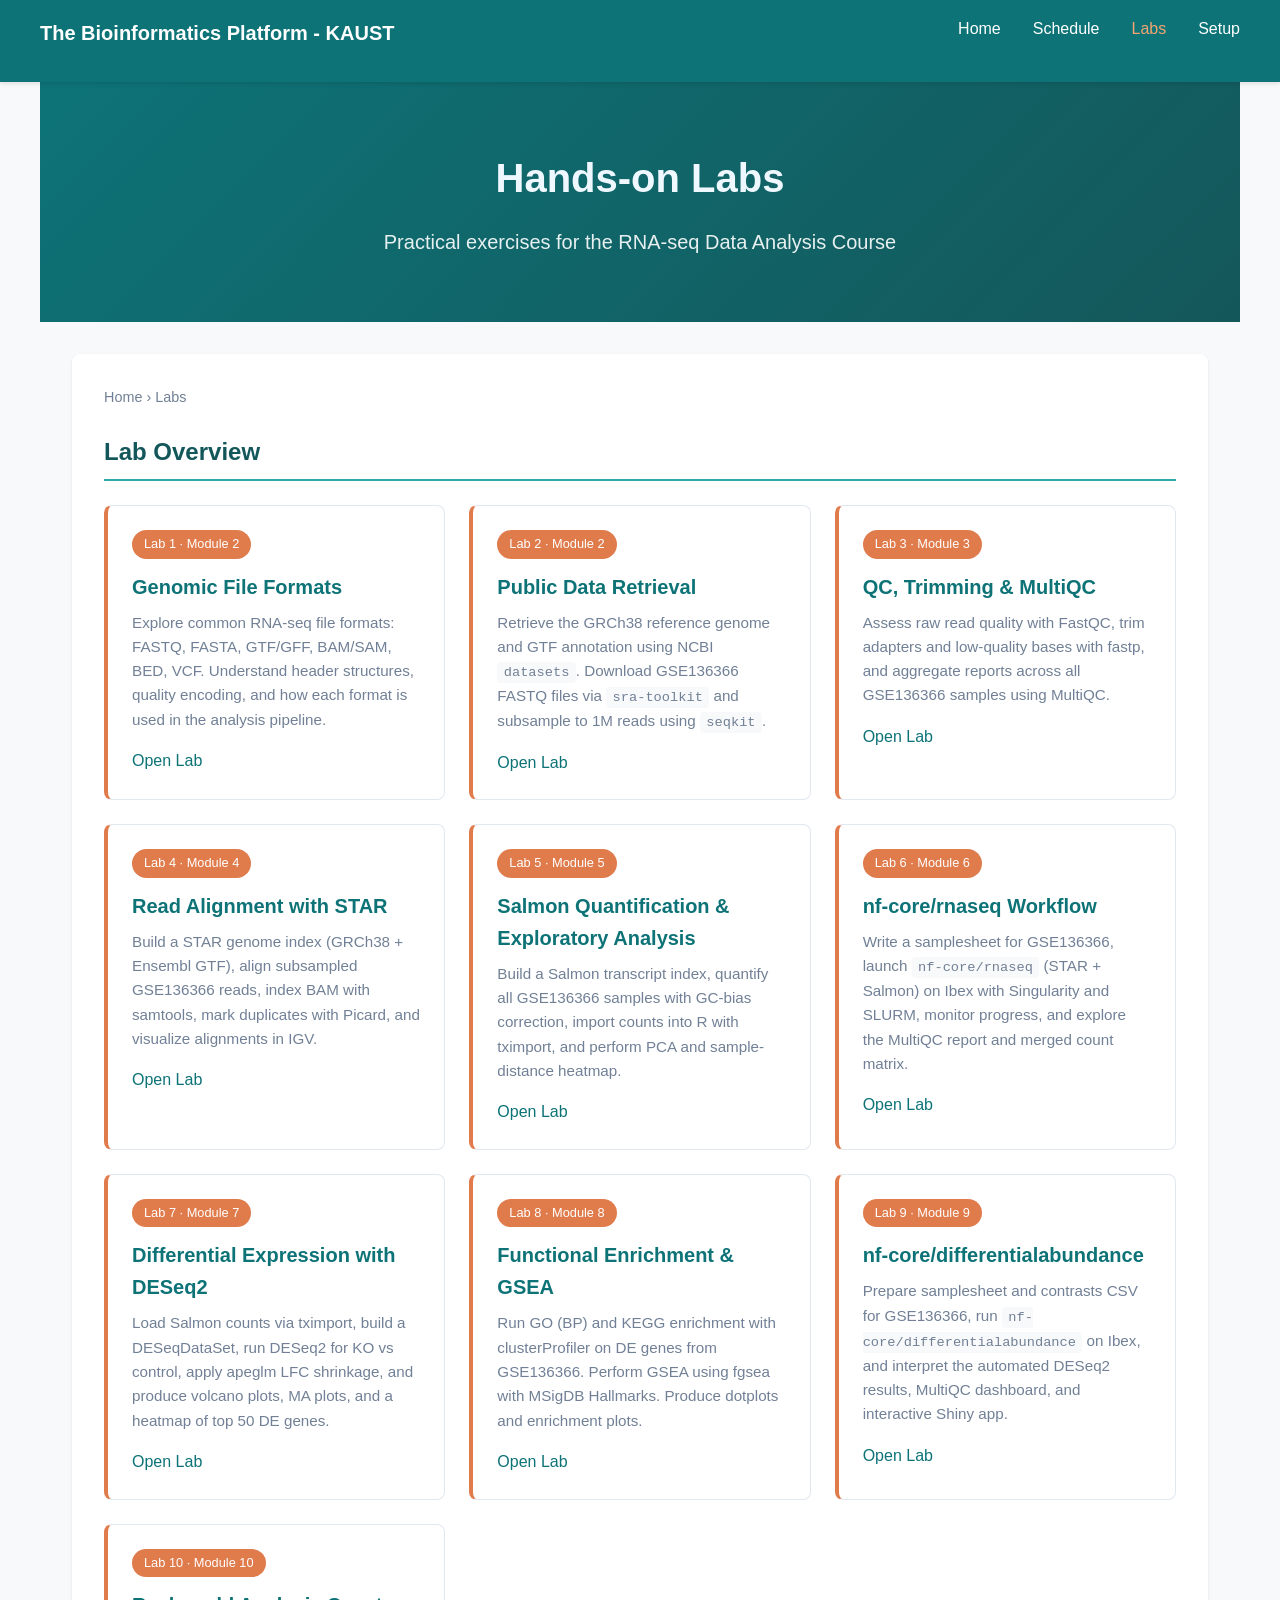
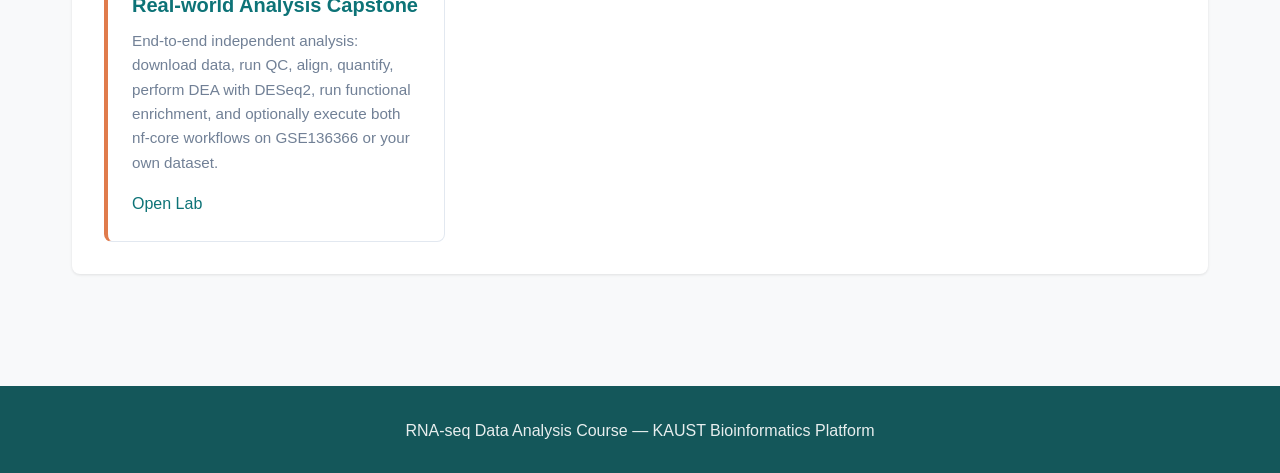
<file: html/labs.html>
<!DOCTYPE html>
<html lang="en">
<head>
    <meta charset="UTF-8">
    <meta name="viewport" content="width=device-width, initial-scale=1.0">
    <title>Labs — RNA-seq Data Analysis Course</title>
    <link rel="stylesheet" href="../css/style.css">
</head>
<body>
    <nav>
        <div class="nav-container">
            <a href="../index.html" class="logo"><p>The Bioinformatics Platform - KAUST</p></a>
            <button class="nav-toggle" onclick="toggleNav()">&#9776;</button>
            <ul id="nav-menu">
                <li><a href="../index.html">Home</a></li>
                <li><a href="schedule.html">Schedule</a></li>
                <li><a href="labs.html" class="active">Labs</a></li>
                <li><a href="setup.html">Setup</a></li>
            </ul>
        </div>
    </nav>

    <main>
        <div class="hero">
            <h1 style="color:aliceblue;">Hands-on Labs</h1>
            <p>Practical exercises for the RNA-seq Data Analysis Course</p>
        </div>

        <section>
            <div class="breadcrumbs">
                <a href="../index.html">Home</a> &rsaquo; Labs
            </div>
            <h2>Lab Overview</h2>
            <div class="card-grid" style="margin-top:1.5rem">

                <!-- Module 2 -->
                <div class="card lab-card">
                    <span class="tag">Lab 1 · Module 2</span>
                    <h3><a href="lab-file-formats.html">Genomic File Formats</a></h3>
                    <p>Explore common RNA-seq file formats: FASTQ, FASTA, GTF/GFF, BAM/SAM, BED, VCF. Understand header structures, quality encoding, and how each format is used in the analysis pipeline.</p>
                    <a href="lab-file-formats.html" class="btn">Open Lab</a>
                </div>

                <div class="card lab-card">
                    <span class="tag">Lab 2 · Module 2</span>
                    <h3><a href="lab-public-data.html">Public Data Retrieval</a></h3>
                    <p>Retrieve the GRCh38 reference genome and GTF annotation using NCBI <code>datasets</code>. Download GSE136366 FASTQ files via <code>sra-toolkit</code> and subsample to 1M reads using <code>seqkit</code>.</p>
                    <a href="lab-public-data.html" class="btn">Open Lab</a>
                </div>

                <!-- Module 3 -->
                <div class="card lab-card">
                    <span class="tag">Lab 3 · Module 3</span>
                    <h3><a href="lab-qc-preprocessing.html">QC, Trimming &amp; MultiQC</a></h3>
                    <p>Assess raw read quality with FastQC, trim adapters and low-quality bases with fastp, and aggregate reports across all GSE136366 samples using MultiQC.</p>
                    <a href="lab-qc-preprocessing.html" class="btn">Open Lab</a>
                </div>

                <!-- Module 4 -->
                <div class="card lab-card">
                    <span class="tag">Lab 4 · Module 4</span>
                    <h3><a href="lab-alignment.html">Read Alignment with STAR</a></h3>
                    <p>Build a STAR genome index (GRCh38 + Ensembl GTF), align subsampled GSE136366 reads, index BAM with samtools, mark duplicates with Picard, and visualize alignments in IGV.</p>
                    <a href="lab-alignment.html" class="btn">Open Lab</a>
                </div>

                <!-- Module 5 -->
                <div class="card lab-card">
                    <span class="tag">Lab 5 · Module 5</span>
                    <h3><a href="lab-quantification.html">Salmon Quantification &amp; Exploratory Analysis</a></h3>
                    <p>Build a Salmon transcript index, quantify all GSE136366 samples with GC-bias correction, import counts into R with tximport, and perform PCA and sample-distance heatmap.</p>
                    <a href="lab-quantification.html" class="btn">Open Lab</a>
                </div>

                <!-- Module 6 -->
                <div class="card lab-card">
                    <span class="tag">Lab 6 · Module 6</span>
                    <h3><a href="lab-nfcore-rnaseq.html">nf-core/rnaseq Workflow</a></h3>
                    <p>Write a samplesheet for GSE136366, launch <code>nf-core/rnaseq</code> (STAR + Salmon) on Ibex with Singularity and SLURM, monitor progress, and explore the MultiQC report and merged count matrix.</p>
                    <a href="lab-nfcore-rnaseq.html" class="btn">Open Lab</a>
                </div>

                <!-- Module 7 -->
                <div class="card lab-card">
                    <span class="tag">Lab 7 · Module 7</span>
                    <h3><a href="lab-differential-expression.html">Differential Expression with DESeq2</a></h3>
                    <p>Load Salmon counts via tximport, build a DESeqDataSet, run DESeq2 for KO vs control, apply apeglm LFC shrinkage, and produce volcano plots, MA plots, and a heatmap of top 50 DE genes.</p>
                    <a href="lab-differential-expression.html" class="btn">Open Lab</a>
                </div>

                <!-- Module 8 -->
                <div class="card lab-card">
                    <span class="tag">Lab 8 · Module 8</span>
                    <h3><a href="lab-functional-enrichment.html">Functional Enrichment &amp; GSEA</a></h3>
                    <p>Run GO (BP) and KEGG enrichment with clusterProfiler on DE genes from GSE136366. Perform GSEA using fgsea with MSigDB Hallmarks. Produce dotplots and enrichment plots.</p>
                    <a href="lab-functional-enrichment.html" class="btn">Open Lab</a>
                </div>

                <!-- Module 9 -->
                <div class="card lab-card">
                    <span class="tag">Lab 9 · Module 9</span>
                    <h3><a href="lab-nfcore-differentialabundance.html">nf-core/differentialabundance</a></h3>
                    <p>Prepare samplesheet and contrasts CSV for GSE136366, run <code>nf-core/differentialabundance</code> on Ibex, and interpret the automated DESeq2 results, MultiQC dashboard, and interactive Shiny app.</p>
                    <a href="lab-nfcore-differentialabundance.html" class="btn">Open Lab</a>
                </div>

                <!-- Module 10 -->
                <div class="card lab-card">
                    <span class="tag">Lab 10 · Module 10</span>
                    <h3><a href="lab-capstone.html">Real-world Analysis Capstone</a></h3>
                    <p>End-to-end independent analysis: download data, run QC, align, quantify, perform DEA with DESeq2, run functional enrichment, and optionally execute both nf-core workflows on GSE136366 or your own dataset.</p>
                    <a href="lab-capstone.html" class="btn">Open Lab</a>
                </div>
            </div>
        </section>
    </main>

    <footer>
        <p>RNA-seq Data Analysis Course — KAUST Bioinformatics Platform</p>
    </footer>

    <script>
        function toggleNav() {
            document.getElementById('nav-menu').classList.toggle('show');
        }
    </script>
</body>
</html>
</file>
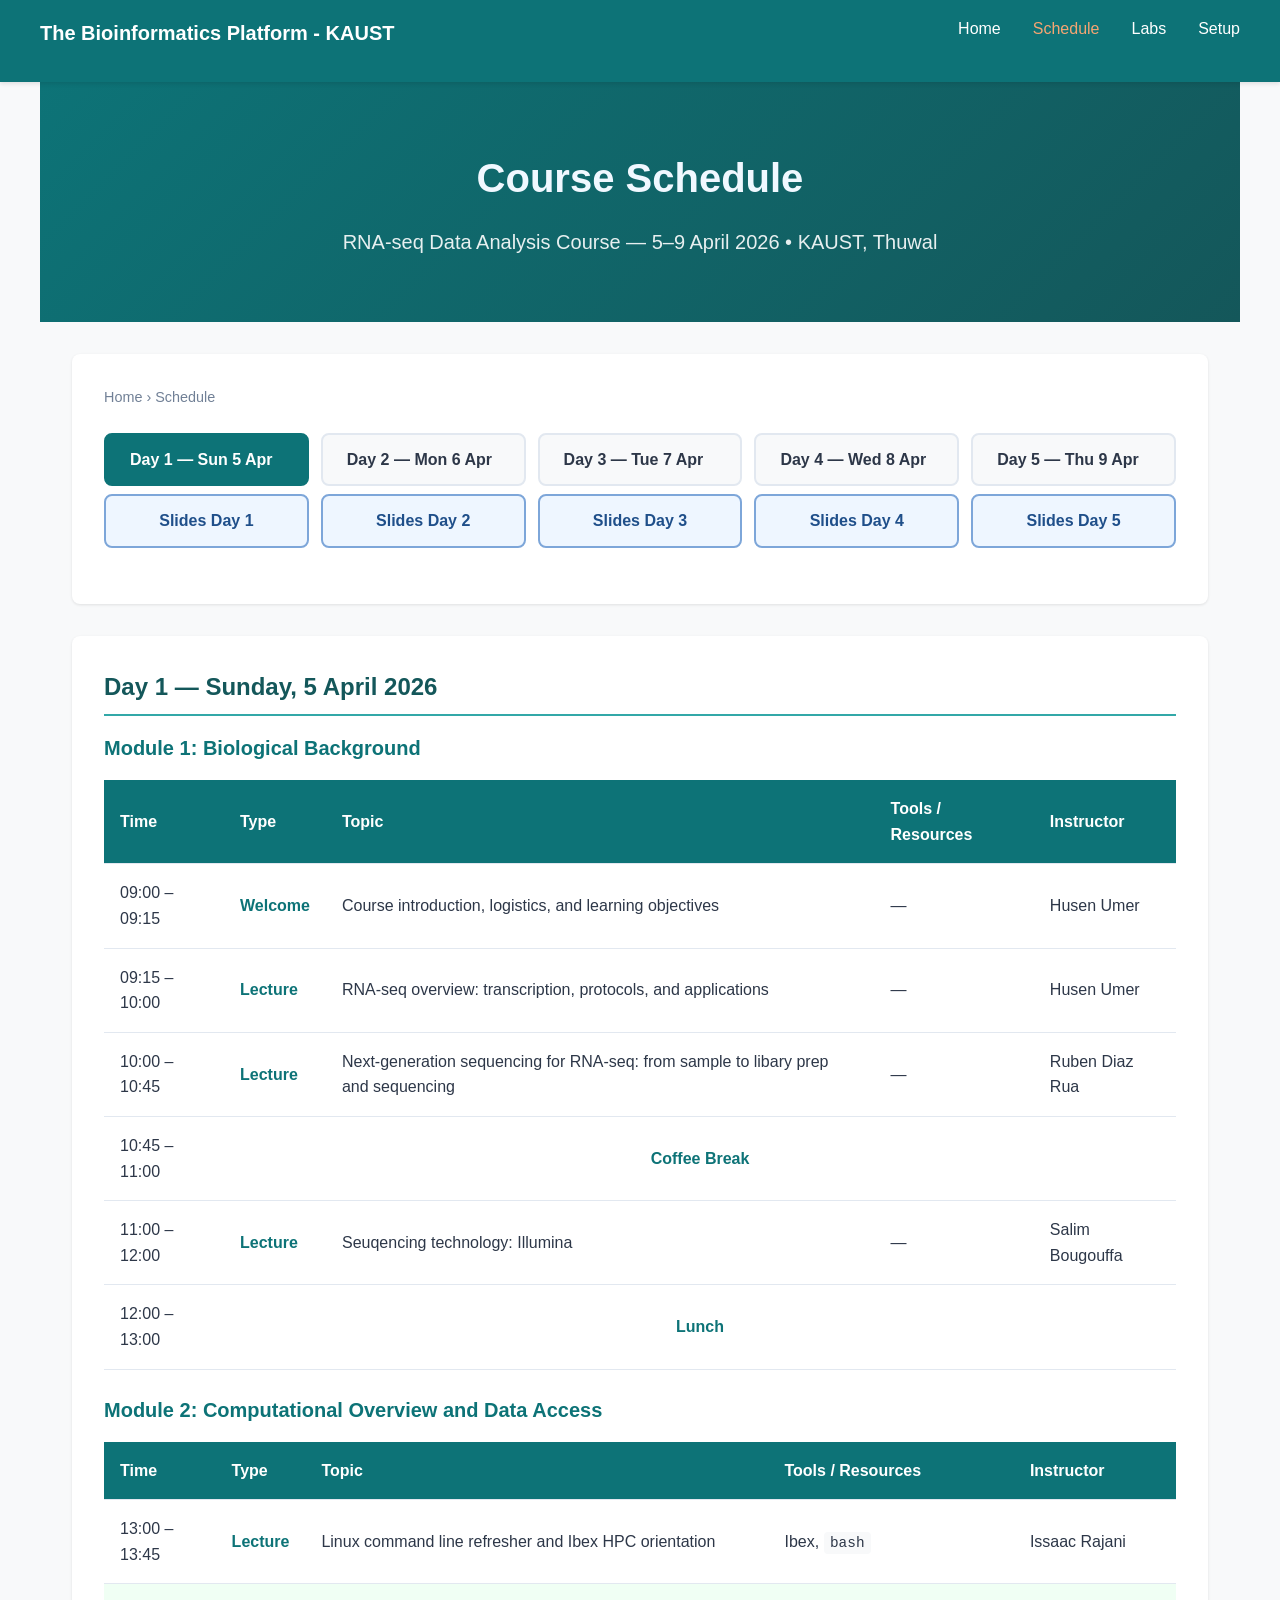
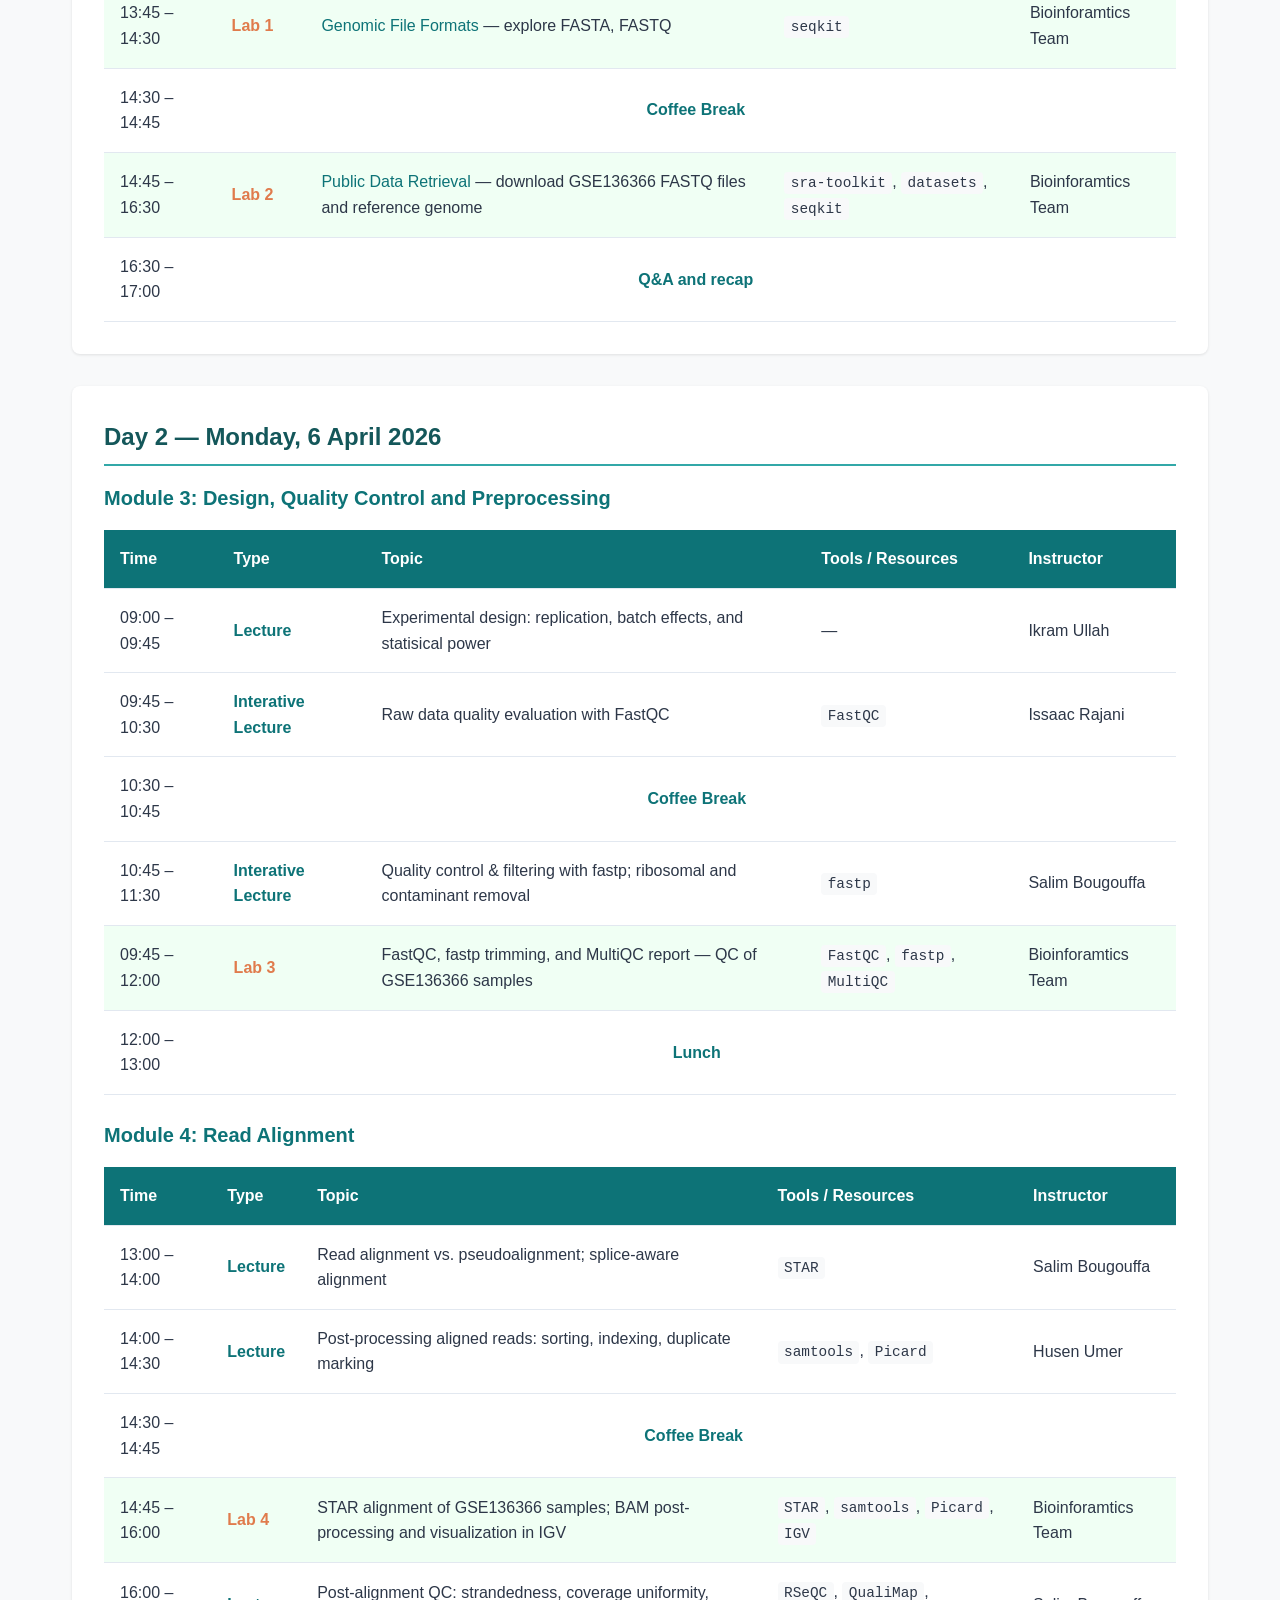
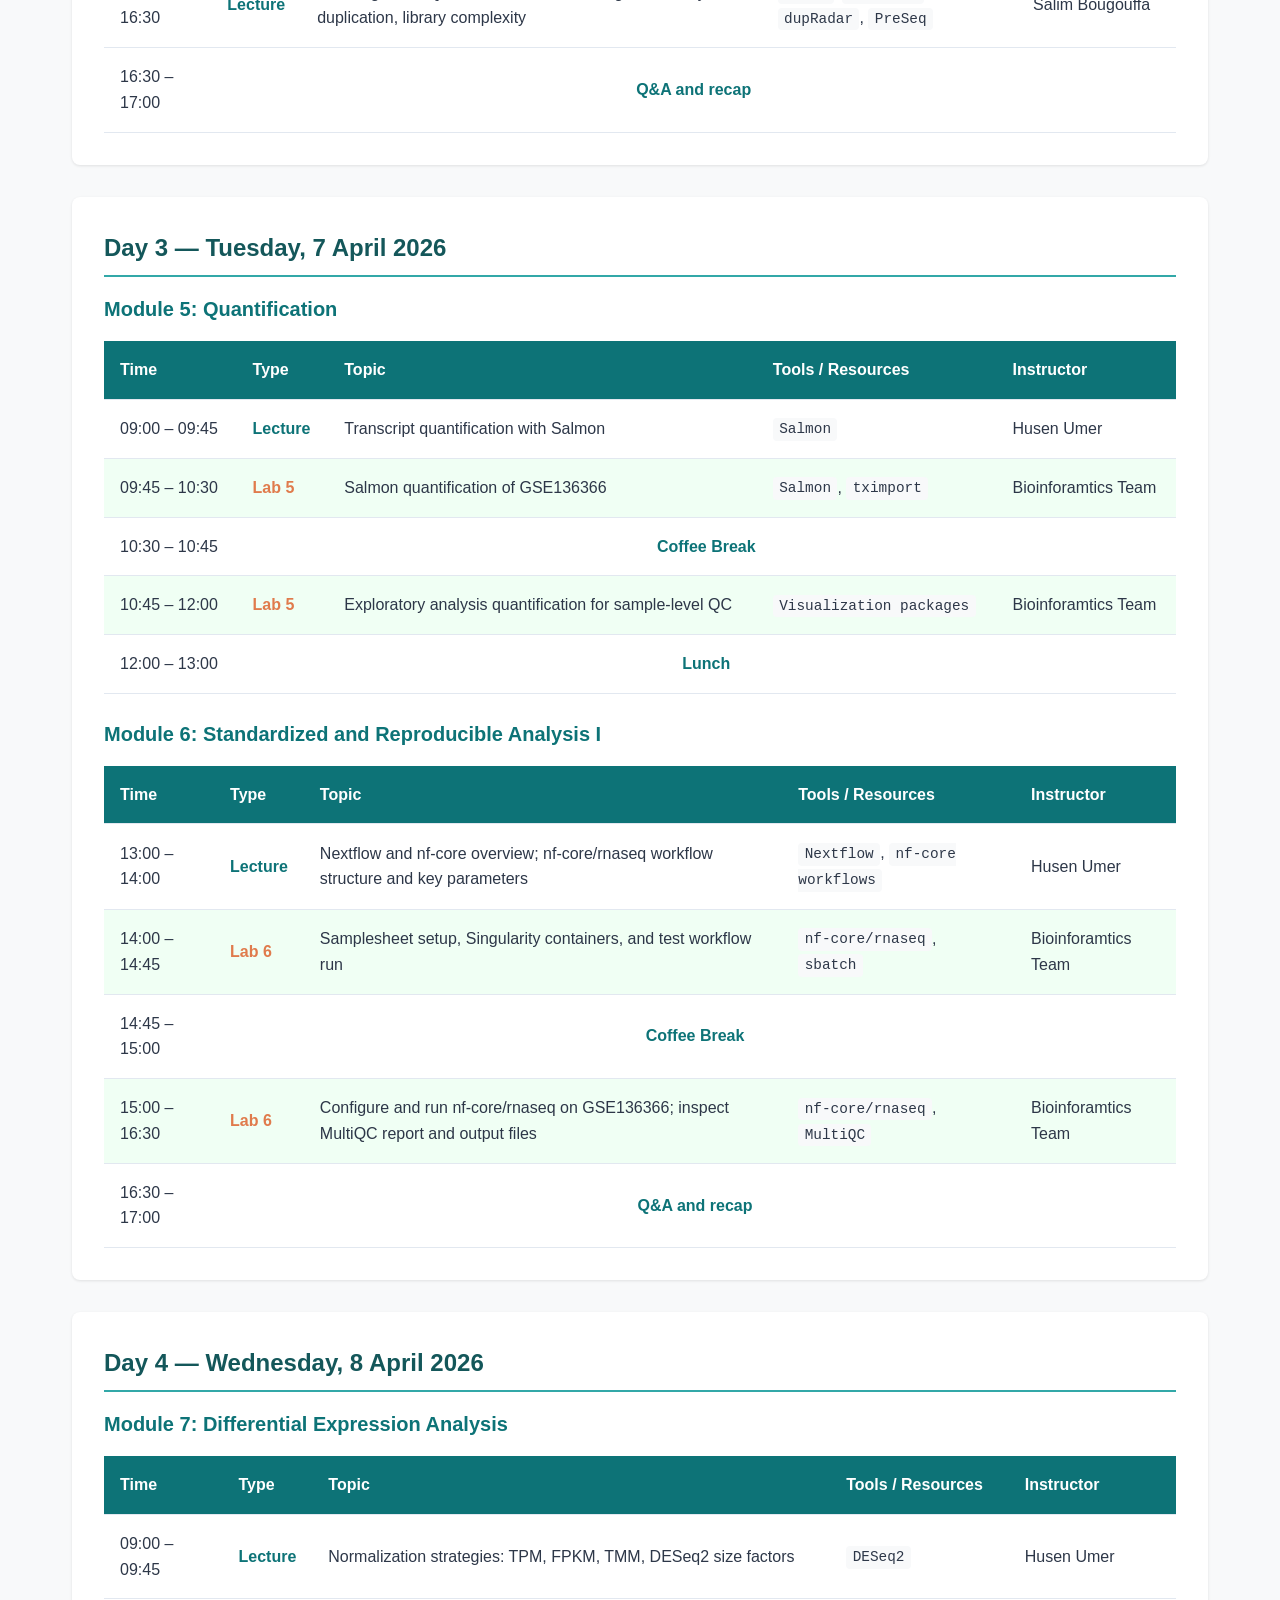
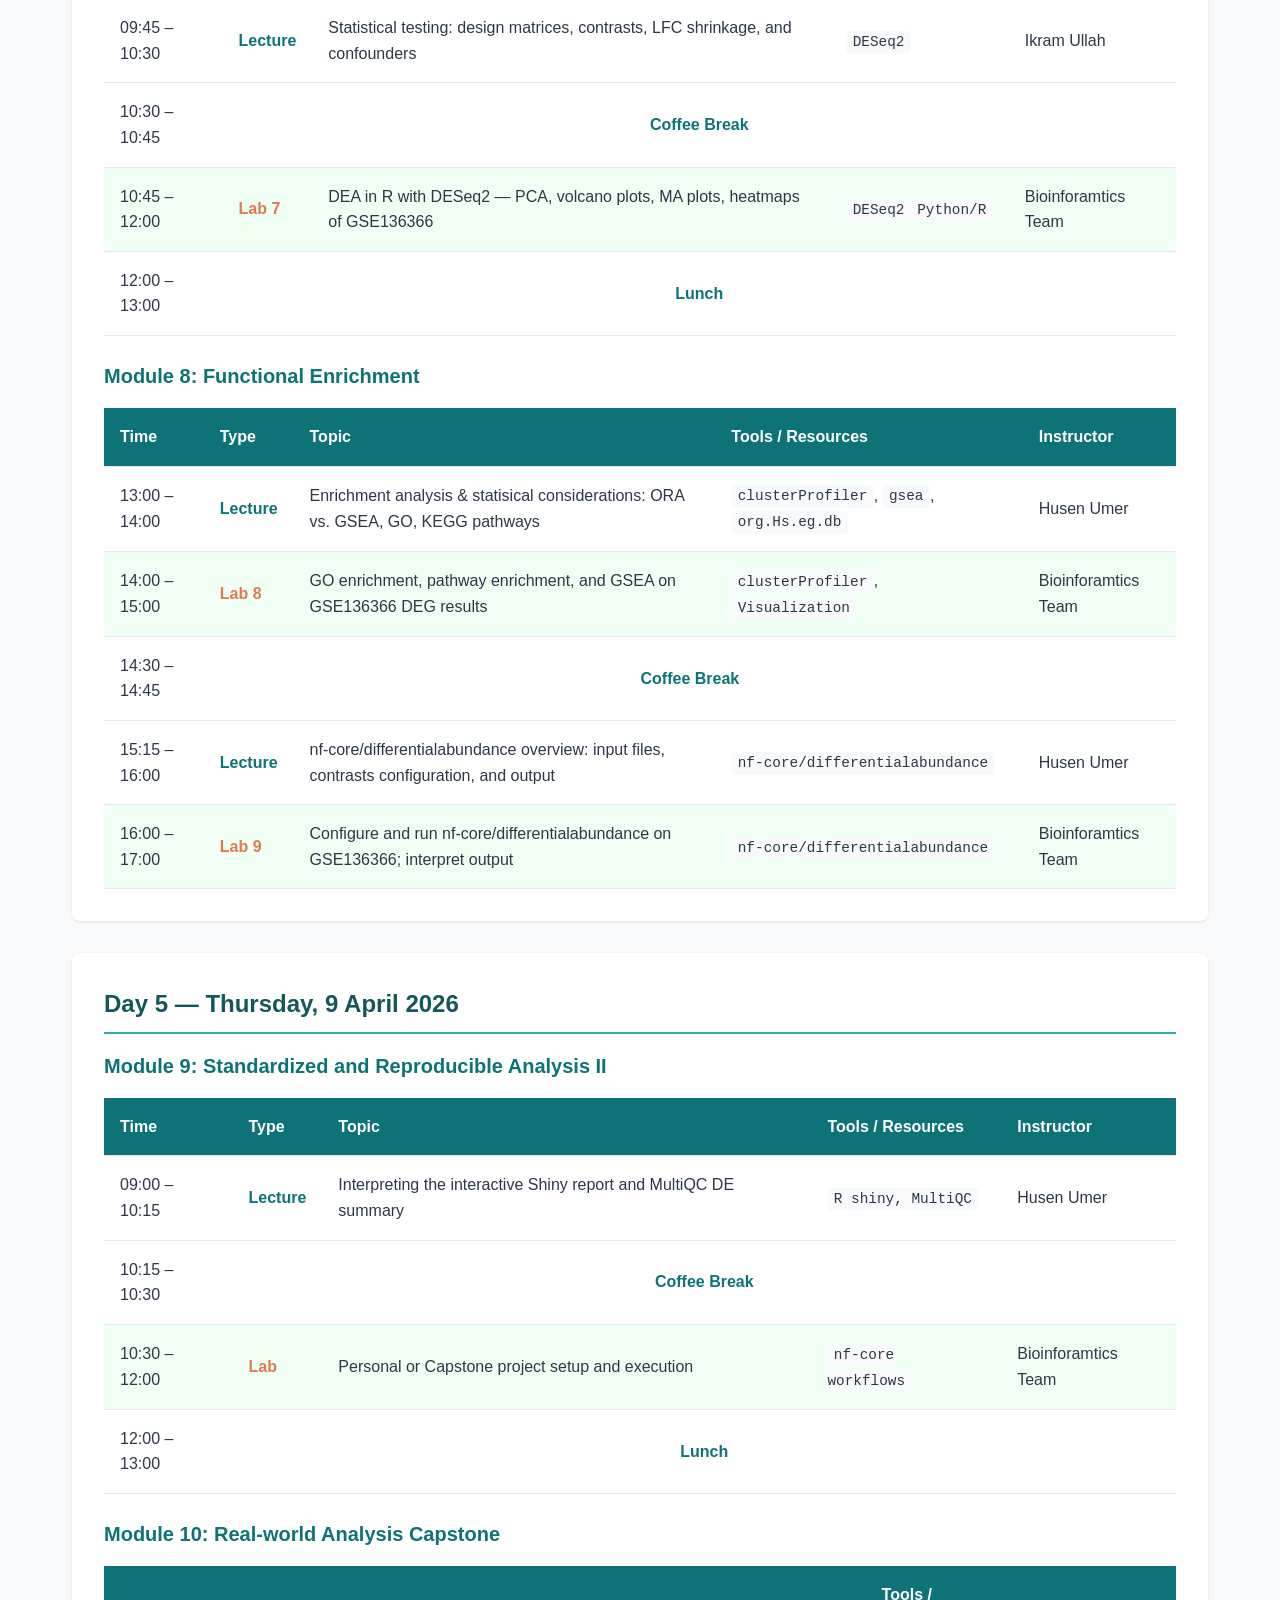
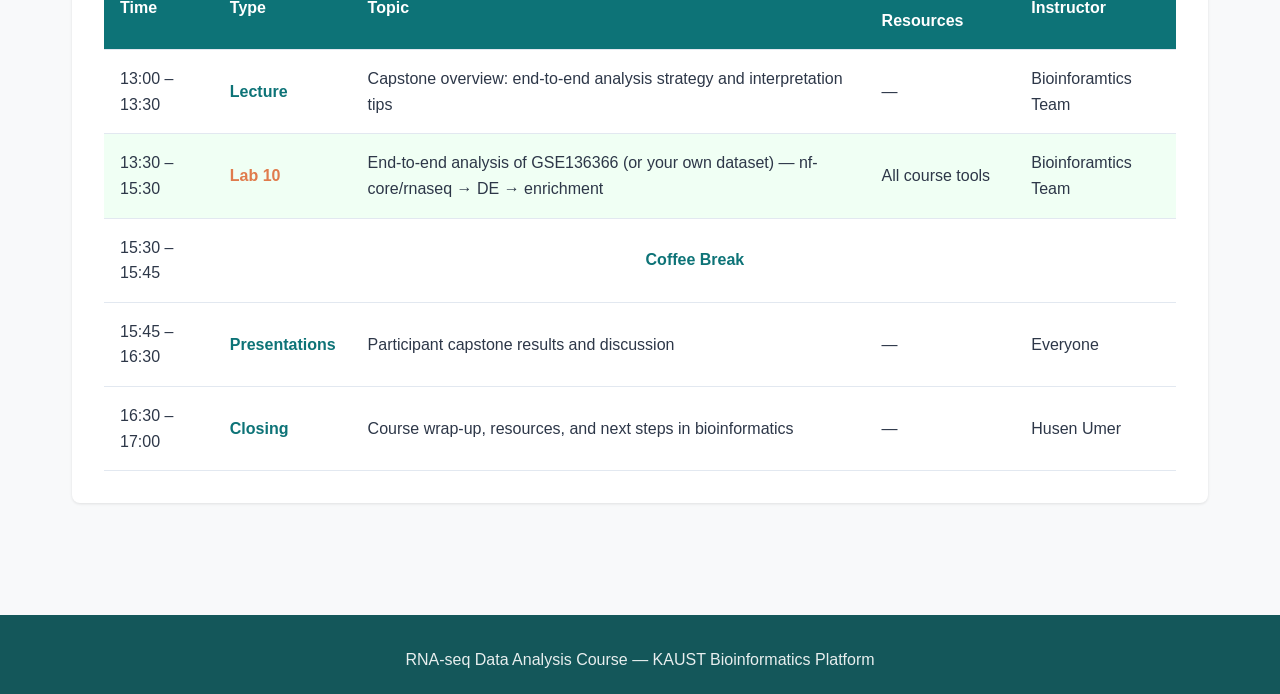
<file: html/schedule.html>
<!DOCTYPE html>
<html lang="en">
<head>
    <meta charset="UTF-8">
    <meta name="viewport" content="width=device-width, initial-scale=1.0">
    <title>Schedule — RNA-seq Data Analysis Course</title>
    <link rel="stylesheet" href="../css/style.css">
</head>
<body>
    <nav>
        <div class="nav-container">
            <a href="../index.html" class="logo"><p>The Bioinformatics Platform - KAUST</p></a>
            <button class="nav-toggle" onclick="toggleNav()">&#9776;</button>
            <ul id="nav-menu">
                <li><a href="../index.html">Home</a></li>
                <li><a href="schedule.html" class="active">Schedule</a></li>
                <li><a href="labs.html">Labs</a></li>
                <li><a href="setup.html">Setup</a></li>
            </ul>
        </div>
    </nav>

    <main>
        <div class="hero">
            <h1 style="color:aliceblue;">Course Schedule</h1>
            <p>RNA-seq Data Analysis Course &mdash; 5&ndash;9 April 2026 &bull; KAUST, Thuwal</p>
        </div>

        <section>
            <div class="breadcrumbs">
                <a href="../index.html">Home</a> &rsaquo; Schedule
            </div>

            <div class="day-tabs-grid">
                <div class="day-tab-group">
                    <a href="#day1" class="day-tab day-link">Day 1 &mdash; Sun 5 Apr</a>
                    <a href="https://kaust.sharepoint.com/:b:/s/M365_Bioinf_Platform/IQD7vBtE9tNjQJUav7hz1RhWAQh56RNd7E4mI5IP4tjPEqA?e=vdF3C8" class="day-tab slide-link" target="_blank" rel="noopener noreferrer">Slides Day 1</a>
                </div>
                <div class="day-tab-group">
                    <a href="#day2" class="day-tab day-link">Day 2 &mdash; Mon 6 Apr</a>
                    <a href="https://kaust.sharepoint.com/:b:/s/M365_Bioinf_Platform/IQDPjqlS2QOwRaMX6uUgLSSsAf_HFxWipaCkKO9d7_AizE4?e=XwFgPE" class="day-tab slide-link" target="_blank" rel="noopener noreferrer">Slides Day 2</a>
                </div>
                <div class="day-tab-group">
                    <a href="#day3" class="day-tab day-link">Day 3 &mdash; Tue 7 Apr</a>
                    <a href="https://kaust.sharepoint.com/:b:/s/M365_Bioinf_Platform/IQBSmG9kpRnmT4fr12ak6fw_Aav4QAfDhNh6qSiZgB5nvB4?e=Ywjsas" class="day-tab slide-link" target="_blank" rel="noopener noreferrer">Slides Day 3</a>
                </div>
                <div class="day-tab-group">
                    <a href="#day4" class="day-tab day-link">Day 4 &mdash; Wed 8 Apr</a>
                    <a href="https://kaust.sharepoint.com/:b:/s/M365_Bioinf_Platform/IQDFnd56Ax5uS4LjR09w24C7AcaQ1g4zDXp77iI8zbR-UQ0?e=vXFfox" class="day-tab slide-link" target="_blank" rel="noopener noreferrer">Slides Day 4</a>
                </div>
                <div class="day-tab-group">
                    <a href="#day5" class="day-tab day-link">Day 5 &mdash; Thu 9 Apr</a>
                    <a href="https://kaust.sharepoint.com/:b:/s/M365_Bioinf_Platform/IQC0BVfOGiSMQICBFw9BphFGARLQMYb6-XRpUZkAvdukeJg?e=H239XR" class="day-tab slide-link" target="_blank" rel="noopener noreferrer">Slides Day 5</a>
                </div>
            </div>

            
        </section>

        <!-- Day 1 -->
        <section id="day1">
            <h2>Day 1 &mdash; Sunday, 5 April 2026</h2>

            <h3 id="module1">Module 1: Biological Background</h3>
            <table class="schedule-table">
                <thead>
                    <tr>
                        <th>Time</th>
                        <th>Type</th>
                        <th>Topic</th>
                        <th>Tools / Resources</th>
                        <th>Instructor</th>
                    </tr>
                </thead>
                <tbody>
                    <tr>
                        <td>09:00 &ndash; 09:15</td>
                        <td class="session-type">Welcome</td>
                        <td>Course introduction, logistics, and learning objectives</td>
                        <td>&mdash;</td>
                        <td>Husen Umer</td>
                    </tr>
                    <tr>
                        <td>09:15 &ndash; 10:00</td>
                        <td class="session-type">Lecture</td>
                        <td>RNA-seq overview: transcription, protocols, and applications</td>
                        <td>&mdash;</td>
                        <td>Husen Umer</td>
                    </tr>
                    
                    <tr>
                        <td>10:00 &ndash; 10:45</td>
                        <td class="session-type">Lecture</td>
                        <td>Next-generation sequencing for RNA-seq: from sample to libary prep and sequencing</td>
                        <td>&mdash;</td>
                        <td>Ruben Diaz Rua</td>
                    </tr>

                    <tr>
                        <td>10:45 &ndash; 11:00</td>
                        <td class="session-type" colspan="4" style="text-align:center;">Coffee Break</td>
                        </tr>
                    <tr>
                        <td>11:00 &ndash; 12:00</td>
                        <td class="session-type">Lecture</td>
                        <td>Seuqencing technology: Illumina</td>
                        <td>&mdash;</td>
                        <td>Salim Bougouffa</td>
                    </tr>
                    <tr>
                        <td>12:00 &ndash; 13:00</td>
                        <td class="session-type" colspan="4" style="text-align:center;">Lunch</td>
                        </tr>
                </tbody>
            </table>

            <h3 id="module2" style="margin-top:1.5rem;">Module 2: Computational Overview and Data Access</h3>
            <table class="schedule-table">
                <thead>
                    <tr>
                        <th>Time</th>
                        <th>Type</th>
                        <th>Topic</th>
                        <th>Tools / Resources</th>
                        <th>Instructor</th>
                    </tr>
                </thead>
                <tbody>
                    <tr>
                        <td>13:00 &ndash; 13:45</td>
                        <td class="session-type">Lecture</td>
                        <td>Linux command line refresher and Ibex HPC orientation</td>
                        <td>Ibex, <code>bash</code></td>
                        <td>Issaac Rajani</td>
                    </tr>
                    <tr class="lab-session">
                        <td>13:45 &ndash; 14:30</td>
                        <td class="session-type">Lab 1</td>
                        <td><a href="lab-file-formats.html">Genomic File Formats</a> — explore FASTA, FASTQ</td>
                        <td><code>seqkit</code></td>
                        <td>Bioinforamtics Team</td>
                    </tr>
                    <tr>
                        <td>14:30 &ndash; 14:45</td>
                        <td class="session-type" colspan="4" style="text-align:center;">Coffee Break</td>
                        </tr>
                    <tr class="lab-session">
                        <td>14:45 &ndash; 16:30</td>
                        <td class="session-type">Lab 2</td>
                        <td><a href="lab-public-data.html">Public Data Retrieval</a> — download GSE136366 FASTQ files and reference genome</td>
                        <td><code>sra-toolkit</code>, <code>datasets</code>, <code>seqkit</code></td>
                        <td>Bioinforamtics Team</td>
                    </tr>
                    <tr>
                        <td>16:30 &ndash; 17:00</td>
                        <td class="session-type" colspan="4" style="text-align:center;">Q&amp;A and recap</td></tr>
                </tbody>
            </table>
        </section>

        <!-- Day 2 -->
        <section id="day2">
            <h2>Day 2 &mdash; Monday, 6 April 2026</h2>

            <h3 id="module3">Module 3: Design, Quality Control and Preprocessing</h3>
            <table class="schedule-table">
                <thead>
                    <tr>
                        <th>Time</th>
                        <th>Type</th>
                        <th>Topic</th>
                        <th>Tools / Resources</th>
                        <th>Instructor</th>
                    </tr>
                </thead>
                <tbody>
                    <tr>
                        <td>09:00 &ndash; 09:45</td>
                        <td class="session-type">Lecture</td>
                        <td>Experimental design: replication, batch effects, and statisical power</td>
                        <td>&mdash;</td>
                        <td>Ikram Ullah</td>
                    </tr>
                    
                    <tr>
                        <td>09:45 &ndash; 10:30</td>
                        <td class="session-type">Interative Lecture</td>
                        <td>Raw data quality evaluation with FastQC</td>
                        <td><code>FastQC</code></td>
                        <td>Issaac Rajani</td>
                    </tr>
                    <tr>
                        <td>10:30 &ndash; 10:45</td>
                        <td class="session-type" colspan="4" style="text-align:center;">Coffee Break</td>
                        </tr>
                    <tr>
                        <td>10:45 &ndash; 11:30</td>
                        <td class="session-type">Interative Lecture</td>
                        <td>Quality control & filtering with fastp; ribosomal and contaminant removal</td>
                        <td><code>fastp</code></td>
                        <td>Salim Bougouffa</td>
                    </tr>
                    <tr class="lab-session">
                        <td>09:45 &ndash; 12:00</td>
                        <td class="session-type">Lab 3</td>
                        <td>FastQC, fastp trimming, and MultiQC report — QC of GSE136366 samples</td>
                        <td><code>FastQC</code>, <code>fastp</code>, <code>MultiQC</code></td>
                        <td>Bioinforamtics Team</td>
                    </tr>
                    <tr>
                        <td>12:00 &ndash; 13:00</td>
                        <td class="session-type" colspan="4" style="text-align:center;">Lunch</td>
                        </tr>
                </tbody>
            </table>

            <h3 id="module4" style="margin-top:1.5rem;">Module 4: Read Alignment</h3>
            <table class="schedule-table">
                <thead>
                    <tr>
                        <th>Time</th>
                        <th>Type</th>
                        <th>Topic</th>
                        <th>Tools / Resources</th>
                        <th>Instructor</th>
                    </tr>
                </thead>
                <tbody>
                    <tr>
                        <td>13:00 &ndash; 14:00</td>
                        <td class="session-type">Lecture</td>
                        <td>Read alignment vs. pseudoalignment; splice-aware alignment</td>
                        <td><code>STAR</code></td>
                        <td>Salim Bougouffa</td>
                    </tr>
                    <tr>
                        <td>14:00 &ndash; 14:30</td>
                        <td class="session-type">Lecture</td>
                        <td>Post-processing aligned reads: sorting, indexing, duplicate marking</td>
                        <td><code>samtools</code>, <code>Picard</code></td>
                        <td>Husen Umer</td>
                    </tr>
                    <tr>
                        <td>14:30 &ndash; 14:45</td>
                        <td class="session-type" colspan="4" style="text-align:center;">Coffee Break</td>
                        </tr>
                    <tr class="lab-session">
                        <td>14:45 &ndash; 16:00</td>
                        <td class="session-type">Lab 4</td>
                        <td>STAR alignment of GSE136366 samples; BAM post-processing and visualization in IGV</td>
                        <td><code>STAR</code>, <code>samtools</code>, <code>Picard</code>, <code>IGV</code></td>
                        <td>Bioinforamtics Team</td>
                    </tr>
                    <tr>
                        <td>16:00 &ndash; 16:30</td>
                        <td class="session-type">Lecture</td>
                        <td>Post-alignment QC: strandedness, coverage uniformity, duplication, library complexity</td>
                        <td><code>RSeQC</code>, <code>QualiMap</code>, <code>dupRadar</code>, <code>PreSeq</code></td>
                        <td>Salim Bougouffa</td>
                    </tr>
                    <tr>
                        <td>16:30 &ndash; 17:00</td>
                        <td class="session-type" colspan="4" style="text-align:center;">Q&amp;A and recap</td></tr>
                </tbody>
            </table>
        </section>

        <!-- Day 3 -->
        <section id="day3">
            <h2>Day 3 &mdash; Tuesday, 7 April 2026</h2>

            <h3 id="module5">Module 5: Quantification</h3>
            <table class="schedule-table">
                <thead>
                    <tr>
                        <th>Time</th>
                        <th>Type</th>
                        <th>Topic</th>
                        <th>Tools / Resources</th>
                        <th>Instructor</th>
                    </tr>
                </thead>
                <tbody>
                    <tr>
                        <td>09:00 &ndash; 09:45</td>
                        <td class="session-type">Lecture</td>
                        <td>Transcript quantification with Salmon</td>
                        <td><code>Salmon</code></td>
                        <td>Husen Umer</td>
                    </tr>
                    
                    <tr class="lab-session">
                        <td>09:45 &ndash; 10:30</td>
                        <td class="session-type">Lab 5</td>
                        <td>Salmon quantification of GSE136366</td>
                        <td><code>Salmon</code>, <code>tximport</code></td>
                        <td>Bioinforamtics Team</td>
                    </tr>
                    <tr>
                        <td>10:30 &ndash; 10:45</td>
                        <td class="session-type" colspan="4" style="text-align:center;">Coffee Break</td>
                        </tr>
                    <tr class="lab-session">
                        <td>10:45 &ndash; 12:00</td>
                        <td class="session-type">Lab 5</td>
                        <td>Exploratory analysis quantification for sample-level QC</td>
                        <td><code>Visualization packages</code></td>
                        <td>Bioinforamtics Team</td>
                    </tr>
                    <tr>
                        <td>12:00 &ndash; 13:00</td>
                        <td class="session-type" colspan="4" style="text-align:center;">Lunch</td>
                        </tr>
                </tbody>
            </table>

            <h3 id="module6" style="margin-top:1.5rem;">Module 6: Standardized and Reproducible Analysis I</h3>
            <table class="schedule-table">
                <thead>
                    <tr>
                        <th>Time</th>
                        <th>Type</th>
                        <th>Topic</th>
                        <th>Tools / Resources</th>
                        <th>Instructor</th>
                    </tr>
                </thead>
                <tbody>
                    <tr>
                        <td>13:00 &ndash; 14:00</td>
                        <td class="session-type">Lecture</td>
                        <td>Nextflow and nf-core overview; nf-core/rnaseq workflow structure and key parameters</td>
                        <td><code>Nextflow</code>, <code>nf-core workflows</code></td>
                        <td>Husen Umer</td>
                    </tr>
                    
                    <tr class="lab-session">
                        <td>14:00 &ndash; 14:45</td>
                        <td class="session-type">Lab 6</td>
                        <td>Samplesheet setup, Singularity containers, and test workflow run</td>
                        <td><code>nf-core/rnaseq</code>, <code>sbatch</code></td>
                        <td>Bioinforamtics Team</td>
                    </tr>
                    
                    <tr>
                        <td>14:45 &ndash; 15:00</td>
                        <td class="session-type" colspan="4" style="text-align:center;">Coffee Break</td>
                        </tr>
                    <tr class="lab-session">
                        <td>15:00 &ndash; 16:30</td>
                        <td class="session-type">Lab 6</td>
                        <td>Configure and run nf-core/rnaseq on GSE136366; inspect MultiQC report and output files</td>
                        <td><code>nf-core/rnaseq</code>, <code>MultiQC</code></td>
                        <td>Bioinforamtics Team</td>
                    </tr>
                    <tr>
                        <td>16:30 &ndash; 17:00</td>
                        <td class="session-type" colspan="4" style="text-align:center;">Q&amp;A and recap</td></tr>
                </tbody>
            </table>
        </section>

        <!-- Day 4 -->
        <section id="day4">
            <h2>Day 4 &mdash; Wednesday, 8 April 2026</h2>

            <h3 id="module7">Module 7: Differential Expression Analysis</h3>
            <table class="schedule-table">
                <thead>
                    <tr>
                        <th>Time</th>
                        <th>Type</th>
                        <th>Topic</th>
                        <th>Tools / Resources</th>
                        <th>Instructor</th>
                    </tr>
                </thead>
                <tbody>
                    <tr>
                        <td>09:00 &ndash; 09:45</td>
                        <td class="session-type">Lecture</td>
                        <td>Normalization strategies: TPM, FPKM, TMM, DESeq2 size factors</td>
                        <td><code>DESeq2</code></td>
                        <td>Husen Umer</td>
                    </tr>
                    <tr>
                        <td>09:45 &ndash; 10:30</td>
                        <td class="session-type">Lecture</td>
                        <td>Statistical testing: design matrices, contrasts, LFC shrinkage, and confounders</td>
                        <td><code>DESeq2</code></td>
                        <td>Ikram Ullah</td>
                    </tr>
                    <tr>
                        <td>10:30 &ndash; 10:45</td>
                        <td class="session-type" colspan="4" style="text-align:center;">Coffee Break</td>
                        </tr>
                    <tr class="lab-session">
                        <td>10:45 &ndash; 12:00</td>
                        <td class="session-type">Lab 7</td>
                        <td>DEA in R with DESeq2 — PCA, volcano plots, MA plots, heatmaps of GSE136366</td>
                        <td><code>DESeq2</code><code>Python/R</code></td>
                        <td>Bioinforamtics Team</td>
                    </tr>
                    <tr>
                        <td>12:00 &ndash; 13:00</td>
                        <td class="session-type" colspan="4" style="text-align:center;">Lunch</td>
                        </tr>
                </tbody>
            </table>

            <h3 id="module8" style="margin-top:1.5rem;">Module 8: Functional Enrichment</h3>
            <table class="schedule-table">
                <thead>
                    <tr>
                        <th>Time</th>
                        <th>Type</th>
                        <th>Topic</th>
                        <th>Tools / Resources</th>
                        <th>Instructor</th>
                    </tr>
                </thead>
                <tbody>
                    <tr>
                        <td>13:00 &ndash; 14:00</td>
                        <td class="session-type">Lecture</td>
                        <td>Enrichment analysis & statisical considerations: ORA vs. GSEA, GO, KEGG pathways</td>
                        <td><code>clusterProfiler</code>, <code>gsea</code>, <code>org.Hs.eg.db</code></td>
                        <td>Husen Umer</td>
                    </tr>
                    <tr class="lab-session">
                        <td>14:00 &ndash; 15:00</td>
                        <td class="session-type">Lab 8</td>
                        <td>GO enrichment, pathway enrichment, and GSEA on GSE136366 DEG results</td>
                        <td><code>clusterProfiler</code>, <code>Visualization</code></td>
                        <td>Bioinforamtics Team</td>
                    </tr>
                    <tr>
                        <td>14:30 &ndash; 14:45</td>
                        <td class="session-type" colspan="4" style="text-align:center;">Coffee Break</td>
                        </tr>
                    <tr>
                        <td>15:15 &ndash; 16:00</td>
                        <td class="session-type">Lecture</td>
                        <td>nf-core/differentialabundance overview: input files, contrasts configuration, and output</td>
                        <td><code>nf-core/differentialabundance</code></td>
                        <td>Husen Umer</td>
                    </tr>
                    <tr class="lab-session">
                        <td>16:00 &ndash; 17:00</td>
                        <td class="session-type">Lab 9</td>
                        <td>Configure and run nf-core/differentialabundance on GSE136366; interpret output</td>
                        <td><code>nf-core/differentialabundance</code></td>
                        <td>Bioinforamtics Team</td>
                    </tr>
                </tbody>
            </table>
        </section>

        <!-- Day 5 -->
        <section id="day5">
            <h2>Day 5 &mdash; Thursday, 9 April 2026</h2>

            <h3 id="module9">Module 9: Standardized and Reproducible Analysis II</h3>
            <table class="schedule-table">
                <thead>
                    <tr>
                        <th>Time</th>
                        <th>Type</th>
                        <th>Topic</th>
                        <th>Tools / Resources</th>
                        <th>Instructor</th>
                    </tr>
                </thead>
                <tbody>
                    <tr>
                        <td>09:00 &ndash; 10:15</td>
                        <td class="session-type">Lecture</td>
                        <td>Interpreting the interactive Shiny report and MultiQC DE summary</td>
                        <td><code>R shiny, MultiQC</code></td>
                        <td>Husen Umer</td>
                    </tr>
                    <tr>
                        <td>10:15 &ndash; 10:30</td>
                        <td class="session-type" colspan="4" style="text-align:center;">Coffee Break</td>
                        </tr>
                    <tr class="lab-session">
                        <td>10:30 &ndash; 12:00</td>
                        <td class="session-type">Lab</td>
                        <td>Personal or Capstone project setup and execution</td>
                        <td><code>nf-core workflows</code></td>
                        <td>Bioinforamtics Team</td>
                    </tr>
                    <tr>
                        <td>12:00 &ndash; 13:00</td>
                        <td class="session-type" colspan="4" style="text-align:center;">Lunch</td>
                        </tr>
                </tbody>
            </table>

            <h3 id="module10" style="margin-top:1.5rem;">Module 10: Real-world Analysis Capstone</h3>
            <table class="schedule-table">
                <thead>
                    <tr>
                        <th>Time</th>
                        <th>Type</th>
                        <th>Topic</th>
                        <th>Tools / Resources</th>
                        <th>Instructor</th>
                    </tr>
                </thead>
                <tbody>
                    <tr>
                        <td>13:00 &ndash; 13:30</td>
                        <td class="session-type">Lecture</td>
                        <td>Capstone overview: end-to-end analysis strategy and interpretation tips</td>
                        <td>&mdash;</td>
                        <td>Bioinforamtics Team</td>
                    </tr>
                    <tr class="lab-session">
                        <td>13:30 &ndash; 15:30</td>
                        <td class="session-type">Lab 10</td>
                        <td>End-to-end analysis of GSE136366 (or your own dataset) — nf-core/rnaseq &rarr; DE &rarr; enrichment</td>
                        <td>All course tools</td>
                        <td>Bioinforamtics Team</td>
                    </tr>
                    <tr>
                        <td>15:30 &ndash; 15:45</td>
                        <td class="session-type" colspan="4" style="text-align:center;">Coffee Break</td>
                        </tr>
                    <tr>
                        <td>15:45 &ndash; 16:30</td>
                        <td class="session-type">Presentations</td>
                        <td>Participant capstone results and discussion</td>
                        <td>&mdash;</td>
                        <td>Everyone</td>
                    </tr>
                    <tr>
                        <td>16:30 &ndash; 17:00</td>
                        <td class="session-type">Closing</td>
                        <td>Course wrap-up, resources, and next steps in bioinformatics</td>
                        <td>&mdash;</td>
                        <td>Husen Umer</td>
                    </tr>
                </tbody>
            </table>
        </section>
    </main>

    <footer>
        <p>RNA-seq Data Analysis Course &mdash; KAUST Bioinformatics Platform</p>
    </footer>

    <script>
        function toggleNav() {
            document.getElementById('nav-menu').classList.toggle('show');
        }

        // Highlight the active day tab based on URL hash
        function setActiveTab() {
            const hash = window.location.hash || '#day1';
            document.querySelectorAll('.day-link').forEach(tab => {
                tab.classList.toggle('active', tab.getAttribute('href') === hash);
            });
        }

        setActiveTab();
        window.addEventListener('hashchange', setActiveTab);
    </script>
</body>
</html>
</file>
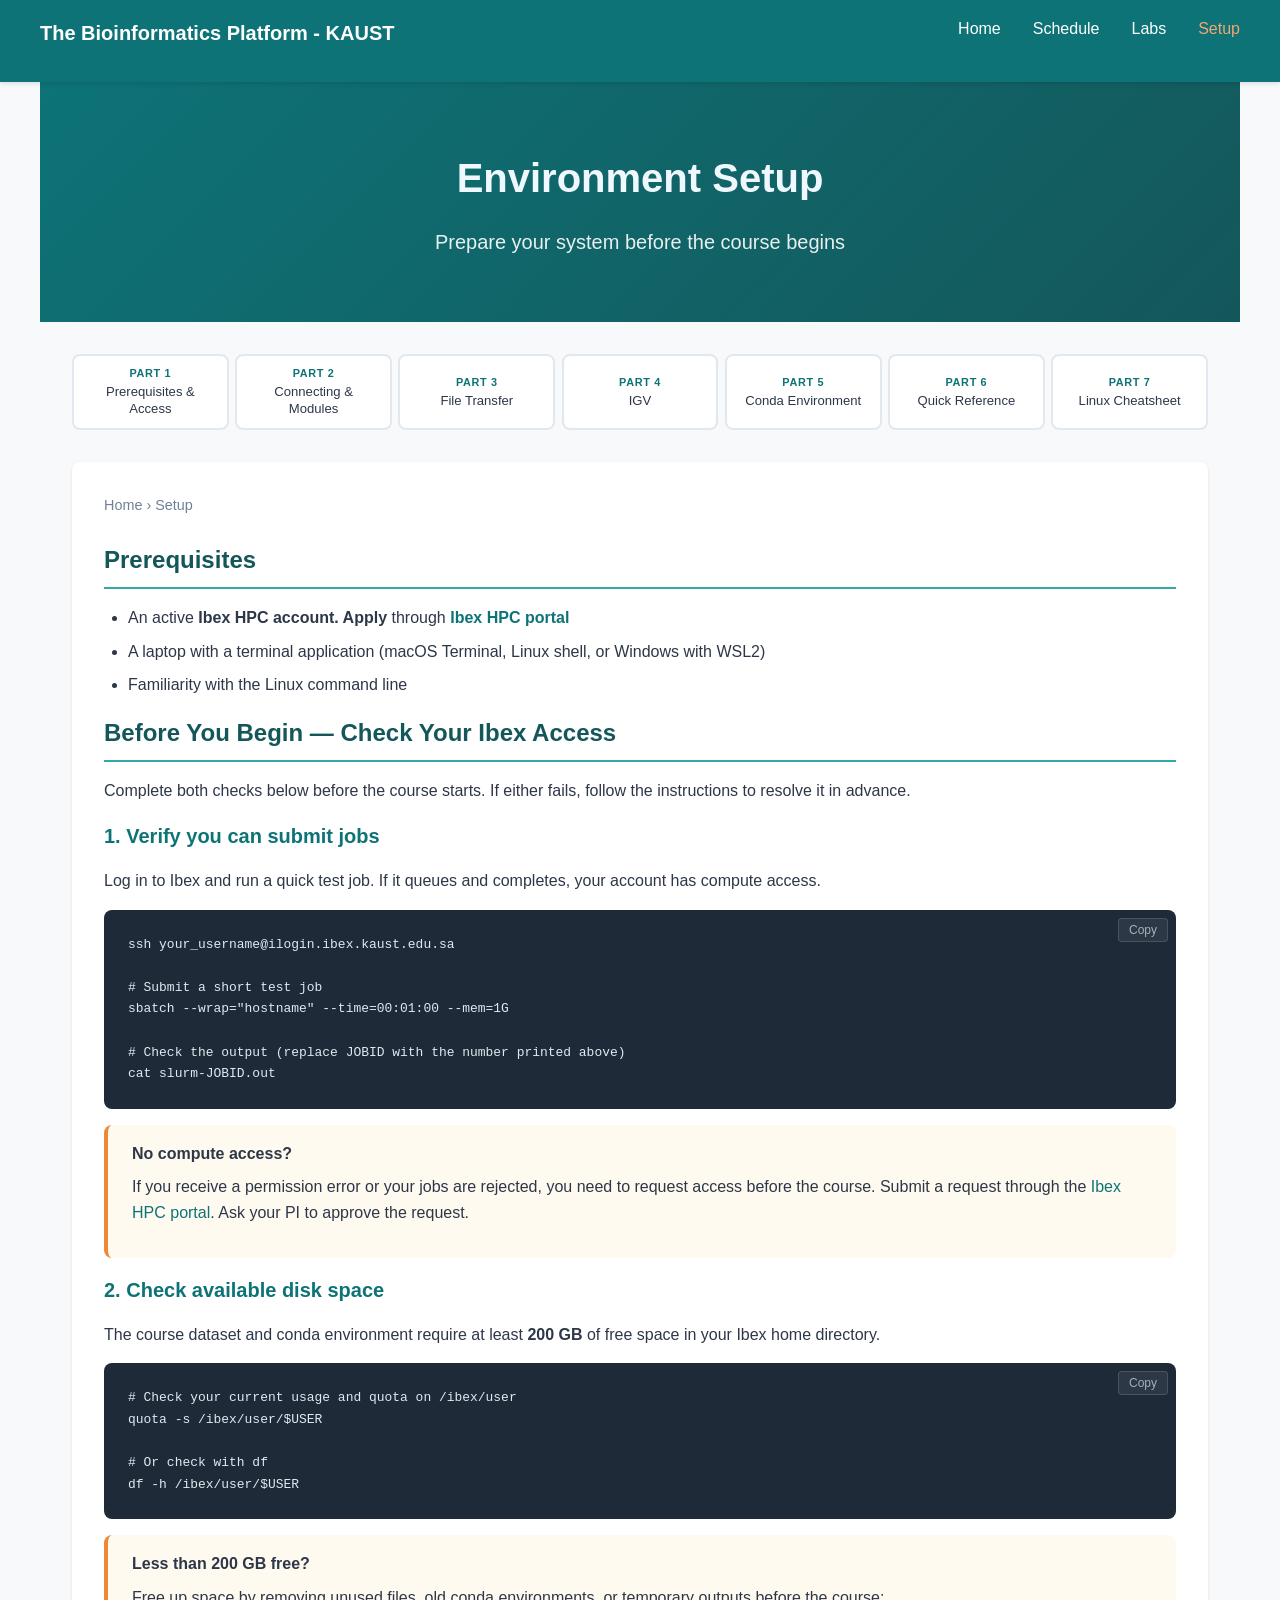
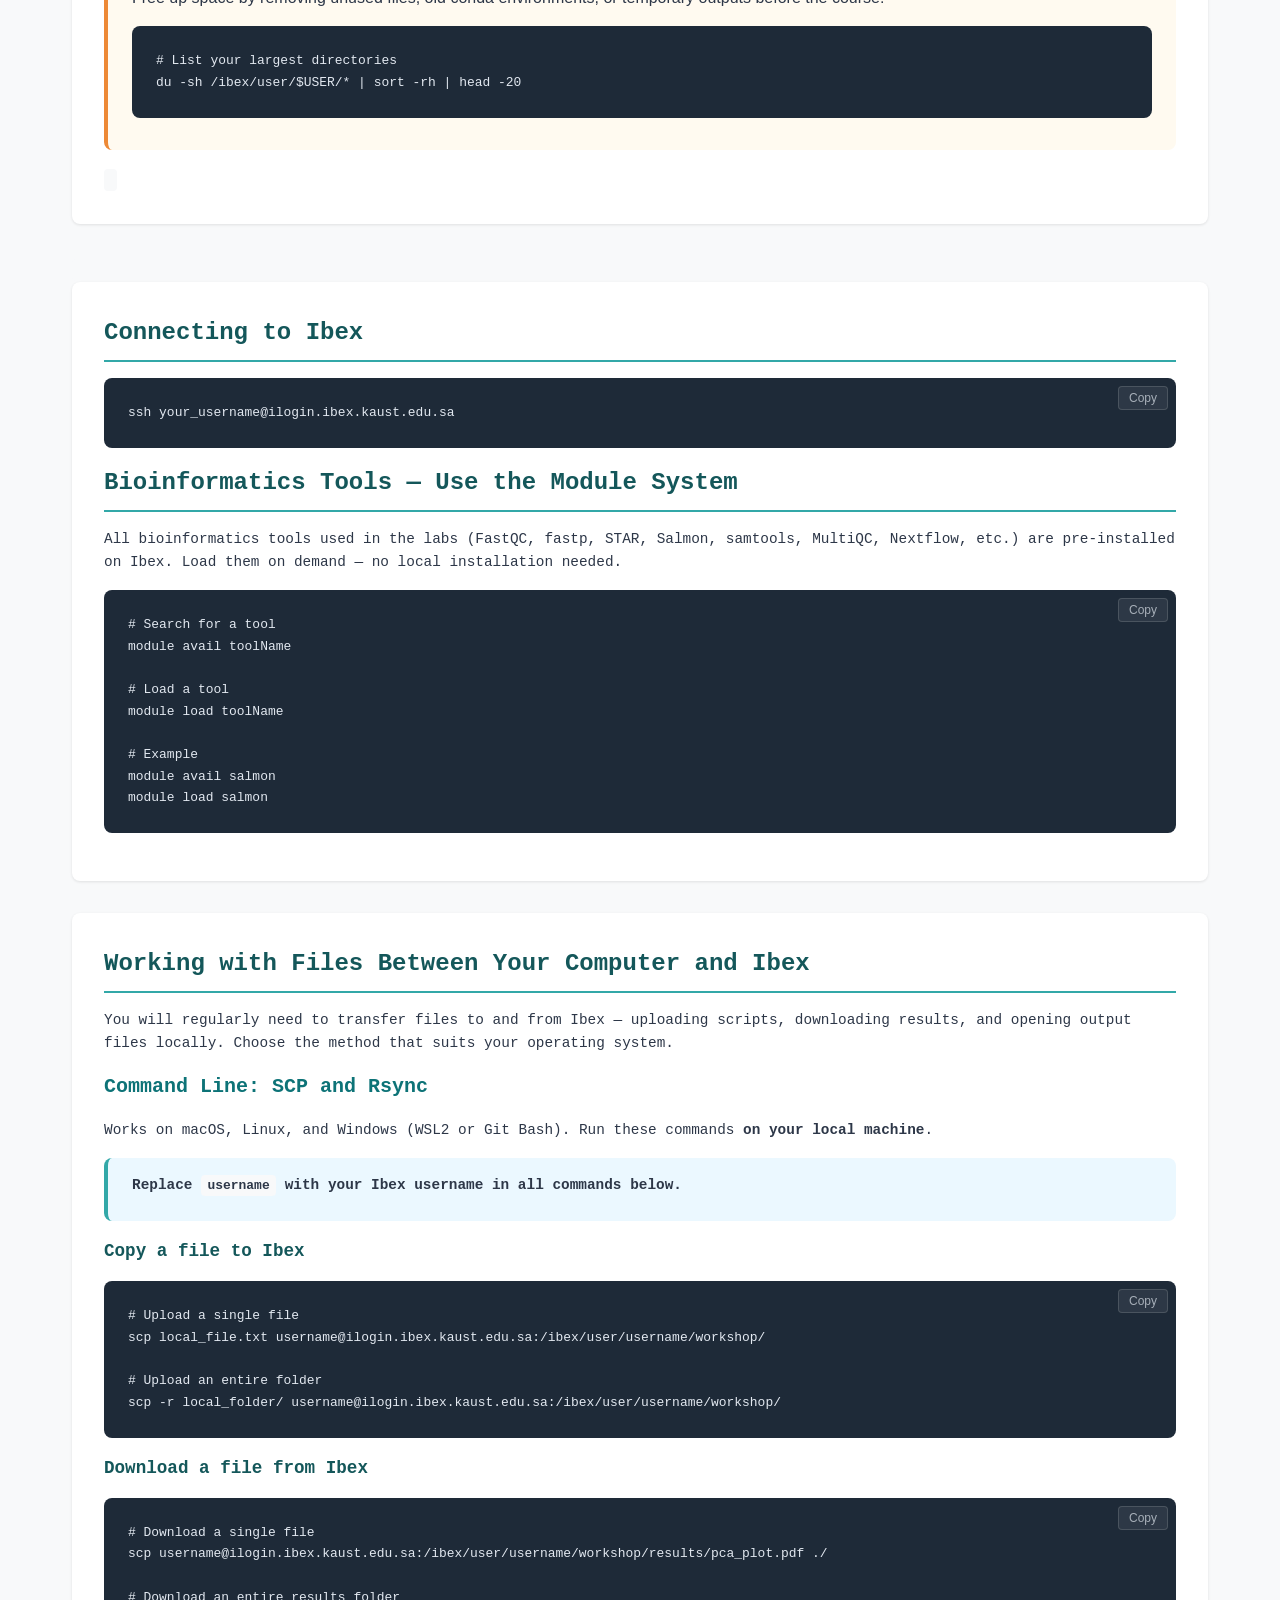
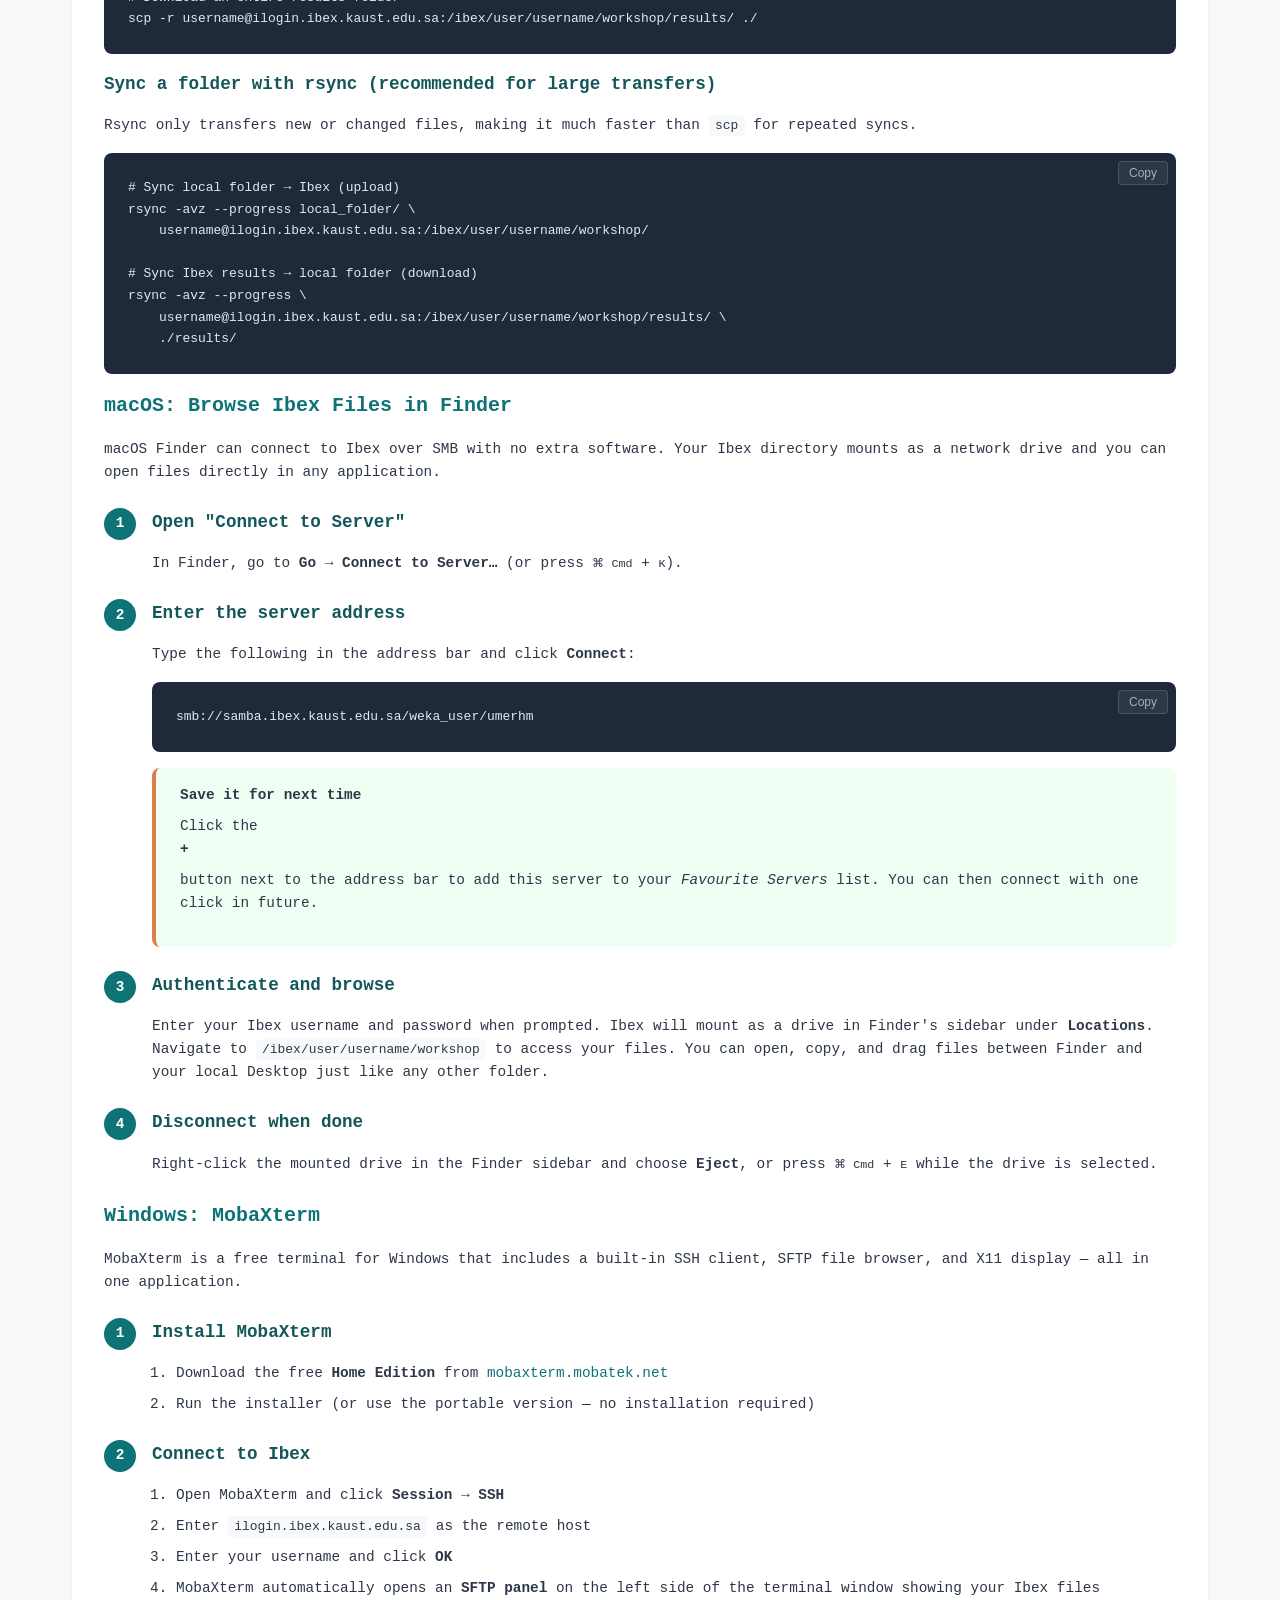
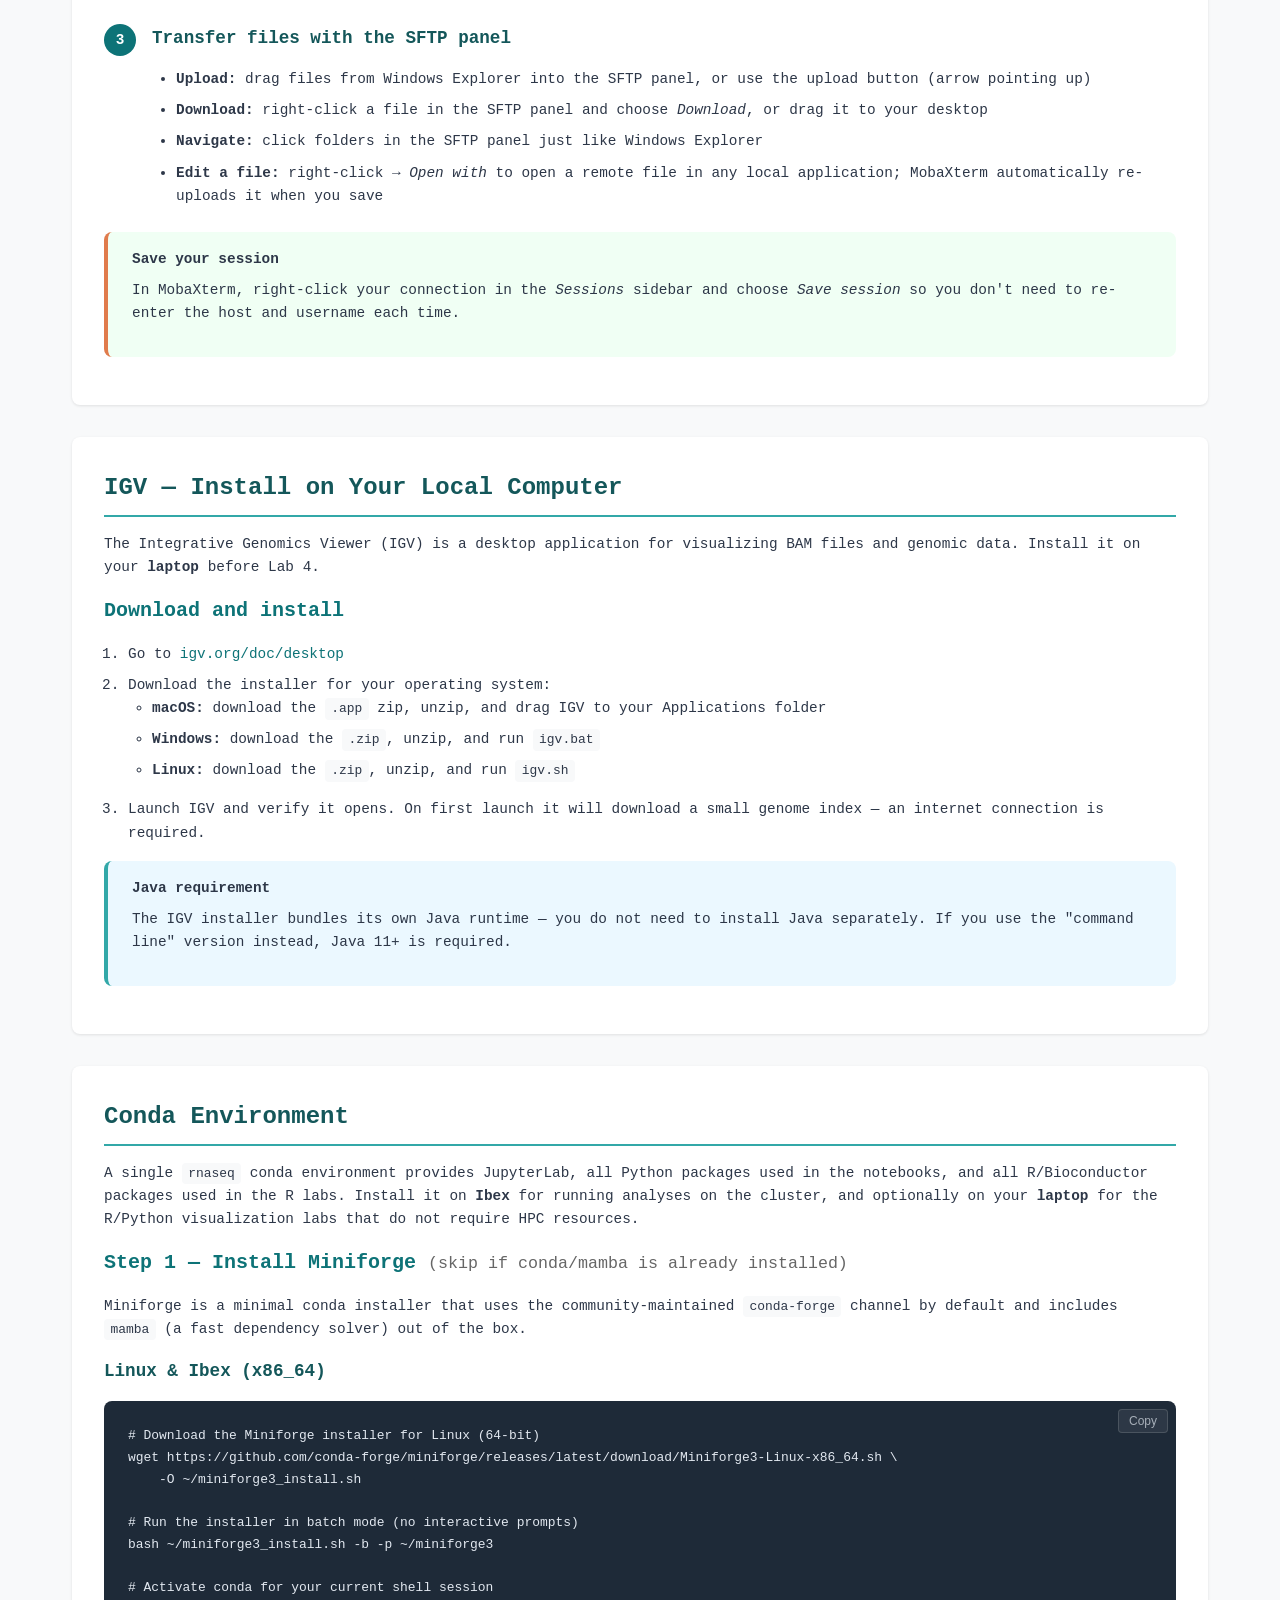
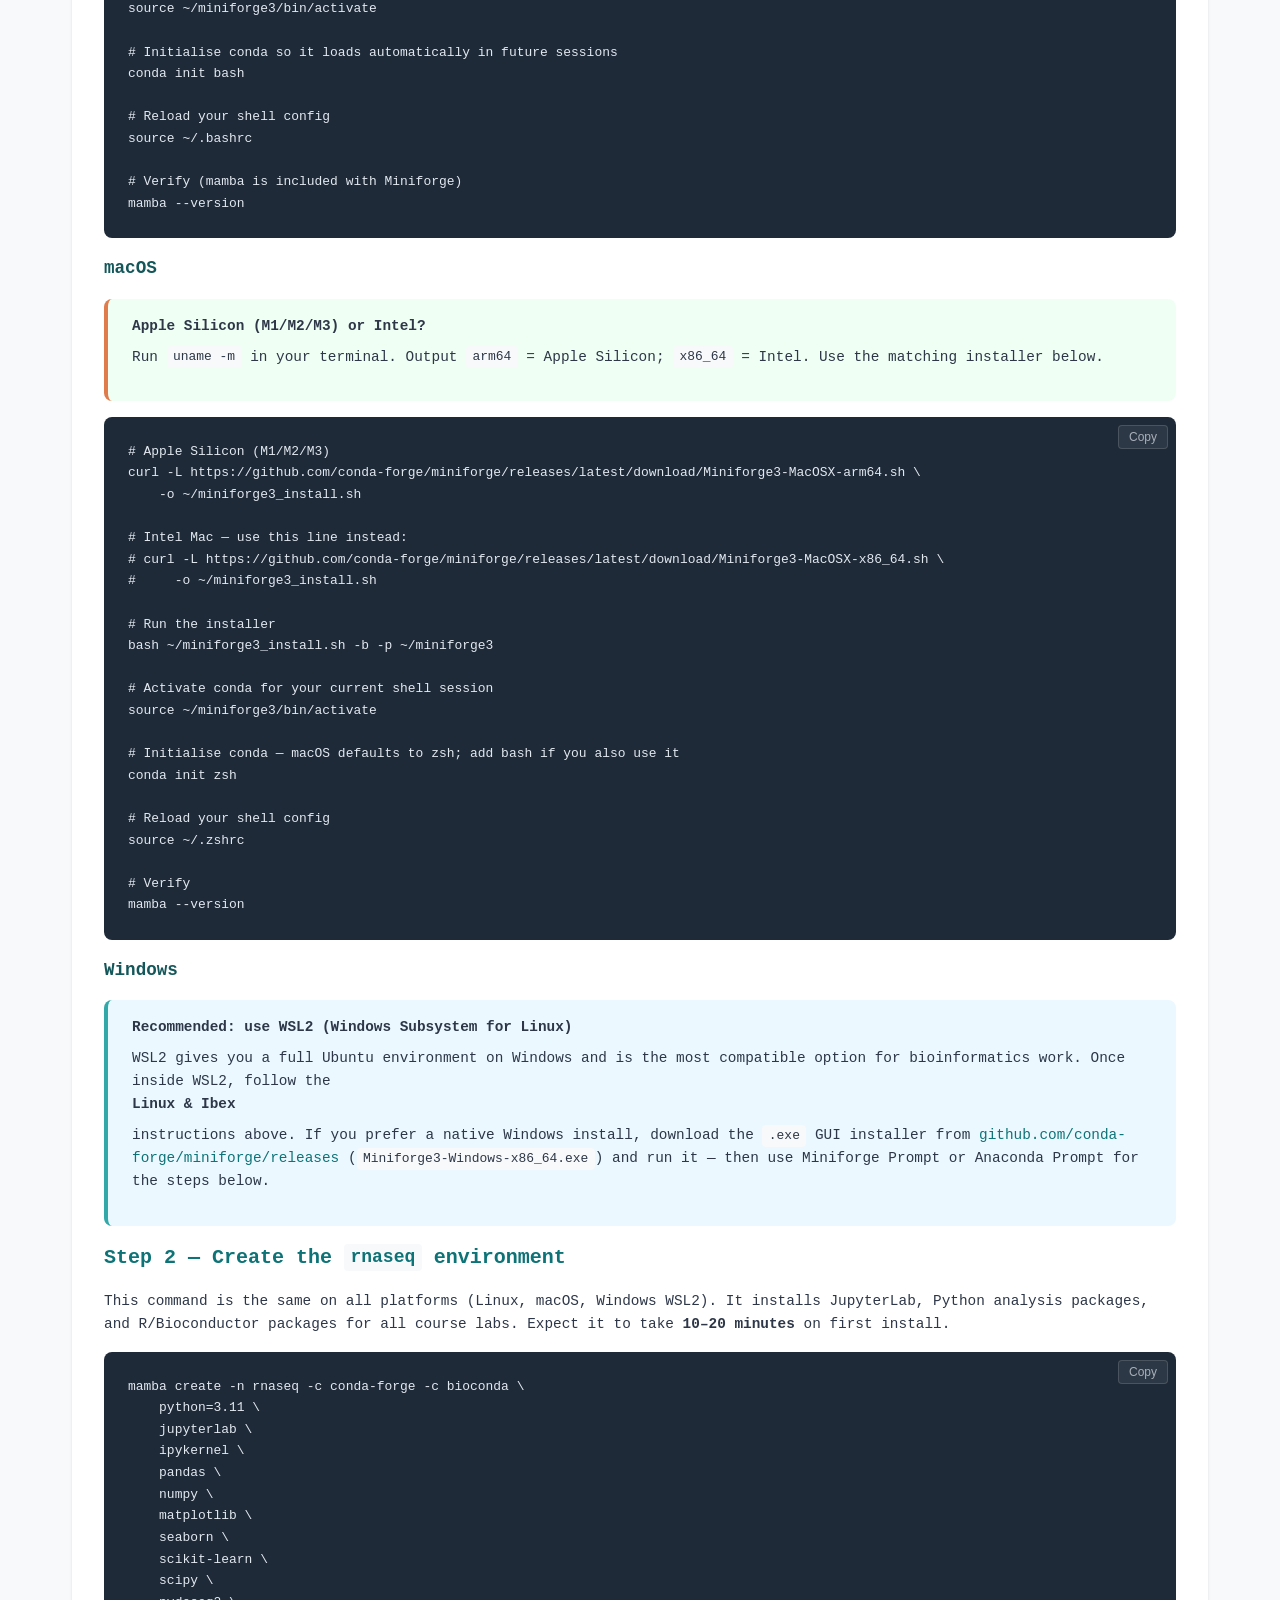
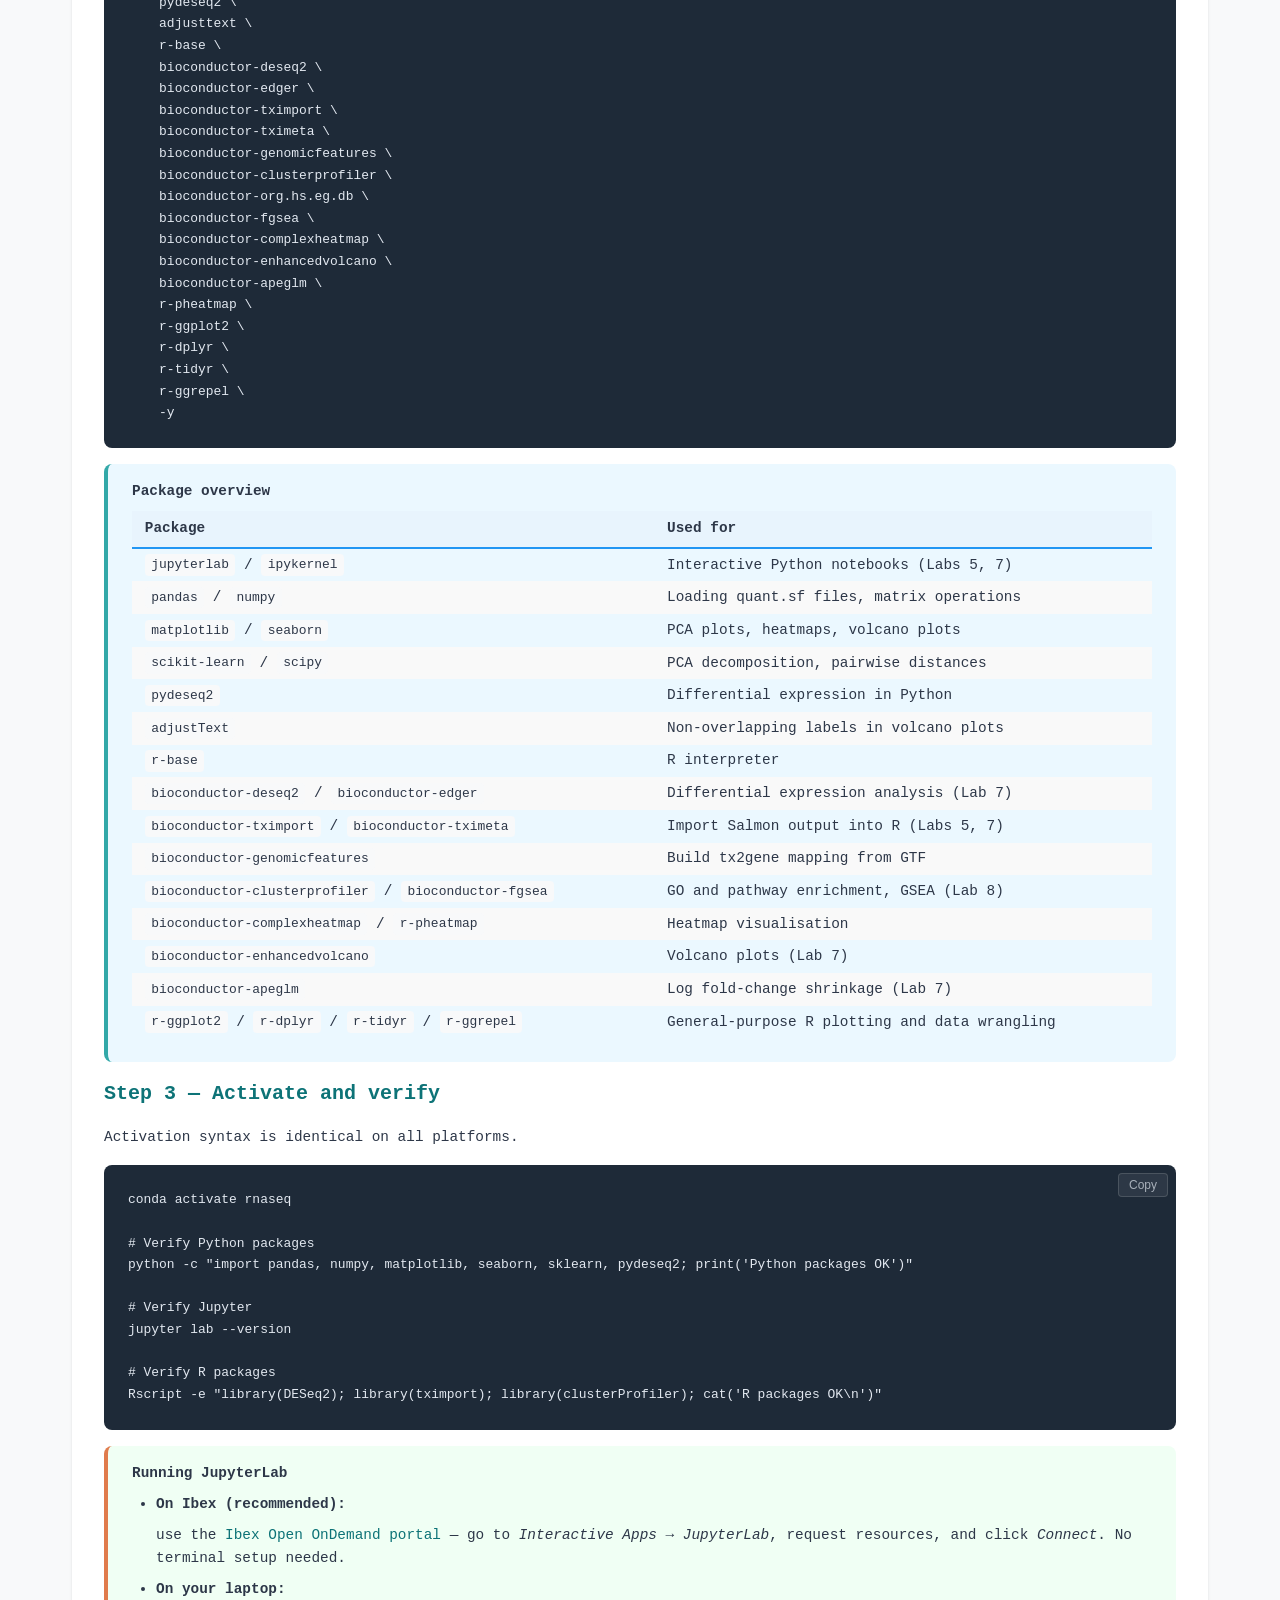
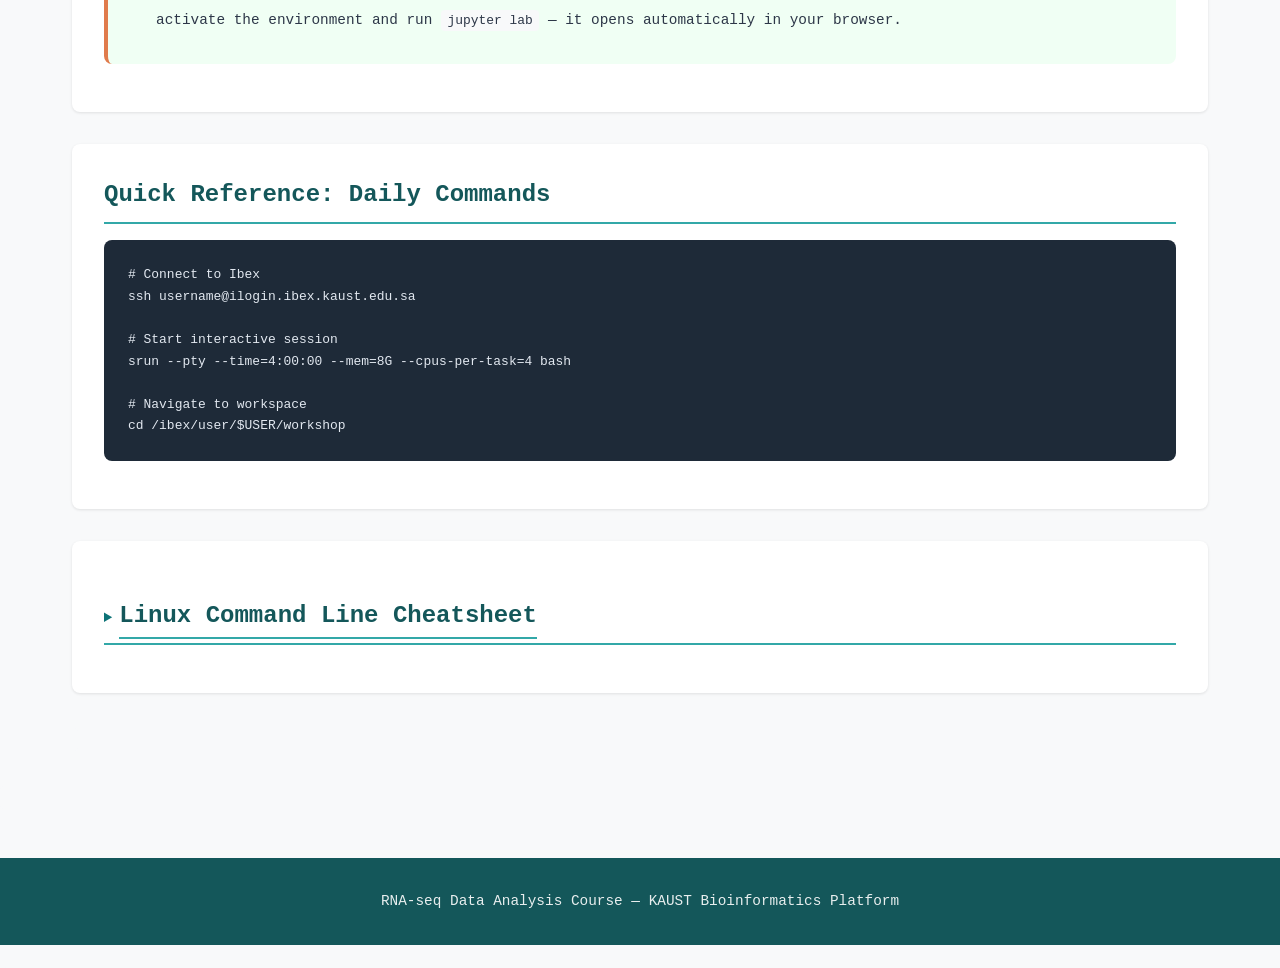
<file: html/setup.html>
<!DOCTYPE html>
<html lang="en">
<head>
    <meta charset="UTF-8">
    <meta name="viewport" content="width=device-width, initial-scale=1.0">
    <title>Setup — RNA-seq Data Analysis Course</title>
    <link rel="stylesheet" href="../css/style.css">
</head>
<body>
    <nav>
        <div class="nav-container">
            <a href="../index.html" class="logo"><p>The Bioinformatics Platform - KAUST</p></a>
            <button class="nav-toggle" onclick="toggleNav()">&#9776;</button>
            <ul id="nav-menu">
                <li><a href="../index.html">Home</a></li>
                <li><a href="schedule.html">Schedule</a></li>
                <li><a href="labs.html">Labs</a></li>
                <li><a href="setup.html" class="active">Setup</a></li>
            </ul>
        </div>
    </nav>

    <main>
        <div class="hero">
            <h1 style="color:aliceblue;">Environment Setup</h1>
            <p>Prepare your system before the course begins</p>
        </div>

        <div class="lab-nav">
            <a href="#access"><span class="part-num">Part 1</span><span class="part-label">Prerequisites &amp; Access</span></a>
            <a href="#connect"><span class="part-num">Part 2</span><span class="part-label">Connecting &amp; Modules</span></a>
            <a href="#files"><span class="part-num">Part 3</span><span class="part-label">File Transfer</span></a>
            <a href="#igv"><span class="part-num">Part 4</span><span class="part-label">IGV</span></a>
            <a href="#conda"><span class="part-num">Part 5</span><span class="part-label">Conda Environment</span></a>
            <a href="#quickref"><span class="part-num">Part 6</span><span class="part-label">Quick Reference</span></a>
            <a href="#cheatsheet"><span class="part-num">Part 7</span><span class="part-label">Linux Cheatsheet</span></a>
        </div>

        <section id="access">
            <div class="breadcrumbs">
                <a href="../index.html">Home</a> &rsaquo; Setup
            </div>
            <h2>Prerequisites</h2>
            <ul>
                <li>An active <strong>Ibex HPC account. Apply</strong> through <strong><a href="https://my.ibex.kaust.edu.sa/v2/teams" target="_blank" rel="noopener">Ibex HPC portal</a></strong></li>
                <li>A laptop with a terminal application (macOS Terminal, Linux shell, or Windows with WSL2)</li>
                <li>Familiarity with the Linux command line</li>
            </ul>

            <h2>Before You Begin — Check Your Ibex Access</h2>
            <p>Complete both checks below before the course starts. If either fails, follow the instructions to resolve it in advance.</p>

            <h3>1. Verify you can submit jobs</h3>
            <p>Log in to Ibex and run a quick test job. If it queues and completes, your account has compute access.</p>
            <div class="code-container">
                <pre><code>ssh your_username@ilogin.ibex.kaust.edu.sa

# Submit a short test job
sbatch --wrap="hostname" --time=00:01:00 --mem=1G

# Check the output (replace JOBID with the number printed above)
cat slurm-JOBID.out</code></pre>
                <button class="copy-btn" onclick="copyCode(this)">Copy</button>
            </div>
            <div class="info-box warning">
                <strong>No compute access?</strong>
                <p>If you receive a permission error or your jobs are rejected, you need to request access before the course. Submit a request through the <a href="https://my.ibex.kaust.edu.sa/v2/teams" target="_blank" rel="noopener">Ibex HPC portal</a>. Ask your PI to approve the request.</p>
            </div>

            <h3>2. Check available disk space</h3>
            <p>The course dataset and conda environment require at least <strong>200 GB</strong> of free space in your Ibex home directory.</p>
            <div class="code-container">
                <pre><code># Check your current usage and quota on /ibex/user
quota -s /ibex/user/$USER

# Or check with df
df -h /ibex/user/$USER</code></pre>
                <button class="copy-btn" onclick="copyCode(this)">Copy</button>
            </div>
            <div class="info-box warning">
                <strong>Less than 200 GB free?</strong>
                <p>Free up space by removing unused files, old conda environments, or temporary outputs before the course:</p>
                <pre><code># List your largest directories
du -sh /ibex/user/$USER/* | sort -rh | head -20</div>
        </section>

        <!-- ================================================ -->
        <!-- Connecting to Ibex                               -->
        <!-- ================================================ -->
        <section id="connect">
            <h2>Connecting to Ibex</h2>
            <div class="code-container">
                <pre><code>ssh your_username@ilogin.ibex.kaust.edu.sa</code></pre>
                <button class="copy-btn" onclick="copyCode(this)">Copy</button>
            </div>

            <h2>Bioinformatics Tools — Use the Module System</h2>
            <p>All bioinformatics tools used in the labs (FastQC, fastp, STAR, Salmon, samtools, MultiQC, Nextflow, etc.) are pre-installed on Ibex. Load them on demand — no local installation needed.</p>
            <div class="code-container">
                <pre><code># Search for a tool
module avail toolName

# Load a tool
module load toolName

# Example
module avail salmon
module load salmon</code></pre>
                <button class="copy-btn" onclick="copyCode(this)">Copy</button>
            </div>
        </section>

        <!-- ================================================ -->
        <!-- Working with Files                               -->
        <!-- ================================================ -->
        <section id="files">
            <h2>Working with Files Between Your Computer and Ibex</h2>
            <p>You will regularly need to transfer files to and from Ibex — uploading scripts, downloading results, and opening output files locally. Choose the method that suits your operating system.</p>

            <h3>Command Line: SCP and Rsync</h3>
            <p>Works on macOS, Linux, and Windows (WSL2 or Git Bash). Run these commands <strong>on your local machine</strong>.</p>

            <div class="info-box note">
                <strong>Replace <code>username</code> with your Ibex username in all commands below.</strong>
            </div>

            <h4>Copy a file to Ibex</h4>
            <div class="code-container">
                <pre><code># Upload a single file
scp local_file.txt username@ilogin.ibex.kaust.edu.sa:/ibex/user/username/workshop/

# Upload an entire folder
scp -r local_folder/ username@ilogin.ibex.kaust.edu.sa:/ibex/user/username/workshop/</code></pre>
                <button class="copy-btn" onclick="copyCode(this)">Copy</button>
            </div>

            <h4>Download a file from Ibex</h4>
            <div class="code-container">
                <pre><code># Download a single file
scp username@ilogin.ibex.kaust.edu.sa:/ibex/user/username/workshop/results/pca_plot.pdf ./

# Download an entire results folder
scp -r username@ilogin.ibex.kaust.edu.sa:/ibex/user/username/workshop/results/ ./</code></pre>
                <button class="copy-btn" onclick="copyCode(this)">Copy</button>
            </div>

            <h4>Sync a folder with rsync (recommended for large transfers)</h4>
            <p>Rsync only transfers new or changed files, making it much faster than <code>scp</code> for repeated syncs.</p>
            <div class="code-container">
                <pre><code># Sync local folder → Ibex (upload)
rsync -avz --progress local_folder/ \
    username@ilogin.ibex.kaust.edu.sa:/ibex/user/username/workshop/

# Sync Ibex results → local folder (download)
rsync -avz --progress \
    username@ilogin.ibex.kaust.edu.sa:/ibex/user/username/workshop/results/ \
    ./results/</code></pre>
                <button class="copy-btn" onclick="copyCode(this)">Copy</button>
            </div>

            <h3>macOS: Browse Ibex Files in Finder</h3>
            <p>macOS Finder can connect to Ibex over SMB with no extra software. Your Ibex directory mounts as a network drive and you can open files directly in any application.</p>

            <div class="step" data-step="1">
                <h4>Open "Connect to Server"</h4>
                <p>In Finder, go to <strong>Go &rarr; Connect to Server&hellip;</strong> (or press <kbd>&#8984; Cmd</kbd> + <kbd>K</kbd>).</p>
            </div>

            <div class="step" data-step="2">
                <h4>Enter the server address</h4>
                <p>Type the following in the address bar and click <strong>Connect</strong>:</p>
                <div class="code-container">
                    <pre><code>smb://samba.ibex.kaust.edu.sa/weka_user/umerhm</code></pre>
                    <button class="copy-btn" onclick="copyCode(this)">Copy</button>
                </div>
                <div class="info-box tip">
                    <strong>Save it for next time</strong>
                    <p>Click the <strong>+</strong> button next to the address bar to add this server to your <em>Favourite Servers</em> list. You can then connect with one click in future.</p>
                </div>
            </div>

            <div class="step" data-step="3">
                <h4>Authenticate and browse</h4>
                <p>Enter your Ibex username and password when prompted. Ibex will mount as a drive in Finder's sidebar under <strong>Locations</strong>. Navigate to <code>/ibex/user/username/workshop</code> to access your files. You can open, copy, and drag files between Finder and your local Desktop just like any other folder.</p>
            </div>

            <div class="step" data-step="4">
                <h4>Disconnect when done</h4>
                <p>Right-click the mounted drive in the Finder sidebar and choose <strong>Eject</strong>, or press <kbd>&#8984; Cmd</kbd> + <kbd>E</kbd> while the drive is selected.</p>
            </div>

            <h3>Windows: MobaXterm</h3>
            <p>MobaXterm is a free terminal for Windows that includes a built-in SSH client, SFTP file browser, and X11 display — all in one application.</p>

            <div class="step" data-step="1">
                <h4>Install MobaXterm</h4>
                <ol>
                    <li>Download the free <strong>Home Edition</strong> from <a href="https://mobaxterm.mobatek.net/download.html" target="_blank" rel="noopener">mobaxterm.mobatek.net</a></li>
                    <li>Run the installer (or use the portable version — no installation required)</li>
                </ol>
            </div>

            <div class="step" data-step="2">
                <h4>Connect to Ibex</h4>
                <ol>
                    <li>Open MobaXterm and click <strong>Session</strong> &rarr; <strong>SSH</strong></li>
                    <li>Enter <code>ilogin.ibex.kaust.edu.sa</code> as the remote host</li>
                    <li>Enter your username and click <strong>OK</strong></li>
                    <li>MobaXterm automatically opens an <strong>SFTP panel</strong> on the left side of the terminal window showing your Ibex files</li>
                </ol>
            </div>

            <div class="step" data-step="3">
                <h4>Transfer files with the SFTP panel</h4>
                <ul>
                    <li><strong>Upload:</strong> drag files from Windows Explorer into the SFTP panel, or use the upload button (arrow pointing up)</li>
                    <li><strong>Download:</strong> right-click a file in the SFTP panel and choose <em>Download</em>, or drag it to your desktop</li>
                    <li><strong>Navigate:</strong> click folders in the SFTP panel just like Windows Explorer</li>
                    <li><strong>Edit a file:</strong> right-click &rarr; <em>Open with</em> to open a remote file in any local application; MobaXterm automatically re-uploads it when you save</li>
                </ul>
            </div>

            <div class="info-box tip">
                <strong>Save your session</strong>
                <p>In MobaXterm, right-click your connection in the <em>Sessions</em> sidebar and choose <em>Save session</em> so you don't need to re-enter the host and username each time.</p>
            </div>
        </section>

        <!-- ================================================ -->
        <!-- IGV on local machine                             -->
        <!-- ================================================ -->
        <section id="igv">
            <h2>IGV — Install on Your Local Computer</h2>
            <p>The Integrative Genomics Viewer (IGV) is a desktop application for visualizing BAM files and genomic data. Install it on your <strong>laptop</strong> before Lab 4.</p>

            <h3>Download and install</h3>
            <ol>
                <li>Go to <a href="https://igv.org/doc/desktop/" target="_blank" rel="noopener">igv.org/doc/desktop</a></li>
                <li>Download the installer for your operating system:
                    <ul>
                        <li><strong>macOS:</strong> download the <code>.app</code> zip, unzip, and drag IGV to your Applications folder</li>
                        <li><strong>Windows:</strong> download the <code>.zip</code>, unzip, and run <code>igv.bat</code></li>
                        <li><strong>Linux:</strong> download the <code>.zip</code>, unzip, and run <code>igv.sh</code></li>
                    </ul>
                </li>
                <li>Launch IGV and verify it opens. On first launch it will download a small genome index — an internet connection is required.</li>
            </ol>

            <div class="info-box note">
                <strong>Java requirement</strong>
                <p>The IGV installer bundles its own Java runtime — you do not need to install Java separately. If you use the "command line" version instead, Java 11+ is required.</p>
            </div>
        </section>

        <!-- ================================================ -->
        <!-- Conda environment on Ibex                        -->
        <!-- ================================================ -->
        <section id="conda">
            <h2>Conda Environment</h2>
            <p>A single <code>rnaseq</code> conda environment provides JupyterLab, all Python packages used in the notebooks, and all R/Bioconductor packages used in the R labs. Install it on <strong>Ibex</strong> for running analyses on the cluster, and optionally on your <strong>laptop</strong> for the R/Python visualization labs that do not require HPC resources.</p>

            <h3>Step 1 — Install Miniforge <small style="font-weight:normal; color:#666;">(skip if conda/mamba is already installed)</small></h3>
            <p>Miniforge is a minimal conda installer that uses the community-maintained <code>conda-forge</code> channel by default and includes <code>mamba</code> (a fast dependency solver) out of the box.</p>

            <h4>Linux &amp; Ibex (x86_64)</h4>
            <div class="code-container">
                <pre><code># Download the Miniforge installer for Linux (64-bit)
wget https://github.com/conda-forge/miniforge/releases/latest/download/Miniforge3-Linux-x86_64.sh \
    -O ~/miniforge3_install.sh

# Run the installer in batch mode (no interactive prompts)
bash ~/miniforge3_install.sh -b -p ~/miniforge3

# Activate conda for your current shell session
source ~/miniforge3/bin/activate

# Initialise conda so it loads automatically in future sessions
conda init bash

# Reload your shell config
source ~/.bashrc

# Verify (mamba is included with Miniforge)
mamba --version</code></pre>
                <button class="copy-btn" onclick="copyCode(this)">Copy</button>
            </div>

            <h4>macOS</h4>
            <div class="info-box tip">
                <strong>Apple Silicon (M1/M2/M3) or Intel?</strong>
                <p>Run <code>uname -m</code> in your terminal. Output <code>arm64</code> = Apple Silicon; <code>x86_64</code> = Intel. Use the matching installer below.</p>
            </div>
            <div class="code-container">
                <pre><code># Apple Silicon (M1/M2/M3)
curl -L https://github.com/conda-forge/miniforge/releases/latest/download/Miniforge3-MacOSX-arm64.sh \
    -o ~/miniforge3_install.sh

# Intel Mac — use this line instead:
# curl -L https://github.com/conda-forge/miniforge/releases/latest/download/Miniforge3-MacOSX-x86_64.sh \
#     -o ~/miniforge3_install.sh

# Run the installer
bash ~/miniforge3_install.sh -b -p ~/miniforge3

# Activate conda for your current shell session
source ~/miniforge3/bin/activate

# Initialise conda — macOS defaults to zsh; add bash if you also use it
conda init zsh

# Reload your shell config
source ~/.zshrc

# Verify
mamba --version</code></pre>
                <button class="copy-btn" onclick="copyCode(this)">Copy</button>
            </div>

            <h4>Windows</h4>
            <div class="info-box note">
                <strong>Recommended: use WSL2 (Windows Subsystem for Linux)</strong>
                <p>WSL2 gives you a full Ubuntu environment on Windows and is the most compatible option for bioinformatics work. Once inside WSL2, follow the <strong>Linux &amp; Ibex</strong> instructions above. If you prefer a native Windows install, download the <code>.exe</code> GUI installer from <a href="https://github.com/conda-forge/miniforge/releases/latest" target="_blank" rel="noopener">github.com/conda-forge/miniforge/releases</a> (<code>Miniforge3-Windows-x86_64.exe</code>) and run it — then use Miniforge Prompt or Anaconda Prompt for the steps below.</p>
            </div>

            <h3>Step 2 — Create the <code>rnaseq</code> environment</h3>
            <p>This command is the same on all platforms (Linux, macOS, Windows WSL2). It installs JupyterLab, Python analysis packages, and R/Bioconductor packages for all course labs. Expect it to take <strong>10–20 minutes</strong> on first install.</p>
            <div class="code-container">
                <pre><code>mamba create -n rnaseq -c conda-forge -c bioconda \
    python=3.11 \
    jupyterlab \
    ipykernel \
    pandas \
    numpy \
    matplotlib \
    seaborn \
    scikit-learn \
    scipy \
    pydeseq2 \
    adjusttext \
    r-base \
    bioconductor-deseq2 \
    bioconductor-edger \
    bioconductor-tximport \
    bioconductor-tximeta \
    bioconductor-genomicfeatures \
    bioconductor-clusterprofiler \
    bioconductor-org.hs.eg.db \
    bioconductor-fgsea \
    bioconductor-complexheatmap \
    bioconductor-enhancedvolcano \
    bioconductor-apeglm \
    r-pheatmap \
    r-ggplot2 \
    r-dplyr \
    r-tidyr \
    r-ggrepel \
    -y</code></pre>
                <button class="copy-btn" onclick="copyCode(this)">Copy</button>
            </div>

            <div class="info-box note">
                <strong>Package overview</strong>
                <table style="width:100%; border-collapse:collapse; font-size:0.9rem; margin:0.5rem 0;">
                    <thead>
                        <tr style="background:#e8f4fd;">
                            <th style="padding:0.4rem 0.8rem; text-align:left; border-bottom:2px solid #2196F3;">Package</th>
                            <th style="padding:0.4rem 0.8rem; text-align:left; border-bottom:2px solid #2196F3;">Used for</th>
                        </tr>
                    </thead>
                    <tbody>
                        <tr><td style="padding:0.3rem 0.8rem;"><code>jupyterlab</code> / <code>ipykernel</code></td><td style="padding:0.3rem 0.8rem;">Interactive Python notebooks (Labs 5, 7)</td></tr>
                        <tr style="background:#f9f9f9;"><td style="padding:0.3rem 0.8rem;"><code>pandas</code> / <code>numpy</code></td><td style="padding:0.3rem 0.8rem;">Loading quant.sf files, matrix operations</td></tr>
                        <tr><td style="padding:0.3rem 0.8rem;"><code>matplotlib</code> / <code>seaborn</code></td><td style="padding:0.3rem 0.8rem;">PCA plots, heatmaps, volcano plots</td></tr>
                        <tr style="background:#f9f9f9;"><td style="padding:0.3rem 0.8rem;"><code>scikit-learn</code> / <code>scipy</code></td><td style="padding:0.3rem 0.8rem;">PCA decomposition, pairwise distances</td></tr>
                        <tr><td style="padding:0.3rem 0.8rem;"><code>pydeseq2</code></td><td style="padding:0.3rem 0.8rem;">Differential expression in Python</td></tr>
                        <tr style="background:#f9f9f9;"><td style="padding:0.3rem 0.8rem;"><code>adjustText</code></td><td style="padding:0.3rem 0.8rem;">Non-overlapping labels in volcano plots</td></tr>
                        <tr><td style="padding:0.3rem 0.8rem;"><code>r-base</code></td><td style="padding:0.3rem 0.8rem;">R interpreter</td></tr>
                        <tr style="background:#f9f9f9;"><td style="padding:0.3rem 0.8rem;"><code>bioconductor-deseq2</code> / <code>bioconductor-edger</code></td><td style="padding:0.3rem 0.8rem;">Differential expression analysis (Lab 7)</td></tr>
                        <tr><td style="padding:0.3rem 0.8rem;"><code>bioconductor-tximport</code> / <code>bioconductor-tximeta</code></td><td style="padding:0.3rem 0.8rem;">Import Salmon output into R (Labs 5, 7)</td></tr>
                        <tr style="background:#f9f9f9;"><td style="padding:0.3rem 0.8rem;"><code>bioconductor-genomicfeatures</code></td><td style="padding:0.3rem 0.8rem;">Build tx2gene mapping from GTF</td></tr>
                        <tr><td style="padding:0.3rem 0.8rem;"><code>bioconductor-clusterprofiler</code> / <code>bioconductor-fgsea</code></td><td style="padding:0.3rem 0.8rem;">GO and pathway enrichment, GSEA (Lab 8)</td></tr>
                        <tr style="background:#f9f9f9;"><td style="padding:0.3rem 0.8rem;"><code>bioconductor-complexheatmap</code> / <code>r-pheatmap</code></td><td style="padding:0.3rem 0.8rem;">Heatmap visualisation</td></tr>
                        <tr><td style="padding:0.3rem 0.8rem;"><code>bioconductor-enhancedvolcano</code></td><td style="padding:0.3rem 0.8rem;">Volcano plots (Lab 7)</td></tr>
                        <tr style="background:#f9f9f9;"><td style="padding:0.3rem 0.8rem;"><code>bioconductor-apeglm</code></td><td style="padding:0.3rem 0.8rem;">Log fold-change shrinkage (Lab 7)</td></tr>
                        <tr><td style="padding:0.3rem 0.8rem;"><code>r-ggplot2</code> / <code>r-dplyr</code> / <code>r-tidyr</code> / <code>r-ggrepel</code></td><td style="padding:0.3rem 0.8rem;">General-purpose R plotting and data wrangling</td></tr>
                    </tbody>
                </table>
            </div>

            <h3>Step 3 — Activate and verify</h3>
            <p>Activation syntax is identical on all platforms.</p>
            <div class="code-container">
                <pre><code>conda activate rnaseq

# Verify Python packages
python -c "import pandas, numpy, matplotlib, seaborn, sklearn, pydeseq2; print('Python packages OK')"

# Verify Jupyter
jupyter lab --version

# Verify R packages
Rscript -e "library(DESeq2); library(tximport); library(clusterProfiler); cat('R packages OK\n')"</code></pre>
                <button class="copy-btn" onclick="copyCode(this)">Copy</button>
            </div>

            <div class="info-box tip">
                <strong>Running JupyterLab</strong>
                <ul>
                    <li><strong>On Ibex (recommended):</strong> use the <a href="https://ondemand.ibex.kaust.edu.sa/" target="_blank" rel="noopener">Ibex Open OnDemand portal</a> — go to <em>Interactive Apps → JupyterLab</em>, request resources, and click <em>Connect</em>. No terminal setup needed.</li>
                    <li><strong>On your laptop:</strong> activate the environment and run <code>jupyter lab</code> — it opens automatically in your browser.</li>
                </ul>
            </div>
        </section>

        <section id="quickref">
            <h2>Quick Reference: Daily Commands</h2>
            <pre><code># Connect to Ibex
ssh username@ilogin.ibex.kaust.edu.sa

# Start interactive session
srun --pty --time=4:00:00 --mem=8G --cpus-per-task=4 bash

# Navigate to workspace
cd /ibex/user/$USER/workshop</code></pre>
        </section>

        <section id="cheatsheet">
            <details>
                <summary><h2 style="display: inline; cursor: pointer;">Linux Command Line Cheatsheet</h2></summary>

                <h3>Navigation</h3>
                <pre><code># Print current directory
pwd

# List files and directories
ls              # Basic listing
ls -l           # Detailed listing (permissions, size, date)
ls -la          # Include hidden files (starting with .)
ls -lh          # Human-readable file sizes

# Change directory
cd /path/to/dir     # Go to specific directory
cd ~                # Go to home directory
cd ..               # Go up one level
cd -                # Go to previous directory</code></pre>

                <h3>File Operations</h3>
                <pre><code># Create files and directories
mkdir mydir             # Create directory
mkdir -p dir1/dir2      # Create nested directories
touch file.txt          # Create empty file

# Copy files
cp file.txt backup.txt          # Copy file
cp -r mydir/ mydir_backup/      # Copy directory recursively

# Move/rename files
mv oldname.txt newname.txt      # Rename file
mv file.txt /path/to/dest/      # Move file

# Remove files
rm file.txt             # Delete file
rm -r mydir/            # Delete directory recursively
rm -i file.txt          # Ask before deleting</code></pre>

                <h3>Viewing Files</h3>
                <pre><code># Display file contents
cat file.txt            # Show entire file
head file.txt           # Show first 10 lines
head -n 20 file.txt     # Show first 20 lines
tail file.txt           # Show last 10 lines
tail -f logfile.txt     # Follow file updates in real-time
less file.txt           # View with scrolling (q to quit)

# View compressed files
gzip -dc file.gz         # View gzipped file (works on macOS and Linux)
zless file.gz           # View gzipped file with scrolling</code></pre>

                <h3>File Information</h3>
                <pre><code># Count lines, words, characters
wc file.txt             # Lines, words, characters
wc -l file.txt          # Lines only

# File size
du -h file.txt          # Size of file
du -sh mydir/           # Total size of directory

# Disk space
df -h                   # Disk usage summary</code></pre>

                <h3>Searching</h3>
                <pre><code># Find files
find . -name "*.fastq"          # Find by name pattern
find . -type f -size +100M      # Find files larger than 100MB

# Search file contents
grep "pattern" file.txt         # Lines containing pattern
grep -r "pattern" mydir/        # Search recursively in directory
grep -i "pattern" file.txt      # Case-insensitive search
grep -c "pattern" file.txt      # Count matching lines</code></pre>

                <h3>Pipes and Redirection</h3>
                <pre><code># Redirect output
command > file.txt      # Write output to file (overwrite)
command >> file.txt     # Append output to file
command 2> error.txt    # Redirect errors to file

# Pipes (send output to another command)
cat file.txt | head             # First 10 lines
cat file.txt | grep "pattern"   # Filter lines
cat file.txt | wc -l            # Count lines
cat file.txt | sort | uniq      # Sort and remove duplicates</code></pre>

                <h3>Compression</h3>
                <pre><code># Gzip
gzip file.txt           # Compress (creates file.txt.gz)
gunzip file.txt.gz      # Decompress

# Tar archives
tar -cvf archive.tar dir/       # Create archive
tar -xvf archive.tar            # Extract archive
tar -czvf archive.tar.gz dir/   # Create compressed archive
tar -xzvf archive.tar.gz        # Extract compressed archive</code></pre>

                <h3>Permissions</h3>
                <pre><code># View permissions
ls -l file.txt          # Shows -rw-r--r-- format

# Change permissions
chmod +x script.sh      # Make executable
chmod 755 script.sh     # rwx for owner, rx for others

# Change ownership
chown user:group file.txt</code></pre>

                <h3>Process Management</h3>
                <pre><code># View running processes
ps                      # Your processes
ps aux                  # All processes
top                     # Interactive process viewer (q to quit)
htop                    # Better interactive viewer (if installed)

# Control processes
command &               # Run in background
Ctrl+C                  # Stop current process
Ctrl+Z                  # Suspend current process
bg                      # Resume suspended process in background
kill PID                # Terminate process by ID
killall processname     # Terminate by name</code></pre>

                <h3>Useful Shortcuts</h3>
                <pre><code># Keyboard shortcuts
Ctrl+C          # Cancel current command
Ctrl+L          # Clear screen
Ctrl+A          # Move cursor to start of line
Ctrl+E          # Move cursor to end of line
Ctrl+R          # Search command history
Tab             # Auto-complete file/directory names
Up/Down         # Navigate command history

# History
history                 # Show command history
!123                    # Run command #123 from history
!!                      # Repeat last command</code></pre>

            </details>
        </section>
    </main>

    <footer>
        <p>RNA-seq Data Analysis Course &mdash; KAUST Bioinformatics Platform</p>
    </footer>

    <script>
        function toggleNav() {
            document.getElementById('nav-menu').classList.toggle('show');
        }

        function copyCode(btn) {
            const code = btn.previousElementSibling.querySelector('code').innerText;
            navigator.clipboard.writeText(code).then(() => {
                btn.textContent = 'Copied!';
                btn.classList.add('copied');
                setTimeout(() => {
                    btn.textContent = 'Copy';
                    btn.classList.remove('copied');
                }, 2000);
            });
        }
    </script>
</body>
</html>
</file>
<file: css/style.css>
/* Bioinformatics Specialization Program - Stylesheet */

:root {
    --primary-color: #0d7377;
    --primary-dark: #14575a;
    --primary-light: #32a8a8;
    --accent-color: #e07b4c;
    --accent-light: #f5a572;
    --text-color: #2d3748;
    --text-light: #718096;
    --bg-color: #f8f9fa;
    --bg-white: #ffffff;
    --border-color: #e2e8f0;
    --code-bg: #1e2a38;
    --code-text: #e2e8f0;
}

* {
    margin: 0;
    padding: 0;
    box-sizing: border-box;
}

body {
    font-family: -apple-system, BlinkMacSystemFont, 'Segoe UI', Roboto, Oxygen, Ubuntu, sans-serif;
    line-height: 1.6;
    color: var(--text-color);
    background-color: var(--bg-color);
}

/* Navigation */
nav {
    background-color: var(--primary-color);
    padding: 1rem 2rem;
    position: sticky;
    top: 0;
    z-index: 1000;
    box-shadow: 0 2px 4px rgba(0,0,0,0.1);
}

nav .nav-container {
    max-width: 1200px;
    margin: 0 auto;
    display: flex;
    justify-content: space-between;
    align-items: center;
}

nav .logo {
    color: white;
    font-size: 1.25rem;
    font-weight: 700;
    text-decoration: none;
}

nav .logo:hover {
    color: var(--accent-light);
}

nav ul {
    list-style: none;
    display: flex;
    gap: 2rem;
}

nav ul li a {
    color: white;
    text-decoration: none;
    font-weight: 500;
    transition: color 0.2s;
}

nav ul li a:hover,
nav ul li a.active {
    color: var(--accent-light);
}

/* Mobile nav toggle */
.nav-toggle {
    display: none;
    background: none;
    border: none;
    color: white;
    font-size: 1.5rem;
    cursor: pointer;
}

/* Main content */
main {
    max-width: 1200px;
    margin: 0 auto;
    padding: 2rem;
}

/* Hero section */
.hero {
    background: linear-gradient(135deg, var(--primary-color), var(--primary-dark));
    color: white;
    padding: 4rem 2rem;
    text-align: center;
    margin: -2rem -2rem 2rem -2rem;
}

.hero h1 {
    font-size: 2.5rem;
    margin-bottom: 1rem;
}

.hero p {
    font-size: 1.25rem;
    opacity: 0.9;
    max-width: 800px;
    margin: 0 auto;
}

.hero .dates {
    margin-top: 1.5rem;
    padding: 1rem 2rem;
    background: rgba(255,255,255,0.1);
    border-radius: 8px;
    display: inline-block;
}

/* Section styling */
section {
    background: var(--bg-white);
    border-radius: 8px;
    padding: 2rem;
    margin-bottom: 2rem;
    box-shadow: 0 1px 3px rgba(0,0,0,0.1);
}

h1, h2, h3, h4 {
    color: var(--primary-dark);
    margin-bottom: 1rem;
}

h1 { font-size: 2rem; }
h2 { font-size: 1.5rem; border-bottom: 2px solid var(--primary-light); padding-bottom: 0.5rem; }
h3 { font-size: 1.25rem; color: var(--primary-color); }
h4 { font-size: 1.1rem; }

p {
    margin-bottom: 1rem;
}

/* Lists */
ul, ol {
    margin-left: 1.5rem;
    margin-bottom: 1rem;
}

li {
    margin-bottom: 0.5rem;
}

/* Links */
a {
    color: var(--primary-color);
    text-decoration: none;
}

a:hover {
    color: var(--primary-light);
    text-decoration: underline;
}

/* Cards */
.card-grid {
    display: grid;
    grid-template-columns: repeat(auto-fit, minmax(280px, 1fr));
    gap: 1.5rem;
    margin-top: 1.5rem;
}

.card {
    background: var(--bg-white);
    border: 1px solid var(--border-color);
    border-radius: 8px;
    padding: 1.5rem;
    transition: transform 0.2s, box-shadow 0.2s;
}

.card:hover {
    transform: translateY(-2px);
    box-shadow: 0 4px 12px rgba(0,0,0,0.1);
}

.card h3 {
    margin-bottom: 0.5rem;
}

.card p {
    color: var(--text-light);
    font-size: 0.95rem;
}

.card .tag {
    display: inline-block;
    background: var(--primary-light);
    color: white;
    padding: 0.25rem 0.75rem;
    border-radius: 20px;
    font-size: 0.8rem;
    margin-bottom: 0.75rem;
}

/* Lab cards */
.lab-card {
    border-left: 4px solid var(--accent-color);
}

.lab-card .tag {
    background: var(--accent-color);
}

/* Schedule tables */
.schedule-table {
    width: 100%;
    border-collapse: collapse;
    margin-top: 1rem;
}

.schedule-table th,
.schedule-table td {
    padding: 1rem;
    text-align: left;
    border-bottom: 1px solid var(--border-color);
}

.schedule-table th {
    background: var(--primary-color);
    color: white;
    font-weight: 600;
}

.schedule-table tr:hover {
    background: var(--bg-color);
}

.schedule-table .session-type {
    font-weight: 600;
    color: var(--primary-color);
}

.schedule-table .lab-session {
    background: #f0fff4;
}

.schedule-table .lab-session .session-type {
    color: var(--accent-color);
}

/* Day tabs */
.day-tabs {
    display: flex;
    gap: 0.5rem;
    margin-bottom: 1.5rem;
    flex-wrap: wrap;
}

.day-tabs-grid {
    display: grid;
    grid-template-columns: repeat(auto-fit, minmax(180px, 1fr));
    gap: 0.75rem;
    margin-bottom: 1.5rem;
}

.day-tab-group {
    display: grid;
    grid-template-rows: auto auto;
    gap: 0.5rem;
}

.day-tab {
    padding: 0.75rem 1.5rem;
    background: var(--bg-color);
    border: 2px solid var(--border-color);
    border-radius: 8px;
    cursor: pointer;
    font-weight: 600;
    transition: all 0.2s;
    text-decoration: none;
    color: var(--text-color);
}

.slide-link {
    background: #eef6ff;
    border-color: #7da6d9;
    color: #1f4f8a;
    text-align: center;
}

.slide-link:hover {
    background: #1f4f8a;
    border-color: #1f4f8a;
    color: #ffffff;
}

.day-tab:hover,
.day-tab.active {
    background: var(--primary-color);
    color: white;
    border-color: var(--primary-color);
    text-decoration: none;
}

/* Code blocks */
pre {
    background: var(--code-bg);
    color: var(--code-text);
    padding: 1.5rem;
    border-radius: 8px;
    overflow-x: auto;
    margin: 1rem 0;
    font-family: 'Monaco', 'Menlo', 'Ubuntu Mono', monospace;
    font-size: 0.9rem;
    line-height: 1.5;
}

code {
    font-family: 'Monaco', 'Menlo', 'Ubuntu Mono', monospace;
    background: var(--bg-color);
    padding: 0.2rem 0.4rem;
    border-radius: 4px;
    font-size: 0.9em;
}

pre code {
    background: none;
    padding: 0;
}

/* Code block container with copy button */
.code-container {
    position: relative;
}

.copy-btn {
    position: absolute;
    top: 8px;
    right: 8px;
    background: rgba(255, 255, 255, 0.1);
    border: 1px solid rgba(255, 255, 255, 0.2);
    color: var(--code-text);
    padding: 4px 10px;
    border-radius: 4px;
    font-size: 0.75rem;
    cursor: pointer;
    opacity: 0.7;
    transition: all 0.2s;
    font-family: -apple-system, BlinkMacSystemFont, 'Segoe UI', Roboto, sans-serif;
}

.copy-btn:hover {
    opacity: 1;
    background: rgba(255, 255, 255, 0.2);
}

.copy-btn.copied {
    background: var(--primary-color);
    border-color: var(--primary-color);
    color: white;
}

/* Info boxes */
.info-box {
    padding: 1rem 1.5rem;
    border-radius: 8px;
    margin: 1rem 0;
}

.info-box.tip {
    background: #f0fff4;
    border-left: 4px solid var(--accent-color);
}

.info-box.warning {
    background: #fffaf0;
    border-left: 4px solid #ed8936;
}

.info-box.note {
    background: #ebf8ff;
    border-left: 4px solid var(--primary-light);
}

.info-box strong {
    display: block;
    margin-bottom: 0.5rem;
}

/* Breadcrumbs */
.breadcrumbs {
    margin-bottom: 1.5rem;
    color: var(--text-light);
    font-size: 0.9rem;
}

.breadcrumbs a {
    color: var(--text-light);
}

.breadcrumbs a:hover {
    color: var(--primary-color);
}

/* Lab page header */
.lab-header {
    background: linear-gradient(135deg, var(--accent-color), #276749);
    color: white;
    padding: 2rem;
    border-radius: 8px;
    margin-bottom: 2rem;
}

.lab-header h1 {
    color: white;
    margin-bottom: 0.5rem;
}

.lab-header .lab-meta {
    opacity: 0.9;
}

/* Steps */
.step {
    margin: 1.5rem 0;
    padding-left: 3rem;
    position: relative;
}

.step::before {
    content: attr(data-step);
    position: absolute;
    left: 0;
    top: 0;
    width: 2rem;
    height: 2rem;
    background: var(--primary-color);
    color: white;
    border-radius: 50%;
    display: flex;
    align-items: center;
    justify-content: center;
    font-weight: 700;
    font-size: 0.9rem;
}

/* Tools list */
.tools-list {
    display: flex;
    flex-wrap: wrap;
    gap: 0.5rem;
    margin: 1rem 0;
}

.tool-tag {
    background: var(--bg-color);
    border: 1px solid var(--border-color);
    padding: 0.5rem 1rem;
    border-radius: 20px;
    font-size: 0.9rem;
    font-weight: 500;
}

/* Footer */
footer {
    background: var(--primary-dark);
    color: white;
    text-align: center;
    padding: 2rem;
    margin-top: 3rem;
}

footer p {
    margin: 0;
    opacity: 0.9;
}

/* Responsive */
@media (max-width: 768px) {
    nav ul {
        display: none;
        position: absolute;
        top: 100%;
        left: 0;
        right: 0;
        background: var(--primary-color);
        flex-direction: column;
        padding: 1rem 2rem;
        gap: 1rem;
    }

    nav ul.show {
        display: flex;
    }

    .nav-toggle {
        display: block;
    }

    .hero {
        padding: 2rem 1rem;
    }

    .hero h1 {
        font-size: 1.75rem;
    }

    main {
        padding: 1rem;
    }

    section {
        padding: 1.5rem;
    }

    .schedule-table {
        font-size: 0.85rem;
    }

    .schedule-table th,
    .schedule-table td {
        padding: 0.75rem 0.5rem;
    }

    .step {
        padding-left: 2.5rem;
    }
}

/* Outcome cards */
.outcome-grid {
    display: grid;
    grid-template-columns: repeat(auto-fit, minmax(300px, 1fr));
    gap: 1rem;
    margin-top: 1rem;
}

.outcome-item {
    display: flex;
    align-items: flex-start;
    gap: 1rem;
    padding: 1rem;
    background: var(--bg-color);
    border-radius: 8px;
}

.outcome-item .icon {
    font-size: 1.5rem;
    flex-shrink: 0;
}

/* Quick links */
.quick-links {
    display: flex;
    gap: 1rem;
    flex-wrap: wrap;
    margin-top: 1.5rem;
}

.quick-link {
    display: inline-flex;
    align-items: center;
    gap: 0.5rem;
    padding: 0.75rem 1.5rem;
    background: var(--primary-color);
    color: white;
    border-radius: 8px;
    font-weight: 500;
    transition: background 0.2s;
}

.quick-link:hover {
    background: var(--primary-dark);
    color: white;
    text-decoration: none;
}

/* Collapsible sections */
details {
    margin-top: 1rem;
}

details summary {
    cursor: pointer;
    padding: 0.5rem 0;
    border-bottom: 2px solid var(--primary-light);
    margin-bottom: 1rem;
}

details summary:hover {
    color: var(--primary-color);
}

details summary::marker {
    color: var(--primary-color);
}

details[open] summary {
    margin-bottom: 1.5rem;
}

details h3 {
    margin-top: 1.5rem;
    margin-bottom: 0.5rem;
    color: var(--primary-color);
    font-size: 1.1rem;
}

details h3:first-of-type {
    margin-top: 0;
}

/* Lab section navigator */
.lab-nav {
    display: flex;
    flex-wrap: wrap;
    gap: 0.4rem;
    margin: 1.5rem 0 2rem 0;
}

.lab-nav a {
    display: flex;
    flex-direction: column;
    align-items: center;
    justify-content: center;
    text-decoration: none;
    background: var(--bg-white);
    border: 2px solid var(--border-color);
    border-radius: 8px;
    padding: 0.65rem 1rem;
    flex: 1;
    min-width: 100px;
    transition: all 0.2s;
    color: var(--text-color);
    text-align: center;
    line-height: 1.3;
}

.lab-nav a:hover {
    border-color: var(--primary-color);
    background: var(--primary-color);
    color: white;
    text-decoration: none;
    transform: translateY(-2px);
    box-shadow: 0 4px 8px rgba(0,0,0,0.1);
}

.lab-nav a .part-num {
    font-size: 0.68rem;
    font-weight: 700;
    text-transform: uppercase;
    letter-spacing: 0.06em;
    color: var(--primary-color);
    margin-bottom: 0.2rem;
}

.lab-nav a:hover .part-num {
    color: rgba(255,255,255,0.8);
}

.lab-nav a .part-label {
    font-size: 0.82rem;
    font-weight: 500;
}

@media (max-width: 768px) {
    .lab-nav a {
        min-width: 80px;
        padding: 0.5rem 0.6rem;
    }
    .lab-nav a .part-label {
        font-size: 0.75rem;
    }
}
</file>
